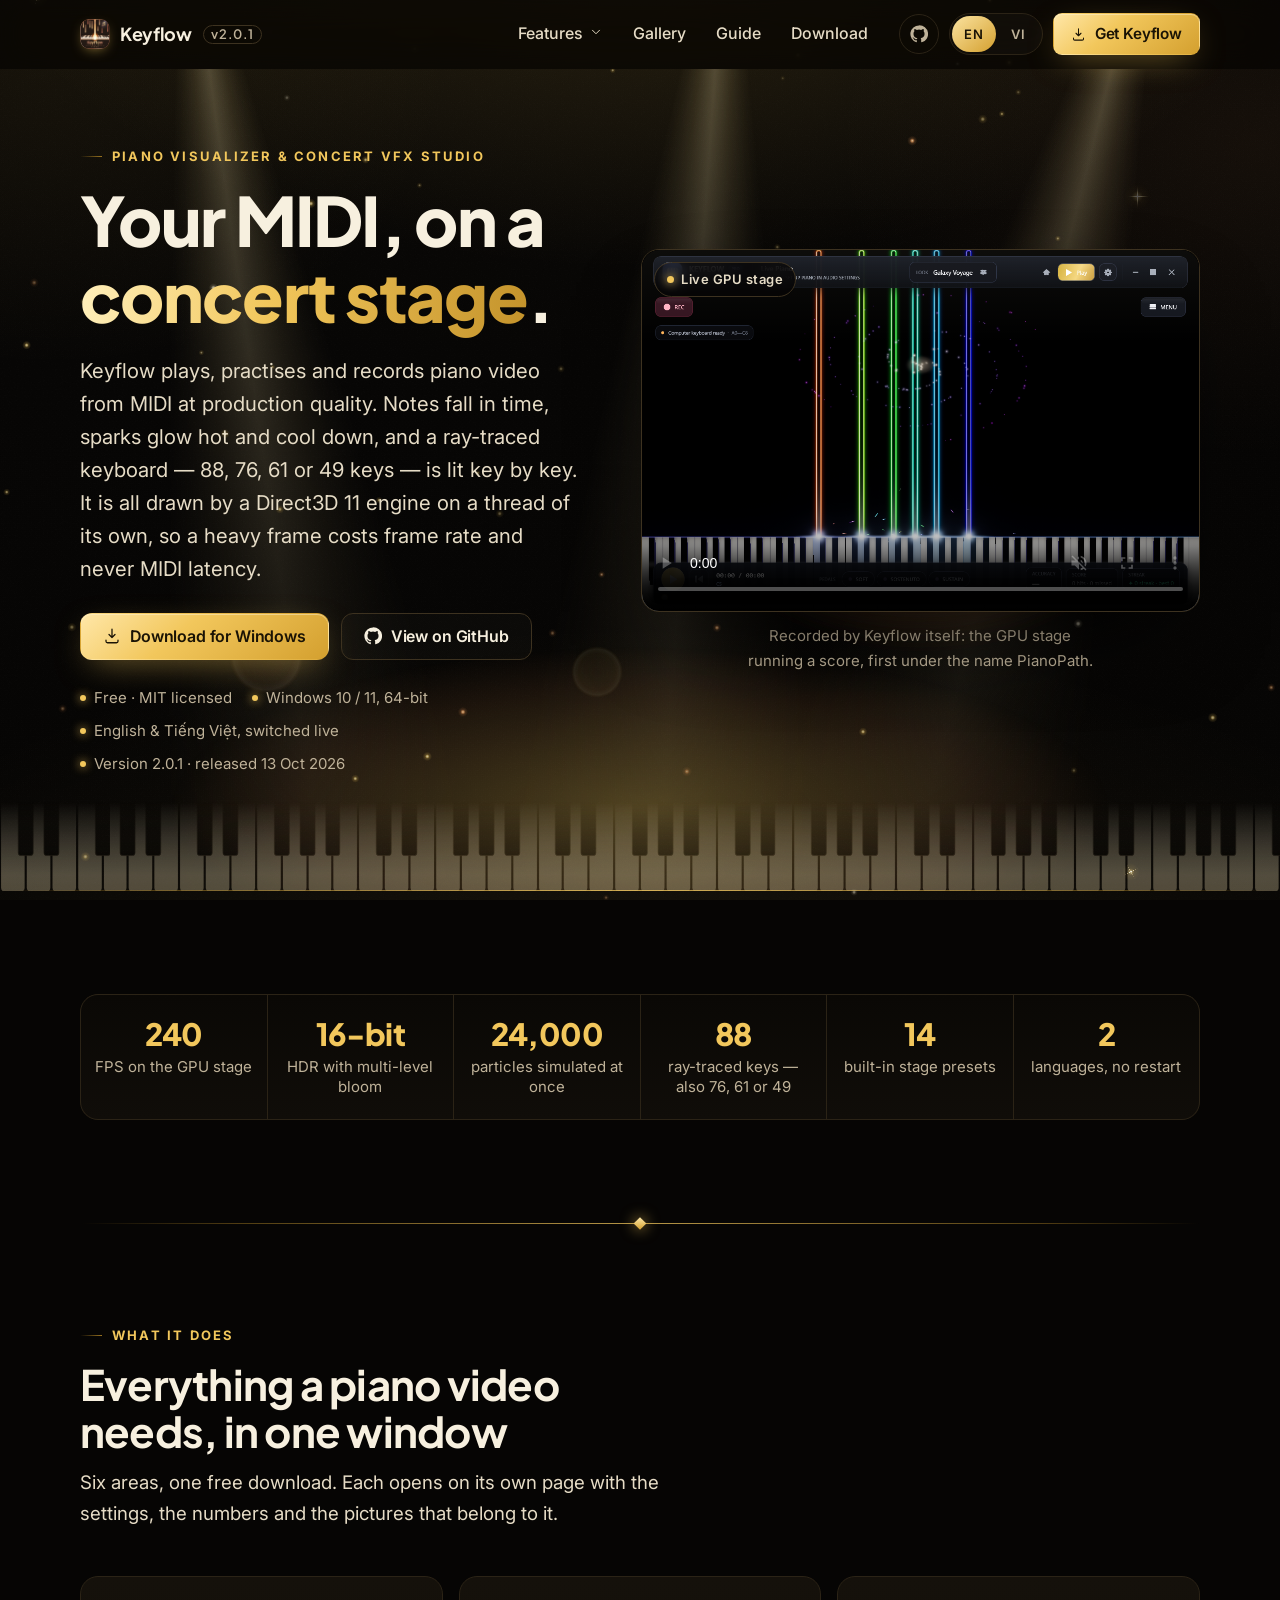
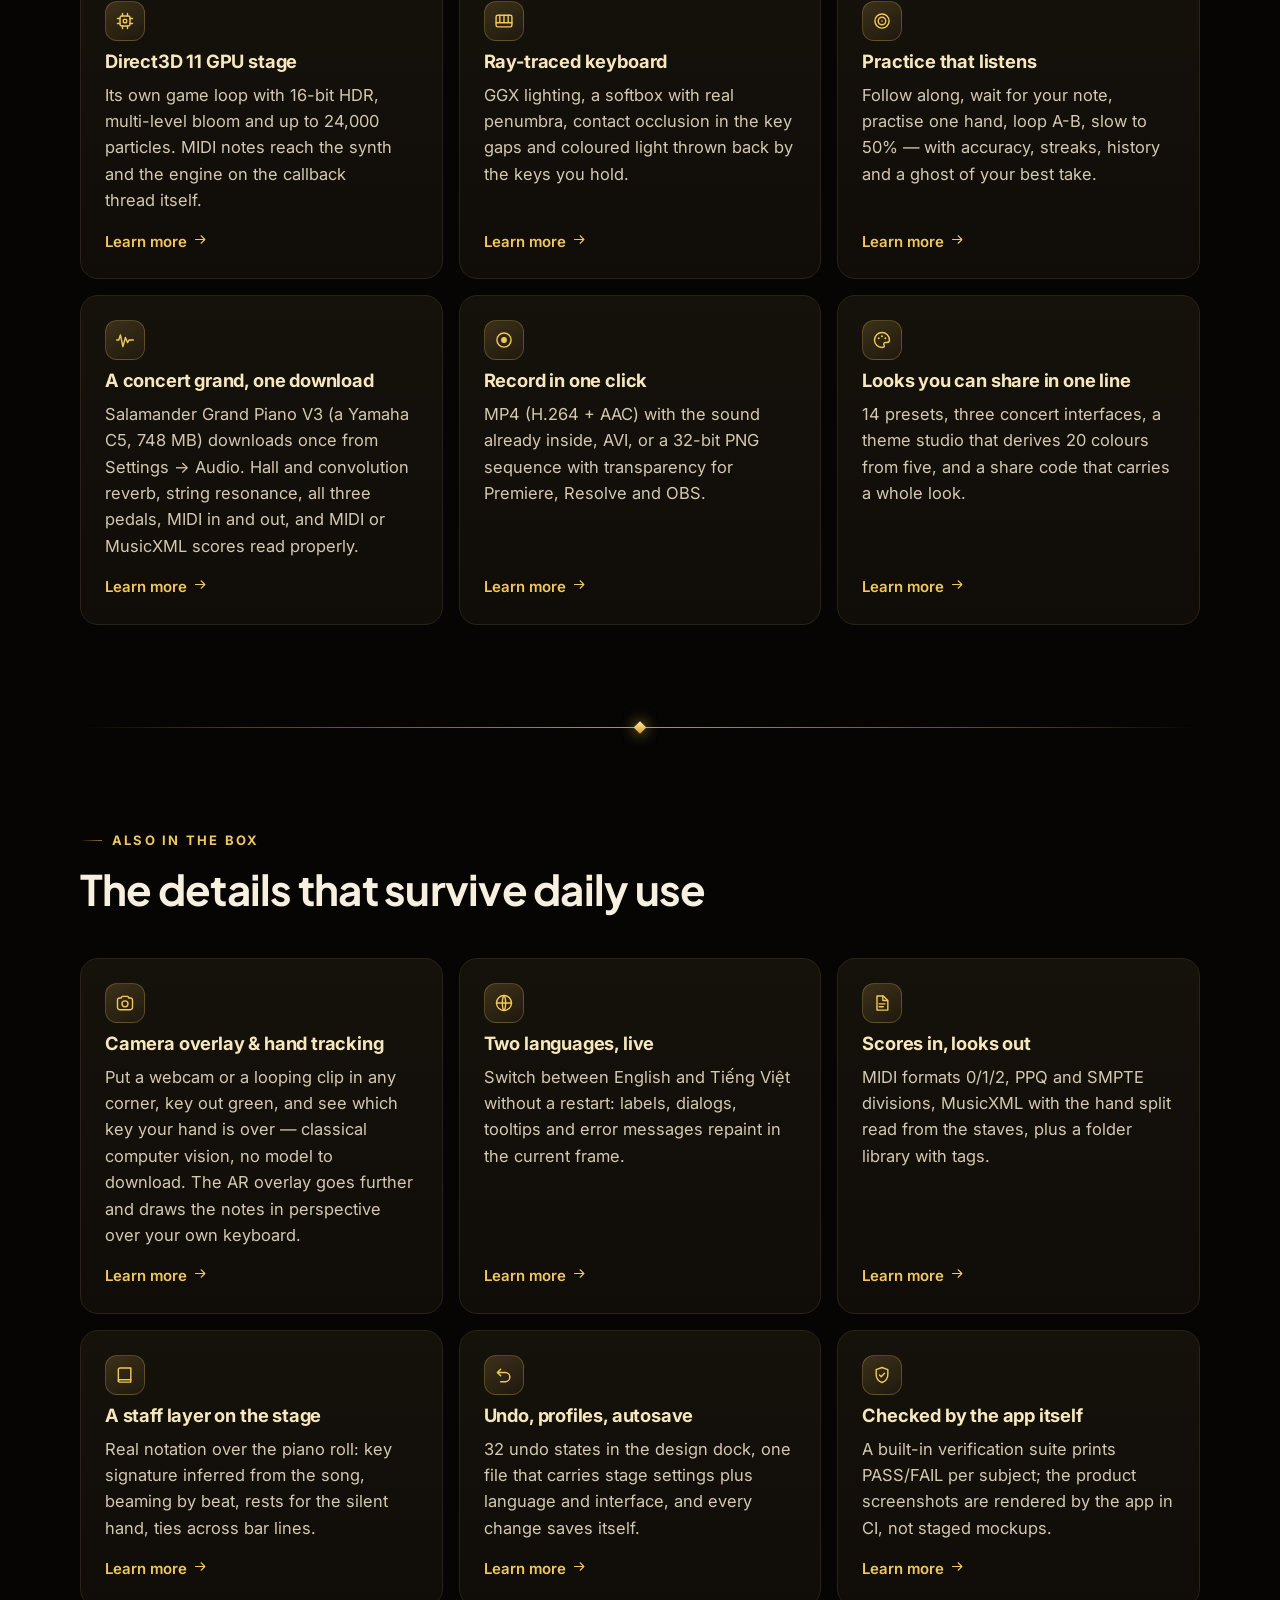
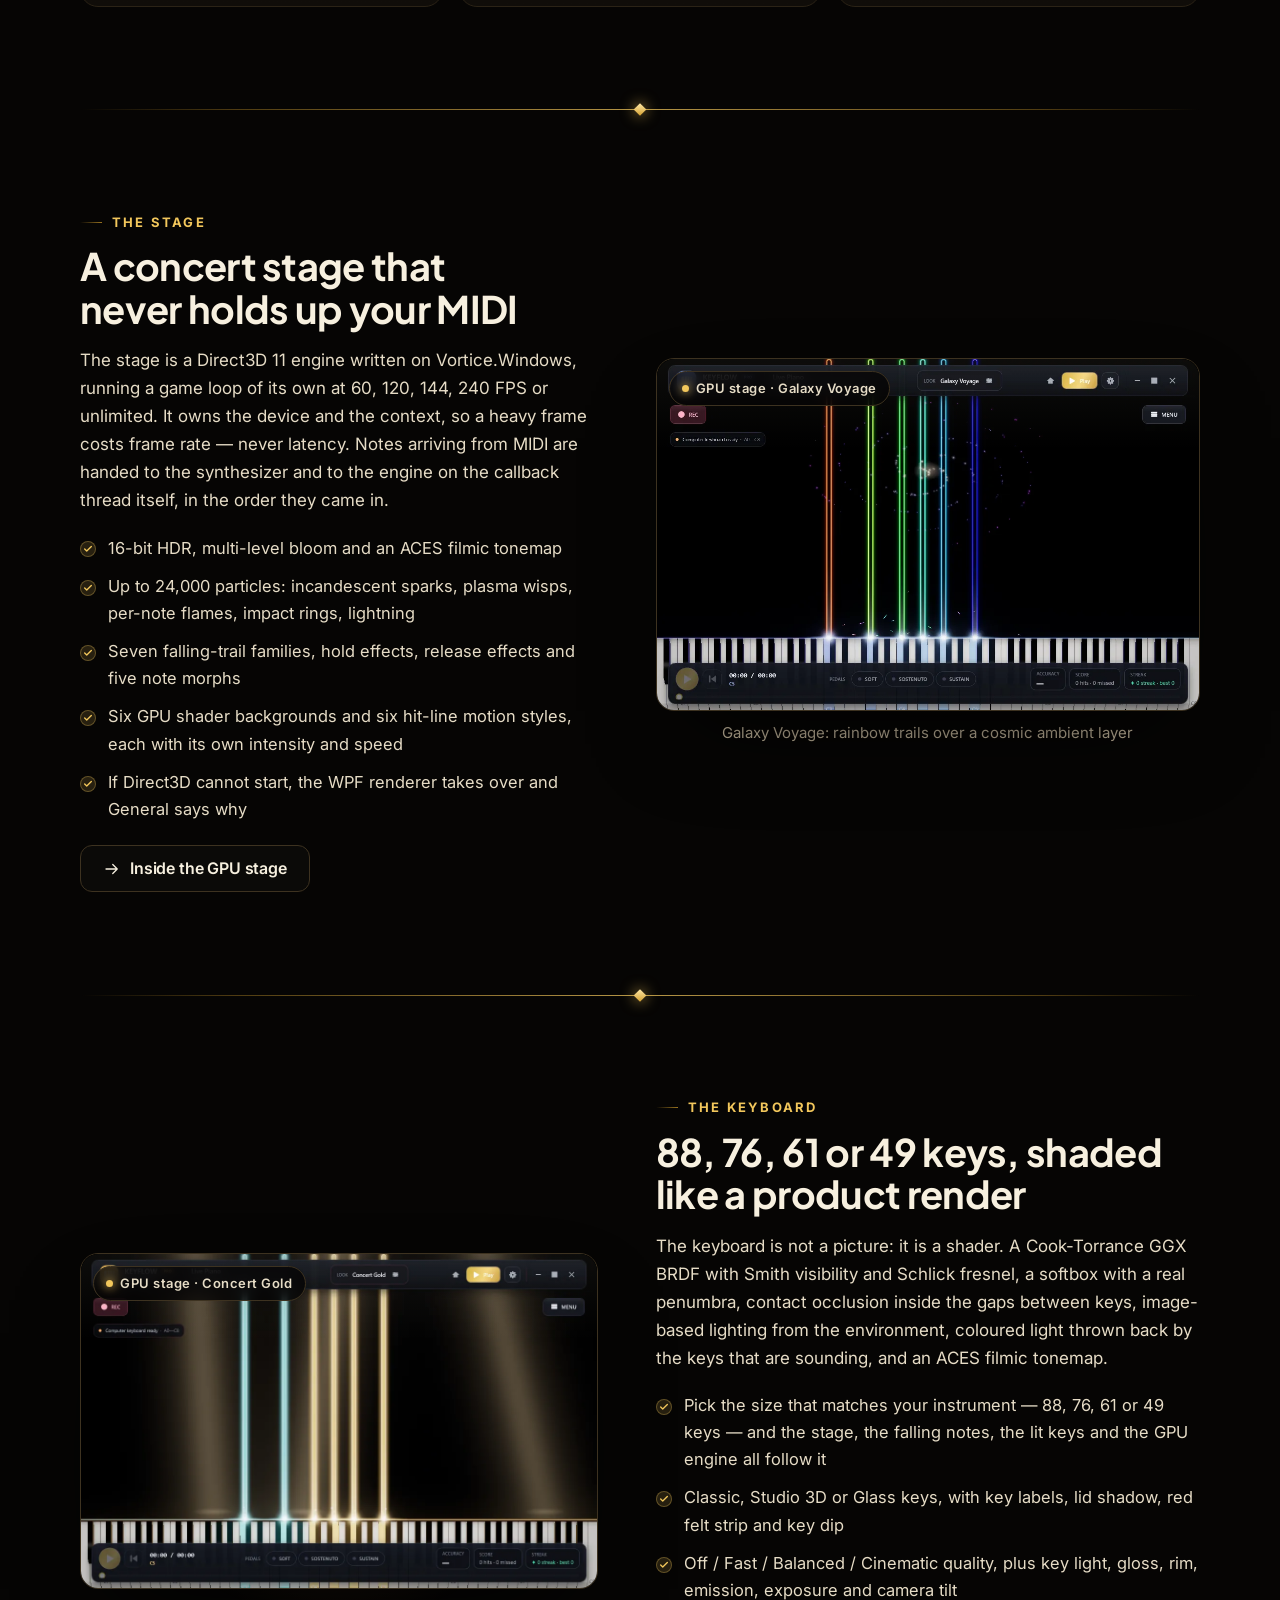
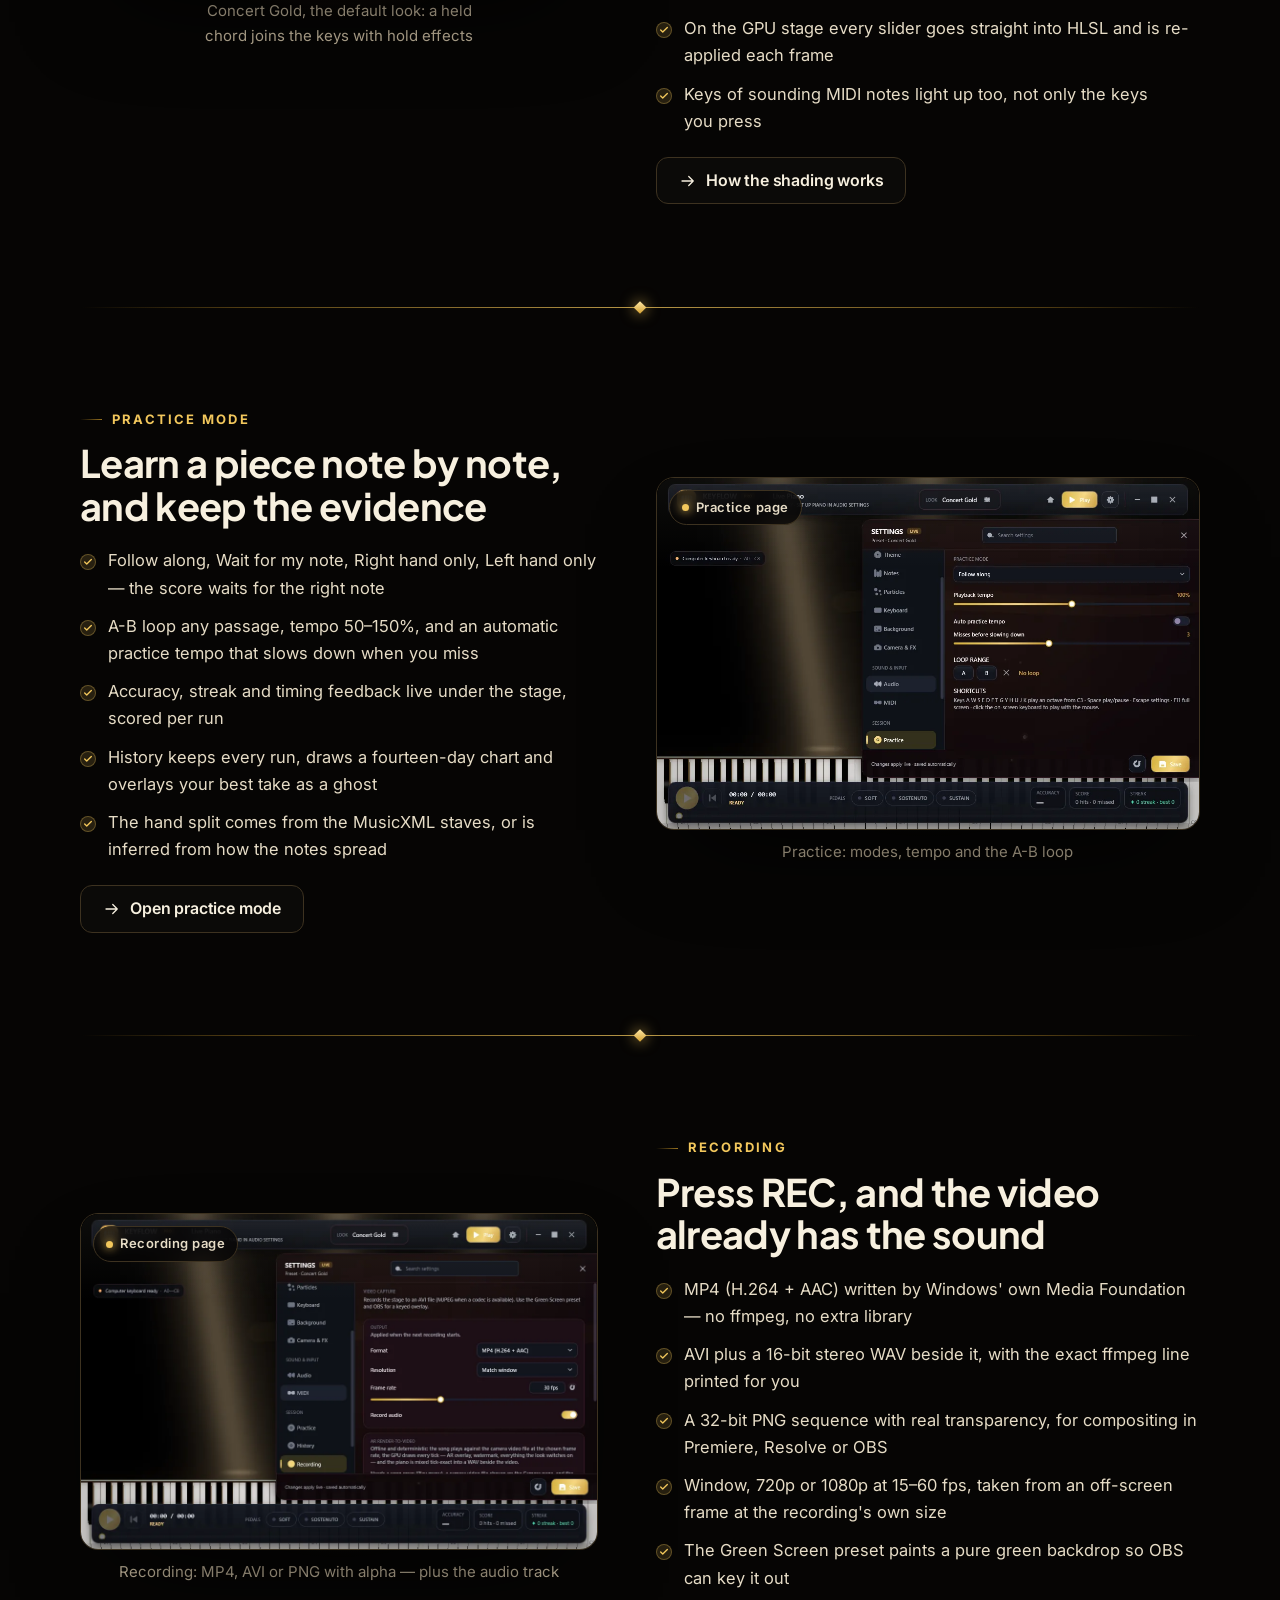
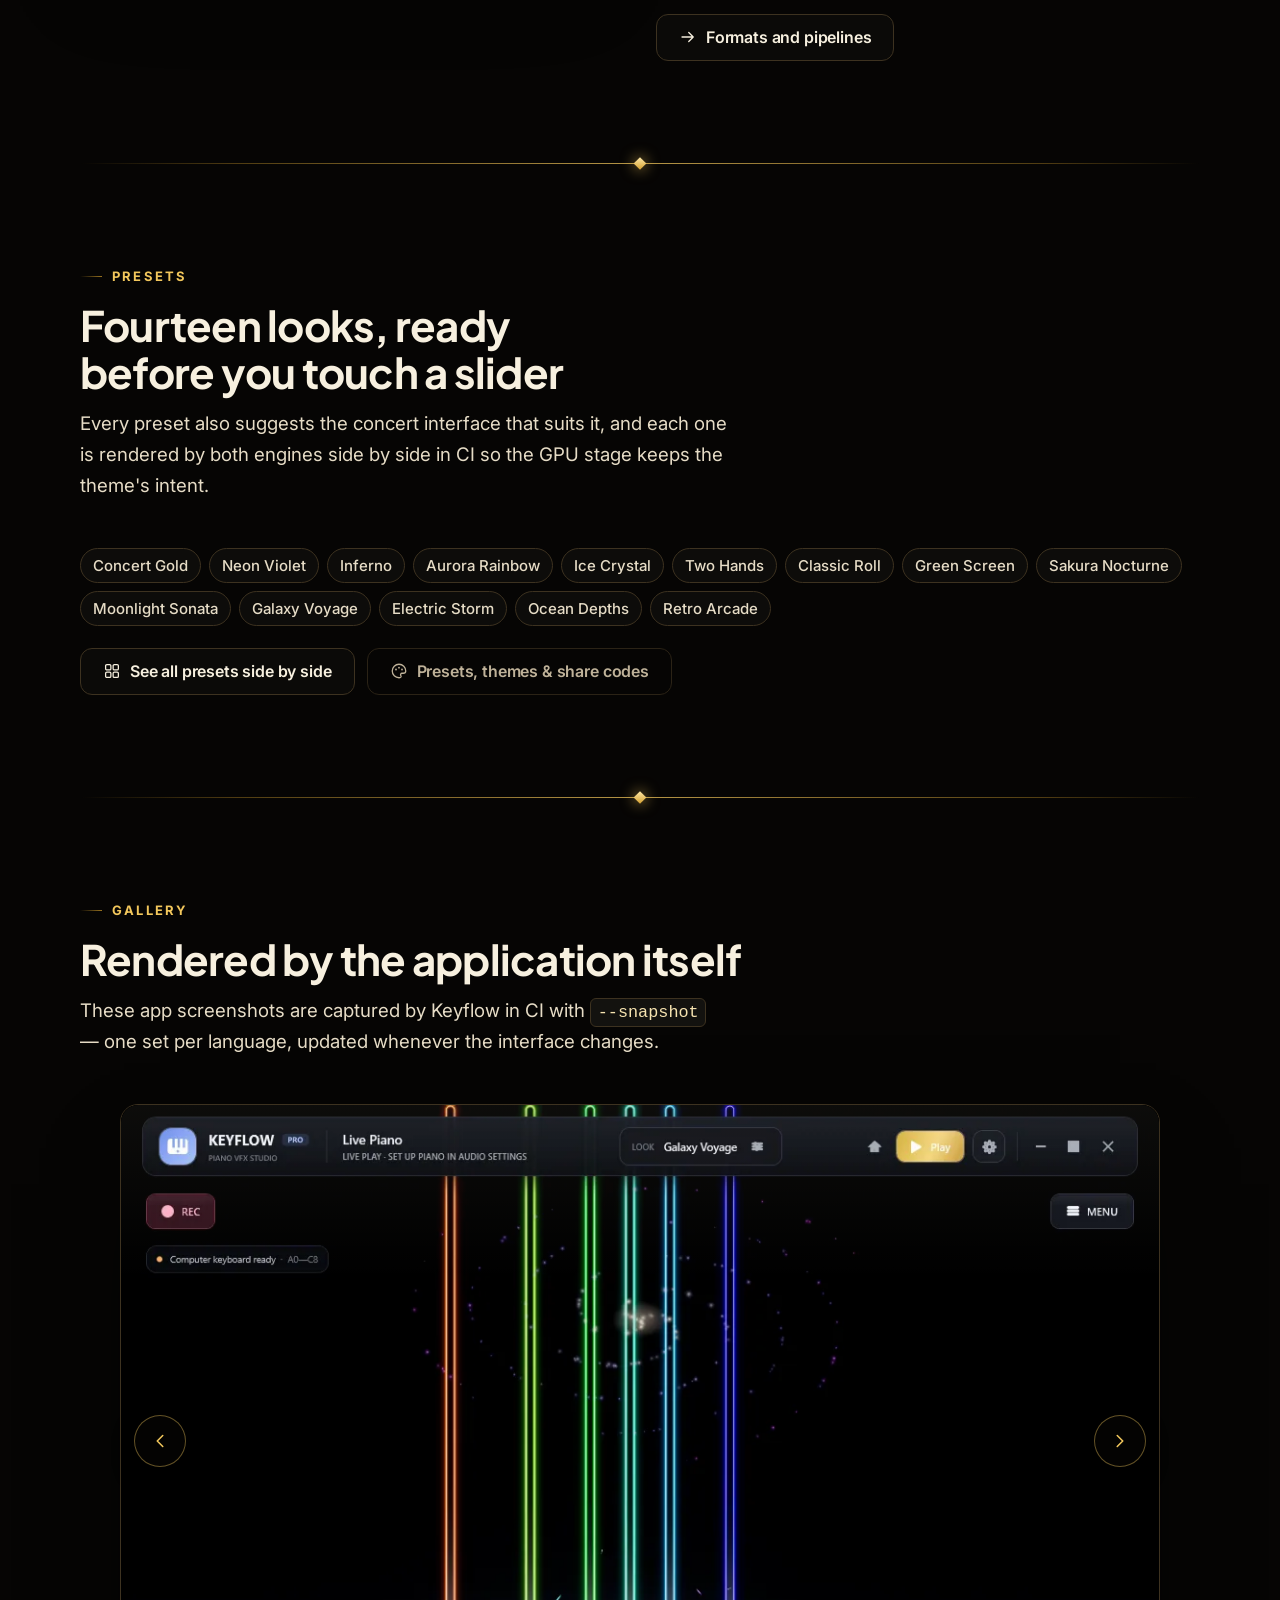
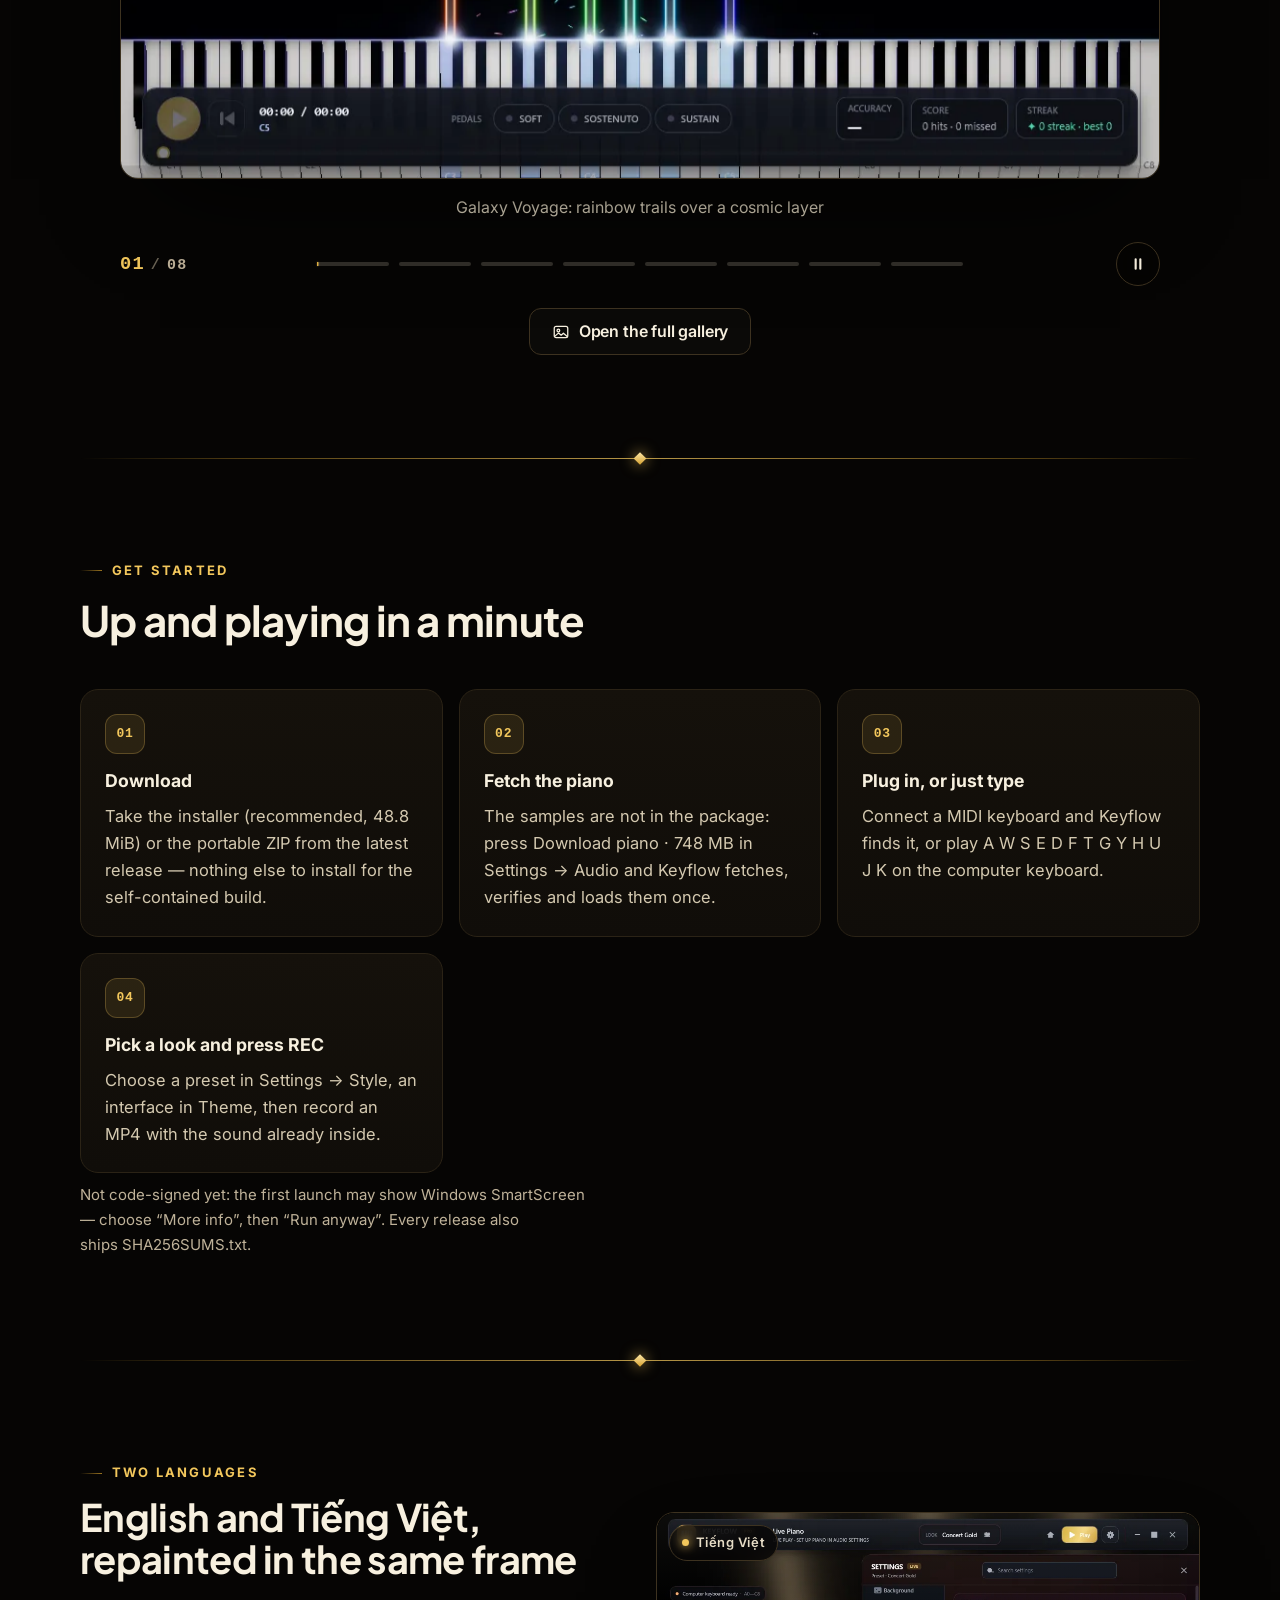
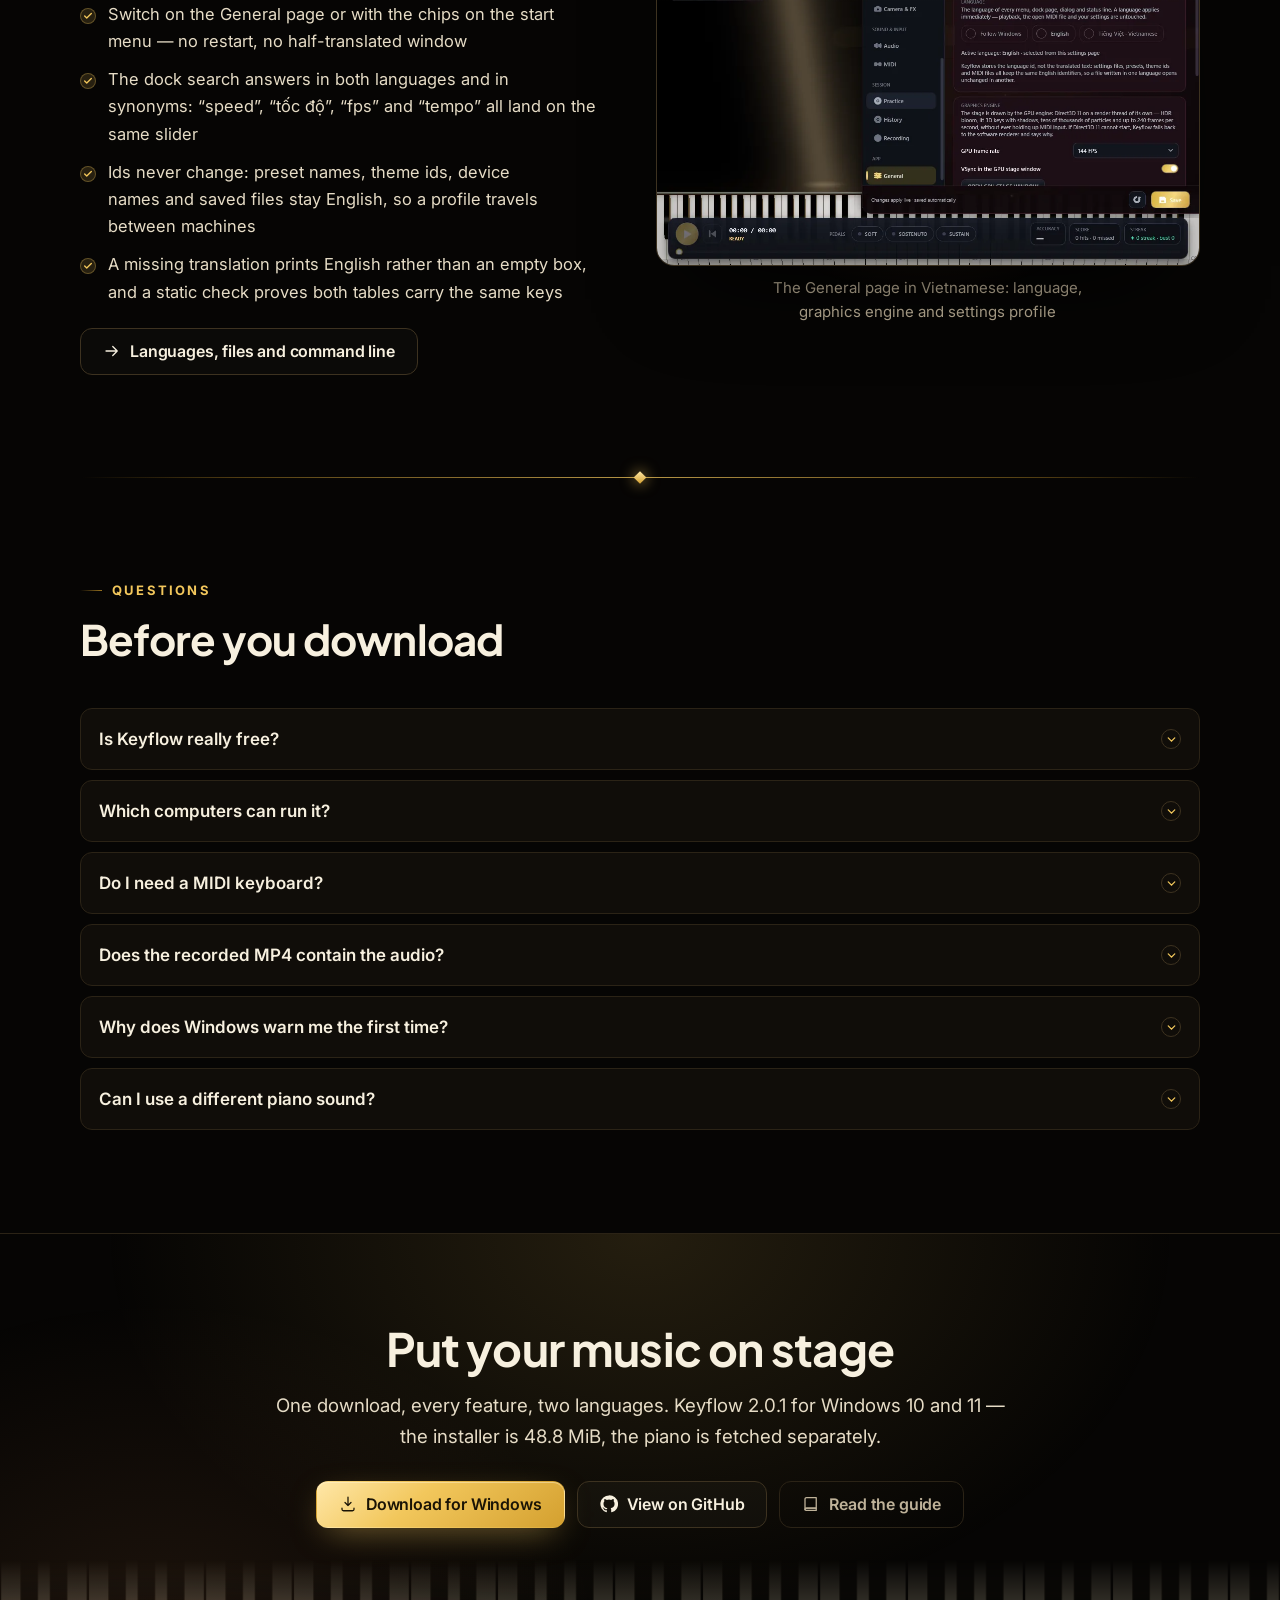
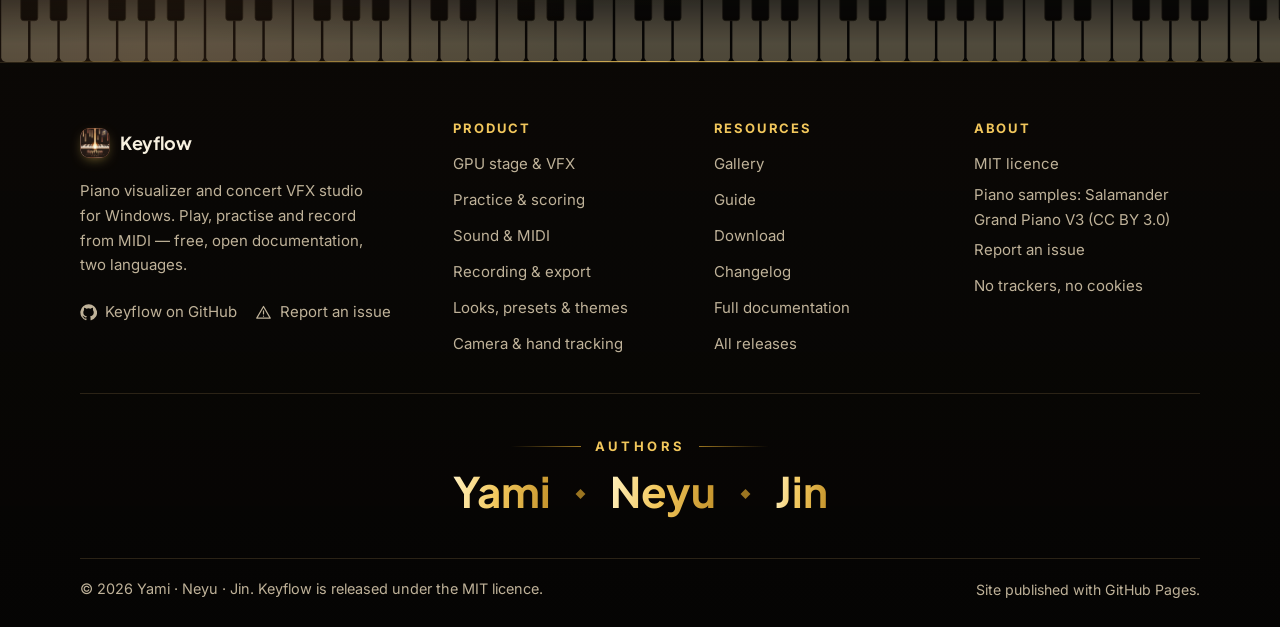
<file: index.html>
<!doctype html>
<html lang="en" data-root="">
<head>
<meta charset="utf-8">
<meta name="viewport" content="width=device-width, initial-scale=1">
<title data-i18n="ui.title">Keyflow · Piano Visualizer &amp; Concert VFX Studio for Windows</title>
<meta name="description" content="Keyflow turns MIDI into concert-grade piano performances and videos: a Direct3D 11 GPU stage, a ray-traced keyboard in 88, 76, 61 or 49 keys, an AR camera overlay, practice modes and one-click MP4 recording. Free for Windows 10 and 11, in English and Tiếng Việt." data-i18n-attr="content=ui.description">
<meta name="author" content="Yami, Neyu, Jin">
<meta name="copyright" content="© 2026 Yami, Neyu, Jin">
<link rel="canonical" href="https://ymkeyflow.online/">
<meta property="og:type" content="website">
<meta property="og:site_name" content="Keyflow">
<meta property="og:title" content="Keyflow · Piano Visualizer &amp; Concert VFX Studio for Windows" data-i18n-attr="content=ui.title">
<meta property="og:description" content="Keyflow turns MIDI into concert-grade piano performances and videos: a Direct3D 11 GPU stage, a ray-traced keyboard in 88, 76, 61 or 49 keys, an AR camera overlay, practice modes and one-click MP4 recording. Free for Windows 10 and 11, in English and Tiếng Việt." data-i18n-attr="content=ui.description">
<meta property="og:url" content="https://ymkeyflow.online/">
<meta property="og:image" content="https://ymkeyflow.online/previews/en/stage-gpu-galaxy.png">
<meta property="og:locale" content="en_US">
<meta property="og:locale:alternate" content="vi_VN">
<meta name="twitter:card" content="summary_large_image">
<meta name="twitter:title" content="Keyflow · Piano Visualizer &amp; Concert VFX Studio for Windows" data-i18n-attr="content=ui.title">
<meta name="twitter:description" content="Keyflow turns MIDI into concert-grade piano performances and videos: a Direct3D 11 GPU stage, a ray-traced keyboard in 88, 76, 61 or 49 keys, an AR camera overlay, practice modes and one-click MP4 recording. Free for Windows 10 and 11, in English and Tiếng Việt." data-i18n-attr="content=ui.description">
<meta name="theme-color" content="#060504">
<meta name="color-scheme" content="dark">
<link rel="icon" href="logo.png" type="image/png">
<link rel="apple-touch-icon" href="logo.png">
<link rel="preconnect" href="https://fonts.googleapis.com">
<link rel="preconnect" href="https://fonts.gstatic.com" crossorigin>
<link href="https://fonts.googleapis.com/css2?family=Inter:wght@400;500;600;700&family=Plus+Jakarta+Sans:wght@600;700;800&display=swap" rel="stylesheet">
<link rel="stylesheet" href="style.css">
<script>/* Choose the language before the first paint; a timer lifts the veil if
        the dictionaries or site.js never arrive. */
(function () {
  try {
    var s = localStorage.getItem("keyflow-site-lang");
    var q = new URLSearchParams(location.search).get("lang");
    var want = q || s || ((navigator.language || "").toLowerCase().indexOf("vi") === 0 ? "vi" : "en");
    if (want === "vi") {
      document.documentElement.lang = "vi";
      document.documentElement.setAttribute("data-lang-pref", "vi");
      setTimeout(function () { document.documentElement.removeAttribute("data-lang-pref"); }, 2500);
    }
  } catch (e) { /* private mode */ }
})();</script>
<script defer src="i18n/vi/ui.js"></script>
<script defer src="i18n/vi/home.js"></script>
<script defer src="site.js"></script>
<script defer src="stardust.js"></script>
<script type="application/ld+json">{
 "@context": "https://schema.org",
 "@type": "SoftwareApplication",
 "name": "Keyflow",
 "alternateName": "Keyflow · Piano Performance & Concert VFX Studio",
 "applicationCategory": "MultimediaApplication",
 "applicationSubCategory": "Piano visualization, practice and video production",
 "operatingSystem": "Windows 10 (22H2) or Windows 11, 64-bit",
 "softwareVersion": "2.0.1",
 "datePublished": "2026-10-13T10:42:59Z",
 "inLanguage": [
  "en",
  "vi"
 ],
 "isAccessibleForFree": true,
 "license": "https://github.com/lxmtuu/KeyFlow/blob/main/LICENSE",
 "downloadUrl": "https://github.com/lxmtuu/KeyFlow/releases/download/v2.0.1/Keyflow-Setup-2.0.1.exe",
 "softwareRequirements": "Windows 10 (22H2) or Windows 11, 64-bit; Direct3D 11 GPU (feature level 11_0, shader model 5.0); about 748 MB free for the piano samples",
 "screenshot": "https://ymkeyflow.online/previews/en/stage-gpu-galaxy.png",
 "author": [
  {
   "@type": "Person",
   "name": "Yami"
  },
  {
   "@type": "Person",
   "name": "Neyu"
  },
  {
   "@type": "Person",
   "name": "Jin"
  }
 ],
 "copyrightHolder": [
  {
   "@type": "Person",
   "name": "Yami"
  },
  {
   "@type": "Person",
   "name": "Neyu"
  },
  {
   "@type": "Person",
   "name": "Jin"
  }
 ],
 "copyrightYear": 2026,
 "featureList": [
  "Direct3D 11 GPU stage with 16-bit HDR and multi-level bloom",
  "Ray-traced keyboard in 88, 76, 61 or 49 keys (GGX, softbox penumbra, ACES tonemap)",
  "Practice modes: follow along, wait for my note, one hand, A-B loop",
  "Recording to MP4 (H.264 + AAC), AVI or 32-bit PNG sequence with alpha",
  "MIDI and MusicXML import; Salamander Grand Piano V3 downloaded on request",
  "Hall, convolution and impulse-response reverb, continuous damper, string resonance",
  "14 stage presets, three concert themes and a user theme studio",
  "Share a whole look as one KEYFLOW-LOOK-2 line of text",
  "Webcam overlay with green key, classical hand tracking and an AR overlay calibrated to the real keys",
  "English and Tiếng Việt, switched live without a restart"
 ],
 "url": "https://ymkeyflow.online/"
}</script>
</head>
<body>

<a class="skip" href="#main" data-i18n="ui.skip">Skip to content</a>
<div class="progress" aria-hidden="true"></div>
<header class="nav">
  <div class="nav-in">
    <a class="brand" href="index.html">
      <img src="logo.png" width="30" height="30" alt="" decoding="async">
      <span>Keyflow</span><span class="ver">v<span data-release-tag>2.0.1</span></span>
    </a>
    <nav class="nav-links" aria-label="Main navigation" data-i18n-attr="aria-label=ui.nav.label">
      <div class="has-menu">
        <button type="button" class="menu-btn" aria-haspopup="true"><span data-i18n="ui.nav.features">Features</span>
          <span class="caret"><svg viewBox="0 0 24 24" width="14" height="14" aria-hidden="true" focusable="false" fill="none" stroke="currentColor" stroke-width="1.7" stroke-linecap="round" stroke-linejoin="round"><path d="m6 9 6 6 6-6"/></svg></span></button>
        <div class="menu">
          <div class="menu-grid"><a class="menu-item" href="features/stage.html"><span class="ico"><svg viewBox="0 0 24 24" width="18" height="18" aria-hidden="true" focusable="false" fill="none" stroke="currentColor" stroke-width="1.7" stroke-linecap="round" stroke-linejoin="round"><path d="M9 3v3M15 3v3M9 18v3M15 18v3M3 9h3M3 15h3M18 9h3M18 15h3"/><rect x="6" y="6" width="12" height="12" rx="2"/><rect x="10" y="10" width="4" height="4" rx="1"/></svg></span><span><b data-i18n="feature.stage">GPU stage & VFX</b><span data-i18n="feature.stage.d">Direct3D 11 render loop, HDR bloom, 24,000 particles, ray-traced keys</span></span></a><a class="menu-item" href="features/practice.html"><span class="ico"><svg viewBox="0 0 24 24" width="18" height="18" aria-hidden="true" focusable="false" fill="none" stroke="currentColor" stroke-width="1.7" stroke-linecap="round" stroke-linejoin="round"><circle cx="12" cy="12" r="8.5"/><circle cx="12" cy="12" r="4.5"/><circle cx="12" cy="12" r="1" fill="currentColor" stroke="none"/></svg></span><span><b data-i18n="feature.practice">Practice & scoring</b><span data-i18n="feature.practice.d">Wait-for-note, one hand, A-B loop, history, ghost and staff layer</span></span></a><a class="menu-item" href="features/sound.html"><span class="ico"><svg viewBox="0 0 24 24" width="18" height="18" aria-hidden="true" focusable="false" fill="none" stroke="currentColor" stroke-width="1.7" stroke-linecap="round" stroke-linejoin="round"><path d="M2 12h2.5l2-6 3 14 3-11 2.5 6 2-3H22"/></svg></span><span><b data-i18n="feature.sound">Sound & MIDI</b><span data-i18n="feature.sound.d">Salamander Grand Piano V3 (one-time download), hall and convolution reverb, three pedals, MIDI in and out</span></span></a><a class="menu-item" href="features/recording.html"><span class="ico"><svg viewBox="0 0 24 24" width="18" height="18" aria-hidden="true" focusable="false" fill="none" stroke="currentColor" stroke-width="1.7" stroke-linecap="round" stroke-linejoin="round"><circle cx="12" cy="12" r="8.5"/><circle cx="12" cy="12" r="3.5" fill="currentColor" stroke="none"/></svg></span><span><b data-i18n="feature.recording">Recording & export</b><span data-i18n="feature.recording.d">MP4 with the sound inside, AVI, or 32-bit PNG with transparency</span></span></a><a class="menu-item" href="features/design.html"><span class="ico"><svg viewBox="0 0 24 24" width="18" height="18" aria-hidden="true" focusable="false" fill="none" stroke="currentColor" stroke-width="1.7" stroke-linecap="round" stroke-linejoin="round"><path d="M12 21a9 9 0 1 1 9-9c0 2-1.6 3-3.4 3H16a2 2 0 0 0-1.4 3.4c.5.6.2 1.6-.6 2A8.9 8.9 0 0 1 12 21Z"/><circle cx="8" cy="10" r="1.2" fill="currentColor" stroke="none"/><circle cx="12" cy="7.5" r="1.2" fill="currentColor" stroke="none"/><circle cx="16" cy="10" r="1.2" fill="currentColor" stroke="none"/></svg></span><span><b data-i18n="feature.design">Looks, presets & themes</b><span data-i18n="feature.design.d">14 built-in presets, three concert themes, a theme studio and one-line share codes</span></span></a><a class="menu-item" href="features/camera.html"><span class="ico"><svg viewBox="0 0 24 24" width="18" height="18" aria-hidden="true" focusable="false" fill="none" stroke="currentColor" stroke-width="1.7" stroke-linecap="round" stroke-linejoin="round"><path d="M3 8.5A2.5 2.5 0 0 1 5.5 6h1.8l1.3-2h6.8l1.3 2h1.8A2.5 2.5 0 0 1 21 8.5v9A2.5 2.5 0 0 1 18.5 20h-13A2.5 2.5 0 0 1 3 17.5v-9Z"/><circle cx="12" cy="13" r="3.6"/></svg></span><span><b data-i18n="feature.camera">Camera & hand tracking</b><span data-i18n="feature.camera.d">Webcam overlay with green key, classical hand tracking, and an AR overlay on the real keys</span></span></a></div>
          <div class="menu-foot"><span data-i18n="ui.menu.foot">Every feature ships in the same free download — English and Tiếng Việt included.</span>
            <a class="link-more" href="index.html#features"><span data-i18n="ui.allfeatures">All features</span>
              <span class="arw"><svg viewBox="0 0 24 24" width="15" height="15" aria-hidden="true" focusable="false" fill="none" stroke="currentColor" stroke-width="1.7" stroke-linecap="round" stroke-linejoin="round"><path d="M4 12h15m0 0-6-6m6 6-6 6"/></svg></span></a></div>
        </div>
      </div>
      <a href="gallery.html" data-i18n="ui.nav.gallery">Gallery</a>
      <a href="guide.html" data-i18n="ui.nav.guide">Guide</a>
      <a href="download.html" data-i18n="ui.nav.download">Download</a>
    </nav>
    <div class="nav-tools">
      <a class="icon-link" href="https://github.com/lxmtuu/KeyFlow" target="_blank" rel="noopener" title="GitHub"
         data-i18n-attr="aria-label=ui.github" aria-label="Keyflow on GitHub"><svg viewBox="0 0 24 24" width="18" height="18" aria-hidden="true" focusable="false" fill="none" stroke="currentColor" stroke-width="1.7" stroke-linecap="round" stroke-linejoin="round"><path fill="currentColor" stroke="none" d="M12 .5a11.5 11.5 0 0 0-3.64 22.41c.58.1.79-.25.79-.56v-2c-3.2.7-3.88-1.37-3.88-1.37-.52-1.33-1.28-1.69-1.28-1.69-1.04-.71.08-.7.08-.7 1.15.08 1.76 1.19 1.76 1.19 1.03 1.76 2.69 1.25 3.35.96.1-.74.4-1.25.73-1.54-2.55-.29-5.24-1.28-5.24-5.69 0-1.26.45-2.28 1.19-3.09-.12-.29-.52-1.46.11-3.05 0 0 .97-.31 3.17 1.18a11 11 0 0 1 5.77 0c2.2-1.49 3.17-1.18 3.17-1.18.63 1.59.23 2.76.11 3.05.74.81 1.19 1.83 1.19 3.09 0 4.42-2.7 5.4-5.27 5.68.41.36.78 1.06.78 2.14v3.17c0 .31.21.67.8.56A11.5 11.5 0 0 0 12 .5Z"/></svg></a>
      <div class="lang" role="group" data-i18n-attr="aria-label=ui.lang" aria-label="Language">
        <button type="button" data-lang="en" aria-pressed="true">EN</button>
        <button type="button" data-lang="vi" aria-pressed="false">VI</button>
      </div>
      <a class="btn btn-gold btn-sm" href="download.html"><svg viewBox="0 0 24 24" width="15" height="15" aria-hidden="true" focusable="false" fill="none" stroke="currentColor" stroke-width="1.7" stroke-linecap="round" stroke-linejoin="round"><path d="M12 3v11m0 0 4-4m-4 4-4-4M4 17.5V19a2 2 0 0 0 2 2h12a2 2 0 0 0 2-2v-1.5"/></svg> <span data-i18n="ui.nav.cta">Get Keyflow</span></a>
      <button type="button" class="burger" data-i18n-attr="aria-label=ui.menu" aria-label="Menu"
              aria-controls="drawer"><svg viewBox="0 0 24 24" width="20" height="20" aria-hidden="true" focusable="false" fill="none" stroke="currentColor" stroke-width="1.7" stroke-linecap="round" stroke-linejoin="round"><path d="M3.5 6.5h17M3.5 12h17M3.5 17.5h17"/></svg></button>
    </div>
  </div>
</header>
<div class="drawer" id="drawer" role="dialog" aria-modal="true" aria-label="Site menu" data-i18n-attr="aria-label=ui.drawer.label"><div class="drawer-panel"><div class="drawer-top"><a class="brand" href="index.html"><img src="logo.png" width="28" height="28" alt=""><span>Keyflow</span></a><button type="button" class="drawer-close" data-i18n-attr="aria-label=ui.close" aria-label="Close"><svg viewBox="0 0 24 24" width="18" height="18" aria-hidden="true" focusable="false" fill="none" stroke="currentColor" stroke-width="1.7" stroke-linecap="round" stroke-linejoin="round"><path d="M18 6 6 18M6 6l12 12"/></svg></button></div><p class="dgroup" data-i18n="ui.nav.features">Features</p><a class="dlink dsub" href="features/stage.html" data-i18n="feature.stage">GPU stage & VFX</a><a class="dlink dsub" href="features/practice.html" data-i18n="feature.practice">Practice & scoring</a><a class="dlink dsub" href="features/sound.html" data-i18n="feature.sound">Sound & MIDI</a><a class="dlink dsub" href="features/recording.html" data-i18n="feature.recording">Recording & export</a><a class="dlink dsub" href="features/design.html" data-i18n="feature.design">Looks, presets & themes</a><a class="dlink dsub" href="features/camera.html" data-i18n="feature.camera">Camera & hand tracking</a><p class="dgroup" data-i18n="ui.drawer.pages">Pages</p><a class="dlink" href="index.html" aria-current="page" data-i18n="ui.home">Home</a><a class="dlink" href="gallery.html" data-i18n="ui.nav.gallery">Gallery</a><a class="dlink" href="guide.html" data-i18n="ui.nav.guide">Guide</a><a class="dlink" href="download.html" data-i18n="ui.nav.download">Download</a><div class="drawer-foot"><a class="btn btn-gold btn-block" href="download.html"><svg viewBox="0 0 24 24" width="17" height="17" aria-hidden="true" focusable="false" fill="none" stroke="currentColor" stroke-width="1.7" stroke-linecap="round" stroke-linejoin="round"><path d="M12 3v11m0 0 4-4m-4 4-4-4M4 17.5V19a2 2 0 0 0 2 2h12a2 2 0 0 0 2-2v-1.5"/></svg> <span data-i18n="ui.nav.download">Download</span></a><a class="btn btn-ghost btn-block" href="https://github.com/lxmtuu/KeyFlow" target="_blank" rel="noopener"><svg viewBox="0 0 24 24" width="17" height="17" aria-hidden="true" focusable="false" fill="none" stroke="currentColor" stroke-width="1.7" stroke-linecap="round" stroke-linejoin="round"><path fill="currentColor" stroke="none" d="M12 .5a11.5 11.5 0 0 0-3.64 22.41c.58.1.79-.25.79-.56v-2c-3.2.7-3.88-1.37-3.88-1.37-.52-1.33-1.28-1.69-1.28-1.69-1.04-.71.08-.7.08-.7 1.15.08 1.76 1.19 1.76 1.19 1.03 1.76 2.69 1.25 3.35.96.1-.74.4-1.25.73-1.54-2.55-.29-5.24-1.28-5.24-5.69 0-1.26.45-2.28 1.19-3.09-.12-.29-.52-1.46.11-3.05 0 0 .97-.31 3.17 1.18a11 11 0 0 1 5.77 0c2.2-1.49 3.17-1.18 3.17-1.18.63 1.59.23 2.76.11 3.05.74.81 1.19 1.83 1.19 3.09 0 4.42-2.7 5.4-5.27 5.68.41.36.78 1.06.78 2.14v3.17c0 .31.21.67.8.56A11.5 11.5 0 0 0 12 .5Z"/></svg> GitHub</a><div class="lang" role="group" style="justify-content:center" data-i18n-attr="aria-label=ui.lang" aria-label="Language"><button type="button" data-lang="en" aria-pressed="true">EN</button><button type="button" data-lang="vi" aria-pressed="false">VI</button></div></div></div></div>
<main id="main">
<section class="hero"><div class="stage-fx stage-fx-hero" aria-hidden="true"><i class="beam b1"></i><i class="beam b2"></i><i class="beam b3"></i><i class="floor"></i><i class="keys"></i></div><div class="container hero-in"><div class="hero-copy"><p class="eyebrow" data-i18n="home.19">Piano visualizer & concert VFX studio</p><h1 data-i18n="home.20">Your MIDI, on a <em class="gold-text">concert stage</em>.</h1><p class="lead" data-i18n="home.21">Keyflow plays, practises and records piano video from MIDI at production quality. Notes fall in time, sparks glow hot and cool down, and a ray-traced keyboard — 88, 76, 61 or 49 keys — is lit key by key. It is all drawn by a Direct3D 11 engine on a thread of its own, so a heavy frame costs frame rate and never MIDI latency.</p><div class="actions"><a class="btn btn-gold" href="download.html"><svg viewBox="0 0 24 24" width="18" height="18" aria-hidden="true" focusable="false" fill="none" stroke="currentColor" stroke-width="1.7" stroke-linecap="round" stroke-linejoin="round"><path d="M12 3v11m0 0 4-4m-4 4-4-4M4 17.5V19a2 2 0 0 0 2 2h12a2 2 0 0 0 2-2v-1.5"/></svg> <span data-i18n="home.22">Download for Windows</span></a><a class="btn btn-ghost" href="https://github.com/lxmtuu/KeyFlow" target="_blank" rel="noopener"><svg viewBox="0 0 24 24" width="18" height="18" aria-hidden="true" focusable="false" fill="none" stroke="currentColor" stroke-width="1.7" stroke-linecap="round" stroke-linejoin="round"><path fill="currentColor" stroke="none" d="M12 .5a11.5 11.5 0 0 0-3.64 22.41c.58.1.79-.25.79-.56v-2c-3.2.7-3.88-1.37-3.88-1.37-.52-1.33-1.28-1.69-1.28-1.69-1.04-.71.08-.7.08-.7 1.15.08 1.76 1.19 1.76 1.19 1.03 1.76 2.69 1.25 3.35.96.1-.74.4-1.25.73-1.54-2.55-.29-5.24-1.28-5.24-5.69 0-1.26.45-2.28 1.19-3.09-.12-.29-.52-1.46.11-3.05 0 0 .97-.31 3.17 1.18a11 11 0 0 1 5.77 0c2.2-1.49 3.17-1.18 3.17-1.18.63 1.59.23 2.76.11 3.05.74.81 1.19 1.83 1.19 3.09 0 4.42-2.7 5.4-5.27 5.68.41.36.78 1.06.78 2.14v3.17c0 .31.21.67.8.56A11.5 11.5 0 0 0 12 .5Z"/></svg> <span data-i18n="home.23">View on GitHub</span></a></div><ul class="facts"><li data-i18n="home.24">Free · MIT licensed</li><li data-i18n="home.25">Windows 10 / 11, 64-bit</li><li data-i18n="home.26">English & Tiếng Việt, switched live</li><li data-i18n="home.27">Version 2.0.1 · released 13 Oct 2026</li></ul></div><div class="hero-media"><figure class="hero-media" style="margin:0">
<div class="frame">
<span class="frame-badge"><span class="dot"></span><span data-i18n="home.2">Live GPU stage</span></span>
<video controls muted loop playsinline autoplay preload="metadata" width="1080" height="608" data-poster-shot="stage-gpu-galaxy"
       poster="previews/en/stage-gpu-galaxy.png"
       data-i18n-attr="aria-label=home.3" aria-label="Keyflow showcase: the GPU stage playing a score">
<source src="media/showcase.mp4" type="video/mp4">
</video>
</div>
<figcaption class="frame-cap" data-i18n="home.1">Recorded by Keyflow itself: the GPU stage running a score, first under the name PianoPath.</figcaption>
</figure></div></div></section>
<section class="section band"><div class="container"><div class="stats"><div class="stat"><b data-i18n="home.28" data-count="240">240</b><span data-i18n="home.29">FPS on the GPU stage</span></div><div class="stat"><b data-i18n="home.30">16-bit</b><span data-i18n="home.31">HDR with multi-level bloom</span></div><div class="stat"><b data-i18n="home.32">24,000</b><span data-i18n="home.33">particles simulated at once</span></div><div class="stat"><b data-i18n="home.34" data-count="88">88</b><span data-i18n="home.35">ray-traced keys — also 76, 61 or 49</span></div><div class="stat"><b data-i18n="home.36" data-count="14">14</b><span data-i18n="home.37">built-in stage presets</span></div><div class="stat"><b data-i18n="home.38" data-count="2">2</b><span data-i18n="home.39">languages, no restart</span></div></div></div></section>
<section id="features" class="section"><div class="container"><div class="section-head"><p class="eyebrow" data-i18n="home.52">What it does</p><h2 data-i18n="home.53">Everything a piano video needs, in one window</h2><p class="sub" data-i18n="home.54">Six areas, one free download. Each opens on its own page with the settings, the numbers and the pictures that belong to it.</p></div><div class="grid"><a class="card reveal" href="features/stage.html" style="--d:0ms"><span class="ico"><svg viewBox="0 0 24 24" width="20" height="20" aria-hidden="true" focusable="false" fill="none" stroke="currentColor" stroke-width="1.7" stroke-linecap="round" stroke-linejoin="round"><path d="M9 3v3M15 3v3M9 18v3M15 18v3M3 9h3M3 15h3M18 9h3M18 15h3"/><rect x="6" y="6" width="12" height="12" rx="2"/><rect x="10" y="10" width="4" height="4" rx="1"/></svg></span><h3 data-i18n="home.40">Direct3D 11 GPU stage</h3><p data-i18n="home.41">Its own game loop with 16-bit HDR, multi-level bloom and up to 24,000 particles. MIDI notes reach the synth and the engine on the callback thread itself.</p><span class="card-more"><span data-i18n="ui.learn">Learn more</span> <span class="arw"><svg viewBox="0 0 24 24" width="15" height="15" aria-hidden="true" focusable="false" fill="none" stroke="currentColor" stroke-width="1.7" stroke-linecap="round" stroke-linejoin="round"><path d="M4 12h15m0 0-6-6m6 6-6 6"/></svg></span></span></a><a class="card reveal" href="features/stage.html#keyboard" style="--d:70ms"><span class="ico"><svg viewBox="0 0 24 24" width="20" height="20" aria-hidden="true" focusable="false" fill="none" stroke="currentColor" stroke-width="1.7" stroke-linecap="round" stroke-linejoin="round"><rect x="2.5" y="5" width="19" height="14" rx="2"/><path d="M7 5v9M12 5v9M17 5v9M2.5 14h19"/></svg></span><h3 data-i18n="home.42">Ray-traced keyboard</h3><p data-i18n="home.43">GGX lighting, a softbox with real penumbra, contact occlusion in the key gaps and coloured light thrown back by the keys you hold.</p><span class="card-more"><span data-i18n="ui.learn">Learn more</span> <span class="arw"><svg viewBox="0 0 24 24" width="15" height="15" aria-hidden="true" focusable="false" fill="none" stroke="currentColor" stroke-width="1.7" stroke-linecap="round" stroke-linejoin="round"><path d="M4 12h15m0 0-6-6m6 6-6 6"/></svg></span></span></a><a class="card reveal" href="features/practice.html" style="--d:140ms"><span class="ico"><svg viewBox="0 0 24 24" width="20" height="20" aria-hidden="true" focusable="false" fill="none" stroke="currentColor" stroke-width="1.7" stroke-linecap="round" stroke-linejoin="round"><circle cx="12" cy="12" r="8.5"/><circle cx="12" cy="12" r="4.5"/><circle cx="12" cy="12" r="1" fill="currentColor" stroke="none"/></svg></span><h3 data-i18n="home.44">Practice that listens</h3><p data-i18n="home.45">Follow along, wait for your note, practise one hand, loop A-B, slow to 50% — with accuracy, streaks, history and a ghost of your best take.</p><span class="card-more"><span data-i18n="ui.learn">Learn more</span> <span class="arw"><svg viewBox="0 0 24 24" width="15" height="15" aria-hidden="true" focusable="false" fill="none" stroke="currentColor" stroke-width="1.7" stroke-linecap="round" stroke-linejoin="round"><path d="M4 12h15m0 0-6-6m6 6-6 6"/></svg></span></span></a><a class="card reveal" href="features/sound.html" style="--d:0ms"><span class="ico"><svg viewBox="0 0 24 24" width="20" height="20" aria-hidden="true" focusable="false" fill="none" stroke="currentColor" stroke-width="1.7" stroke-linecap="round" stroke-linejoin="round"><path d="M2 12h2.5l2-6 3 14 3-11 2.5 6 2-3H22"/></svg></span><h3 data-i18n="home.46">A concert grand, one download</h3><p data-i18n="home.47">Salamander Grand Piano V3 (a Yamaha C5, 748 MB) downloads once from Settings → Audio. Hall and convolution reverb, string resonance, all three pedals, MIDI in and out, and MIDI or MusicXML scores read properly.</p><span class="card-more"><span data-i18n="ui.learn">Learn more</span> <span class="arw"><svg viewBox="0 0 24 24" width="15" height="15" aria-hidden="true" focusable="false" fill="none" stroke="currentColor" stroke-width="1.7" stroke-linecap="round" stroke-linejoin="round"><path d="M4 12h15m0 0-6-6m6 6-6 6"/></svg></span></span></a><a class="card reveal" href="features/recording.html" style="--d:70ms"><span class="ico"><svg viewBox="0 0 24 24" width="20" height="20" aria-hidden="true" focusable="false" fill="none" stroke="currentColor" stroke-width="1.7" stroke-linecap="round" stroke-linejoin="round"><circle cx="12" cy="12" r="8.5"/><circle cx="12" cy="12" r="3.5" fill="currentColor" stroke="none"/></svg></span><h3 data-i18n="home.48">Record in one click</h3><p data-i18n="home.49">MP4 (H.264 + AAC) with the sound already inside, AVI, or a 32-bit PNG sequence with transparency for Premiere, Resolve and OBS.</p><span class="card-more"><span data-i18n="ui.learn">Learn more</span> <span class="arw"><svg viewBox="0 0 24 24" width="15" height="15" aria-hidden="true" focusable="false" fill="none" stroke="currentColor" stroke-width="1.7" stroke-linecap="round" stroke-linejoin="round"><path d="M4 12h15m0 0-6-6m6 6-6 6"/></svg></span></span></a><a class="card reveal" href="features/design.html" style="--d:140ms"><span class="ico"><svg viewBox="0 0 24 24" width="20" height="20" aria-hidden="true" focusable="false" fill="none" stroke="currentColor" stroke-width="1.7" stroke-linecap="round" stroke-linejoin="round"><path d="M12 21a9 9 0 1 1 9-9c0 2-1.6 3-3.4 3H16a2 2 0 0 0-1.4 3.4c.5.6.2 1.6-.6 2A8.9 8.9 0 0 1 12 21Z"/><circle cx="8" cy="10" r="1.2" fill="currentColor" stroke="none"/><circle cx="12" cy="7.5" r="1.2" fill="currentColor" stroke="none"/><circle cx="16" cy="10" r="1.2" fill="currentColor" stroke="none"/></svg></span><h3 data-i18n="home.50">Looks you can share in one line</h3><p data-i18n="home.51">14 presets, three concert interfaces, a theme studio that derives 20 colours from five, and a share code that carries a whole look.</p><span class="card-more"><span data-i18n="ui.learn">Learn more</span> <span class="arw"><svg viewBox="0 0 24 24" width="15" height="15" aria-hidden="true" focusable="false" fill="none" stroke="currentColor" stroke-width="1.7" stroke-linecap="round" stroke-linejoin="round"><path d="M4 12h15m0 0-6-6m6 6-6 6"/></svg></span></span></a></div></div></section>
<section class="section"><div class="container"><div class="section-head"><p class="eyebrow" data-i18n="home.67">Also in the box</p><h2 data-i18n="home.68">The details that survive daily use</h2></div><div class="grid"><a class="card reveal" href="features/camera.html" style="--d:0ms"><span class="ico"><svg viewBox="0 0 24 24" width="20" height="20" aria-hidden="true" focusable="false" fill="none" stroke="currentColor" stroke-width="1.7" stroke-linecap="round" stroke-linejoin="round"><path d="M3 8.5A2.5 2.5 0 0 1 5.5 6h1.8l1.3-2h6.8l1.3 2h1.8A2.5 2.5 0 0 1 21 8.5v9A2.5 2.5 0 0 1 18.5 20h-13A2.5 2.5 0 0 1 3 17.5v-9Z"/><circle cx="12" cy="13" r="3.6"/></svg></span><h3 data-i18n="home.55">Camera overlay & hand tracking</h3><p data-i18n="home.56">Put a webcam or a looping clip in any corner, key out green, and see which key your hand is over — classical computer vision, no model to download. The AR overlay goes further and draws the notes in perspective over your own keyboard.</p><span class="card-more"><span data-i18n="ui.learn">Learn more</span> <span class="arw"><svg viewBox="0 0 24 24" width="15" height="15" aria-hidden="true" focusable="false" fill="none" stroke="currentColor" stroke-width="1.7" stroke-linecap="round" stroke-linejoin="round"><path d="M4 12h15m0 0-6-6m6 6-6 6"/></svg></span></span></a><a class="card reveal" href="guide.html#languages" style="--d:70ms"><span class="ico"><svg viewBox="0 0 24 24" width="20" height="20" aria-hidden="true" focusable="false" fill="none" stroke="currentColor" stroke-width="1.7" stroke-linecap="round" stroke-linejoin="round"><circle cx="12" cy="12" r="9"/><path d="M3 12h18M12 3c2.6 2.6 2.6 15 0 18M12 3c-2.6 2.6-2.6 15 0 18"/></svg></span><h3 data-i18n="home.57">Two languages, live</h3><p data-i18n="home.58">Switch between English and Tiếng Việt without a restart: labels, dialogs, tooltips and error messages repaint in the current frame.</p><span class="card-more"><span data-i18n="ui.learn">Learn more</span> <span class="arw"><svg viewBox="0 0 24 24" width="15" height="15" aria-hidden="true" focusable="false" fill="none" stroke="currentColor" stroke-width="1.7" stroke-linecap="round" stroke-linejoin="round"><path d="M4 12h15m0 0-6-6m6 6-6 6"/></svg></span></span></a><a class="card reveal" href="features/sound.html#import" style="--d:140ms"><span class="ico"><svg viewBox="0 0 24 24" width="20" height="20" aria-hidden="true" focusable="false" fill="none" stroke="currentColor" stroke-width="1.7" stroke-linecap="round" stroke-linejoin="round"><path d="M6 3.5h7.5L19 9v11.5H6V3.5Z"/><path d="M13 3.5V9h5.5M8.5 13h7M8.5 16.5h5"/></svg></span><h3 data-i18n="home.59">Scores in, looks out</h3><p data-i18n="home.60">MIDI formats 0/1/2, PPQ and SMPTE divisions, MusicXML with the hand split read from the staves, plus a folder library with tags.</p><span class="card-more"><span data-i18n="ui.learn">Learn more</span> <span class="arw"><svg viewBox="0 0 24 24" width="15" height="15" aria-hidden="true" focusable="false" fill="none" stroke="currentColor" stroke-width="1.7" stroke-linecap="round" stroke-linejoin="round"><path d="M4 12h15m0 0-6-6m6 6-6 6"/></svg></span></span></a><a class="card reveal" href="features/practice.html#sheet" style="--d:0ms"><span class="ico"><svg viewBox="0 0 24 24" width="20" height="20" aria-hidden="true" focusable="false" fill="none" stroke="currentColor" stroke-width="1.7" stroke-linecap="round" stroke-linejoin="round"><path d="M4 5.5A2 2 0 0 1 6 3.5h13v14H6a2 2 0 0 0-2 2v-14Z"/><path d="M4 19.5a2 2 0 0 1 2-2h13v3H6a2 2 0 0 1-2-1Z"/></svg></span><h3 data-i18n="home.61">A staff layer on the stage</h3><p data-i18n="home.62">Real notation over the piano roll: key signature inferred from the song, beaming by beat, rests for the silent hand, ties across bar lines.</p><span class="card-more"><span data-i18n="ui.learn">Learn more</span> <span class="arw"><svg viewBox="0 0 24 24" width="15" height="15" aria-hidden="true" focusable="false" fill="none" stroke="currentColor" stroke-width="1.7" stroke-linecap="round" stroke-linejoin="round"><path d="M4 12h15m0 0-6-6m6 6-6 6"/></svg></span></span></a><a class="card reveal" href="features/design.html#profiles" style="--d:70ms"><span class="ico"><svg viewBox="0 0 24 24" width="20" height="20" aria-hidden="true" focusable="false" fill="none" stroke="currentColor" stroke-width="1.7" stroke-linecap="round" stroke-linejoin="round"><path d="M4 9h9.5a5.5 5.5 0 0 1 0 11H8m-4-11 4-4m-4 4 4 4"/></svg></span><h3 data-i18n="home.63">Undo, profiles, autosave</h3><p data-i18n="home.64">32 undo states in the design dock, one file that carries stage settings plus language and interface, and every change saves itself.</p><span class="card-more"><span data-i18n="ui.learn">Learn more</span> <span class="arw"><svg viewBox="0 0 24 24" width="15" height="15" aria-hidden="true" focusable="false" fill="none" stroke="currentColor" stroke-width="1.7" stroke-linecap="round" stroke-linejoin="round"><path d="M4 12h15m0 0-6-6m6 6-6 6"/></svg></span></span></a><a class="card reveal" href="guide.html#verify" style="--d:140ms"><span class="ico"><svg viewBox="0 0 24 24" width="20" height="20" aria-hidden="true" focusable="false" fill="none" stroke="currentColor" stroke-width="1.7" stroke-linecap="round" stroke-linejoin="round"><path d="M12 3 5 5.5v5.8c0 4.3 2.9 8.1 7 9.7 4.1-1.6 7-5.4 7-9.7V5.5L12 3Z"/><path d="m9 12 2 2 4-4"/></svg></span><h3 data-i18n="home.65">Checked by the app itself</h3><p data-i18n="home.66">A built-in verification suite prints PASS/FAIL per subject; the product screenshots are rendered by the app in CI, not staged mockups.</p><span class="card-more"><span data-i18n="ui.learn">Learn more</span> <span class="arw"><svg viewBox="0 0 24 24" width="15" height="15" aria-hidden="true" focusable="false" fill="none" stroke="currentColor" stroke-width="1.7" stroke-linecap="round" stroke-linejoin="round"><path d="M4 12h15m0 0-6-6m6 6-6 6"/></svg></span></span></a></div></div></section>
<section id="showcase" class="section"><div class="container split"><div class="split-copy reveal"><p class="eyebrow" data-i18n="home.69">The stage</p><h2 data-i18n="home.70">A concert stage that never holds up your MIDI</h2><p class="body" data-i18n="home.71">The stage is a Direct3D 11 engine written on Vortice.Windows, running a game loop of its own at 60, 120, 144, 240 FPS or unlimited. It owns the device and the context, so a heavy frame costs frame rate — never latency. Notes arriving from MIDI are handed to the synthesizer and to the engine on the callback thread itself, in the order they came in.</p><ul class="ticks"><li data-i18n="home.72">16-bit HDR, multi-level bloom and an ACES filmic tonemap</li><li data-i18n="home.73">Up to 24,000 particles: incandescent sparks, plasma wisps, per-note flames, impact rings, lightning</li><li data-i18n="home.74">Seven falling-trail families, hold effects, release effects and five note morphs</li><li data-i18n="home.75">Six GPU shader backgrounds and six hit-line motion styles, each with its own intensity and speed</li><li data-i18n="home.76">If Direct3D cannot start, the WPF renderer takes over and General says why</li></ul><div class="actions"><a class="btn btn-ghost" href="features/stage.html"><svg viewBox="0 0 24 24" width="18" height="18" aria-hidden="true" focusable="false" fill="none" stroke="currentColor" stroke-width="1.7" stroke-linecap="round" stroke-linejoin="round"><path d="M4 12h15m0 0-6-6m6 6-6 6"/></svg> <span data-i18n="home.77">Inside the GPU stage</span></a></div></div><div class="split-media reveal"><figure class="shot" style="margin:0" data-lightbox data-lb-item><div class="frame" data-shot="stage-gpu-galaxy"><picture><source type="image/webp" srcset="previews/webp/en/stage-gpu-galaxy.webp"><img src="previews/en/stage-gpu-galaxy.png" width="1080" height="700" data-i18n-attr="alt=home.4.alt" alt="Galaxy Voyage preset on the GPU stage" decoding="async" fetchpriority="high"></picture><span class="frame-badge"><span class="dot"></span><span data-i18n="home.5">GPU stage · Galaxy Voyage</span></span><button type="button" class="lb-trigger" data-i18n-attr="aria-label=ui.lb.enlarge" aria-label="Enlarge picture"><svg viewBox="0 0 24 24" width="20" height="20" aria-hidden="true" focusable="false" fill="none" stroke="currentColor" stroke-width="1.7" stroke-linecap="round" stroke-linejoin="round"><circle cx="11" cy="11" r="6.5"/><path d="m16 16 4.5 4.5M11 8.3v5.4M8.3 11h5.4"/></svg></button></div><figcaption class="frame-cap lb-caption" data-i18n="home.6">Galaxy Voyage: rainbow trails over a cosmic ambient layer</figcaption></figure></div></div></section>
<section id="keyboard" class="section"><div class="container split flip"><div class="split-copy reveal"><p class="eyebrow" data-i18n="home.78">The keyboard</p><h2 data-i18n="home.79">88, 76, 61 or 49 keys, shaded like a product render</h2><p class="body" data-i18n="home.80">The keyboard is not a picture: it is a shader. A Cook-Torrance GGX BRDF with Smith visibility and Schlick fresnel, a softbox with a real penumbra, contact occlusion inside the gaps between keys, image-based lighting from the environment, coloured light thrown back by the keys that are sounding, and an ACES filmic tonemap.</p><ul class="ticks"><li data-i18n="home.81">Pick the size that matches your instrument — 88, 76, 61 or 49 keys — and the stage, the falling notes, the lit keys and the GPU engine all follow it</li><li data-i18n="home.82">Classic, Studio 3D or Glass keys, with key labels, lid shadow, red felt strip and key dip</li><li data-i18n="home.83">Off / Fast / Balanced / Cinematic quality, plus key light, gloss, rim, emission, exposure and camera tilt</li><li data-i18n="home.84">On the GPU stage every slider goes straight into HLSL and is re-applied each frame</li><li data-i18n="home.85">Keys of sounding MIDI notes light up too, not only the keys you press</li></ul><div class="actions"><a class="btn btn-ghost" href="features/stage.html#keyboard"><svg viewBox="0 0 24 24" width="18" height="18" aria-hidden="true" focusable="false" fill="none" stroke="currentColor" stroke-width="1.7" stroke-linecap="round" stroke-linejoin="round"><path d="M4 12h15m0 0-6-6m6 6-6 6"/></svg> <span data-i18n="home.86">How the shading works</span></a></div></div><div class="split-media reveal"><figure class="shot" style="margin:0" data-lightbox data-lb-item><div class="frame" data-shot="stage-gpu"><picture><source type="image/webp" srcset="previews/webp/en/stage-gpu.webp"><img src="previews/en/stage-gpu.png" width="1080" height="700" data-i18n-attr="alt=home.7.alt" alt="Concert Gold, the look the app opens on" decoding="async" loading="lazy"></picture><span class="frame-badge"><span class="dot"></span><span data-i18n="home.8">GPU stage · Concert Gold</span></span><button type="button" class="lb-trigger" data-i18n-attr="aria-label=ui.lb.enlarge" aria-label="Enlarge picture"><svg viewBox="0 0 24 24" width="20" height="20" aria-hidden="true" focusable="false" fill="none" stroke="currentColor" stroke-width="1.7" stroke-linecap="round" stroke-linejoin="round"><circle cx="11" cy="11" r="6.5"/><path d="m16 16 4.5 4.5M11 8.3v5.4M8.3 11h5.4"/></svg></button></div><figcaption class="frame-cap lb-caption" data-i18n="home.9">Concert Gold, the default look: a held chord joins the keys with hold effects</figcaption></figure></div></div></section>
<section id="practice" class="section"><div class="container split"><div class="split-copy reveal"><p class="eyebrow" data-i18n="home.87">Practice mode</p><h2 data-i18n="home.88">Learn a piece note by note, and keep the evidence</h2><ul class="ticks"><li data-i18n="home.89">Follow along, Wait for my note, Right hand only, Left hand only — the score waits for the right note</li><li data-i18n="home.90">A-B loop any passage, tempo 50–150%, and an automatic practice tempo that slows down when you miss</li><li data-i18n="home.91">Accuracy, streak and timing feedback live under the stage, scored per run</li><li data-i18n="home.92">History keeps every run, draws a fourteen-day chart and overlays your best take as a ghost</li><li data-i18n="home.93">The hand split comes from the MusicXML staves, or is inferred from how the notes spread</li></ul><div class="actions"><a class="btn btn-ghost" href="features/practice.html"><svg viewBox="0 0 24 24" width="18" height="18" aria-hidden="true" focusable="false" fill="none" stroke="currentColor" stroke-width="1.7" stroke-linecap="round" stroke-linejoin="round"><path d="M4 12h15m0 0-6-6m6 6-6 6"/></svg> <span data-i18n="home.94">Open practice mode</span></a></div></div><div class="split-media reveal"><figure class="shot" style="margin:0" data-lightbox data-lb-item><div class="frame" data-shot="practice-dock"><picture><source type="image/webp" srcset="previews/webp/en/practice-dock.webp"><img src="previews/en/practice-dock.png" width="1080" height="700" data-i18n-attr="alt=home.10.alt" alt="The Practice page of the settings dock" decoding="async" loading="lazy"></picture><span class="frame-badge"><span class="dot"></span><span data-i18n="home.11">Practice page</span></span><button type="button" class="lb-trigger" data-i18n-attr="aria-label=ui.lb.enlarge" aria-label="Enlarge picture"><svg viewBox="0 0 24 24" width="20" height="20" aria-hidden="true" focusable="false" fill="none" stroke="currentColor" stroke-width="1.7" stroke-linecap="round" stroke-linejoin="round"><circle cx="11" cy="11" r="6.5"/><path d="m16 16 4.5 4.5M11 8.3v5.4M8.3 11h5.4"/></svg></button></div><figcaption class="frame-cap lb-caption" data-i18n="home.12">Practice: modes, tempo and the A-B loop</figcaption></figure></div></div></section>
<section id="recording" class="section"><div class="container split flip"><div class="split-copy reveal"><p class="eyebrow" data-i18n="home.95">Recording</p><h2 data-i18n="home.96">Press REC, and the video already has the sound</h2><ul class="ticks"><li data-i18n="home.97">MP4 (H.264 + AAC) written by Windows' own Media Foundation — no ffmpeg, no extra library</li><li data-i18n="home.98">AVI plus a 16-bit stereo WAV beside it, with the exact ffmpeg line printed for you</li><li data-i18n="home.99">A 32-bit PNG sequence with real transparency, for compositing in Premiere, Resolve or OBS</li><li data-i18n="home.100">Window, 720p or 1080p at 15–60 fps, taken from an off-screen frame at the recording's own size</li><li data-i18n="home.101">The Green Screen preset paints a pure green backdrop so OBS can key it out</li></ul><div class="actions"><a class="btn btn-ghost" href="features/recording.html"><svg viewBox="0 0 24 24" width="18" height="18" aria-hidden="true" focusable="false" fill="none" stroke="currentColor" stroke-width="1.7" stroke-linecap="round" stroke-linejoin="round"><path d="M4 12h15m0 0-6-6m6 6-6 6"/></svg> <span data-i18n="home.102">Formats and pipelines</span></a></div></div><div class="split-media reveal"><figure class="shot" style="margin:0" data-lightbox data-lb-item><div class="frame" data-shot="recording-dock"><picture><source type="image/webp" srcset="previews/webp/en/recording-dock.webp"><img src="previews/en/recording-dock.png" width="1080" height="700" data-i18n-attr="alt=home.13.alt" alt="The Recording page: format, resolution and frame rate" decoding="async" loading="lazy"></picture><span class="frame-badge"><span class="dot"></span><span data-i18n="home.14">Recording page</span></span><button type="button" class="lb-trigger" data-i18n-attr="aria-label=ui.lb.enlarge" aria-label="Enlarge picture"><svg viewBox="0 0 24 24" width="20" height="20" aria-hidden="true" focusable="false" fill="none" stroke="currentColor" stroke-width="1.7" stroke-linecap="round" stroke-linejoin="round"><circle cx="11" cy="11" r="6.5"/><path d="m16 16 4.5 4.5M11 8.3v5.4M8.3 11h5.4"/></svg></button></div><figcaption class="frame-cap lb-caption" data-i18n="home.15">Recording: MP4, AVI or PNG with alpha — plus the audio track</figcaption></figure></div></div></section>
<section id="presets" class="section"><div class="container"><div class="section-head"><p class="eyebrow" data-i18n="home.117">Presets</p><h2 data-i18n="home.118">Fourteen looks, ready before you touch a slider</h2><p class="sub" data-i18n="home.119">Every preset also suggests the concert interface that suits it, and each one is rendered by both engines side by side in CI so the GPU stage keeps the theme's intent.</p></div><div class="chips"><span class="chip" data-i18n="home.103">Concert Gold</span><span class="chip" data-i18n="home.104">Neon Violet</span><span class="chip" data-i18n="home.105">Inferno</span><span class="chip" data-i18n="home.106">Aurora Rainbow</span><span class="chip" data-i18n="home.107">Ice Crystal</span><span class="chip" data-i18n="home.108">Two Hands</span><span class="chip" data-i18n="home.109">Classic Roll</span><span class="chip" data-i18n="home.110">Green Screen</span><span class="chip" data-i18n="home.111">Sakura Nocturne</span><span class="chip" data-i18n="home.112">Moonlight Sonata</span><span class="chip" data-i18n="home.113">Galaxy Voyage</span><span class="chip" data-i18n="home.114">Electric Storm</span><span class="chip" data-i18n="home.115">Ocean Depths</span><span class="chip" data-i18n="home.116">Retro Arcade</span></div><div class="actions" style="margin-top:22px"><a class="btn btn-ghost" href="gallery.html#presets"><svg viewBox="0 0 24 24" width="18" height="18" aria-hidden="true" focusable="false" fill="none" stroke="currentColor" stroke-width="1.7" stroke-linecap="round" stroke-linejoin="round"><rect x="3.5" y="3.5" width="7" height="7" rx="1.6"/><rect x="13.5" y="3.5" width="7" height="7" rx="1.6"/><rect x="3.5" y="13.5" width="7" height="7" rx="1.6"/><rect x="13.5" y="13.5" width="7" height="7" rx="1.6"/></svg> <span data-i18n="home.120">See all presets side by side</span></a><a class="btn btn-quiet" href="features/design.html"><svg viewBox="0 0 24 24" width="18" height="18" aria-hidden="true" focusable="false" fill="none" stroke="currentColor" stroke-width="1.7" stroke-linecap="round" stroke-linejoin="round"><path d="M12 21a9 9 0 1 1 9-9c0 2-1.6 3-3.4 3H16a2 2 0 0 0-1.4 3.4c.5.6.2 1.6-.6 2A8.9 8.9 0 0 1 12 21Z"/><circle cx="8" cy="10" r="1.2" fill="currentColor" stroke="none"/><circle cx="12" cy="7.5" r="1.2" fill="currentColor" stroke="none"/><circle cx="16" cy="10" r="1.2" fill="currentColor" stroke="none"/></svg> <span data-i18n="home.121">Presets, themes & share codes</span></a></div></div></section>
<section id="screens" class="section slider-section"><div class="container"><div class="section-head"><p class="eyebrow" data-i18n="ui.nav.gallery">Gallery</p><h2 data-i18n="home.139">Rendered by the application itself</h2><p class="sub" data-i18n="home.140">These app screenshots are captured by Keyflow in CI with <code>--snapshot</code> — one set per language, updated whenever the interface changes.</p></div><div class="slider slider-spotlight reveal" data-slider data-lightbox data-autoplay="on" data-interval="6000" role="region" aria-roledescription="carousel" data-i18n-attr="aria-label=home.138" aria-label="Keyflow screenshots"><button type="button" class="slider-play" aria-label="Pause slideshow"><span class="ic ic-pause"><svg viewBox="0 0 24 24" width="16" height="16" aria-hidden="true" focusable="false" fill="none" stroke="currentColor" stroke-width="1.7" stroke-linecap="round" stroke-linejoin="round"><path d="M8.5 5v14M15.5 5v14" stroke-width="3.2"/></svg></span><span class="ic ic-play"><svg viewBox="0 0 24 24" width="16" height="16" aria-hidden="true" focusable="false" fill="none" stroke="currentColor" stroke-width="1.7" stroke-linecap="round" stroke-linejoin="round"><path d="M8 5.2v13.6a.6.6 0 0 0 .9.5l10.8-6.8a.6.6 0 0 0 0-1L8.9 4.7a.6.6 0 0 0-.9.5Z" fill="currentColor"/></svg></span><span class="slider-play-label">Pause slideshow</span></button><span class="slider-count" aria-hidden="true"><b>01</b><i>/</i>08</span><div class="slider-stage"><div class="slider-viewport"><button type="button" class="slider-btn prev" data-i18n-attr="aria-label=ui.car.prev" aria-label="Previous picture"><svg viewBox="0 0 24 24" width="22" height="22" aria-hidden="true" focusable="false" fill="none" stroke="currentColor" stroke-width="1.7" stroke-linecap="round" stroke-linejoin="round"><path d="m15 18-6-6 6-6"/></svg></button><button type="button" class="slider-btn next" data-i18n-attr="aria-label=ui.car.next" aria-label="Next picture"><svg viewBox="0 0 24 24" width="22" height="22" aria-hidden="true" focusable="false" fill="none" stroke="currentColor" stroke-width="1.7" stroke-linecap="round" stroke-linejoin="round"><path d="m9 18 6-6-6-6"/></svg></button><ul class="slides" aria-live="off"><li class="slide" role="group" aria-roledescription="slide" aria-label="1 / 8"><figure data-lb-item><div class="frame" data-shot="stage-gpu-galaxy"><picture><source type="image/webp" srcset="previews/webp/en/stage-gpu-galaxy.webp"><img src="previews/en/stage-gpu-galaxy.png" width="1080" height="700" data-i18n-attr="alt=home.122.alt" alt="Galaxy Voyage: rainbow trails over a cosmic layer" decoding="async" loading="lazy"></picture><button type="button" class="lb-trigger" data-i18n-attr="aria-label=ui.lb.enlarge" aria-label="Enlarge picture"><svg viewBox="0 0 24 24" width="20" height="20" aria-hidden="true" focusable="false" fill="none" stroke="currentColor" stroke-width="1.7" stroke-linecap="round" stroke-linejoin="round"><circle cx="11" cy="11" r="6.5"/><path d="m16 16 4.5 4.5M11 8.3v5.4M8.3 11h5.4"/></svg></button></div><figcaption class="lb-caption" data-i18n="home.123">Galaxy Voyage: rainbow trails over a cosmic layer</figcaption></figure></li><li class="slide" role="group" aria-roledescription="slide" aria-label="2 / 8"><figure data-lb-item><div class="frame" data-shot="stage-gpu-storm"><picture><source type="image/webp" srcset="previews/webp/en/stage-gpu-storm.webp"><img src="previews/en/stage-gpu-storm.png" width="1080" height="700" data-i18n-attr="alt=home.124.alt" alt="Electric Storm: speed lines and arcs between held keys" decoding="async" loading="lazy"></picture><button type="button" class="lb-trigger" data-i18n-attr="aria-label=ui.lb.enlarge" aria-label="Enlarge picture"><svg viewBox="0 0 24 24" width="20" height="20" aria-hidden="true" focusable="false" fill="none" stroke="currentColor" stroke-width="1.7" stroke-linecap="round" stroke-linejoin="round"><circle cx="11" cy="11" r="6.5"/><path d="m16 16 4.5 4.5M11 8.3v5.4M8.3 11h5.4"/></svg></button></div><figcaption class="lb-caption" data-i18n="home.125">Electric Storm: speed lines and arcs between held keys</figcaption></figure></li><li class="slide" role="group" aria-roledescription="slide" aria-label="3 / 8"><figure data-lb-item><div class="frame" data-shot="stage-live"><picture><source type="image/webp" srcset="previews/webp/en/stage-live.webp"><img src="previews/en/stage-live.png" width="1080" height="700" data-i18n-attr="alt=home.126.alt" alt="The live stage: falling notes, hit line, sparks and the transport bar" decoding="async" loading="lazy"></picture><button type="button" class="lb-trigger" data-i18n-attr="aria-label=ui.lb.enlarge" aria-label="Enlarge picture"><svg viewBox="0 0 24 24" width="20" height="20" aria-hidden="true" focusable="false" fill="none" stroke="currentColor" stroke-width="1.7" stroke-linecap="round" stroke-linejoin="round"><circle cx="11" cy="11" r="6.5"/><path d="m16 16 4.5 4.5M11 8.3v5.4M8.3 11h5.4"/></svg></button></div><figcaption class="lb-caption" data-i18n="home.127">The live stage: falling notes, hit line, sparks and the transport bar</figcaption></figure></li><li class="slide" role="group" aria-roledescription="slide" aria-label="4 / 8"><figure data-lb-item><div class="frame" data-shot="background-image"><picture><source type="image/webp" srcset="previews/webp/en/background-image.webp"><img src="previews/en/background-image.png" width="1080" height="700" data-i18n-attr="alt=home.128.alt" alt="Your own picture behind the keys, centre-cropped and dimmed" decoding="async" loading="lazy"></picture><button type="button" class="lb-trigger" data-i18n-attr="aria-label=ui.lb.enlarge" aria-label="Enlarge picture"><svg viewBox="0 0 24 24" width="20" height="20" aria-hidden="true" focusable="false" fill="none" stroke="currentColor" stroke-width="1.7" stroke-linecap="round" stroke-linejoin="round"><circle cx="11" cy="11" r="6.5"/><path d="m16 16 4.5 4.5M11 8.3v5.4M8.3 11h5.4"/></svg></button></div><figcaption class="lb-caption" data-i18n="home.129">Your own picture behind the keys, centre-cropped and dimmed</figcaption></figure></li><li class="slide" role="group" aria-roledescription="slide" aria-label="5 / 8"><figure data-lb-item><div class="frame" data-shot="main-menu"><picture><source type="image/webp" srcset="previews/webp/en/main-menu.webp"><img src="previews/en/main-menu.png" width="1080" height="700" data-i18n-attr="alt=home.130.alt" alt="The start menu, with the language chips" decoding="async" loading="lazy"></picture><button type="button" class="lb-trigger" data-i18n-attr="aria-label=ui.lb.enlarge" aria-label="Enlarge picture"><svg viewBox="0 0 24 24" width="20" height="20" aria-hidden="true" focusable="false" fill="none" stroke="currentColor" stroke-width="1.7" stroke-linecap="round" stroke-linejoin="round"><circle cx="11" cy="11" r="6.5"/><path d="m16 16 4.5 4.5M11 8.3v5.4M8.3 11h5.4"/></svg></button></div><figcaption class="lb-caption" data-i18n="home.131">The start menu, with the language chips</figcaption></figure></li><li class="slide" role="group" aria-roledescription="slide" aria-label="6 / 8"><figure data-lb-item><div class="frame" data-shot="design-dock"><picture><source type="image/webp" srcset="previews/webp/en/design-dock.webp"><img src="previews/en/design-dock.png" width="1080" height="700" data-i18n-attr="alt=home.132.alt" alt="Stage design dock: presets and every layer of the stage" decoding="async" loading="lazy"></picture><button type="button" class="lb-trigger" data-i18n-attr="aria-label=ui.lb.enlarge" aria-label="Enlarge picture"><svg viewBox="0 0 24 24" width="20" height="20" aria-hidden="true" focusable="false" fill="none" stroke="currentColor" stroke-width="1.7" stroke-linecap="round" stroke-linejoin="round"><circle cx="11" cy="11" r="6.5"/><path d="m16 16 4.5 4.5M11 8.3v5.4M8.3 11h5.4"/></svg></button></div><figcaption class="lb-caption" data-i18n="home.133">Stage design dock: presets and every layer of the stage</figcaption></figure></li><li class="slide" role="group" aria-roledescription="slide" aria-label="7 / 8"><figure data-lb-item><div class="frame" data-shot="theme-dock"><picture><source type="image/webp" srcset="previews/webp/en/theme-dock.webp"><img src="previews/en/theme-dock.png" width="1080" height="700" data-i18n-attr="alt=home.134.alt" alt="Three concert interfaces, plus the themes you make yourself" decoding="async" loading="lazy"></picture><button type="button" class="lb-trigger" data-i18n-attr="aria-label=ui.lb.enlarge" aria-label="Enlarge picture"><svg viewBox="0 0 24 24" width="20" height="20" aria-hidden="true" focusable="false" fill="none" stroke="currentColor" stroke-width="1.7" stroke-linecap="round" stroke-linejoin="round"><circle cx="11" cy="11" r="6.5"/><path d="m16 16 4.5 4.5M11 8.3v5.4M8.3 11h5.4"/></svg></button></div><figcaption class="lb-caption" data-i18n="home.135">Three concert interfaces, plus the themes you make yourself</figcaption></figure></li><li class="slide" role="group" aria-roledescription="slide" aria-label="8 / 8"><figure data-lb-item><div class="frame" data-shot="history-dock"><picture><source type="image/webp" srcset="previews/webp/en/history-dock.webp"><img src="previews/en/history-dock.png" width="1080" height="700" data-i18n-attr="alt=home.136.alt" alt="Practice history: every run of the open song" decoding="async" loading="lazy"></picture><button type="button" class="lb-trigger" data-i18n-attr="aria-label=ui.lb.enlarge" aria-label="Enlarge picture"><svg viewBox="0 0 24 24" width="20" height="20" aria-hidden="true" focusable="false" fill="none" stroke="currentColor" stroke-width="1.7" stroke-linecap="round" stroke-linejoin="round"><circle cx="11" cy="11" r="6.5"/><path d="m16 16 4.5 4.5M11 8.3v5.4M8.3 11h5.4"/></svg></button></div><figcaption class="lb-caption" data-i18n="home.137">Practice history: every run of the open song</figcaption></figure></li></ul></div></div><div class="slider-nav" role="group" data-i18n-attr="aria-label=ui.car.choose" aria-label="Choose a picture"><button type="button" class="seg"><i></i></button><button type="button" class="seg"><i></i></button><button type="button" class="seg"><i></i></button><button type="button" class="seg"><i></i></button><button type="button" class="seg"><i></i></button><button type="button" class="seg"><i></i></button><button type="button" class="seg"><i></i></button><button type="button" class="seg"><i></i></button></div></div><div class="actions" style="margin-top:22px;justify-content:center"><a class="btn btn-ghost" href="gallery.html"><svg viewBox="0 0 24 24" width="18" height="18" aria-hidden="true" focusable="false" fill="none" stroke="currentColor" stroke-width="1.7" stroke-linecap="round" stroke-linejoin="round"><rect x="3" y="4.5" width="18" height="15" rx="2.5"/><circle cx="8.5" cy="10" r="1.8"/><path d="m4 17.5 4.8-4.3 3.4 3 3-2.6 4.8 4.2"/></svg> <span data-i18n="home.141">Open the full gallery</span></a></div></div></section>
<section id="start" class="section"><div class="container"><div class="section-head"><p class="eyebrow" data-i18n="home.149">Get started</p><h2 data-i18n="home.150">Up and playing in a minute</h2></div><ol class="steps"><li class="reveal"><b data-i18n="ui.nav.download">Download</b><span data-i18n="home.142">Take the installer (recommended, 48.8 MiB) or the portable ZIP from the latest release — nothing else to install for the self-contained build.</span></li><li class="reveal"><b data-i18n="home.143">Fetch the piano</b><span data-i18n="home.144">The samples are not in the package: press Download piano · 748 MB in Settings → Audio and Keyflow fetches, verifies and loads them once.</span></li><li class="reveal"><b data-i18n="home.145">Plug in, or just type</b><span data-i18n="home.146">Connect a MIDI keyboard and Keyflow finds it, or play A W S E D F T G Y H U J K on the computer keyboard.</span></li><li class="reveal"><b data-i18n="home.147">Pick a look and press REC</b><span data-i18n="home.148">Choose a preset in Settings → Style, an interface in Theme, then record an MP4 with the sound already inside.</span></li></ol><p class="table-note" data-i18n="home.151">Not code-signed yet: the first launch may show Windows SmartScreen — choose “More info”, then “Run anyway”. Every release also ships SHA256SUMS.txt.</p></div></section>
<section id="languages" class="section"><div class="container split"><div class="split-copy reveal"><p class="eyebrow" data-i18n="home.152">Two languages</p><h2 data-i18n="home.153">English and Tiếng Việt, repainted in the same frame</h2><ul class="ticks"><li data-i18n="home.154">Switch on the General page or with the chips on the start menu — no restart, no half-translated window</li><li data-i18n="home.155">The dock search answers in both languages and in synonyms: “speed”, “tốc độ”, “fps” and “tempo” all land on the same slider</li><li data-i18n="home.156">Ids never change: preset names, theme ids, device names and saved files stay English, so a profile travels between machines</li><li data-i18n="home.157">A missing translation prints English rather than an empty box, and a static check proves both tables carry the same keys</li></ul><div class="actions"><a class="btn btn-ghost" href="guide.html#languages"><svg viewBox="0 0 24 24" width="18" height="18" aria-hidden="true" focusable="false" fill="none" stroke="currentColor" stroke-width="1.7" stroke-linecap="round" stroke-linejoin="round"><path d="M4 12h15m0 0-6-6m6 6-6 6"/></svg> <span data-i18n="home.158">Languages, files and command line</span></a></div></div><div class="split-media reveal"><figure class="shot" style="margin:0" data-lightbox data-lb-item><div class="frame" data-shot="language-dock"><picture><source type="image/webp" srcset="previews/webp/en/language-dock.webp"><img src="previews/en/language-dock.png" width="1080" height="700" data-i18n-attr="alt=home.16.alt" alt="The General page running in Vietnamese" decoding="async" loading="lazy"></picture><span class="frame-badge"><span class="dot"></span><span data-i18n="home.17">Tiếng Việt</span></span><button type="button" class="lb-trigger" data-i18n-attr="aria-label=ui.lb.enlarge" aria-label="Enlarge picture"><svg viewBox="0 0 24 24" width="20" height="20" aria-hidden="true" focusable="false" fill="none" stroke="currentColor" stroke-width="1.7" stroke-linecap="round" stroke-linejoin="round"><circle cx="11" cy="11" r="6.5"/><path d="m16 16 4.5 4.5M11 8.3v5.4M8.3 11h5.4"/></svg></button></div><figcaption class="frame-cap lb-caption" data-i18n="home.18">The General page in Vietnamese: language, graphics engine and settings profile</figcaption></figure></div></div></section>
<section id="faq" class="section"><div class="container"><div class="section-head"><p class="eyebrow" data-i18n="home.171">Questions</p><h2 data-i18n="home.172">Before you download</h2></div><div class="faq"><details class="qa reveal" style="--d:0ms"><summary data-i18n="home.159">Is Keyflow really free?</summary><div class="a" data-i18n="home.160">Yes. The application is free and the code is released under the MIT licence; the piano samples are Salamander Grand Piano V3 by Alexander Holm, under CC BY 3.0. There is no account, no subscription and no telemetry.</div></details><details class="qa reveal" style="--d:50ms"><summary data-i18n="home.161">Which computers can run it?</summary><div class="a" data-i18n="home.162">Windows 10 (22H2 recommended) or Windows 11, 64-bit, with a Direct3D 11 GPU (feature level 11_0, shader model 5.0) and about 748 MB free for the piano samples. Machines without a compatible card fall back to WARP — the same shaders, slower — and then to the WPF renderer. A Windows-on-ARM package is published but has not been run on real ARM hardware yet.</div></details><details class="qa reveal" style="--d:100ms"><summary data-i18n="home.163">Do I need a MIDI keyboard?</summary><div class="a" data-i18n="home.164">No. The computer keyboard plays one octave from middle C, the on-screen piano takes mouse clicks with full colour and spark response, and any USB instrument Windows recognises works with velocity, note off and all three pedals.</div></details><details class="qa reveal" style="--d:150ms"><summary data-i18n="home.165">Does the recorded MP4 contain the audio?</summary><div class="a" data-i18n="home.166">Yes — H.264 video and AAC audio in one file, written by the Media Foundation encoder that ships with Windows. If a machine has no AAC encoder the take keeps the picture and the dialog says why; AVI always writes a WAV beside it instead.</div></details><details class="qa reveal" style="--d:200ms"><summary data-i18n="home.167">Why does Windows warn me the first time?</summary><div class="a" data-i18n="home.168">The packages are not code-signed, so SmartScreen shows “Windows protected your PC”. Choose More info, then Run anyway — and compare the file against SHA256SUMS.txt from the release if you want to be sure nothing changed on the way.</div></details><details class="qa reveal" style="--d:200ms"><summary data-i18n="home.169">Can I use a different piano sound?</summary><div class="a" data-i18n="home.170">You can choose how the grand sounds — gain, the classic hall reverb, a convolution reverb built in the app or from your own WAV/FLAC impulse response, and string resonance — but Salamander Grand Piano V3 is the one instrument. There is no SoundFont import and no external instrument picker: the app generates the SFZ mapping for this library itself.</div></details></div></div></section>
<section class="cta"><div class="container"><h2 data-i18n="home.173">Put your music on stage</h2><p class="sub" data-i18n="home.174">One download, every feature, two languages. Keyflow 2.0.1 for Windows 10 and 11 — the installer is 48.8 MiB, the piano is fetched separately.</p><div class="actions center"><a class="btn btn-gold" href="download.html"><svg viewBox="0 0 24 24" width="18" height="18" aria-hidden="true" focusable="false" fill="none" stroke="currentColor" stroke-width="1.7" stroke-linecap="round" stroke-linejoin="round"><path d="M12 3v11m0 0 4-4m-4 4-4-4M4 17.5V19a2 2 0 0 0 2 2h12a2 2 0 0 0 2-2v-1.5"/></svg> <span data-i18n="home.175">Download for Windows</span></a><a class="btn btn-ghost" href="https://github.com/lxmtuu/KeyFlow" target="_blank" rel="noopener"><svg viewBox="0 0 24 24" width="18" height="18" aria-hidden="true" focusable="false" fill="none" stroke="currentColor" stroke-width="1.7" stroke-linecap="round" stroke-linejoin="round"><path fill="currentColor" stroke="none" d="M12 .5a11.5 11.5 0 0 0-3.64 22.41c.58.1.79-.25.79-.56v-2c-3.2.7-3.88-1.37-3.88-1.37-.52-1.33-1.28-1.69-1.28-1.69-1.04-.71.08-.7.08-.7 1.15.08 1.76 1.19 1.76 1.19 1.03 1.76 2.69 1.25 3.35.96.1-.74.4-1.25.73-1.54-2.55-.29-5.24-1.28-5.24-5.69 0-1.26.45-2.28 1.19-3.09-.12-.29-.52-1.46.11-3.05 0 0 .97-.31 3.17 1.18a11 11 0 0 1 5.77 0c2.2-1.49 3.17-1.18 3.17-1.18.63 1.59.23 2.76.11 3.05.74.81 1.19 1.83 1.19 3.09 0 4.42-2.7 5.4-5.27 5.68.41.36.78 1.06.78 2.14v3.17c0 .31.21.67.8.56A11.5 11.5 0 0 0 12 .5Z"/></svg> <span data-i18n="home.176">View on GitHub</span></a><a class="btn btn-quiet" href="guide.html"><svg viewBox="0 0 24 24" width="18" height="18" aria-hidden="true" focusable="false" fill="none" stroke="currentColor" stroke-width="1.7" stroke-linecap="round" stroke-linejoin="round"><path d="M4 5.5A2 2 0 0 1 6 3.5h13v14H6a2 2 0 0 0-2 2v-14Z"/><path d="M4 19.5a2 2 0 0 1 2-2h13v3H6a2 2 0 0 1-2-1Z"/></svg> <span data-i18n="home.177">Read the guide</span></a></div></div><div class="keys" aria-hidden="true"></div></section>
</main>

<footer class="foot">
  <div class="container">
    <div class="foot-in">
      <div class="foot-brand">
        <a class="brand" href="index.html">
          <img src="logo.png" width="30" height="30" alt="" decoding="async"><span>Keyflow</span>
        </a>
        <p data-i18n="ui.foot.tagline">Piano visualizer and concert VFX studio for Windows. Play, practise and record from MIDI — free, open documentation, two languages.</p>
        <div class="social">
          <a href="https://github.com/lxmtuu/KeyFlow" target="_blank" rel="noopener"><svg viewBox="0 0 24 24" width="17" height="17" aria-hidden="true" focusable="false" fill="none" stroke="currentColor" stroke-width="1.7" stroke-linecap="round" stroke-linejoin="round"><path fill="currentColor" stroke="none" d="M12 .5a11.5 11.5 0 0 0-3.64 22.41c.58.1.79-.25.79-.56v-2c-3.2.7-3.88-1.37-3.88-1.37-.52-1.33-1.28-1.69-1.28-1.69-1.04-.71.08-.7.08-.7 1.15.08 1.76 1.19 1.76 1.19 1.03 1.76 2.69 1.25 3.35.96.1-.74.4-1.25.73-1.54-2.55-.29-5.24-1.28-5.24-5.69 0-1.26.45-2.28 1.19-3.09-.12-.29-.52-1.46.11-3.05 0 0 .97-.31 3.17 1.18a11 11 0 0 1 5.77 0c2.2-1.49 3.17-1.18 3.17-1.18.63 1.59.23 2.76.11 3.05.74.81 1.19 1.83 1.19 3.09 0 4.42-2.7 5.4-5.27 5.68.41.36.78 1.06.78 2.14v3.17c0 .31.21.67.8.56A11.5 11.5 0 0 0 12 .5Z"/></svg> <span data-i18n="ui.github">Keyflow on GitHub</span></a>
          <a href="https://github.com/lxmtuu/KeyFlow/issues" target="_blank" rel="noopener"><svg viewBox="0 0 24 24" width="17" height="17" aria-hidden="true" focusable="false" fill="none" stroke="currentColor" stroke-width="1.7" stroke-linecap="round" stroke-linejoin="round"><path d="M12 3.5 21.5 20h-19L12 3.5Z"/><path d="M12 9.5v4.5M12 17v.3"/></svg> <span data-i18n="ui.foot.issues">Report an issue</span></a>
        </div>
      </div>
      <div><h3 data-i18n="ui.foot.product">Product</h3><ul><li><a href="features/stage.html" data-i18n="feature.stage">GPU stage & VFX</a></li><li><a href="features/practice.html" data-i18n="feature.practice">Practice & scoring</a></li><li><a href="features/sound.html" data-i18n="feature.sound">Sound & MIDI</a></li><li><a href="features/recording.html" data-i18n="feature.recording">Recording & export</a></li><li><a href="features/design.html" data-i18n="feature.design">Looks, presets & themes</a></li><li><a href="features/camera.html" data-i18n="feature.camera">Camera & hand tracking</a></li></ul></div>
      <div><h3 data-i18n="ui.foot.resources">Resources</h3><ul><li><a href="gallery.html" data-i18n="ui.nav.gallery">Gallery</a></li><li><a href="guide.html" data-i18n="ui.nav.guide">Guide</a></li><li><a href="download.html" data-i18n="ui.nav.download">Download</a></li><li><a href="https://github.com/lxmtuu/KeyFlow/blob/main/CHANGELOG.en.md" target="_blank" rel="noopener" data-i18n="ui.foot.changelog">Changelog</a></li><li><a href="https://github.com/lxmtuu/KeyFlow/blob/main/README.en.md" target="_blank" rel="noopener" data-i18n="ui.foot.readme">Full documentation</a></li><li><a href="https://github.com/lxmtuu/KeyFlow/releases" target="_blank" rel="noopener" data-i18n="ui.foot.releases">All releases</a></li></ul></div>
      <div><h3 data-i18n="ui.foot.about">About</h3><ul><li><a href="https://github.com/lxmtuu/KeyFlow/blob/main/LICENSE" target="_blank" rel="noopener" data-i18n="ui.foot.license">MIT licence</a></li><li><a href="https://github.com/sfzinstruments/SalamanderGrandPiano" target="_blank" rel="noopener" data-i18n="ui.foot.soundfont">Piano samples: Salamander Grand Piano V3 (CC BY 3.0)</a></li><li><a href="https://github.com/lxmtuu/KeyFlow/issues" target="_blank" rel="noopener" data-i18n="ui.foot.issues">Report an issue</a></li><li><a href="guide.html#privacy" data-i18n="ui.foot.privacy">No trackers, no cookies</a></li></ul></div>
    </div>
    <div class="credits">
      <p class="credits-label" data-i18n="ui.foot.authors">Authors</p>
      <ul class="credits-names"><li>Yami</li><li>Neyu</li><li>Jin</li></ul>
    </div>
    <div class="foot-bottom">
      <span data-i18n="ui.foot.credits">© 2026 Yami · Neyu · Jin. Keyflow is released under the MIT licence.</span>
      <span class="muted tiny" data-i18n="ui.foot.made">Site published with GitHub Pages.</span>
    </div>
  </div>
</footer>
<button type="button" class="totop" data-i18n-attr="aria-label=ui.top" aria-label="Back to top"><svg viewBox="0 0 24 24" width="18" height="18" aria-hidden="true" focusable="false" fill="none" stroke="currentColor" stroke-width="1.7" stroke-linecap="round" stroke-linejoin="round"><path d="m18 15-6-6-6 6"/></svg></button>
</body>
</html>
</file>
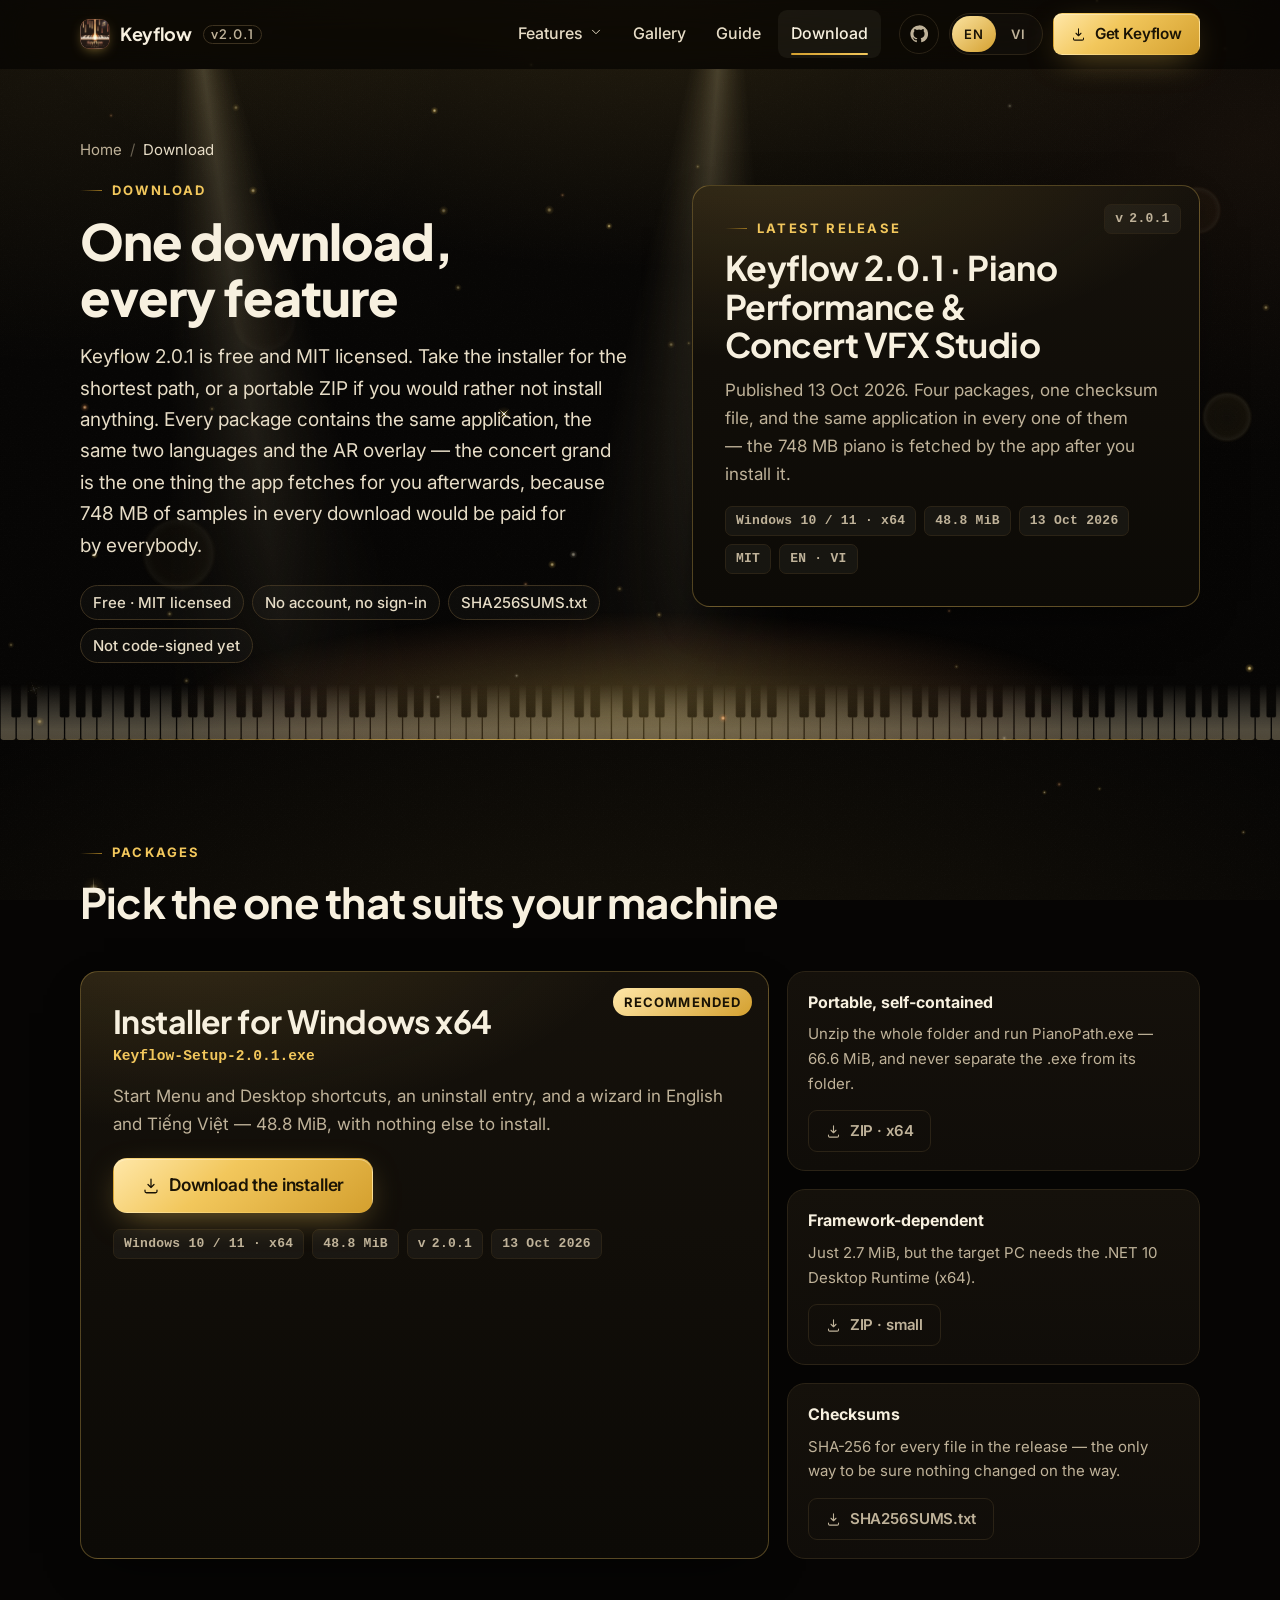
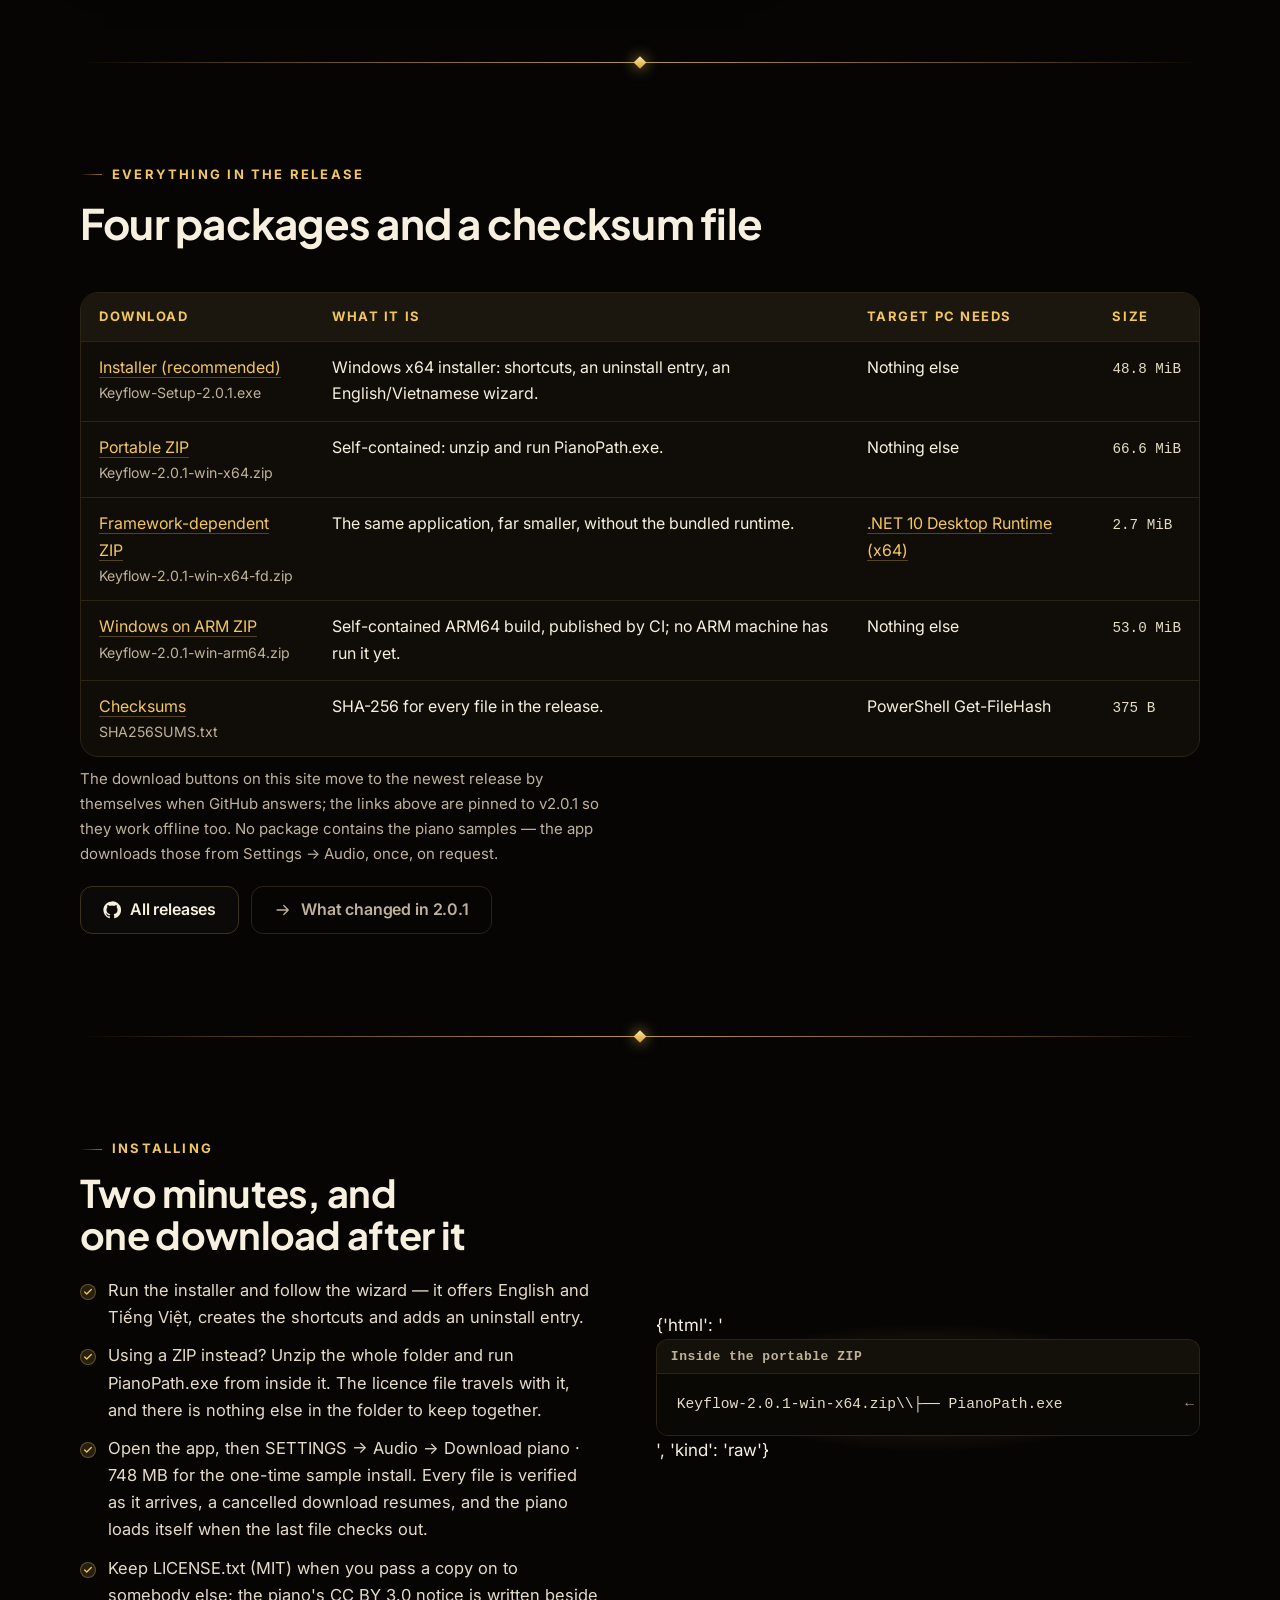
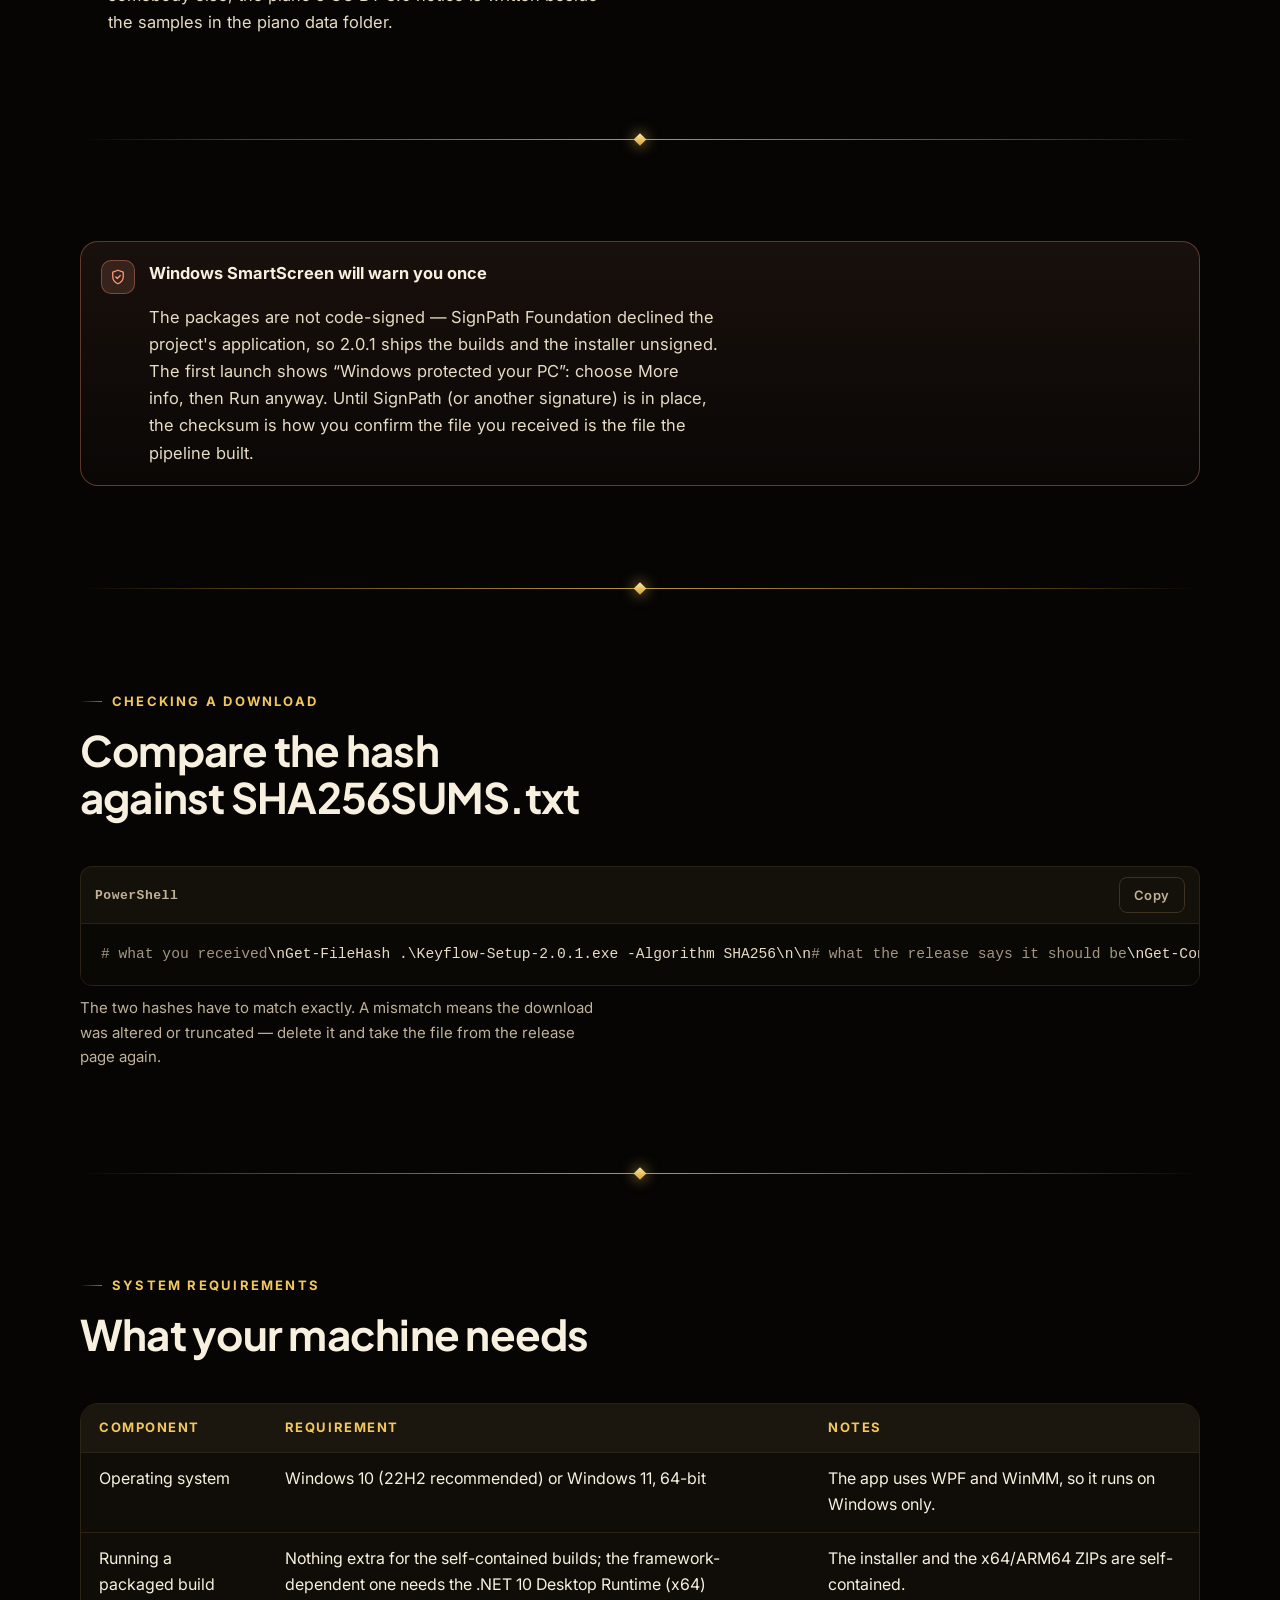
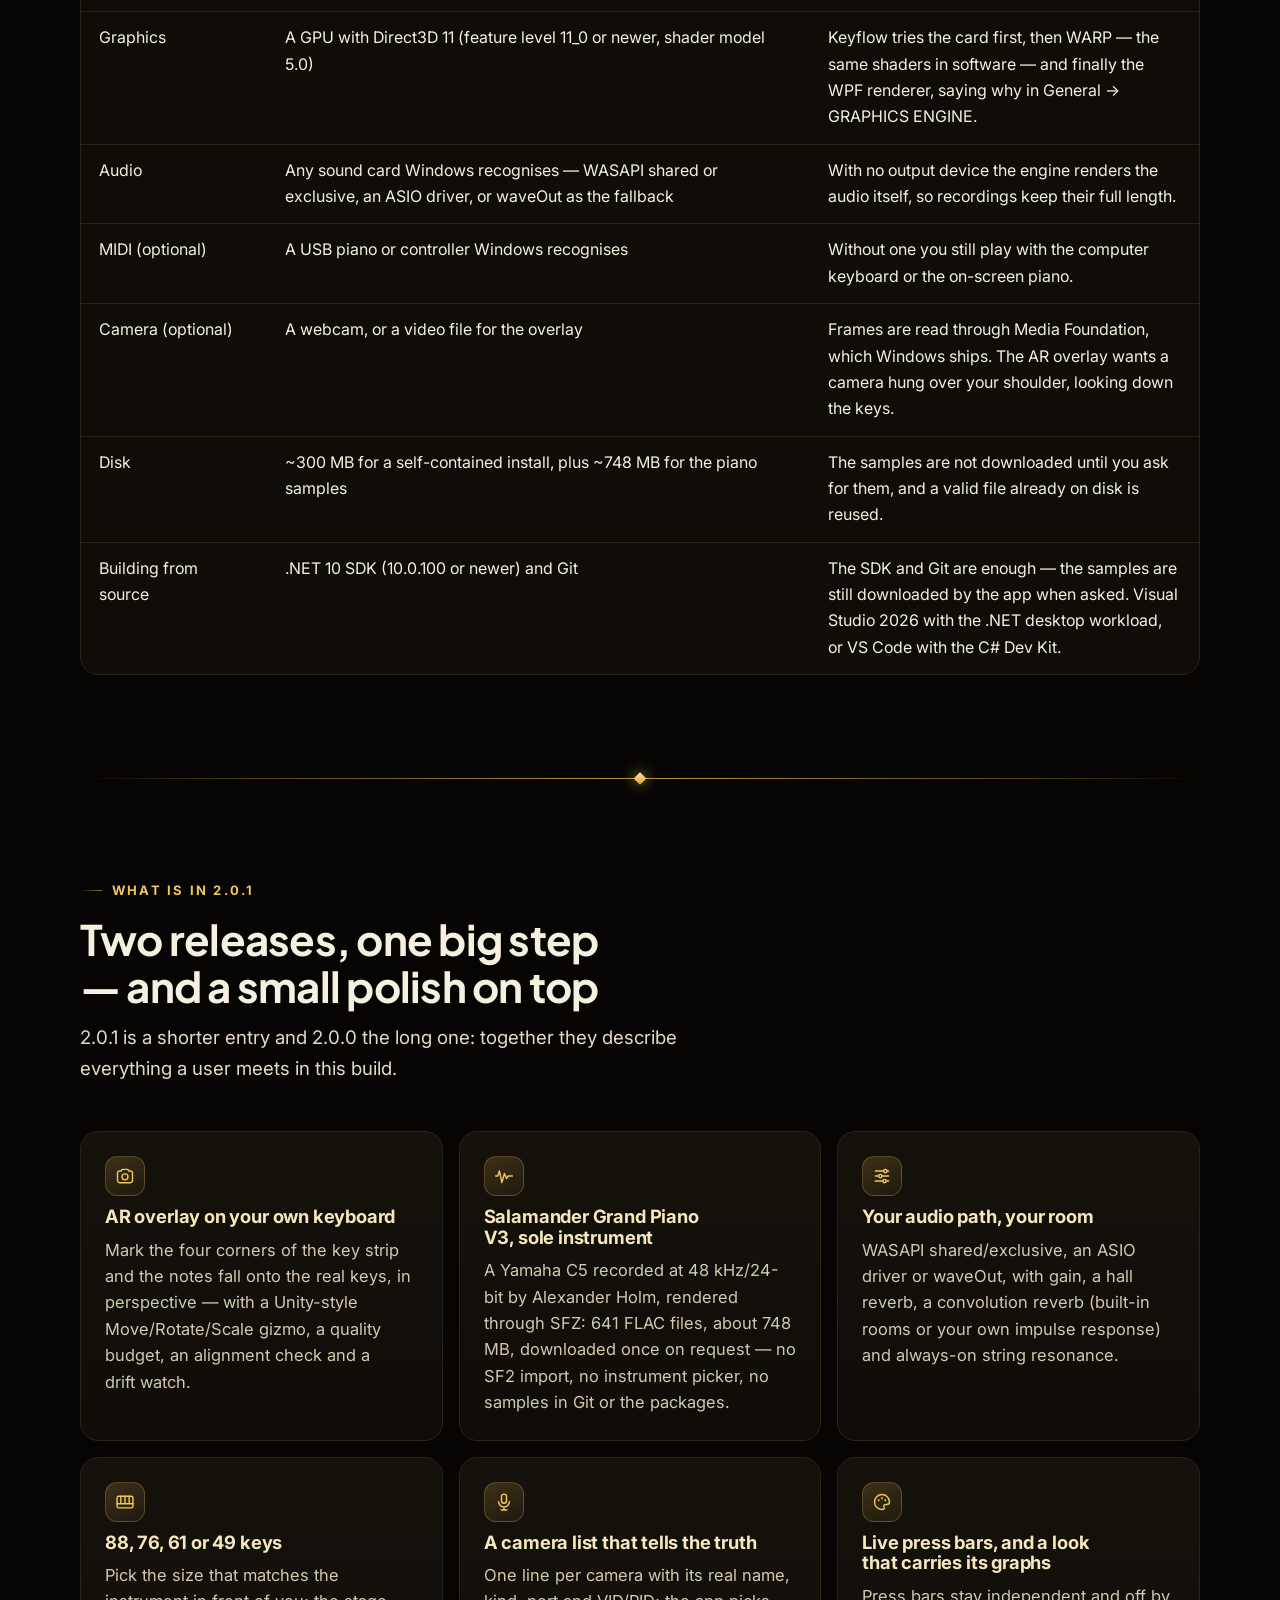
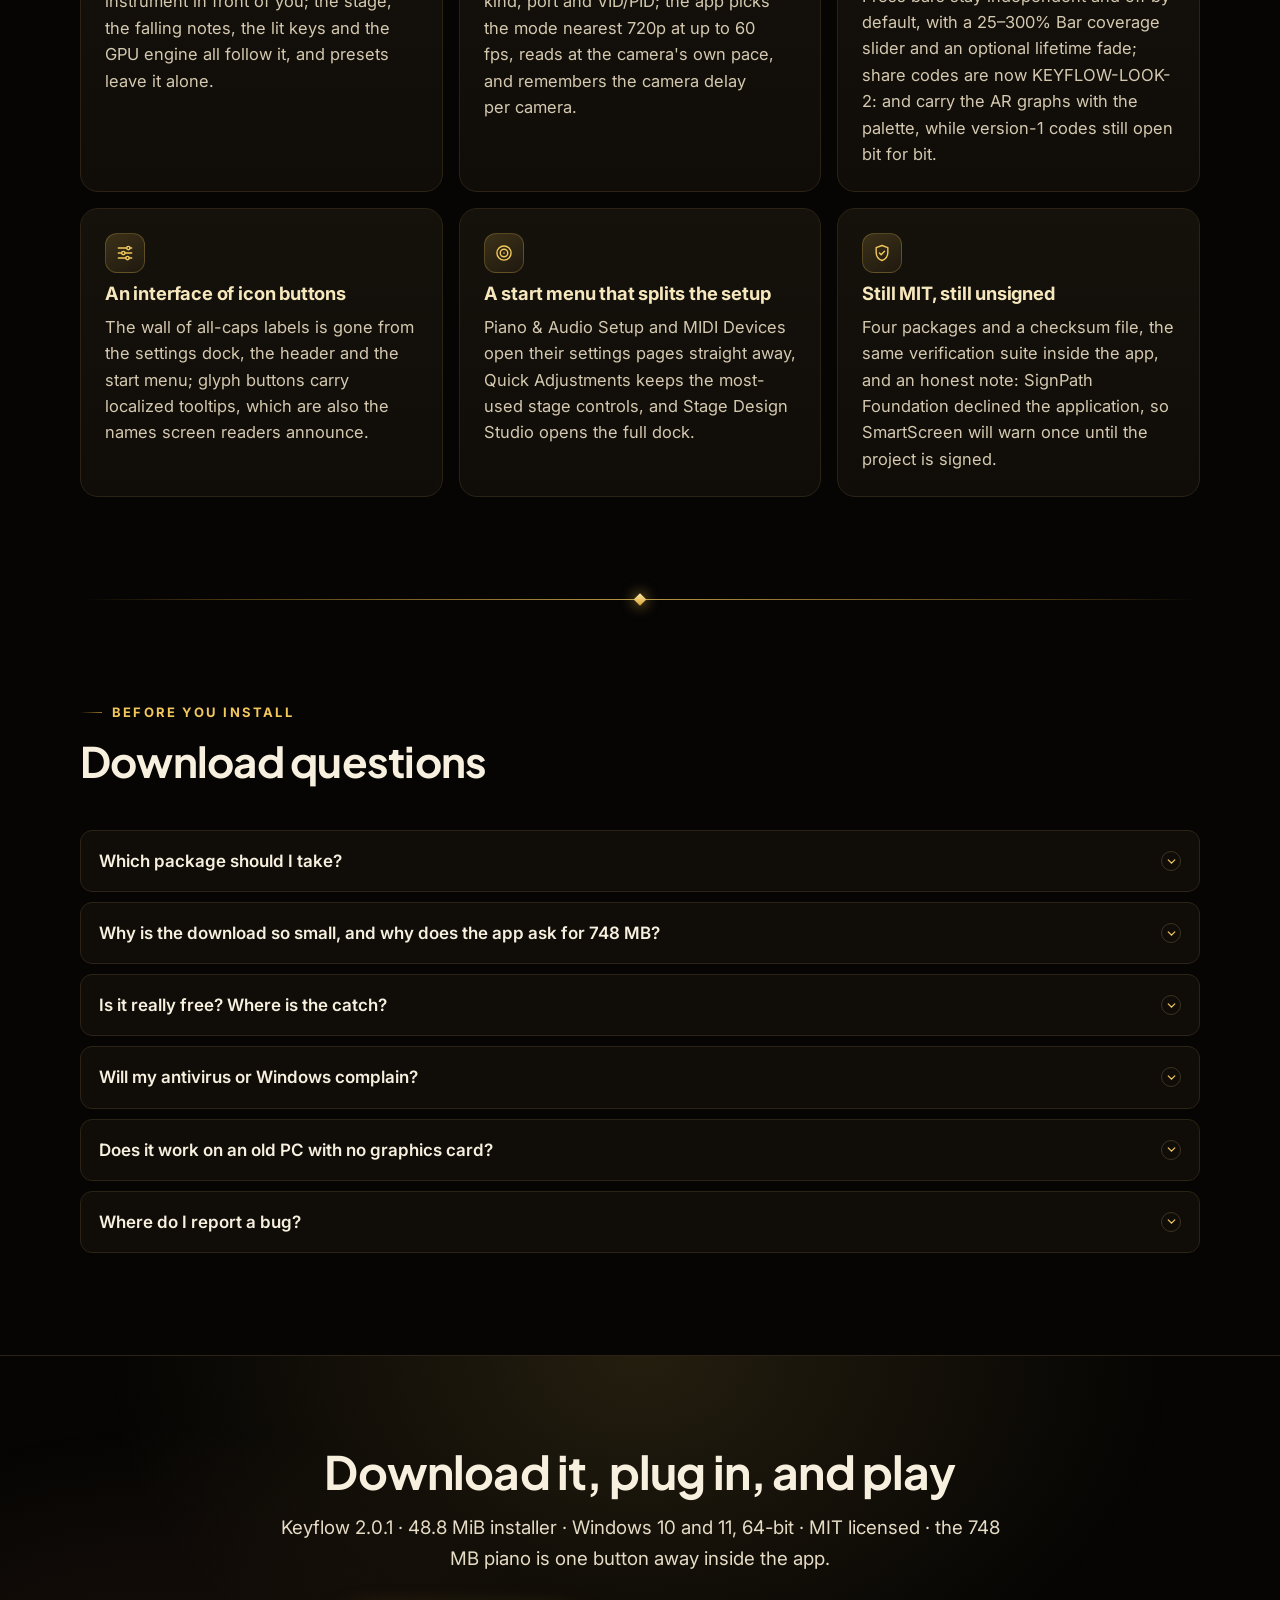
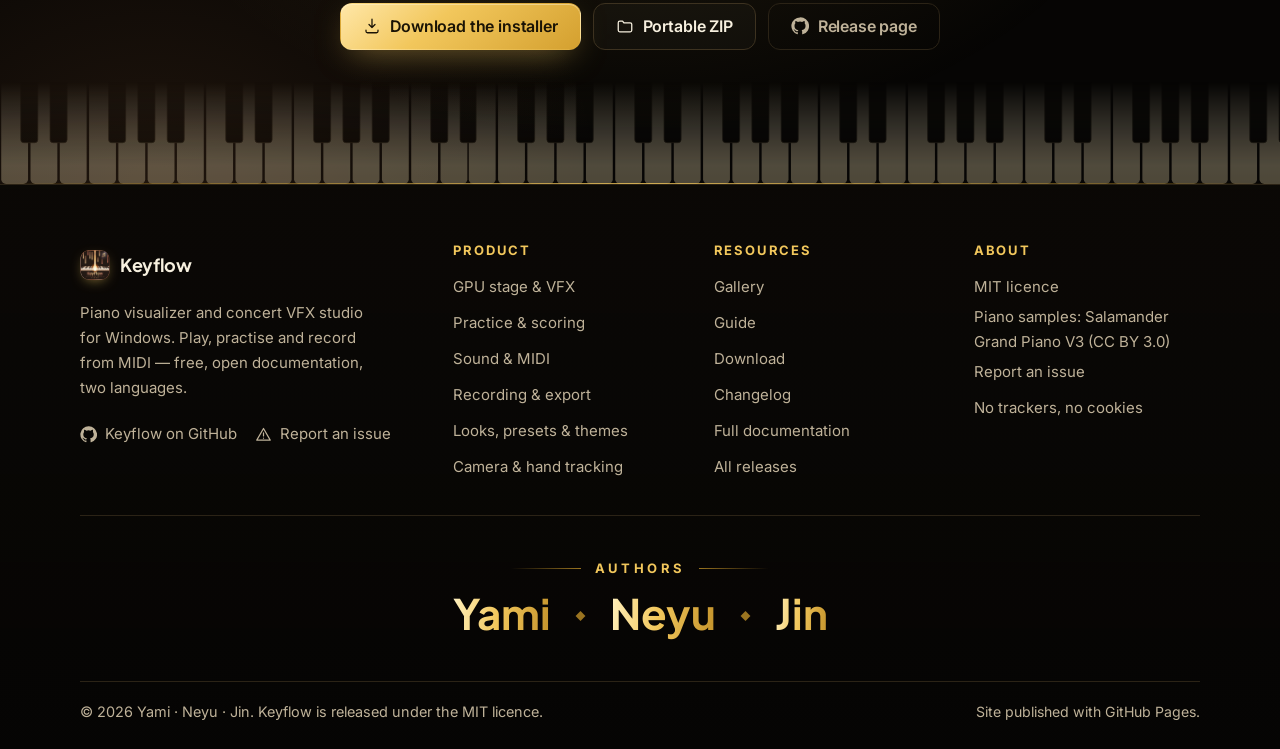
<file: download.html>
<!doctype html>
<html lang="en" data-root="">
<head>
<meta charset="utf-8">
<meta name="viewport" content="width=device-width, initial-scale=1">
<title data-i18n="ui.title">Download Keyflow 2.0.1 for Windows</title>
<meta name="description" content="Download Keyflow 2.0.1 for Windows 10 and 11, 64-bit: a 48.8 MiB installer, a portable self-contained ZIP, a smaller framework-dependent ZIP and an ARM64 build — all free, MIT licensed, with SHA-256 checksums and setup instructions. The concert grand is a one-time 748 MB download inside the app." data-i18n-attr="content=ui.description">
<meta name="author" content="Yami, Neyu, Jin">
<meta name="copyright" content="© 2026 Yami, Neyu, Jin">
<link rel="canonical" href="https://ymkeyflow.online/download.html">
<meta property="og:type" content="website">
<meta property="og:site_name" content="Keyflow">
<meta property="og:title" content="Download Keyflow 2.0.1 for Windows" data-i18n-attr="content=ui.title">
<meta property="og:description" content="Download Keyflow 2.0.1 for Windows 10 and 11, 64-bit: a 48.8 MiB installer, a portable self-contained ZIP, a smaller framework-dependent ZIP and an ARM64 build — all free, MIT licensed, with SHA-256 checksums and setup instructions. The concert grand is a one-time 748 MB download inside the app." data-i18n-attr="content=ui.description">
<meta property="og:url" content="https://ymkeyflow.online/download.html">
<meta property="og:image" content="https://ymkeyflow.online/previews/en/main-menu.png">
<meta property="og:locale" content="en_US">
<meta property="og:locale:alternate" content="vi_VN">
<meta name="twitter:card" content="summary_large_image">
<meta name="twitter:title" content="Download Keyflow 2.0.1 for Windows" data-i18n-attr="content=ui.title">
<meta name="twitter:description" content="Download Keyflow 2.0.1 for Windows 10 and 11, 64-bit: a 48.8 MiB installer, a portable self-contained ZIP, a smaller framework-dependent ZIP and an ARM64 build — all free, MIT licensed, with SHA-256 checksums and setup instructions. The concert grand is a one-time 748 MB download inside the app." data-i18n-attr="content=ui.description">
<meta name="theme-color" content="#060504">
<meta name="color-scheme" content="dark">
<link rel="icon" href="logo.png" type="image/png">
<link rel="apple-touch-icon" href="logo.png">
<link rel="preconnect" href="https://fonts.googleapis.com">
<link rel="preconnect" href="https://fonts.gstatic.com" crossorigin>
<link href="https://fonts.googleapis.com/css2?family=Inter:wght@400;500;600;700&family=Plus+Jakarta+Sans:wght@600;700;800&display=swap" rel="stylesheet">
<link rel="stylesheet" href="style.css">
<script>/* Choose the language before the first paint; a timer lifts the veil if
        the dictionaries or site.js never arrive. */
(function () {
  try {
    var s = localStorage.getItem("keyflow-site-lang");
    var q = new URLSearchParams(location.search).get("lang");
    var want = q || s || ((navigator.language || "").toLowerCase().indexOf("vi") === 0 ? "vi" : "en");
    if (want === "vi") {
      document.documentElement.lang = "vi";
      document.documentElement.setAttribute("data-lang-pref", "vi");
      setTimeout(function () { document.documentElement.removeAttribute("data-lang-pref"); }, 2500);
    }
  } catch (e) { /* private mode */ }
})();</script>
<script defer src="i18n/vi/ui.js"></script>
<script defer src="i18n/vi/download.js"></script>
<script defer src="site.js"></script>
<script defer src="stardust.js"></script>
<script type="application/ld+json">{
 "@context": "https://schema.org",
 "@type": "WebPage",
 "name": "Download Keyflow 2.0.1 for Windows",
 "url": "https://ymkeyflow.online/download.html",
 "inLanguage": [
  "en",
  "vi"
 ],
 "isPartOf": {
  "@type": "WebSite",
  "name": "Keyflow",
  "url": "https://ymkeyflow.online/"
 },
 "author": [
  {
   "@type": "Person",
   "name": "Yami"
  },
  {
   "@type": "Person",
   "name": "Neyu"
  },
  {
   "@type": "Person",
   "name": "Jin"
  }
 ],
 "copyrightHolder": [
  {
   "@type": "Person",
   "name": "Yami"
  },
  {
   "@type": "Person",
   "name": "Neyu"
  },
  {
   "@type": "Person",
   "name": "Jin"
  }
 ],
 "copyrightYear": 2026,
 "about": {
  "@context": "https://schema.org",
  "@type": "SoftwareApplication",
  "name": "Keyflow",
  "alternateName": "Keyflow · Piano Performance & Concert VFX Studio",
  "applicationCategory": "MultimediaApplication",
  "applicationSubCategory": "Piano visualization, practice and video production",
  "operatingSystem": "Windows 10 (22H2) or Windows 11, 64-bit",
  "softwareVersion": "2.0.1",
  "datePublished": "2026-10-13T10:42:59Z",
  "inLanguage": [
   "en",
   "vi"
  ],
  "isAccessibleForFree": true,
  "license": "https://github.com/lxmtuu/KeyFlow/blob/main/LICENSE",
  "downloadUrl": "https://github.com/lxmtuu/KeyFlow/releases/download/v2.0.1/Keyflow-Setup-2.0.1.exe",
  "softwareRequirements": "Windows 10 (22H2) or Windows 11, 64-bit; Direct3D 11 GPU (feature level 11_0, shader model 5.0); about 748 MB free for the piano samples",
  "screenshot": "https://ymkeyflow.online/previews/en/stage-gpu-galaxy.png",
  "author": [
   {
    "@type": "Person",
    "name": "Yami"
   },
   {
    "@type": "Person",
    "name": "Neyu"
   },
   {
    "@type": "Person",
    "name": "Jin"
   }
  ],
  "copyrightHolder": [
   {
    "@type": "Person",
    "name": "Yami"
   },
   {
    "@type": "Person",
    "name": "Neyu"
   },
   {
    "@type": "Person",
    "name": "Jin"
   }
  ],
  "copyrightYear": 2026,
  "featureList": [
   "Direct3D 11 GPU stage with 16-bit HDR and multi-level bloom",
   "Ray-traced keyboard in 88, 76, 61 or 49 keys (GGX, softbox penumbra, ACES tonemap)",
   "Practice modes: follow along, wait for my note, one hand, A-B loop",
   "Recording to MP4 (H.264 + AAC), AVI or 32-bit PNG sequence with alpha",
   "MIDI and MusicXML import; Salamander Grand Piano V3 downloaded on request",
   "Hall, convolution and impulse-response reverb, continuous damper, string resonance",
   "14 stage presets, three concert themes and a user theme studio",
   "Share a whole look as one KEYFLOW-LOOK-2 line of text",
   "Webcam overlay with green key, classical hand tracking and an AR overlay calibrated to the real keys",
   "English and Tiếng Việt, switched live without a restart"
  ],
  "url": "https://ymkeyflow.online/download.html"
 }
}</script>
</head>
<body>

<a class="skip" href="#main" data-i18n="ui.skip">Skip to content</a>
<div class="progress" aria-hidden="true"></div>
<header class="nav">
  <div class="nav-in">
    <a class="brand" href="index.html">
      <img src="logo.png" width="30" height="30" alt="" decoding="async">
      <span>Keyflow</span><span class="ver">v<span data-release-tag>2.0.1</span></span>
    </a>
    <nav class="nav-links" aria-label="Main navigation" data-i18n-attr="aria-label=ui.nav.label">
      <div class="has-menu">
        <button type="button" class="menu-btn" aria-haspopup="true"><span data-i18n="ui.nav.features">Features</span>
          <span class="caret"><svg viewBox="0 0 24 24" width="14" height="14" aria-hidden="true" focusable="false" fill="none" stroke="currentColor" stroke-width="1.7" stroke-linecap="round" stroke-linejoin="round"><path d="m6 9 6 6 6-6"/></svg></span></button>
        <div class="menu">
          <div class="menu-grid"><a class="menu-item" href="features/stage.html"><span class="ico"><svg viewBox="0 0 24 24" width="18" height="18" aria-hidden="true" focusable="false" fill="none" stroke="currentColor" stroke-width="1.7" stroke-linecap="round" stroke-linejoin="round"><path d="M9 3v3M15 3v3M9 18v3M15 18v3M3 9h3M3 15h3M18 9h3M18 15h3"/><rect x="6" y="6" width="12" height="12" rx="2"/><rect x="10" y="10" width="4" height="4" rx="1"/></svg></span><span><b data-i18n="feature.stage">GPU stage & VFX</b><span data-i18n="feature.stage.d">Direct3D 11 render loop, HDR bloom, 24,000 particles, ray-traced keys</span></span></a><a class="menu-item" href="features/practice.html"><span class="ico"><svg viewBox="0 0 24 24" width="18" height="18" aria-hidden="true" focusable="false" fill="none" stroke="currentColor" stroke-width="1.7" stroke-linecap="round" stroke-linejoin="round"><circle cx="12" cy="12" r="8.5"/><circle cx="12" cy="12" r="4.5"/><circle cx="12" cy="12" r="1" fill="currentColor" stroke="none"/></svg></span><span><b data-i18n="feature.practice">Practice & scoring</b><span data-i18n="feature.practice.d">Wait-for-note, one hand, A-B loop, history, ghost and staff layer</span></span></a><a class="menu-item" href="features/sound.html"><span class="ico"><svg viewBox="0 0 24 24" width="18" height="18" aria-hidden="true" focusable="false" fill="none" stroke="currentColor" stroke-width="1.7" stroke-linecap="round" stroke-linejoin="round"><path d="M2 12h2.5l2-6 3 14 3-11 2.5 6 2-3H22"/></svg></span><span><b data-i18n="feature.sound">Sound & MIDI</b><span data-i18n="feature.sound.d">Salamander Grand Piano V3 (one-time download), hall and convolution reverb, three pedals, MIDI in and out</span></span></a><a class="menu-item" href="features/recording.html"><span class="ico"><svg viewBox="0 0 24 24" width="18" height="18" aria-hidden="true" focusable="false" fill="none" stroke="currentColor" stroke-width="1.7" stroke-linecap="round" stroke-linejoin="round"><circle cx="12" cy="12" r="8.5"/><circle cx="12" cy="12" r="3.5" fill="currentColor" stroke="none"/></svg></span><span><b data-i18n="feature.recording">Recording & export</b><span data-i18n="feature.recording.d">MP4 with the sound inside, AVI, or 32-bit PNG with transparency</span></span></a><a class="menu-item" href="features/design.html"><span class="ico"><svg viewBox="0 0 24 24" width="18" height="18" aria-hidden="true" focusable="false" fill="none" stroke="currentColor" stroke-width="1.7" stroke-linecap="round" stroke-linejoin="round"><path d="M12 21a9 9 0 1 1 9-9c0 2-1.6 3-3.4 3H16a2 2 0 0 0-1.4 3.4c.5.6.2 1.6-.6 2A8.9 8.9 0 0 1 12 21Z"/><circle cx="8" cy="10" r="1.2" fill="currentColor" stroke="none"/><circle cx="12" cy="7.5" r="1.2" fill="currentColor" stroke="none"/><circle cx="16" cy="10" r="1.2" fill="currentColor" stroke="none"/></svg></span><span><b data-i18n="feature.design">Looks, presets & themes</b><span data-i18n="feature.design.d">14 built-in presets, three concert themes, a theme studio and one-line share codes</span></span></a><a class="menu-item" href="features/camera.html"><span class="ico"><svg viewBox="0 0 24 24" width="18" height="18" aria-hidden="true" focusable="false" fill="none" stroke="currentColor" stroke-width="1.7" stroke-linecap="round" stroke-linejoin="round"><path d="M3 8.5A2.5 2.5 0 0 1 5.5 6h1.8l1.3-2h6.8l1.3 2h1.8A2.5 2.5 0 0 1 21 8.5v9A2.5 2.5 0 0 1 18.5 20h-13A2.5 2.5 0 0 1 3 17.5v-9Z"/><circle cx="12" cy="13" r="3.6"/></svg></span><span><b data-i18n="feature.camera">Camera & hand tracking</b><span data-i18n="feature.camera.d">Webcam overlay with green key, classical hand tracking, and an AR overlay on the real keys</span></span></a></div>
          <div class="menu-foot"><span data-i18n="ui.menu.foot">Every feature ships in the same free download — English and Tiếng Việt included.</span>
            <a class="link-more" href="index.html#features"><span data-i18n="ui.allfeatures">All features</span>
              <span class="arw"><svg viewBox="0 0 24 24" width="15" height="15" aria-hidden="true" focusable="false" fill="none" stroke="currentColor" stroke-width="1.7" stroke-linecap="round" stroke-linejoin="round"><path d="M4 12h15m0 0-6-6m6 6-6 6"/></svg></span></a></div>
        </div>
      </div>
      <a href="gallery.html" data-i18n="ui.nav.gallery">Gallery</a>
      <a href="guide.html" data-i18n="ui.nav.guide">Guide</a>
      <a href="download.html" aria-current="page" data-i18n="ui.nav.download">Download</a>
    </nav>
    <div class="nav-tools">
      <a class="icon-link" href="https://github.com/lxmtuu/KeyFlow" target="_blank" rel="noopener" title="GitHub"
         data-i18n-attr="aria-label=ui.github" aria-label="Keyflow on GitHub"><svg viewBox="0 0 24 24" width="18" height="18" aria-hidden="true" focusable="false" fill="none" stroke="currentColor" stroke-width="1.7" stroke-linecap="round" stroke-linejoin="round"><path fill="currentColor" stroke="none" d="M12 .5a11.5 11.5 0 0 0-3.64 22.41c.58.1.79-.25.79-.56v-2c-3.2.7-3.88-1.37-3.88-1.37-.52-1.33-1.28-1.69-1.28-1.69-1.04-.71.08-.7.08-.7 1.15.08 1.76 1.19 1.76 1.19 1.03 1.76 2.69 1.25 3.35.96.1-.74.4-1.25.73-1.54-2.55-.29-5.24-1.28-5.24-5.69 0-1.26.45-2.28 1.19-3.09-.12-.29-.52-1.46.11-3.05 0 0 .97-.31 3.17 1.18a11 11 0 0 1 5.77 0c2.2-1.49 3.17-1.18 3.17-1.18.63 1.59.23 2.76.11 3.05.74.81 1.19 1.83 1.19 3.09 0 4.42-2.7 5.4-5.27 5.68.41.36.78 1.06.78 2.14v3.17c0 .31.21.67.8.56A11.5 11.5 0 0 0 12 .5Z"/></svg></a>
      <div class="lang" role="group" data-i18n-attr="aria-label=ui.lang" aria-label="Language">
        <button type="button" data-lang="en" aria-pressed="true">EN</button>
        <button type="button" data-lang="vi" aria-pressed="false">VI</button>
      </div>
      <a class="btn btn-gold btn-sm" href="download.html"><svg viewBox="0 0 24 24" width="15" height="15" aria-hidden="true" focusable="false" fill="none" stroke="currentColor" stroke-width="1.7" stroke-linecap="round" stroke-linejoin="round"><path d="M12 3v11m0 0 4-4m-4 4-4-4M4 17.5V19a2 2 0 0 0 2 2h12a2 2 0 0 0 2-2v-1.5"/></svg> <span data-i18n="ui.nav.cta">Get Keyflow</span></a>
      <button type="button" class="burger" data-i18n-attr="aria-label=ui.menu" aria-label="Menu"
              aria-controls="drawer"><svg viewBox="0 0 24 24" width="20" height="20" aria-hidden="true" focusable="false" fill="none" stroke="currentColor" stroke-width="1.7" stroke-linecap="round" stroke-linejoin="round"><path d="M3.5 6.5h17M3.5 12h17M3.5 17.5h17"/></svg></button>
    </div>
  </div>
</header>
<div class="drawer" id="drawer" role="dialog" aria-modal="true" aria-label="Site menu" data-i18n-attr="aria-label=ui.drawer.label"><div class="drawer-panel"><div class="drawer-top"><a class="brand" href="index.html"><img src="logo.png" width="28" height="28" alt=""><span>Keyflow</span></a><button type="button" class="drawer-close" data-i18n-attr="aria-label=ui.close" aria-label="Close"><svg viewBox="0 0 24 24" width="18" height="18" aria-hidden="true" focusable="false" fill="none" stroke="currentColor" stroke-width="1.7" stroke-linecap="round" stroke-linejoin="round"><path d="M18 6 6 18M6 6l12 12"/></svg></button></div><p class="dgroup" data-i18n="ui.nav.features">Features</p><a class="dlink dsub" href="features/stage.html" data-i18n="feature.stage">GPU stage & VFX</a><a class="dlink dsub" href="features/practice.html" data-i18n="feature.practice">Practice & scoring</a><a class="dlink dsub" href="features/sound.html" data-i18n="feature.sound">Sound & MIDI</a><a class="dlink dsub" href="features/recording.html" data-i18n="feature.recording">Recording & export</a><a class="dlink dsub" href="features/design.html" data-i18n="feature.design">Looks, presets & themes</a><a class="dlink dsub" href="features/camera.html" data-i18n="feature.camera">Camera & hand tracking</a><p class="dgroup" data-i18n="ui.drawer.pages">Pages</p><a class="dlink" href="index.html" data-i18n="ui.home">Home</a><a class="dlink" href="gallery.html" data-i18n="ui.nav.gallery">Gallery</a><a class="dlink" href="guide.html" data-i18n="ui.nav.guide">Guide</a><a class="dlink" href="download.html" aria-current="page" data-i18n="ui.nav.download">Download</a><div class="drawer-foot"><a class="btn btn-gold btn-block" href="download.html"><svg viewBox="0 0 24 24" width="17" height="17" aria-hidden="true" focusable="false" fill="none" stroke="currentColor" stroke-width="1.7" stroke-linecap="round" stroke-linejoin="round"><path d="M12 3v11m0 0 4-4m-4 4-4-4M4 17.5V19a2 2 0 0 0 2 2h12a2 2 0 0 0 2-2v-1.5"/></svg> <span data-i18n="ui.nav.download">Download</span></a><a class="btn btn-ghost btn-block" href="https://github.com/lxmtuu/KeyFlow" target="_blank" rel="noopener"><svg viewBox="0 0 24 24" width="17" height="17" aria-hidden="true" focusable="false" fill="none" stroke="currentColor" stroke-width="1.7" stroke-linecap="round" stroke-linejoin="round"><path fill="currentColor" stroke="none" d="M12 .5a11.5 11.5 0 0 0-3.64 22.41c.58.1.79-.25.79-.56v-2c-3.2.7-3.88-1.37-3.88-1.37-.52-1.33-1.28-1.69-1.28-1.69-1.04-.71.08-.7.08-.7 1.15.08 1.76 1.19 1.76 1.19 1.03 1.76 2.69 1.25 3.35.96.1-.74.4-1.25.73-1.54-2.55-.29-5.24-1.28-5.24-5.69 0-1.26.45-2.28 1.19-3.09-.12-.29-.52-1.46.11-3.05 0 0 .97-.31 3.17 1.18a11 11 0 0 1 5.77 0c2.2-1.49 3.17-1.18 3.17-1.18.63 1.59.23 2.76.11 3.05.74.81 1.19 1.83 1.19 3.09 0 4.42-2.7 5.4-5.27 5.68.41.36.78 1.06.78 2.14v3.17c0 .31.21.67.8.56A11.5 11.5 0 0 0 12 .5Z"/></svg> GitHub</a><div class="lang" role="group" style="justify-content:center" data-i18n-attr="aria-label=ui.lang" aria-label="Language"><button type="button" data-lang="en" aria-pressed="true">EN</button><button type="button" data-lang="vi" aria-pressed="false">VI</button></div></div></div></div>
<main id="main">
<section class="pagehero"><div class="stage-fx stage-fx-page" aria-hidden="true"><i class="beam b1"></i><i class="beam b2"></i><i class="beam b3"></i><i class="floor"></i><i class="keys"></i></div><div class="container pagehero-in"><div class="split-copy"><nav class="crumbs" aria-label="Breadcrumb" data-i18n-attr="aria-label=ui.breadcrumb"><ol><li><a href="index.html" data-i18n="ui.home">Home</a></li><li aria-hidden="true" class="sep">/</li><li aria-current="page" data-i18n="ui.nav.download">Download</li></ol></nav><p class="eyebrow" data-i18n="ui.nav.download">Download</p><h1 data-i18n="download.9">One download, every feature</h1><p class="lead" data-i18n="download.10">Keyflow 2.0.1 is free and MIT licensed. Take the installer for the shortest path, or a portable ZIP if you would rather not install anything. Every package contains the same application, the same two languages and the AR overlay — the concert grand is the one thing the app fetches for you afterwards, because 748 MB of samples in every download would be paid for by everybody.</p><div class="meta-chips"><span class="chip" data-i18n="download.11">Free · MIT licensed</span><span class="chip" data-i18n="download.12">No account, no sign-in</span><span class="chip" data-i18n="download.13">SHA256SUMS.txt</span><span class="chip" data-i18n="download.14">Not code-signed yet</span></div></div><div class="split-media"><div class="dl-card"><span class="badge" style="position:absolute;top:18px;right:18px">v<span data-release-tag>2.0.1</span></span><p class="eyebrow" style="margin-bottom:10px">Latest release</p><h2 style="font-size:clamp(24px,3vw,34px)" data-i18n="download.2">Keyflow 2.0.1 · Piano Performance & Concert VFX Studio</h2><p class="muted" style="margin:12px 0 18px;max-width:44ch" data-i18n="download.4">Published 13 Oct 2026. Four packages, one checksum file, and the same application in every one of them — the 748 MB piano is fetched by the app after you install it.</p><div class="badge-row"><span class="badge">Windows 10 / 11 · x64</span><span class="badge"><span data-release-size="setup">48.8 MiB</span></span><span class="badge js-date" data-release-date data-date="2026-10-13T10:42:59Z">13 Oct 2026</span><span class="badge">MIT</span><span class="badge">EN · VI</span></div></div></div></div></section>
<section id="packages" class="section"><div class="container"><div class="section-head"><p class="eyebrow" data-i18n="download.29">Packages</p><h2 data-i18n="download.30">Pick the one that suits your machine</h2></div><div class="dl-hero"><div class="dl-card reveal"><span class="tag-rec" data-i18n="download.15">Recommended</span><h2 data-i18n="download.16">Installer for Windows x64</h2><p class="file" data-i18n="download.18">Keyflow-Setup-2.0.1.exe</p><p class="muted" style="margin:12px 0 20px;max-width:56ch" data-i18n="download.17">Start Menu and Desktop shortcuts, an uninstall entry, and a wizard in English and Tiếng Việt — 48.8 MiB, with nothing else to install.</p><a class="btn btn-gold btn-lg" href="https://github.com/lxmtuu/KeyFlow/releases/download/v2.0.1/Keyflow-Setup-2.0.1.exe" data-asset="setup"><svg viewBox="0 0 24 24" width="18" height="18" aria-hidden="true" focusable="false" fill="none" stroke="currentColor" stroke-width="1.7" stroke-linecap="round" stroke-linejoin="round"><path d="M12 3v11m0 0 4-4m-4 4-4-4M4 17.5V19a2 2 0 0 0 2 2h12a2 2 0 0 0 2-2v-1.5"/></svg> <span data-i18n="download.19">Download the installer</span></a><div class="badge-row"><span class="badge">Windows 10 / 11 · x64</span><span class="badge"><span data-release-size="setup">48.8 MiB</span></span><span class="badge">v<span data-release-tag>2.0.1</span></span><span class="badge js-date" data-release-date data-date="2026-10-13T10:42:59Z">13 Oct 2026</span></div></div><div class="dl-side"><div class="dl-mini reveal"><b data-i18n="download.20">Portable, self-contained</b><span data-i18n="download.21">Unzip the whole folder and run PianoPath.exe — 66.6 MiB, and never separate the .exe from its folder.</span><a class="btn btn-quiet btn-sm" style="margin-top:8px;justify-self:start" href="https://github.com/lxmtuu/KeyFlow/releases/download/v2.0.1/Keyflow-2.0.1-win-x64.zip" data-asset="portable"><svg viewBox="0 0 24 24" width="15" height="15" aria-hidden="true" focusable="false" fill="none" stroke="currentColor" stroke-width="1.7" stroke-linecap="round" stroke-linejoin="round"><path d="M12 3v11m0 0 4-4m-4 4-4-4M4 17.5V19a2 2 0 0 0 2 2h12a2 2 0 0 0 2-2v-1.5"/></svg> <span data-i18n="download.22">ZIP · x64</span></a></div><div class="dl-mini reveal"><b data-i18n="download.23">Framework-dependent</b><span data-i18n="download.24">Just 2.7 MiB, but the target PC needs the .NET 10 Desktop Runtime (x64).</span><a class="btn btn-quiet btn-sm" style="margin-top:8px;justify-self:start" href="https://github.com/lxmtuu/KeyFlow/releases/download/v2.0.1/Keyflow-2.0.1-win-x64-fd.zip" data-asset="fd"><svg viewBox="0 0 24 24" width="15" height="15" aria-hidden="true" focusable="false" fill="none" stroke="currentColor" stroke-width="1.7" stroke-linecap="round" stroke-linejoin="round"><path d="M12 3v11m0 0 4-4m-4 4-4-4M4 17.5V19a2 2 0 0 0 2 2h12a2 2 0 0 0 2-2v-1.5"/></svg> <span data-i18n="download.25">ZIP · small</span></a></div><div class="dl-mini reveal"><b data-i18n="download.26">Checksums</b><span data-i18n="download.27">SHA-256 for every file in the release — the only way to be sure nothing changed on the way.</span><a class="btn btn-quiet btn-sm" style="margin-top:8px;justify-self:start" href="https://github.com/lxmtuu/KeyFlow/releases/download/v2.0.1/SHA256SUMS.txt" data-asset="sums"><svg viewBox="0 0 24 24" width="15" height="15" aria-hidden="true" focusable="false" fill="none" stroke="currentColor" stroke-width="1.7" stroke-linecap="round" stroke-linejoin="round"><path d="M12 3v11m0 0 4-4m-4 4-4-4M4 17.5V19a2 2 0 0 0 2 2h12a2 2 0 0 0 2-2v-1.5"/></svg> <span data-i18n="download.28">SHA256SUMS.txt</span></a></div></div></div></div></section>
<section id="all-packages" class="section"><div class="container"><div class="section-head"><p class="eyebrow" data-i18n="download.50">Everything in the release</p><h2 data-i18n="download.51">Four packages and a checksum file</h2></div><div class="table-wrap reveal"><table class="data"><thead><tr><th scope="col" data-i18n="download.31">Download</th><th scope="col" data-i18n="download.32">What it is</th><th scope="col" data-i18n="download.33">Target PC needs</th><th scope="col" data-i18n="download.34">Size</th></tr></thead><tbody><tr><td><a href="https://github.com/lxmtuu/KeyFlow/releases/download/v2.0.1/Keyflow-Setup-2.0.1.exe" target="_blank" rel="noopener" data-asset="setup" data-i18n="download.35">Installer (recommended)</a><div class="muted tiny" >Keyflow-Setup-2.0.1.exe</div></td><td data-i18n="download.36">Windows x64 installer: shortcuts, an uninstall entry, an English/Vietnamese wizard.</td><td data-i18n="download.37">Nothing else</td><td class=""><span class="num" data-release-size="setup">48.8 MiB</span></td></tr><tr><td><a href="https://github.com/lxmtuu/KeyFlow/releases/download/v2.0.1/Keyflow-2.0.1-win-x64.zip" target="_blank" rel="noopener" data-asset="portable" data-i18n="download.38">Portable ZIP</a><div class="muted tiny" >Keyflow-2.0.1-win-x64.zip</div></td><td data-i18n="download.39">Self-contained: unzip and run PianoPath.exe.</td><td data-i18n="download.40">Nothing else</td><td class=""><span class="num" data-release-size="portable">66.6 MiB</span></td></tr><tr><td><a href="https://github.com/lxmtuu/KeyFlow/releases/download/v2.0.1/Keyflow-2.0.1-win-x64-fd.zip" target="_blank" rel="noopener" data-asset="fd" data-i18n="download.41">Framework-dependent ZIP</a><div class="muted tiny" >Keyflow-2.0.1-win-x64-fd.zip</div></td><td data-i18n="download.42">The same application, far smaller, without the bundled runtime.</td><td class=""><a href="https://dotnet.microsoft.com/download/dotnet/10.0" target="_blank" rel="noopener">.NET 10 Desktop Runtime (x64)</a></td><td class=""><span class="num" data-release-size="fd">2.7 MiB</span></td></tr><tr><td><a href="https://github.com/lxmtuu/KeyFlow/releases/download/v2.0.1/Keyflow-2.0.1-win-arm64.zip" target="_blank" rel="noopener" data-asset="arm64" data-i18n="download.43">Windows on ARM ZIP</a><div class="muted tiny" >Keyflow-2.0.1-win-arm64.zip</div></td><td data-i18n="download.44">Self-contained ARM64 build, published by CI; no ARM machine has run it yet.</td><td data-i18n="download.45">Nothing else</td><td class=""><span class="num" data-release-size="arm64">53.0 MiB</span></td></tr><tr><td><a href="https://github.com/lxmtuu/KeyFlow/releases/download/v2.0.1/SHA256SUMS.txt" target="_blank" rel="noopener" data-asset="sums" data-i18n="download.46">Checksums</a><div class="muted tiny" >SHA256SUMS.txt</div></td><td data-i18n="download.47">SHA-256 for every file in the release.</td><td data-i18n="download.48">PowerShell Get-FileHash</td><td class=""><span class="num">375 B</span></td></tr></tbody></table></div><p class="table-note" data-i18n="download.49">The download buttons on this site move to the newest release by themselves when GitHub answers; the links above are pinned to v2.0.1 so they work offline too. No package contains the piano samples — the app downloads those from Settings → Audio, once, on request.</p><div class="actions" style="margin-top:20px"><a class="btn btn-ghost" href="https://github.com/lxmtuu/KeyFlow/releases" target="_blank" rel="noopener"><svg viewBox="0 0 24 24" width="18" height="18" aria-hidden="true" focusable="false" fill="none" stroke="currentColor" stroke-width="1.7" stroke-linecap="round" stroke-linejoin="round"><path fill="currentColor" stroke="none" d="M12 .5a11.5 11.5 0 0 0-3.64 22.41c.58.1.79-.25.79-.56v-2c-3.2.7-3.88-1.37-3.88-1.37-.52-1.33-1.28-1.69-1.28-1.69-1.04-.71.08-.7.08-.7 1.15.08 1.76 1.19 1.76 1.19 1.03 1.76 2.69 1.25 3.35.96.1-.74.4-1.25.73-1.54-2.55-.29-5.24-1.28-5.24-5.69 0-1.26.45-2.28 1.19-3.09-.12-.29-.52-1.46.11-3.05 0 0 .97-.31 3.17 1.18a11 11 0 0 1 5.77 0c2.2-1.49 3.17-1.18 3.17-1.18.63 1.59.23 2.76.11 3.05.74.81 1.19 1.83 1.19 3.09 0 4.42-2.7 5.4-5.27 5.68.41.36.78 1.06.78 2.14v3.17c0 .31.21.67.8.56A11.5 11.5 0 0 0 12 .5Z"/></svg> <span data-i18n="ui.foot.releases">All releases</span></a><a class="btn btn-quiet" href="#whats-new"><svg viewBox="0 0 24 24" width="18" height="18" aria-hidden="true" focusable="false" fill="none" stroke="currentColor" stroke-width="1.7" stroke-linecap="round" stroke-linejoin="round"><path d="M4 12h15m0 0-6-6m6 6-6 6"/></svg> <span data-i18n="download.52">What changed in 2.0.1</span></a></div></div></section>
<section id="install" class="section"><div class="container split"><div class="split-copy reveal"><p class="eyebrow" data-i18n="download.53">Installing</p><h2 data-i18n="download.54">Two minutes, and one download after it</h2><ul class="ticks"><li data-i18n="download.55">Run the installer and follow the wizard — it offers English and Tiếng Việt, creates the shortcuts and adds an uninstall entry.</li><li data-i18n="download.56">Using a ZIP instead? Unzip the whole folder and run PianoPath.exe from inside it. The licence file travels with it, and there is nothing else in the folder to keep together.</li><li data-i18n="download.57">Open the app, then SETTINGS → Audio → Download piano · 748 MB for the one-time sample install. Every file is verified as it arrives, a cancelled download resumes, and the piano loads itself when the last file checks out.</li><li data-i18n="download.58">Keep LICENSE.txt (MIT) when you pass a copy on to somebody else; the piano's CC BY 3.0 notice is written beside the samples in the piano data folder.</li></ul></div><div class="split-media reveal">{'html': '<div class="code-head"><span>Inside the portable ZIP</span></div><pre class="code">Keyflow-2.0.1-win-x64.zip\\├── PianoPath.exe              <span class="c">← the single executable</span>\\n└── LICENSE.txt                <span class="c">← MIT, must travel with copies</span></pre>', 'kind': 'raw'}</div></div></section>
<section id="smartscreen" class="section"><div class="container"><div class="callout warn reveal"><span class="ico"><svg viewBox="0 0 24 24" width="18" height="18" aria-hidden="true" focusable="false" fill="none" stroke="currentColor" stroke-width="1.7" stroke-linecap="round" stroke-linejoin="round"><path d="M12 3 5 5.5v5.8c0 4.3 2.9 8.1 7 9.7 4.1-1.6 7-5.4 7-9.7V5.5L12 3Z"/><path d="m9 12 2 2 4-4"/></svg></span><div><p><b data-i18n="download.59">Windows SmartScreen will warn you once</b></p><p data-i18n="download.60">The packages are not code-signed — SignPath Foundation declined the project's application, so 2.0.1 ships the builds and the installer unsigned. The first launch shows “Windows protected your PC”: choose More info, then Run anyway. Until SignPath (or another signature) is in place, the checksum is how you confirm the file you received is the file the pipeline built.</p></div></div></div></section>
<section id="checksum" class="section"><div class="container"><div class="section-head"><p class="eyebrow" data-i18n="download.64">Checking a download</p><h2 data-i18n="download.65">Compare the hash against SHA256SUMS.txt</h2></div><div><div class="code-head"><span data-i18n="download.61">PowerShell</span><button type="button" class="copy-btn" data-copy="code-download-60" data-i18n="download.62" data-copied="Copied">Copy</button></div><pre class="code" id="code-download-60"><span class="c"># what you received</span>\nGet-FileHash .\Keyflow-Setup-2.0.1.exe -Algorithm SHA256\n\n<span class="c"># what the release says it should be</span>\nGet-Content .\SHA256SUMS.txt</pre></div><p class="table-note" data-i18n="download.66">The two hashes have to match exactly. A mismatch means the download was altered or truncated — delete it and take the file from the release page again.</p></div></section>
<section id="requirements" class="section"><div class="container"><div class="section-head"><p class="eyebrow" data-i18n="download.94">System requirements</p><h2 data-i18n="download.95">What your machine needs</h2></div><div class="table-wrap reveal"><table class="data"><thead><tr><th scope="col" data-i18n="download.67">Component</th><th scope="col" data-i18n="download.68">Requirement</th><th scope="col" data-i18n="download.69">Notes</th></tr></thead><tbody><tr><td data-i18n="download.70">Operating system</td><td data-i18n="download.71">Windows 10 (22H2 recommended) or Windows 11, 64-bit</td><td data-i18n="download.72">The app uses WPF and WinMM, so it runs on Windows only.</td></tr><tr><td data-i18n="download.73">Running a packaged build</td><td data-i18n="download.74">Nothing extra for the self-contained builds; the framework-dependent one needs the .NET 10 Desktop Runtime (x64)</td><td data-i18n="download.75">The installer and the x64/ARM64 ZIPs are self-contained.</td></tr><tr><td data-i18n="download.76">Graphics</td><td data-i18n="download.77">A GPU with Direct3D 11 (feature level 11_0 or newer, shader model 5.0)</td><td data-i18n="download.78">Keyflow tries the card first, then WARP — the same shaders in software — and finally the WPF renderer, saying why in General → GRAPHICS ENGINE.</td></tr><tr><td data-i18n="download.79">Audio</td><td data-i18n="download.80">Any sound card Windows recognises — WASAPI shared or exclusive, an ASIO driver, or waveOut as the fallback</td><td data-i18n="download.81">With no output device the engine renders the audio itself, so recordings keep their full length.</td></tr><tr><td data-i18n="download.82">MIDI (optional)</td><td data-i18n="download.83">A USB piano or controller Windows recognises</td><td data-i18n="download.84">Without one you still play with the computer keyboard or the on-screen piano.</td></tr><tr><td data-i18n="download.85">Camera (optional)</td><td data-i18n="download.86">A webcam, or a video file for the overlay</td><td data-i18n="download.87">Frames are read through Media Foundation, which Windows ships. The AR overlay wants a camera hung over your shoulder, looking down the keys.</td></tr><tr><td data-i18n="download.88">Disk</td><td data-i18n="download.89">~300 MB for a self-contained install, plus ~748 MB for the piano samples</td><td data-i18n="download.90">The samples are not downloaded until you ask for them, and a valid file already on disk is reused.</td></tr><tr><td data-i18n="download.91">Building from source</td><td data-i18n="download.92">.NET 10 SDK (10.0.100 or newer) and Git</td><td data-i18n="download.93">The SDK and Git are enough — the samples are still downloaded by the app when asked. Visual Studio 2026 with the .NET desktop workload, or VS Code with the C# Dev Kit.</td></tr></tbody></table></div></div></section>
<section id="whats-new" class="section"><div class="container"><div class="section-head"><p class="eyebrow" data-i18n="download.114">What is in 2.0.1</p><h2 data-i18n="download.115">Two releases, one big step — and a small polish on top</h2><p class="sub" data-i18n="download.116">2.0.1 is a shorter entry and 2.0.0 the long one: together they describe everything a user meets in this build.</p></div><div class="grid"><article class="card reveal" style="--d:0ms"><span class="ico"><svg viewBox="0 0 24 24" width="20" height="20" aria-hidden="true" focusable="false" fill="none" stroke="currentColor" stroke-width="1.7" stroke-linecap="round" stroke-linejoin="round"><path d="M3 8.5A2.5 2.5 0 0 1 5.5 6h1.8l1.3-2h6.8l1.3 2h1.8A2.5 2.5 0 0 1 21 8.5v9A2.5 2.5 0 0 1 18.5 20h-13A2.5 2.5 0 0 1 3 17.5v-9Z"/><circle cx="12" cy="13" r="3.6"/></svg></span><h3 data-i18n="download.96">AR overlay on your own keyboard</h3><p data-i18n="download.97">Mark the four corners of the key strip and the notes fall onto the real keys, in perspective — with a Unity-style Move/Rotate/Scale gizmo, a quality budget, an alignment check and a drift watch.</p></article><article class="card reveal" style="--d:70ms"><span class="ico"><svg viewBox="0 0 24 24" width="20" height="20" aria-hidden="true" focusable="false" fill="none" stroke="currentColor" stroke-width="1.7" stroke-linecap="round" stroke-linejoin="round"><path d="M2 12h2.5l2-6 3 14 3-11 2.5 6 2-3H22"/></svg></span><h3 data-i18n="download.98">Salamander Grand Piano V3, sole instrument</h3><p data-i18n="download.99">A Yamaha C5 recorded at 48 kHz/24-bit by Alexander Holm, rendered through SFZ: 641 FLAC files, about 748 MB, downloaded once on request — no SF2 import, no instrument picker, no samples in Git or the packages.</p></article><article class="card reveal" style="--d:140ms"><span class="ico"><svg viewBox="0 0 24 24" width="20" height="20" aria-hidden="true" focusable="false" fill="none" stroke="currentColor" stroke-width="1.7" stroke-linecap="round" stroke-linejoin="round"><path d="M4 6h10M18 6h2M4 12h4M12 12h8M4 18h9M17 18h3"/><circle cx="16" cy="6" r="2"/><circle cx="10" cy="12" r="2"/><circle cx="15" cy="18" r="2"/></svg></span><h3 data-i18n="download.100">Your audio path, your room</h3><p data-i18n="download.101">WASAPI shared/exclusive, an ASIO driver or waveOut, with gain, a hall reverb, a convolution reverb (built-in rooms or your own impulse response) and always-on string resonance.</p></article><article class="card reveal" style="--d:0ms"><span class="ico"><svg viewBox="0 0 24 24" width="20" height="20" aria-hidden="true" focusable="false" fill="none" stroke="currentColor" stroke-width="1.7" stroke-linecap="round" stroke-linejoin="round"><rect x="2.5" y="5" width="19" height="14" rx="2"/><path d="M7 5v9M12 5v9M17 5v9M2.5 14h19"/></svg></span><h3 data-i18n="download.102">88, 76, 61 or 49 keys</h3><p data-i18n="download.103">Pick the size that matches the instrument in front of you; the stage, the falling notes, the lit keys and the GPU engine all follow it, and presets leave it alone.</p></article><article class="card reveal" style="--d:70ms"><span class="ico"><svg viewBox="0 0 24 24" width="20" height="20" aria-hidden="true" focusable="false" fill="none" stroke="currentColor" stroke-width="1.7" stroke-linecap="round" stroke-linejoin="round"><rect x="9" y="2.5" width="6" height="11" rx="3"/><path d="M5.5 11.5a6.5 6.5 0 0 0 13 0M12 18v3.5M8.5 21.5h7"/></svg></span><h3 data-i18n="download.104">A camera list that tells the truth</h3><p data-i18n="download.105">One line per camera with its real name, kind, port and VID/PID; the app picks the mode nearest 720p at up to 60 fps, reads at the camera's own pace, and remembers the camera delay per camera.</p></article><article class="card reveal" style="--d:140ms"><span class="ico"><svg viewBox="0 0 24 24" width="20" height="20" aria-hidden="true" focusable="false" fill="none" stroke="currentColor" stroke-width="1.7" stroke-linecap="round" stroke-linejoin="round"><path d="M12 21a9 9 0 1 1 9-9c0 2-1.6 3-3.4 3H16a2 2 0 0 0-1.4 3.4c.5.6.2 1.6-.6 2A8.9 8.9 0 0 1 12 21Z"/><circle cx="8" cy="10" r="1.2" fill="currentColor" stroke="none"/><circle cx="12" cy="7.5" r="1.2" fill="currentColor" stroke="none"/><circle cx="16" cy="10" r="1.2" fill="currentColor" stroke="none"/></svg></span><h3 data-i18n="download.106">Live press bars, and a look that carries its graphs</h3><p data-i18n="download.107">Press bars stay independent and off by default, with a 25–300% Bar coverage slider and an optional lifetime fade; share codes are now KEYFLOW-LOOK-2: and carry the AR graphs with the palette, while version-1 codes still open bit for bit.</p></article><article class="card reveal" style="--d:0ms"><span class="ico"><svg viewBox="0 0 24 24" width="20" height="20" aria-hidden="true" focusable="false" fill="none" stroke="currentColor" stroke-width="1.7" stroke-linecap="round" stroke-linejoin="round"><path d="M4 6h10M18 6h2M4 12h4M12 12h8M4 18h9M17 18h3"/><circle cx="16" cy="6" r="2"/><circle cx="10" cy="12" r="2"/><circle cx="15" cy="18" r="2"/></svg></span><h3 data-i18n="download.108">An interface of icon buttons</h3><p data-i18n="download.109">The wall of all-caps labels is gone from the settings dock, the header and the start menu; glyph buttons carry localized tooltips, which are also the names screen readers announce.</p></article><article class="card reveal" style="--d:70ms"><span class="ico"><svg viewBox="0 0 24 24" width="20" height="20" aria-hidden="true" focusable="false" fill="none" stroke="currentColor" stroke-width="1.7" stroke-linecap="round" stroke-linejoin="round"><circle cx="12" cy="12" r="8.5"/><circle cx="12" cy="12" r="4.5"/><circle cx="12" cy="12" r="1" fill="currentColor" stroke="none"/></svg></span><h3 data-i18n="download.110">A start menu that splits the setup</h3><p data-i18n="download.111">Piano & Audio Setup and MIDI Devices open their settings pages straight away, Quick Adjustments keeps the most-used stage controls, and Stage Design Studio opens the full dock.</p></article><article class="card reveal" style="--d:140ms"><span class="ico"><svg viewBox="0 0 24 24" width="20" height="20" aria-hidden="true" focusable="false" fill="none" stroke="currentColor" stroke-width="1.7" stroke-linecap="round" stroke-linejoin="round"><path d="M12 3 5 5.5v5.8c0 4.3 2.9 8.1 7 9.7 4.1-1.6 7-5.4 7-9.7V5.5L12 3Z"/><path d="m9 12 2 2 4-4"/></svg></span><h3 data-i18n="download.112">Still MIT, still unsigned</h3><p data-i18n="download.113">Four packages and a checksum file, the same verification suite inside the app, and an honest note: SignPath Foundation declined the application, so SmartScreen will warn once until the project is signed.</p></article></div></div></section>
<section id="faq" class="section"><div class="container"><div class="section-head"><p class="eyebrow" data-i18n="download.129">Before you install</p><h2 data-i18n="download.130">Download questions</h2></div><div class="faq"><details class="qa reveal" style="--d:0ms"><summary data-i18n="download.117">Which package should I take?</summary><div class="a" data-i18n="download.118">The installer for a normal Windows PC — 48.8 MiB and self-contained, so no runtime to install. Take the portable ZIP if you prefer to keep it on a stick or in a folder of your own, the framework-dependent ZIP (2.7 MiB) if you already have the .NET 10 Desktop Runtime, and the ARM64 ZIP on Windows on ARM — knowing it has not been run on real ARM hardware yet.</div></details><details class="qa reveal" style="--d:50ms"><summary data-i18n="download.119">Why is the download so small, and why does the app ask for 748 MB?</summary><div class="a" data-i18n="download.120">Since 2.0.0 the samples are no longer bundled: shipping 748 MB of piano in Git, in every ZIP and in every installer would be paid for by every download, including the people who never open the Audio page. The installer is 48.8 MiB instead, and the app fetches the library once, on request, verifying each file and resuming after a cancel.</div></details><details class="qa reveal" style="--d:100ms"><summary data-i18n="download.121">Is it really free? Where is the catch?</summary><div class="a" data-i18n="download.122">The code is MIT licensed and the packages cost nothing. There is no account, no sign-in, no telemetry and no upsell inside the app. The piano is Salamander Grand Piano V3 by Alexander Holm under CC BY 3.0 — its attribution is written beside the samples, and kept even though the samples are not redistributed with the app.</div></details><details class="qa reveal" style="--d:150ms"><summary data-i18n="download.123">Will my antivirus or Windows complain?</summary><div class="a" data-i18n="download.124">SmartScreen warns once because nothing is code-signed: More info → Run anyway. The release carries SHA256SUMS.txt so you can verify the file yourself, and PianoPath.exe --verify runs the built-in checks on your own machine and prints PASS or FAIL per subject.</div></details><details class="qa reveal" style="--d:200ms"><summary data-i18n="download.125">Does it work on an old PC with no graphics card?</summary><div class="a" data-i18n="download.126">It runs: Keyflow falls back to WARP, Windows' software rasterizer executing the same shaders, and then to the WPF renderer if Direct3D cannot start. Expect a lower frame rate on heavy presets — a heavy frame costs FPS, never MIDI latency.</div></details><details class="qa reveal" style="--d:200ms"><summary data-i18n="download.127">Where do I report a bug?</summary><div class="a" data-i18n="download.128">On GitHub Issues. Attach a screenshot, the profile you exported from General → SETTINGS PROFILE, and the log from --verify --verify-log=… — that is usually enough to reproduce it.</div></details></div></div></section>
<section class="cta"><div class="container"><h2 data-i18n="download.131">Download it, plug in, and play</h2><p class="sub" data-i18n="download.132">Keyflow 2.0.1 · 48.8 MiB installer · Windows 10 and 11, 64-bit · MIT licensed · the 748 MB piano is one button away inside the app.</p><div class="actions center"><a class="btn btn-gold" href="https://github.com/lxmtuu/KeyFlow/releases/download/v2.0.1/Keyflow-Setup-2.0.1.exe" data-asset="setup" target="_blank" rel="noopener"><svg viewBox="0 0 24 24" width="18" height="18" aria-hidden="true" focusable="false" fill="none" stroke="currentColor" stroke-width="1.7" stroke-linecap="round" stroke-linejoin="round"><path d="M12 3v11m0 0 4-4m-4 4-4-4M4 17.5V19a2 2 0 0 0 2 2h12a2 2 0 0 0 2-2v-1.5"/></svg> <span data-i18n="download.133">Download the installer</span></a><a class="btn btn-ghost" href="https://github.com/lxmtuu/KeyFlow/releases/download/v2.0.1/Keyflow-2.0.1-win-x64.zip" data-asset="portable" target="_blank" rel="noopener"><svg viewBox="0 0 24 24" width="18" height="18" aria-hidden="true" focusable="false" fill="none" stroke="currentColor" stroke-width="1.7" stroke-linecap="round" stroke-linejoin="round"><path d="M3 7.5A2 2 0 0 1 5 5.5h3.7l1.8 2.2H19a2 2 0 0 1 2 2v8a2 2 0 0 1-2 2H5a2 2 0 0 1-2-2v-10Z"/></svg> <span data-i18n="download.134">Portable ZIP</span></a><a class="btn btn-quiet" href="https://github.com/lxmtuu/KeyFlow/releases/tag/v2.0.1" target="_blank" rel="noopener"><svg viewBox="0 0 24 24" width="18" height="18" aria-hidden="true" focusable="false" fill="none" stroke="currentColor" stroke-width="1.7" stroke-linecap="round" stroke-linejoin="round"><path fill="currentColor" stroke="none" d="M12 .5a11.5 11.5 0 0 0-3.64 22.41c.58.1.79-.25.79-.56v-2c-3.2.7-3.88-1.37-3.88-1.37-.52-1.33-1.28-1.69-1.28-1.69-1.04-.71.08-.7.08-.7 1.15.08 1.76 1.19 1.76 1.19 1.03 1.76 2.69 1.25 3.35.96.1-.74.4-1.25.73-1.54-2.55-.29-5.24-1.28-5.24-5.69 0-1.26.45-2.28 1.19-3.09-.12-.29-.52-1.46.11-3.05 0 0 .97-.31 3.17 1.18a11 11 0 0 1 5.77 0c2.2-1.49 3.17-1.18 3.17-1.18.63 1.59.23 2.76.11 3.05.74.81 1.19 1.83 1.19 3.09 0 4.42-2.7 5.4-5.27 5.68.41.36.78 1.06.78 2.14v3.17c0 .31.21.67.8.56A11.5 11.5 0 0 0 12 .5Z"/></svg> <span data-i18n="download.135">Release page</span></a></div></div><div class="keys" aria-hidden="true"></div></section>
</main>

<footer class="foot">
  <div class="container">
    <div class="foot-in">
      <div class="foot-brand">
        <a class="brand" href="index.html">
          <img src="logo.png" width="30" height="30" alt="" decoding="async"><span>Keyflow</span>
        </a>
        <p data-i18n="ui.foot.tagline">Piano visualizer and concert VFX studio for Windows. Play, practise and record from MIDI — free, open documentation, two languages.</p>
        <div class="social">
          <a href="https://github.com/lxmtuu/KeyFlow" target="_blank" rel="noopener"><svg viewBox="0 0 24 24" width="17" height="17" aria-hidden="true" focusable="false" fill="none" stroke="currentColor" stroke-width="1.7" stroke-linecap="round" stroke-linejoin="round"><path fill="currentColor" stroke="none" d="M12 .5a11.5 11.5 0 0 0-3.64 22.41c.58.1.79-.25.79-.56v-2c-3.2.7-3.88-1.37-3.88-1.37-.52-1.33-1.28-1.69-1.28-1.69-1.04-.71.08-.7.08-.7 1.15.08 1.76 1.19 1.76 1.19 1.03 1.76 2.69 1.25 3.35.96.1-.74.4-1.25.73-1.54-2.55-.29-5.24-1.28-5.24-5.69 0-1.26.45-2.28 1.19-3.09-.12-.29-.52-1.46.11-3.05 0 0 .97-.31 3.17 1.18a11 11 0 0 1 5.77 0c2.2-1.49 3.17-1.18 3.17-1.18.63 1.59.23 2.76.11 3.05.74.81 1.19 1.83 1.19 3.09 0 4.42-2.7 5.4-5.27 5.68.41.36.78 1.06.78 2.14v3.17c0 .31.21.67.8.56A11.5 11.5 0 0 0 12 .5Z"/></svg> <span data-i18n="ui.github">Keyflow on GitHub</span></a>
          <a href="https://github.com/lxmtuu/KeyFlow/issues" target="_blank" rel="noopener"><svg viewBox="0 0 24 24" width="17" height="17" aria-hidden="true" focusable="false" fill="none" stroke="currentColor" stroke-width="1.7" stroke-linecap="round" stroke-linejoin="round"><path d="M12 3.5 21.5 20h-19L12 3.5Z"/><path d="M12 9.5v4.5M12 17v.3"/></svg> <span data-i18n="ui.foot.issues">Report an issue</span></a>
        </div>
      </div>
      <div><h3 data-i18n="ui.foot.product">Product</h3><ul><li><a href="features/stage.html" data-i18n="feature.stage">GPU stage & VFX</a></li><li><a href="features/practice.html" data-i18n="feature.practice">Practice & scoring</a></li><li><a href="features/sound.html" data-i18n="feature.sound">Sound & MIDI</a></li><li><a href="features/recording.html" data-i18n="feature.recording">Recording & export</a></li><li><a href="features/design.html" data-i18n="feature.design">Looks, presets & themes</a></li><li><a href="features/camera.html" data-i18n="feature.camera">Camera & hand tracking</a></li></ul></div>
      <div><h3 data-i18n="ui.foot.resources">Resources</h3><ul><li><a href="gallery.html" data-i18n="ui.nav.gallery">Gallery</a></li><li><a href="guide.html" data-i18n="ui.nav.guide">Guide</a></li><li><a href="download.html" data-i18n="ui.nav.download">Download</a></li><li><a href="https://github.com/lxmtuu/KeyFlow/blob/main/CHANGELOG.en.md" target="_blank" rel="noopener" data-i18n="ui.foot.changelog">Changelog</a></li><li><a href="https://github.com/lxmtuu/KeyFlow/blob/main/README.en.md" target="_blank" rel="noopener" data-i18n="ui.foot.readme">Full documentation</a></li><li><a href="https://github.com/lxmtuu/KeyFlow/releases" target="_blank" rel="noopener" data-i18n="ui.foot.releases">All releases</a></li></ul></div>
      <div><h3 data-i18n="ui.foot.about">About</h3><ul><li><a href="https://github.com/lxmtuu/KeyFlow/blob/main/LICENSE" target="_blank" rel="noopener" data-i18n="ui.foot.license">MIT licence</a></li><li><a href="https://github.com/sfzinstruments/SalamanderGrandPiano" target="_blank" rel="noopener" data-i18n="ui.foot.soundfont">Piano samples: Salamander Grand Piano V3 (CC BY 3.0)</a></li><li><a href="https://github.com/lxmtuu/KeyFlow/issues" target="_blank" rel="noopener" data-i18n="ui.foot.issues">Report an issue</a></li><li><a href="guide.html#privacy" data-i18n="ui.foot.privacy">No trackers, no cookies</a></li></ul></div>
    </div>
    <div class="credits">
      <p class="credits-label" data-i18n="ui.foot.authors">Authors</p>
      <ul class="credits-names"><li>Yami</li><li>Neyu</li><li>Jin</li></ul>
    </div>
    <div class="foot-bottom">
      <span data-i18n="ui.foot.credits">© 2026 Yami · Neyu · Jin. Keyflow is released under the MIT licence.</span>
      <span class="muted tiny" data-i18n="ui.foot.made">Site published with GitHub Pages.</span>
    </div>
  </div>
</footer>
<button type="button" class="totop" data-i18n-attr="aria-label=ui.top" aria-label="Back to top"><svg viewBox="0 0 24 24" width="18" height="18" aria-hidden="true" focusable="false" fill="none" stroke="currentColor" stroke-width="1.7" stroke-linecap="round" stroke-linejoin="round"><path d="m18 15-6-6-6 6"/></svg></button>
</body>
</html>
</file>
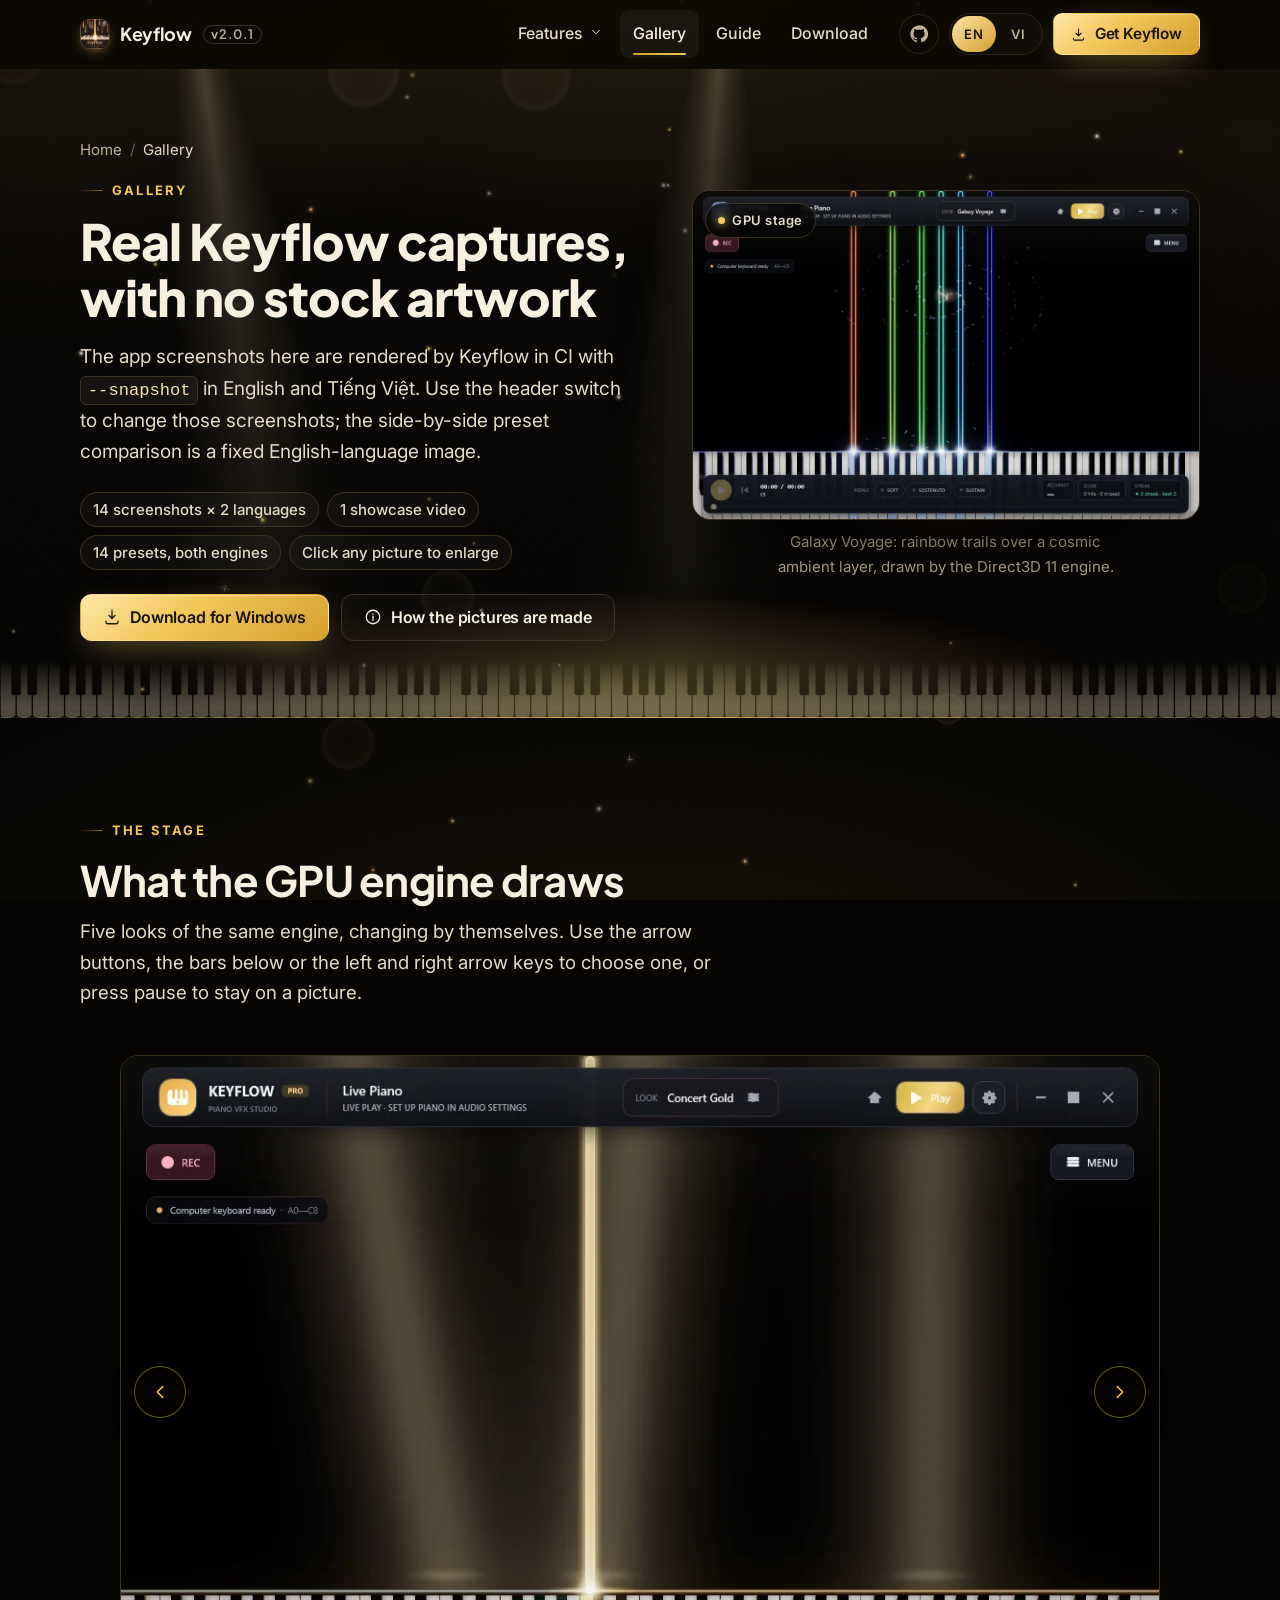
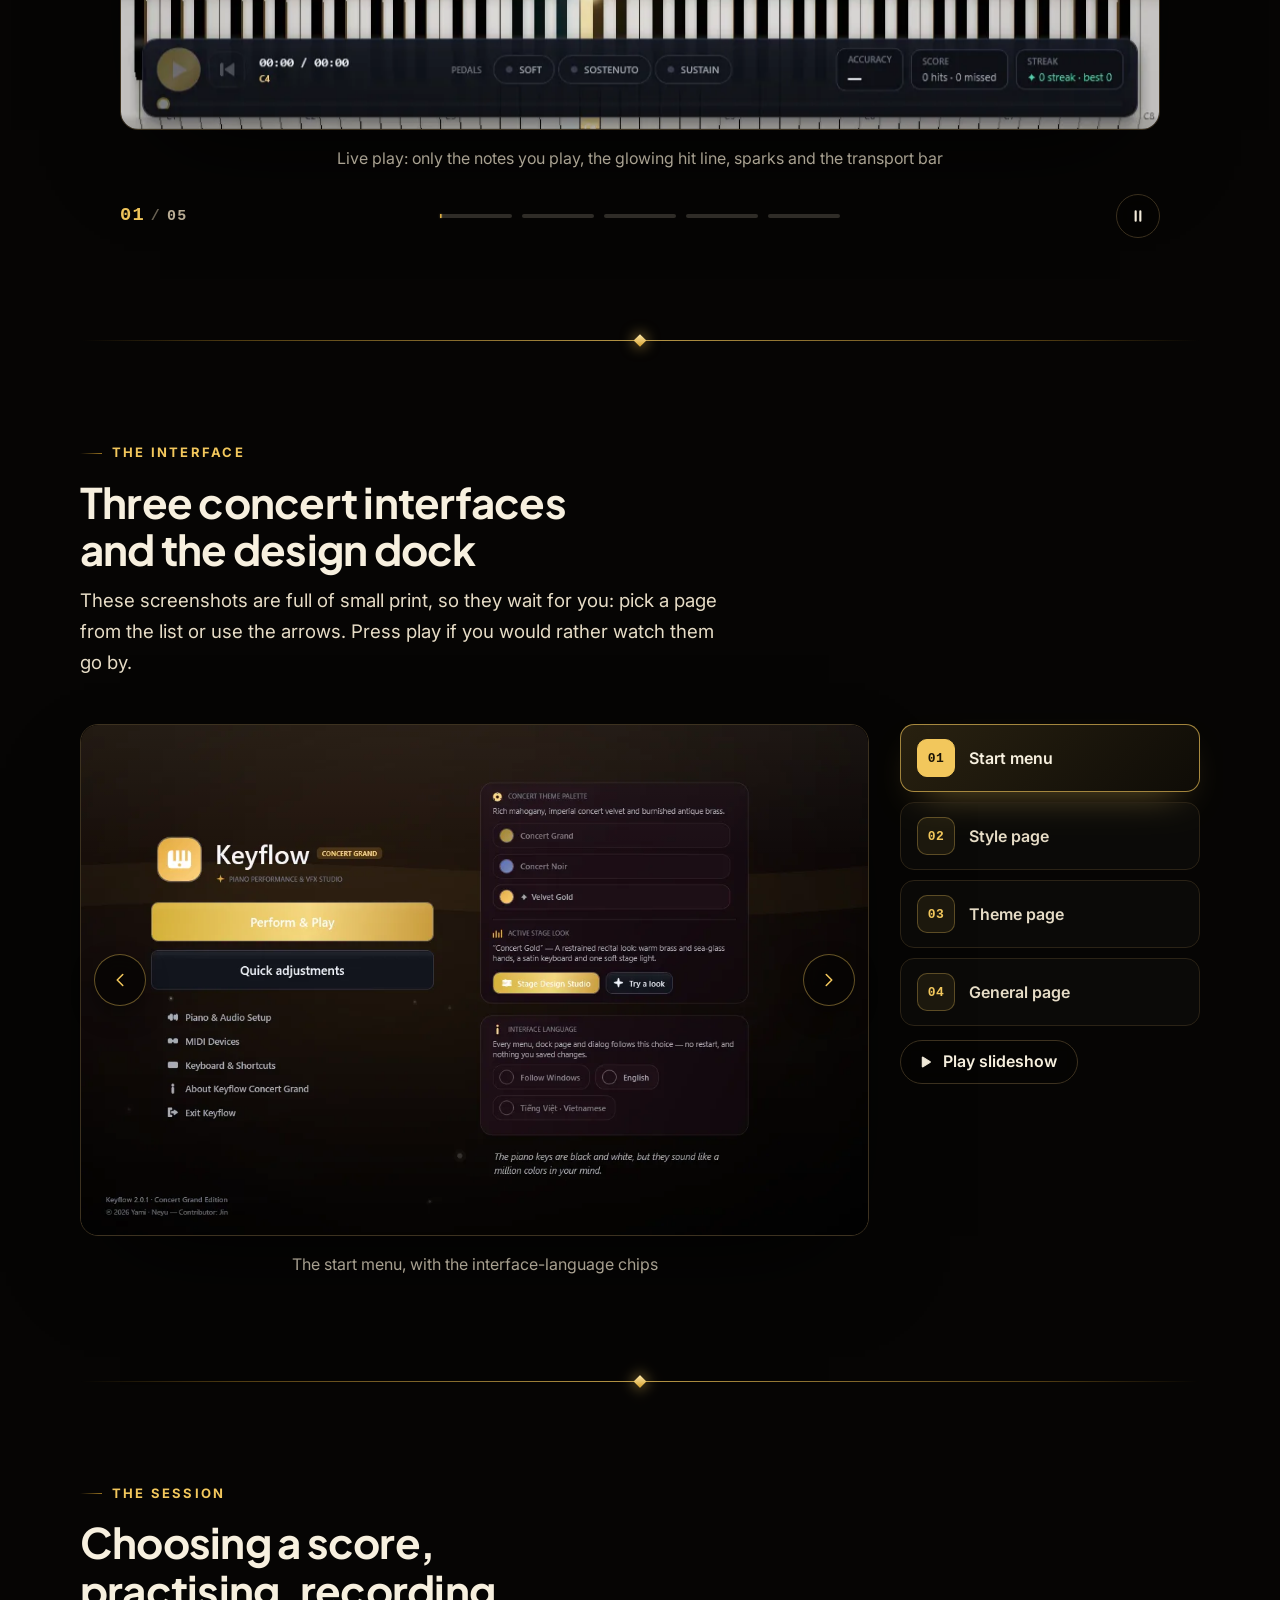
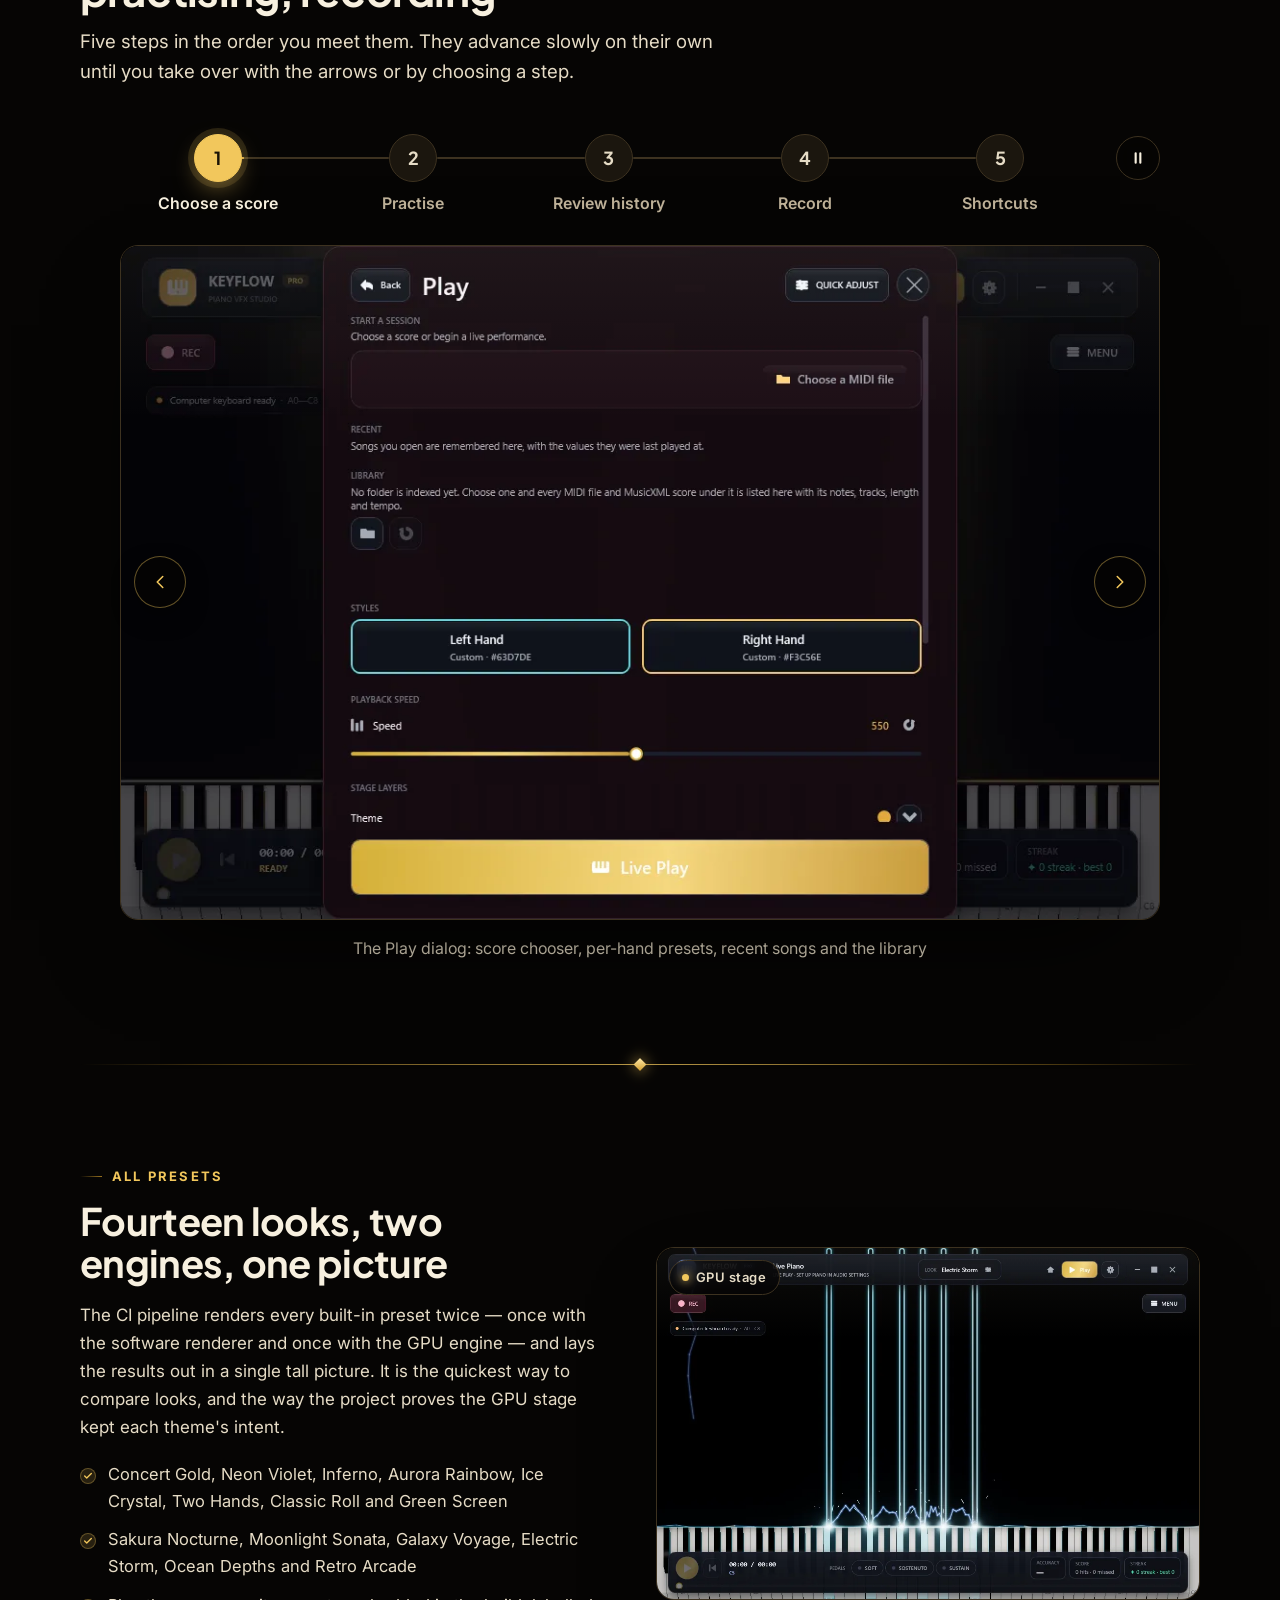
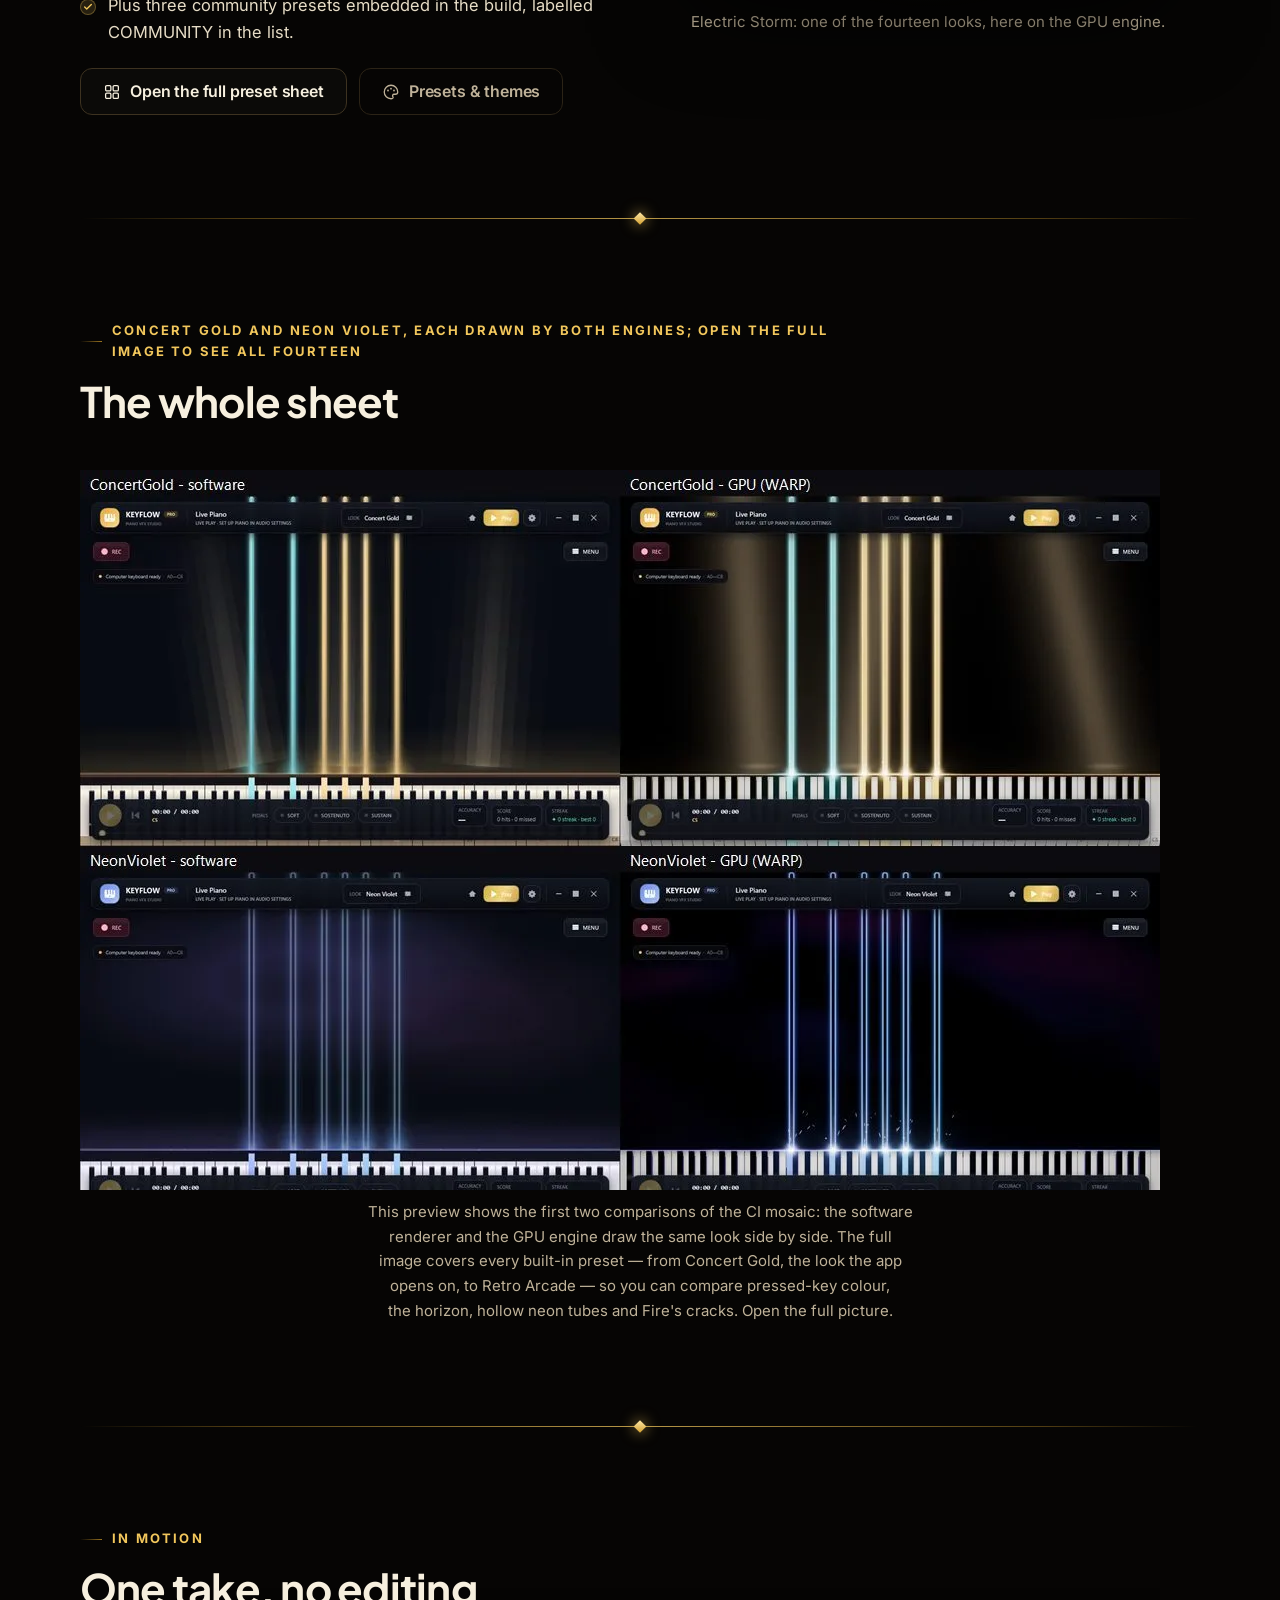
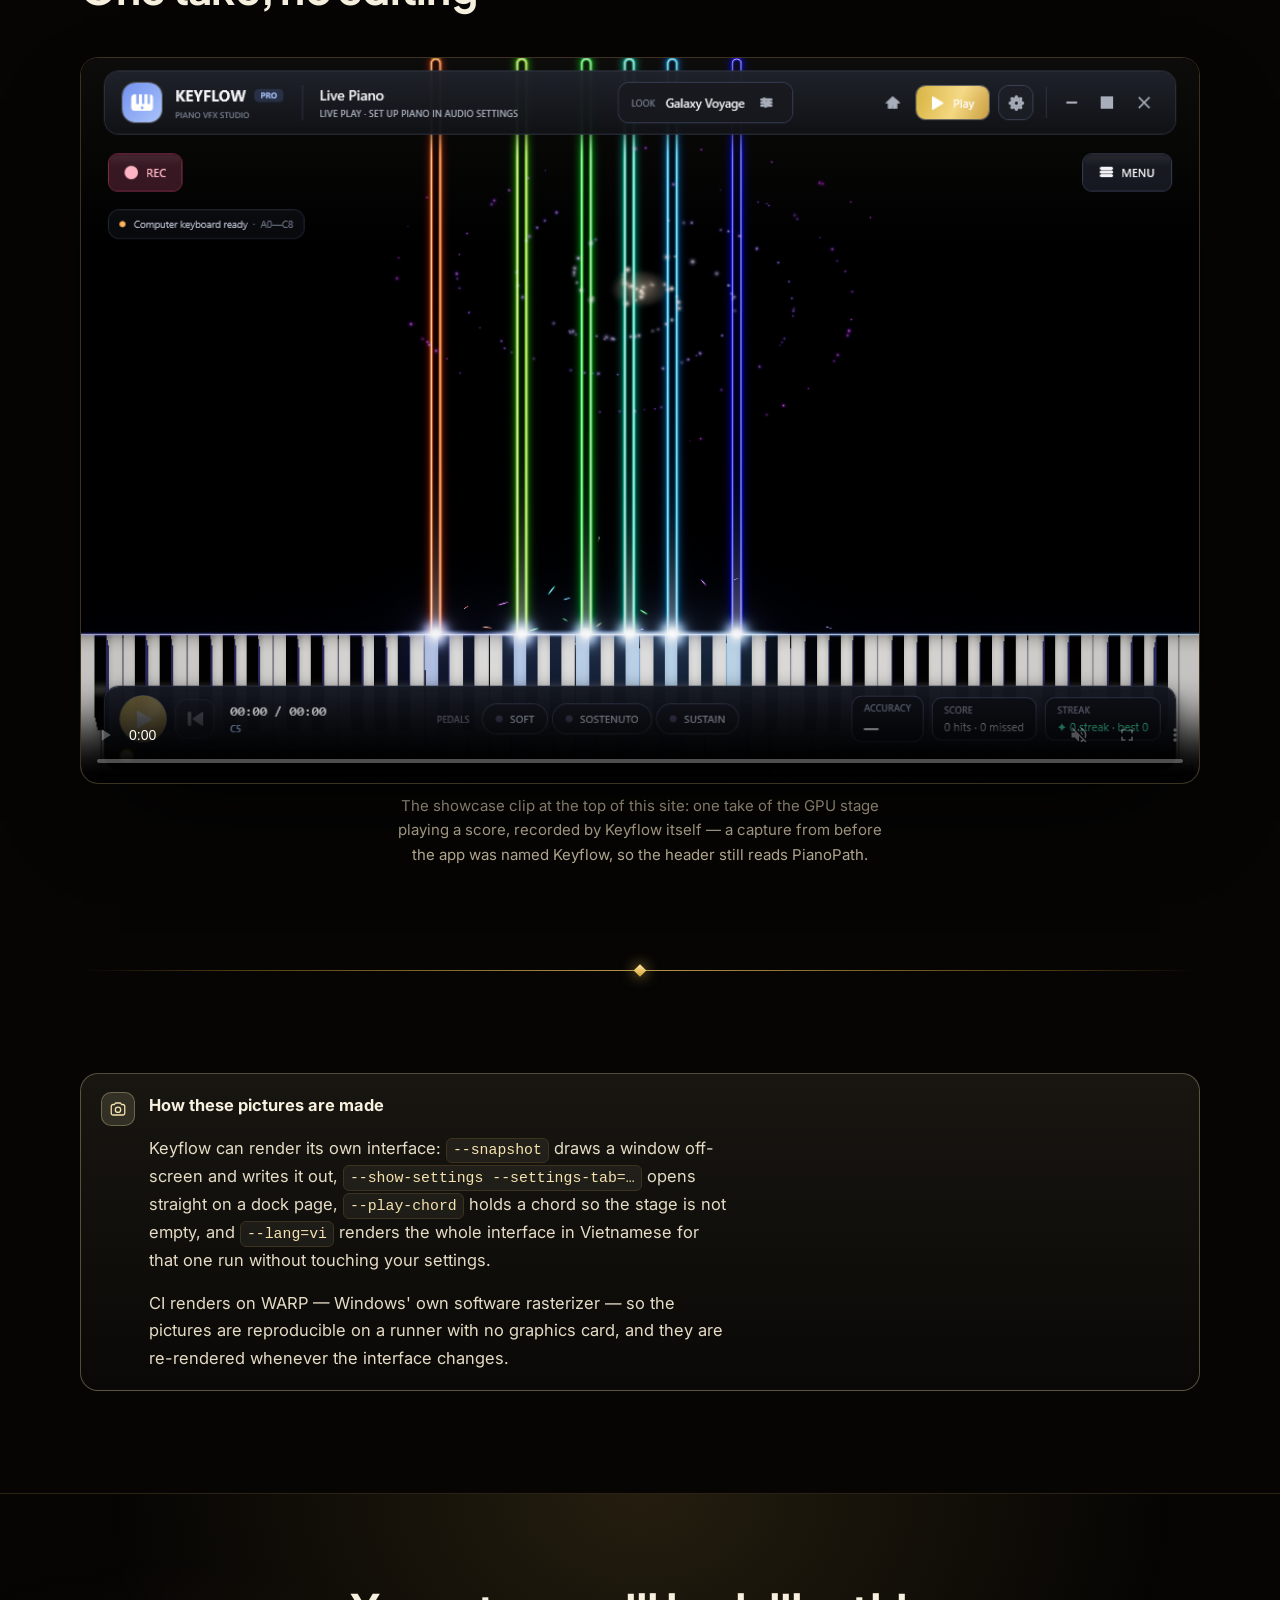
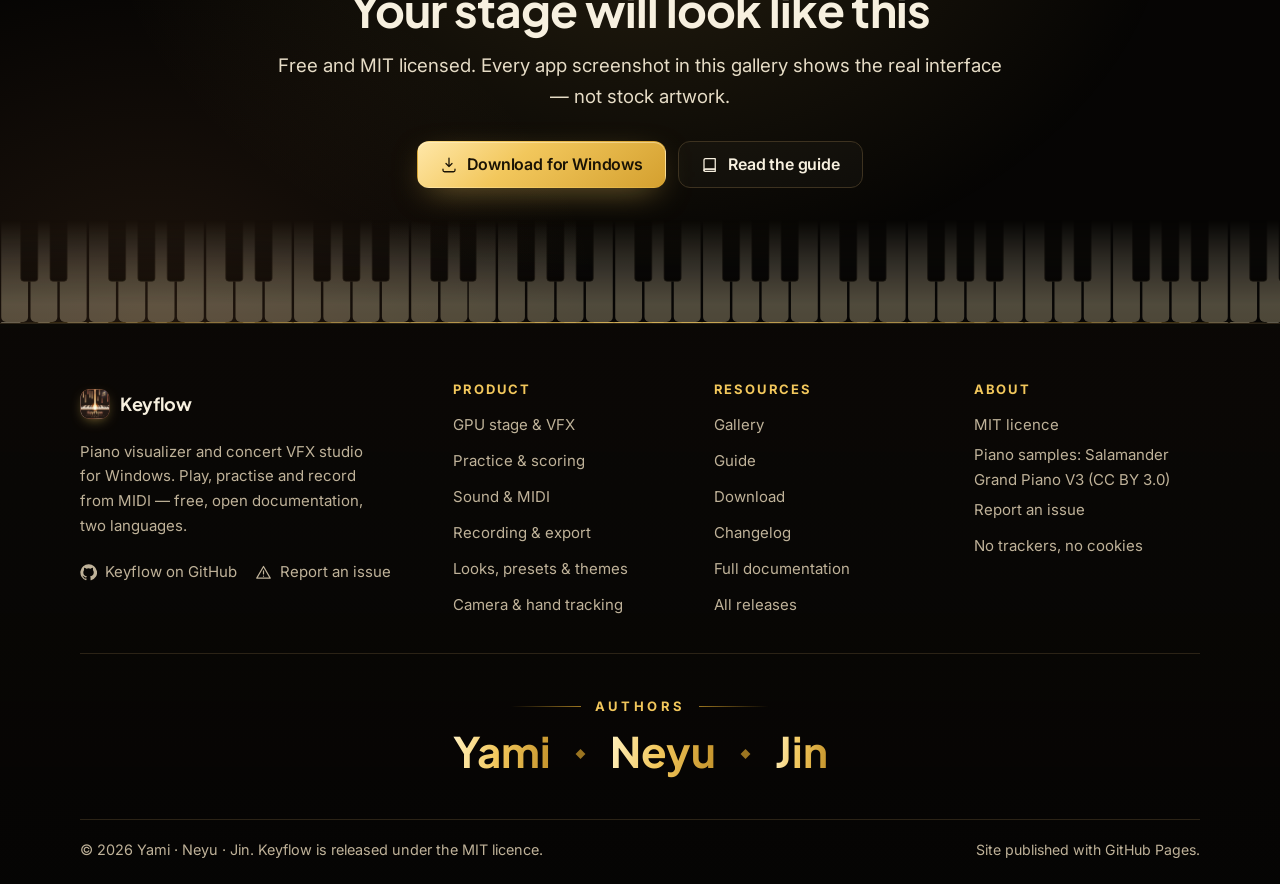
<file: gallery.html>
<!doctype html>
<html lang="en" data-root="">
<head>
<meta charset="utf-8">
<meta name="viewport" content="width=device-width, initial-scale=1">
<title data-i18n="ui.title">Gallery: real Keyflow screenshots &amp; video</title>
<meta name="description" content="Explore app-rendered screenshots in English and Tiếng Việt, the Keyflow showcase video, and a side-by-side comparison of all fourteen presets across its software and GPU renderers." data-i18n-attr="content=ui.description">
<meta name="author" content="Yami, Neyu, Jin">
<meta name="copyright" content="© 2026 Yami, Neyu, Jin">
<link rel="canonical" href="https://ymkeyflow.online/gallery.html">
<meta property="og:type" content="website">
<meta property="og:site_name" content="Keyflow">
<meta property="og:title" content="Gallery: real Keyflow screenshots &amp; video" data-i18n-attr="content=ui.title">
<meta property="og:description" content="Explore app-rendered screenshots in English and Tiếng Việt, the Keyflow showcase video, and a side-by-side comparison of all fourteen presets across its software and GPU renderers." data-i18n-attr="content=ui.description">
<meta property="og:url" content="https://ymkeyflow.online/gallery.html">
<meta property="og:image" content="https://ymkeyflow.online/previews/en/stage-gpu-storm.png">
<meta property="og:locale" content="en_US">
<meta property="og:locale:alternate" content="vi_VN">
<meta name="twitter:card" content="summary_large_image">
<meta name="twitter:title" content="Gallery: real Keyflow screenshots &amp; video" data-i18n-attr="content=ui.title">
<meta name="twitter:description" content="Explore app-rendered screenshots in English and Tiếng Việt, the Keyflow showcase video, and a side-by-side comparison of all fourteen presets across its software and GPU renderers." data-i18n-attr="content=ui.description">
<meta name="theme-color" content="#060504">
<meta name="color-scheme" content="dark">
<link rel="icon" href="logo.png" type="image/png">
<link rel="apple-touch-icon" href="logo.png">
<link rel="preconnect" href="https://fonts.googleapis.com">
<link rel="preconnect" href="https://fonts.gstatic.com" crossorigin>
<link href="https://fonts.googleapis.com/css2?family=Inter:wght@400;500;600;700&family=Plus+Jakarta+Sans:wght@600;700;800&display=swap" rel="stylesheet">
<link rel="stylesheet" href="style.css">
<script>/* Choose the language before the first paint; a timer lifts the veil if
        the dictionaries or site.js never arrive. */
(function () {
  try {
    var s = localStorage.getItem("keyflow-site-lang");
    var q = new URLSearchParams(location.search).get("lang");
    var want = q || s || ((navigator.language || "").toLowerCase().indexOf("vi") === 0 ? "vi" : "en");
    if (want === "vi") {
      document.documentElement.lang = "vi";
      document.documentElement.setAttribute("data-lang-pref", "vi");
      setTimeout(function () { document.documentElement.removeAttribute("data-lang-pref"); }, 2500);
    }
  } catch (e) { /* private mode */ }
})();</script>
<script defer src="i18n/vi/ui.js"></script>
<script defer src="i18n/vi/gallery.js"></script>
<script defer src="site.js"></script>
<script defer src="stardust.js"></script>
<script type="application/ld+json">{
 "@context": "https://schema.org",
 "@type": "WebPage",
 "name": "Gallery: real Keyflow screenshots & video",
 "url": "https://ymkeyflow.online/gallery.html",
 "inLanguage": [
  "en",
  "vi"
 ],
 "isPartOf": {
  "@type": "WebSite",
  "name": "Keyflow",
  "url": "https://ymkeyflow.online/"
 },
 "author": [
  {
   "@type": "Person",
   "name": "Yami"
  },
  {
   "@type": "Person",
   "name": "Neyu"
  },
  {
   "@type": "Person",
   "name": "Jin"
  }
 ],
 "copyrightHolder": [
  {
   "@type": "Person",
   "name": "Yami"
  },
  {
   "@type": "Person",
   "name": "Neyu"
  },
  {
   "@type": "Person",
   "name": "Jin"
  }
 ],
 "copyrightYear": 2026,
 "about": {
  "@context": "https://schema.org",
  "@type": "SoftwareApplication",
  "name": "Keyflow",
  "alternateName": "Keyflow · Piano Performance & Concert VFX Studio",
  "applicationCategory": "MultimediaApplication",
  "applicationSubCategory": "Piano visualization, practice and video production",
  "operatingSystem": "Windows 10 (22H2) or Windows 11, 64-bit",
  "softwareVersion": "2.0.1",
  "datePublished": "2026-10-13T10:42:59Z",
  "inLanguage": [
   "en",
   "vi"
  ],
  "isAccessibleForFree": true,
  "license": "https://github.com/lxmtuu/KeyFlow/blob/main/LICENSE",
  "downloadUrl": "https://github.com/lxmtuu/KeyFlow/releases/download/v2.0.1/Keyflow-Setup-2.0.1.exe",
  "softwareRequirements": "Windows 10 (22H2) or Windows 11, 64-bit; Direct3D 11 GPU (feature level 11_0, shader model 5.0); about 748 MB free for the piano samples",
  "screenshot": "https://ymkeyflow.online/previews/en/stage-gpu-galaxy.png",
  "author": [
   {
    "@type": "Person",
    "name": "Yami"
   },
   {
    "@type": "Person",
    "name": "Neyu"
   },
   {
    "@type": "Person",
    "name": "Jin"
   }
  ],
  "copyrightHolder": [
   {
    "@type": "Person",
    "name": "Yami"
   },
   {
    "@type": "Person",
    "name": "Neyu"
   },
   {
    "@type": "Person",
    "name": "Jin"
   }
  ],
  "copyrightYear": 2026,
  "featureList": [
   "Direct3D 11 GPU stage with 16-bit HDR and multi-level bloom",
   "Ray-traced keyboard in 88, 76, 61 or 49 keys (GGX, softbox penumbra, ACES tonemap)",
   "Practice modes: follow along, wait for my note, one hand, A-B loop",
   "Recording to MP4 (H.264 + AAC), AVI or 32-bit PNG sequence with alpha",
   "MIDI and MusicXML import; Salamander Grand Piano V3 downloaded on request",
   "Hall, convolution and impulse-response reverb, continuous damper, string resonance",
   "14 stage presets, three concert themes and a user theme studio",
   "Share a whole look as one KEYFLOW-LOOK-2 line of text",
   "Webcam overlay with green key, classical hand tracking and an AR overlay calibrated to the real keys",
   "English and Tiếng Việt, switched live without a restart"
  ],
  "url": "https://ymkeyflow.online/gallery.html"
 }
}</script>
</head>
<body>

<a class="skip" href="#main" data-i18n="ui.skip">Skip to content</a>
<div class="progress" aria-hidden="true"></div>
<header class="nav">
  <div class="nav-in">
    <a class="brand" href="index.html">
      <img src="logo.png" width="30" height="30" alt="" decoding="async">
      <span>Keyflow</span><span class="ver">v<span data-release-tag>2.0.1</span></span>
    </a>
    <nav class="nav-links" aria-label="Main navigation" data-i18n-attr="aria-label=ui.nav.label">
      <div class="has-menu">
        <button type="button" class="menu-btn" aria-haspopup="true"><span data-i18n="ui.nav.features">Features</span>
          <span class="caret"><svg viewBox="0 0 24 24" width="14" height="14" aria-hidden="true" focusable="false" fill="none" stroke="currentColor" stroke-width="1.7" stroke-linecap="round" stroke-linejoin="round"><path d="m6 9 6 6 6-6"/></svg></span></button>
        <div class="menu">
          <div class="menu-grid"><a class="menu-item" href="features/stage.html"><span class="ico"><svg viewBox="0 0 24 24" width="18" height="18" aria-hidden="true" focusable="false" fill="none" stroke="currentColor" stroke-width="1.7" stroke-linecap="round" stroke-linejoin="round"><path d="M9 3v3M15 3v3M9 18v3M15 18v3M3 9h3M3 15h3M18 9h3M18 15h3"/><rect x="6" y="6" width="12" height="12" rx="2"/><rect x="10" y="10" width="4" height="4" rx="1"/></svg></span><span><b data-i18n="feature.stage">GPU stage & VFX</b><span data-i18n="feature.stage.d">Direct3D 11 render loop, HDR bloom, 24,000 particles, ray-traced keys</span></span></a><a class="menu-item" href="features/practice.html"><span class="ico"><svg viewBox="0 0 24 24" width="18" height="18" aria-hidden="true" focusable="false" fill="none" stroke="currentColor" stroke-width="1.7" stroke-linecap="round" stroke-linejoin="round"><circle cx="12" cy="12" r="8.5"/><circle cx="12" cy="12" r="4.5"/><circle cx="12" cy="12" r="1" fill="currentColor" stroke="none"/></svg></span><span><b data-i18n="feature.practice">Practice & scoring</b><span data-i18n="feature.practice.d">Wait-for-note, one hand, A-B loop, history, ghost and staff layer</span></span></a><a class="menu-item" href="features/sound.html"><span class="ico"><svg viewBox="0 0 24 24" width="18" height="18" aria-hidden="true" focusable="false" fill="none" stroke="currentColor" stroke-width="1.7" stroke-linecap="round" stroke-linejoin="round"><path d="M2 12h2.5l2-6 3 14 3-11 2.5 6 2-3H22"/></svg></span><span><b data-i18n="feature.sound">Sound & MIDI</b><span data-i18n="feature.sound.d">Salamander Grand Piano V3 (one-time download), hall and convolution reverb, three pedals, MIDI in and out</span></span></a><a class="menu-item" href="features/recording.html"><span class="ico"><svg viewBox="0 0 24 24" width="18" height="18" aria-hidden="true" focusable="false" fill="none" stroke="currentColor" stroke-width="1.7" stroke-linecap="round" stroke-linejoin="round"><circle cx="12" cy="12" r="8.5"/><circle cx="12" cy="12" r="3.5" fill="currentColor" stroke="none"/></svg></span><span><b data-i18n="feature.recording">Recording & export</b><span data-i18n="feature.recording.d">MP4 with the sound inside, AVI, or 32-bit PNG with transparency</span></span></a><a class="menu-item" href="features/design.html"><span class="ico"><svg viewBox="0 0 24 24" width="18" height="18" aria-hidden="true" focusable="false" fill="none" stroke="currentColor" stroke-width="1.7" stroke-linecap="round" stroke-linejoin="round"><path d="M12 21a9 9 0 1 1 9-9c0 2-1.6 3-3.4 3H16a2 2 0 0 0-1.4 3.4c.5.6.2 1.6-.6 2A8.9 8.9 0 0 1 12 21Z"/><circle cx="8" cy="10" r="1.2" fill="currentColor" stroke="none"/><circle cx="12" cy="7.5" r="1.2" fill="currentColor" stroke="none"/><circle cx="16" cy="10" r="1.2" fill="currentColor" stroke="none"/></svg></span><span><b data-i18n="feature.design">Looks, presets & themes</b><span data-i18n="feature.design.d">14 built-in presets, three concert themes, a theme studio and one-line share codes</span></span></a><a class="menu-item" href="features/camera.html"><span class="ico"><svg viewBox="0 0 24 24" width="18" height="18" aria-hidden="true" focusable="false" fill="none" stroke="currentColor" stroke-width="1.7" stroke-linecap="round" stroke-linejoin="round"><path d="M3 8.5A2.5 2.5 0 0 1 5.5 6h1.8l1.3-2h6.8l1.3 2h1.8A2.5 2.5 0 0 1 21 8.5v9A2.5 2.5 0 0 1 18.5 20h-13A2.5 2.5 0 0 1 3 17.5v-9Z"/><circle cx="12" cy="13" r="3.6"/></svg></span><span><b data-i18n="feature.camera">Camera & hand tracking</b><span data-i18n="feature.camera.d">Webcam overlay with green key, classical hand tracking, and an AR overlay on the real keys</span></span></a></div>
          <div class="menu-foot"><span data-i18n="ui.menu.foot">Every feature ships in the same free download — English and Tiếng Việt included.</span>
            <a class="link-more" href="index.html#features"><span data-i18n="ui.allfeatures">All features</span>
              <span class="arw"><svg viewBox="0 0 24 24" width="15" height="15" aria-hidden="true" focusable="false" fill="none" stroke="currentColor" stroke-width="1.7" stroke-linecap="round" stroke-linejoin="round"><path d="M4 12h15m0 0-6-6m6 6-6 6"/></svg></span></a></div>
        </div>
      </div>
      <a href="gallery.html" aria-current="page" data-i18n="ui.nav.gallery">Gallery</a>
      <a href="guide.html" data-i18n="ui.nav.guide">Guide</a>
      <a href="download.html" data-i18n="ui.nav.download">Download</a>
    </nav>
    <div class="nav-tools">
      <a class="icon-link" href="https://github.com/lxmtuu/KeyFlow" target="_blank" rel="noopener" title="GitHub"
         data-i18n-attr="aria-label=ui.github" aria-label="Keyflow on GitHub"><svg viewBox="0 0 24 24" width="18" height="18" aria-hidden="true" focusable="false" fill="none" stroke="currentColor" stroke-width="1.7" stroke-linecap="round" stroke-linejoin="round"><path fill="currentColor" stroke="none" d="M12 .5a11.5 11.5 0 0 0-3.64 22.41c.58.1.79-.25.79-.56v-2c-3.2.7-3.88-1.37-3.88-1.37-.52-1.33-1.28-1.69-1.28-1.69-1.04-.71.08-.7.08-.7 1.15.08 1.76 1.19 1.76 1.19 1.03 1.76 2.69 1.25 3.35.96.1-.74.4-1.25.73-1.54-2.55-.29-5.24-1.28-5.24-5.69 0-1.26.45-2.28 1.19-3.09-.12-.29-.52-1.46.11-3.05 0 0 .97-.31 3.17 1.18a11 11 0 0 1 5.77 0c2.2-1.49 3.17-1.18 3.17-1.18.63 1.59.23 2.76.11 3.05.74.81 1.19 1.83 1.19 3.09 0 4.42-2.7 5.4-5.27 5.68.41.36.78 1.06.78 2.14v3.17c0 .31.21.67.8.56A11.5 11.5 0 0 0 12 .5Z"/></svg></a>
      <div class="lang" role="group" data-i18n-attr="aria-label=ui.lang" aria-label="Language">
        <button type="button" data-lang="en" aria-pressed="true">EN</button>
        <button type="button" data-lang="vi" aria-pressed="false">VI</button>
      </div>
      <a class="btn btn-gold btn-sm" href="download.html"><svg viewBox="0 0 24 24" width="15" height="15" aria-hidden="true" focusable="false" fill="none" stroke="currentColor" stroke-width="1.7" stroke-linecap="round" stroke-linejoin="round"><path d="M12 3v11m0 0 4-4m-4 4-4-4M4 17.5V19a2 2 0 0 0 2 2h12a2 2 0 0 0 2-2v-1.5"/></svg> <span data-i18n="ui.nav.cta">Get Keyflow</span></a>
      <button type="button" class="burger" data-i18n-attr="aria-label=ui.menu" aria-label="Menu"
              aria-controls="drawer"><svg viewBox="0 0 24 24" width="20" height="20" aria-hidden="true" focusable="false" fill="none" stroke="currentColor" stroke-width="1.7" stroke-linecap="round" stroke-linejoin="round"><path d="M3.5 6.5h17M3.5 12h17M3.5 17.5h17"/></svg></button>
    </div>
  </div>
</header>
<div class="drawer" id="drawer" role="dialog" aria-modal="true" aria-label="Site menu" data-i18n-attr="aria-label=ui.drawer.label"><div class="drawer-panel"><div class="drawer-top"><a class="brand" href="index.html"><img src="logo.png" width="28" height="28" alt=""><span>Keyflow</span></a><button type="button" class="drawer-close" data-i18n-attr="aria-label=ui.close" aria-label="Close"><svg viewBox="0 0 24 24" width="18" height="18" aria-hidden="true" focusable="false" fill="none" stroke="currentColor" stroke-width="1.7" stroke-linecap="round" stroke-linejoin="round"><path d="M18 6 6 18M6 6l12 12"/></svg></button></div><p class="dgroup" data-i18n="ui.nav.features">Features</p><a class="dlink dsub" href="features/stage.html" data-i18n="feature.stage">GPU stage & VFX</a><a class="dlink dsub" href="features/practice.html" data-i18n="feature.practice">Practice & scoring</a><a class="dlink dsub" href="features/sound.html" data-i18n="feature.sound">Sound & MIDI</a><a class="dlink dsub" href="features/recording.html" data-i18n="feature.recording">Recording & export</a><a class="dlink dsub" href="features/design.html" data-i18n="feature.design">Looks, presets & themes</a><a class="dlink dsub" href="features/camera.html" data-i18n="feature.camera">Camera & hand tracking</a><p class="dgroup" data-i18n="ui.drawer.pages">Pages</p><a class="dlink" href="index.html" data-i18n="ui.home">Home</a><a class="dlink" href="gallery.html" aria-current="page" data-i18n="ui.nav.gallery">Gallery</a><a class="dlink" href="guide.html" data-i18n="ui.nav.guide">Guide</a><a class="dlink" href="download.html" data-i18n="ui.nav.download">Download</a><div class="drawer-foot"><a class="btn btn-gold btn-block" href="download.html"><svg viewBox="0 0 24 24" width="17" height="17" aria-hidden="true" focusable="false" fill="none" stroke="currentColor" stroke-width="1.7" stroke-linecap="round" stroke-linejoin="round"><path d="M12 3v11m0 0 4-4m-4 4-4-4M4 17.5V19a2 2 0 0 0 2 2h12a2 2 0 0 0 2-2v-1.5"/></svg> <span data-i18n="ui.nav.download">Download</span></a><a class="btn btn-ghost btn-block" href="https://github.com/lxmtuu/KeyFlow" target="_blank" rel="noopener"><svg viewBox="0 0 24 24" width="17" height="17" aria-hidden="true" focusable="false" fill="none" stroke="currentColor" stroke-width="1.7" stroke-linecap="round" stroke-linejoin="round"><path fill="currentColor" stroke="none" d="M12 .5a11.5 11.5 0 0 0-3.64 22.41c.58.1.79-.25.79-.56v-2c-3.2.7-3.88-1.37-3.88-1.37-.52-1.33-1.28-1.69-1.28-1.69-1.04-.71.08-.7.08-.7 1.15.08 1.76 1.19 1.76 1.19 1.03 1.76 2.69 1.25 3.35.96.1-.74.4-1.25.73-1.54-2.55-.29-5.24-1.28-5.24-5.69 0-1.26.45-2.28 1.19-3.09-.12-.29-.52-1.46.11-3.05 0 0 .97-.31 3.17 1.18a11 11 0 0 1 5.77 0c2.2-1.49 3.17-1.18 3.17-1.18.63 1.59.23 2.76.11 3.05.74.81 1.19 1.83 1.19 3.09 0 4.42-2.7 5.4-5.27 5.68.41.36.78 1.06.78 2.14v3.17c0 .31.21.67.8.56A11.5 11.5 0 0 0 12 .5Z"/></svg> GitHub</a><div class="lang" role="group" style="justify-content:center" data-i18n-attr="aria-label=ui.lang" aria-label="Language"><button type="button" data-lang="en" aria-pressed="true">EN</button><button type="button" data-lang="vi" aria-pressed="false">VI</button></div></div></div></div>
<main id="main">
<section class="pagehero"><div class="stage-fx stage-fx-page" aria-hidden="true"><i class="beam b1"></i><i class="beam b2"></i><i class="beam b3"></i><i class="floor"></i><i class="keys"></i></div><div class="container pagehero-in"><div class="split-copy"><nav class="crumbs" aria-label="Breadcrumb" data-i18n-attr="aria-label=ui.breadcrumb"><ol><li><a href="index.html" data-i18n="ui.home">Home</a></li><li aria-hidden="true" class="sep">/</li><li aria-current="page" data-i18n="ui.nav.gallery">Gallery</li></ol></nav><p class="eyebrow" data-i18n="ui.nav.gallery">Gallery</p><h1 data-i18n="gallery.17">Real Keyflow captures, with no stock artwork</h1><p class="lead" data-i18n="gallery.18">The app screenshots here are rendered by Keyflow in CI with <code>--snapshot</code> in English and Tiếng Việt. Use the header switch to change those screenshots; the side-by-side preset comparison is a fixed English-language image.</p><div class="meta-chips"><span class="chip" data-i18n="gallery.19">14 screenshots × 2 languages</span><span class="chip" data-i18n="gallery.20">1 showcase video</span><span class="chip" data-i18n="gallery.21">14 presets, both engines</span><span class="chip" data-i18n="gallery.22">Click any picture to enlarge</span></div><div style="margin-top:24px"><div class="actions"><a class="btn btn-gold" href="download.html"><svg viewBox="0 0 24 24" width="18" height="18" aria-hidden="true" focusable="false" fill="none" stroke="currentColor" stroke-width="1.7" stroke-linecap="round" stroke-linejoin="round"><path d="M12 3v11m0 0 4-4m-4 4-4-4M4 17.5V19a2 2 0 0 0 2 2h12a2 2 0 0 0 2-2v-1.5"/></svg> <span data-i18n="gallery.23">Download for Windows</span></a><a class="btn btn-ghost" href="#how"><svg viewBox="0 0 24 24" width="18" height="18" aria-hidden="true" focusable="false" fill="none" stroke="currentColor" stroke-width="1.7" stroke-linecap="round" stroke-linejoin="round"><circle cx="12" cy="12" r="9"/><path d="M12 11v5.5M12 7.8v.4"/></svg> <span data-i18n="gallery.24">How the pictures are made</span></a></div></div></div><div class="split-media"><figure class="shot" style="margin:0" data-lightbox data-lb-item><div class="frame" data-shot="stage-gpu-galaxy"><picture><source type="image/webp" srcset="previews/webp/en/stage-gpu-galaxy.webp"><img src="previews/en/stage-gpu-galaxy.png" width="1080" height="700" data-i18n-attr="alt=gallery.5.alt" alt="Galaxy Voyage on the GPU stage" decoding="async" fetchpriority="high"></picture><span class="frame-badge"><span class="dot"></span><span data-i18n="gallery.6">GPU stage</span></span><button type="button" class="lb-trigger" data-i18n-attr="aria-label=ui.lb.enlarge" aria-label="Enlarge picture"><svg viewBox="0 0 24 24" width="20" height="20" aria-hidden="true" focusable="false" fill="none" stroke="currentColor" stroke-width="1.7" stroke-linecap="round" stroke-linejoin="round"><circle cx="11" cy="11" r="6.5"/><path d="m16 16 4.5 4.5M11 8.3v5.4M8.3 11h5.4"/></svg></button></div><figcaption class="frame-cap lb-caption" data-i18n="gallery.7">Galaxy Voyage: rainbow trails over a cosmic ambient layer, drawn by the Direct3D 11 engine.</figcaption></figure></div></div></section>
<section id="stage" class="section slider-section"><div class="container"><div class="section-head"><p class="eyebrow" data-i18n="gallery.36">The stage</p><h2 data-i18n="gallery.37">What the GPU engine draws</h2><p class="sub" data-i18n="gallery.38">Five looks of the same engine, changing by themselves. Use the arrow buttons, the bars below or the left and right arrow keys to choose one, or press pause to stay on a picture.</p></div><div class="slider slider-spotlight reveal" data-slider data-lightbox data-autoplay="on" data-interval="5500" role="region" aria-roledescription="carousel" data-i18n-attr="aria-label=gallery.35" aria-label="The GPU stage: five looks"><button type="button" class="slider-play" aria-label="Pause slideshow"><span class="ic ic-pause"><svg viewBox="0 0 24 24" width="16" height="16" aria-hidden="true" focusable="false" fill="none" stroke="currentColor" stroke-width="1.7" stroke-linecap="round" stroke-linejoin="round"><path d="M8.5 5v14M15.5 5v14" stroke-width="3.2"/></svg></span><span class="ic ic-play"><svg viewBox="0 0 24 24" width="16" height="16" aria-hidden="true" focusable="false" fill="none" stroke="currentColor" stroke-width="1.7" stroke-linecap="round" stroke-linejoin="round"><path d="M8 5.2v13.6a.6.6 0 0 0 .9.5l10.8-6.8a.6.6 0 0 0 0-1L8.9 4.7a.6.6 0 0 0-.9.5Z" fill="currentColor"/></svg></span><span class="slider-play-label">Pause slideshow</span></button><span class="slider-count" aria-hidden="true"><b>01</b><i>/</i>05</span><div class="slider-stage"><div class="slider-viewport"><button type="button" class="slider-btn prev" data-i18n-attr="aria-label=ui.car.prev" aria-label="Previous picture"><svg viewBox="0 0 24 24" width="22" height="22" aria-hidden="true" focusable="false" fill="none" stroke="currentColor" stroke-width="1.7" stroke-linecap="round" stroke-linejoin="round"><path d="m15 18-6-6 6-6"/></svg></button><button type="button" class="slider-btn next" data-i18n-attr="aria-label=ui.car.next" aria-label="Next picture"><svg viewBox="0 0 24 24" width="22" height="22" aria-hidden="true" focusable="false" fill="none" stroke="currentColor" stroke-width="1.7" stroke-linecap="round" stroke-linejoin="round"><path d="m9 18 6-6-6-6"/></svg></button><ul class="slides" aria-live="off"><li class="slide" role="group" aria-roledescription="slide" aria-label="1 / 5"><figure data-lb-item><div class="frame" data-shot="stage-live"><picture><source type="image/webp" srcset="previews/webp/en/stage-live.webp"><img src="previews/en/stage-live.png" width="1080" height="700" data-i18n-attr="alt=gallery.25.alt" alt="Live play: only the notes you play, the glowing hit line, sparks and the transport bar" decoding="async" loading="lazy"></picture><button type="button" class="lb-trigger" data-i18n-attr="aria-label=ui.lb.enlarge" aria-label="Enlarge picture"><svg viewBox="0 0 24 24" width="20" height="20" aria-hidden="true" focusable="false" fill="none" stroke="currentColor" stroke-width="1.7" stroke-linecap="round" stroke-linejoin="round"><circle cx="11" cy="11" r="6.5"/><path d="m16 16 4.5 4.5M11 8.3v5.4M8.3 11h5.4"/></svg></button></div><figcaption class="lb-caption" data-i18n="gallery.26">Live play: only the notes you play, the glowing hit line, sparks and the transport bar</figcaption></figure></li><li class="slide" role="group" aria-roledescription="slide" aria-label="2 / 5"><figure data-lb-item><div class="frame" data-shot="stage-gpu"><picture><source type="image/webp" srcset="previews/webp/en/stage-gpu.webp"><img src="previews/en/stage-gpu.png" width="1080" height="700" data-i18n-attr="alt=gallery.27.alt" alt="Concert Gold, the default look, with a chord being held" decoding="async" loading="lazy"></picture><button type="button" class="lb-trigger" data-i18n-attr="aria-label=ui.lb.enlarge" aria-label="Enlarge picture"><svg viewBox="0 0 24 24" width="20" height="20" aria-hidden="true" focusable="false" fill="none" stroke="currentColor" stroke-width="1.7" stroke-linecap="round" stroke-linejoin="round"><circle cx="11" cy="11" r="6.5"/><path d="m16 16 4.5 4.5M11 8.3v5.4M8.3 11h5.4"/></svg></button></div><figcaption class="lb-caption" data-i18n="gallery.28">Concert Gold, the default look, with a chord being held</figcaption></figure></li><li class="slide" role="group" aria-roledescription="slide" aria-label="3 / 5"><figure data-lb-item><div class="frame" data-shot="stage-gpu-galaxy"><picture><source type="image/webp" srcset="previews/webp/en/stage-gpu-galaxy.webp"><img src="previews/en/stage-gpu-galaxy.png" width="1080" height="700" data-i18n-attr="alt=gallery.29.alt" alt="Galaxy Voyage: rainbow trails over a cosmic layer" decoding="async" loading="lazy"></picture><button type="button" class="lb-trigger" data-i18n-attr="aria-label=ui.lb.enlarge" aria-label="Enlarge picture"><svg viewBox="0 0 24 24" width="20" height="20" aria-hidden="true" focusable="false" fill="none" stroke="currentColor" stroke-width="1.7" stroke-linecap="round" stroke-linejoin="round"><circle cx="11" cy="11" r="6.5"/><path d="m16 16 4.5 4.5M11 8.3v5.4M8.3 11h5.4"/></svg></button></div><figcaption class="lb-caption" data-i18n="gallery.30">Galaxy Voyage: rainbow trails over a cosmic layer</figcaption></figure></li><li class="slide" role="group" aria-roledescription="slide" aria-label="4 / 5"><figure data-lb-item><div class="frame" data-shot="stage-gpu-storm"><picture><source type="image/webp" srcset="previews/webp/en/stage-gpu-storm.webp"><img src="previews/en/stage-gpu-storm.png" width="1080" height="700" data-i18n-attr="alt=gallery.31.alt" alt="Electric Storm: speed lines and arcs between the keys you hold" decoding="async" loading="lazy"></picture><button type="button" class="lb-trigger" data-i18n-attr="aria-label=ui.lb.enlarge" aria-label="Enlarge picture"><svg viewBox="0 0 24 24" width="20" height="20" aria-hidden="true" focusable="false" fill="none" stroke="currentColor" stroke-width="1.7" stroke-linecap="round" stroke-linejoin="round"><circle cx="11" cy="11" r="6.5"/><path d="m16 16 4.5 4.5M11 8.3v5.4M8.3 11h5.4"/></svg></button></div><figcaption class="lb-caption" data-i18n="gallery.32">Electric Storm: speed lines and arcs between the keys you hold</figcaption></figure></li><li class="slide" role="group" aria-roledescription="slide" aria-label="5 / 5"><figure data-lb-item><div class="frame" data-shot="background-image"><picture><source type="image/webp" srcset="previews/webp/en/background-image.webp"><img src="previews/en/background-image.png" width="1080" height="700" data-i18n-attr="alt=gallery.33.alt" alt="Your own picture behind the keys, centre-cropped and dimmed 30/100" decoding="async" loading="lazy"></picture><button type="button" class="lb-trigger" data-i18n-attr="aria-label=ui.lb.enlarge" aria-label="Enlarge picture"><svg viewBox="0 0 24 24" width="20" height="20" aria-hidden="true" focusable="false" fill="none" stroke="currentColor" stroke-width="1.7" stroke-linecap="round" stroke-linejoin="round"><circle cx="11" cy="11" r="6.5"/><path d="m16 16 4.5 4.5M11 8.3v5.4M8.3 11h5.4"/></svg></button></div><figcaption class="lb-caption" data-i18n="gallery.34">Your own picture behind the keys, centre-cropped and dimmed 30/100</figcaption></figure></li></ul></div></div><div class="slider-nav" role="group" data-i18n-attr="aria-label=ui.car.choose" aria-label="Choose a picture"><button type="button" class="seg"><i></i></button><button type="button" class="seg"><i></i></button><button type="button" class="seg"><i></i></button><button type="button" class="seg"><i></i></button><button type="button" class="seg"><i></i></button></div></div></div></section>
<section id="interface" class="section slider-section"><div class="container"><div class="section-head"><p class="eyebrow" data-i18n="gallery.52">The interface</p><h2 data-i18n="gallery.53">Three concert interfaces and the design dock</h2><p class="sub" data-i18n="gallery.54">These screenshots are full of small print, so they wait for you: pick a page from the list or use the arrows. Press play if you would rather watch them go by.</p></div><div class="slider slider-tabs reveal" data-slider data-lightbox data-autoplay="off" data-interval="8000" role="region" aria-roledescription="carousel" data-i18n-attr="aria-label=gallery.51" aria-label="The Keyflow interface: four pages"><button type="button" class="slider-play" aria-label="Play slideshow"><span class="ic ic-pause"><svg viewBox="0 0 24 24" width="16" height="16" aria-hidden="true" focusable="false" fill="none" stroke="currentColor" stroke-width="1.7" stroke-linecap="round" stroke-linejoin="round"><path d="M8.5 5v14M15.5 5v14" stroke-width="3.2"/></svg></span><span class="ic ic-play"><svg viewBox="0 0 24 24" width="16" height="16" aria-hidden="true" focusable="false" fill="none" stroke="currentColor" stroke-width="1.7" stroke-linecap="round" stroke-linejoin="round"><path d="M8 5.2v13.6a.6.6 0 0 0 .9.5l10.8-6.8a.6.6 0 0 0 0-1L8.9 4.7a.6.6 0 0 0-.9.5Z" fill="currentColor"/></svg></span><span class="slider-play-label">Play slideshow</span></button><div class="slider-stage"><div class="slider-viewport"><button type="button" class="slider-btn prev" data-i18n-attr="aria-label=ui.car.prev" aria-label="Previous picture"><svg viewBox="0 0 24 24" width="22" height="22" aria-hidden="true" focusable="false" fill="none" stroke="currentColor" stroke-width="1.7" stroke-linecap="round" stroke-linejoin="round"><path d="m15 18-6-6 6-6"/></svg></button><button type="button" class="slider-btn next" data-i18n-attr="aria-label=ui.car.next" aria-label="Next picture"><svg viewBox="0 0 24 24" width="22" height="22" aria-hidden="true" focusable="false" fill="none" stroke="currentColor" stroke-width="1.7" stroke-linecap="round" stroke-linejoin="round"><path d="m9 18 6-6-6-6"/></svg></button><ul class="slides" aria-live="off"><li class="slide" role="group" aria-roledescription="slide" aria-label="1 / 4"><figure data-lb-item><div class="frame" data-shot="main-menu"><picture><source type="image/webp" srcset="previews/webp/en/main-menu.webp"><img src="previews/en/main-menu.png" width="1080" height="700" data-i18n-attr="alt=gallery.39.alt" alt="Start menu" decoding="async" loading="lazy"></picture><button type="button" class="lb-trigger" data-i18n-attr="aria-label=ui.lb.enlarge" aria-label="Enlarge picture"><svg viewBox="0 0 24 24" width="20" height="20" aria-hidden="true" focusable="false" fill="none" stroke="currentColor" stroke-width="1.7" stroke-linecap="round" stroke-linejoin="round"><circle cx="11" cy="11" r="6.5"/><path d="m16 16 4.5 4.5M11 8.3v5.4M8.3 11h5.4"/></svg></button></div><figcaption class="lb-caption" data-i18n="gallery.40">The start menu, with the interface-language chips</figcaption></figure></li><li class="slide" role="group" aria-roledescription="slide" aria-label="2 / 4"><figure data-lb-item><div class="frame" data-shot="design-dock"><picture><source type="image/webp" srcset="previews/webp/en/design-dock.webp"><img src="previews/en/design-dock.png" width="1080" height="700" data-i18n-attr="alt=gallery.42.alt" alt="Style page" decoding="async" loading="lazy"></picture><button type="button" class="lb-trigger" data-i18n-attr="aria-label=ui.lb.enlarge" aria-label="Enlarge picture"><svg viewBox="0 0 24 24" width="20" height="20" aria-hidden="true" focusable="false" fill="none" stroke="currentColor" stroke-width="1.7" stroke-linecap="round" stroke-linejoin="round"><circle cx="11" cy="11" r="6.5"/><path d="m16 16 4.5 4.5M11 8.3v5.4M8.3 11h5.4"/></svg></button></div><figcaption class="lb-caption" data-i18n="gallery.43">The Style page: presets, quick layer switches and the share code</figcaption></figure></li><li class="slide" role="group" aria-roledescription="slide" aria-label="3 / 4"><figure data-lb-item><div class="frame" data-shot="theme-dock"><picture><source type="image/webp" srcset="previews/webp/en/theme-dock.webp"><img src="previews/en/theme-dock.png" width="1080" height="700" data-i18n-attr="alt=gallery.45.alt" alt="Theme page" decoding="async" loading="lazy"></picture><button type="button" class="lb-trigger" data-i18n-attr="aria-label=ui.lb.enlarge" aria-label="Enlarge picture"><svg viewBox="0 0 24 24" width="20" height="20" aria-hidden="true" focusable="false" fill="none" stroke="currentColor" stroke-width="1.7" stroke-linecap="round" stroke-linejoin="round"><circle cx="11" cy="11" r="6.5"/><path d="m16 16 4.5 4.5M11 8.3v5.4M8.3 11h5.4"/></svg></button></div><figcaption class="lb-caption" data-i18n="gallery.46">The Theme page: three interfaces, the theme studio and the quick looks</figcaption></figure></li><li class="slide" role="group" aria-roledescription="slide" aria-label="4 / 4"><figure data-lb-item><div class="frame" data-shot="language-dock"><picture><source type="image/webp" srcset="previews/webp/en/language-dock.webp"><img src="previews/en/language-dock.png" width="1080" height="700" data-i18n-attr="alt=gallery.48.alt" alt="General page" decoding="async" loading="lazy"></picture><button type="button" class="lb-trigger" data-i18n-attr="aria-label=ui.lb.enlarge" aria-label="Enlarge picture"><svg viewBox="0 0 24 24" width="20" height="20" aria-hidden="true" focusable="false" fill="none" stroke="currentColor" stroke-width="1.7" stroke-linecap="round" stroke-linejoin="round"><circle cx="11" cy="11" r="6.5"/><path d="m16 16 4.5 4.5M11 8.3v5.4M8.3 11h5.4"/></svg></button></div><figcaption class="lb-caption" data-i18n="gallery.49">The General page in Vietnamese: language, graphics engine and settings profile</figcaption></figure></li></ul></div></div><div class="slider-nav" role="group" data-i18n-attr="aria-label=ui.car.choose" aria-label="Choose a picture"><button type="button" class="tab"><span class="tab-n">01</span><span class="tab-t" data-i18n="gallery.41">Start menu</span><i class="fill"></i></button><button type="button" class="tab"><span class="tab-n">02</span><span class="tab-t" data-i18n="gallery.44">Style page</span><i class="fill"></i></button><button type="button" class="tab"><span class="tab-n">03</span><span class="tab-t" data-i18n="gallery.47">Theme page</span><i class="fill"></i></button><button type="button" class="tab"><span class="tab-n">04</span><span class="tab-t" data-i18n="gallery.50">General page</span><i class="fill"></i></button></div></div></div></section>
<section id="session" class="section slider-section"><div class="container"><div class="section-head"><p class="eyebrow" data-i18n="gallery.71">The session</p><h2 data-i18n="gallery.72">Choosing a score, practising, recording</h2><p class="sub" data-i18n="gallery.73">Five steps in the order you meet them. They advance slowly on their own until you take over with the arrows or by choosing a step.</p></div><div class="slider slider-steps reveal" data-slider data-lightbox data-autoplay="on" data-interval="7000" data-stop-on-interact role="region" aria-roledescription="carousel" data-i18n-attr="aria-label=gallery.70" aria-label="A session in five steps"><button type="button" class="slider-play" aria-label="Pause slideshow"><span class="ic ic-pause"><svg viewBox="0 0 24 24" width="16" height="16" aria-hidden="true" focusable="false" fill="none" stroke="currentColor" stroke-width="1.7" stroke-linecap="round" stroke-linejoin="round"><path d="M8.5 5v14M15.5 5v14" stroke-width="3.2"/></svg></span><span class="ic ic-play"><svg viewBox="0 0 24 24" width="16" height="16" aria-hidden="true" focusable="false" fill="none" stroke="currentColor" stroke-width="1.7" stroke-linecap="round" stroke-linejoin="round"><path d="M8 5.2v13.6a.6.6 0 0 0 .9.5l10.8-6.8a.6.6 0 0 0 0-1L8.9 4.7a.6.6 0 0 0-.9.5Z" fill="currentColor"/></svg></span><span class="slider-play-label">Pause slideshow</span></button><div class="slider-nav" role="group" data-i18n-attr="aria-label=ui.car.choose" aria-label="Choose a picture"><button type="button" class="step"><span class="step-n">1</span><span class="step-t" data-i18n="gallery.57">Choose a score</span><i class="fill"></i></button><button type="button" class="step"><span class="step-n">2</span><span class="step-t" data-i18n="gallery.60">Practise</span><i class="fill"></i></button><button type="button" class="step"><span class="step-n">3</span><span class="step-t" data-i18n="gallery.63">Review history</span><i class="fill"></i></button><button type="button" class="step"><span class="step-n">4</span><span class="step-t" data-i18n="gallery.66">Record</span><i class="fill"></i></button><button type="button" class="step"><span class="step-n">5</span><span class="step-t" data-i18n="gallery.69">Shortcuts</span><i class="fill"></i></button></div><div class="slider-stage"><div class="slider-viewport"><button type="button" class="slider-btn prev" data-i18n-attr="aria-label=ui.car.prev" aria-label="Previous picture"><svg viewBox="0 0 24 24" width="22" height="22" aria-hidden="true" focusable="false" fill="none" stroke="currentColor" stroke-width="1.7" stroke-linecap="round" stroke-linejoin="round"><path d="m15 18-6-6 6-6"/></svg></button><button type="button" class="slider-btn next" data-i18n-attr="aria-label=ui.car.next" aria-label="Next picture"><svg viewBox="0 0 24 24" width="22" height="22" aria-hidden="true" focusable="false" fill="none" stroke="currentColor" stroke-width="1.7" stroke-linecap="round" stroke-linejoin="round"><path d="m9 18 6-6-6-6"/></svg></button><ul class="slides" aria-live="off"><li class="slide" role="group" aria-roledescription="slide" aria-label="1 / 5"><figure data-lb-item><div class="frame" data-shot="play-dialog"><picture><source type="image/webp" srcset="previews/webp/en/play-dialog.webp"><img src="previews/en/play-dialog.png" width="1080" height="700" data-i18n-attr="alt=gallery.55.alt" alt="Choose a score" decoding="async" loading="lazy"></picture><button type="button" class="lb-trigger" data-i18n-attr="aria-label=ui.lb.enlarge" aria-label="Enlarge picture"><svg viewBox="0 0 24 24" width="20" height="20" aria-hidden="true" focusable="false" fill="none" stroke="currentColor" stroke-width="1.7" stroke-linecap="round" stroke-linejoin="round"><circle cx="11" cy="11" r="6.5"/><path d="m16 16 4.5 4.5M11 8.3v5.4M8.3 11h5.4"/></svg></button></div><figcaption class="lb-caption" data-i18n="gallery.56">The Play dialog: score chooser, per-hand presets, recent songs and the library</figcaption></figure></li><li class="slide" role="group" aria-roledescription="slide" aria-label="2 / 5"><figure data-lb-item><div class="frame" data-shot="practice-dock"><picture><source type="image/webp" srcset="previews/webp/en/practice-dock.webp"><img src="previews/en/practice-dock.png" width="1080" height="700" data-i18n-attr="alt=gallery.58.alt" alt="Practise" decoding="async" loading="lazy"></picture><button type="button" class="lb-trigger" data-i18n-attr="aria-label=ui.lb.enlarge" aria-label="Enlarge picture"><svg viewBox="0 0 24 24" width="20" height="20" aria-hidden="true" focusable="false" fill="none" stroke="currentColor" stroke-width="1.7" stroke-linecap="round" stroke-linejoin="round"><circle cx="11" cy="11" r="6.5"/><path d="m16 16 4.5 4.5M11 8.3v5.4M8.3 11h5.4"/></svg></button></div><figcaption class="lb-caption" data-i18n="gallery.59">Practice: modes, tempo and the A-B loop</figcaption></figure></li><li class="slide" role="group" aria-roledescription="slide" aria-label="3 / 5"><figure data-lb-item><div class="frame" data-shot="history-dock"><picture><source type="image/webp" srcset="previews/webp/en/history-dock.webp"><img src="previews/en/history-dock.png" width="1080" height="700" data-i18n-attr="alt=gallery.61.alt" alt="Review history" decoding="async" loading="lazy"></picture><button type="button" class="lb-trigger" data-i18n-attr="aria-label=ui.lb.enlarge" aria-label="Enlarge picture"><svg viewBox="0 0 24 24" width="20" height="20" aria-hidden="true" focusable="false" fill="none" stroke="currentColor" stroke-width="1.7" stroke-linecap="round" stroke-linejoin="round"><circle cx="11" cy="11" r="6.5"/><path d="m16 16 4.5 4.5M11 8.3v5.4M8.3 11h5.4"/></svg></button></div><figcaption class="lb-caption" data-i18n="gallery.62">History: every run of the open song, the chart and the ghost</figcaption></figure></li><li class="slide" role="group" aria-roledescription="slide" aria-label="4 / 5"><figure data-lb-item><div class="frame" data-shot="recording-dock"><picture><source type="image/webp" srcset="previews/webp/en/recording-dock.webp"><img src="previews/en/recording-dock.png" width="1080" height="700" data-i18n-attr="alt=gallery.64.alt" alt="Record" decoding="async" loading="lazy"></picture><button type="button" class="lb-trigger" data-i18n-attr="aria-label=ui.lb.enlarge" aria-label="Enlarge picture"><svg viewBox="0 0 24 24" width="20" height="20" aria-hidden="true" focusable="false" fill="none" stroke="currentColor" stroke-width="1.7" stroke-linecap="round" stroke-linejoin="round"><circle cx="11" cy="11" r="6.5"/><path d="m16 16 4.5 4.5M11 8.3v5.4M8.3 11h5.4"/></svg></button></div><figcaption class="lb-caption" data-i18n="gallery.65">Recording: format, resolution, frame rate, audio and transparency</figcaption></figure></li><li class="slide" role="group" aria-roledescription="slide" aria-label="5 / 5"><figure data-lb-item><div class="frame" data-shot="shortcuts"><picture><source type="image/webp" srcset="previews/webp/en/shortcuts.webp"><img src="previews/en/shortcuts.png" width="1080" height="700" data-i18n-attr="alt=gallery.67.alt" alt="Shortcuts" decoding="async" loading="lazy"></picture><button type="button" class="lb-trigger" data-i18n-attr="aria-label=ui.lb.enlarge" aria-label="Enlarge picture"><svg viewBox="0 0 24 24" width="20" height="20" aria-hidden="true" focusable="false" fill="none" stroke="currentColor" stroke-width="1.7" stroke-linecap="round" stroke-linejoin="round"><circle cx="11" cy="11" r="6.5"/><path d="m16 16 4.5 4.5M11 8.3v5.4M8.3 11h5.4"/></svg></button></div><figcaption class="lb-caption" data-i18n="gallery.68">The F1 card: every shortcut, in three groups</figcaption></figure></li></ul></div></div></div></div></section>
<section id="presets" class="section"><div class="container split"><div class="split-copy reveal"><p class="eyebrow" data-i18n="gallery.74">All presets</p><h2 data-i18n="gallery.75">Fourteen looks, two engines, one picture</h2><p class="body" data-i18n="gallery.76">The CI pipeline renders every built-in preset twice — once with the software renderer and once with the GPU engine — and lays the results out in a single tall picture. It is the quickest way to compare looks, and the way the project proves the GPU stage kept each theme's intent.</p><ul class="ticks"><li data-i18n="gallery.77">Concert Gold, Neon Violet, Inferno, Aurora Rainbow, Ice Crystal, Two Hands, Classic Roll and Green Screen</li><li data-i18n="gallery.78">Sakura Nocturne, Moonlight Sonata, Galaxy Voyage, Electric Storm, Ocean Depths and Retro Arcade</li><li data-i18n="gallery.79">Plus three community presets embedded in the build, labelled COMMUNITY in the list.</li></ul><div class="actions"><a class="btn btn-ghost" href="previews/presets.jpg" target="_blank" rel="noopener"><svg viewBox="0 0 24 24" width="18" height="18" aria-hidden="true" focusable="false" fill="none" stroke="currentColor" stroke-width="1.7" stroke-linecap="round" stroke-linejoin="round"><rect x="3.5" y="3.5" width="7" height="7" rx="1.6"/><rect x="13.5" y="3.5" width="7" height="7" rx="1.6"/><rect x="3.5" y="13.5" width="7" height="7" rx="1.6"/><rect x="13.5" y="13.5" width="7" height="7" rx="1.6"/></svg> <span data-i18n="gallery.80">Open the full preset sheet</span></a><a class="btn btn-quiet" href="features/design.html"><svg viewBox="0 0 24 24" width="18" height="18" aria-hidden="true" focusable="false" fill="none" stroke="currentColor" stroke-width="1.7" stroke-linecap="round" stroke-linejoin="round"><path d="M12 21a9 9 0 1 1 9-9c0 2-1.6 3-3.4 3H16a2 2 0 0 0-1.4 3.4c.5.6.2 1.6-.6 2A8.9 8.9 0 0 1 12 21Z"/><circle cx="8" cy="10" r="1.2" fill="currentColor" stroke="none"/><circle cx="12" cy="7.5" r="1.2" fill="currentColor" stroke="none"/><circle cx="16" cy="10" r="1.2" fill="currentColor" stroke="none"/></svg> <span data-i18n="gallery.81">Presets & themes</span></a></div></div><div class="split-media reveal"><figure class="shot" style="margin:0" data-lightbox data-lb-item><div class="frame" data-shot="stage-gpu-storm"><picture><source type="image/webp" srcset="previews/webp/en/stage-gpu-storm.webp"><img src="previews/en/stage-gpu-storm.png" width="1080" height="700" data-i18n-attr="alt=gallery.8.alt" alt="Electric Storm on the GPU stage" decoding="async" loading="lazy"></picture><span class="frame-badge"><span class="dot"></span><span data-i18n="gallery.9">GPU stage</span></span><button type="button" class="lb-trigger" data-i18n-attr="aria-label=ui.lb.enlarge" aria-label="Enlarge picture"><svg viewBox="0 0 24 24" width="20" height="20" aria-hidden="true" focusable="false" fill="none" stroke="currentColor" stroke-width="1.7" stroke-linecap="round" stroke-linejoin="round"><circle cx="11" cy="11" r="6.5"/><path d="m16 16 4.5 4.5M11 8.3v5.4M8.3 11h5.4"/></svg></button></div><figcaption class="frame-cap lb-caption" data-i18n="gallery.10">Electric Storm: one of the fourteen looks, here on the GPU engine.</figcaption></figure></div></div></section>
<section class="section" id="presets-sheet"><div class="container"><div class="section-head"><p class="eyebrow" data-i18n="gallery.1">Concert Gold and Neon Violet, each drawn by both engines; open the full image to see all fourteen</p><h2 data-i18n="gallery.11">The whole sheet</h2></div><figure class="shot" style="margin:0"><a href="previews/presets.jpg" target="_blank" rel="noopener"><picture><source type="image/webp" srcset="previews/webp/presets-teaser.webp"><img src="previews/presets-teaser.jpg" width="1080" height="720" loading="lazy" decoding="async" data-i18n-attr="alt=gallery.1" alt="Concert Gold and Neon Violet, each drawn by both engines; open the full image to see all fourteen"></picture></a><figcaption class="frame-cap" data-i18n="gallery.2">This preview shows the first two comparisons of the CI mosaic: the software renderer and the GPU engine draw the same look side by side. The full image covers every built-in preset — from Concert Gold, the look the app opens on, to Retro Arcade — so you can compare pressed-key colour, the horizon, hollow neon tubes and Fire's cracks. Open the full picture.</figcaption></figure></div></section>
<section class="section" id="video"><div class="container"><div class="section-head"><p class="eyebrow" data-i18n="gallery.13">In motion</p><h2 data-i18n="gallery.15">One take, no editing</h2></div><figure class="shot" style="margin:0"><div class="frame"><video controls muted loop playsinline preload="metadata" width="1080" height="608" poster="previews/en/stage-gpu-galaxy.png" data-poster-shot="stage-gpu-galaxy" data-i18n-attr="aria-label=gallery.4" aria-label="Keyflow showcase video: the GPU stage playing a score"><source src="media/showcase.mp4" type="video/mp4"></video></div><figcaption class="frame-cap" data-i18n="gallery.3">The showcase clip at the top of this site: one take of the GPU stage playing a score, recorded by Keyflow itself — a capture from before the app was named Keyflow, so the header still reads PianoPath.</figcaption></figure></div></section>
<section id="how" class="section"><div class="container"><div class="callout tip reveal"><span class="ico"><svg viewBox="0 0 24 24" width="18" height="18" aria-hidden="true" focusable="false" fill="none" stroke="currentColor" stroke-width="1.7" stroke-linecap="round" stroke-linejoin="round"><path d="M3 8.5A2.5 2.5 0 0 1 5.5 6h1.8l1.3-2h6.8l1.3 2h1.8A2.5 2.5 0 0 1 21 8.5v9A2.5 2.5 0 0 1 18.5 20h-13A2.5 2.5 0 0 1 3 17.5v-9Z"/><circle cx="12" cy="13" r="3.6"/></svg></span><div><p><b data-i18n="gallery.82">How these pictures are made</b></p><p data-i18n="gallery.83">Keyflow can render its own interface: <code>--snapshot</code> draws a window off-screen and writes it out, <code>--show-settings --settings-tab=…</code> opens straight on a dock page, <code>--play-chord</code> holds a chord so the stage is not empty, and <code>--lang=vi</code> renders the whole interface in Vietnamese for that one run without touching your settings.</p><p data-i18n="gallery.84">CI renders on WARP — Windows' own software rasterizer — so the pictures are reproducible on a runner with no graphics card, and they are re-rendered whenever the interface changes.</p></div></div></div></section>
<section class="cta"><div class="container"><h2 data-i18n="gallery.85">Your stage will look like this</h2><p class="sub" data-i18n="gallery.86">Free and MIT licensed. Every app screenshot in this gallery shows the real interface — not stock artwork.</p><div class="actions center"><a class="btn btn-gold" href="download.html"><svg viewBox="0 0 24 24" width="18" height="18" aria-hidden="true" focusable="false" fill="none" stroke="currentColor" stroke-width="1.7" stroke-linecap="round" stroke-linejoin="round"><path d="M12 3v11m0 0 4-4m-4 4-4-4M4 17.5V19a2 2 0 0 0 2 2h12a2 2 0 0 0 2-2v-1.5"/></svg> <span data-i18n="gallery.87">Download for Windows</span></a><a class="btn btn-ghost" href="guide.html"><svg viewBox="0 0 24 24" width="18" height="18" aria-hidden="true" focusable="false" fill="none" stroke="currentColor" stroke-width="1.7" stroke-linecap="round" stroke-linejoin="round"><path d="M4 5.5A2 2 0 0 1 6 3.5h13v14H6a2 2 0 0 0-2 2v-14Z"/><path d="M4 19.5a2 2 0 0 1 2-2h13v3H6a2 2 0 0 1-2-1Z"/></svg> <span data-i18n="gallery.88">Read the guide</span></a></div></div><div class="keys" aria-hidden="true"></div></section>
</main>

<footer class="foot">
  <div class="container">
    <div class="foot-in">
      <div class="foot-brand">
        <a class="brand" href="index.html">
          <img src="logo.png" width="30" height="30" alt="" decoding="async"><span>Keyflow</span>
        </a>
        <p data-i18n="ui.foot.tagline">Piano visualizer and concert VFX studio for Windows. Play, practise and record from MIDI — free, open documentation, two languages.</p>
        <div class="social">
          <a href="https://github.com/lxmtuu/KeyFlow" target="_blank" rel="noopener"><svg viewBox="0 0 24 24" width="17" height="17" aria-hidden="true" focusable="false" fill="none" stroke="currentColor" stroke-width="1.7" stroke-linecap="round" stroke-linejoin="round"><path fill="currentColor" stroke="none" d="M12 .5a11.5 11.5 0 0 0-3.64 22.41c.58.1.79-.25.79-.56v-2c-3.2.7-3.88-1.37-3.88-1.37-.52-1.33-1.28-1.69-1.28-1.69-1.04-.71.08-.7.08-.7 1.15.08 1.76 1.19 1.76 1.19 1.03 1.76 2.69 1.25 3.35.96.1-.74.4-1.25.73-1.54-2.55-.29-5.24-1.28-5.24-5.69 0-1.26.45-2.28 1.19-3.09-.12-.29-.52-1.46.11-3.05 0 0 .97-.31 3.17 1.18a11 11 0 0 1 5.77 0c2.2-1.49 3.17-1.18 3.17-1.18.63 1.59.23 2.76.11 3.05.74.81 1.19 1.83 1.19 3.09 0 4.42-2.7 5.4-5.27 5.68.41.36.78 1.06.78 2.14v3.17c0 .31.21.67.8.56A11.5 11.5 0 0 0 12 .5Z"/></svg> <span data-i18n="ui.github">Keyflow on GitHub</span></a>
          <a href="https://github.com/lxmtuu/KeyFlow/issues" target="_blank" rel="noopener"><svg viewBox="0 0 24 24" width="17" height="17" aria-hidden="true" focusable="false" fill="none" stroke="currentColor" stroke-width="1.7" stroke-linecap="round" stroke-linejoin="round"><path d="M12 3.5 21.5 20h-19L12 3.5Z"/><path d="M12 9.5v4.5M12 17v.3"/></svg> <span data-i18n="ui.foot.issues">Report an issue</span></a>
        </div>
      </div>
      <div><h3 data-i18n="ui.foot.product">Product</h3><ul><li><a href="features/stage.html" data-i18n="feature.stage">GPU stage & VFX</a></li><li><a href="features/practice.html" data-i18n="feature.practice">Practice & scoring</a></li><li><a href="features/sound.html" data-i18n="feature.sound">Sound & MIDI</a></li><li><a href="features/recording.html" data-i18n="feature.recording">Recording & export</a></li><li><a href="features/design.html" data-i18n="feature.design">Looks, presets & themes</a></li><li><a href="features/camera.html" data-i18n="feature.camera">Camera & hand tracking</a></li></ul></div>
      <div><h3 data-i18n="ui.foot.resources">Resources</h3><ul><li><a href="gallery.html" data-i18n="ui.nav.gallery">Gallery</a></li><li><a href="guide.html" data-i18n="ui.nav.guide">Guide</a></li><li><a href="download.html" data-i18n="ui.nav.download">Download</a></li><li><a href="https://github.com/lxmtuu/KeyFlow/blob/main/CHANGELOG.en.md" target="_blank" rel="noopener" data-i18n="ui.foot.changelog">Changelog</a></li><li><a href="https://github.com/lxmtuu/KeyFlow/blob/main/README.en.md" target="_blank" rel="noopener" data-i18n="ui.foot.readme">Full documentation</a></li><li><a href="https://github.com/lxmtuu/KeyFlow/releases" target="_blank" rel="noopener" data-i18n="ui.foot.releases">All releases</a></li></ul></div>
      <div><h3 data-i18n="ui.foot.about">About</h3><ul><li><a href="https://github.com/lxmtuu/KeyFlow/blob/main/LICENSE" target="_blank" rel="noopener" data-i18n="ui.foot.license">MIT licence</a></li><li><a href="https://github.com/sfzinstruments/SalamanderGrandPiano" target="_blank" rel="noopener" data-i18n="ui.foot.soundfont">Piano samples: Salamander Grand Piano V3 (CC BY 3.0)</a></li><li><a href="https://github.com/lxmtuu/KeyFlow/issues" target="_blank" rel="noopener" data-i18n="ui.foot.issues">Report an issue</a></li><li><a href="guide.html#privacy" data-i18n="ui.foot.privacy">No trackers, no cookies</a></li></ul></div>
    </div>
    <div class="credits">
      <p class="credits-label" data-i18n="ui.foot.authors">Authors</p>
      <ul class="credits-names"><li>Yami</li><li>Neyu</li><li>Jin</li></ul>
    </div>
    <div class="foot-bottom">
      <span data-i18n="ui.foot.credits">© 2026 Yami · Neyu · Jin. Keyflow is released under the MIT licence.</span>
      <span class="muted tiny" data-i18n="ui.foot.made">Site published with GitHub Pages.</span>
    </div>
  </div>
</footer>
<button type="button" class="totop" data-i18n-attr="aria-label=ui.top" aria-label="Back to top"><svg viewBox="0 0 24 24" width="18" height="18" aria-hidden="true" focusable="false" fill="none" stroke="currentColor" stroke-width="1.7" stroke-linecap="round" stroke-linejoin="round"><path d="m18 15-6-6-6 6"/></svg></button>
</body>
</html>
</file>
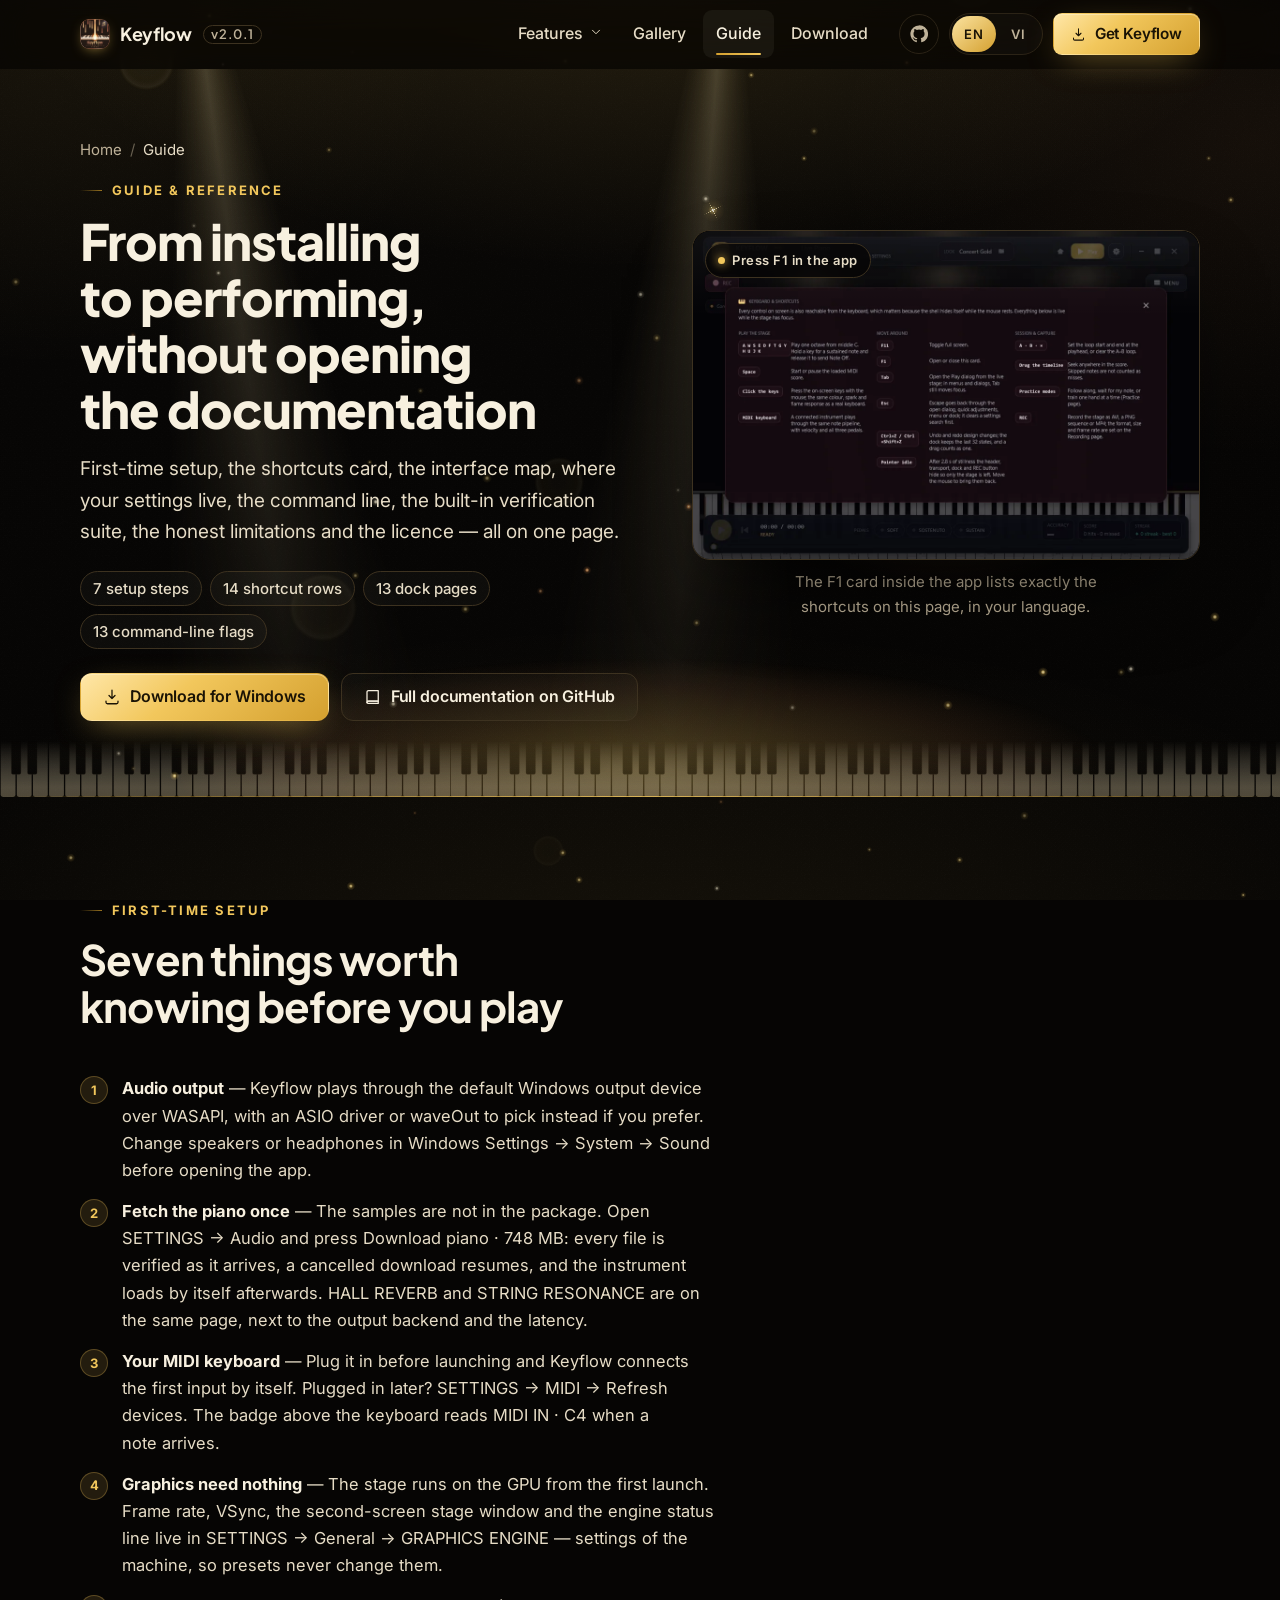
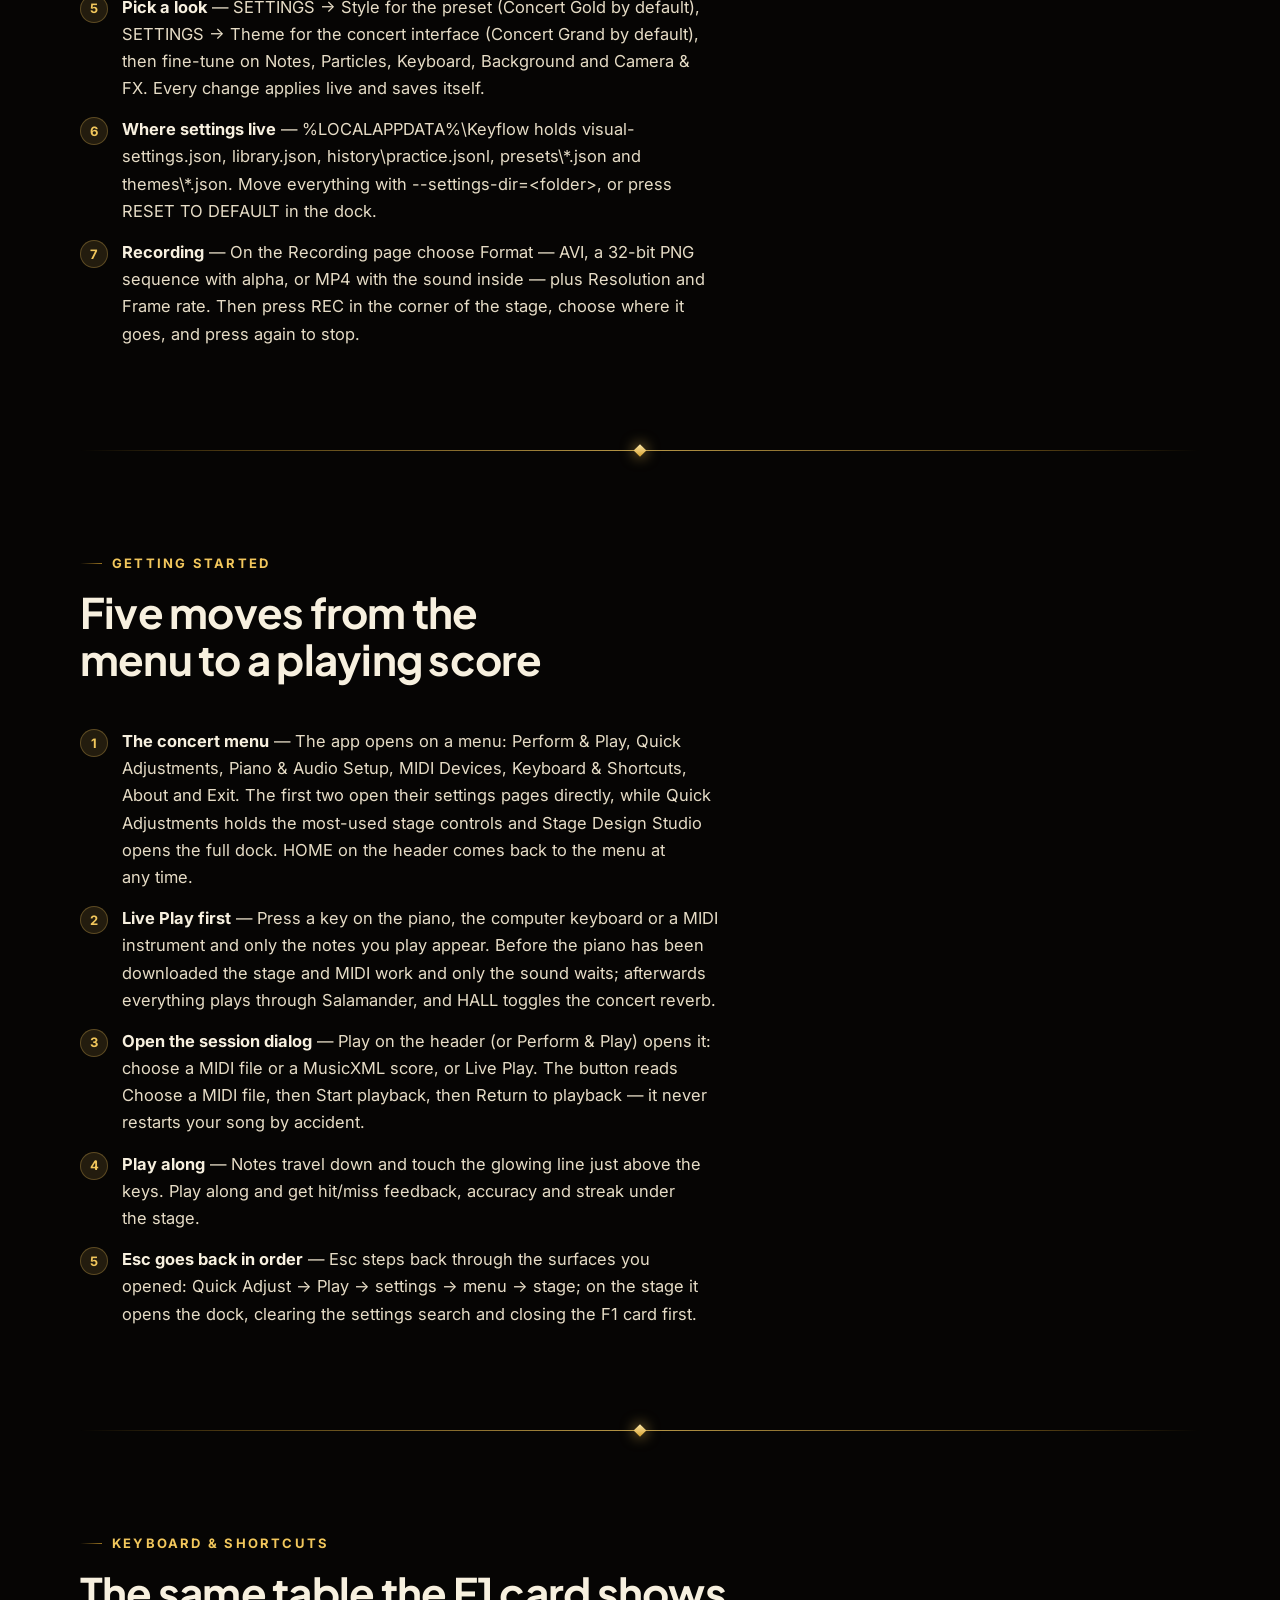
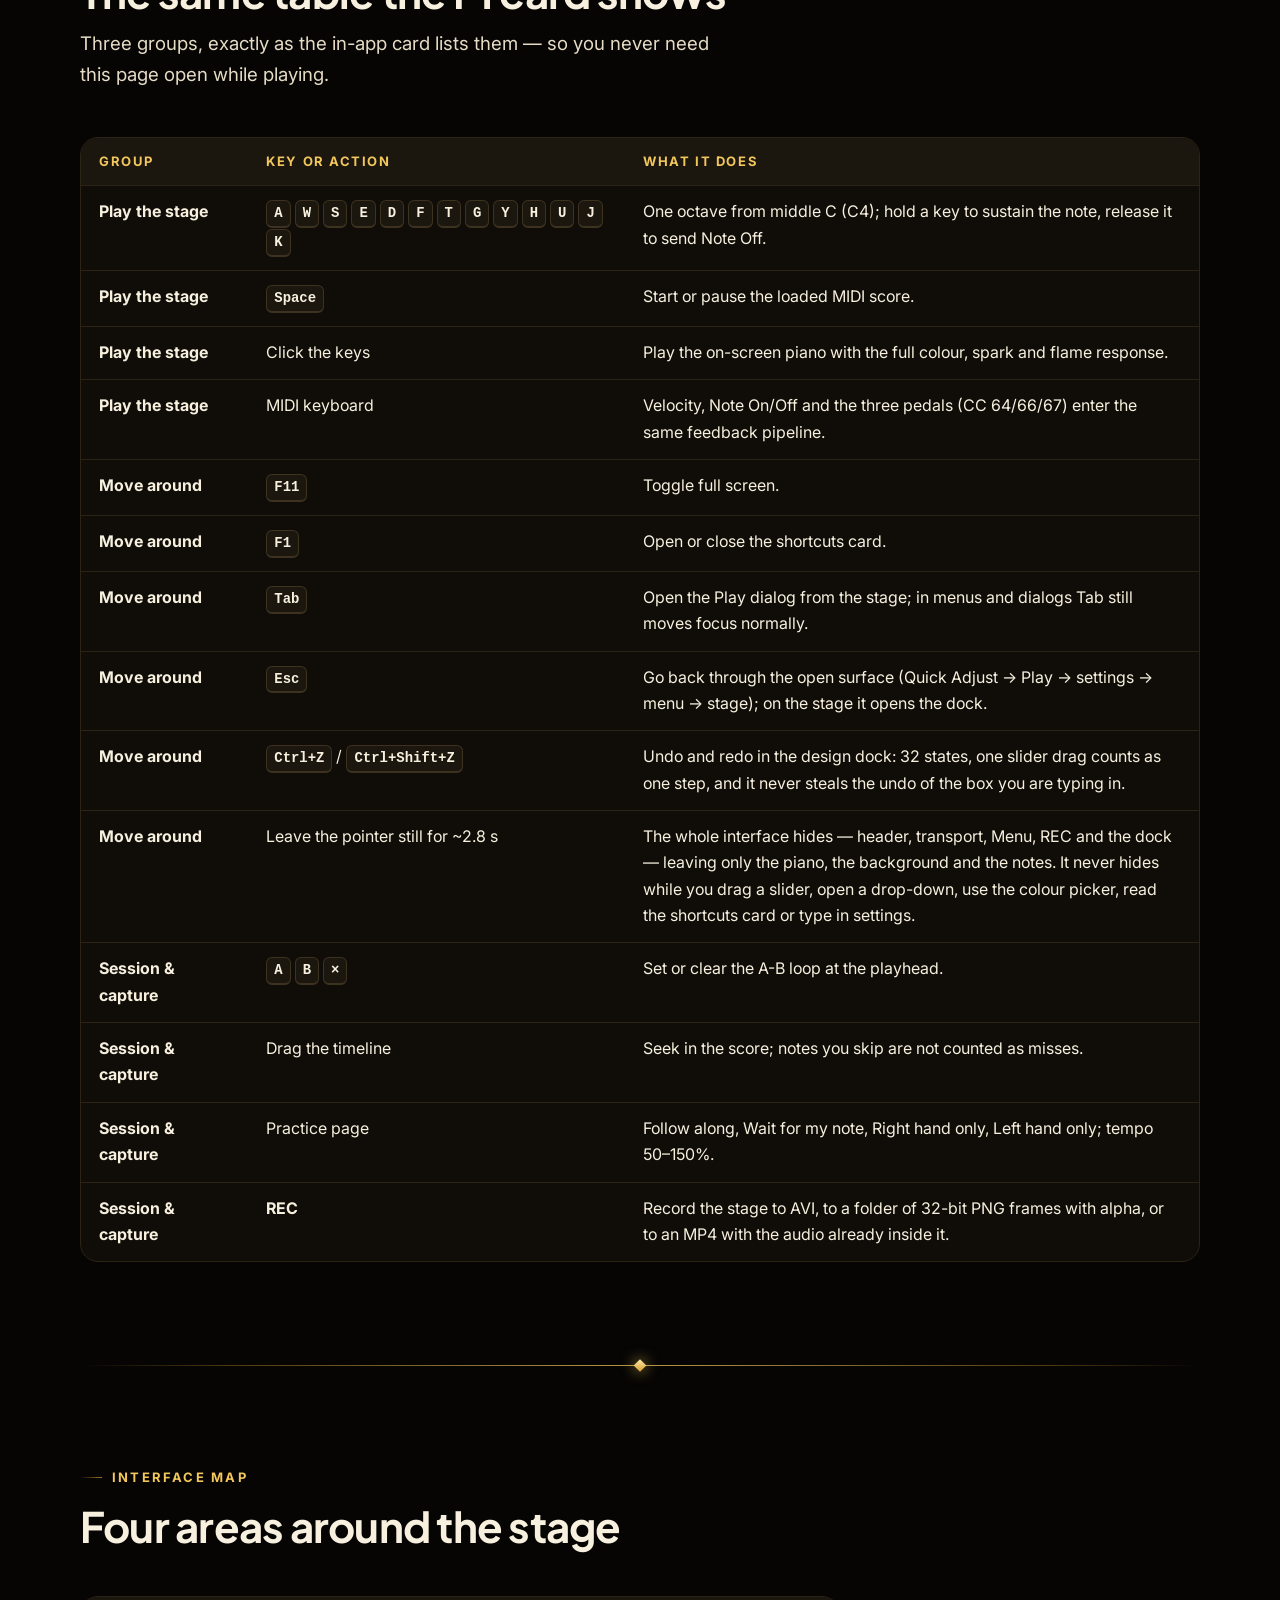
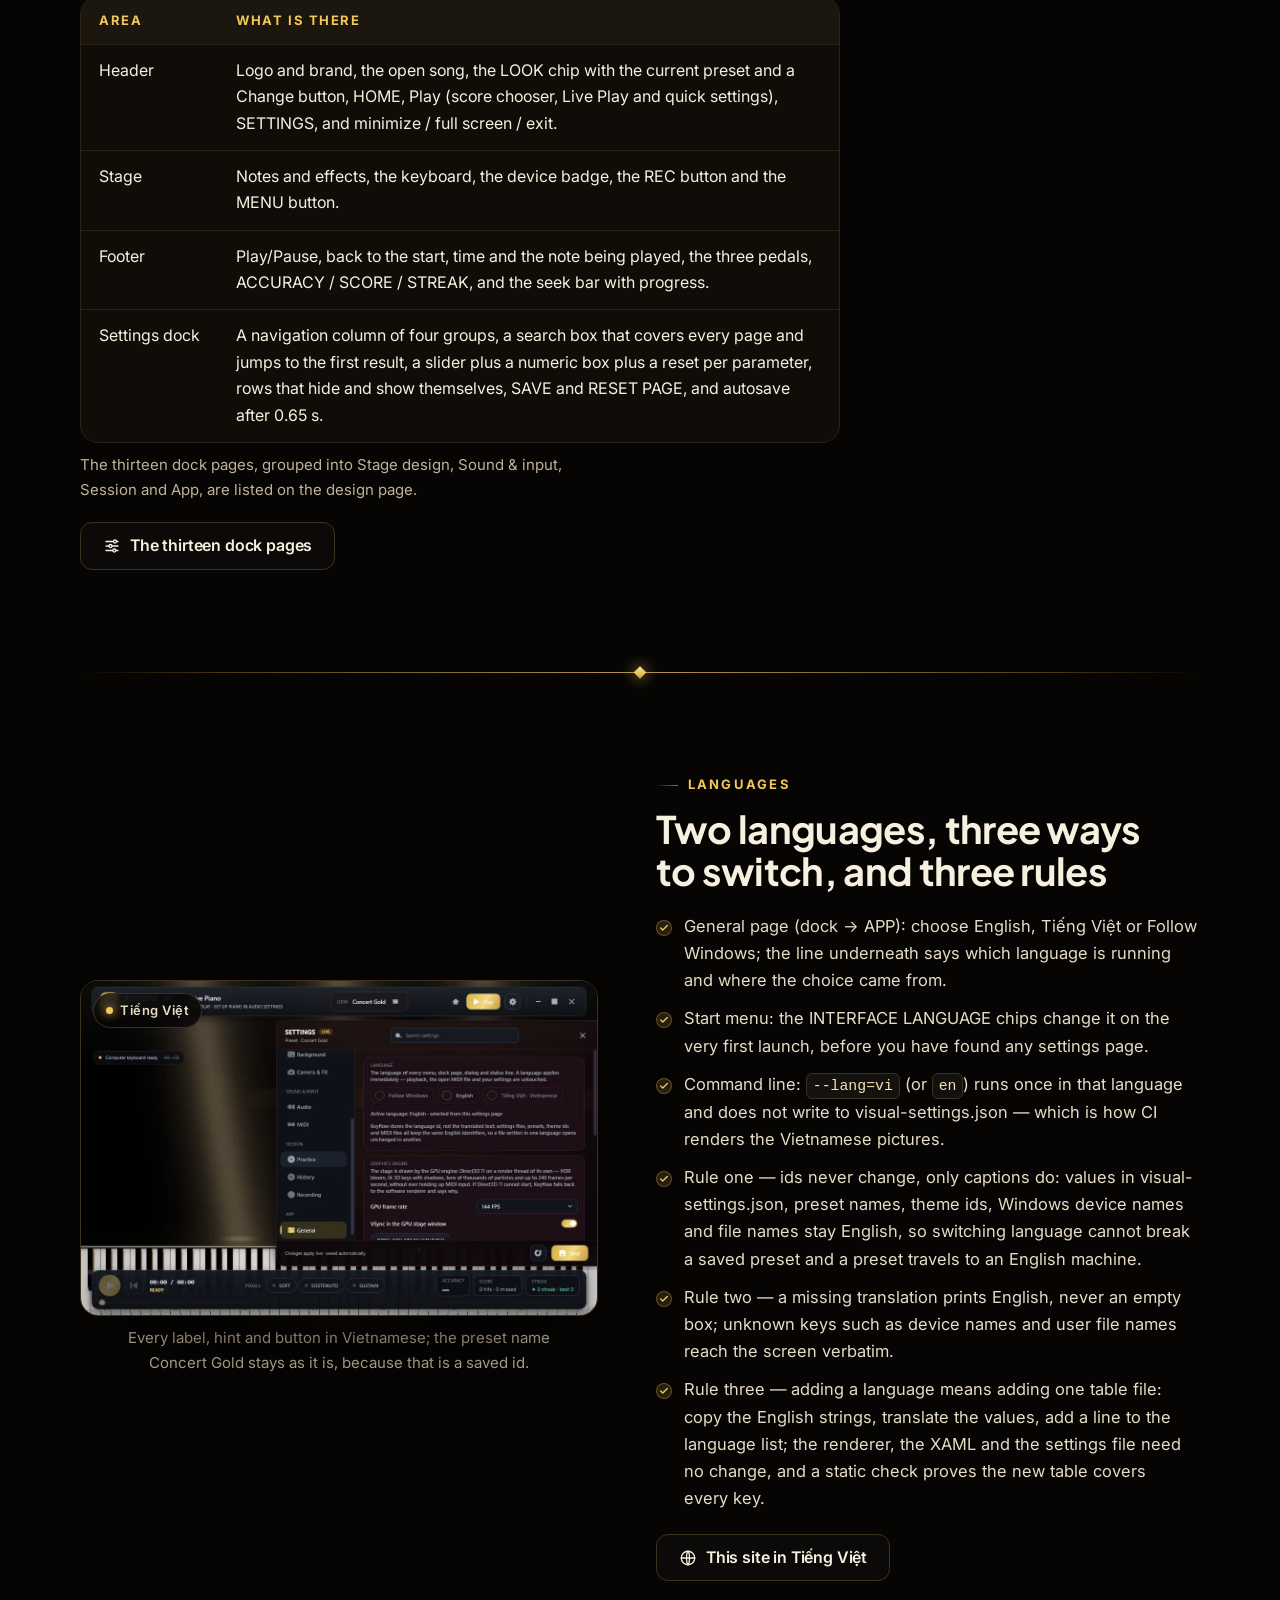
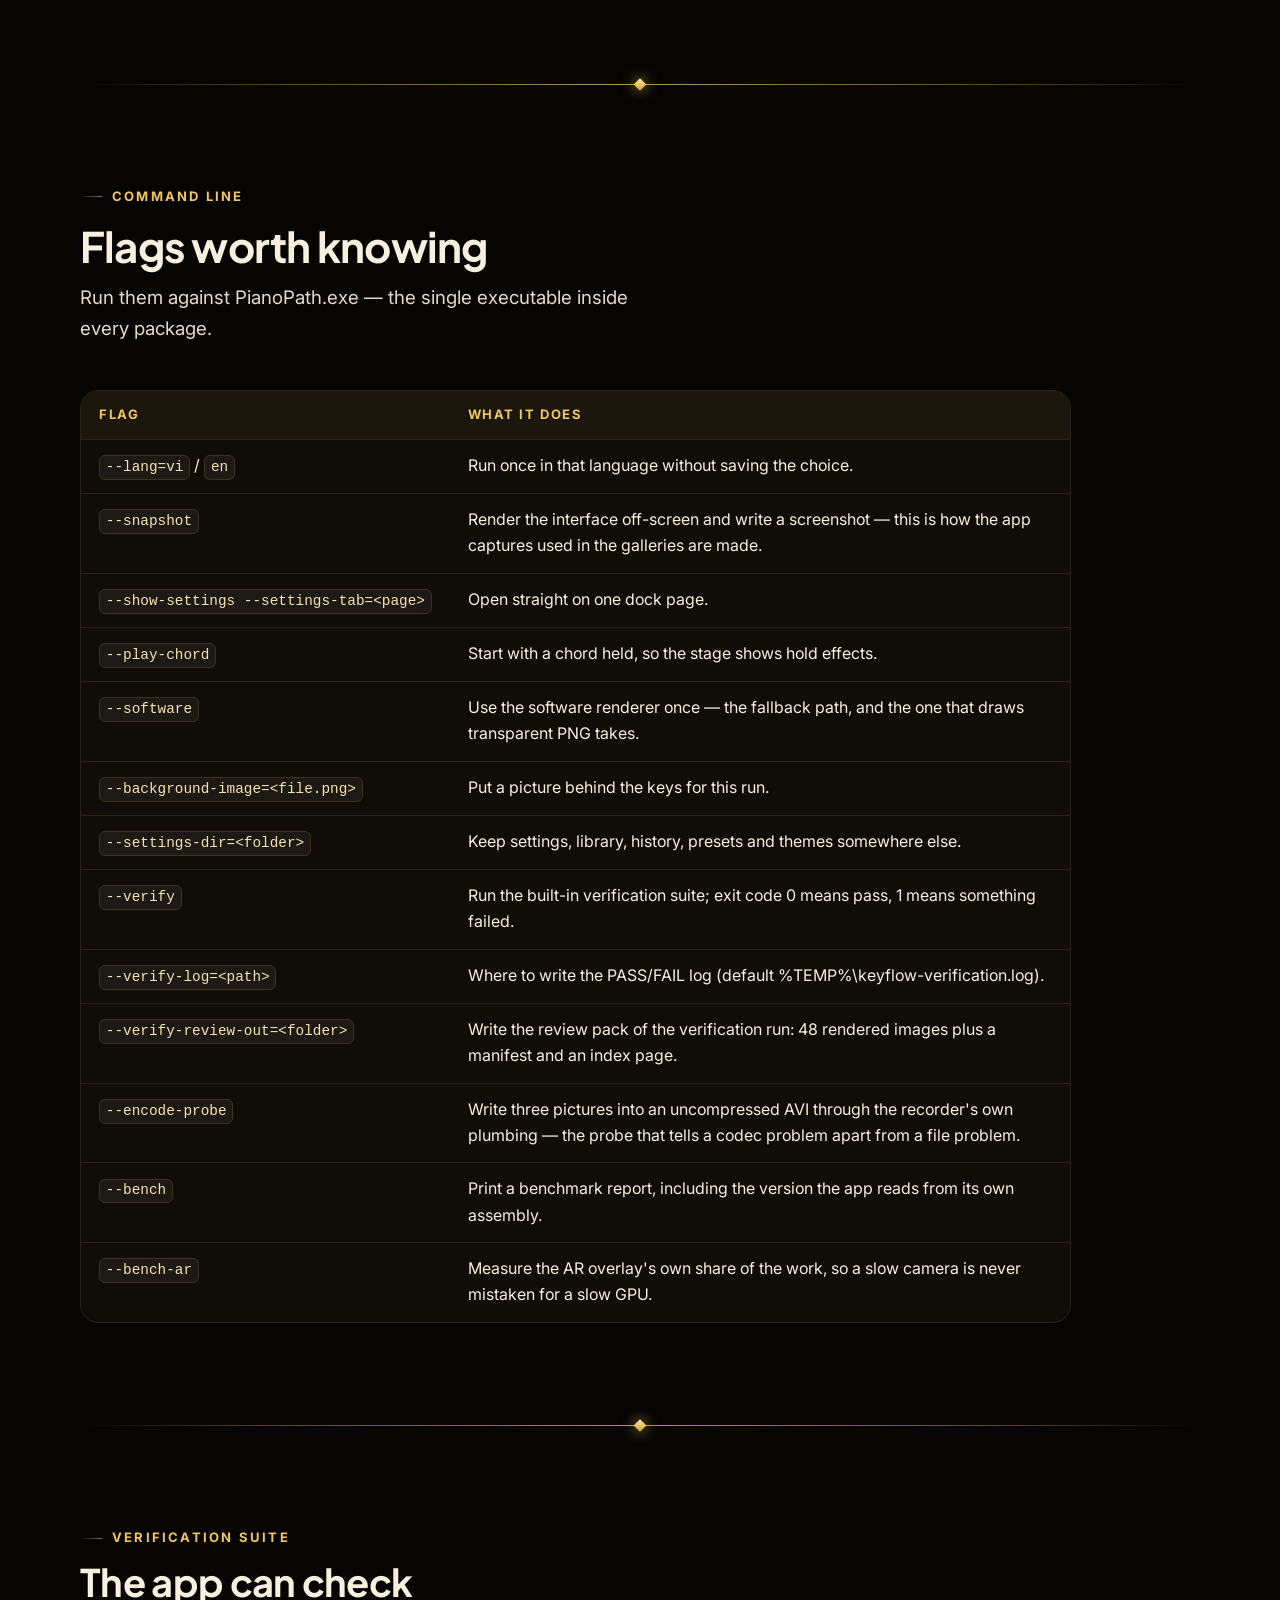
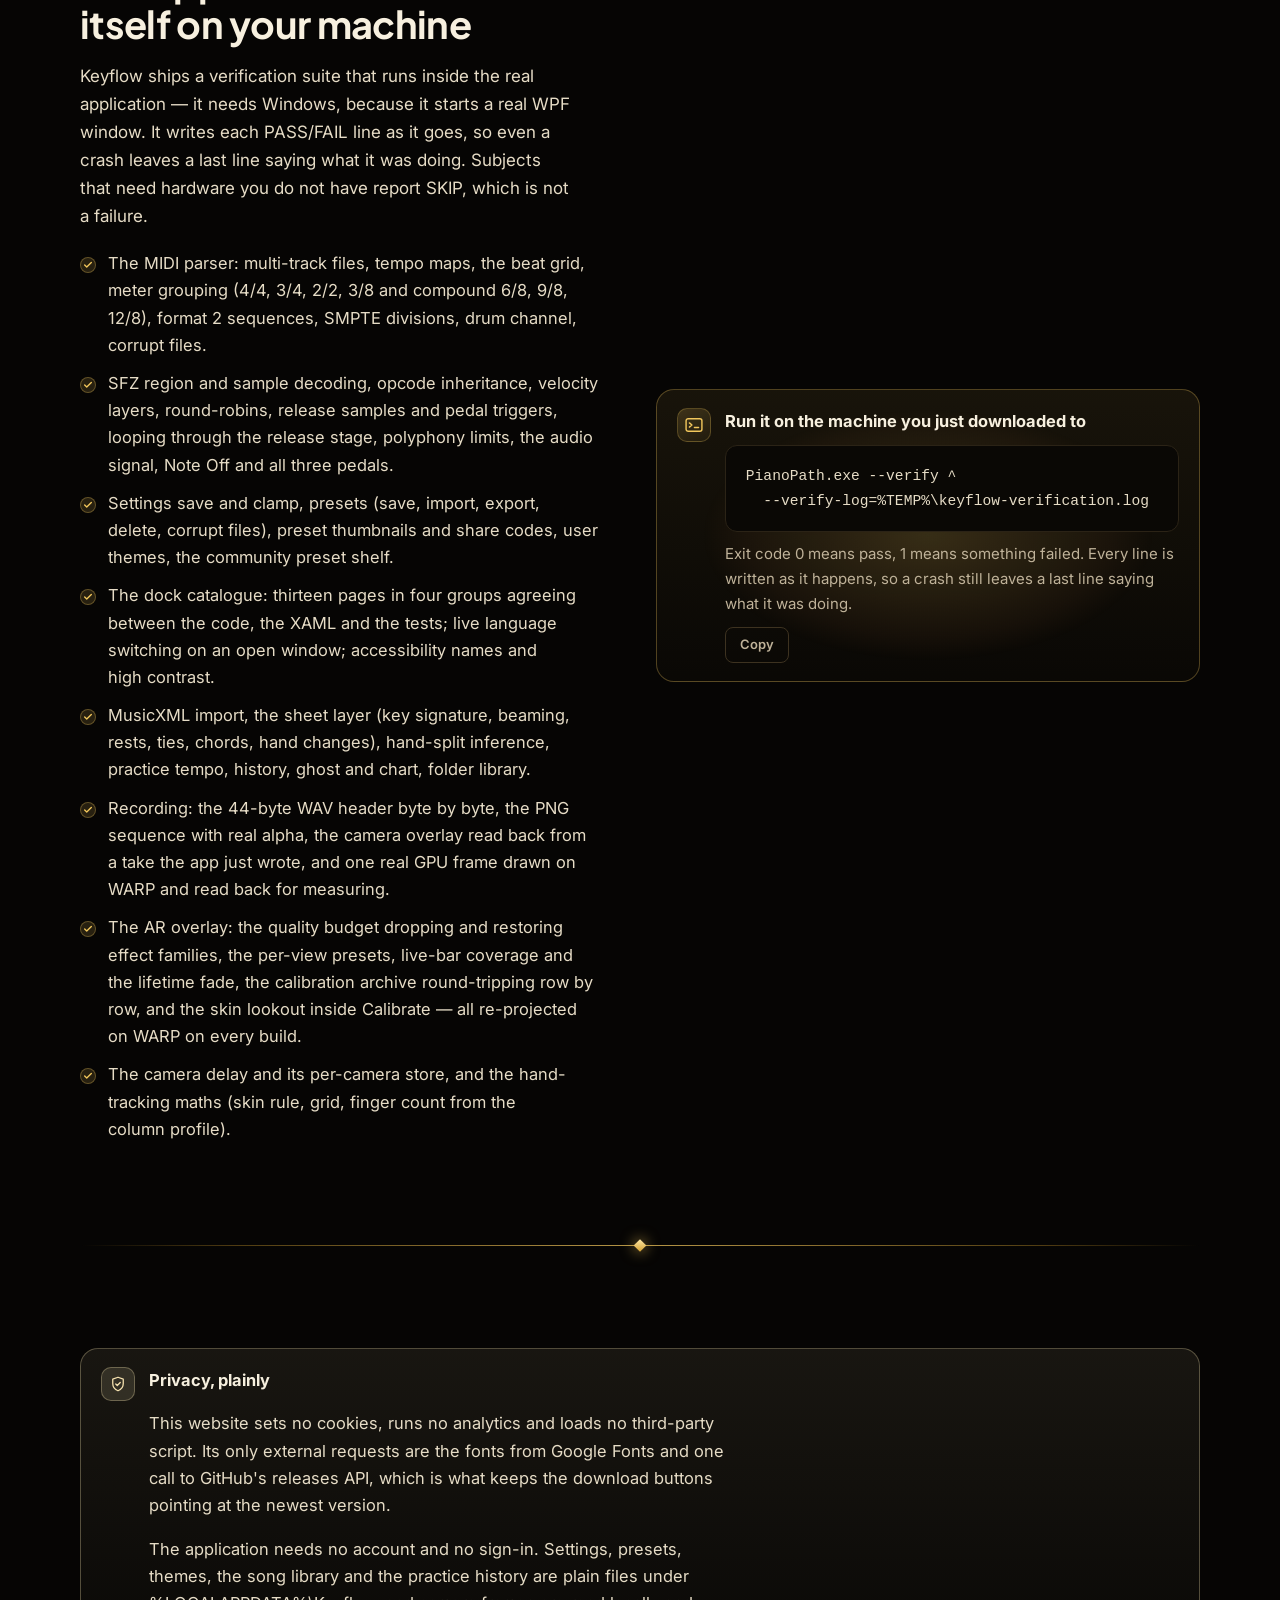
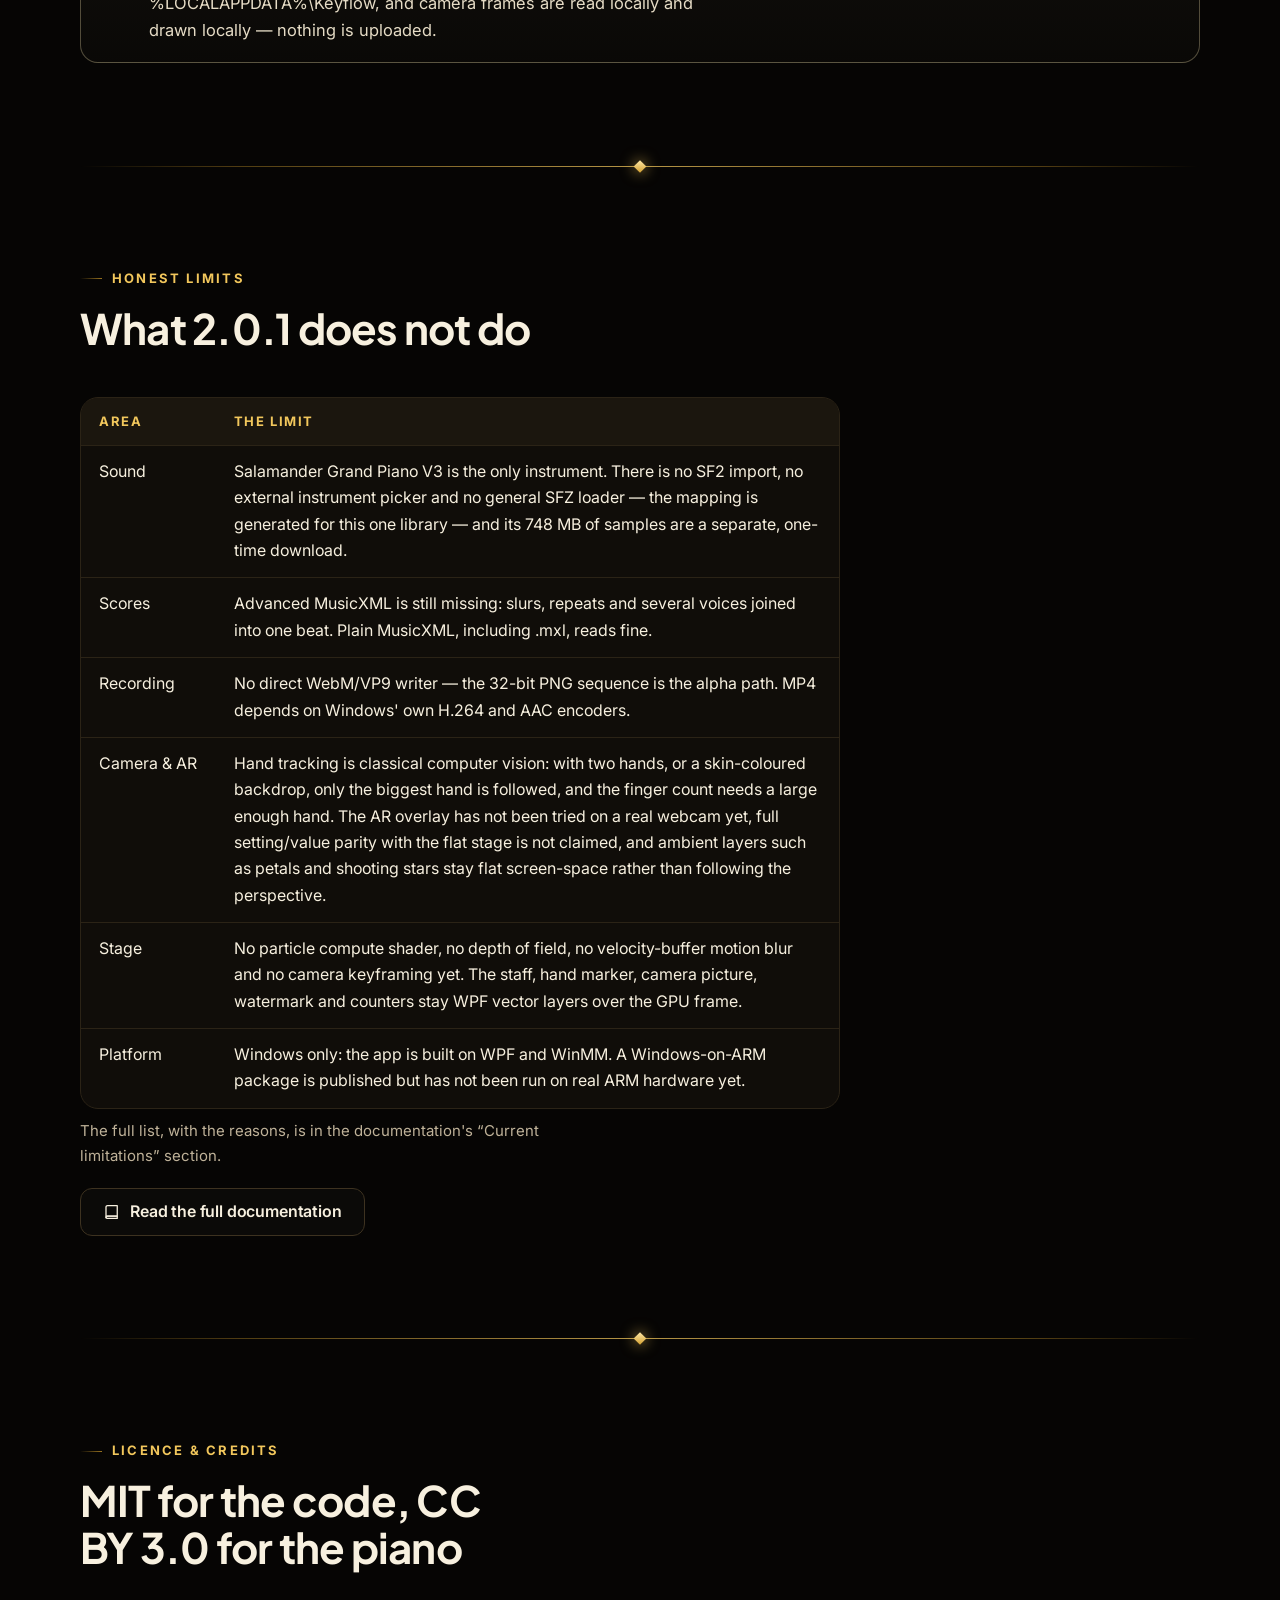
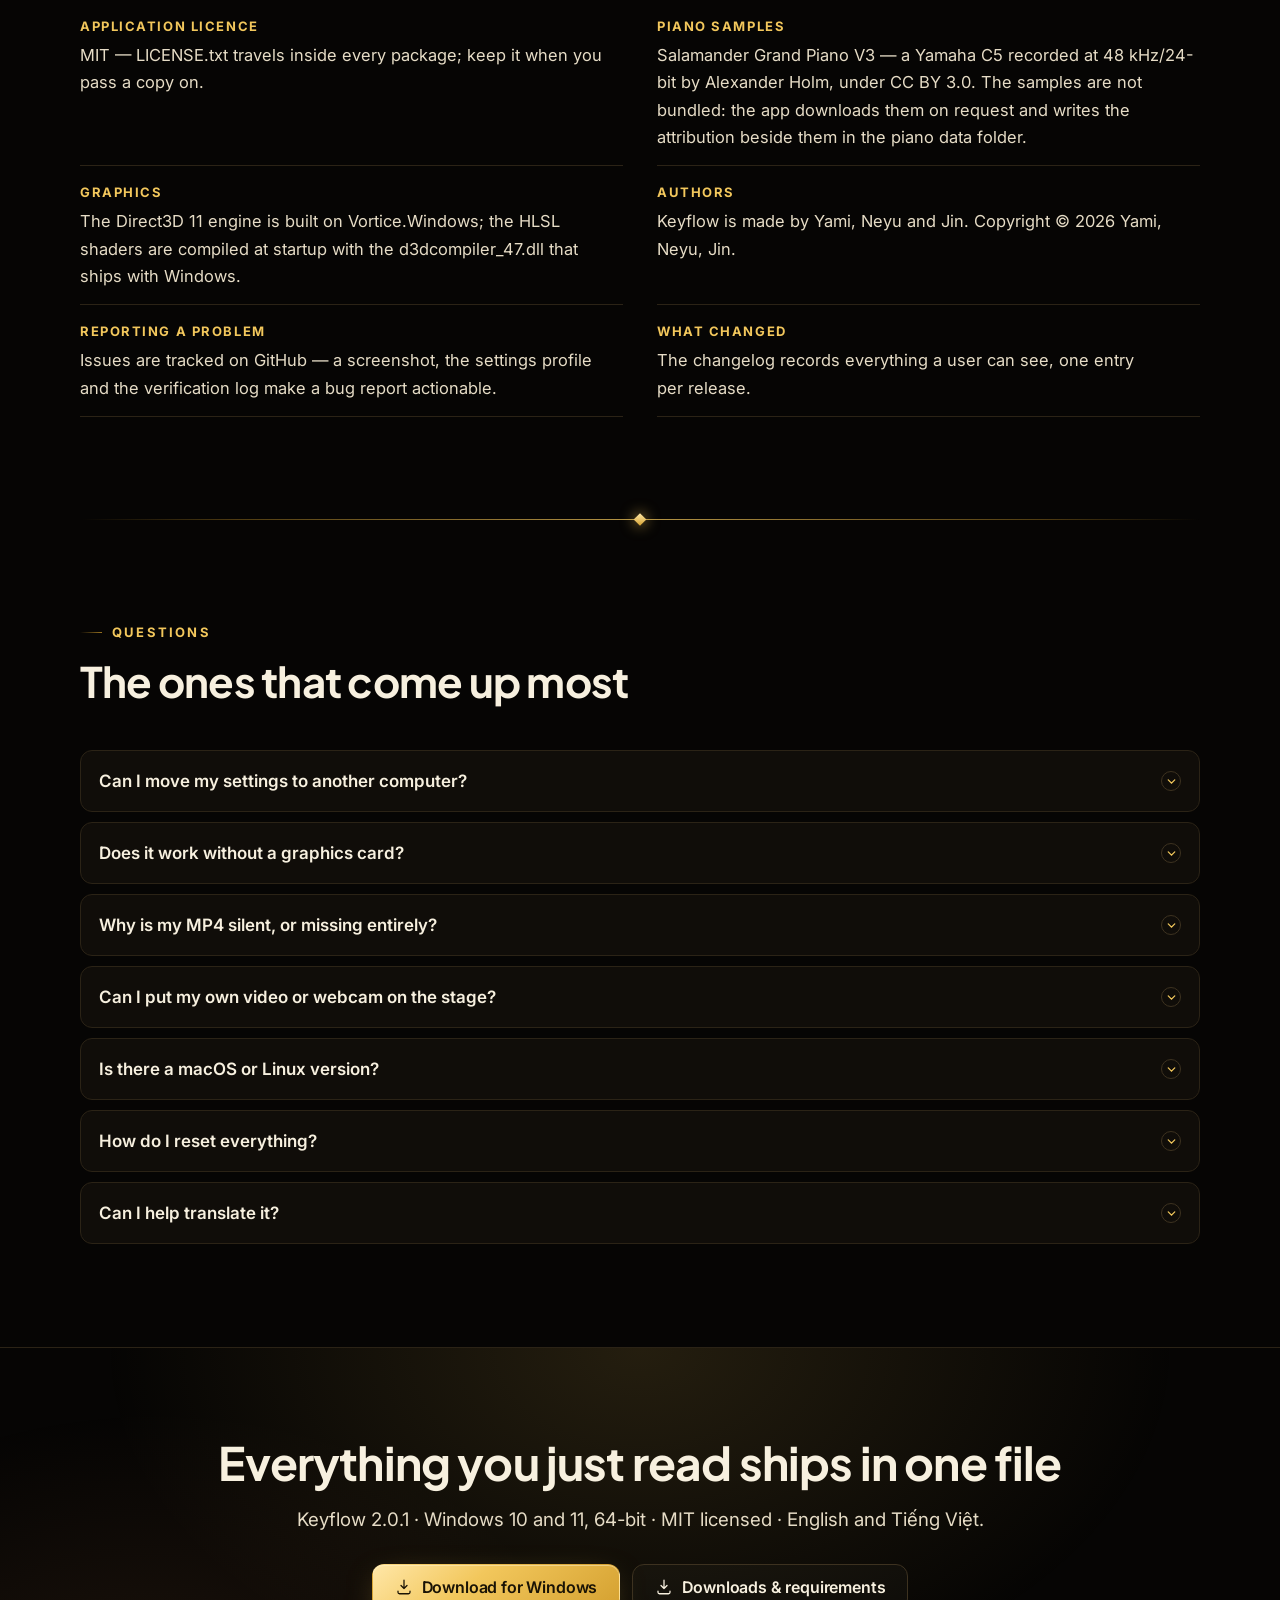
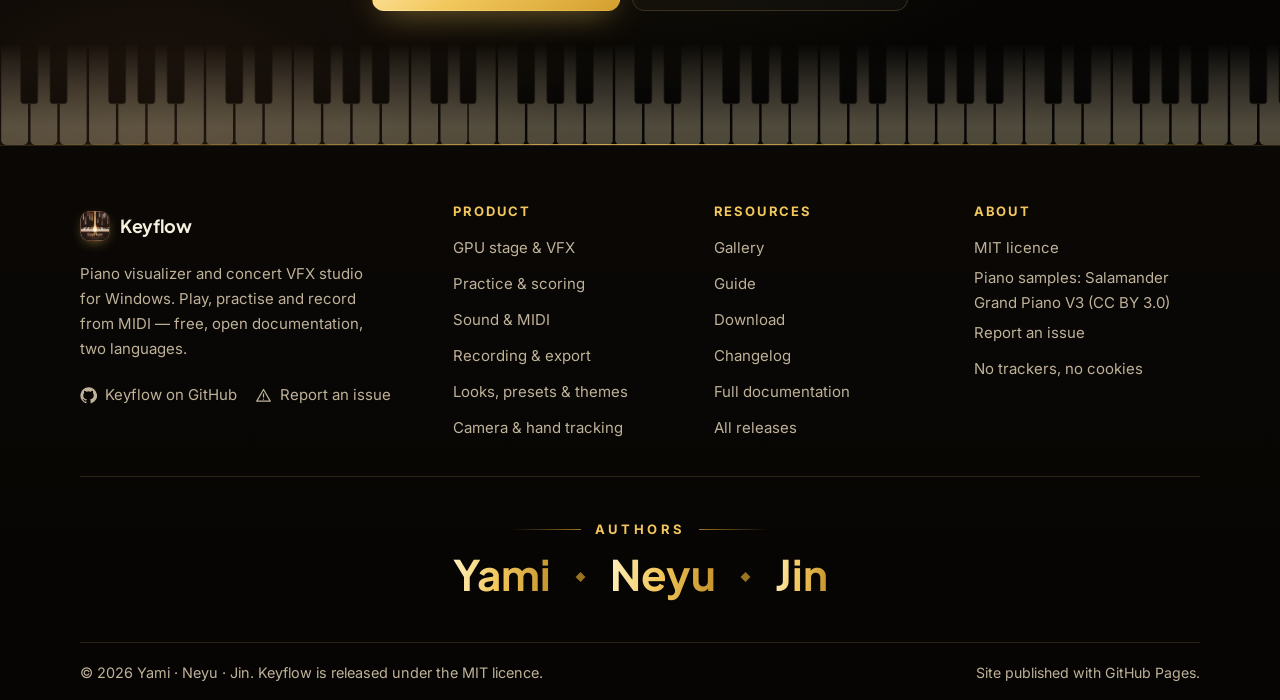
<file: guide.html>
<!doctype html>
<html lang="en" data-root="">
<head>
<meta charset="utf-8">
<meta name="viewport" content="width=device-width, initial-scale=1">
<title data-i18n="ui.title">Guide, shortcuts &amp; reference · Keyflow</title>
<meta name="description" content="The Keyflow guide: first-time setup, getting started, every keyboard shortcut, the interface map, how the two languages work, where settings live, command-line flags, the built-in verification suite, the current limitations and the licence." data-i18n-attr="content=ui.description">
<meta name="author" content="Yami, Neyu, Jin">
<meta name="copyright" content="© 2026 Yami, Neyu, Jin">
<link rel="canonical" href="https://ymkeyflow.online/guide.html">
<meta property="og:type" content="website">
<meta property="og:site_name" content="Keyflow">
<meta property="og:title" content="Guide, shortcuts &amp; reference · Keyflow" data-i18n-attr="content=ui.title">
<meta property="og:description" content="The Keyflow guide: first-time setup, getting started, every keyboard shortcut, the interface map, how the two languages work, where settings live, command-line flags, the built-in verification suite, the current limitations and the licence." data-i18n-attr="content=ui.description">
<meta property="og:url" content="https://ymkeyflow.online/guide.html">
<meta property="og:image" content="https://ymkeyflow.online/previews/en/shortcuts.png">
<meta property="og:locale" content="en_US">
<meta property="og:locale:alternate" content="vi_VN">
<meta name="twitter:card" content="summary_large_image">
<meta name="twitter:title" content="Guide, shortcuts &amp; reference · Keyflow" data-i18n-attr="content=ui.title">
<meta name="twitter:description" content="The Keyflow guide: first-time setup, getting started, every keyboard shortcut, the interface map, how the two languages work, where settings live, command-line flags, the built-in verification suite, the current limitations and the licence." data-i18n-attr="content=ui.description">
<meta name="theme-color" content="#060504">
<meta name="color-scheme" content="dark">
<link rel="icon" href="logo.png" type="image/png">
<link rel="apple-touch-icon" href="logo.png">
<link rel="preconnect" href="https://fonts.googleapis.com">
<link rel="preconnect" href="https://fonts.gstatic.com" crossorigin>
<link href="https://fonts.googleapis.com/css2?family=Inter:wght@400;500;600;700&family=Plus+Jakarta+Sans:wght@600;700;800&display=swap" rel="stylesheet">
<link rel="stylesheet" href="style.css">
<script>/* Choose the language before the first paint; a timer lifts the veil if
        the dictionaries or site.js never arrive. */
(function () {
  try {
    var s = localStorage.getItem("keyflow-site-lang");
    var q = new URLSearchParams(location.search).get("lang");
    var want = q || s || ((navigator.language || "").toLowerCase().indexOf("vi") === 0 ? "vi" : "en");
    if (want === "vi") {
      document.documentElement.lang = "vi";
      document.documentElement.setAttribute("data-lang-pref", "vi");
      setTimeout(function () { document.documentElement.removeAttribute("data-lang-pref"); }, 2500);
    }
  } catch (e) { /* private mode */ }
})();</script>
<script defer src="i18n/vi/ui.js"></script>
<script defer src="i18n/vi/guide.js"></script>
<script defer src="site.js"></script>
<script defer src="stardust.js"></script>
<script type="application/ld+json">{
 "@context": "https://schema.org",
 "@type": "WebPage",
 "name": "Guide, shortcuts & reference · Keyflow",
 "url": "https://ymkeyflow.online/guide.html",
 "inLanguage": [
  "en",
  "vi"
 ],
 "isPartOf": {
  "@type": "WebSite",
  "name": "Keyflow",
  "url": "https://ymkeyflow.online/"
 },
 "author": [
  {
   "@type": "Person",
   "name": "Yami"
  },
  {
   "@type": "Person",
   "name": "Neyu"
  },
  {
   "@type": "Person",
   "name": "Jin"
  }
 ],
 "copyrightHolder": [
  {
   "@type": "Person",
   "name": "Yami"
  },
  {
   "@type": "Person",
   "name": "Neyu"
  },
  {
   "@type": "Person",
   "name": "Jin"
  }
 ],
 "copyrightYear": 2026,
 "about": {
  "@context": "https://schema.org",
  "@type": "SoftwareApplication",
  "name": "Keyflow",
  "alternateName": "Keyflow · Piano Performance & Concert VFX Studio",
  "applicationCategory": "MultimediaApplication",
  "applicationSubCategory": "Piano visualization, practice and video production",
  "operatingSystem": "Windows 10 (22H2) or Windows 11, 64-bit",
  "softwareVersion": "2.0.1",
  "datePublished": "2026-10-13T10:42:59Z",
  "inLanguage": [
   "en",
   "vi"
  ],
  "isAccessibleForFree": true,
  "license": "https://github.com/lxmtuu/KeyFlow/blob/main/LICENSE",
  "downloadUrl": "https://github.com/lxmtuu/KeyFlow/releases/download/v2.0.1/Keyflow-Setup-2.0.1.exe",
  "softwareRequirements": "Windows 10 (22H2) or Windows 11, 64-bit; Direct3D 11 GPU (feature level 11_0, shader model 5.0); about 748 MB free for the piano samples",
  "screenshot": "https://ymkeyflow.online/previews/en/stage-gpu-galaxy.png",
  "author": [
   {
    "@type": "Person",
    "name": "Yami"
   },
   {
    "@type": "Person",
    "name": "Neyu"
   },
   {
    "@type": "Person",
    "name": "Jin"
   }
  ],
  "copyrightHolder": [
   {
    "@type": "Person",
    "name": "Yami"
   },
   {
    "@type": "Person",
    "name": "Neyu"
   },
   {
    "@type": "Person",
    "name": "Jin"
   }
  ],
  "copyrightYear": 2026,
  "featureList": [
   "Direct3D 11 GPU stage with 16-bit HDR and multi-level bloom",
   "Ray-traced keyboard in 88, 76, 61 or 49 keys (GGX, softbox penumbra, ACES tonemap)",
   "Practice modes: follow along, wait for my note, one hand, A-B loop",
   "Recording to MP4 (H.264 + AAC), AVI or 32-bit PNG sequence with alpha",
   "MIDI and MusicXML import; Salamander Grand Piano V3 downloaded on request",
   "Hall, convolution and impulse-response reverb, continuous damper, string resonance",
   "14 stage presets, three concert themes and a user theme studio",
   "Share a whole look as one KEYFLOW-LOOK-2 line of text",
   "Webcam overlay with green key, classical hand tracking and an AR overlay calibrated to the real keys",
   "English and Tiếng Việt, switched live without a restart"
  ],
  "url": "https://ymkeyflow.online/guide.html"
 }
}</script>
</head>
<body>

<a class="skip" href="#main" data-i18n="ui.skip">Skip to content</a>
<div class="progress" aria-hidden="true"></div>
<header class="nav">
  <div class="nav-in">
    <a class="brand" href="index.html">
      <img src="logo.png" width="30" height="30" alt="" decoding="async">
      <span>Keyflow</span><span class="ver">v<span data-release-tag>2.0.1</span></span>
    </a>
    <nav class="nav-links" aria-label="Main navigation" data-i18n-attr="aria-label=ui.nav.label">
      <div class="has-menu">
        <button type="button" class="menu-btn" aria-haspopup="true"><span data-i18n="ui.nav.features">Features</span>
          <span class="caret"><svg viewBox="0 0 24 24" width="14" height="14" aria-hidden="true" focusable="false" fill="none" stroke="currentColor" stroke-width="1.7" stroke-linecap="round" stroke-linejoin="round"><path d="m6 9 6 6 6-6"/></svg></span></button>
        <div class="menu">
          <div class="menu-grid"><a class="menu-item" href="features/stage.html"><span class="ico"><svg viewBox="0 0 24 24" width="18" height="18" aria-hidden="true" focusable="false" fill="none" stroke="currentColor" stroke-width="1.7" stroke-linecap="round" stroke-linejoin="round"><path d="M9 3v3M15 3v3M9 18v3M15 18v3M3 9h3M3 15h3M18 9h3M18 15h3"/><rect x="6" y="6" width="12" height="12" rx="2"/><rect x="10" y="10" width="4" height="4" rx="1"/></svg></span><span><b data-i18n="feature.stage">GPU stage & VFX</b><span data-i18n="feature.stage.d">Direct3D 11 render loop, HDR bloom, 24,000 particles, ray-traced keys</span></span></a><a class="menu-item" href="features/practice.html"><span class="ico"><svg viewBox="0 0 24 24" width="18" height="18" aria-hidden="true" focusable="false" fill="none" stroke="currentColor" stroke-width="1.7" stroke-linecap="round" stroke-linejoin="round"><circle cx="12" cy="12" r="8.5"/><circle cx="12" cy="12" r="4.5"/><circle cx="12" cy="12" r="1" fill="currentColor" stroke="none"/></svg></span><span><b data-i18n="feature.practice">Practice & scoring</b><span data-i18n="feature.practice.d">Wait-for-note, one hand, A-B loop, history, ghost and staff layer</span></span></a><a class="menu-item" href="features/sound.html"><span class="ico"><svg viewBox="0 0 24 24" width="18" height="18" aria-hidden="true" focusable="false" fill="none" stroke="currentColor" stroke-width="1.7" stroke-linecap="round" stroke-linejoin="round"><path d="M2 12h2.5l2-6 3 14 3-11 2.5 6 2-3H22"/></svg></span><span><b data-i18n="feature.sound">Sound & MIDI</b><span data-i18n="feature.sound.d">Salamander Grand Piano V3 (one-time download), hall and convolution reverb, three pedals, MIDI in and out</span></span></a><a class="menu-item" href="features/recording.html"><span class="ico"><svg viewBox="0 0 24 24" width="18" height="18" aria-hidden="true" focusable="false" fill="none" stroke="currentColor" stroke-width="1.7" stroke-linecap="round" stroke-linejoin="round"><circle cx="12" cy="12" r="8.5"/><circle cx="12" cy="12" r="3.5" fill="currentColor" stroke="none"/></svg></span><span><b data-i18n="feature.recording">Recording & export</b><span data-i18n="feature.recording.d">MP4 with the sound inside, AVI, or 32-bit PNG with transparency</span></span></a><a class="menu-item" href="features/design.html"><span class="ico"><svg viewBox="0 0 24 24" width="18" height="18" aria-hidden="true" focusable="false" fill="none" stroke="currentColor" stroke-width="1.7" stroke-linecap="round" stroke-linejoin="round"><path d="M12 21a9 9 0 1 1 9-9c0 2-1.6 3-3.4 3H16a2 2 0 0 0-1.4 3.4c.5.6.2 1.6-.6 2A8.9 8.9 0 0 1 12 21Z"/><circle cx="8" cy="10" r="1.2" fill="currentColor" stroke="none"/><circle cx="12" cy="7.5" r="1.2" fill="currentColor" stroke="none"/><circle cx="16" cy="10" r="1.2" fill="currentColor" stroke="none"/></svg></span><span><b data-i18n="feature.design">Looks, presets & themes</b><span data-i18n="feature.design.d">14 built-in presets, three concert themes, a theme studio and one-line share codes</span></span></a><a class="menu-item" href="features/camera.html"><span class="ico"><svg viewBox="0 0 24 24" width="18" height="18" aria-hidden="true" focusable="false" fill="none" stroke="currentColor" stroke-width="1.7" stroke-linecap="round" stroke-linejoin="round"><path d="M3 8.5A2.5 2.5 0 0 1 5.5 6h1.8l1.3-2h6.8l1.3 2h1.8A2.5 2.5 0 0 1 21 8.5v9A2.5 2.5 0 0 1 18.5 20h-13A2.5 2.5 0 0 1 3 17.5v-9Z"/><circle cx="12" cy="13" r="3.6"/></svg></span><span><b data-i18n="feature.camera">Camera & hand tracking</b><span data-i18n="feature.camera.d">Webcam overlay with green key, classical hand tracking, and an AR overlay on the real keys</span></span></a></div>
          <div class="menu-foot"><span data-i18n="ui.menu.foot">Every feature ships in the same free download — English and Tiếng Việt included.</span>
            <a class="link-more" href="index.html#features"><span data-i18n="ui.allfeatures">All features</span>
              <span class="arw"><svg viewBox="0 0 24 24" width="15" height="15" aria-hidden="true" focusable="false" fill="none" stroke="currentColor" stroke-width="1.7" stroke-linecap="round" stroke-linejoin="round"><path d="M4 12h15m0 0-6-6m6 6-6 6"/></svg></span></a></div>
        </div>
      </div>
      <a href="gallery.html" data-i18n="ui.nav.gallery">Gallery</a>
      <a href="guide.html" aria-current="page" data-i18n="ui.nav.guide">Guide</a>
      <a href="download.html" data-i18n="ui.nav.download">Download</a>
    </nav>
    <div class="nav-tools">
      <a class="icon-link" href="https://github.com/lxmtuu/KeyFlow" target="_blank" rel="noopener" title="GitHub"
         data-i18n-attr="aria-label=ui.github" aria-label="Keyflow on GitHub"><svg viewBox="0 0 24 24" width="18" height="18" aria-hidden="true" focusable="false" fill="none" stroke="currentColor" stroke-width="1.7" stroke-linecap="round" stroke-linejoin="round"><path fill="currentColor" stroke="none" d="M12 .5a11.5 11.5 0 0 0-3.64 22.41c.58.1.79-.25.79-.56v-2c-3.2.7-3.88-1.37-3.88-1.37-.52-1.33-1.28-1.69-1.28-1.69-1.04-.71.08-.7.08-.7 1.15.08 1.76 1.19 1.76 1.19 1.03 1.76 2.69 1.25 3.35.96.1-.74.4-1.25.73-1.54-2.55-.29-5.24-1.28-5.24-5.69 0-1.26.45-2.28 1.19-3.09-.12-.29-.52-1.46.11-3.05 0 0 .97-.31 3.17 1.18a11 11 0 0 1 5.77 0c2.2-1.49 3.17-1.18 3.17-1.18.63 1.59.23 2.76.11 3.05.74.81 1.19 1.83 1.19 3.09 0 4.42-2.7 5.4-5.27 5.68.41.36.78 1.06.78 2.14v3.17c0 .31.21.67.8.56A11.5 11.5 0 0 0 12 .5Z"/></svg></a>
      <div class="lang" role="group" data-i18n-attr="aria-label=ui.lang" aria-label="Language">
        <button type="button" data-lang="en" aria-pressed="true">EN</button>
        <button type="button" data-lang="vi" aria-pressed="false">VI</button>
      </div>
      <a class="btn btn-gold btn-sm" href="download.html"><svg viewBox="0 0 24 24" width="15" height="15" aria-hidden="true" focusable="false" fill="none" stroke="currentColor" stroke-width="1.7" stroke-linecap="round" stroke-linejoin="round"><path d="M12 3v11m0 0 4-4m-4 4-4-4M4 17.5V19a2 2 0 0 0 2 2h12a2 2 0 0 0 2-2v-1.5"/></svg> <span data-i18n="ui.nav.cta">Get Keyflow</span></a>
      <button type="button" class="burger" data-i18n-attr="aria-label=ui.menu" aria-label="Menu"
              aria-controls="drawer"><svg viewBox="0 0 24 24" width="20" height="20" aria-hidden="true" focusable="false" fill="none" stroke="currentColor" stroke-width="1.7" stroke-linecap="round" stroke-linejoin="round"><path d="M3.5 6.5h17M3.5 12h17M3.5 17.5h17"/></svg></button>
    </div>
  </div>
</header>
<div class="drawer" id="drawer" role="dialog" aria-modal="true" aria-label="Site menu" data-i18n-attr="aria-label=ui.drawer.label"><div class="drawer-panel"><div class="drawer-top"><a class="brand" href="index.html"><img src="logo.png" width="28" height="28" alt=""><span>Keyflow</span></a><button type="button" class="drawer-close" data-i18n-attr="aria-label=ui.close" aria-label="Close"><svg viewBox="0 0 24 24" width="18" height="18" aria-hidden="true" focusable="false" fill="none" stroke="currentColor" stroke-width="1.7" stroke-linecap="round" stroke-linejoin="round"><path d="M18 6 6 18M6 6l12 12"/></svg></button></div><p class="dgroup" data-i18n="ui.nav.features">Features</p><a class="dlink dsub" href="features/stage.html" data-i18n="feature.stage">GPU stage & VFX</a><a class="dlink dsub" href="features/practice.html" data-i18n="feature.practice">Practice & scoring</a><a class="dlink dsub" href="features/sound.html" data-i18n="feature.sound">Sound & MIDI</a><a class="dlink dsub" href="features/recording.html" data-i18n="feature.recording">Recording & export</a><a class="dlink dsub" href="features/design.html" data-i18n="feature.design">Looks, presets & themes</a><a class="dlink dsub" href="features/camera.html" data-i18n="feature.camera">Camera & hand tracking</a><p class="dgroup" data-i18n="ui.drawer.pages">Pages</p><a class="dlink" href="index.html" data-i18n="ui.home">Home</a><a class="dlink" href="gallery.html" data-i18n="ui.nav.gallery">Gallery</a><a class="dlink" href="guide.html" aria-current="page" data-i18n="ui.nav.guide">Guide</a><a class="dlink" href="download.html" data-i18n="ui.nav.download">Download</a><div class="drawer-foot"><a class="btn btn-gold btn-block" href="download.html"><svg viewBox="0 0 24 24" width="17" height="17" aria-hidden="true" focusable="false" fill="none" stroke="currentColor" stroke-width="1.7" stroke-linecap="round" stroke-linejoin="round"><path d="M12 3v11m0 0 4-4m-4 4-4-4M4 17.5V19a2 2 0 0 0 2 2h12a2 2 0 0 0 2-2v-1.5"/></svg> <span data-i18n="ui.nav.download">Download</span></a><a class="btn btn-ghost btn-block" href="https://github.com/lxmtuu/KeyFlow" target="_blank" rel="noopener"><svg viewBox="0 0 24 24" width="17" height="17" aria-hidden="true" focusable="false" fill="none" stroke="currentColor" stroke-width="1.7" stroke-linecap="round" stroke-linejoin="round"><path fill="currentColor" stroke="none" d="M12 .5a11.5 11.5 0 0 0-3.64 22.41c.58.1.79-.25.79-.56v-2c-3.2.7-3.88-1.37-3.88-1.37-.52-1.33-1.28-1.69-1.28-1.69-1.04-.71.08-.7.08-.7 1.15.08 1.76 1.19 1.76 1.19 1.03 1.76 2.69 1.25 3.35.96.1-.74.4-1.25.73-1.54-2.55-.29-5.24-1.28-5.24-5.69 0-1.26.45-2.28 1.19-3.09-.12-.29-.52-1.46.11-3.05 0 0 .97-.31 3.17 1.18a11 11 0 0 1 5.77 0c2.2-1.49 3.17-1.18 3.17-1.18.63 1.59.23 2.76.11 3.05.74.81 1.19 1.83 1.19 3.09 0 4.42-2.7 5.4-5.27 5.68.41.36.78 1.06.78 2.14v3.17c0 .31.21.67.8.56A11.5 11.5 0 0 0 12 .5Z"/></svg> GitHub</a><div class="lang" role="group" style="justify-content:center" data-i18n-attr="aria-label=ui.lang" aria-label="Language"><button type="button" data-lang="en" aria-pressed="true">EN</button><button type="button" data-lang="vi" aria-pressed="false">VI</button></div></div></div></div>
<main id="main">
<section class="pagehero"><div class="stage-fx stage-fx-page" aria-hidden="true"><i class="beam b1"></i><i class="beam b2"></i><i class="beam b3"></i><i class="floor"></i><i class="keys"></i></div><div class="container pagehero-in"><div class="split-copy"><nav class="crumbs" aria-label="Breadcrumb" data-i18n-attr="aria-label=ui.breadcrumb"><ol><li><a href="index.html" data-i18n="ui.home">Home</a></li><li aria-hidden="true" class="sep">/</li><li aria-current="page" data-i18n="ui.nav.guide">Guide</li></ol></nav><p class="eyebrow" data-i18n="guide.24">Guide & reference</p><h1 data-i18n="guide.25">From installing to performing, without opening the documentation</h1><p class="lead" data-i18n="guide.26">First-time setup, the shortcuts card, the interface map, where your settings live, the command line, the built-in verification suite, the honest limitations and the licence — all on one page.</p><div class="meta-chips"><span class="chip" data-i18n="guide.27">7 setup steps</span><span class="chip" data-i18n="guide.28">14 shortcut rows</span><span class="chip" data-i18n="guide.29">13 dock pages</span><span class="chip" data-i18n="guide.30">13 command-line flags</span></div><div style="margin-top:24px"><div class="actions"><a class="btn btn-gold" href="download.html"><svg viewBox="0 0 24 24" width="18" height="18" aria-hidden="true" focusable="false" fill="none" stroke="currentColor" stroke-width="1.7" stroke-linecap="round" stroke-linejoin="round"><path d="M12 3v11m0 0 4-4m-4 4-4-4M4 17.5V19a2 2 0 0 0 2 2h12a2 2 0 0 0 2-2v-1.5"/></svg> <span data-i18n="guide.31">Download for Windows</span></a><a class="btn btn-ghost" href="https://github.com/lxmtuu/KeyFlow/blob/main/README.en.md" target="_blank" rel="noopener"><svg viewBox="0 0 24 24" width="18" height="18" aria-hidden="true" focusable="false" fill="none" stroke="currentColor" stroke-width="1.7" stroke-linecap="round" stroke-linejoin="round"><path d="M4 5.5A2 2 0 0 1 6 3.5h13v14H6a2 2 0 0 0-2 2v-14Z"/><path d="M4 19.5a2 2 0 0 1 2-2h13v3H6a2 2 0 0 1-2-1Z"/></svg> <span data-i18n="guide.32">Full documentation on GitHub</span></a></div></div></div><div class="split-media"><figure class="shot" style="margin:0" data-lightbox data-lb-item><div class="frame" data-shot="shortcuts"><picture><source type="image/webp" srcset="previews/webp/en/shortcuts.webp"><img src="previews/en/shortcuts.png" width="1080" height="700" data-i18n-attr="alt=guide.1.alt" alt="The in-app shortcuts card" decoding="async" fetchpriority="high"></picture><span class="frame-badge"><span class="dot"></span><span data-i18n="guide.2">Press F1 in the app</span></span><button type="button" class="lb-trigger" data-i18n-attr="aria-label=ui.lb.enlarge" aria-label="Enlarge picture"><svg viewBox="0 0 24 24" width="20" height="20" aria-hidden="true" focusable="false" fill="none" stroke="currentColor" stroke-width="1.7" stroke-linecap="round" stroke-linejoin="round"><circle cx="11" cy="11" r="6.5"/><path d="m16 16 4.5 4.5M11 8.3v5.4M8.3 11h5.4"/></svg></button></div><figcaption class="frame-cap lb-caption" data-i18n="guide.3">The F1 card inside the app lists exactly the shortcuts on this page, in your language.</figcaption></figure></div></div></section>
<section id="setup" class="section"><div class="container"><div class="section-head"><p class="eyebrow" data-i18n="guide.61">First-time setup</p><h2 data-i18n="guide.62">Seven things worth knowing before you play</h2></div><ol class="steps-num"><li class="reveal"><b data-i18n="guide.47">Audio output</b> — <span data-i18n="guide.48">Keyflow plays through the default Windows output device over WASAPI, with an ASIO driver or waveOut to pick instead if you prefer. Change speakers or headphones in Windows Settings → System → Sound before opening the app.</span></li><li class="reveal"><b data-i18n="guide.49">Fetch the piano once</b> — <span data-i18n="guide.50">The samples are not in the package. Open SETTINGS → Audio and press Download piano · 748 MB: every file is verified as it arrives, a cancelled download resumes, and the instrument loads by itself afterwards. HALL REVERB and STRING RESONANCE are on the same page, next to the output backend and the latency.</span></li><li class="reveal"><b data-i18n="guide.51">Your MIDI keyboard</b> — <span data-i18n="guide.52">Plug it in before launching and Keyflow connects the first input by itself. Plugged in later? SETTINGS → MIDI → Refresh devices. The badge above the keyboard reads MIDI IN · C4 when a note arrives.</span></li><li class="reveal"><b data-i18n="guide.53">Graphics need nothing</b> — <span data-i18n="guide.54">The stage runs on the GPU from the first launch. Frame rate, VSync, the second-screen stage window and the engine status line live in SETTINGS → General → GRAPHICS ENGINE — settings of the machine, so presets never change them.</span></li><li class="reveal"><b data-i18n="guide.55">Pick a look</b> — <span data-i18n="guide.56">SETTINGS → Style for the preset (Concert Gold by default), SETTINGS → Theme for the concert interface (Concert Grand by default), then fine-tune on Notes, Particles, Keyboard, Background and Camera & FX. Every change applies live and saves itself.</span></li><li class="reveal"><b data-i18n="guide.57">Where settings live</b> — <span data-i18n="guide.58">%LOCALAPPDATA%\Keyflow holds visual-settings.json, library.json, history\practice.jsonl, presets\*.json and themes\*.json. Move everything with --settings-dir=&lt;folder&gt;, or press RESET TO DEFAULT in the dock.</span></li><li class="reveal"><b data-i18n="guide.59">Recording</b> — <span data-i18n="guide.60">On the Recording page choose Format — AVI, a 32-bit PNG sequence with alpha, or MP4 with the sound inside — plus Resolution and Frame rate. Then press REC in the corner of the stage, choose where it goes, and press again to stop.</span></li></ol></div></section>
<section id="start" class="section"><div class="container"><div class="section-head"><p class="eyebrow" data-i18n="guide.83">Getting started</p><h2 data-i18n="guide.84">Five moves from the menu to a playing score</h2></div><ol class="steps-num"><li class="reveal"><b data-i18n="guide.73">The concert menu</b> — <span data-i18n="guide.74">The app opens on a menu: Perform & Play, Quick Adjustments, Piano & Audio Setup, MIDI Devices, Keyboard & Shortcuts, About and Exit. The first two open their settings pages directly, while Quick Adjustments holds the most-used stage controls and Stage Design Studio opens the full dock. HOME on the header comes back to the menu at any time.</span></li><li class="reveal"><b data-i18n="guide.75">Live Play first</b> — <span data-i18n="guide.76">Press a key on the piano, the computer keyboard or a MIDI instrument and only the notes you play appear. Before the piano has been downloaded the stage and MIDI work and only the sound waits; afterwards everything plays through Salamander, and HALL toggles the concert reverb.</span></li><li class="reveal"><b data-i18n="guide.77">Open the session dialog</b> — <span data-i18n="guide.78">Play on the header (or Perform & Play) opens it: choose a MIDI file or a MusicXML score, or Live Play. The button reads Choose a MIDI file, then Start playback, then Return to playback — it never restarts your song by accident.</span></li><li class="reveal"><b data-i18n="guide.79">Play along</b> — <span data-i18n="guide.80">Notes travel down and touch the glowing line just above the keys. Play along and get hit/miss feedback, accuracy and streak under the stage.</span></li><li class="reveal"><b data-i18n="guide.81">Esc goes back in order</b> — <span data-i18n="guide.82">Esc steps back through the surfaces you opened: Quick Adjust → Play → settings → menu → stage; on the stage it opens the dock, clearing the settings search and closing the F1 card first.</span></li></ol></div></section>
<section id="shortcuts" class="section"><div class="container"><div class="section-head"><p class="eyebrow" data-i18n="guide.107">Keyboard & shortcuts</p><h2 data-i18n="guide.108">The same table the F1 card shows</h2><p class="sub" data-i18n="guide.109">Three groups, exactly as the in-app card lists them — so you never need this page open while playing.</p></div><div class="table-wrap reveal"><table class="data"><thead><tr><th scope="col" data-i18n="guide.85">Group</th><th scope="col" data-i18n="guide.86">Key or action</th><th scope="col" data-i18n="guide.87">What it does</th></tr></thead><tbody><tr><td class=""><b>Play the stage</b></td><td class=""><kbd>A</kbd> <kbd>W</kbd> <kbd>S</kbd> <kbd>E</kbd> <kbd>D</kbd> <kbd>F</kbd> <kbd>T</kbd> <kbd>G</kbd> <kbd>Y</kbd> <kbd>H</kbd> <kbd>U</kbd> <kbd>J</kbd> <kbd>K</kbd></td><td data-i18n="guide.88">One octave from middle C (C4); hold a key to sustain the note, release it to send Note Off.</td></tr><tr><td class=""><b>Play the stage</b></td><td class=""><kbd>Space</kbd></td><td data-i18n="guide.89">Start or pause the loaded MIDI score.</td></tr><tr><td class=""><b>Play the stage</b></td><td data-i18n="guide.90">Click the keys</td><td data-i18n="guide.91">Play the on-screen piano with the full colour, spark and flame response.</td></tr><tr><td class=""><b>Play the stage</b></td><td data-i18n="guide.92">MIDI keyboard</td><td data-i18n="guide.93">Velocity, Note On/Off and the three pedals (CC 64/66/67) enter the same feedback pipeline.</td></tr><tr><td class=""><b>Move around</b></td><td class=""><kbd>F11</kbd></td><td data-i18n="guide.94">Toggle full screen.</td></tr><tr><td class=""><b>Move around</b></td><td class=""><kbd>F1</kbd></td><td data-i18n="guide.95">Open or close the shortcuts card.</td></tr><tr><td class=""><b>Move around</b></td><td class=""><kbd>Tab</kbd></td><td data-i18n="guide.96">Open the Play dialog from the stage; in menus and dialogs Tab still moves focus normally.</td></tr><tr><td class=""><b>Move around</b></td><td class=""><kbd>Esc</kbd></td><td data-i18n="guide.97">Go back through the open surface (Quick Adjust → Play → settings → menu → stage); on the stage it opens the dock.</td></tr><tr><td class=""><b>Move around</b></td><td class=""><kbd>Ctrl+Z</kbd> / <kbd>Ctrl+Shift+Z</kbd></td><td data-i18n="guide.98">Undo and redo in the design dock: 32 states, one slider drag counts as one step, and it never steals the undo of the box you are typing in.</td></tr><tr><td class=""><b>Move around</b></td><td data-i18n="guide.99">Leave the pointer still for ~2.8 s</td><td data-i18n="guide.100">The whole interface hides — header, transport, Menu, REC and the dock — leaving only the piano, the background and the notes. It never hides while you drag a slider, open a drop-down, use the colour picker, read the shortcuts card or type in settings.</td></tr><tr><td class=""><b>Session & capture</b></td><td class=""><kbd>A</kbd> <kbd>B</kbd> <kbd>×</kbd></td><td data-i18n="guide.101">Set or clear the A-B loop at the playhead.</td></tr><tr><td class=""><b>Session & capture</b></td><td data-i18n="guide.102">Drag the timeline</td><td data-i18n="guide.103">Seek in the score; notes you skip are not counted as misses.</td></tr><tr><td class=""><b>Session & capture</b></td><td data-i18n="guide.104">Practice page</td><td data-i18n="guide.105">Follow along, Wait for my note, Right hand only, Left hand only; tempo 50–150%.</td></tr><tr><td class=""><b>Session & capture</b></td><td class=""><b>REC</b></td><td data-i18n="guide.106">Record the stage to AVI, to a folder of 32-bit PNG frames with alpha, or to an MP4 with the audio already inside it.</td></tr></tbody></table></div></div></section>
<section id="interface" class="section"><div class="container"><div class="section-head"><p class="eyebrow" data-i18n="guide.121">Interface map</p><h2 data-i18n="guide.122">Four areas around the stage</h2></div><div class="table-wrap reveal"><table class="data"><thead><tr><th scope="col" data-i18n="guide.110">Area</th><th scope="col" data-i18n="guide.111">What is there</th></tr></thead><tbody><tr><td data-i18n="guide.112">Header</td><td data-i18n="guide.113">Logo and brand, the open song, the LOOK chip with the current preset and a Change button, HOME, Play (score chooser, Live Play and quick settings), SETTINGS, and minimize / full screen / exit.</td></tr><tr><td data-i18n="guide.114">Stage</td><td data-i18n="guide.115">Notes and effects, the keyboard, the device badge, the REC button and the MENU button.</td></tr><tr><td data-i18n="guide.116">Footer</td><td data-i18n="guide.117">Play/Pause, back to the start, time and the note being played, the three pedals, ACCURACY / SCORE / STREAK, and the seek bar with progress.</td></tr><tr><td data-i18n="guide.118">Settings dock</td><td data-i18n="guide.119">A navigation column of four groups, a search box that covers every page and jumps to the first result, a slider plus a numeric box plus a reset per parameter, rows that hide and show themselves, SAVE and RESET PAGE, and autosave after 0.65 s.</td></tr></tbody></table></div><p class="table-note" data-i18n="guide.120">The thirteen dock pages, grouped into Stage design, Sound & input, Session and App, are listed on the design page.</p><div class="actions" style="margin-top:20px"><a class="btn btn-ghost" href="features/design.html#pages"><svg viewBox="0 0 24 24" width="18" height="18" aria-hidden="true" focusable="false" fill="none" stroke="currentColor" stroke-width="1.7" stroke-linecap="round" stroke-linejoin="round"><path d="M4 6h10M18 6h2M4 12h4M12 12h8M4 18h9M17 18h3"/><circle cx="16" cy="6" r="2"/><circle cx="10" cy="12" r="2"/><circle cx="15" cy="18" r="2"/></svg> <span data-i18n="guide.123">The thirteen dock pages</span></a></div></div></section>
<section id="languages" class="section"><div class="container split flip"><div class="split-copy reveal"><p class="eyebrow" data-i18n="guide.124">Languages</p><h2 data-i18n="guide.125">Two languages, three ways to switch, and three rules</h2><ul class="ticks"><li data-i18n="guide.126">General page (dock → APP): choose English, Tiếng Việt or Follow Windows; the line underneath says which language is running and where the choice came from.</li><li data-i18n="guide.127">Start menu: the INTERFACE LANGUAGE chips change it on the very first launch, before you have found any settings page.</li><li data-i18n="guide.128">Command line: <code>--lang=vi</code> (or <code>en</code>) runs once in that language and does not write to visual-settings.json — which is how CI renders the Vietnamese pictures.</li><li data-i18n="guide.129">Rule one — ids never change, only captions do: values in visual-settings.json, preset names, theme ids, Windows device names and file names stay English, so switching language cannot break a saved preset and a preset travels to an English machine.</li><li data-i18n="guide.130">Rule two — a missing translation prints English, never an empty box; unknown keys such as device names and user file names reach the screen verbatim.</li><li data-i18n="guide.131">Rule three — adding a language means adding one table file: copy the English strings, translate the values, add a line to the language list; the renderer, the XAML and the settings file need no change, and a static check proves the new table covers every key.</li></ul><div class="actions"><a class="btn btn-ghost" href="index.html?lang=vi"><svg viewBox="0 0 24 24" width="18" height="18" aria-hidden="true" focusable="false" fill="none" stroke="currentColor" stroke-width="1.7" stroke-linecap="round" stroke-linejoin="round"><circle cx="12" cy="12" r="9"/><path d="M3 12h18M12 3c2.6 2.6 2.6 15 0 18M12 3c-2.6 2.6-2.6 15 0 18"/></svg> <span data-i18n="guide.132">This site in Tiếng Việt</span></a></div></div><div class="split-media reveal"><figure class="shot" style="margin:0" data-lightbox data-lb-item><div class="frame" data-shot="language-dock"><picture><source type="image/webp" srcset="previews/webp/en/language-dock.webp"><img src="previews/en/language-dock.png" width="1080" height="700" data-i18n-attr="alt=guide.18.alt" alt="The General page running in Vietnamese" decoding="async" loading="lazy"></picture><span class="frame-badge"><span class="dot"></span><span data-i18n="guide.19">Tiếng Việt</span></span><button type="button" class="lb-trigger" data-i18n-attr="aria-label=ui.lb.enlarge" aria-label="Enlarge picture"><svg viewBox="0 0 24 24" width="20" height="20" aria-hidden="true" focusable="false" fill="none" stroke="currentColor" stroke-width="1.7" stroke-linecap="round" stroke-linejoin="round"><circle cx="11" cy="11" r="6.5"/><path d="m16 16 4.5 4.5M11 8.3v5.4M8.3 11h5.4"/></svg></button></div><figcaption class="frame-cap lb-caption" data-i18n="guide.20">Every label, hint and button in Vietnamese; the preset name Concert Gold stays as it is, because that is a saved id.</figcaption></figure></div></div></section>
<section id="cli" class="section"><div class="container"><div class="section-head"><p class="eyebrow" data-i18n="guide.148">Command line</p><h2 data-i18n="guide.149">Flags worth knowing</h2><p class="sub" data-i18n="guide.150">Run them against PianoPath.exe — the single executable inside every package.</p></div><div class="table-wrap reveal"><table class="data"><thead><tr><th scope="col" data-i18n="guide.133">Flag</th><th scope="col" data-i18n="guide.134">What it does</th></tr></thead><tbody><tr><td class=""><code>--lang=vi</code> / <code>en</code></td><td data-i18n="guide.135">Run once in that language without saving the choice.</td></tr><tr><td class=""><code>--snapshot</code></td><td data-i18n="guide.136">Render the interface off-screen and write a screenshot — this is how the app captures used in the galleries are made.</td></tr><tr><td class=""><code>--show-settings --settings-tab=&lt;page&gt;</code></td><td data-i18n="guide.137">Open straight on one dock page.</td></tr><tr><td class=""><code>--play-chord</code></td><td data-i18n="guide.138">Start with a chord held, so the stage shows hold effects.</td></tr><tr><td class=""><code>--software</code></td><td data-i18n="guide.139">Use the software renderer once — the fallback path, and the one that draws transparent PNG takes.</td></tr><tr><td class=""><code>--background-image=&lt;file.png&gt;</code></td><td data-i18n="guide.140">Put a picture behind the keys for this run.</td></tr><tr><td class=""><code>--settings-dir=&lt;folder&gt;</code></td><td data-i18n="guide.141">Keep settings, library, history, presets and themes somewhere else.</td></tr><tr><td class=""><code>--verify</code></td><td data-i18n="guide.142">Run the built-in verification suite; exit code 0 means pass, 1 means something failed.</td></tr><tr><td class=""><code>--verify-log=&lt;path&gt;</code></td><td data-i18n="guide.143">Where to write the PASS/FAIL log (default %TEMP%\keyflow-verification.log).</td></tr><tr><td class=""><code>--verify-review-out=&lt;folder&gt;</code></td><td data-i18n="guide.144">Write the review pack of the verification run: 48 rendered images plus a manifest and an index page.</td></tr><tr><td class=""><code>--encode-probe</code></td><td data-i18n="guide.145">Write three pictures into an uncompressed AVI through the recorder's own plumbing — the probe that tells a codec problem apart from a file problem.</td></tr><tr><td class=""><code>--bench</code></td><td data-i18n="guide.146">Print a benchmark report, including the version the app reads from its own assembly.</td></tr><tr><td class=""><code>--bench-ar</code></td><td data-i18n="guide.147">Measure the AR overlay's own share of the work, so a slow camera is never mistaken for a slow GPU.</td></tr></tbody></table></div></div></section>
<section id="verify" class="section"><div class="container split"><div class="split-copy reveal"><p class="eyebrow" data-i18n="guide.151">Verification suite</p><h2 data-i18n="guide.152">The app can check itself on your machine</h2><p class="body" data-i18n="guide.153">Keyflow ships a verification suite that runs inside the real application — it needs Windows, because it starts a real WPF window. It writes each PASS/FAIL line as it goes, so even a crash leaves a last line saying what it was doing. Subjects that need hardware you do not have report SKIP, which is not a failure.</p><ul class="ticks"><li data-i18n="guide.154">The MIDI parser: multi-track files, tempo maps, the beat grid, meter grouping (4/4, 3/4, 2/2, 3/8 and compound 6/8, 9/8, 12/8), format 2 sequences, SMPTE divisions, drum channel, corrupt files.</li><li data-i18n="guide.155">SFZ region and sample decoding, opcode inheritance, velocity layers, round-robins, release samples and pedal triggers, looping through the release stage, polyphony limits, the audio signal, Note Off and all three pedals.</li><li data-i18n="guide.156">Settings save and clamp, presets (save, import, export, delete, corrupt files), preset thumbnails and share codes, user themes, the community preset shelf.</li><li data-i18n="guide.157">The dock catalogue: thirteen pages in four groups agreeing between the code, the XAML and the tests; live language switching on an open window; accessibility names and high contrast.</li><li data-i18n="guide.158">MusicXML import, the sheet layer (key signature, beaming, rests, ties, chords, hand changes), hand-split inference, practice tempo, history, ghost and chart, folder library.</li><li data-i18n="guide.159">Recording: the 44-byte WAV header byte by byte, the PNG sequence with real alpha, the camera overlay read back from a take the app just wrote, and one real GPU frame drawn on WARP and read back for measuring.</li><li data-i18n="guide.160">The AR overlay: the quality budget dropping and restoring effect families, the per-view presets, live-bar coverage and the lifetime fade, the calibration archive round-tripping row by row, and the skin lookout inside Calibrate — all re-projected on WARP on every build.</li><li data-i18n="guide.161">The camera delay and its per-camera store, and the hand-tracking maths (skin rule, grid, finger count from the column profile).</li></ul></div><div class="split-media reveal"><div class="callout gold" style="align-items:start"><span class="ico"><svg viewBox="0 0 24 24" width="20" height="20" aria-hidden="true" focusable="false" fill="none" stroke="currentColor" stroke-width="1.7" stroke-linecap="round" stroke-linejoin="round"><rect x="2.5" y="4.5" width="19" height="15" rx="2.5"/><path d="m6.5 9.5 3 2.5-3 2.5M12.5 15h5"/></svg></span><div><p style="margin:0 0 10px"><b data-i18n="guide.21">Run it on the machine you just downloaded to</b></p><pre class="code" id="card-verify" style="margin:0">PianoPath.exe --verify ^
  --verify-log=%TEMP%\keyflow-verification.log</pre><p class="muted small" style="margin:10px 0 0" data-i18n="guide.22">Exit code 0 means pass, 1 means something failed. Every line is written as it happens, so a crash still leaves a last line saying what it was doing.</p><button type="button" class="copy-btn" style="margin-top:10px" data-copy="card-verify" data-i18n="guide.23">Copy</button></div></div></div></div></section>
<section id="privacy" class="section"><div class="container"><div class="callout tip reveal"><span class="ico"><svg viewBox="0 0 24 24" width="18" height="18" aria-hidden="true" focusable="false" fill="none" stroke="currentColor" stroke-width="1.7" stroke-linecap="round" stroke-linejoin="round"><path d="M12 3 5 5.5v5.8c0 4.3 2.9 8.1 7 9.7 4.1-1.6 7-5.4 7-9.7V5.5L12 3Z"/><path d="m9 12 2 2 4-4"/></svg></span><div><p><b data-i18n="guide.162">Privacy, plainly</b></p><p data-i18n="guide.163">This website sets no cookies, runs no analytics and loads no third-party script. Its only external requests are the fonts from Google Fonts and one call to GitHub's releases API, which is what keeps the download buttons pointing at the newest version.</p><p data-i18n="guide.164">The application needs no account and no sign-in. Settings, presets, themes, the song library and the practice history are plain files under %LOCALAPPDATA%\Keyflow, and camera frames are read locally and drawn locally — nothing is uploaded.</p></div></div></div></section>
<section id="limits" class="section"><div class="container"><div class="section-head"><p class="eyebrow" data-i18n="guide.180">Honest limits</p><h2 data-i18n="guide.181">What 2.0.1 does not do</h2></div><div class="table-wrap reveal"><table class="data"><thead><tr><th scope="col" data-i18n="guide.165">Area</th><th scope="col" data-i18n="guide.166">The limit</th></tr></thead><tbody><tr><td data-i18n="guide.167">Sound</td><td data-i18n="guide.168">Salamander Grand Piano V3 is the only instrument. There is no SF2 import, no external instrument picker and no general SFZ loader — the mapping is generated for this one library — and its 748 MB of samples are a separate, one-time download.</td></tr><tr><td data-i18n="guide.169">Scores</td><td data-i18n="guide.170">Advanced MusicXML is still missing: slurs, repeats and several voices joined into one beat. Plain MusicXML, including .mxl, reads fine.</td></tr><tr><td data-i18n="guide.171">Recording</td><td data-i18n="guide.172">No direct WebM/VP9 writer — the 32-bit PNG sequence is the alpha path. MP4 depends on Windows' own H.264 and AAC encoders.</td></tr><tr><td data-i18n="guide.173">Camera & AR</td><td data-i18n="guide.174">Hand tracking is classical computer vision: with two hands, or a skin-coloured backdrop, only the biggest hand is followed, and the finger count needs a large enough hand. The AR overlay has not been tried on a real webcam yet, full setting/value parity with the flat stage is not claimed, and ambient layers such as petals and shooting stars stay flat screen-space rather than following the perspective.</td></tr><tr><td data-i18n="guide.175">Stage</td><td data-i18n="guide.176">No particle compute shader, no depth of field, no velocity-buffer motion blur and no camera keyframing yet. The staff, hand marker, camera picture, watermark and counters stay WPF vector layers over the GPU frame.</td></tr><tr><td data-i18n="guide.177">Platform</td><td data-i18n="guide.178">Windows only: the app is built on WPF and WinMM. A Windows-on-ARM package is published but has not been run on real ARM hardware yet.</td></tr></tbody></table></div><p class="table-note" data-i18n="guide.179">The full list, with the reasons, is in the documentation's “Current limitations” section.</p><div class="actions" style="margin-top:20px"><a class="btn btn-ghost" href="https://github.com/lxmtuu/KeyFlow/blob/main/README.en.md" target="_blank" rel="noopener"><svg viewBox="0 0 24 24" width="18" height="18" aria-hidden="true" focusable="false" fill="none" stroke="currentColor" stroke-width="1.7" stroke-linecap="round" stroke-linejoin="round"><path d="M4 5.5A2 2 0 0 1 6 3.5h13v14H6a2 2 0 0 0-2 2v-14Z"/><path d="M4 19.5a2 2 0 0 1 2-2h13v3H6a2 2 0 0 1-2-1Z"/></svg> <span data-i18n="guide.182">Read the full documentation</span></a></div></div></section>
<section id="license" class="section"><div class="container"><div class="section-head"><p class="eyebrow" data-i18n="guide.194">Licence & credits</p><h2 data-i18n="guide.195">MIT for the code, CC BY 3.0 for the piano</h2></div><dl class="spec"><div><dt data-i18n="guide.183">Application licence</dt><dd data-i18n="guide.184">MIT — LICENSE.txt travels inside every package; keep it when you pass a copy on.</dd></div><div><dt data-i18n="guide.185">Piano samples</dt><dd data-i18n="guide.186">Salamander Grand Piano V3 — a Yamaha C5 recorded at 48 kHz/24-bit by Alexander Holm, under CC BY 3.0. The samples are not bundled: the app downloads them on request and writes the attribution beside them in the piano data folder.</dd></div><div><dt data-i18n="guide.187">Graphics</dt><dd data-i18n="guide.188">The Direct3D 11 engine is built on Vortice.Windows; the HLSL shaders are compiled at startup with the d3dcompiler_47.dll that ships with Windows.</dd></div><div><dt data-i18n="ui.foot.authors">Authors</dt><dd data-i18n="guide.189">Keyflow is made by Yami, Neyu and Jin. Copyright © 2026 Yami, Neyu, Jin.</dd></div><div><dt data-i18n="guide.190">Reporting a problem</dt><dd data-i18n="guide.191">Issues are tracked on GitHub — a screenshot, the settings profile and the verification log make a bug report actionable.</dd></div><div><dt data-i18n="guide.192">What changed</dt><dd data-i18n="guide.193">The changelog records everything a user can see, one entry per release.</dd></div></dl></div></section>
<section id="faq" class="section"><div class="container"><div class="section-head"><p class="eyebrow" data-i18n="guide.210">Questions</p><h2 data-i18n="guide.211">The ones that come up most</h2></div><div class="faq"><details class="qa reveal" style="--d:0ms"><summary data-i18n="guide.196">Can I move my settings to another computer?</summary><div class="a" data-i18n="guide.197">Yes. EXPORT PROFILE… on the General page writes one Keyflow.profile.json carrying the stage settings, the language and the interface; drag it onto the window of the other machine to apply it. Presets and themes travel as their own JSON files, each preset with a rendered thumbnail, and a share code carries a whole look as one line of text.</div></details><details class="qa reveal" style="--d:50ms"><summary data-i18n="guide.198">Does it work without a graphics card?</summary><div class="a" data-i18n="guide.199">Yes. Keyflow tries your graphics card first, then WARP — Windows' software rasterizer running the same shaders, just slower — and finally the WPF renderer if Direct3D cannot start at all. General → GRAPHICS ENGINE always says which one is drawing and why.</div></details><details class="qa reveal" style="--d:100ms"><summary data-i18n="guide.200">Why is my MP4 silent, or missing entirely?</summary><div class="a" data-i18n="guide.201">MP4 is written by Windows' own encoders. Without an H.264 encoder the format cannot be written at all and you get a message with the error code; with H.264 but no AAC encoder the take keeps the picture and the dialog says why there is no sound; with no piano loaded the recording is picture only. AVI always writes a WAV beside it instead.</div></details><details class="qa reveal" style="--d:150ms"><summary data-i18n="guide.202">Can I put my own video or webcam on the stage?</summary><div class="a" data-i18n="guide.203">Yes — Camera & FX has a webcam overlay that draws a live camera or a looping video file in any corner, at 15–60% of the stage width, with mirroring, opacity and a green key. Hand tracking works from the same frames and needs no model.</div></details><details class="qa reveal" style="--d:200ms"><summary data-i18n="guide.204">Is there a macOS or Linux version?</summary><div class="a" data-i18n="guide.205">Not in 2.0.1. Keyflow is built on WPF and WinMM and records through Windows' Media Foundation, so this version is Windows-only. Windows on ARM has a published package that has not been tested on real ARM hardware yet.</div></details><details class="qa reveal" style="--d:200ms"><summary data-i18n="guide.206">How do I reset everything?</summary><div class="a" data-i18n="guide.207">RESET TO DEFAULT in the dock, or delete visual-settings.json in %LOCALAPPDATA%\Keyflow. Presets, themes, the library and the practice history live in their own files, so removing them is a separate decision.</div></details><details class="qa reveal" style="--d:200ms"><summary data-i18n="guide.208">Can I help translate it?</summary><div class="a" data-i18n="guide.209">Adding a language means adding one table of strings: the renderer, the interface and the settings format need no change, and a static check plus the verification suite prove the new table covers every key. Open an issue on GitHub to start.</div></details></div></div></section>
<section class="cta"><div class="container"><h2 data-i18n="guide.212">Everything you just read ships in one file</h2><p class="sub" data-i18n="guide.213">Keyflow 2.0.1 · Windows 10 and 11, 64-bit · MIT licensed · English and Tiếng Việt.</p><div class="actions center"><a class="btn btn-gold" href="download.html"><svg viewBox="0 0 24 24" width="18" height="18" aria-hidden="true" focusable="false" fill="none" stroke="currentColor" stroke-width="1.7" stroke-linecap="round" stroke-linejoin="round"><path d="M12 3v11m0 0 4-4m-4 4-4-4M4 17.5V19a2 2 0 0 0 2 2h12a2 2 0 0 0 2-2v-1.5"/></svg> <span data-i18n="guide.214">Download for Windows</span></a><a class="btn btn-ghost" href="download.html"><svg viewBox="0 0 24 24" width="18" height="18" aria-hidden="true" focusable="false" fill="none" stroke="currentColor" stroke-width="1.7" stroke-linecap="round" stroke-linejoin="round"><path d="M12 3v11m0 0 4-4m-4 4-4-4M4 17.5V19a2 2 0 0 0 2 2h12a2 2 0 0 0 2-2v-1.5"/></svg> <span data-i18n="guide.215">Downloads & requirements</span></a></div></div><div class="keys" aria-hidden="true"></div></section>
</main>

<footer class="foot">
  <div class="container">
    <div class="foot-in">
      <div class="foot-brand">
        <a class="brand" href="index.html">
          <img src="logo.png" width="30" height="30" alt="" decoding="async"><span>Keyflow</span>
        </a>
        <p data-i18n="ui.foot.tagline">Piano visualizer and concert VFX studio for Windows. Play, practise and record from MIDI — free, open documentation, two languages.</p>
        <div class="social">
          <a href="https://github.com/lxmtuu/KeyFlow" target="_blank" rel="noopener"><svg viewBox="0 0 24 24" width="17" height="17" aria-hidden="true" focusable="false" fill="none" stroke="currentColor" stroke-width="1.7" stroke-linecap="round" stroke-linejoin="round"><path fill="currentColor" stroke="none" d="M12 .5a11.5 11.5 0 0 0-3.64 22.41c.58.1.79-.25.79-.56v-2c-3.2.7-3.88-1.37-3.88-1.37-.52-1.33-1.28-1.69-1.28-1.69-1.04-.71.08-.7.08-.7 1.15.08 1.76 1.19 1.76 1.19 1.03 1.76 2.69 1.25 3.35.96.1-.74.4-1.25.73-1.54-2.55-.29-5.24-1.28-5.24-5.69 0-1.26.45-2.28 1.19-3.09-.12-.29-.52-1.46.11-3.05 0 0 .97-.31 3.17 1.18a11 11 0 0 1 5.77 0c2.2-1.49 3.17-1.18 3.17-1.18.63 1.59.23 2.76.11 3.05.74.81 1.19 1.83 1.19 3.09 0 4.42-2.7 5.4-5.27 5.68.41.36.78 1.06.78 2.14v3.17c0 .31.21.67.8.56A11.5 11.5 0 0 0 12 .5Z"/></svg> <span data-i18n="ui.github">Keyflow on GitHub</span></a>
          <a href="https://github.com/lxmtuu/KeyFlow/issues" target="_blank" rel="noopener"><svg viewBox="0 0 24 24" width="17" height="17" aria-hidden="true" focusable="false" fill="none" stroke="currentColor" stroke-width="1.7" stroke-linecap="round" stroke-linejoin="round"><path d="M12 3.5 21.5 20h-19L12 3.5Z"/><path d="M12 9.5v4.5M12 17v.3"/></svg> <span data-i18n="ui.foot.issues">Report an issue</span></a>
        </div>
      </div>
      <div><h3 data-i18n="ui.foot.product">Product</h3><ul><li><a href="features/stage.html" data-i18n="feature.stage">GPU stage & VFX</a></li><li><a href="features/practice.html" data-i18n="feature.practice">Practice & scoring</a></li><li><a href="features/sound.html" data-i18n="feature.sound">Sound & MIDI</a></li><li><a href="features/recording.html" data-i18n="feature.recording">Recording & export</a></li><li><a href="features/design.html" data-i18n="feature.design">Looks, presets & themes</a></li><li><a href="features/camera.html" data-i18n="feature.camera">Camera & hand tracking</a></li></ul></div>
      <div><h3 data-i18n="ui.foot.resources">Resources</h3><ul><li><a href="gallery.html" data-i18n="ui.nav.gallery">Gallery</a></li><li><a href="guide.html" data-i18n="ui.nav.guide">Guide</a></li><li><a href="download.html" data-i18n="ui.nav.download">Download</a></li><li><a href="https://github.com/lxmtuu/KeyFlow/blob/main/CHANGELOG.en.md" target="_blank" rel="noopener" data-i18n="ui.foot.changelog">Changelog</a></li><li><a href="https://github.com/lxmtuu/KeyFlow/blob/main/README.en.md" target="_blank" rel="noopener" data-i18n="ui.foot.readme">Full documentation</a></li><li><a href="https://github.com/lxmtuu/KeyFlow/releases" target="_blank" rel="noopener" data-i18n="ui.foot.releases">All releases</a></li></ul></div>
      <div><h3 data-i18n="ui.foot.about">About</h3><ul><li><a href="https://github.com/lxmtuu/KeyFlow/blob/main/LICENSE" target="_blank" rel="noopener" data-i18n="ui.foot.license">MIT licence</a></li><li><a href="https://github.com/sfzinstruments/SalamanderGrandPiano" target="_blank" rel="noopener" data-i18n="ui.foot.soundfont">Piano samples: Salamander Grand Piano V3 (CC BY 3.0)</a></li><li><a href="https://github.com/lxmtuu/KeyFlow/issues" target="_blank" rel="noopener" data-i18n="ui.foot.issues">Report an issue</a></li><li><a href="guide.html#privacy" data-i18n="ui.foot.privacy">No trackers, no cookies</a></li></ul></div>
    </div>
    <div class="credits">
      <p class="credits-label" data-i18n="ui.foot.authors">Authors</p>
      <ul class="credits-names"><li>Yami</li><li>Neyu</li><li>Jin</li></ul>
    </div>
    <div class="foot-bottom">
      <span data-i18n="ui.foot.credits">© 2026 Yami · Neyu · Jin. Keyflow is released under the MIT licence.</span>
      <span class="muted tiny" data-i18n="ui.foot.made">Site published with GitHub Pages.</span>
    </div>
  </div>
</footer>
<button type="button" class="totop" data-i18n-attr="aria-label=ui.top" aria-label="Back to top"><svg viewBox="0 0 24 24" width="18" height="18" aria-hidden="true" focusable="false" fill="none" stroke="currentColor" stroke-width="1.7" stroke-linecap="round" stroke-linejoin="round"><path d="m18 15-6-6-6 6"/></svg></button>
</body>
</html>
</file>
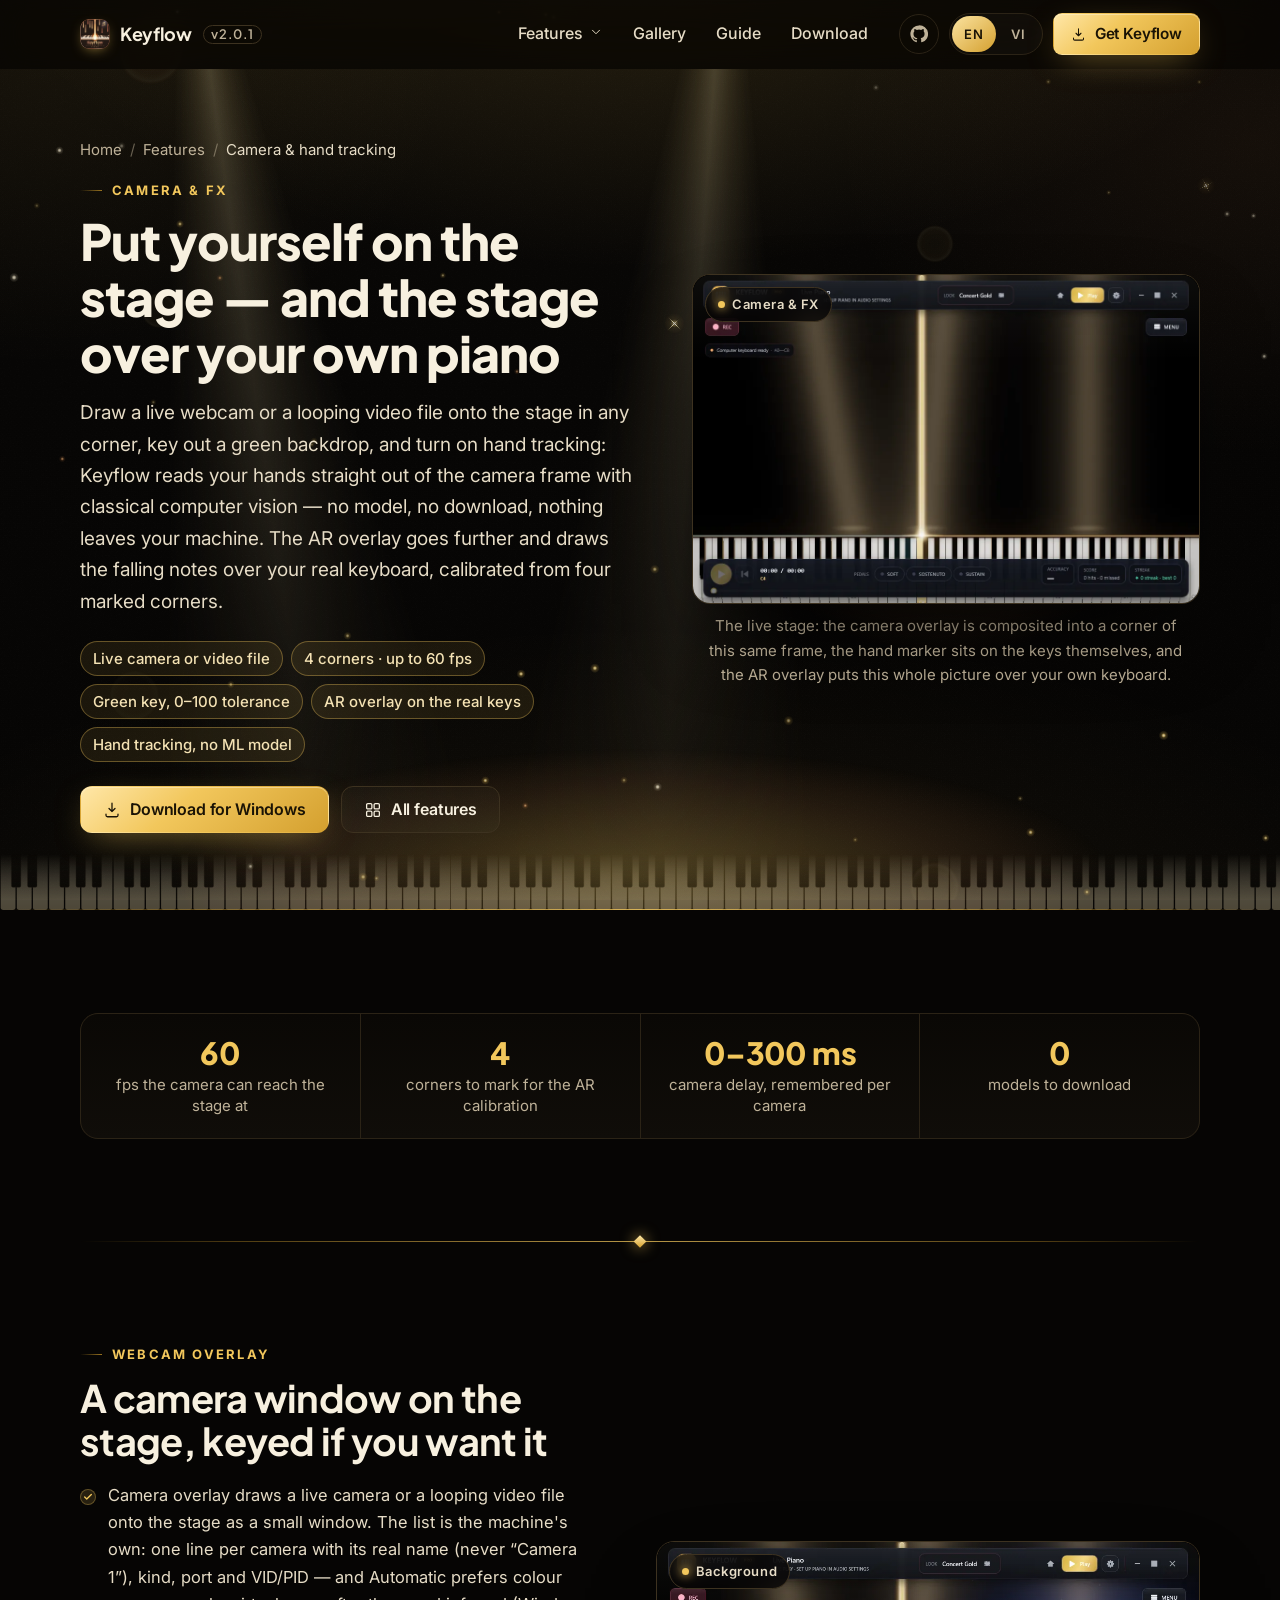
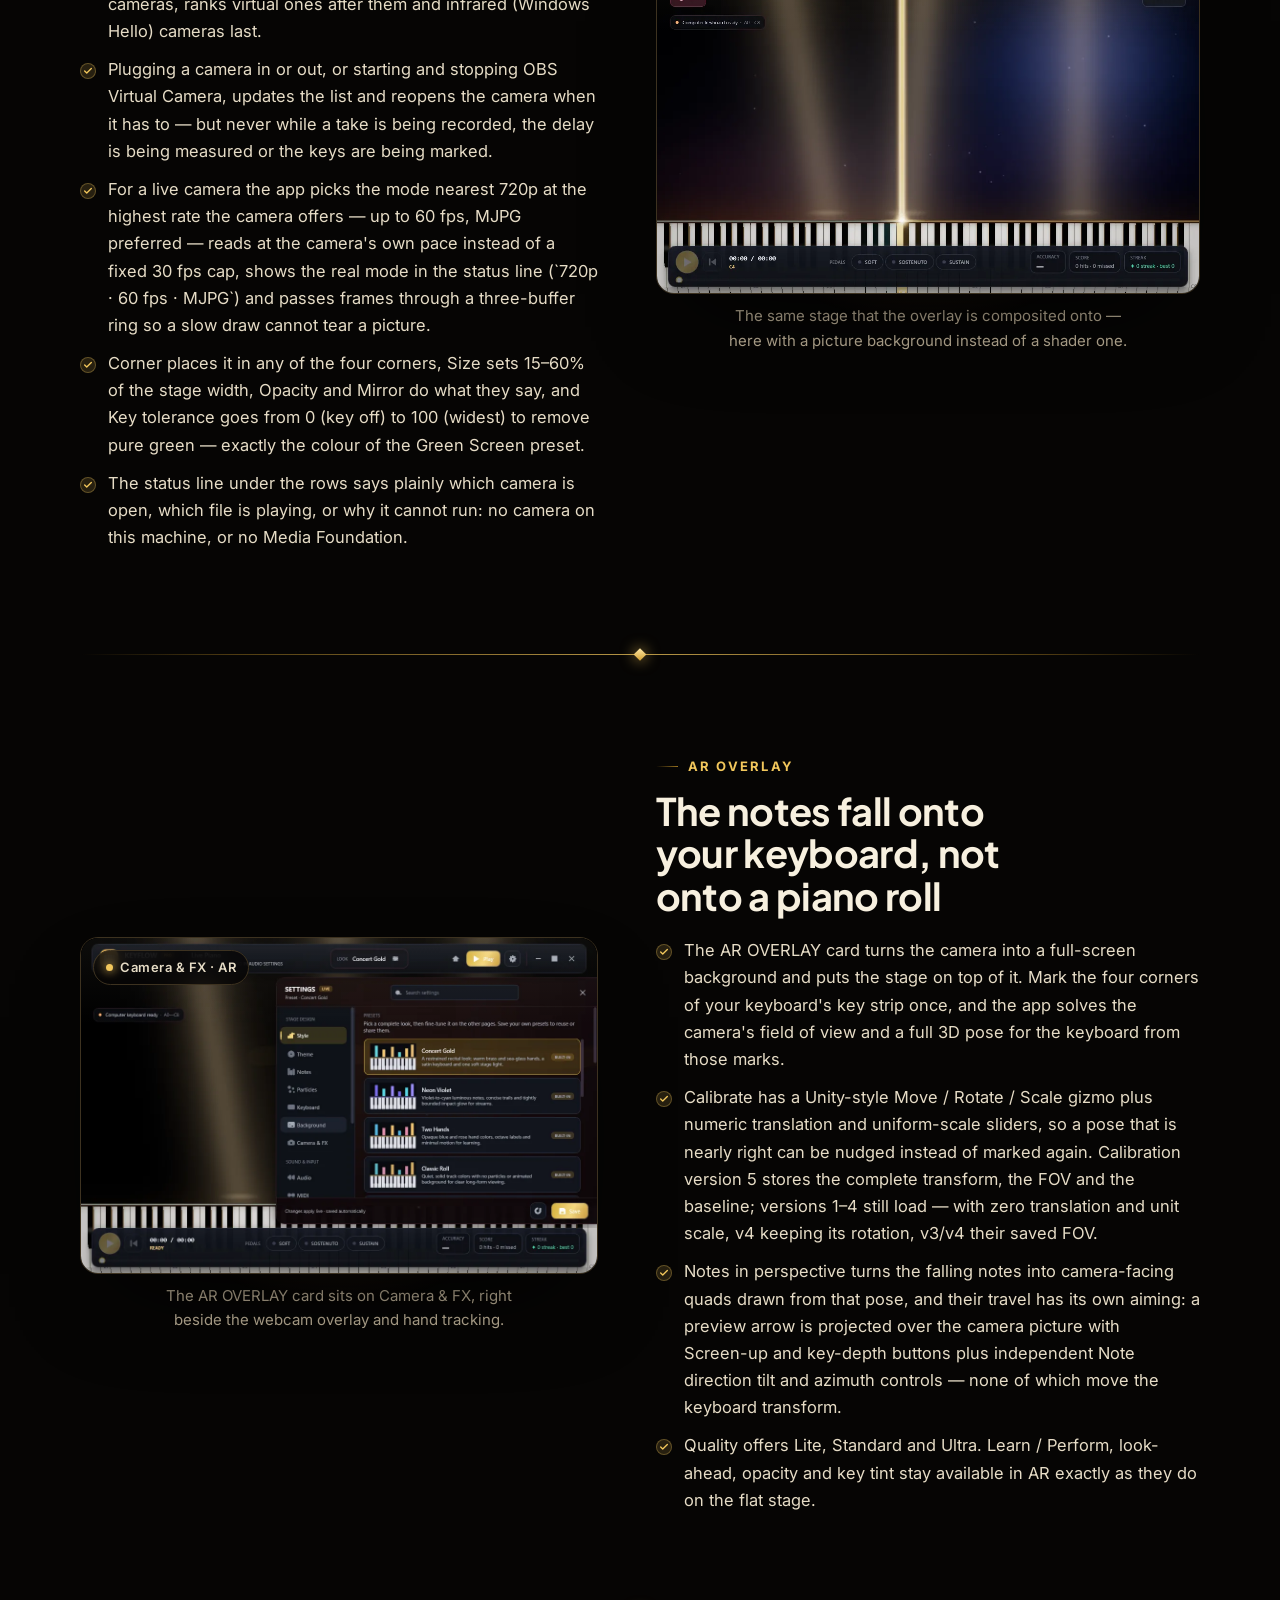
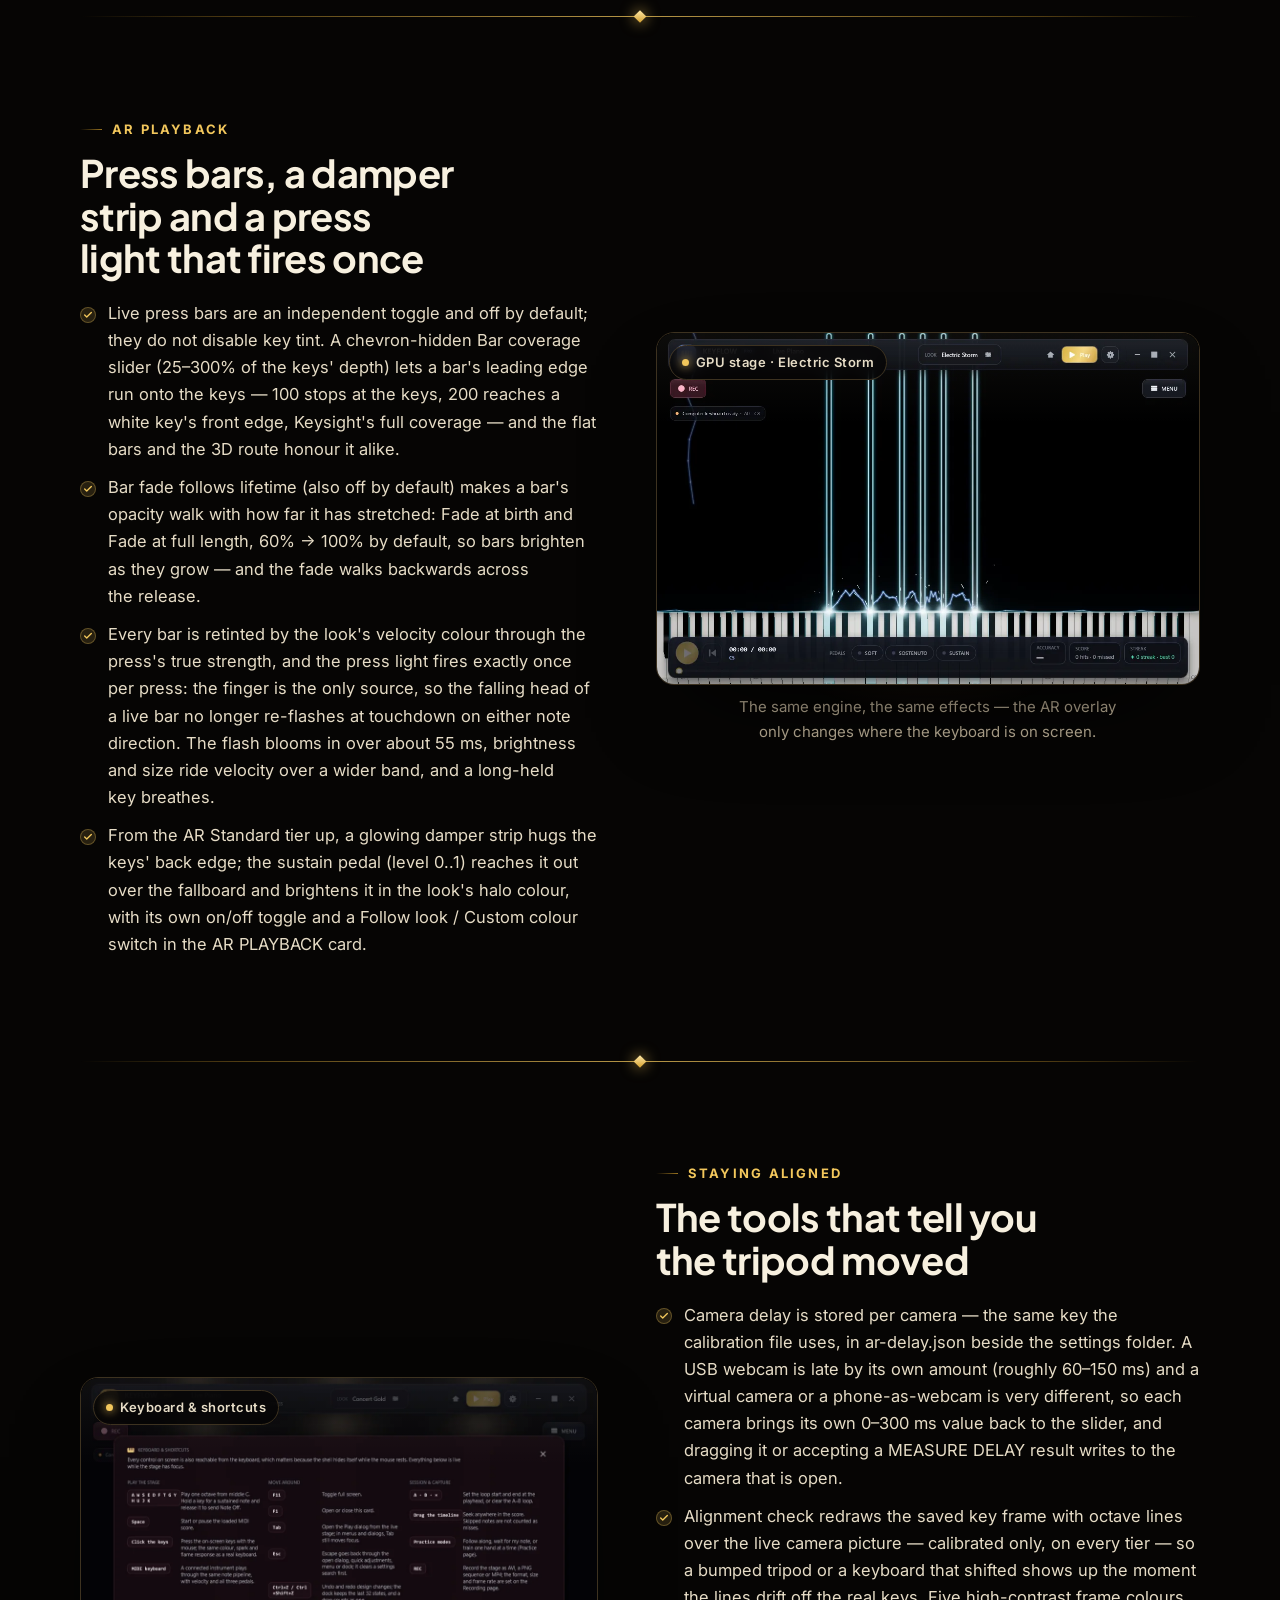
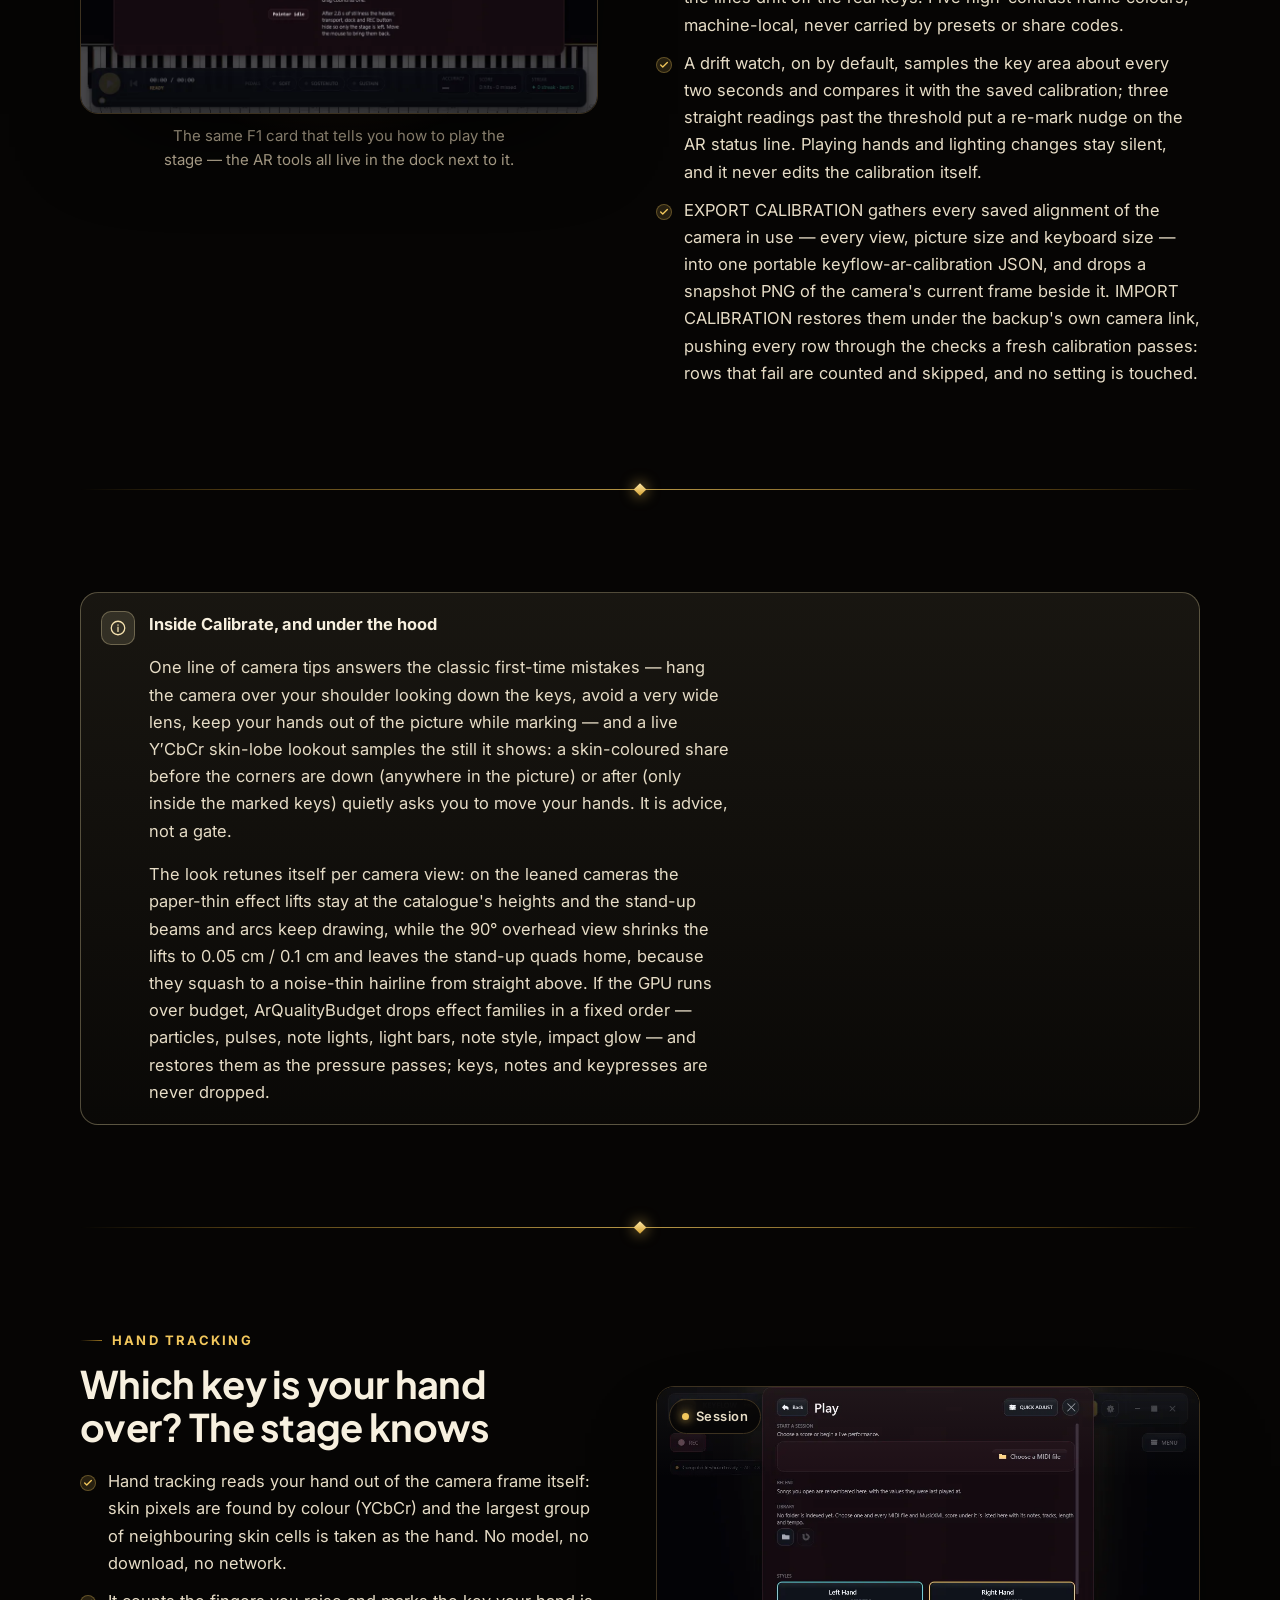
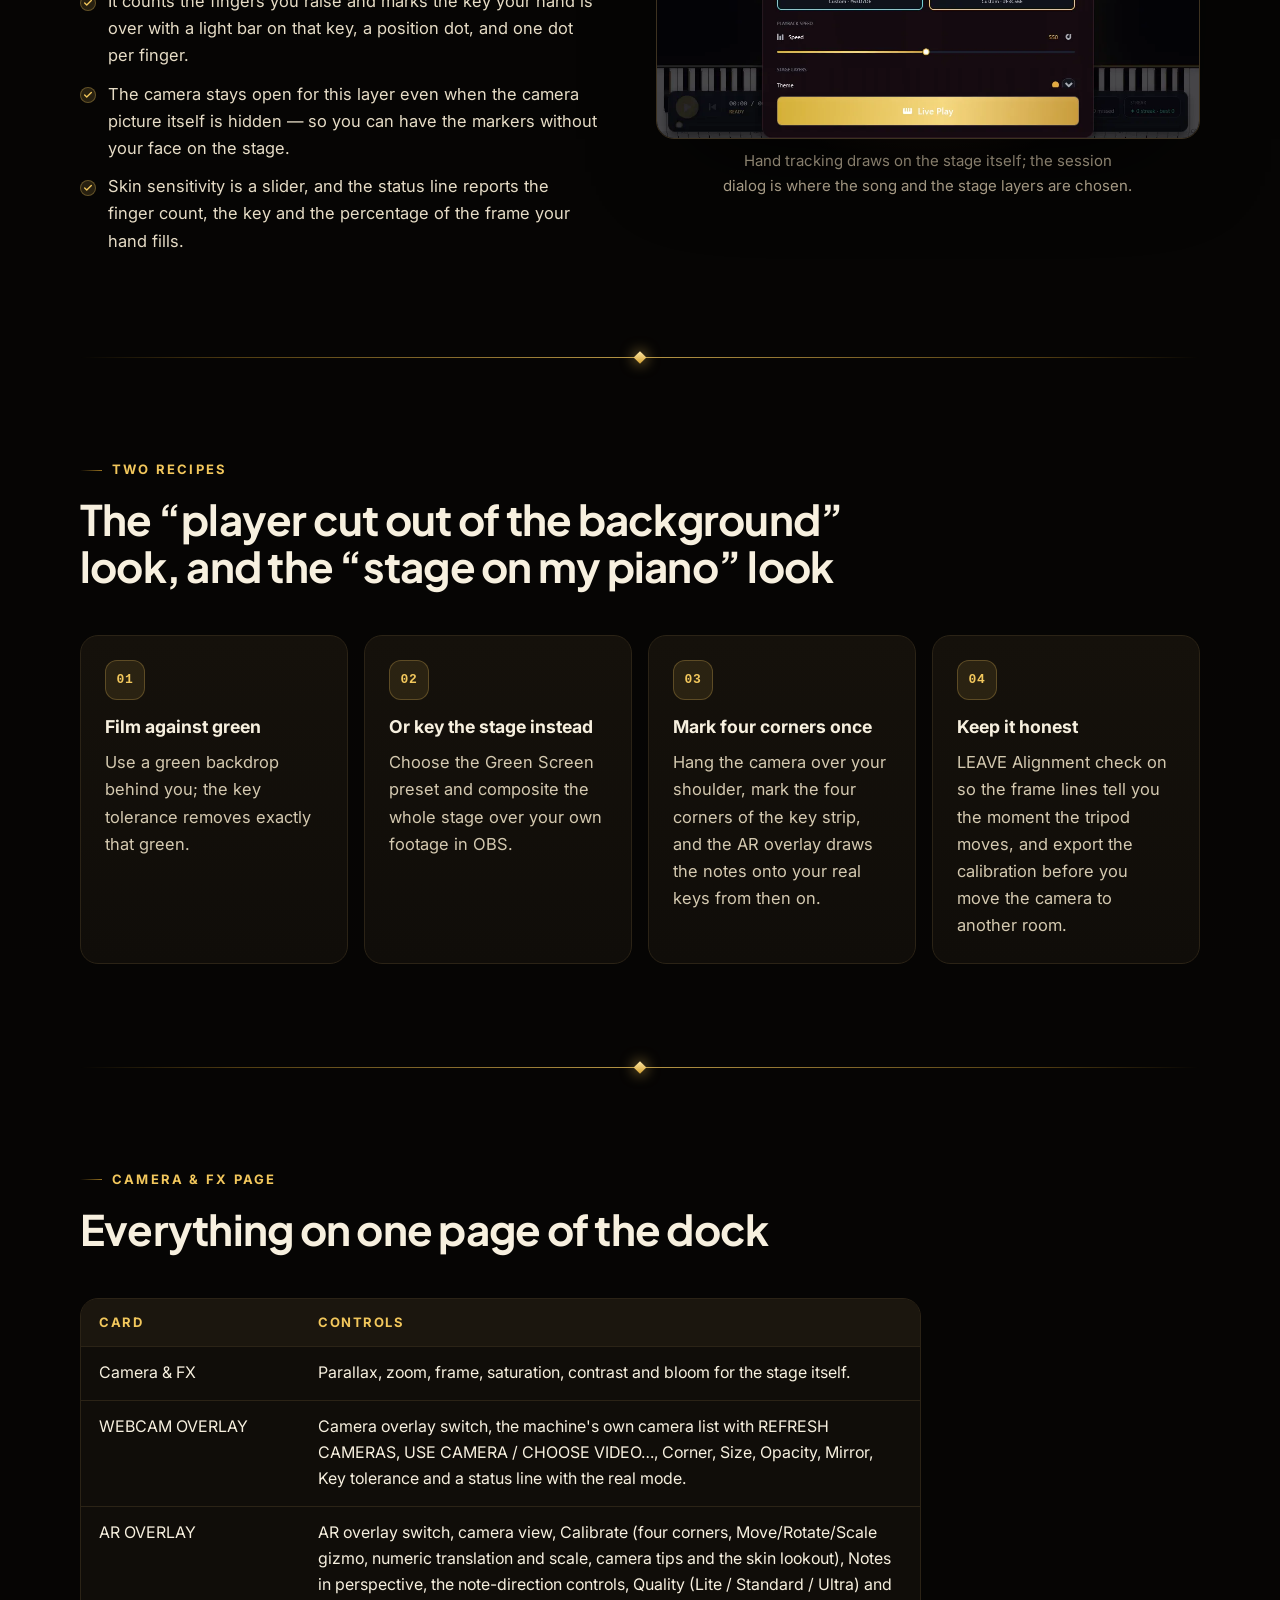
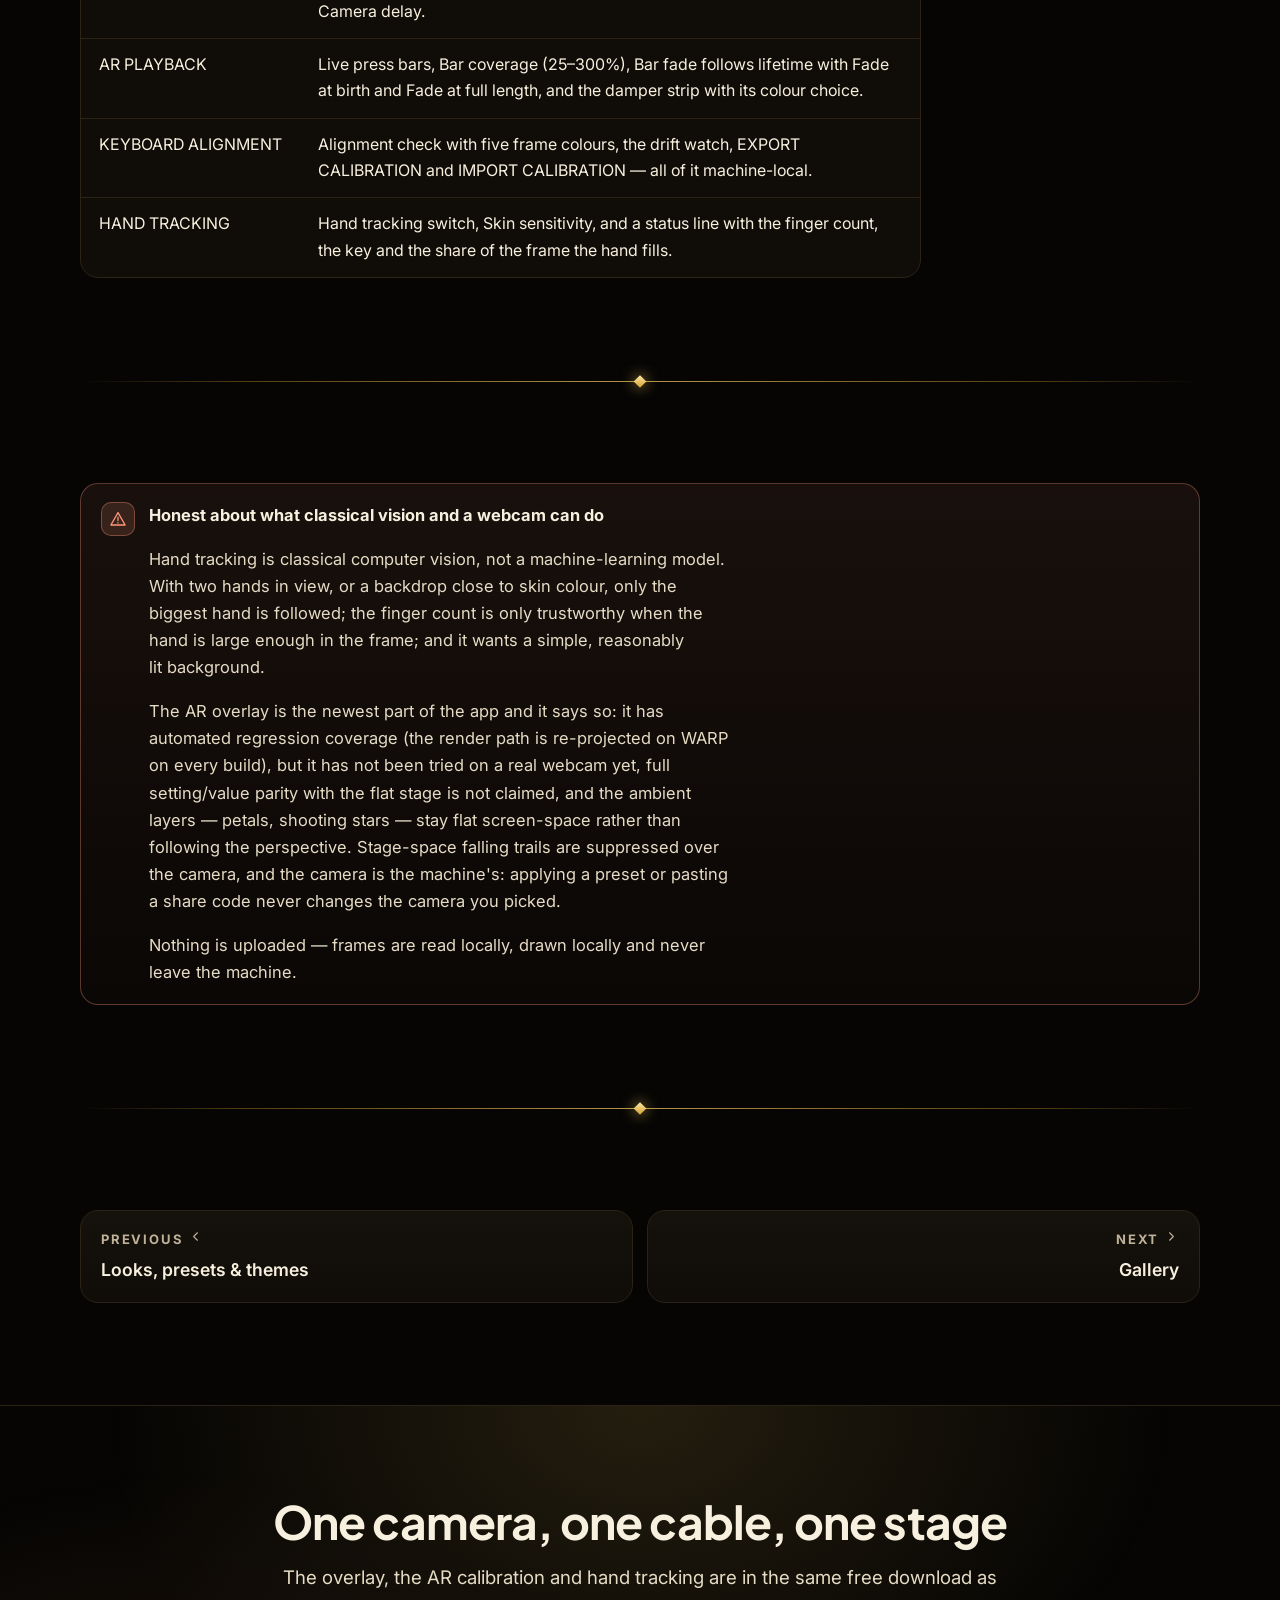
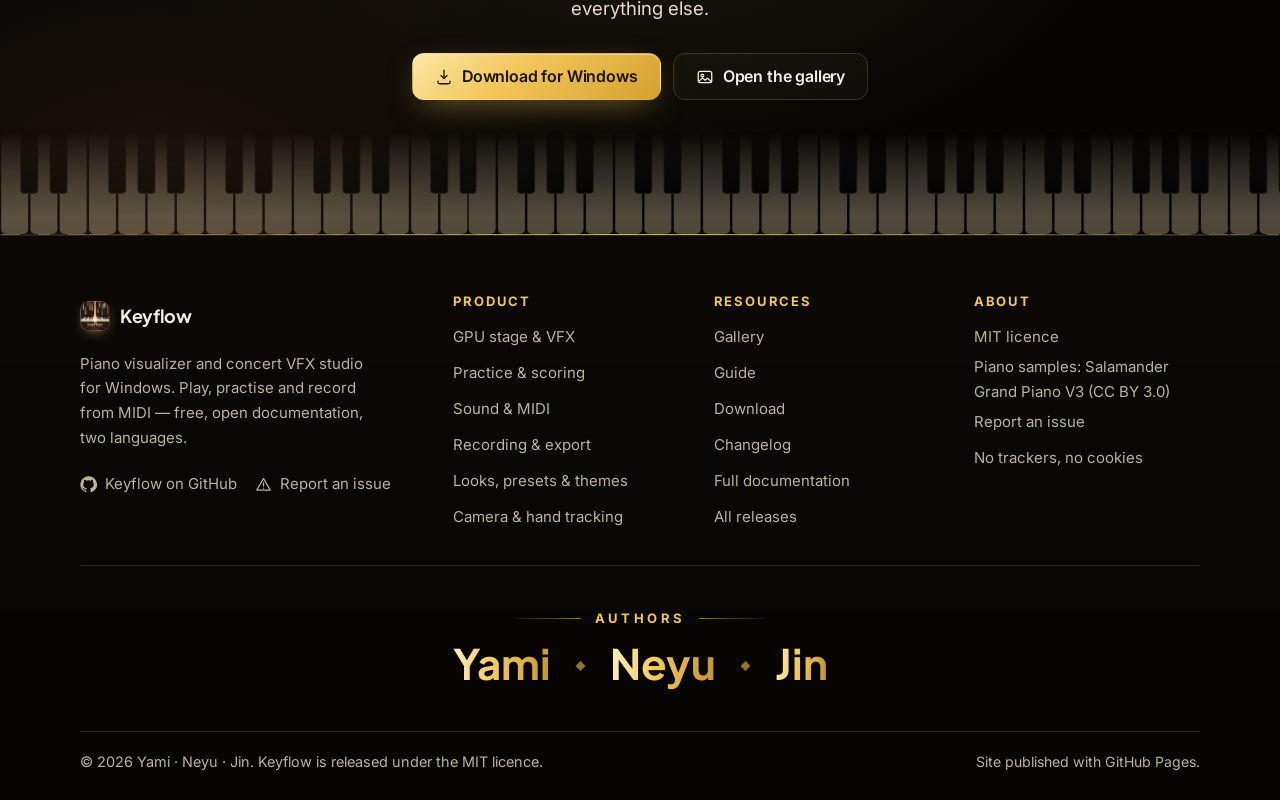
<file: features/camera.html>
<!doctype html>
<html lang="en" data-root="../">
<head>
<meta charset="utf-8">
<meta name="viewport" content="width=device-width, initial-scale=1">
<title data-i18n="ui.title">Camera overlay, AR overlay &amp; hand tracking · Keyflow</title>
<meta name="description" content="Draw a live webcam or a looping video onto the Keyflow stage in any corner, key out a green backdrop, switch on hand tracking that reads your hands from the camera frame with classical computer vision, or calibrate the AR overlay and watch the notes fall onto your own keyboard — no model to download, nothing uploaded." data-i18n-attr="content=ui.description">
<meta name="author" content="Yami, Neyu, Jin">
<meta name="copyright" content="© 2026 Yami, Neyu, Jin">
<link rel="canonical" href="https://ymkeyflow.online/features/camera.html">
<meta property="og:type" content="website">
<meta property="og:site_name" content="Keyflow">
<meta property="og:title" content="Camera overlay, AR overlay &amp; hand tracking · Keyflow" data-i18n-attr="content=ui.title">
<meta property="og:description" content="Draw a live webcam or a looping video onto the Keyflow stage in any corner, key out a green backdrop, switch on hand tracking that reads your hands from the camera frame with classical computer vision, or calibrate the AR overlay and watch the notes fall onto your own keyboard — no model to download, nothing uploaded." data-i18n-attr="content=ui.description">
<meta property="og:url" content="https://ymkeyflow.online/features/camera.html">
<meta property="og:image" content="https://ymkeyflow.online/previews/en/stage-live.png">
<meta property="og:locale" content="en_US">
<meta property="og:locale:alternate" content="vi_VN">
<meta name="twitter:card" content="summary_large_image">
<meta name="twitter:title" content="Camera overlay, AR overlay &amp; hand tracking · Keyflow" data-i18n-attr="content=ui.title">
<meta name="twitter:description" content="Draw a live webcam or a looping video onto the Keyflow stage in any corner, key out a green backdrop, switch on hand tracking that reads your hands from the camera frame with classical computer vision, or calibrate the AR overlay and watch the notes fall onto your own keyboard — no model to download, nothing uploaded." data-i18n-attr="content=ui.description">
<meta name="theme-color" content="#060504">
<meta name="color-scheme" content="dark">
<link rel="icon" href="../logo.png" type="image/png">
<link rel="apple-touch-icon" href="../logo.png">
<link rel="preconnect" href="https://fonts.googleapis.com">
<link rel="preconnect" href="https://fonts.gstatic.com" crossorigin>
<link href="https://fonts.googleapis.com/css2?family=Inter:wght@400;500;600;700&family=Plus+Jakarta+Sans:wght@600;700;800&display=swap" rel="stylesheet">
<link rel="stylesheet" href="../style.css">
<script>/* Choose the language before the first paint; a timer lifts the veil if
        the dictionaries or site.js never arrive. */
(function () {
  try {
    var s = localStorage.getItem("keyflow-site-lang");
    var q = new URLSearchParams(location.search).get("lang");
    var want = q || s || ((navigator.language || "").toLowerCase().indexOf("vi") === 0 ? "vi" : "en");
    if (want === "vi") {
      document.documentElement.lang = "vi";
      document.documentElement.setAttribute("data-lang-pref", "vi");
      setTimeout(function () { document.documentElement.removeAttribute("data-lang-pref"); }, 2500);
    }
  } catch (e) { /* private mode */ }
})();</script>
<script defer src="../i18n/vi/ui.js"></script>
<script defer src="../i18n/vi/camera.js"></script>
<script defer src="../site.js"></script>
<script defer src="../stardust.js"></script>
<script type="application/ld+json">{
 "@context": "https://schema.org",
 "@type": "WebPage",
 "name": "Camera overlay, AR overlay & hand tracking · Keyflow",
 "url": "https://ymkeyflow.online/features/camera.html",
 "inLanguage": [
  "en",
  "vi"
 ],
 "isPartOf": {
  "@type": "WebSite",
  "name": "Keyflow",
  "url": "https://ymkeyflow.online/"
 },
 "author": [
  {
   "@type": "Person",
   "name": "Yami"
  },
  {
   "@type": "Person",
   "name": "Neyu"
  },
  {
   "@type": "Person",
   "name": "Jin"
  }
 ],
 "copyrightHolder": [
  {
   "@type": "Person",
   "name": "Yami"
  },
  {
   "@type": "Person",
   "name": "Neyu"
  },
  {
   "@type": "Person",
   "name": "Jin"
  }
 ],
 "copyrightYear": 2026,
 "about": {
  "@context": "https://schema.org",
  "@type": "SoftwareApplication",
  "name": "Keyflow",
  "alternateName": "Keyflow · Piano Performance & Concert VFX Studio",
  "applicationCategory": "MultimediaApplication",
  "applicationSubCategory": "Piano visualization, practice and video production",
  "operatingSystem": "Windows 10 (22H2) or Windows 11, 64-bit",
  "softwareVersion": "2.0.1",
  "datePublished": "2026-10-13T10:42:59Z",
  "inLanguage": [
   "en",
   "vi"
  ],
  "isAccessibleForFree": true,
  "license": "https://github.com/lxmtuu/KeyFlow/blob/main/LICENSE",
  "downloadUrl": "https://github.com/lxmtuu/KeyFlow/releases/download/v2.0.1/Keyflow-Setup-2.0.1.exe",
  "softwareRequirements": "Windows 10 (22H2) or Windows 11, 64-bit; Direct3D 11 GPU (feature level 11_0, shader model 5.0); about 748 MB free for the piano samples",
  "screenshot": "https://ymkeyflow.online/previews/en/stage-gpu-galaxy.png",
  "author": [
   {
    "@type": "Person",
    "name": "Yami"
   },
   {
    "@type": "Person",
    "name": "Neyu"
   },
   {
    "@type": "Person",
    "name": "Jin"
   }
  ],
  "copyrightHolder": [
   {
    "@type": "Person",
    "name": "Yami"
   },
   {
    "@type": "Person",
    "name": "Neyu"
   },
   {
    "@type": "Person",
    "name": "Jin"
   }
  ],
  "copyrightYear": 2026,
  "featureList": [
   "Direct3D 11 GPU stage with 16-bit HDR and multi-level bloom",
   "Ray-traced keyboard in 88, 76, 61 or 49 keys (GGX, softbox penumbra, ACES tonemap)",
   "Practice modes: follow along, wait for my note, one hand, A-B loop",
   "Recording to MP4 (H.264 + AAC), AVI or 32-bit PNG sequence with alpha",
   "MIDI and MusicXML import; Salamander Grand Piano V3 downloaded on request",
   "Hall, convolution and impulse-response reverb, continuous damper, string resonance",
   "14 stage presets, three concert themes and a user theme studio",
   "Share a whole look as one KEYFLOW-LOOK-2 line of text",
   "Webcam overlay with green key, classical hand tracking and an AR overlay calibrated to the real keys",
   "English and Tiếng Việt, switched live without a restart"
  ],
  "url": "https://ymkeyflow.online/features/camera.html"
 }
}</script>
<script type="application/ld+json">{"@context": "https://schema.org", "@type": "BreadcrumbList", "itemListElement": [{"@type": "ListItem", "position": 1, "name": "Home", "item": "https://ymkeyflow.online/"}, {"@type": "ListItem", "position": 2, "name": "Features", "item": "https://ymkeyflow.online/index.html#features"}, {"@type": "ListItem", "position": 3, "name": "Camera & hand tracking", "item": "https://ymkeyflow.online/features/camera.html"}]}</script>
</head>
<body>

<a class="skip" href="#main" data-i18n="ui.skip">Skip to content</a>
<div class="progress" aria-hidden="true"></div>
<header class="nav">
  <div class="nav-in">
    <a class="brand" href="../index.html">
      <img src="../logo.png" width="30" height="30" alt="" decoding="async">
      <span>Keyflow</span><span class="ver">v<span data-release-tag>2.0.1</span></span>
    </a>
    <nav class="nav-links" aria-label="Main navigation" data-i18n-attr="aria-label=ui.nav.label">
      <div class="has-menu">
        <button type="button" class="menu-btn" aria-haspopup="true"><span data-i18n="ui.nav.features">Features</span>
          <span class="caret"><svg viewBox="0 0 24 24" width="14" height="14" aria-hidden="true" focusable="false" fill="none" stroke="currentColor" stroke-width="1.7" stroke-linecap="round" stroke-linejoin="round"><path d="m6 9 6 6 6-6"/></svg></span></button>
        <div class="menu">
          <div class="menu-grid"><a class="menu-item" href="../features/stage.html"><span class="ico"><svg viewBox="0 0 24 24" width="18" height="18" aria-hidden="true" focusable="false" fill="none" stroke="currentColor" stroke-width="1.7" stroke-linecap="round" stroke-linejoin="round"><path d="M9 3v3M15 3v3M9 18v3M15 18v3M3 9h3M3 15h3M18 9h3M18 15h3"/><rect x="6" y="6" width="12" height="12" rx="2"/><rect x="10" y="10" width="4" height="4" rx="1"/></svg></span><span><b data-i18n="feature.stage">GPU stage & VFX</b><span data-i18n="feature.stage.d">Direct3D 11 render loop, HDR bloom, 24,000 particles, ray-traced keys</span></span></a><a class="menu-item" href="../features/practice.html"><span class="ico"><svg viewBox="0 0 24 24" width="18" height="18" aria-hidden="true" focusable="false" fill="none" stroke="currentColor" stroke-width="1.7" stroke-linecap="round" stroke-linejoin="round"><circle cx="12" cy="12" r="8.5"/><circle cx="12" cy="12" r="4.5"/><circle cx="12" cy="12" r="1" fill="currentColor" stroke="none"/></svg></span><span><b data-i18n="feature.practice">Practice & scoring</b><span data-i18n="feature.practice.d">Wait-for-note, one hand, A-B loop, history, ghost and staff layer</span></span></a><a class="menu-item" href="../features/sound.html"><span class="ico"><svg viewBox="0 0 24 24" width="18" height="18" aria-hidden="true" focusable="false" fill="none" stroke="currentColor" stroke-width="1.7" stroke-linecap="round" stroke-linejoin="round"><path d="M2 12h2.5l2-6 3 14 3-11 2.5 6 2-3H22"/></svg></span><span><b data-i18n="feature.sound">Sound & MIDI</b><span data-i18n="feature.sound.d">Salamander Grand Piano V3 (one-time download), hall and convolution reverb, three pedals, MIDI in and out</span></span></a><a class="menu-item" href="../features/recording.html"><span class="ico"><svg viewBox="0 0 24 24" width="18" height="18" aria-hidden="true" focusable="false" fill="none" stroke="currentColor" stroke-width="1.7" stroke-linecap="round" stroke-linejoin="round"><circle cx="12" cy="12" r="8.5"/><circle cx="12" cy="12" r="3.5" fill="currentColor" stroke="none"/></svg></span><span><b data-i18n="feature.recording">Recording & export</b><span data-i18n="feature.recording.d">MP4 with the sound inside, AVI, or 32-bit PNG with transparency</span></span></a><a class="menu-item" href="../features/design.html"><span class="ico"><svg viewBox="0 0 24 24" width="18" height="18" aria-hidden="true" focusable="false" fill="none" stroke="currentColor" stroke-width="1.7" stroke-linecap="round" stroke-linejoin="round"><path d="M12 21a9 9 0 1 1 9-9c0 2-1.6 3-3.4 3H16a2 2 0 0 0-1.4 3.4c.5.6.2 1.6-.6 2A8.9 8.9 0 0 1 12 21Z"/><circle cx="8" cy="10" r="1.2" fill="currentColor" stroke="none"/><circle cx="12" cy="7.5" r="1.2" fill="currentColor" stroke="none"/><circle cx="16" cy="10" r="1.2" fill="currentColor" stroke="none"/></svg></span><span><b data-i18n="feature.design">Looks, presets & themes</b><span data-i18n="feature.design.d">14 built-in presets, three concert themes, a theme studio and one-line share codes</span></span></a><a class="menu-item" href="../features/camera.html" aria-current="page"><span class="ico"><svg viewBox="0 0 24 24" width="18" height="18" aria-hidden="true" focusable="false" fill="none" stroke="currentColor" stroke-width="1.7" stroke-linecap="round" stroke-linejoin="round"><path d="M3 8.5A2.5 2.5 0 0 1 5.5 6h1.8l1.3-2h6.8l1.3 2h1.8A2.5 2.5 0 0 1 21 8.5v9A2.5 2.5 0 0 1 18.5 20h-13A2.5 2.5 0 0 1 3 17.5v-9Z"/><circle cx="12" cy="13" r="3.6"/></svg></span><span><b data-i18n="feature.camera">Camera & hand tracking</b><span data-i18n="feature.camera.d">Webcam overlay with green key, classical hand tracking, and an AR overlay on the real keys</span></span></a></div>
          <div class="menu-foot"><span data-i18n="ui.menu.foot">Every feature ships in the same free download — English and Tiếng Việt included.</span>
            <a class="link-more" href="../index.html#features"><span data-i18n="ui.allfeatures">All features</span>
              <span class="arw"><svg viewBox="0 0 24 24" width="15" height="15" aria-hidden="true" focusable="false" fill="none" stroke="currentColor" stroke-width="1.7" stroke-linecap="round" stroke-linejoin="round"><path d="M4 12h15m0 0-6-6m6 6-6 6"/></svg></span></a></div>
        </div>
      </div>
      <a href="../gallery.html" data-i18n="ui.nav.gallery">Gallery</a>
      <a href="../guide.html" data-i18n="ui.nav.guide">Guide</a>
      <a href="../download.html" data-i18n="ui.nav.download">Download</a>
    </nav>
    <div class="nav-tools">
      <a class="icon-link" href="https://github.com/lxmtuu/KeyFlow" target="_blank" rel="noopener" title="GitHub"
         data-i18n-attr="aria-label=ui.github" aria-label="Keyflow on GitHub"><svg viewBox="0 0 24 24" width="18" height="18" aria-hidden="true" focusable="false" fill="none" stroke="currentColor" stroke-width="1.7" stroke-linecap="round" stroke-linejoin="round"><path fill="currentColor" stroke="none" d="M12 .5a11.5 11.5 0 0 0-3.64 22.41c.58.1.79-.25.79-.56v-2c-3.2.7-3.88-1.37-3.88-1.37-.52-1.33-1.28-1.69-1.28-1.69-1.04-.71.08-.7.08-.7 1.15.08 1.76 1.19 1.76 1.19 1.03 1.76 2.69 1.25 3.35.96.1-.74.4-1.25.73-1.54-2.55-.29-5.24-1.28-5.24-5.69 0-1.26.45-2.28 1.19-3.09-.12-.29-.52-1.46.11-3.05 0 0 .97-.31 3.17 1.18a11 11 0 0 1 5.77 0c2.2-1.49 3.17-1.18 3.17-1.18.63 1.59.23 2.76.11 3.05.74.81 1.19 1.83 1.19 3.09 0 4.42-2.7 5.4-5.27 5.68.41.36.78 1.06.78 2.14v3.17c0 .31.21.67.8.56A11.5 11.5 0 0 0 12 .5Z"/></svg></a>
      <div class="lang" role="group" data-i18n-attr="aria-label=ui.lang" aria-label="Language">
        <button type="button" data-lang="en" aria-pressed="true">EN</button>
        <button type="button" data-lang="vi" aria-pressed="false">VI</button>
      </div>
      <a class="btn btn-gold btn-sm" href="../download.html"><svg viewBox="0 0 24 24" width="15" height="15" aria-hidden="true" focusable="false" fill="none" stroke="currentColor" stroke-width="1.7" stroke-linecap="round" stroke-linejoin="round"><path d="M12 3v11m0 0 4-4m-4 4-4-4M4 17.5V19a2 2 0 0 0 2 2h12a2 2 0 0 0 2-2v-1.5"/></svg> <span data-i18n="ui.nav.cta">Get Keyflow</span></a>
      <button type="button" class="burger" data-i18n-attr="aria-label=ui.menu" aria-label="Menu"
              aria-controls="drawer"><svg viewBox="0 0 24 24" width="20" height="20" aria-hidden="true" focusable="false" fill="none" stroke="currentColor" stroke-width="1.7" stroke-linecap="round" stroke-linejoin="round"><path d="M3.5 6.5h17M3.5 12h17M3.5 17.5h17"/></svg></button>
    </div>
  </div>
</header>
<div class="drawer" id="drawer" role="dialog" aria-modal="true" aria-label="Site menu" data-i18n-attr="aria-label=ui.drawer.label"><div class="drawer-panel"><div class="drawer-top"><a class="brand" href="../index.html"><img src="../logo.png" width="28" height="28" alt=""><span>Keyflow</span></a><button type="button" class="drawer-close" data-i18n-attr="aria-label=ui.close" aria-label="Close"><svg viewBox="0 0 24 24" width="18" height="18" aria-hidden="true" focusable="false" fill="none" stroke="currentColor" stroke-width="1.7" stroke-linecap="round" stroke-linejoin="round"><path d="M18 6 6 18M6 6l12 12"/></svg></button></div><p class="dgroup" data-i18n="ui.nav.features">Features</p><a class="dlink dsub" href="../features/stage.html" data-i18n="feature.stage">GPU stage & VFX</a><a class="dlink dsub" href="../features/practice.html" data-i18n="feature.practice">Practice & scoring</a><a class="dlink dsub" href="../features/sound.html" data-i18n="feature.sound">Sound & MIDI</a><a class="dlink dsub" href="../features/recording.html" data-i18n="feature.recording">Recording & export</a><a class="dlink dsub" href="../features/design.html" data-i18n="feature.design">Looks, presets & themes</a><a class="dlink dsub" href="../features/camera.html" aria-current="page" data-i18n="feature.camera">Camera & hand tracking</a><p class="dgroup" data-i18n="ui.drawer.pages">Pages</p><a class="dlink" href="../index.html" data-i18n="ui.home">Home</a><a class="dlink" href="../gallery.html" data-i18n="ui.nav.gallery">Gallery</a><a class="dlink" href="../guide.html" data-i18n="ui.nav.guide">Guide</a><a class="dlink" href="../download.html" data-i18n="ui.nav.download">Download</a><div class="drawer-foot"><a class="btn btn-gold btn-block" href="../download.html"><svg viewBox="0 0 24 24" width="17" height="17" aria-hidden="true" focusable="false" fill="none" stroke="currentColor" stroke-width="1.7" stroke-linecap="round" stroke-linejoin="round"><path d="M12 3v11m0 0 4-4m-4 4-4-4M4 17.5V19a2 2 0 0 0 2 2h12a2 2 0 0 0 2-2v-1.5"/></svg> <span data-i18n="ui.nav.download">Download</span></a><a class="btn btn-ghost btn-block" href="https://github.com/lxmtuu/KeyFlow" target="_blank" rel="noopener"><svg viewBox="0 0 24 24" width="17" height="17" aria-hidden="true" focusable="false" fill="none" stroke="currentColor" stroke-width="1.7" stroke-linecap="round" stroke-linejoin="round"><path fill="currentColor" stroke="none" d="M12 .5a11.5 11.5 0 0 0-3.64 22.41c.58.1.79-.25.79-.56v-2c-3.2.7-3.88-1.37-3.88-1.37-.52-1.33-1.28-1.69-1.28-1.69-1.04-.71.08-.7.08-.7 1.15.08 1.76 1.19 1.76 1.19 1.03 1.76 2.69 1.25 3.35.96.1-.74.4-1.25.73-1.54-2.55-.29-5.24-1.28-5.24-5.69 0-1.26.45-2.28 1.19-3.09-.12-.29-.52-1.46.11-3.05 0 0 .97-.31 3.17 1.18a11 11 0 0 1 5.77 0c2.2-1.49 3.17-1.18 3.17-1.18.63 1.59.23 2.76.11 3.05.74.81 1.19 1.83 1.19 3.09 0 4.42-2.7 5.4-5.27 5.68.41.36.78 1.06.78 2.14v3.17c0 .31.21.67.8.56A11.5 11.5 0 0 0 12 .5Z"/></svg> GitHub</a><div class="lang" role="group" style="justify-content:center" data-i18n-attr="aria-label=ui.lang" aria-label="Language"><button type="button" data-lang="en" aria-pressed="true">EN</button><button type="button" data-lang="vi" aria-pressed="false">VI</button></div></div></div></div>
<main id="main">
<section class="pagehero"><div class="stage-fx stage-fx-page" aria-hidden="true"><i class="beam b1"></i><i class="beam b2"></i><i class="beam b3"></i><i class="floor"></i><i class="keys"></i></div><div class="container pagehero-in"><div class="split-copy"><nav class="crumbs" aria-label="Breadcrumb" data-i18n-attr="aria-label=ui.breadcrumb"><ol><li><a href="../index.html" data-i18n="ui.home">Home</a></li><li aria-hidden="true" class="sep">/</li><li><a href="../index.html#features" data-i18n="ui.nav.features">Features</a></li><li aria-hidden="true" class="sep">/</li><li aria-current="page" data-i18n="feature.camera">Camera & hand tracking</li></ol></nav><p class="eyebrow" data-i18n="camera.19">Camera & FX</p><h1 data-i18n="camera.20">Put yourself on the stage — and the stage over your own piano</h1><p class="lead" data-i18n="camera.21">Draw a live webcam or a looping video file onto the stage in any corner, key out a green backdrop, and turn on hand tracking: Keyflow reads your hands straight out of the camera frame with classical computer vision — no model, no download, nothing leaves your machine. The AR overlay goes further and draws the falling notes over your real keyboard, calibrated from four marked corners.</p><div class="meta-chips"><span class="chip gold" data-i18n="camera.22">Live camera or video file</span><span class="chip gold" data-i18n="camera.23">4 corners · up to 60 fps</span><span class="chip gold" data-i18n="camera.24">Green key, 0–100 tolerance</span><span class="chip gold" data-i18n="camera.25">AR overlay on the real keys</span><span class="chip gold" data-i18n="camera.26">Hand tracking, no ML model</span></div><div style="margin-top:24px"><div class="actions"><a class="btn btn-gold" href="../download.html"><svg viewBox="0 0 24 24" width="18" height="18" aria-hidden="true" focusable="false" fill="none" stroke="currentColor" stroke-width="1.7" stroke-linecap="round" stroke-linejoin="round"><path d="M12 3v11m0 0 4-4m-4 4-4-4M4 17.5V19a2 2 0 0 0 2 2h12a2 2 0 0 0 2-2v-1.5"/></svg> <span data-i18n="camera.27">Download for Windows</span></a><a class="btn btn-ghost" href="../index.html#features"><svg viewBox="0 0 24 24" width="18" height="18" aria-hidden="true" focusable="false" fill="none" stroke="currentColor" stroke-width="1.7" stroke-linecap="round" stroke-linejoin="round"><rect x="3.5" y="3.5" width="7" height="7" rx="1.6"/><rect x="13.5" y="3.5" width="7" height="7" rx="1.6"/><rect x="3.5" y="13.5" width="7" height="7" rx="1.6"/><rect x="13.5" y="13.5" width="7" height="7" rx="1.6"/></svg> <span data-i18n="ui.allfeatures">All features</span></a></div></div></div><div class="split-media"><figure class="shot" style="margin:0" data-lightbox data-lb-item><div class="frame" data-shot="stage-live"><picture><source type="image/webp" srcset="../previews/webp/en/stage-live.webp"><img src="../previews/en/stage-live.png" width="1080" height="700" data-i18n-attr="alt=camera.1.alt" alt="The live stage where the camera overlay is drawn" decoding="async" fetchpriority="high"></picture><span class="frame-badge"><span class="dot"></span><span data-i18n="camera.2">Camera & FX</span></span><button type="button" class="lb-trigger" data-i18n-attr="aria-label=ui.lb.enlarge" aria-label="Enlarge picture"><svg viewBox="0 0 24 24" width="20" height="20" aria-hidden="true" focusable="false" fill="none" stroke="currentColor" stroke-width="1.7" stroke-linecap="round" stroke-linejoin="round"><circle cx="11" cy="11" r="6.5"/><path d="m16 16 4.5 4.5M11 8.3v5.4M8.3 11h5.4"/></svg></button></div><figcaption class="frame-cap lb-caption" data-i18n="camera.3">The live stage: the camera overlay is composited into a corner of this same frame, the hand marker sits on the keys themselves, and the AR overlay puts this whole picture over your own keyboard.</figcaption></figure></div></div></section>
<section class="section band"><div class="container"><div class="stats four"><div class="stat"><b data-i18n="camera.28" data-count="60">60</b><span data-i18n="camera.29">fps the camera can reach the stage at</span></div><div class="stat"><b data-i18n="camera.30" data-count="4">4</b><span data-i18n="camera.31">corners to mark for the AR calibration</span></div><div class="stat"><b data-i18n="camera.32">0–300 ms</b><span data-i18n="camera.33">camera delay, remembered per camera</span></div><div class="stat"><b data-i18n="camera.34">0</b><span data-i18n="camera.35">models to download</span></div></div></div></section>
<section id="overlay" class="section"><div class="container split"><div class="split-copy reveal"><p class="eyebrow" data-i18n="camera.36">Webcam overlay</p><h2 data-i18n="camera.37">A camera window on the stage, keyed if you want it</h2><ul class="ticks"><li data-i18n="camera.38">Camera overlay draws a live camera or a looping video file onto the stage as a small window. The list is the machine's own: one line per camera with its real name (never “Camera 1”), kind, port and VID/PID — and Automatic prefers colour cameras, ranks virtual ones after them and infrared (Windows Hello) cameras last.</li><li data-i18n="camera.39">Plugging a camera in or out, or starting and stopping OBS Virtual Camera, updates the list and reopens the camera when it has to — but never while a take is being recorded, the delay is being measured or the keys are being marked.</li><li data-i18n="camera.40">For a live camera the app picks the mode nearest 720p at the highest rate the camera offers — up to 60 fps, MJPG preferred — reads at the camera's own pace instead of a fixed 30 fps cap, shows the real mode in the status line (`720p · 60 fps · MJPG`) and passes frames through a three-buffer ring so a slow draw cannot tear a picture.</li><li data-i18n="camera.41">Corner places it in any of the four corners, Size sets 15–60% of the stage width, Opacity and Mirror do what they say, and Key tolerance goes from 0 (key off) to 100 (widest) to remove pure green — exactly the colour of the Green Screen preset.</li><li data-i18n="camera.42">The status line under the rows says plainly which camera is open, which file is playing, or why it cannot run: no camera on this machine, or no Media Foundation.</li></ul></div><div class="split-media reveal"><figure class="shot" style="margin:0" data-lightbox data-lb-item><div class="frame" data-shot="background-image"><picture><source type="image/webp" srcset="../previews/webp/en/background-image.webp"><img src="../previews/en/background-image.png" width="1080" height="700" data-i18n-attr="alt=camera.4.alt" alt="A stage with a picture behind the keys, ready for an overlay" decoding="async" loading="lazy"></picture><span class="frame-badge"><span class="dot"></span><span data-i18n="camera.5">Background</span></span><button type="button" class="lb-trigger" data-i18n-attr="aria-label=ui.lb.enlarge" aria-label="Enlarge picture"><svg viewBox="0 0 24 24" width="20" height="20" aria-hidden="true" focusable="false" fill="none" stroke="currentColor" stroke-width="1.7" stroke-linecap="round" stroke-linejoin="round"><circle cx="11" cy="11" r="6.5"/><path d="m16 16 4.5 4.5M11 8.3v5.4M8.3 11h5.4"/></svg></button></div><figcaption class="frame-cap lb-caption" data-i18n="camera.6">The same stage that the overlay is composited onto — here with a picture background instead of a shader one.</figcaption></figure></div></div></section>
<section id="ar" class="section"><div class="container split flip"><div class="split-copy reveal"><p class="eyebrow" data-i18n="camera.43">AR overlay</p><h2 data-i18n="camera.44">The notes fall onto your keyboard, not onto a piano roll</h2><ul class="ticks"><li data-i18n="camera.45">The AR OVERLAY card turns the camera into a full-screen background and puts the stage on top of it. Mark the four corners of your keyboard's key strip once, and the app solves the camera's field of view and a full 3D pose for the keyboard from those marks.</li><li data-i18n="camera.46">Calibrate has a Unity-style Move / Rotate / Scale gizmo plus numeric translation and uniform-scale sliders, so a pose that is nearly right can be nudged instead of marked again. Calibration version 5 stores the complete transform, the FOV and the baseline; versions 1–4 still load — with zero translation and unit scale, v4 keeping its rotation, v3/v4 their saved FOV.</li><li data-i18n="camera.47">Notes in perspective turns the falling notes into camera-facing quads drawn from that pose, and their travel has its own aiming: a preview arrow is projected over the camera picture with Screen-up and key-depth buttons plus independent Note direction tilt and azimuth controls — none of which move the keyboard transform.</li><li data-i18n="camera.48">Quality offers Lite, Standard and Ultra. Learn / Perform, look-ahead, opacity and key tint stay available in AR exactly as they do on the flat stage.</li></ul></div><div class="split-media reveal"><figure class="shot" style="margin:0" data-lightbox data-lb-item><div class="frame" data-shot="design-dock"><picture><source type="image/webp" srcset="../previews/webp/en/design-dock.webp"><img src="../previews/en/design-dock.png" width="1080" height="700" data-i18n-attr="alt=camera.7.alt" alt="The dock page the AR OVERLAY card lives on" decoding="async" loading="lazy"></picture><span class="frame-badge"><span class="dot"></span><span data-i18n="camera.8">Camera & FX · AR</span></span><button type="button" class="lb-trigger" data-i18n-attr="aria-label=ui.lb.enlarge" aria-label="Enlarge picture"><svg viewBox="0 0 24 24" width="20" height="20" aria-hidden="true" focusable="false" fill="none" stroke="currentColor" stroke-width="1.7" stroke-linecap="round" stroke-linejoin="round"><circle cx="11" cy="11" r="6.5"/><path d="m16 16 4.5 4.5M11 8.3v5.4M8.3 11h5.4"/></svg></button></div><figcaption class="frame-cap lb-caption" data-i18n="camera.9">The AR OVERLAY card sits on Camera & FX, right beside the webcam overlay and hand tracking.</figcaption></figure></div></div></section>
<section id="ar-live" class="section"><div class="container split"><div class="split-copy reveal"><p class="eyebrow" data-i18n="camera.49">AR playback</p><h2 data-i18n="camera.50">Press bars, a damper strip and a press light that fires once</h2><ul class="ticks"><li data-i18n="camera.51">Live press bars are an independent toggle and off by default; they do not disable key tint. A chevron-hidden Bar coverage slider (25–300% of the keys' depth) lets a bar's leading edge run onto the keys — 100 stops at the keys, 200 reaches a white key's front edge, Keysight's full coverage — and the flat bars and the 3D route honour it alike.</li><li data-i18n="camera.52">Bar fade follows lifetime (also off by default) makes a bar's opacity walk with how far it has stretched: Fade at birth and Fade at full length, 60% → 100% by default, so bars brighten as they grow — and the fade walks backwards across the release.</li><li data-i18n="camera.53">Every bar is retinted by the look's velocity colour through the press's true strength, and the press light fires exactly once per press: the finger is the only source, so the falling head of a live bar no longer re-flashes at touchdown on either note direction. The flash blooms in over about 55 ms, brightness and size ride velocity over a wider band, and a long-held key breathes.</li><li data-i18n="camera.54">From the AR Standard tier up, a glowing damper strip hugs the keys' back edge; the sustain pedal (level 0..1) reaches it out over the fallboard and brightens it in the look's halo colour, with its own on/off toggle and a Follow look / Custom colour switch in the AR PLAYBACK card.</li></ul></div><div class="split-media reveal"><figure class="shot" style="margin:0" data-lightbox data-lb-item><div class="frame" data-shot="stage-gpu-storm"><picture><source type="image/webp" srcset="../previews/webp/en/stage-gpu-storm.webp"><img src="../previews/en/stage-gpu-storm.png" width="1080" height="700" data-i18n-attr="alt=camera.10.alt" alt="The notes and the effects, drawn over the camera in AR" decoding="async" loading="lazy"></picture><span class="frame-badge"><span class="dot"></span><span data-i18n="camera.11">GPU stage · Electric Storm</span></span><button type="button" class="lb-trigger" data-i18n-attr="aria-label=ui.lb.enlarge" aria-label="Enlarge picture"><svg viewBox="0 0 24 24" width="20" height="20" aria-hidden="true" focusable="false" fill="none" stroke="currentColor" stroke-width="1.7" stroke-linecap="round" stroke-linejoin="round"><circle cx="11" cy="11" r="6.5"/><path d="m16 16 4.5 4.5M11 8.3v5.4M8.3 11h5.4"/></svg></button></div><figcaption class="frame-cap lb-caption" data-i18n="camera.12">The same engine, the same effects — the AR overlay only changes where the keyboard is on screen.</figcaption></figure></div></div></section>
<section id="align" class="section"><div class="container split flip"><div class="split-copy reveal"><p class="eyebrow" data-i18n="camera.55">Staying aligned</p><h2 data-i18n="camera.56">The tools that tell you the tripod moved</h2><ul class="ticks"><li data-i18n="camera.57">Camera delay is stored per camera — the same key the calibration file uses, in ar-delay.json beside the settings folder. A USB webcam is late by its own amount (roughly 60–150 ms) and a virtual camera or a phone-as-webcam is very different, so each camera brings its own 0–300 ms value back to the slider, and dragging it or accepting a MEASURE DELAY result writes to the camera that is open.</li><li data-i18n="camera.58">Alignment check redraws the saved key frame with octave lines over the live camera picture — calibrated only, on every tier — so a bumped tripod or a keyboard that shifted shows up the moment the lines drift off the real keys. Five high-contrast frame colours, machine-local, never carried by presets or share codes.</li><li data-i18n="camera.59">A drift watch, on by default, samples the key area about every two seconds and compares it with the saved calibration; three straight readings past the threshold put a re-mark nudge on the AR status line. Playing hands and lighting changes stay silent, and it never edits the calibration itself.</li><li data-i18n="camera.60">EXPORT CALIBRATION gathers every saved alignment of the camera in use — every view, picture size and keyboard size — into one portable keyflow-ar-calibration JSON, and drops a snapshot PNG of the camera's current frame beside it. IMPORT CALIBRATION restores them under the backup's own camera link, pushing every row through the checks a fresh calibration passes: rows that fail are counted and skipped, and no setting is touched.</li></ul></div><div class="split-media reveal"><figure class="shot" style="margin:0" data-lightbox data-lb-item><div class="frame" data-shot="shortcuts"><picture><source type="image/webp" srcset="../previews/webp/en/shortcuts.webp"><img src="../previews/en/shortcuts.png" width="1080" height="700" data-i18n-attr="alt=camera.13.alt" alt="The in-app keyboard and shortcuts card" decoding="async" loading="lazy"></picture><span class="frame-badge"><span class="dot"></span><span data-i18n="camera.14">Keyboard & shortcuts</span></span><button type="button" class="lb-trigger" data-i18n-attr="aria-label=ui.lb.enlarge" aria-label="Enlarge picture"><svg viewBox="0 0 24 24" width="20" height="20" aria-hidden="true" focusable="false" fill="none" stroke="currentColor" stroke-width="1.7" stroke-linecap="round" stroke-linejoin="round"><circle cx="11" cy="11" r="6.5"/><path d="m16 16 4.5 4.5M11 8.3v5.4M8.3 11h5.4"/></svg></button></div><figcaption class="frame-cap lb-caption" data-i18n="camera.15">The same F1 card that tells you how to play the stage — the AR tools all live in the dock next to it.</figcaption></figure></div></div></section>
<section class="section"><div class="container"><div class="callout tip reveal"><span class="ico"><svg viewBox="0 0 24 24" width="18" height="18" aria-hidden="true" focusable="false" fill="none" stroke="currentColor" stroke-width="1.7" stroke-linecap="round" stroke-linejoin="round"><circle cx="12" cy="12" r="9"/><path d="M12 11v5.5M12 7.8v.4"/></svg></span><div><p><b data-i18n="camera.61">Inside Calibrate, and under the hood</b></p><p data-i18n="camera.62">One line of camera tips answers the classic first-time mistakes — hang the camera over your shoulder looking down the keys, avoid a very wide lens, keep your hands out of the picture while marking — and a live Y′CbCr skin-lobe lookout samples the still it shows: a skin-coloured share before the corners are down (anywhere in the picture) or after (only inside the marked keys) quietly asks you to move your hands. It is advice, not a gate.</p><p data-i18n="camera.63">The look retunes itself per camera view: on the leaned cameras the paper-thin effect lifts stay at the catalogue's heights and the stand-up beams and arcs keep drawing, while the 90° overhead view shrinks the lifts to 0.05 cm / 0.1 cm and leaves the stand-up quads home, because they squash to a noise-thin hairline from straight above. If the GPU runs over budget, ArQualityBudget drops effect families in a fixed order — particles, pulses, note lights, light bars, note style, impact glow — and restores them as the pressure passes; keys, notes and keypresses are never dropped.</p></div></div></div></section>
<section id="hands" class="section"><div class="container split"><div class="split-copy reveal"><p class="eyebrow" data-i18n="camera.64">Hand tracking</p><h2 data-i18n="camera.65">Which key is your hand over? The stage knows</h2><ul class="ticks"><li data-i18n="camera.66">Hand tracking reads your hand out of the camera frame itself: skin pixels are found by colour (YCbCr) and the largest group of neighbouring skin cells is taken as the hand. No model, no download, no network.</li><li data-i18n="camera.67">It counts the fingers you raise and marks the key your hand is over with a light bar on that key, a position dot, and one dot per finger.</li><li data-i18n="camera.68">The camera stays open for this layer even when the camera picture itself is hidden — so you can have the markers without your face on the stage.</li><li data-i18n="camera.69">Skin sensitivity is a slider, and the status line reports the finger count, the key and the percentage of the frame your hand fills.</li></ul></div><div class="split-media reveal"><figure class="shot" style="margin:0" data-lightbox data-lb-item><div class="frame" data-shot="play-dialog"><picture><source type="image/webp" srcset="../previews/webp/en/play-dialog.webp"><img src="../previews/en/play-dialog.png" width="1080" height="700" data-i18n-attr="alt=camera.16.alt" alt="The session dialog, where the score and the stage layers meet" decoding="async" loading="lazy"></picture><span class="frame-badge"><span class="dot"></span><span data-i18n="camera.17">Session</span></span><button type="button" class="lb-trigger" data-i18n-attr="aria-label=ui.lb.enlarge" aria-label="Enlarge picture"><svg viewBox="0 0 24 24" width="20" height="20" aria-hidden="true" focusable="false" fill="none" stroke="currentColor" stroke-width="1.7" stroke-linecap="round" stroke-linejoin="round"><circle cx="11" cy="11" r="6.5"/><path d="m16 16 4.5 4.5M11 8.3v5.4M8.3 11h5.4"/></svg></button></div><figcaption class="frame-cap lb-caption" data-i18n="camera.18">Hand tracking draws on the stage itself; the session dialog is where the song and the stage layers are chosen.</figcaption></figure></div></div></section>
<section id="recipe" class="section"><div class="container"><div class="section-head"><p class="eyebrow" data-i18n="camera.78">Two recipes</p><h2 data-i18n="camera.79">The “player cut out of the background” look, and the “stage on my piano” look</h2></div><ol class="steps four"><li class="reveal"><b data-i18n="camera.70">Film against green</b><span data-i18n="camera.71">Use a green backdrop behind you; the key tolerance removes exactly that green.</span></li><li class="reveal"><b data-i18n="camera.72">Or key the stage instead</b><span data-i18n="camera.73">Choose the Green Screen preset and composite the whole stage over your own footage in OBS.</span></li><li class="reveal"><b data-i18n="camera.74">Mark four corners once</b><span data-i18n="camera.75">Hang the camera over your shoulder, mark the four corners of the key strip, and the AR overlay draws the notes onto your real keys from then on.</span></li><li class="reveal"><b data-i18n="camera.76">Keep it honest</b><span data-i18n="camera.77">LEAVE Alignment check on so the frame lines tell you the moment the tripod moves, and export the calibration before you move the camera to another room.</span></li></ol></div></section>
<section id="settings" class="section"><div class="container"><div class="section-head"><p class="eyebrow" data-i18n="camera.94">Camera & FX page</p><h2 data-i18n="camera.95">Everything on one page of the dock</h2></div><div class="table-wrap reveal"><table class="data"><thead><tr><th scope="col" data-i18n="camera.80">Card</th><th scope="col" data-i18n="camera.81">Controls</th></tr></thead><tbody><tr><td data-i18n="camera.82">Camera & FX</td><td data-i18n="camera.83">Parallax, zoom, frame, saturation, contrast and bloom for the stage itself.</td></tr><tr><td data-i18n="camera.84">WEBCAM OVERLAY</td><td data-i18n="camera.85">Camera overlay switch, the machine's own camera list with REFRESH CAMERAS, USE CAMERA / CHOOSE VIDEO…, Corner, Size, Opacity, Mirror, Key tolerance and a status line with the real mode.</td></tr><tr><td data-i18n="camera.86">AR OVERLAY</td><td data-i18n="camera.87">AR overlay switch, camera view, Calibrate (four corners, Move/Rotate/Scale gizmo, numeric translation and scale, camera tips and the skin lookout), Notes in perspective, the note-direction controls, Quality (Lite / Standard / Ultra) and Camera delay.</td></tr><tr><td data-i18n="camera.88">AR PLAYBACK</td><td data-i18n="camera.89">Live press bars, Bar coverage (25–300%), Bar fade follows lifetime with Fade at birth and Fade at full length, and the damper strip with its colour choice.</td></tr><tr><td data-i18n="camera.90">KEYBOARD ALIGNMENT</td><td data-i18n="camera.91">Alignment check with five frame colours, the drift watch, EXPORT CALIBRATION and IMPORT CALIBRATION — all of it machine-local.</td></tr><tr><td data-i18n="camera.92">HAND TRACKING</td><td data-i18n="camera.93">Hand tracking switch, Skin sensitivity, and a status line with the finger count, the key and the share of the frame the hand fills.</td></tr></tbody></table></div></div></section>
<section class="section"><div class="container"><div class="callout warn reveal"><span class="ico"><svg viewBox="0 0 24 24" width="18" height="18" aria-hidden="true" focusable="false" fill="none" stroke="currentColor" stroke-width="1.7" stroke-linecap="round" stroke-linejoin="round"><path d="M12 3.5 21.5 20h-19L12 3.5Z"/><path d="M12 9.5v4.5M12 17v.3"/></svg></span><div><p><b data-i18n="camera.96">Honest about what classical vision and a webcam can do</b></p><p data-i18n="camera.97">Hand tracking is classical computer vision, not a machine-learning model. With two hands in view, or a backdrop close to skin colour, only the biggest hand is followed; the finger count is only trustworthy when the hand is large enough in the frame; and it wants a simple, reasonably lit background.</p><p data-i18n="camera.98">The AR overlay is the newest part of the app and it says so: it has automated regression coverage (the render path is re-projected on WARP on every build), but it has not been tried on a real webcam yet, full setting/value parity with the flat stage is not claimed, and the ambient layers — petals, shooting stars — stay flat screen-space rather than following the perspective. Stage-space falling trails are suppressed over the camera, and the camera is the machine's: applying a preset or pasting a share code never changes the camera you picked.</p><p data-i18n="camera.99">Nothing is uploaded — frames are read locally, drawn locally and never leave the machine.</p></div></div></div></section>
<section class="section"><div class="container"><div class="pagenav"><a class="pagenav-prev prev" href="../features/design.html"><span class="dir"><span data-i18n="ui.nav.prev">Previous</span> <svg viewBox="0 0 24 24" width="15" height="15" aria-hidden="true" focusable="false" fill="none" stroke="currentColor" stroke-width="1.7" stroke-linecap="round" stroke-linejoin="round"><path d="m15 18-6-6 6-6"/></svg></span><span class="ttl" data-i18n="feature.design">Looks, presets & themes</span></a><a class="pagenav-next next" href="../gallery.html"><span class="dir"><span data-i18n="ui.nav.next">Next</span> <svg viewBox="0 0 24 24" width="15" height="15" aria-hidden="true" focusable="false" fill="none" stroke="currentColor" stroke-width="1.7" stroke-linecap="round" stroke-linejoin="round"><path d="m9 18 6-6-6-6"/></svg></span><span class="ttl" data-i18n="ui.nav.gallery">Gallery</span></a></div></div></section>
<section class="cta"><div class="container"><h2 data-i18n="camera.100">One camera, one cable, one stage</h2><p class="sub" data-i18n="camera.101">The overlay, the AR calibration and hand tracking are in the same free download as everything else.</p><div class="actions center"><a class="btn btn-gold" href="../download.html"><svg viewBox="0 0 24 24" width="18" height="18" aria-hidden="true" focusable="false" fill="none" stroke="currentColor" stroke-width="1.7" stroke-linecap="round" stroke-linejoin="round"><path d="M12 3v11m0 0 4-4m-4 4-4-4M4 17.5V19a2 2 0 0 0 2 2h12a2 2 0 0 0 2-2v-1.5"/></svg> <span data-i18n="camera.102">Download for Windows</span></a><a class="btn btn-ghost" href="../gallery.html"><svg viewBox="0 0 24 24" width="18" height="18" aria-hidden="true" focusable="false" fill="none" stroke="currentColor" stroke-width="1.7" stroke-linecap="round" stroke-linejoin="round"><rect x="3" y="4.5" width="18" height="15" rx="2.5"/><circle cx="8.5" cy="10" r="1.8"/><path d="m4 17.5 4.8-4.3 3.4 3 3-2.6 4.8 4.2"/></svg> <span data-i18n="camera.103">Open the gallery</span></a></div></div><div class="keys" aria-hidden="true"></div></section>
</main>

<footer class="foot">
  <div class="container">
    <div class="foot-in">
      <div class="foot-brand">
        <a class="brand" href="../index.html">
          <img src="../logo.png" width="30" height="30" alt="" decoding="async"><span>Keyflow</span>
        </a>
        <p data-i18n="ui.foot.tagline">Piano visualizer and concert VFX studio for Windows. Play, practise and record from MIDI — free, open documentation, two languages.</p>
        <div class="social">
          <a href="https://github.com/lxmtuu/KeyFlow" target="_blank" rel="noopener"><svg viewBox="0 0 24 24" width="17" height="17" aria-hidden="true" focusable="false" fill="none" stroke="currentColor" stroke-width="1.7" stroke-linecap="round" stroke-linejoin="round"><path fill="currentColor" stroke="none" d="M12 .5a11.5 11.5 0 0 0-3.64 22.41c.58.1.79-.25.79-.56v-2c-3.2.7-3.88-1.37-3.88-1.37-.52-1.33-1.28-1.69-1.28-1.69-1.04-.71.08-.7.08-.7 1.15.08 1.76 1.19 1.76 1.19 1.03 1.76 2.69 1.25 3.35.96.1-.74.4-1.25.73-1.54-2.55-.29-5.24-1.28-5.24-5.69 0-1.26.45-2.28 1.19-3.09-.12-.29-.52-1.46.11-3.05 0 0 .97-.31 3.17 1.18a11 11 0 0 1 5.77 0c2.2-1.49 3.17-1.18 3.17-1.18.63 1.59.23 2.76.11 3.05.74.81 1.19 1.83 1.19 3.09 0 4.42-2.7 5.4-5.27 5.68.41.36.78 1.06.78 2.14v3.17c0 .31.21.67.8.56A11.5 11.5 0 0 0 12 .5Z"/></svg> <span data-i18n="ui.github">Keyflow on GitHub</span></a>
          <a href="https://github.com/lxmtuu/KeyFlow/issues" target="_blank" rel="noopener"><svg viewBox="0 0 24 24" width="17" height="17" aria-hidden="true" focusable="false" fill="none" stroke="currentColor" stroke-width="1.7" stroke-linecap="round" stroke-linejoin="round"><path d="M12 3.5 21.5 20h-19L12 3.5Z"/><path d="M12 9.5v4.5M12 17v.3"/></svg> <span data-i18n="ui.foot.issues">Report an issue</span></a>
        </div>
      </div>
      <div><h3 data-i18n="ui.foot.product">Product</h3><ul><li><a href="../features/stage.html" data-i18n="feature.stage">GPU stage & VFX</a></li><li><a href="../features/practice.html" data-i18n="feature.practice">Practice & scoring</a></li><li><a href="../features/sound.html" data-i18n="feature.sound">Sound & MIDI</a></li><li><a href="../features/recording.html" data-i18n="feature.recording">Recording & export</a></li><li><a href="../features/design.html" data-i18n="feature.design">Looks, presets & themes</a></li><li><a href="../features/camera.html" data-i18n="feature.camera">Camera & hand tracking</a></li></ul></div>
      <div><h3 data-i18n="ui.foot.resources">Resources</h3><ul><li><a href="../gallery.html" data-i18n="ui.nav.gallery">Gallery</a></li><li><a href="../guide.html" data-i18n="ui.nav.guide">Guide</a></li><li><a href="../download.html" data-i18n="ui.nav.download">Download</a></li><li><a href="https://github.com/lxmtuu/KeyFlow/blob/main/CHANGELOG.en.md" target="_blank" rel="noopener" data-i18n="ui.foot.changelog">Changelog</a></li><li><a href="https://github.com/lxmtuu/KeyFlow/blob/main/README.en.md" target="_blank" rel="noopener" data-i18n="ui.foot.readme">Full documentation</a></li><li><a href="https://github.com/lxmtuu/KeyFlow/releases" target="_blank" rel="noopener" data-i18n="ui.foot.releases">All releases</a></li></ul></div>
      <div><h3 data-i18n="ui.foot.about">About</h3><ul><li><a href="https://github.com/lxmtuu/KeyFlow/blob/main/LICENSE" target="_blank" rel="noopener" data-i18n="ui.foot.license">MIT licence</a></li><li><a href="https://github.com/sfzinstruments/SalamanderGrandPiano" target="_blank" rel="noopener" data-i18n="ui.foot.soundfont">Piano samples: Salamander Grand Piano V3 (CC BY 3.0)</a></li><li><a href="https://github.com/lxmtuu/KeyFlow/issues" target="_blank" rel="noopener" data-i18n="ui.foot.issues">Report an issue</a></li><li><a href="../guide.html#privacy" data-i18n="ui.foot.privacy">No trackers, no cookies</a></li></ul></div>
    </div>
    <div class="credits">
      <p class="credits-label" data-i18n="ui.foot.authors">Authors</p>
      <ul class="credits-names"><li>Yami</li><li>Neyu</li><li>Jin</li></ul>
    </div>
    <div class="foot-bottom">
      <span data-i18n="ui.foot.credits">© 2026 Yami · Neyu · Jin. Keyflow is released under the MIT licence.</span>
      <span class="muted tiny" data-i18n="ui.foot.made">Site published with GitHub Pages.</span>
    </div>
  </div>
</footer>
<button type="button" class="totop" data-i18n-attr="aria-label=ui.top" aria-label="Back to top"><svg viewBox="0 0 24 24" width="18" height="18" aria-hidden="true" focusable="false" fill="none" stroke="currentColor" stroke-width="1.7" stroke-linecap="round" stroke-linejoin="round"><path d="m18 15-6-6-6 6"/></svg></button>
</body>
</html>
</file>
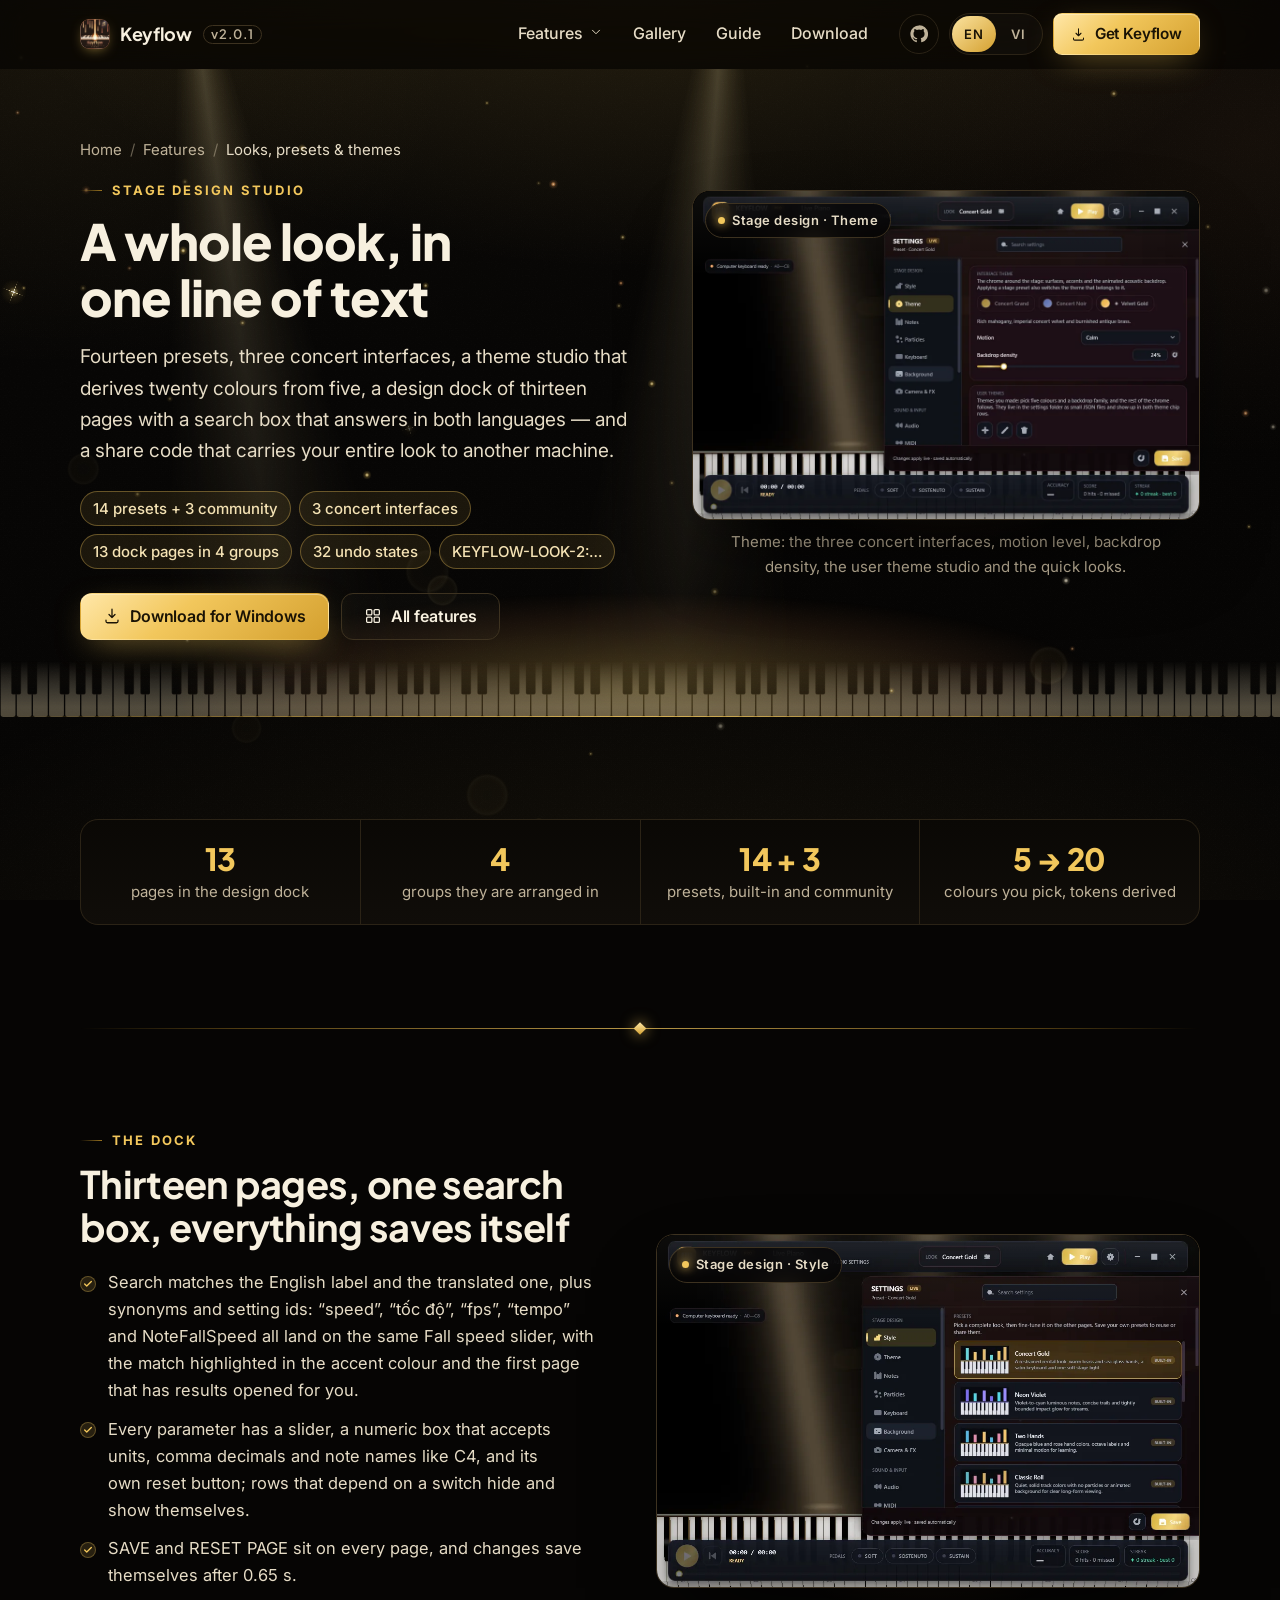
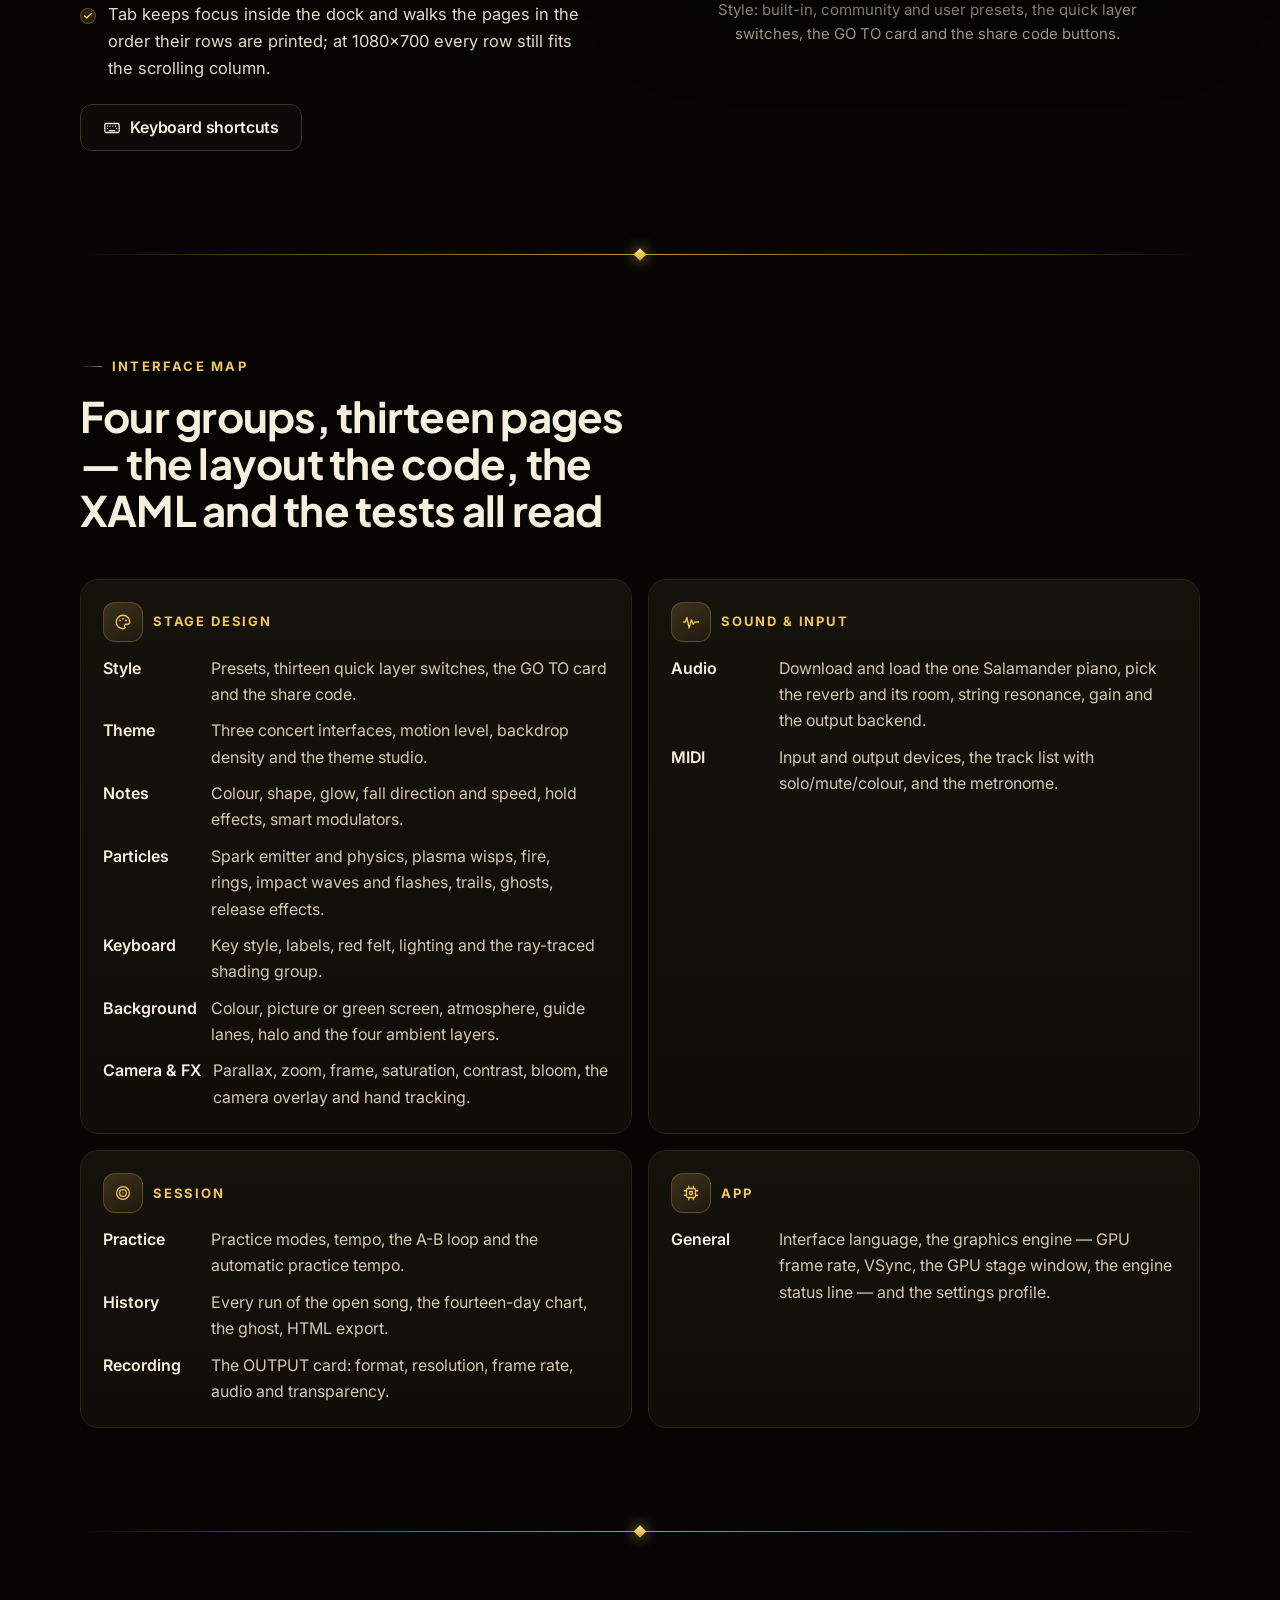
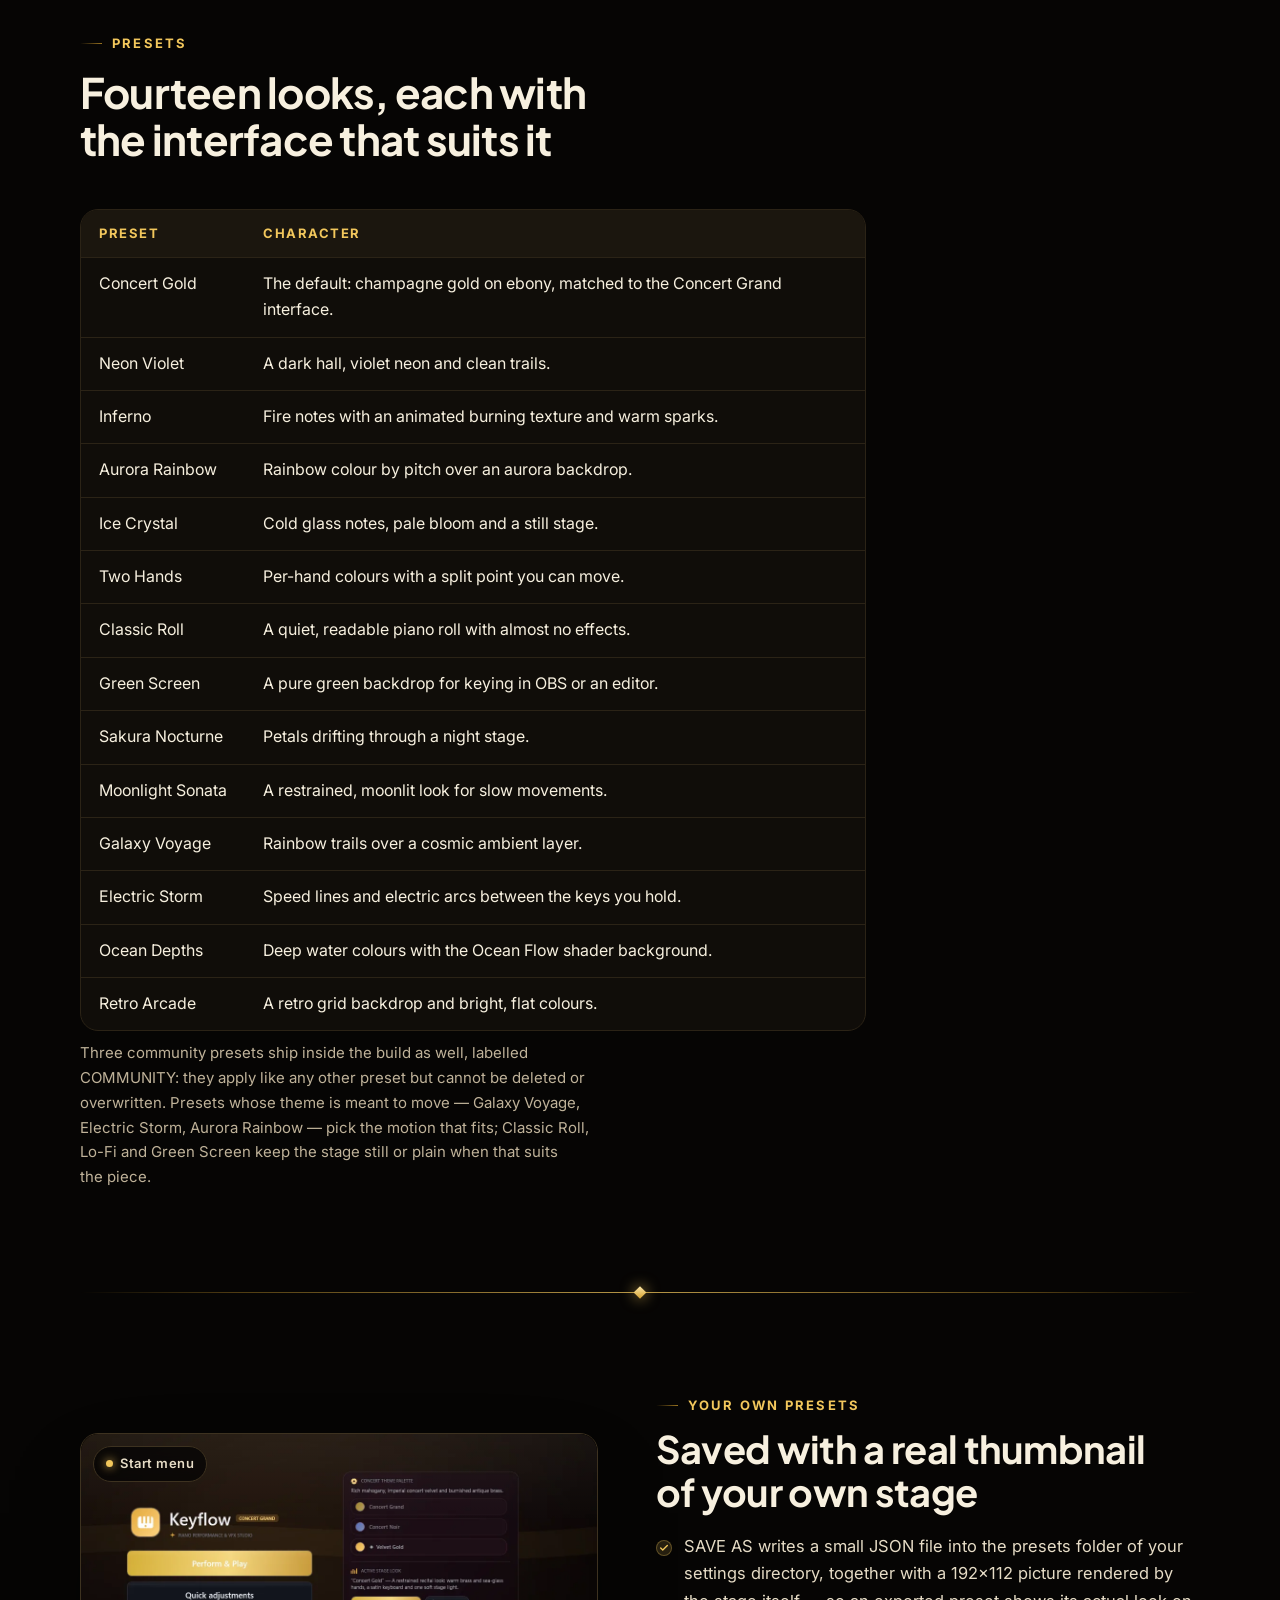
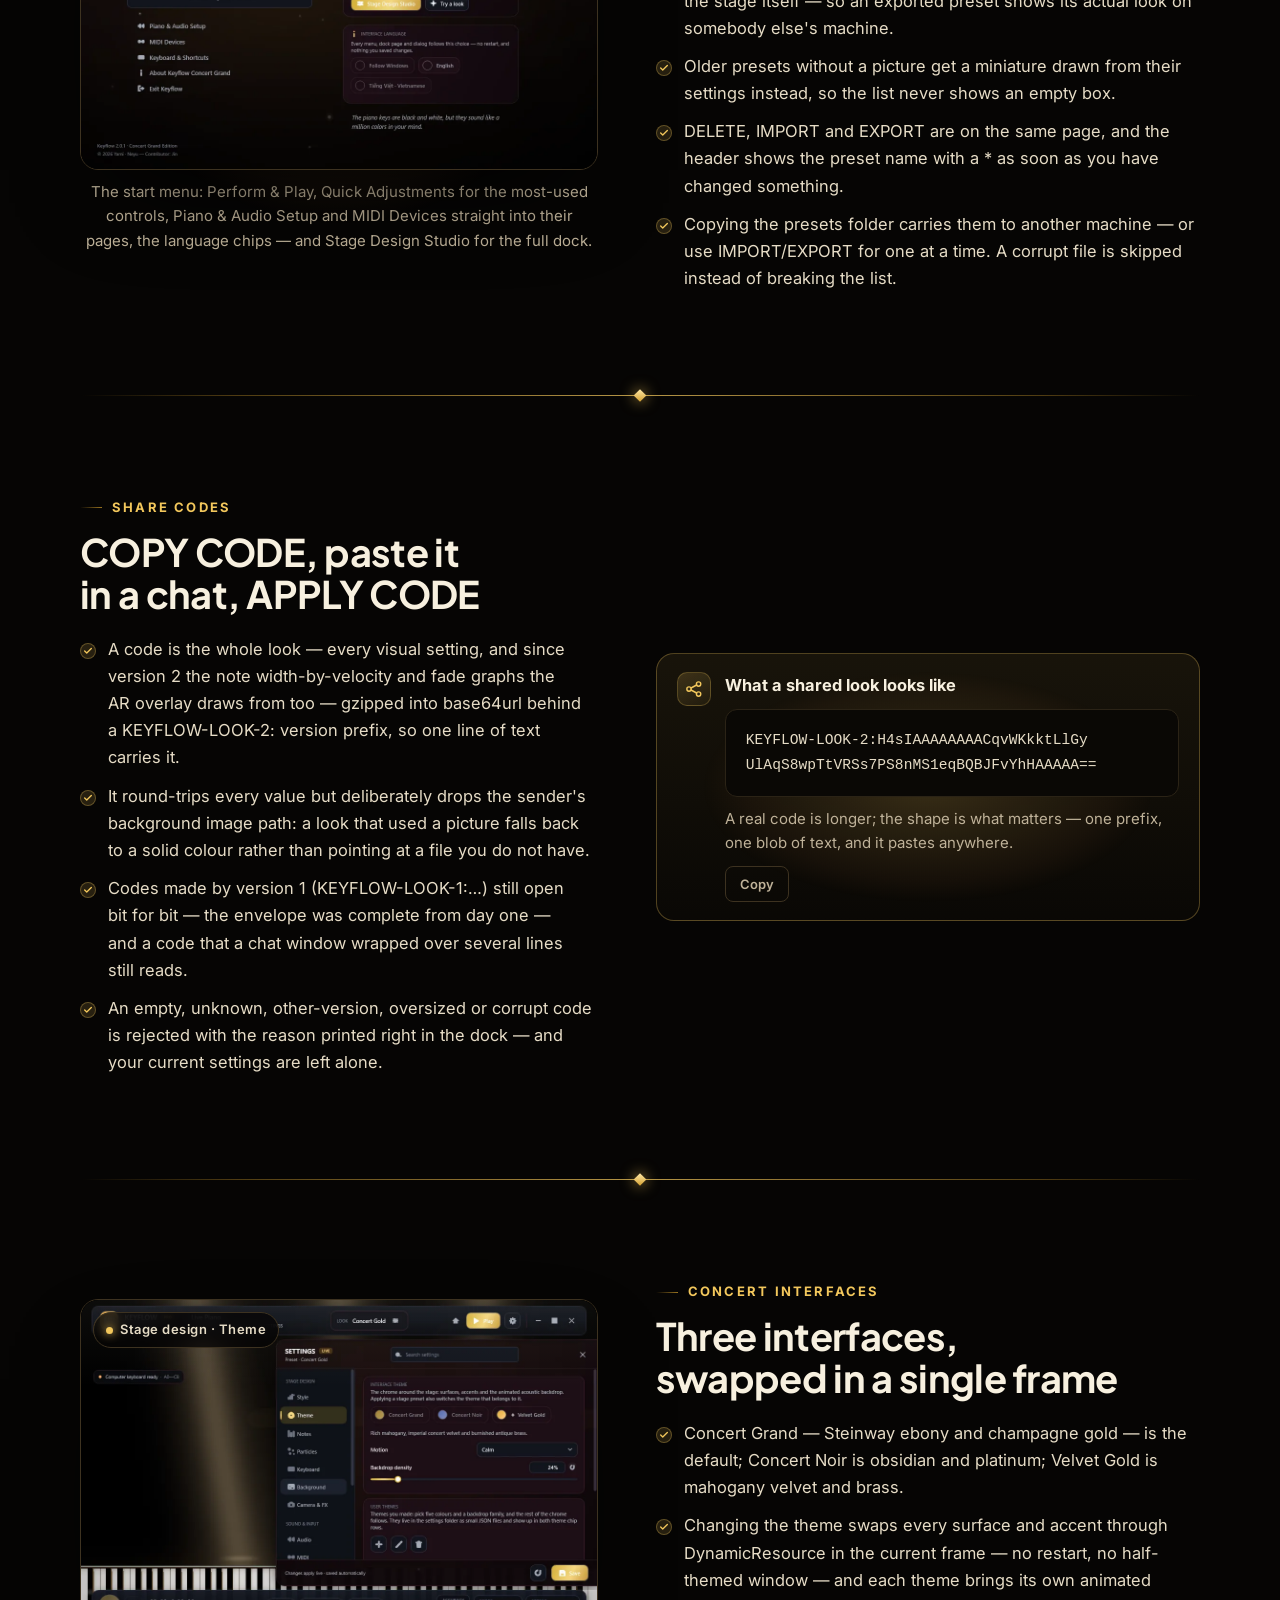
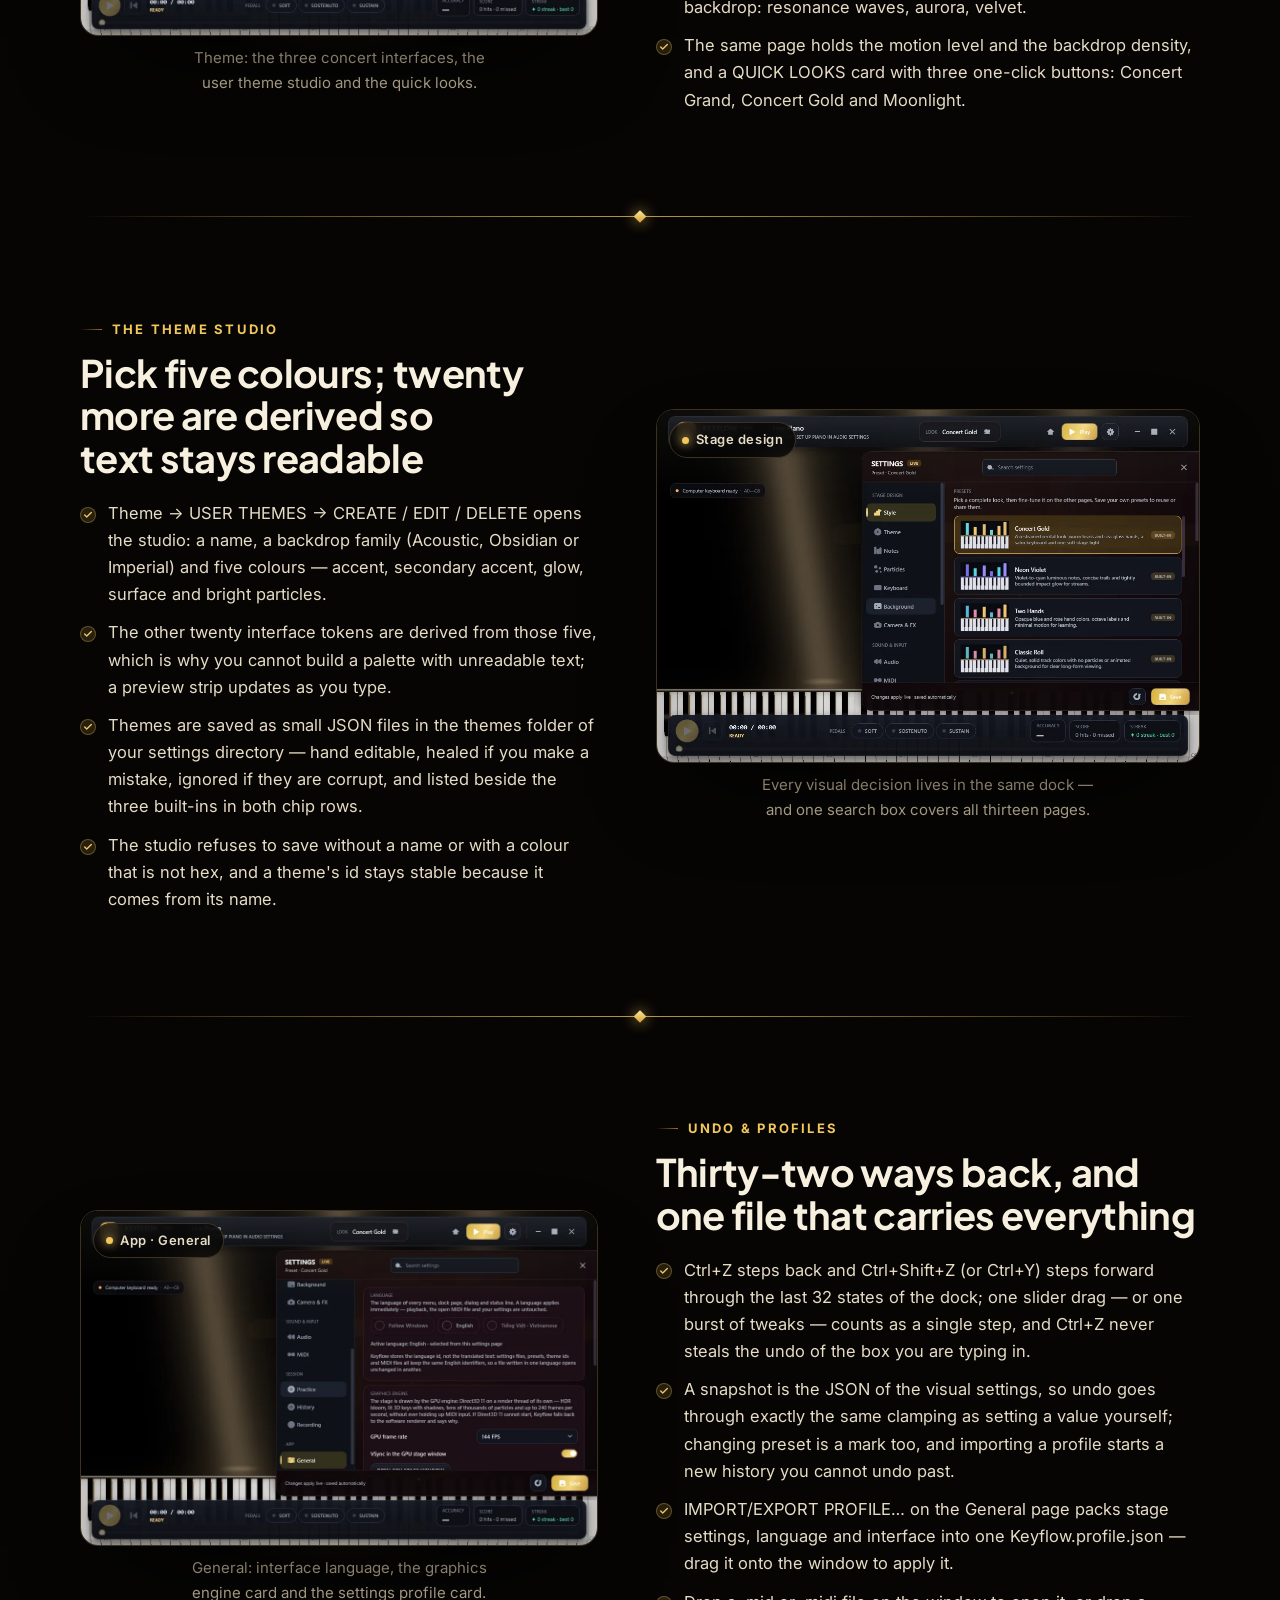
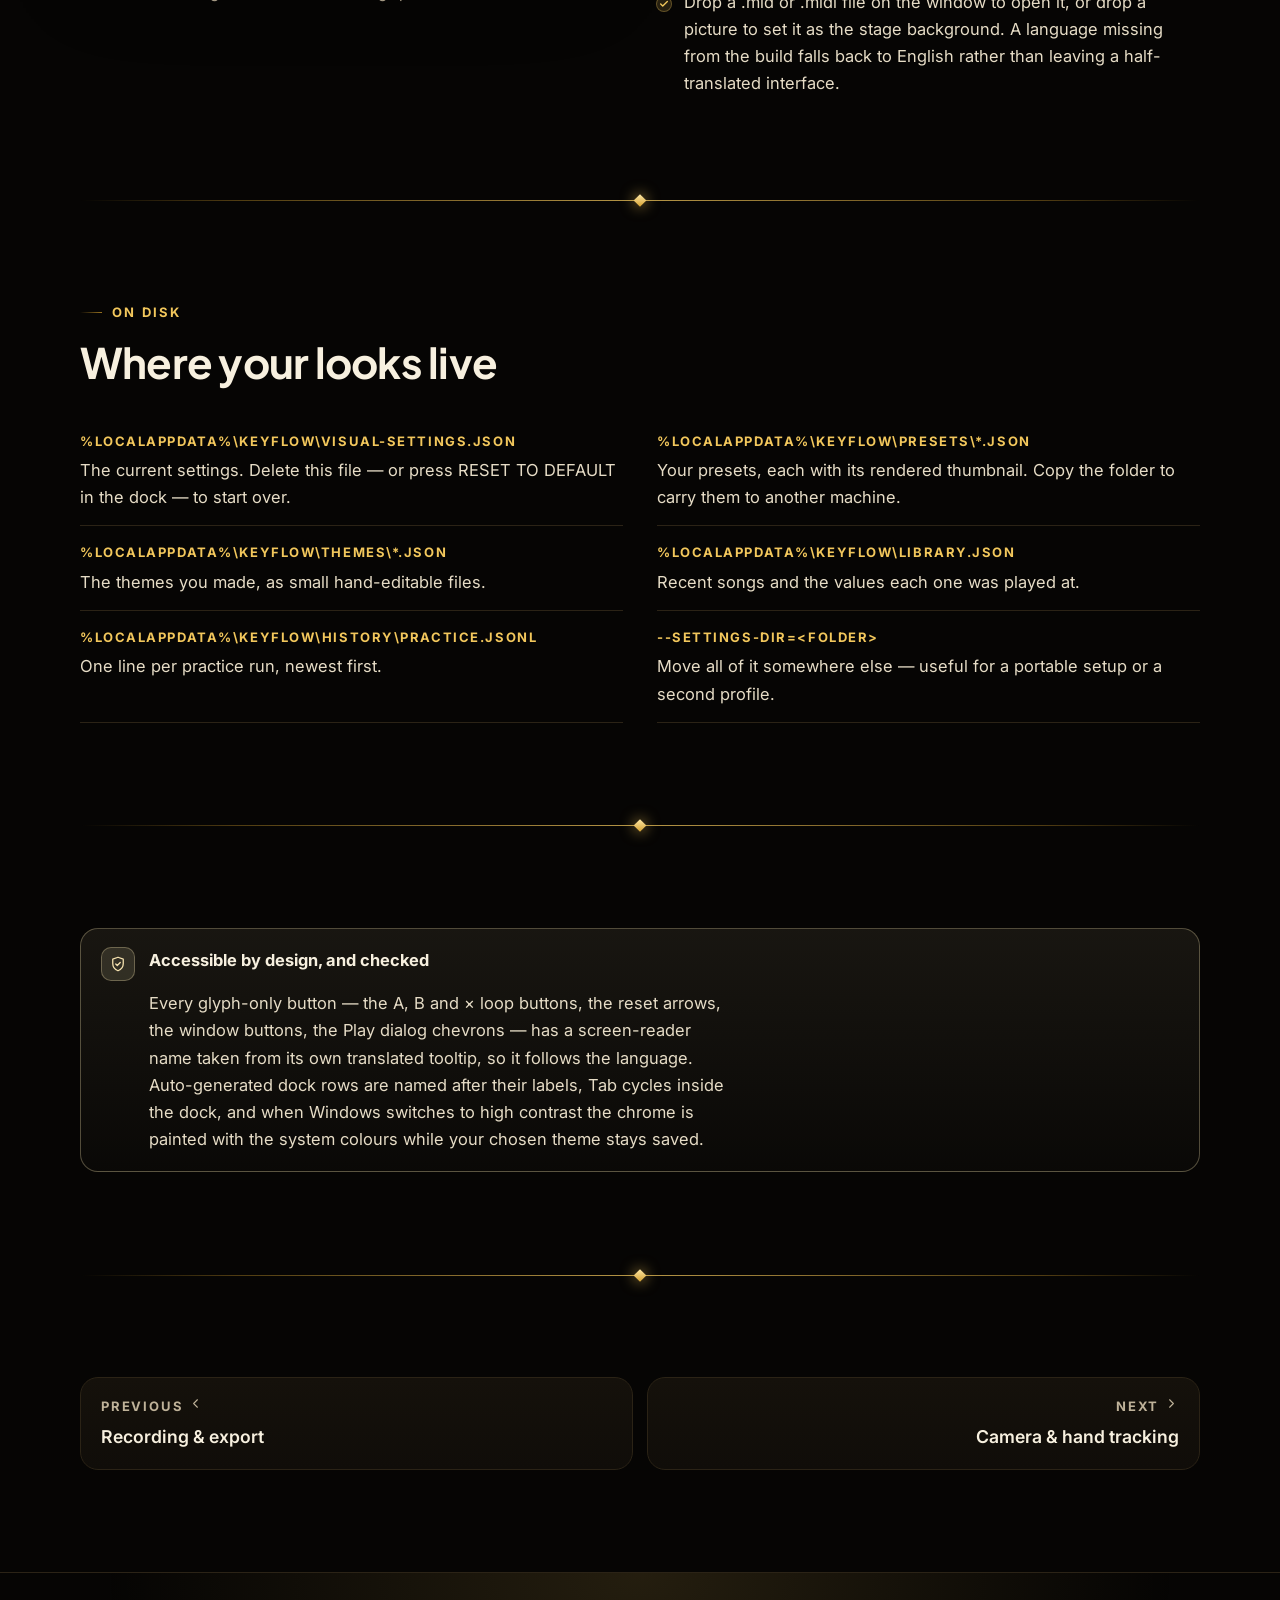
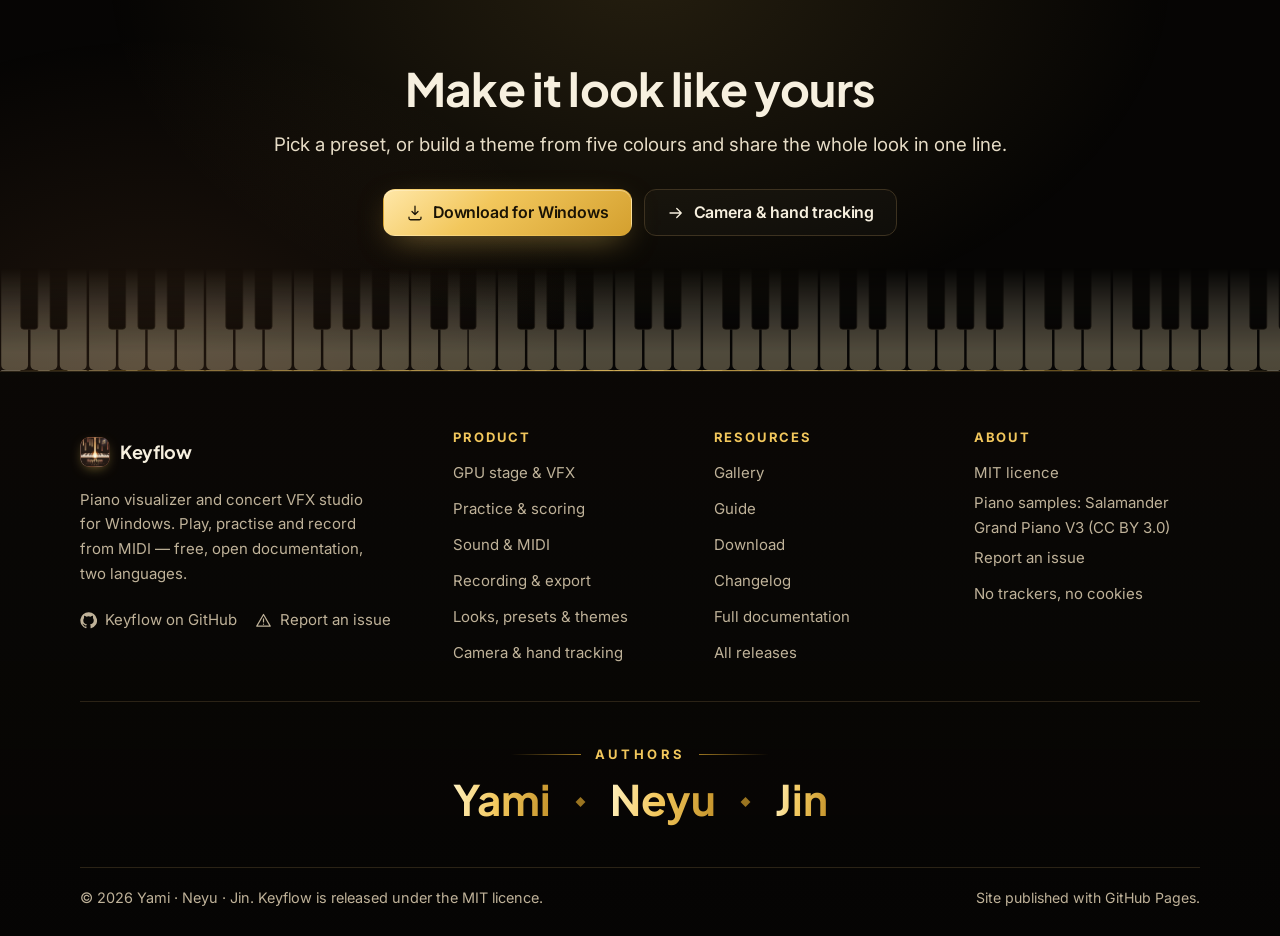
<file: features/design.html>
<!doctype html>
<html lang="en" data-root="../">
<head>
<meta charset="utf-8">
<meta name="viewport" content="width=device-width, initial-scale=1">
<title data-i18n="ui.title">Presets, themes &amp; the design dock · Keyflow</title>
<meta name="description" content="Fourteen built-in presets and three community looks, three concert interfaces, a theme studio that derives twenty colours from five, a thirteen-page design dock with bilingual search, 32 undo states, settings profiles and one-line share codes." data-i18n-attr="content=ui.description">
<meta name="author" content="Yami, Neyu, Jin">
<meta name="copyright" content="© 2026 Yami, Neyu, Jin">
<link rel="canonical" href="https://ymkeyflow.online/features/design.html">
<meta property="og:type" content="website">
<meta property="og:site_name" content="Keyflow">
<meta property="og:title" content="Presets, themes &amp; the design dock · Keyflow" data-i18n-attr="content=ui.title">
<meta property="og:description" content="Fourteen built-in presets and three community looks, three concert interfaces, a theme studio that derives twenty colours from five, a thirteen-page design dock with bilingual search, 32 undo states, settings profiles and one-line share codes." data-i18n-attr="content=ui.description">
<meta property="og:url" content="https://ymkeyflow.online/features/design.html">
<meta property="og:image" content="https://ymkeyflow.online/previews/en/theme-dock.png">
<meta property="og:locale" content="en_US">
<meta property="og:locale:alternate" content="vi_VN">
<meta name="twitter:card" content="summary_large_image">
<meta name="twitter:title" content="Presets, themes &amp; the design dock · Keyflow" data-i18n-attr="content=ui.title">
<meta name="twitter:description" content="Fourteen built-in presets and three community looks, three concert interfaces, a theme studio that derives twenty colours from five, a thirteen-page design dock with bilingual search, 32 undo states, settings profiles and one-line share codes." data-i18n-attr="content=ui.description">
<meta name="theme-color" content="#060504">
<meta name="color-scheme" content="dark">
<link rel="icon" href="../logo.png" type="image/png">
<link rel="apple-touch-icon" href="../logo.png">
<link rel="preconnect" href="https://fonts.googleapis.com">
<link rel="preconnect" href="https://fonts.gstatic.com" crossorigin>
<link href="https://fonts.googleapis.com/css2?family=Inter:wght@400;500;600;700&family=Plus+Jakarta+Sans:wght@600;700;800&display=swap" rel="stylesheet">
<link rel="stylesheet" href="../style.css">
<script>/* Choose the language before the first paint; a timer lifts the veil if
        the dictionaries or site.js never arrive. */
(function () {
  try {
    var s = localStorage.getItem("keyflow-site-lang");
    var q = new URLSearchParams(location.search).get("lang");
    var want = q || s || ((navigator.language || "").toLowerCase().indexOf("vi") === 0 ? "vi" : "en");
    if (want === "vi") {
      document.documentElement.lang = "vi";
      document.documentElement.setAttribute("data-lang-pref", "vi");
      setTimeout(function () { document.documentElement.removeAttribute("data-lang-pref"); }, 2500);
    }
  } catch (e) { /* private mode */ }
})();</script>
<script defer src="../i18n/vi/ui.js"></script>
<script defer src="../i18n/vi/design.js"></script>
<script defer src="../site.js"></script>
<script defer src="../stardust.js"></script>
<script type="application/ld+json">{
 "@context": "https://schema.org",
 "@type": "WebPage",
 "name": "Presets, themes & the design dock · Keyflow",
 "url": "https://ymkeyflow.online/features/design.html",
 "inLanguage": [
  "en",
  "vi"
 ],
 "isPartOf": {
  "@type": "WebSite",
  "name": "Keyflow",
  "url": "https://ymkeyflow.online/"
 },
 "author": [
  {
   "@type": "Person",
   "name": "Yami"
  },
  {
   "@type": "Person",
   "name": "Neyu"
  },
  {
   "@type": "Person",
   "name": "Jin"
  }
 ],
 "copyrightHolder": [
  {
   "@type": "Person",
   "name": "Yami"
  },
  {
   "@type": "Person",
   "name": "Neyu"
  },
  {
   "@type": "Person",
   "name": "Jin"
  }
 ],
 "copyrightYear": 2026,
 "about": {
  "@context": "https://schema.org",
  "@type": "SoftwareApplication",
  "name": "Keyflow",
  "alternateName": "Keyflow · Piano Performance & Concert VFX Studio",
  "applicationCategory": "MultimediaApplication",
  "applicationSubCategory": "Piano visualization, practice and video production",
  "operatingSystem": "Windows 10 (22H2) or Windows 11, 64-bit",
  "softwareVersion": "2.0.1",
  "datePublished": "2026-10-13T10:42:59Z",
  "inLanguage": [
   "en",
   "vi"
  ],
  "isAccessibleForFree": true,
  "license": "https://github.com/lxmtuu/KeyFlow/blob/main/LICENSE",
  "downloadUrl": "https://github.com/lxmtuu/KeyFlow/releases/download/v2.0.1/Keyflow-Setup-2.0.1.exe",
  "softwareRequirements": "Windows 10 (22H2) or Windows 11, 64-bit; Direct3D 11 GPU (feature level 11_0, shader model 5.0); about 748 MB free for the piano samples",
  "screenshot": "https://ymkeyflow.online/previews/en/stage-gpu-galaxy.png",
  "author": [
   {
    "@type": "Person",
    "name": "Yami"
   },
   {
    "@type": "Person",
    "name": "Neyu"
   },
   {
    "@type": "Person",
    "name": "Jin"
   }
  ],
  "copyrightHolder": [
   {
    "@type": "Person",
    "name": "Yami"
   },
   {
    "@type": "Person",
    "name": "Neyu"
   },
   {
    "@type": "Person",
    "name": "Jin"
   }
  ],
  "copyrightYear": 2026,
  "featureList": [
   "Direct3D 11 GPU stage with 16-bit HDR and multi-level bloom",
   "Ray-traced keyboard in 88, 76, 61 or 49 keys (GGX, softbox penumbra, ACES tonemap)",
   "Practice modes: follow along, wait for my note, one hand, A-B loop",
   "Recording to MP4 (H.264 + AAC), AVI or 32-bit PNG sequence with alpha",
   "MIDI and MusicXML import; Salamander Grand Piano V3 downloaded on request",
   "Hall, convolution and impulse-response reverb, continuous damper, string resonance",
   "14 stage presets, three concert themes and a user theme studio",
   "Share a whole look as one KEYFLOW-LOOK-2 line of text",
   "Webcam overlay with green key, classical hand tracking and an AR overlay calibrated to the real keys",
   "English and Tiếng Việt, switched live without a restart"
  ],
  "url": "https://ymkeyflow.online/features/design.html"
 }
}</script>
<script type="application/ld+json">{"@context": "https://schema.org", "@type": "BreadcrumbList", "itemListElement": [{"@type": "ListItem", "position": 1, "name": "Home", "item": "https://ymkeyflow.online/"}, {"@type": "ListItem", "position": 2, "name": "Features", "item": "https://ymkeyflow.online/index.html#features"}, {"@type": "ListItem", "position": 3, "name": "Looks, presets & themes", "item": "https://ymkeyflow.online/features/design.html"}]}</script>
</head>
<body>

<a class="skip" href="#main" data-i18n="ui.skip">Skip to content</a>
<div class="progress" aria-hidden="true"></div>
<header class="nav">
  <div class="nav-in">
    <a class="brand" href="../index.html">
      <img src="../logo.png" width="30" height="30" alt="" decoding="async">
      <span>Keyflow</span><span class="ver">v<span data-release-tag>2.0.1</span></span>
    </a>
    <nav class="nav-links" aria-label="Main navigation" data-i18n-attr="aria-label=ui.nav.label">
      <div class="has-menu">
        <button type="button" class="menu-btn" aria-haspopup="true"><span data-i18n="ui.nav.features">Features</span>
          <span class="caret"><svg viewBox="0 0 24 24" width="14" height="14" aria-hidden="true" focusable="false" fill="none" stroke="currentColor" stroke-width="1.7" stroke-linecap="round" stroke-linejoin="round"><path d="m6 9 6 6 6-6"/></svg></span></button>
        <div class="menu">
          <div class="menu-grid"><a class="menu-item" href="../features/stage.html"><span class="ico"><svg viewBox="0 0 24 24" width="18" height="18" aria-hidden="true" focusable="false" fill="none" stroke="currentColor" stroke-width="1.7" stroke-linecap="round" stroke-linejoin="round"><path d="M9 3v3M15 3v3M9 18v3M15 18v3M3 9h3M3 15h3M18 9h3M18 15h3"/><rect x="6" y="6" width="12" height="12" rx="2"/><rect x="10" y="10" width="4" height="4" rx="1"/></svg></span><span><b data-i18n="feature.stage">GPU stage & VFX</b><span data-i18n="feature.stage.d">Direct3D 11 render loop, HDR bloom, 24,000 particles, ray-traced keys</span></span></a><a class="menu-item" href="../features/practice.html"><span class="ico"><svg viewBox="0 0 24 24" width="18" height="18" aria-hidden="true" focusable="false" fill="none" stroke="currentColor" stroke-width="1.7" stroke-linecap="round" stroke-linejoin="round"><circle cx="12" cy="12" r="8.5"/><circle cx="12" cy="12" r="4.5"/><circle cx="12" cy="12" r="1" fill="currentColor" stroke="none"/></svg></span><span><b data-i18n="feature.practice">Practice & scoring</b><span data-i18n="feature.practice.d">Wait-for-note, one hand, A-B loop, history, ghost and staff layer</span></span></a><a class="menu-item" href="../features/sound.html"><span class="ico"><svg viewBox="0 0 24 24" width="18" height="18" aria-hidden="true" focusable="false" fill="none" stroke="currentColor" stroke-width="1.7" stroke-linecap="round" stroke-linejoin="round"><path d="M2 12h2.5l2-6 3 14 3-11 2.5 6 2-3H22"/></svg></span><span><b data-i18n="feature.sound">Sound & MIDI</b><span data-i18n="feature.sound.d">Salamander Grand Piano V3 (one-time download), hall and convolution reverb, three pedals, MIDI in and out</span></span></a><a class="menu-item" href="../features/recording.html"><span class="ico"><svg viewBox="0 0 24 24" width="18" height="18" aria-hidden="true" focusable="false" fill="none" stroke="currentColor" stroke-width="1.7" stroke-linecap="round" stroke-linejoin="round"><circle cx="12" cy="12" r="8.5"/><circle cx="12" cy="12" r="3.5" fill="currentColor" stroke="none"/></svg></span><span><b data-i18n="feature.recording">Recording & export</b><span data-i18n="feature.recording.d">MP4 with the sound inside, AVI, or 32-bit PNG with transparency</span></span></a><a class="menu-item" href="../features/design.html" aria-current="page"><span class="ico"><svg viewBox="0 0 24 24" width="18" height="18" aria-hidden="true" focusable="false" fill="none" stroke="currentColor" stroke-width="1.7" stroke-linecap="round" stroke-linejoin="round"><path d="M12 21a9 9 0 1 1 9-9c0 2-1.6 3-3.4 3H16a2 2 0 0 0-1.4 3.4c.5.6.2 1.6-.6 2A8.9 8.9 0 0 1 12 21Z"/><circle cx="8" cy="10" r="1.2" fill="currentColor" stroke="none"/><circle cx="12" cy="7.5" r="1.2" fill="currentColor" stroke="none"/><circle cx="16" cy="10" r="1.2" fill="currentColor" stroke="none"/></svg></span><span><b data-i18n="feature.design">Looks, presets & themes</b><span data-i18n="feature.design.d">14 built-in presets, three concert themes, a theme studio and one-line share codes</span></span></a><a class="menu-item" href="../features/camera.html"><span class="ico"><svg viewBox="0 0 24 24" width="18" height="18" aria-hidden="true" focusable="false" fill="none" stroke="currentColor" stroke-width="1.7" stroke-linecap="round" stroke-linejoin="round"><path d="M3 8.5A2.5 2.5 0 0 1 5.5 6h1.8l1.3-2h6.8l1.3 2h1.8A2.5 2.5 0 0 1 21 8.5v9A2.5 2.5 0 0 1 18.5 20h-13A2.5 2.5 0 0 1 3 17.5v-9Z"/><circle cx="12" cy="13" r="3.6"/></svg></span><span><b data-i18n="feature.camera">Camera & hand tracking</b><span data-i18n="feature.camera.d">Webcam overlay with green key, classical hand tracking, and an AR overlay on the real keys</span></span></a></div>
          <div class="menu-foot"><span data-i18n="ui.menu.foot">Every feature ships in the same free download — English and Tiếng Việt included.</span>
            <a class="link-more" href="../index.html#features"><span data-i18n="ui.allfeatures">All features</span>
              <span class="arw"><svg viewBox="0 0 24 24" width="15" height="15" aria-hidden="true" focusable="false" fill="none" stroke="currentColor" stroke-width="1.7" stroke-linecap="round" stroke-linejoin="round"><path d="M4 12h15m0 0-6-6m6 6-6 6"/></svg></span></a></div>
        </div>
      </div>
      <a href="../gallery.html" data-i18n="ui.nav.gallery">Gallery</a>
      <a href="../guide.html" data-i18n="ui.nav.guide">Guide</a>
      <a href="../download.html" data-i18n="ui.nav.download">Download</a>
    </nav>
    <div class="nav-tools">
      <a class="icon-link" href="https://github.com/lxmtuu/KeyFlow" target="_blank" rel="noopener" title="GitHub"
         data-i18n-attr="aria-label=ui.github" aria-label="Keyflow on GitHub"><svg viewBox="0 0 24 24" width="18" height="18" aria-hidden="true" focusable="false" fill="none" stroke="currentColor" stroke-width="1.7" stroke-linecap="round" stroke-linejoin="round"><path fill="currentColor" stroke="none" d="M12 .5a11.5 11.5 0 0 0-3.64 22.41c.58.1.79-.25.79-.56v-2c-3.2.7-3.88-1.37-3.88-1.37-.52-1.33-1.28-1.69-1.28-1.69-1.04-.71.08-.7.08-.7 1.15.08 1.76 1.19 1.76 1.19 1.03 1.76 2.69 1.25 3.35.96.1-.74.4-1.25.73-1.54-2.55-.29-5.24-1.28-5.24-5.69 0-1.26.45-2.28 1.19-3.09-.12-.29-.52-1.46.11-3.05 0 0 .97-.31 3.17 1.18a11 11 0 0 1 5.77 0c2.2-1.49 3.17-1.18 3.17-1.18.63 1.59.23 2.76.11 3.05.74.81 1.19 1.83 1.19 3.09 0 4.42-2.7 5.4-5.27 5.68.41.36.78 1.06.78 2.14v3.17c0 .31.21.67.8.56A11.5 11.5 0 0 0 12 .5Z"/></svg></a>
      <div class="lang" role="group" data-i18n-attr="aria-label=ui.lang" aria-label="Language">
        <button type="button" data-lang="en" aria-pressed="true">EN</button>
        <button type="button" data-lang="vi" aria-pressed="false">VI</button>
      </div>
      <a class="btn btn-gold btn-sm" href="../download.html"><svg viewBox="0 0 24 24" width="15" height="15" aria-hidden="true" focusable="false" fill="none" stroke="currentColor" stroke-width="1.7" stroke-linecap="round" stroke-linejoin="round"><path d="M12 3v11m0 0 4-4m-4 4-4-4M4 17.5V19a2 2 0 0 0 2 2h12a2 2 0 0 0 2-2v-1.5"/></svg> <span data-i18n="ui.nav.cta">Get Keyflow</span></a>
      <button type="button" class="burger" data-i18n-attr="aria-label=ui.menu" aria-label="Menu"
              aria-controls="drawer"><svg viewBox="0 0 24 24" width="20" height="20" aria-hidden="true" focusable="false" fill="none" stroke="currentColor" stroke-width="1.7" stroke-linecap="round" stroke-linejoin="round"><path d="M3.5 6.5h17M3.5 12h17M3.5 17.5h17"/></svg></button>
    </div>
  </div>
</header>
<div class="drawer" id="drawer" role="dialog" aria-modal="true" aria-label="Site menu" data-i18n-attr="aria-label=ui.drawer.label"><div class="drawer-panel"><div class="drawer-top"><a class="brand" href="../index.html"><img src="../logo.png" width="28" height="28" alt=""><span>Keyflow</span></a><button type="button" class="drawer-close" data-i18n-attr="aria-label=ui.close" aria-label="Close"><svg viewBox="0 0 24 24" width="18" height="18" aria-hidden="true" focusable="false" fill="none" stroke="currentColor" stroke-width="1.7" stroke-linecap="round" stroke-linejoin="round"><path d="M18 6 6 18M6 6l12 12"/></svg></button></div><p class="dgroup" data-i18n="ui.nav.features">Features</p><a class="dlink dsub" href="../features/stage.html" data-i18n="feature.stage">GPU stage & VFX</a><a class="dlink dsub" href="../features/practice.html" data-i18n="feature.practice">Practice & scoring</a><a class="dlink dsub" href="../features/sound.html" data-i18n="feature.sound">Sound & MIDI</a><a class="dlink dsub" href="../features/recording.html" data-i18n="feature.recording">Recording & export</a><a class="dlink dsub" href="../features/design.html" aria-current="page" data-i18n="feature.design">Looks, presets & themes</a><a class="dlink dsub" href="../features/camera.html" data-i18n="feature.camera">Camera & hand tracking</a><p class="dgroup" data-i18n="ui.drawer.pages">Pages</p><a class="dlink" href="../index.html" data-i18n="ui.home">Home</a><a class="dlink" href="../gallery.html" data-i18n="ui.nav.gallery">Gallery</a><a class="dlink" href="../guide.html" data-i18n="ui.nav.guide">Guide</a><a class="dlink" href="../download.html" data-i18n="ui.nav.download">Download</a><div class="drawer-foot"><a class="btn btn-gold btn-block" href="../download.html"><svg viewBox="0 0 24 24" width="17" height="17" aria-hidden="true" focusable="false" fill="none" stroke="currentColor" stroke-width="1.7" stroke-linecap="round" stroke-linejoin="round"><path d="M12 3v11m0 0 4-4m-4 4-4-4M4 17.5V19a2 2 0 0 0 2 2h12a2 2 0 0 0 2-2v-1.5"/></svg> <span data-i18n="ui.nav.download">Download</span></a><a class="btn btn-ghost btn-block" href="https://github.com/lxmtuu/KeyFlow" target="_blank" rel="noopener"><svg viewBox="0 0 24 24" width="17" height="17" aria-hidden="true" focusable="false" fill="none" stroke="currentColor" stroke-width="1.7" stroke-linecap="round" stroke-linejoin="round"><path fill="currentColor" stroke="none" d="M12 .5a11.5 11.5 0 0 0-3.64 22.41c.58.1.79-.25.79-.56v-2c-3.2.7-3.88-1.37-3.88-1.37-.52-1.33-1.28-1.69-1.28-1.69-1.04-.71.08-.7.08-.7 1.15.08 1.76 1.19 1.76 1.19 1.03 1.76 2.69 1.25 3.35.96.1-.74.4-1.25.73-1.54-2.55-.29-5.24-1.28-5.24-5.69 0-1.26.45-2.28 1.19-3.09-.12-.29-.52-1.46.11-3.05 0 0 .97-.31 3.17 1.18a11 11 0 0 1 5.77 0c2.2-1.49 3.17-1.18 3.17-1.18.63 1.59.23 2.76.11 3.05.74.81 1.19 1.83 1.19 3.09 0 4.42-2.7 5.4-5.27 5.68.41.36.78 1.06.78 2.14v3.17c0 .31.21.67.8.56A11.5 11.5 0 0 0 12 .5Z"/></svg> GitHub</a><div class="lang" role="group" style="justify-content:center" data-i18n-attr="aria-label=ui.lang" aria-label="Language"><button type="button" data-lang="en" aria-pressed="true">EN</button><button type="button" data-lang="vi" aria-pressed="false">VI</button></div></div></div></div>
<main id="main">
<section class="pagehero"><div class="stage-fx stage-fx-page" aria-hidden="true"><i class="beam b1"></i><i class="beam b2"></i><i class="beam b3"></i><i class="floor"></i><i class="keys"></i></div><div class="container pagehero-in"><div class="split-copy"><nav class="crumbs" aria-label="Breadcrumb" data-i18n-attr="aria-label=ui.breadcrumb"><ol><li><a href="../index.html" data-i18n="ui.home">Home</a></li><li aria-hidden="true" class="sep">/</li><li><a href="../index.html#features" data-i18n="ui.nav.features">Features</a></li><li aria-hidden="true" class="sep">/</li><li aria-current="page" data-i18n="feature.design">Looks, presets & themes</li></ol></nav><p class="eyebrow" data-i18n="design.22">Stage design studio</p><h1 data-i18n="design.23">A whole look, in one line of text</h1><p class="lead" data-i18n="design.24">Fourteen presets, three concert interfaces, a theme studio that derives twenty colours from five, a design dock of thirteen pages with a search box that answers in both languages — and a share code that carries your entire look to another machine.</p><div class="meta-chips"><span class="chip gold" data-i18n="design.25">14 presets + 3 community</span><span class="chip gold" data-i18n="design.26">3 concert interfaces</span><span class="chip gold" data-i18n="design.27">13 dock pages in 4 groups</span><span class="chip gold" data-i18n="design.28">32 undo states</span><span class="chip gold" data-i18n="design.29">KEYFLOW-LOOK-2:…</span></div><div style="margin-top:24px"><div class="actions"><a class="btn btn-gold" href="../download.html"><svg viewBox="0 0 24 24" width="18" height="18" aria-hidden="true" focusable="false" fill="none" stroke="currentColor" stroke-width="1.7" stroke-linecap="round" stroke-linejoin="round"><path d="M12 3v11m0 0 4-4m-4 4-4-4M4 17.5V19a2 2 0 0 0 2 2h12a2 2 0 0 0 2-2v-1.5"/></svg> <span data-i18n="design.30">Download for Windows</span></a><a class="btn btn-ghost" href="../index.html#features"><svg viewBox="0 0 24 24" width="18" height="18" aria-hidden="true" focusable="false" fill="none" stroke="currentColor" stroke-width="1.7" stroke-linecap="round" stroke-linejoin="round"><rect x="3.5" y="3.5" width="7" height="7" rx="1.6"/><rect x="13.5" y="3.5" width="7" height="7" rx="1.6"/><rect x="3.5" y="13.5" width="7" height="7" rx="1.6"/><rect x="13.5" y="13.5" width="7" height="7" rx="1.6"/></svg> <span data-i18n="ui.allfeatures">All features</span></a></div></div></div><div class="split-media"><figure class="shot" style="margin:0" data-lightbox data-lb-item><div class="frame" data-shot="theme-dock"><picture><source type="image/webp" srcset="../previews/webp/en/theme-dock.webp"><img src="../previews/en/theme-dock.png" width="1080" height="700" data-i18n-attr="alt=design.1.alt" alt="The Theme page: three concert interfaces and the theme studio" decoding="async" fetchpriority="high"></picture><span class="frame-badge"><span class="dot"></span><span data-i18n="design.2">Stage design · Theme</span></span><button type="button" class="lb-trigger" data-i18n-attr="aria-label=ui.lb.enlarge" aria-label="Enlarge picture"><svg viewBox="0 0 24 24" width="20" height="20" aria-hidden="true" focusable="false" fill="none" stroke="currentColor" stroke-width="1.7" stroke-linecap="round" stroke-linejoin="round"><circle cx="11" cy="11" r="6.5"/><path d="m16 16 4.5 4.5M11 8.3v5.4M8.3 11h5.4"/></svg></button></div><figcaption class="frame-cap lb-caption" data-i18n="design.3">Theme: the three concert interfaces, motion level, backdrop density, the user theme studio and the quick looks.</figcaption></figure></div></div></section>
<section class="section band"><div class="container"><div class="stats four"><div class="stat"><b data-i18n="design.31" data-count="13">13</b><span data-i18n="design.32">pages in the design dock</span></div><div class="stat"><b data-i18n="design.33" data-count="4">4</b><span data-i18n="design.34">groups they are arranged in</span></div><div class="stat"><b data-i18n="design.35">14 + 3</b><span data-i18n="design.36">presets, built-in and community</span></div><div class="stat"><b data-i18n="design.37">5 → 20</b><span data-i18n="design.38">colours you pick, tokens derived</span></div></div></div></section>
<section id="dock" class="section"><div class="container split"><div class="split-copy reveal"><p class="eyebrow" data-i18n="design.39">The dock</p><h2 data-i18n="design.40">Thirteen pages, one search box, everything saves itself</h2><ul class="ticks"><li data-i18n="design.41">Search matches the English label and the translated one, plus synonyms and setting ids: “speed”, “tốc độ”, “fps”, “tempo” and NoteFallSpeed all land on the same Fall speed slider, with the match highlighted in the accent colour and the first page that has results opened for you.</li><li data-i18n="design.42">Every parameter has a slider, a numeric box that accepts units, comma decimals and note names like C4, and its own reset button; rows that depend on a switch hide and show themselves.</li><li data-i18n="design.43">SAVE and RESET PAGE sit on every page, and changes save themselves after 0.65 s.</li><li data-i18n="design.44">Tab keeps focus inside the dock and walks the pages in the order their rows are printed; at 1080×700 every row still fits the scrolling column.</li></ul><div class="actions"><a class="btn btn-ghost" href="../guide.html#shortcuts"><svg viewBox="0 0 24 24" width="18" height="18" aria-hidden="true" focusable="false" fill="none" stroke="currentColor" stroke-width="1.7" stroke-linecap="round" stroke-linejoin="round"><rect x="2.5" y="6" width="19" height="12" rx="2"/><path d="M6 9.5h.01M9.5 9.5h.01M13 9.5h.01M16.5 9.5h.01M6 12.8h.01M18 12.8h.01M8.5 15.5h7"/></svg> <span data-i18n="design.45">Keyboard shortcuts</span></a></div></div><div class="split-media reveal"><figure class="shot" style="margin:0" data-lightbox data-lb-item><div class="frame" data-shot="design-dock"><picture><source type="image/webp" srcset="../previews/webp/en/design-dock.webp"><img src="../previews/en/design-dock.png" width="1080" height="700" data-i18n-attr="alt=design.4.alt" alt="The Style page of the design dock" decoding="async" loading="lazy"></picture><span class="frame-badge"><span class="dot"></span><span data-i18n="design.5">Stage design · Style</span></span><button type="button" class="lb-trigger" data-i18n-attr="aria-label=ui.lb.enlarge" aria-label="Enlarge picture"><svg viewBox="0 0 24 24" width="20" height="20" aria-hidden="true" focusable="false" fill="none" stroke="currentColor" stroke-width="1.7" stroke-linecap="round" stroke-linejoin="round"><circle cx="11" cy="11" r="6.5"/><path d="m16 16 4.5 4.5M11 8.3v5.4M8.3 11h5.4"/></svg></button></div><figcaption class="frame-cap lb-caption" data-i18n="design.6">Style: built-in, community and user presets, the quick layer switches, the GO TO card and the share code buttons.</figcaption></figure></div></div></section>
<section id="pages" class="section"><div class="container"><div class="section-head"><p class="eyebrow" data-i18n="design.76">Interface map</p><h2 data-i18n="design.77">Four groups, thirteen pages — the layout the code, the XAML and the tests all read</h2></div><div class="groups"><div class="group reveal"><h3><span class="ico"><svg viewBox="0 0 24 24" width="18" height="18" aria-hidden="true" focusable="false" fill="none" stroke="currentColor" stroke-width="1.7" stroke-linecap="round" stroke-linejoin="round"><path d="M12 21a9 9 0 1 1 9-9c0 2-1.6 3-3.4 3H16a2 2 0 0 0-1.4 3.4c.5.6.2 1.6-.6 2A8.9 8.9 0 0 1 12 21Z"/><circle cx="8" cy="10" r="1.2" fill="currentColor" stroke="none"/><circle cx="12" cy="7.5" r="1.2" fill="currentColor" stroke="none"/><circle cx="16" cy="10" r="1.2" fill="currentColor" stroke="none"/></svg></span><span data-i18n="design.46">Stage design</span></h3><ul><li><b data-i18n="design.47">Style</b><span data-i18n="design.48">Presets, thirteen quick layer switches, the GO TO card and the share code.</span></li><li><b data-i18n="design.49">Theme</b><span data-i18n="design.50">Three concert interfaces, motion level, backdrop density and the theme studio.</span></li><li><b data-i18n="design.51">Notes</b><span data-i18n="design.52">Colour, shape, glow, fall direction and speed, hold effects, smart modulators.</span></li><li><b data-i18n="design.53">Particles</b><span data-i18n="design.54">Spark emitter and physics, plasma wisps, fire, rings, impact waves and flashes, trails, ghosts, release effects.</span></li><li><b data-i18n="design.55">Keyboard</b><span data-i18n="design.56">Key style, labels, red felt, lighting and the ray-traced shading group.</span></li><li><b data-i18n="design.57">Background</b><span data-i18n="design.58">Colour, picture or green screen, atmosphere, guide lanes, halo and the four ambient layers.</span></li><li><b data-i18n="design.59">Camera & FX</b><span data-i18n="design.60">Parallax, zoom, frame, saturation, contrast, bloom, the camera overlay and hand tracking.</span></li></ul></div><div class="group reveal"><h3><span class="ico"><svg viewBox="0 0 24 24" width="18" height="18" aria-hidden="true" focusable="false" fill="none" stroke="currentColor" stroke-width="1.7" stroke-linecap="round" stroke-linejoin="round"><path d="M2 12h2.5l2-6 3 14 3-11 2.5 6 2-3H22"/></svg></span><span data-i18n="design.61">Sound & input</span></h3><ul><li><b data-i18n="design.62">Audio</b><span data-i18n="design.63">Download and load the one Salamander piano, pick the reverb and its room, string resonance, gain and the output backend.</span></li><li><b data-i18n="design.64">MIDI</b><span data-i18n="design.65">Input and output devices, the track list with solo/mute/colour, and the metronome.</span></li></ul></div><div class="group reveal"><h3><span class="ico"><svg viewBox="0 0 24 24" width="18" height="18" aria-hidden="true" focusable="false" fill="none" stroke="currentColor" stroke-width="1.7" stroke-linecap="round" stroke-linejoin="round"><circle cx="12" cy="12" r="8.5"/><circle cx="12" cy="12" r="4.5"/><circle cx="12" cy="12" r="1" fill="currentColor" stroke="none"/></svg></span><span data-i18n="design.66">Session</span></h3><ul><li><b data-i18n="design.67">Practice</b><span data-i18n="design.68">Practice modes, tempo, the A-B loop and the automatic practice tempo.</span></li><li><b data-i18n="design.69">History</b><span data-i18n="design.70">Every run of the open song, the fourteen-day chart, the ghost, HTML export.</span></li><li><b data-i18n="design.71">Recording</b><span data-i18n="design.72">The OUTPUT card: format, resolution, frame rate, audio and transparency.</span></li></ul></div><div class="group reveal"><h3><span class="ico"><svg viewBox="0 0 24 24" width="18" height="18" aria-hidden="true" focusable="false" fill="none" stroke="currentColor" stroke-width="1.7" stroke-linecap="round" stroke-linejoin="round"><path d="M9 3v3M15 3v3M9 18v3M15 18v3M3 9h3M3 15h3M18 9h3M18 15h3"/><rect x="6" y="6" width="12" height="12" rx="2"/><rect x="10" y="10" width="4" height="4" rx="1"/></svg></span><span data-i18n="design.73">App</span></h3><ul><li><b data-i18n="design.74">General</b><span data-i18n="design.75">Interface language, the graphics engine — GPU frame rate, VSync, the GPU stage window, the engine status line — and the settings profile.</span></li></ul></div></div></div></section>
<section id="presets" class="section"><div class="container"><div class="section-head"><p class="eyebrow" data-i18n="design.109">Presets</p><h2 data-i18n="design.110">Fourteen looks, each with the interface that suits it</h2></div><div class="table-wrap reveal"><table class="data"><thead><tr><th scope="col" data-i18n="design.78">Preset</th><th scope="col" data-i18n="design.79">Character</th></tr></thead><tbody><tr><td data-i18n="design.80">Concert Gold</td><td data-i18n="design.81">The default: champagne gold on ebony, matched to the Concert Grand interface.</td></tr><tr><td data-i18n="design.82">Neon Violet</td><td data-i18n="design.83">A dark hall, violet neon and clean trails.</td></tr><tr><td data-i18n="design.84">Inferno</td><td data-i18n="design.85">Fire notes with an animated burning texture and warm sparks.</td></tr><tr><td data-i18n="design.86">Aurora Rainbow</td><td data-i18n="design.87">Rainbow colour by pitch over an aurora backdrop.</td></tr><tr><td data-i18n="design.88">Ice Crystal</td><td data-i18n="design.89">Cold glass notes, pale bloom and a still stage.</td></tr><tr><td data-i18n="design.90">Two Hands</td><td data-i18n="design.91">Per-hand colours with a split point you can move.</td></tr><tr><td data-i18n="design.92">Classic Roll</td><td data-i18n="design.93">A quiet, readable piano roll with almost no effects.</td></tr><tr><td data-i18n="design.94">Green Screen</td><td data-i18n="design.95">A pure green backdrop for keying in OBS or an editor.</td></tr><tr><td data-i18n="design.96">Sakura Nocturne</td><td data-i18n="design.97">Petals drifting through a night stage.</td></tr><tr><td data-i18n="design.98">Moonlight Sonata</td><td data-i18n="design.99">A restrained, moonlit look for slow movements.</td></tr><tr><td data-i18n="design.100">Galaxy Voyage</td><td data-i18n="design.101">Rainbow trails over a cosmic ambient layer.</td></tr><tr><td data-i18n="design.102">Electric Storm</td><td data-i18n="design.103">Speed lines and electric arcs between the keys you hold.</td></tr><tr><td data-i18n="design.104">Ocean Depths</td><td data-i18n="design.105">Deep water colours with the Ocean Flow shader background.</td></tr><tr><td data-i18n="design.106">Retro Arcade</td><td data-i18n="design.107">A retro grid backdrop and bright, flat colours.</td></tr></tbody></table></div><p class="table-note" data-i18n="design.108">Three community presets ship inside the build as well, labelled COMMUNITY: they apply like any other preset but cannot be deleted or overwritten. Presets whose theme is meant to move — Galaxy Voyage, Electric Storm, Aurora Rainbow — pick the motion that fits; Classic Roll, Lo-Fi and Green Screen keep the stage still or plain when that suits the piece.</p></div></section>
<section id="user-presets" class="section"><div class="container split flip"><div class="split-copy reveal"><p class="eyebrow" data-i18n="design.111">Your own presets</p><h2 data-i18n="design.112">Saved with a real thumbnail of your own stage</h2><ul class="ticks"><li data-i18n="design.113">SAVE AS writes a small JSON file into the presets folder of your settings directory, together with a 192×112 picture rendered by the stage itself — so an exported preset shows its actual look on somebody else's machine.</li><li data-i18n="design.114">Older presets without a picture get a miniature drawn from their settings instead, so the list never shows an empty box.</li><li data-i18n="design.115">DELETE, IMPORT and EXPORT are on the same page, and the header shows the preset name with a * as soon as you have changed something.</li><li data-i18n="design.116">Copying the presets folder carries them to another machine — or use IMPORT/EXPORT for one at a time. A corrupt file is skipped instead of breaking the list.</li></ul></div><div class="split-media reveal"><figure class="shot" style="margin:0" data-lightbox data-lb-item><div class="frame" data-shot="main-menu"><picture><source type="image/webp" srcset="../previews/webp/en/main-menu.webp"><img src="../previews/en/main-menu.png" width="1080" height="700" data-i18n-attr="alt=design.7.alt" alt="The start menu with the interface language chips" decoding="async" loading="lazy"></picture><span class="frame-badge"><span class="dot"></span><span data-i18n="design.8">Start menu</span></span><button type="button" class="lb-trigger" data-i18n-attr="aria-label=ui.lb.enlarge" aria-label="Enlarge picture"><svg viewBox="0 0 24 24" width="20" height="20" aria-hidden="true" focusable="false" fill="none" stroke="currentColor" stroke-width="1.7" stroke-linecap="round" stroke-linejoin="round"><circle cx="11" cy="11" r="6.5"/><path d="m16 16 4.5 4.5M11 8.3v5.4M8.3 11h5.4"/></svg></button></div><figcaption class="frame-cap lb-caption" data-i18n="design.9">The start menu: Perform & Play, Quick Adjustments for the most-used controls, Piano & Audio Setup and MIDI Devices straight into their pages, the language chips — and Stage Design Studio for the full dock.</figcaption></figure></div></div></section>
<section id="share" class="section"><div class="container split"><div class="split-copy reveal"><p class="eyebrow" data-i18n="design.117">Share codes</p><h2 data-i18n="design.118">COPY CODE, paste it in a chat, APPLY CODE</h2><ul class="ticks"><li data-i18n="design.119">A code is the whole look — every visual setting, and since version 2 the note width-by-velocity and fade graphs the AR overlay draws from too — gzipped into base64url behind a KEYFLOW-LOOK-2: version prefix, so one line of text carries it.</li><li data-i18n="design.120">It round-trips every value but deliberately drops the sender's background image path: a look that used a picture falls back to a solid colour rather than pointing at a file you do not have.</li><li data-i18n="design.121">Codes made by version 1 (KEYFLOW-LOOK-1:…) still open bit for bit — the envelope was complete from day one — and a code that a chat window wrapped over several lines still reads.</li><li data-i18n="design.122">An empty, unknown, other-version, oversized or corrupt code is rejected with the reason printed right in the dock — and your current settings are left alone.</li></ul></div><div class="split-media reveal"><div class="callout gold" style="align-items:start"><span class="ico"><svg viewBox="0 0 24 24" width="20" height="20" aria-hidden="true" focusable="false" fill="none" stroke="currentColor" stroke-width="1.7" stroke-linecap="round" stroke-linejoin="round"><circle cx="6" cy="12" r="2.6"/><circle cx="17.5" cy="6" r="2.6"/><circle cx="17.5" cy="18" r="2.6"/><path d="m8.4 10.8 6.8-3.6M8.4 13.2l6.8 3.6"/></svg></span><div><p style="margin:0 0 10px"><b data-i18n="design.10">What a shared look looks like</b></p><pre class="code" id="card-share" style="margin:0">KEYFLOW-LOOK-2:H4sIAAAAAAAACqvWKkktLlGy
UlAqS8wpTtVRSs7PS8nMS1eqBQBJFvYhHAAAAA==</pre><p class="muted small" style="margin:10px 0 0" data-i18n="design.11">A real code is longer; the shape is what matters — one prefix, one blob of text, and it pastes anywhere.</p><button type="button" class="copy-btn" style="margin-top:10px" data-copy="card-share" data-i18n="design.12">Copy</button></div></div></div></div></section>
<section id="themes" class="section"><div class="container split flip"><div class="split-copy reveal"><p class="eyebrow" data-i18n="design.123">Concert interfaces</p><h2 data-i18n="design.124">Three interfaces, swapped in a single frame</h2><ul class="ticks"><li data-i18n="design.125">Concert Grand — Steinway ebony and champagne gold — is the default; Concert Noir is obsidian and platinum; Velvet Gold is mahogany velvet and brass.</li><li data-i18n="design.126">Changing the theme swaps every surface and accent through DynamicResource in the current frame — no restart, no half-themed window — and each theme brings its own animated backdrop: resonance waves, aurora, velvet.</li><li data-i18n="design.127">The same page holds the motion level and the backdrop density, and a QUICK LOOKS card with three one-click buttons: Concert Grand, Concert Gold and Moonlight.</li></ul></div><div class="split-media reveal"><figure class="shot" style="margin:0" data-lightbox data-lb-item><div class="frame" data-shot="theme-dock"><picture><source type="image/webp" srcset="../previews/webp/en/theme-dock.webp"><img src="../previews/en/theme-dock.png" width="1080" height="700" data-i18n-attr="alt=design.13.alt" alt="The Theme page of the design dock" decoding="async" loading="lazy"></picture><span class="frame-badge"><span class="dot"></span><span data-i18n="design.14">Stage design · Theme</span></span><button type="button" class="lb-trigger" data-i18n-attr="aria-label=ui.lb.enlarge" aria-label="Enlarge picture"><svg viewBox="0 0 24 24" width="20" height="20" aria-hidden="true" focusable="false" fill="none" stroke="currentColor" stroke-width="1.7" stroke-linecap="round" stroke-linejoin="round"><circle cx="11" cy="11" r="6.5"/><path d="m16 16 4.5 4.5M11 8.3v5.4M8.3 11h5.4"/></svg></button></div><figcaption class="frame-cap lb-caption" data-i18n="design.15">Theme: the three concert interfaces, the user theme studio and the quick looks.</figcaption></figure></div></div></section>
<section id="studio" class="section"><div class="container split"><div class="split-copy reveal"><p class="eyebrow" data-i18n="design.128">The theme studio</p><h2 data-i18n="design.129">Pick five colours; twenty more are derived so text stays readable</h2><ul class="ticks"><li data-i18n="design.130">Theme → USER THEMES → CREATE / EDIT / DELETE opens the studio: a name, a backdrop family (Acoustic, Obsidian or Imperial) and five colours — accent, secondary accent, glow, surface and bright particles.</li><li data-i18n="design.131">The other twenty interface tokens are derived from those five, which is why you cannot build a palette with unreadable text; a preview strip updates as you type.</li><li data-i18n="design.132">Themes are saved as small JSON files in the themes folder of your settings directory — hand editable, healed if you make a mistake, ignored if they are corrupt, and listed beside the three built-ins in both chip rows.</li><li data-i18n="design.133">The studio refuses to save without a name or with a colour that is not hex, and a theme's id stays stable because it comes from its name.</li></ul></div><div class="split-media reveal"><figure class="shot" style="margin:0" data-lightbox data-lb-item><div class="frame" data-shot="design-dock"><picture><source type="image/webp" srcset="../previews/webp/en/design-dock.webp"><img src="../previews/en/design-dock.png" width="1080" height="700" data-i18n-attr="alt=design.16.alt" alt="The design dock where themes and presets are chosen" decoding="async" loading="lazy"></picture><span class="frame-badge"><span class="dot"></span><span data-i18n="design.17">Stage design</span></span><button type="button" class="lb-trigger" data-i18n-attr="aria-label=ui.lb.enlarge" aria-label="Enlarge picture"><svg viewBox="0 0 24 24" width="20" height="20" aria-hidden="true" focusable="false" fill="none" stroke="currentColor" stroke-width="1.7" stroke-linecap="round" stroke-linejoin="round"><circle cx="11" cy="11" r="6.5"/><path d="m16 16 4.5 4.5M11 8.3v5.4M8.3 11h5.4"/></svg></button></div><figcaption class="frame-cap lb-caption" data-i18n="design.18">Every visual decision lives in the same dock — and one search box covers all thirteen pages.</figcaption></figure></div></div></section>
<section id="profiles" class="section"><div class="container split flip"><div class="split-copy reveal"><p class="eyebrow" data-i18n="design.134">Undo & profiles</p><h2 data-i18n="design.135">Thirty-two ways back, and one file that carries everything</h2><ul class="ticks"><li data-i18n="design.136">Ctrl+Z steps back and Ctrl+Shift+Z (or Ctrl+Y) steps forward through the last 32 states of the dock; one slider drag — or one burst of tweaks — counts as a single step, and Ctrl+Z never steals the undo of the box you are typing in.</li><li data-i18n="design.137">A snapshot is the JSON of the visual settings, so undo goes through exactly the same clamping as setting a value yourself; changing preset is a mark too, and importing a profile starts a new history you cannot undo past.</li><li data-i18n="design.138">IMPORT/EXPORT PROFILE… on the General page packs stage settings, language and interface into one Keyflow.profile.json — drag it onto the window to apply it.</li><li data-i18n="design.139">Drop a .mid or .midi file on the window to open it, or drop a picture to set it as the stage background. A language missing from the build falls back to English rather than leaving a half-translated interface.</li></ul></div><div class="split-media reveal"><figure class="shot" style="margin:0" data-lightbox data-lb-item><div class="frame" data-shot="language-dock"><picture><source type="image/webp" srcset="../previews/webp/en/language-dock.webp"><img src="../previews/en/language-dock.png" width="1080" height="700" data-i18n-attr="alt=design.19.alt" alt="The General page: language, graphics engine and settings profile" decoding="async" loading="lazy"></picture><span class="frame-badge"><span class="dot"></span><span data-i18n="design.20">App · General</span></span><button type="button" class="lb-trigger" data-i18n-attr="aria-label=ui.lb.enlarge" aria-label="Enlarge picture"><svg viewBox="0 0 24 24" width="20" height="20" aria-hidden="true" focusable="false" fill="none" stroke="currentColor" stroke-width="1.7" stroke-linecap="round" stroke-linejoin="round"><circle cx="11" cy="11" r="6.5"/><path d="m16 16 4.5 4.5M11 8.3v5.4M8.3 11h5.4"/></svg></button></div><figcaption class="frame-cap lb-caption" data-i18n="design.21">General: interface language, the graphics engine card and the settings profile card.</figcaption></figure></div></div></section>
<section id="files" class="section"><div class="container"><div class="section-head"><p class="eyebrow" data-i18n="design.152">On disk</p><h2 data-i18n="design.153">Where your looks live</h2></div><dl class="spec"><div><dt data-i18n="design.140">%LOCALAPPDATA%\Keyflow\visual-settings.json</dt><dd data-i18n="design.141">The current settings. Delete this file — or press RESET TO DEFAULT in the dock — to start over.</dd></div><div><dt data-i18n="design.142">%LOCALAPPDATA%\Keyflow\presets\*.json</dt><dd data-i18n="design.143">Your presets, each with its rendered thumbnail. Copy the folder to carry them to another machine.</dd></div><div><dt data-i18n="design.144">%LOCALAPPDATA%\Keyflow\themes\*.json</dt><dd data-i18n="design.145">The themes you made, as small hand-editable files.</dd></div><div><dt data-i18n="design.146">%LOCALAPPDATA%\Keyflow\library.json</dt><dd data-i18n="design.147">Recent songs and the values each one was played at.</dd></div><div><dt data-i18n="design.148">%LOCALAPPDATA%\Keyflow\history\practice.jsonl</dt><dd data-i18n="design.149">One line per practice run, newest first.</dd></div><div><dt data-i18n="design.150">--settings-dir=&lt;folder&gt;</dt><dd data-i18n="design.151">Move all of it somewhere else — useful for a portable setup or a second profile.</dd></div></dl></div></section>
<section class="section"><div class="container"><div class="callout tip reveal"><span class="ico"><svg viewBox="0 0 24 24" width="18" height="18" aria-hidden="true" focusable="false" fill="none" stroke="currentColor" stroke-width="1.7" stroke-linecap="round" stroke-linejoin="round"><path d="M12 3 5 5.5v5.8c0 4.3 2.9 8.1 7 9.7 4.1-1.6 7-5.4 7-9.7V5.5L12 3Z"/><path d="m9 12 2 2 4-4"/></svg></span><div><p><b data-i18n="design.154">Accessible by design, and checked</b></p><p data-i18n="design.155">Every glyph-only button — the A, B and × loop buttons, the reset arrows, the window buttons, the Play dialog chevrons — has a screen-reader name taken from its own translated tooltip, so it follows the language. Auto-generated dock rows are named after their labels, Tab cycles inside the dock, and when Windows switches to high contrast the chrome is painted with the system colours while your chosen theme stays saved.</p></div></div></div></section>
<section class="section"><div class="container"><div class="pagenav"><a class="pagenav-prev prev" href="../features/recording.html"><span class="dir"><span data-i18n="ui.nav.prev">Previous</span> <svg viewBox="0 0 24 24" width="15" height="15" aria-hidden="true" focusable="false" fill="none" stroke="currentColor" stroke-width="1.7" stroke-linecap="round" stroke-linejoin="round"><path d="m15 18-6-6 6-6"/></svg></span><span class="ttl" data-i18n="feature.recording">Recording & export</span></a><a class="pagenav-next next" href="../features/camera.html"><span class="dir"><span data-i18n="ui.nav.next">Next</span> <svg viewBox="0 0 24 24" width="15" height="15" aria-hidden="true" focusable="false" fill="none" stroke="currentColor" stroke-width="1.7" stroke-linecap="round" stroke-linejoin="round"><path d="m9 18 6-6-6-6"/></svg></span><span class="ttl" data-i18n="feature.camera">Camera & hand tracking</span></a></div></div></section>
<section class="cta"><div class="container"><h2 data-i18n="design.156">Make it look like yours</h2><p class="sub" data-i18n="design.157">Pick a preset, or build a theme from five colours and share the whole look in one line.</p><div class="actions center"><a class="btn btn-gold" href="../download.html"><svg viewBox="0 0 24 24" width="18" height="18" aria-hidden="true" focusable="false" fill="none" stroke="currentColor" stroke-width="1.7" stroke-linecap="round" stroke-linejoin="round"><path d="M12 3v11m0 0 4-4m-4 4-4-4M4 17.5V19a2 2 0 0 0 2 2h12a2 2 0 0 0 2-2v-1.5"/></svg> <span data-i18n="design.158">Download for Windows</span></a><a class="btn btn-ghost" href="../features/camera.html"><svg viewBox="0 0 24 24" width="18" height="18" aria-hidden="true" focusable="false" fill="none" stroke="currentColor" stroke-width="1.7" stroke-linecap="round" stroke-linejoin="round"><path d="M4 12h15m0 0-6-6m6 6-6 6"/></svg> <span data-i18n="feature.camera">Camera & hand tracking</span></a></div></div><div class="keys" aria-hidden="true"></div></section>
</main>

<footer class="foot">
  <div class="container">
    <div class="foot-in">
      <div class="foot-brand">
        <a class="brand" href="../index.html">
          <img src="../logo.png" width="30" height="30" alt="" decoding="async"><span>Keyflow</span>
        </a>
        <p data-i18n="ui.foot.tagline">Piano visualizer and concert VFX studio for Windows. Play, practise and record from MIDI — free, open documentation, two languages.</p>
        <div class="social">
          <a href="https://github.com/lxmtuu/KeyFlow" target="_blank" rel="noopener"><svg viewBox="0 0 24 24" width="17" height="17" aria-hidden="true" focusable="false" fill="none" stroke="currentColor" stroke-width="1.7" stroke-linecap="round" stroke-linejoin="round"><path fill="currentColor" stroke="none" d="M12 .5a11.5 11.5 0 0 0-3.64 22.41c.58.1.79-.25.79-.56v-2c-3.2.7-3.88-1.37-3.88-1.37-.52-1.33-1.28-1.69-1.28-1.69-1.04-.71.08-.7.08-.7 1.15.08 1.76 1.19 1.76 1.19 1.03 1.76 2.69 1.25 3.35.96.1-.74.4-1.25.73-1.54-2.55-.29-5.24-1.28-5.24-5.69 0-1.26.45-2.28 1.19-3.09-.12-.29-.52-1.46.11-3.05 0 0 .97-.31 3.17 1.18a11 11 0 0 1 5.77 0c2.2-1.49 3.17-1.18 3.17-1.18.63 1.59.23 2.76.11 3.05.74.81 1.19 1.83 1.19 3.09 0 4.42-2.7 5.4-5.27 5.68.41.36.78 1.06.78 2.14v3.17c0 .31.21.67.8.56A11.5 11.5 0 0 0 12 .5Z"/></svg> <span data-i18n="ui.github">Keyflow on GitHub</span></a>
          <a href="https://github.com/lxmtuu/KeyFlow/issues" target="_blank" rel="noopener"><svg viewBox="0 0 24 24" width="17" height="17" aria-hidden="true" focusable="false" fill="none" stroke="currentColor" stroke-width="1.7" stroke-linecap="round" stroke-linejoin="round"><path d="M12 3.5 21.5 20h-19L12 3.5Z"/><path d="M12 9.5v4.5M12 17v.3"/></svg> <span data-i18n="ui.foot.issues">Report an issue</span></a>
        </div>
      </div>
      <div><h3 data-i18n="ui.foot.product">Product</h3><ul><li><a href="../features/stage.html" data-i18n="feature.stage">GPU stage & VFX</a></li><li><a href="../features/practice.html" data-i18n="feature.practice">Practice & scoring</a></li><li><a href="../features/sound.html" data-i18n="feature.sound">Sound & MIDI</a></li><li><a href="../features/recording.html" data-i18n="feature.recording">Recording & export</a></li><li><a href="../features/design.html" data-i18n="feature.design">Looks, presets & themes</a></li><li><a href="../features/camera.html" data-i18n="feature.camera">Camera & hand tracking</a></li></ul></div>
      <div><h3 data-i18n="ui.foot.resources">Resources</h3><ul><li><a href="../gallery.html" data-i18n="ui.nav.gallery">Gallery</a></li><li><a href="../guide.html" data-i18n="ui.nav.guide">Guide</a></li><li><a href="../download.html" data-i18n="ui.nav.download">Download</a></li><li><a href="https://github.com/lxmtuu/KeyFlow/blob/main/CHANGELOG.en.md" target="_blank" rel="noopener" data-i18n="ui.foot.changelog">Changelog</a></li><li><a href="https://github.com/lxmtuu/KeyFlow/blob/main/README.en.md" target="_blank" rel="noopener" data-i18n="ui.foot.readme">Full documentation</a></li><li><a href="https://github.com/lxmtuu/KeyFlow/releases" target="_blank" rel="noopener" data-i18n="ui.foot.releases">All releases</a></li></ul></div>
      <div><h3 data-i18n="ui.foot.about">About</h3><ul><li><a href="https://github.com/lxmtuu/KeyFlow/blob/main/LICENSE" target="_blank" rel="noopener" data-i18n="ui.foot.license">MIT licence</a></li><li><a href="https://github.com/sfzinstruments/SalamanderGrandPiano" target="_blank" rel="noopener" data-i18n="ui.foot.soundfont">Piano samples: Salamander Grand Piano V3 (CC BY 3.0)</a></li><li><a href="https://github.com/lxmtuu/KeyFlow/issues" target="_blank" rel="noopener" data-i18n="ui.foot.issues">Report an issue</a></li><li><a href="../guide.html#privacy" data-i18n="ui.foot.privacy">No trackers, no cookies</a></li></ul></div>
    </div>
    <div class="credits">
      <p class="credits-label" data-i18n="ui.foot.authors">Authors</p>
      <ul class="credits-names"><li>Yami</li><li>Neyu</li><li>Jin</li></ul>
    </div>
    <div class="foot-bottom">
      <span data-i18n="ui.foot.credits">© 2026 Yami · Neyu · Jin. Keyflow is released under the MIT licence.</span>
      <span class="muted tiny" data-i18n="ui.foot.made">Site published with GitHub Pages.</span>
    </div>
  </div>
</footer>
<button type="button" class="totop" data-i18n-attr="aria-label=ui.top" aria-label="Back to top"><svg viewBox="0 0 24 24" width="18" height="18" aria-hidden="true" focusable="false" fill="none" stroke="currentColor" stroke-width="1.7" stroke-linecap="round" stroke-linejoin="round"><path d="m18 15-6-6-6 6"/></svg></button>
</body>
</html>
</file>
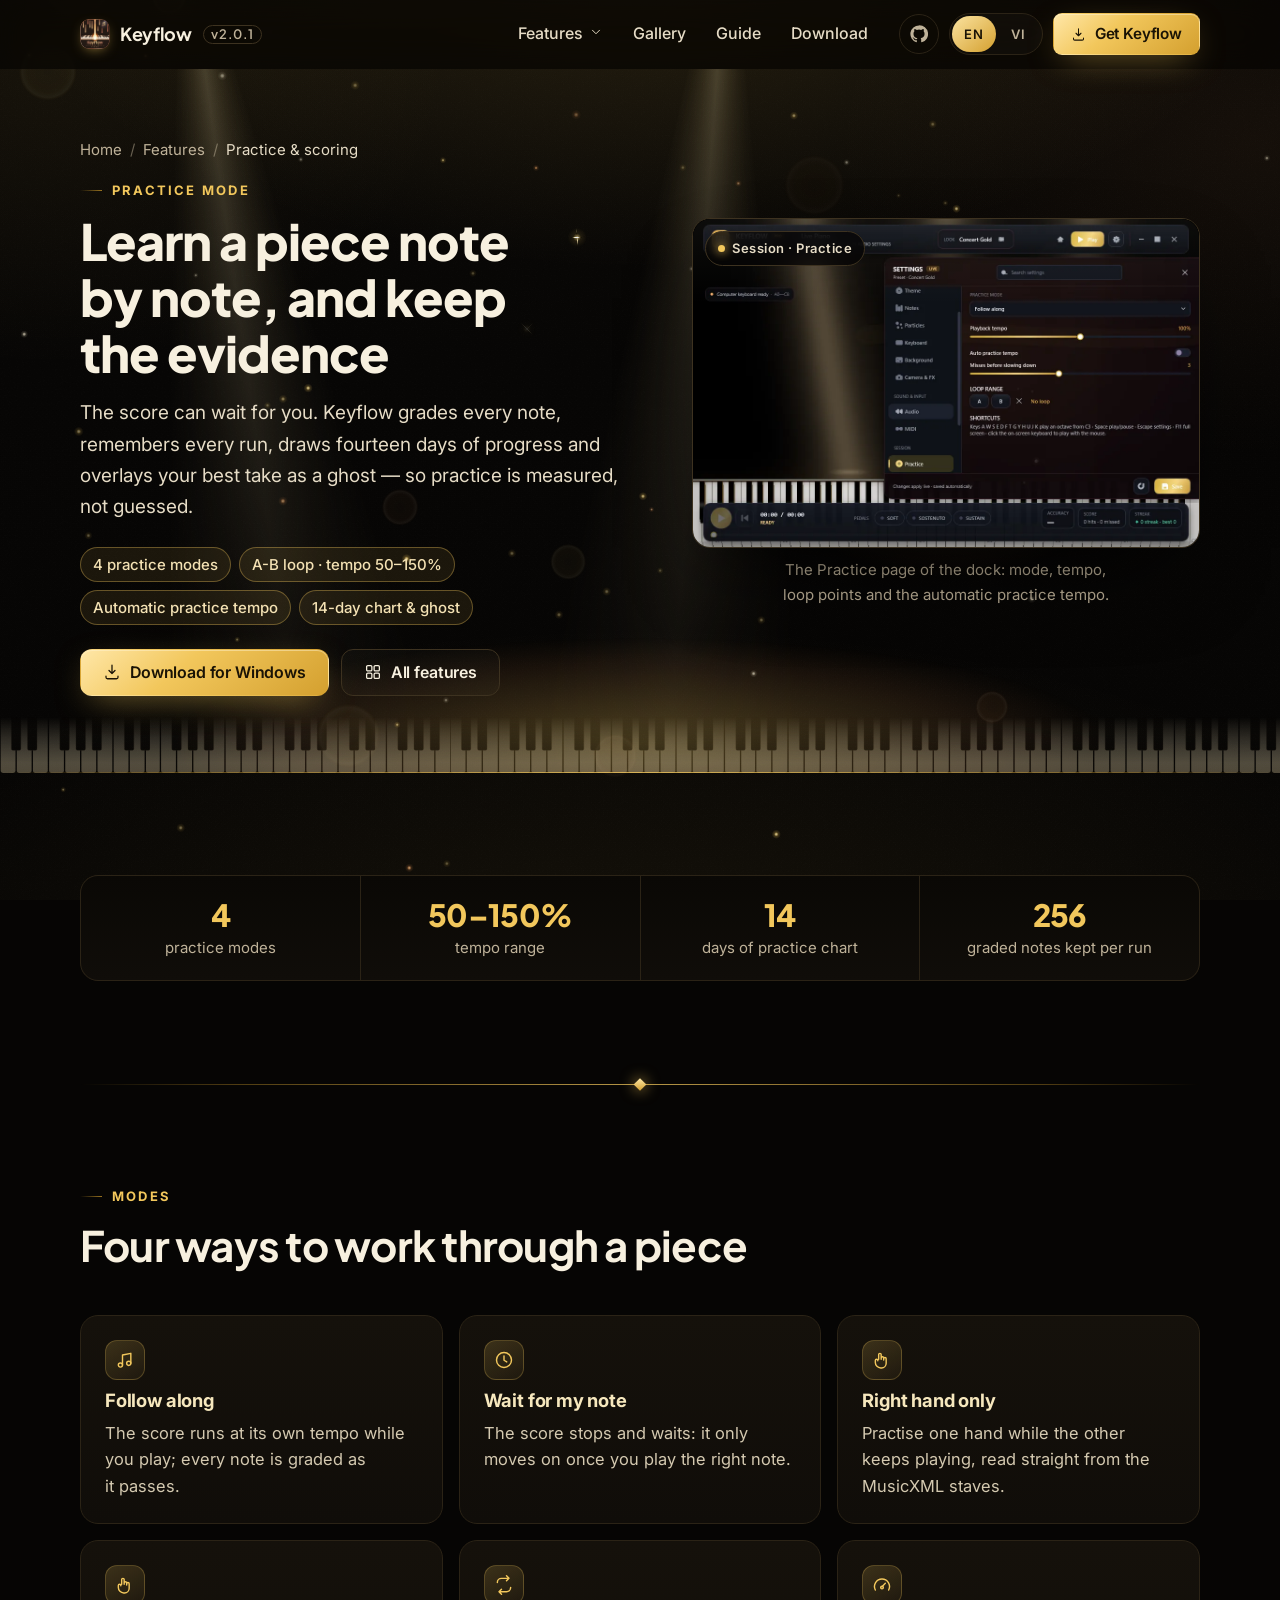
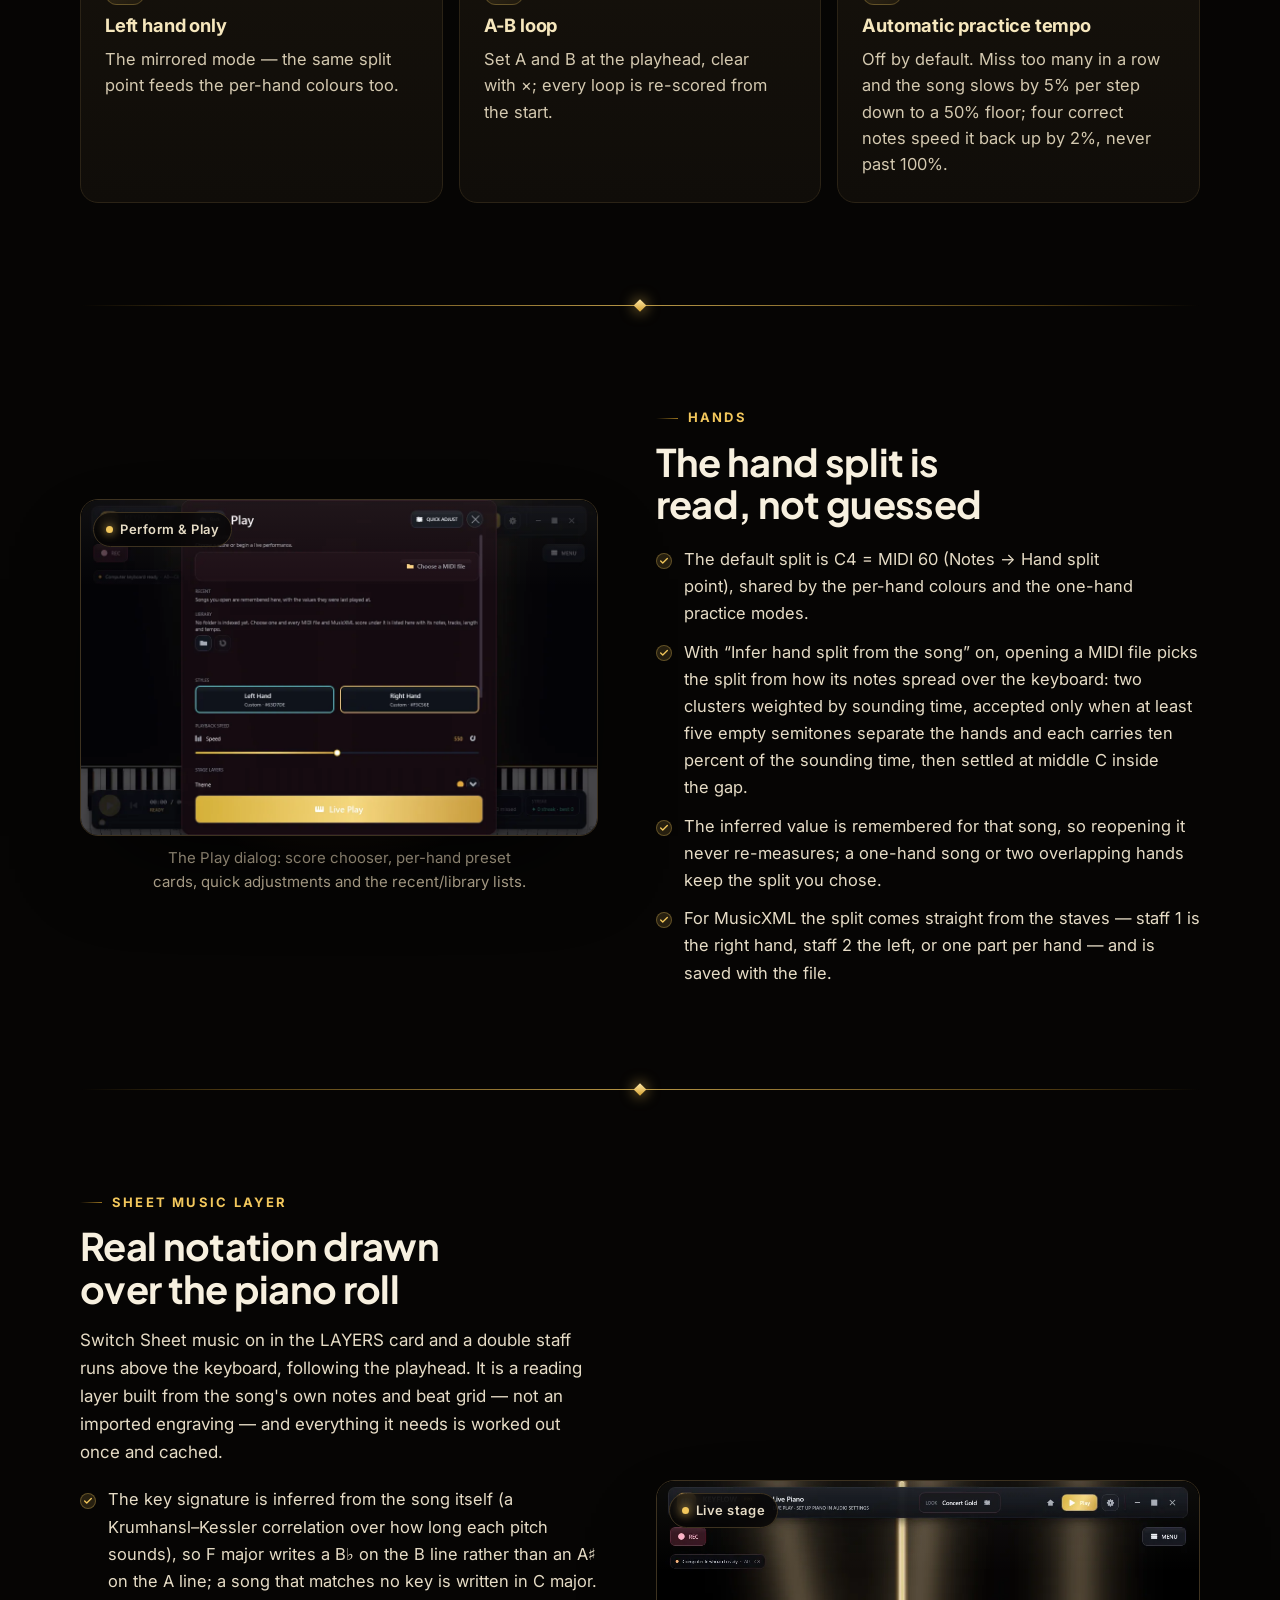
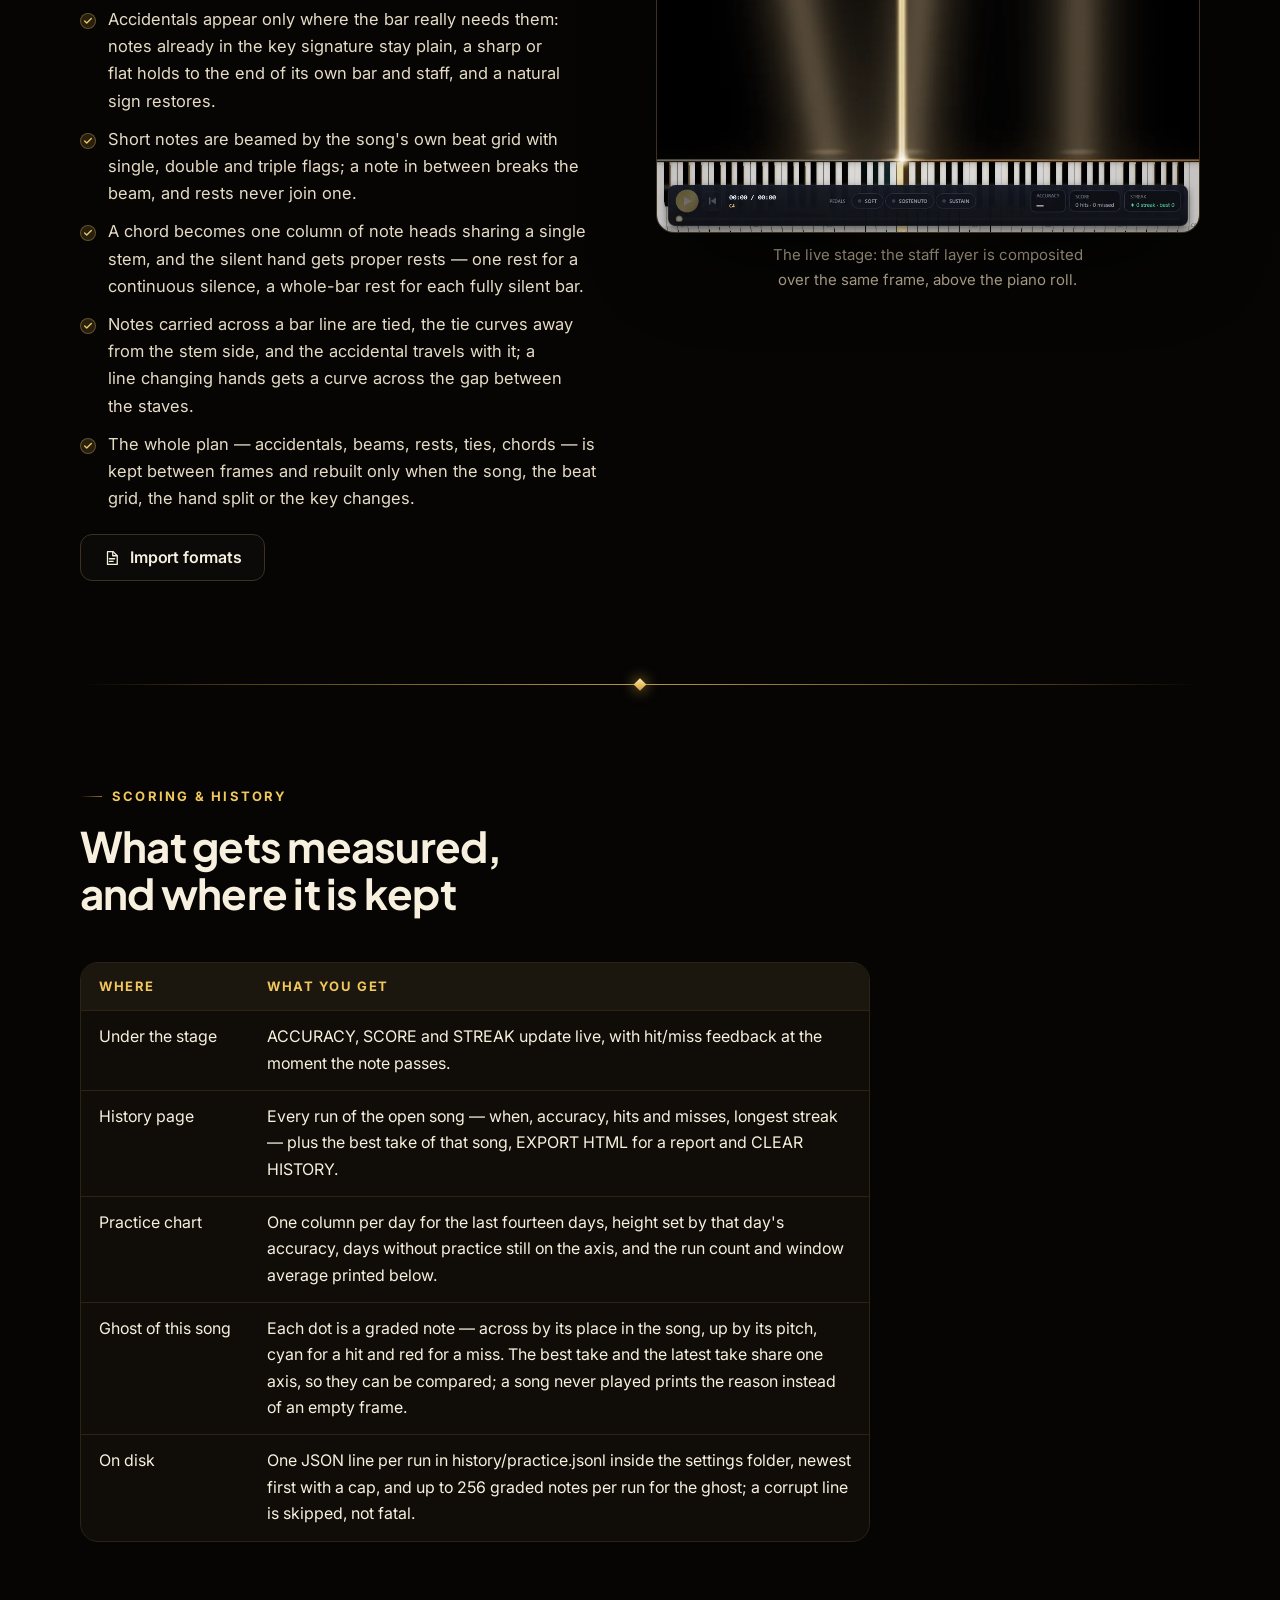
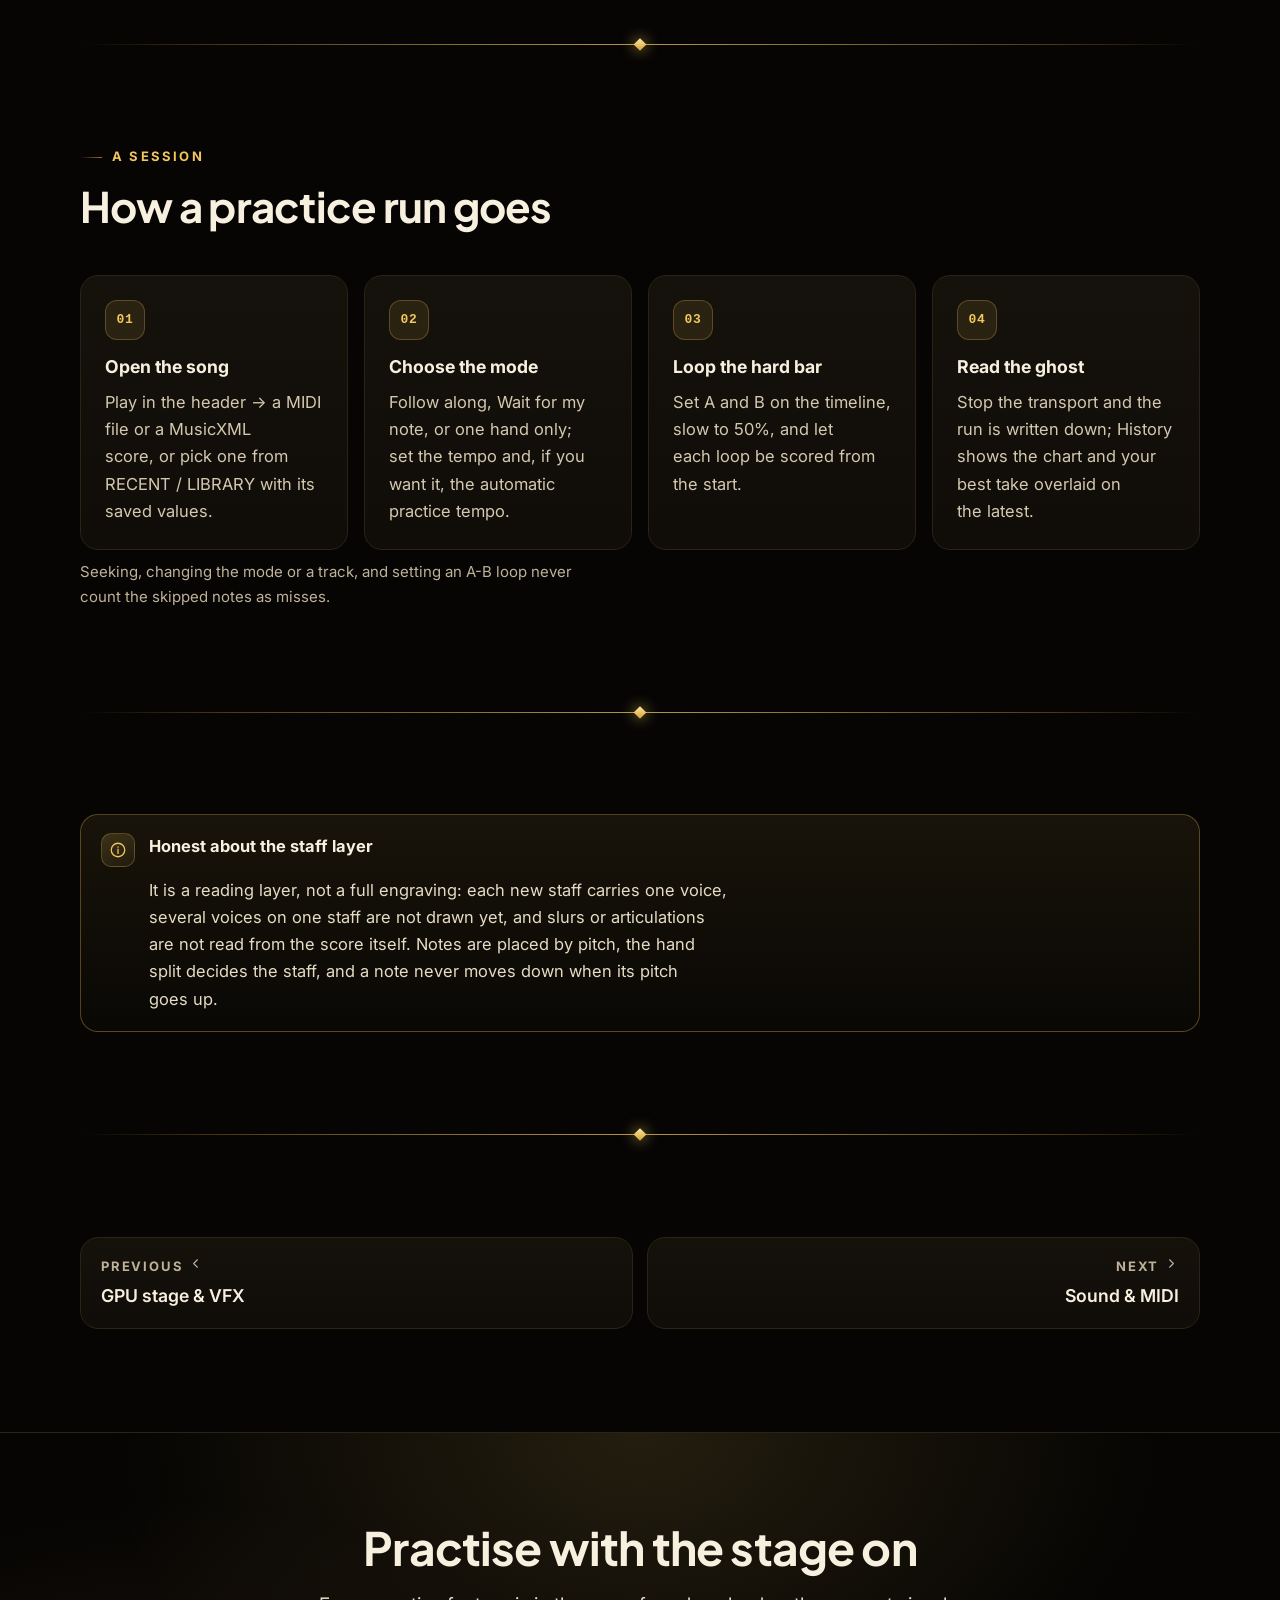
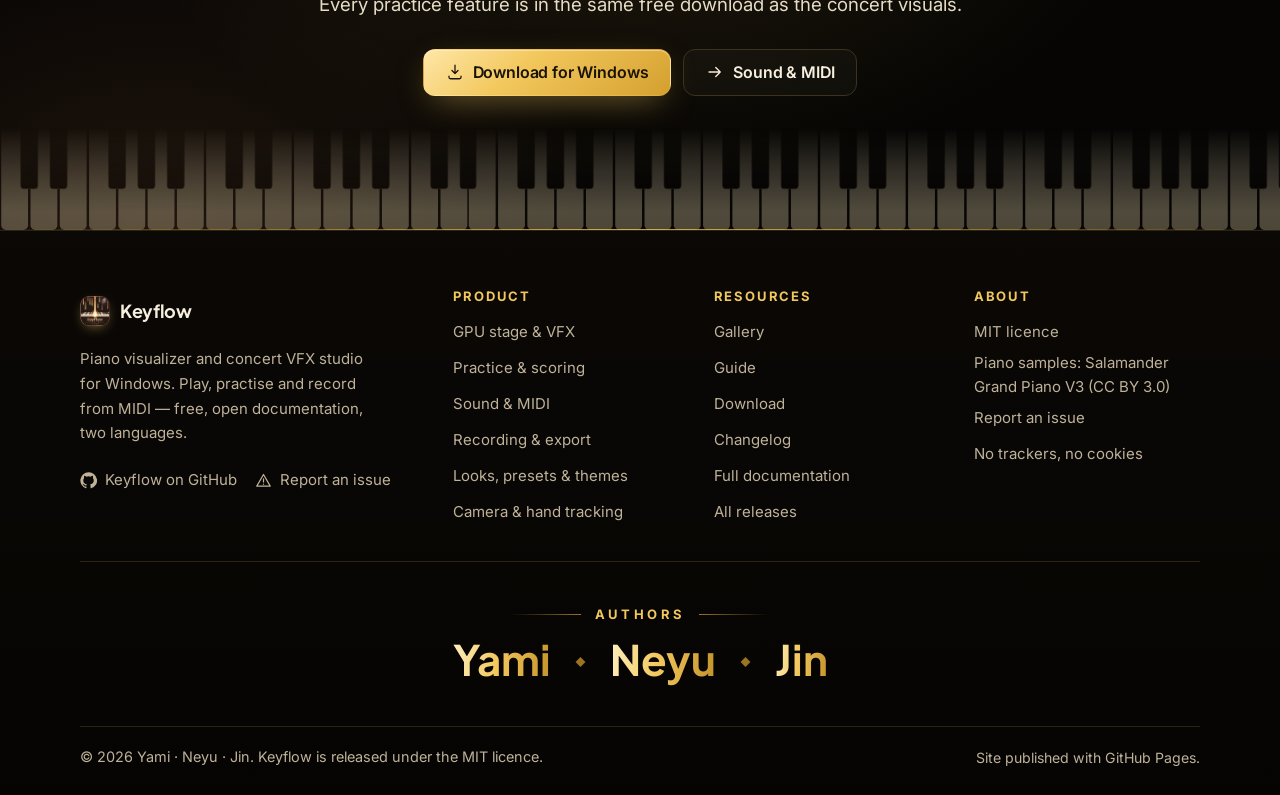
<file: features/practice.html>
<!doctype html>
<html lang="en" data-root="../">
<head>
<meta charset="utf-8">
<meta name="viewport" content="width=device-width, initial-scale=1">
<title data-i18n="ui.title">Practice, scoring &amp; practice history · Keyflow</title>
<meta name="description" content="Keyflow&#x27;s practice mode waits for the right note, isolates one hand, loops A-B, slows to 50% and adapts the tempo when you miss. Accuracy, streaks, a fourteen-day chart and a ghost of your best take are kept for every run." data-i18n-attr="content=ui.description">
<meta name="author" content="Yami, Neyu, Jin">
<meta name="copyright" content="© 2026 Yami, Neyu, Jin">
<link rel="canonical" href="https://ymkeyflow.online/features/practice.html">
<meta property="og:type" content="website">
<meta property="og:site_name" content="Keyflow">
<meta property="og:title" content="Practice, scoring &amp; practice history · Keyflow" data-i18n-attr="content=ui.title">
<meta property="og:description" content="Keyflow&#x27;s practice mode waits for the right note, isolates one hand, loops A-B, slows to 50% and adapts the tempo when you miss. Accuracy, streaks, a fourteen-day chart and a ghost of your best take are kept for every run." data-i18n-attr="content=ui.description">
<meta property="og:url" content="https://ymkeyflow.online/features/practice.html">
<meta property="og:image" content="https://ymkeyflow.online/previews/en/practice-dock.png">
<meta property="og:locale" content="en_US">
<meta property="og:locale:alternate" content="vi_VN">
<meta name="twitter:card" content="summary_large_image">
<meta name="twitter:title" content="Practice, scoring &amp; practice history · Keyflow" data-i18n-attr="content=ui.title">
<meta name="twitter:description" content="Keyflow&#x27;s practice mode waits for the right note, isolates one hand, loops A-B, slows to 50% and adapts the tempo when you miss. Accuracy, streaks, a fourteen-day chart and a ghost of your best take are kept for every run." data-i18n-attr="content=ui.description">
<meta name="theme-color" content="#060504">
<meta name="color-scheme" content="dark">
<link rel="icon" href="../logo.png" type="image/png">
<link rel="apple-touch-icon" href="../logo.png">
<link rel="preconnect" href="https://fonts.googleapis.com">
<link rel="preconnect" href="https://fonts.gstatic.com" crossorigin>
<link href="https://fonts.googleapis.com/css2?family=Inter:wght@400;500;600;700&family=Plus+Jakarta+Sans:wght@600;700;800&display=swap" rel="stylesheet">
<link rel="stylesheet" href="../style.css">
<script>/* Choose the language before the first paint; a timer lifts the veil if
        the dictionaries or site.js never arrive. */
(function () {
  try {
    var s = localStorage.getItem("keyflow-site-lang");
    var q = new URLSearchParams(location.search).get("lang");
    var want = q || s || ((navigator.language || "").toLowerCase().indexOf("vi") === 0 ? "vi" : "en");
    if (want === "vi") {
      document.documentElement.lang = "vi";
      document.documentElement.setAttribute("data-lang-pref", "vi");
      setTimeout(function () { document.documentElement.removeAttribute("data-lang-pref"); }, 2500);
    }
  } catch (e) { /* private mode */ }
})();</script>
<script defer src="../i18n/vi/ui.js"></script>
<script defer src="../i18n/vi/practice.js"></script>
<script defer src="../site.js"></script>
<script defer src="../stardust.js"></script>
<script type="application/ld+json">{
 "@context": "https://schema.org",
 "@type": "WebPage",
 "name": "Practice, scoring & practice history · Keyflow",
 "url": "https://ymkeyflow.online/features/practice.html",
 "inLanguage": [
  "en",
  "vi"
 ],
 "isPartOf": {
  "@type": "WebSite",
  "name": "Keyflow",
  "url": "https://ymkeyflow.online/"
 },
 "author": [
  {
   "@type": "Person",
   "name": "Yami"
  },
  {
   "@type": "Person",
   "name": "Neyu"
  },
  {
   "@type": "Person",
   "name": "Jin"
  }
 ],
 "copyrightHolder": [
  {
   "@type": "Person",
   "name": "Yami"
  },
  {
   "@type": "Person",
   "name": "Neyu"
  },
  {
   "@type": "Person",
   "name": "Jin"
  }
 ],
 "copyrightYear": 2026,
 "about": {
  "@context": "https://schema.org",
  "@type": "SoftwareApplication",
  "name": "Keyflow",
  "alternateName": "Keyflow · Piano Performance & Concert VFX Studio",
  "applicationCategory": "MultimediaApplication",
  "applicationSubCategory": "Piano visualization, practice and video production",
  "operatingSystem": "Windows 10 (22H2) or Windows 11, 64-bit",
  "softwareVersion": "2.0.1",
  "datePublished": "2026-10-13T10:42:59Z",
  "inLanguage": [
   "en",
   "vi"
  ],
  "isAccessibleForFree": true,
  "license": "https://github.com/lxmtuu/KeyFlow/blob/main/LICENSE",
  "downloadUrl": "https://github.com/lxmtuu/KeyFlow/releases/download/v2.0.1/Keyflow-Setup-2.0.1.exe",
  "softwareRequirements": "Windows 10 (22H2) or Windows 11, 64-bit; Direct3D 11 GPU (feature level 11_0, shader model 5.0); about 748 MB free for the piano samples",
  "screenshot": "https://ymkeyflow.online/previews/en/stage-gpu-galaxy.png",
  "author": [
   {
    "@type": "Person",
    "name": "Yami"
   },
   {
    "@type": "Person",
    "name": "Neyu"
   },
   {
    "@type": "Person",
    "name": "Jin"
   }
  ],
  "copyrightHolder": [
   {
    "@type": "Person",
    "name": "Yami"
   },
   {
    "@type": "Person",
    "name": "Neyu"
   },
   {
    "@type": "Person",
    "name": "Jin"
   }
  ],
  "copyrightYear": 2026,
  "featureList": [
   "Direct3D 11 GPU stage with 16-bit HDR and multi-level bloom",
   "Ray-traced keyboard in 88, 76, 61 or 49 keys (GGX, softbox penumbra, ACES tonemap)",
   "Practice modes: follow along, wait for my note, one hand, A-B loop",
   "Recording to MP4 (H.264 + AAC), AVI or 32-bit PNG sequence with alpha",
   "MIDI and MusicXML import; Salamander Grand Piano V3 downloaded on request",
   "Hall, convolution and impulse-response reverb, continuous damper, string resonance",
   "14 stage presets, three concert themes and a user theme studio",
   "Share a whole look as one KEYFLOW-LOOK-2 line of text",
   "Webcam overlay with green key, classical hand tracking and an AR overlay calibrated to the real keys",
   "English and Tiếng Việt, switched live without a restart"
  ],
  "url": "https://ymkeyflow.online/features/practice.html"
 }
}</script>
<script type="application/ld+json">{"@context": "https://schema.org", "@type": "BreadcrumbList", "itemListElement": [{"@type": "ListItem", "position": 1, "name": "Home", "item": "https://ymkeyflow.online/"}, {"@type": "ListItem", "position": 2, "name": "Features", "item": "https://ymkeyflow.online/index.html#features"}, {"@type": "ListItem", "position": 3, "name": "Practice & scoring", "item": "https://ymkeyflow.online/features/practice.html"}]}</script>
</head>
<body>

<a class="skip" href="#main" data-i18n="ui.skip">Skip to content</a>
<div class="progress" aria-hidden="true"></div>
<header class="nav">
  <div class="nav-in">
    <a class="brand" href="../index.html">
      <img src="../logo.png" width="30" height="30" alt="" decoding="async">
      <span>Keyflow</span><span class="ver">v<span data-release-tag>2.0.1</span></span>
    </a>
    <nav class="nav-links" aria-label="Main navigation" data-i18n-attr="aria-label=ui.nav.label">
      <div class="has-menu">
        <button type="button" class="menu-btn" aria-haspopup="true"><span data-i18n="ui.nav.features">Features</span>
          <span class="caret"><svg viewBox="0 0 24 24" width="14" height="14" aria-hidden="true" focusable="false" fill="none" stroke="currentColor" stroke-width="1.7" stroke-linecap="round" stroke-linejoin="round"><path d="m6 9 6 6 6-6"/></svg></span></button>
        <div class="menu">
          <div class="menu-grid"><a class="menu-item" href="../features/stage.html"><span class="ico"><svg viewBox="0 0 24 24" width="18" height="18" aria-hidden="true" focusable="false" fill="none" stroke="currentColor" stroke-width="1.7" stroke-linecap="round" stroke-linejoin="round"><path d="M9 3v3M15 3v3M9 18v3M15 18v3M3 9h3M3 15h3M18 9h3M18 15h3"/><rect x="6" y="6" width="12" height="12" rx="2"/><rect x="10" y="10" width="4" height="4" rx="1"/></svg></span><span><b data-i18n="feature.stage">GPU stage & VFX</b><span data-i18n="feature.stage.d">Direct3D 11 render loop, HDR bloom, 24,000 particles, ray-traced keys</span></span></a><a class="menu-item" href="../features/practice.html" aria-current="page"><span class="ico"><svg viewBox="0 0 24 24" width="18" height="18" aria-hidden="true" focusable="false" fill="none" stroke="currentColor" stroke-width="1.7" stroke-linecap="round" stroke-linejoin="round"><circle cx="12" cy="12" r="8.5"/><circle cx="12" cy="12" r="4.5"/><circle cx="12" cy="12" r="1" fill="currentColor" stroke="none"/></svg></span><span><b data-i18n="feature.practice">Practice & scoring</b><span data-i18n="feature.practice.d">Wait-for-note, one hand, A-B loop, history, ghost and staff layer</span></span></a><a class="menu-item" href="../features/sound.html"><span class="ico"><svg viewBox="0 0 24 24" width="18" height="18" aria-hidden="true" focusable="false" fill="none" stroke="currentColor" stroke-width="1.7" stroke-linecap="round" stroke-linejoin="round"><path d="M2 12h2.5l2-6 3 14 3-11 2.5 6 2-3H22"/></svg></span><span><b data-i18n="feature.sound">Sound & MIDI</b><span data-i18n="feature.sound.d">Salamander Grand Piano V3 (one-time download), hall and convolution reverb, three pedals, MIDI in and out</span></span></a><a class="menu-item" href="../features/recording.html"><span class="ico"><svg viewBox="0 0 24 24" width="18" height="18" aria-hidden="true" focusable="false" fill="none" stroke="currentColor" stroke-width="1.7" stroke-linecap="round" stroke-linejoin="round"><circle cx="12" cy="12" r="8.5"/><circle cx="12" cy="12" r="3.5" fill="currentColor" stroke="none"/></svg></span><span><b data-i18n="feature.recording">Recording & export</b><span data-i18n="feature.recording.d">MP4 with the sound inside, AVI, or 32-bit PNG with transparency</span></span></a><a class="menu-item" href="../features/design.html"><span class="ico"><svg viewBox="0 0 24 24" width="18" height="18" aria-hidden="true" focusable="false" fill="none" stroke="currentColor" stroke-width="1.7" stroke-linecap="round" stroke-linejoin="round"><path d="M12 21a9 9 0 1 1 9-9c0 2-1.6 3-3.4 3H16a2 2 0 0 0-1.4 3.4c.5.6.2 1.6-.6 2A8.9 8.9 0 0 1 12 21Z"/><circle cx="8" cy="10" r="1.2" fill="currentColor" stroke="none"/><circle cx="12" cy="7.5" r="1.2" fill="currentColor" stroke="none"/><circle cx="16" cy="10" r="1.2" fill="currentColor" stroke="none"/></svg></span><span><b data-i18n="feature.design">Looks, presets & themes</b><span data-i18n="feature.design.d">14 built-in presets, three concert themes, a theme studio and one-line share codes</span></span></a><a class="menu-item" href="../features/camera.html"><span class="ico"><svg viewBox="0 0 24 24" width="18" height="18" aria-hidden="true" focusable="false" fill="none" stroke="currentColor" stroke-width="1.7" stroke-linecap="round" stroke-linejoin="round"><path d="M3 8.5A2.5 2.5 0 0 1 5.5 6h1.8l1.3-2h6.8l1.3 2h1.8A2.5 2.5 0 0 1 21 8.5v9A2.5 2.5 0 0 1 18.5 20h-13A2.5 2.5 0 0 1 3 17.5v-9Z"/><circle cx="12" cy="13" r="3.6"/></svg></span><span><b data-i18n="feature.camera">Camera & hand tracking</b><span data-i18n="feature.camera.d">Webcam overlay with green key, classical hand tracking, and an AR overlay on the real keys</span></span></a></div>
          <div class="menu-foot"><span data-i18n="ui.menu.foot">Every feature ships in the same free download — English and Tiếng Việt included.</span>
            <a class="link-more" href="../index.html#features"><span data-i18n="ui.allfeatures">All features</span>
              <span class="arw"><svg viewBox="0 0 24 24" width="15" height="15" aria-hidden="true" focusable="false" fill="none" stroke="currentColor" stroke-width="1.7" stroke-linecap="round" stroke-linejoin="round"><path d="M4 12h15m0 0-6-6m6 6-6 6"/></svg></span></a></div>
        </div>
      </div>
      <a href="../gallery.html" data-i18n="ui.nav.gallery">Gallery</a>
      <a href="../guide.html" data-i18n="ui.nav.guide">Guide</a>
      <a href="../download.html" data-i18n="ui.nav.download">Download</a>
    </nav>
    <div class="nav-tools">
      <a class="icon-link" href="https://github.com/lxmtuu/KeyFlow" target="_blank" rel="noopener" title="GitHub"
         data-i18n-attr="aria-label=ui.github" aria-label="Keyflow on GitHub"><svg viewBox="0 0 24 24" width="18" height="18" aria-hidden="true" focusable="false" fill="none" stroke="currentColor" stroke-width="1.7" stroke-linecap="round" stroke-linejoin="round"><path fill="currentColor" stroke="none" d="M12 .5a11.5 11.5 0 0 0-3.64 22.41c.58.1.79-.25.79-.56v-2c-3.2.7-3.88-1.37-3.88-1.37-.52-1.33-1.28-1.69-1.28-1.69-1.04-.71.08-.7.08-.7 1.15.08 1.76 1.19 1.76 1.19 1.03 1.76 2.69 1.25 3.35.96.1-.74.4-1.25.73-1.54-2.55-.29-5.24-1.28-5.24-5.69 0-1.26.45-2.28 1.19-3.09-.12-.29-.52-1.46.11-3.05 0 0 .97-.31 3.17 1.18a11 11 0 0 1 5.77 0c2.2-1.49 3.17-1.18 3.17-1.18.63 1.59.23 2.76.11 3.05.74.81 1.19 1.83 1.19 3.09 0 4.42-2.7 5.4-5.27 5.68.41.36.78 1.06.78 2.14v3.17c0 .31.21.67.8.56A11.5 11.5 0 0 0 12 .5Z"/></svg></a>
      <div class="lang" role="group" data-i18n-attr="aria-label=ui.lang" aria-label="Language">
        <button type="button" data-lang="en" aria-pressed="true">EN</button>
        <button type="button" data-lang="vi" aria-pressed="false">VI</button>
      </div>
      <a class="btn btn-gold btn-sm" href="../download.html"><svg viewBox="0 0 24 24" width="15" height="15" aria-hidden="true" focusable="false" fill="none" stroke="currentColor" stroke-width="1.7" stroke-linecap="round" stroke-linejoin="round"><path d="M12 3v11m0 0 4-4m-4 4-4-4M4 17.5V19a2 2 0 0 0 2 2h12a2 2 0 0 0 2-2v-1.5"/></svg> <span data-i18n="ui.nav.cta">Get Keyflow</span></a>
      <button type="button" class="burger" data-i18n-attr="aria-label=ui.menu" aria-label="Menu"
              aria-controls="drawer"><svg viewBox="0 0 24 24" width="20" height="20" aria-hidden="true" focusable="false" fill="none" stroke="currentColor" stroke-width="1.7" stroke-linecap="round" stroke-linejoin="round"><path d="M3.5 6.5h17M3.5 12h17M3.5 17.5h17"/></svg></button>
    </div>
  </div>
</header>
<div class="drawer" id="drawer" role="dialog" aria-modal="true" aria-label="Site menu" data-i18n-attr="aria-label=ui.drawer.label"><div class="drawer-panel"><div class="drawer-top"><a class="brand" href="../index.html"><img src="../logo.png" width="28" height="28" alt=""><span>Keyflow</span></a><button type="button" class="drawer-close" data-i18n-attr="aria-label=ui.close" aria-label="Close"><svg viewBox="0 0 24 24" width="18" height="18" aria-hidden="true" focusable="false" fill="none" stroke="currentColor" stroke-width="1.7" stroke-linecap="round" stroke-linejoin="round"><path d="M18 6 6 18M6 6l12 12"/></svg></button></div><p class="dgroup" data-i18n="ui.nav.features">Features</p><a class="dlink dsub" href="../features/stage.html" data-i18n="feature.stage">GPU stage & VFX</a><a class="dlink dsub" href="../features/practice.html" aria-current="page" data-i18n="feature.practice">Practice & scoring</a><a class="dlink dsub" href="../features/sound.html" data-i18n="feature.sound">Sound & MIDI</a><a class="dlink dsub" href="../features/recording.html" data-i18n="feature.recording">Recording & export</a><a class="dlink dsub" href="../features/design.html" data-i18n="feature.design">Looks, presets & themes</a><a class="dlink dsub" href="../features/camera.html" data-i18n="feature.camera">Camera & hand tracking</a><p class="dgroup" data-i18n="ui.drawer.pages">Pages</p><a class="dlink" href="../index.html" data-i18n="ui.home">Home</a><a class="dlink" href="../gallery.html" data-i18n="ui.nav.gallery">Gallery</a><a class="dlink" href="../guide.html" data-i18n="ui.nav.guide">Guide</a><a class="dlink" href="../download.html" data-i18n="ui.nav.download">Download</a><div class="drawer-foot"><a class="btn btn-gold btn-block" href="../download.html"><svg viewBox="0 0 24 24" width="17" height="17" aria-hidden="true" focusable="false" fill="none" stroke="currentColor" stroke-width="1.7" stroke-linecap="round" stroke-linejoin="round"><path d="M12 3v11m0 0 4-4m-4 4-4-4M4 17.5V19a2 2 0 0 0 2 2h12a2 2 0 0 0 2-2v-1.5"/></svg> <span data-i18n="ui.nav.download">Download</span></a><a class="btn btn-ghost btn-block" href="https://github.com/lxmtuu/KeyFlow" target="_blank" rel="noopener"><svg viewBox="0 0 24 24" width="17" height="17" aria-hidden="true" focusable="false" fill="none" stroke="currentColor" stroke-width="1.7" stroke-linecap="round" stroke-linejoin="round"><path fill="currentColor" stroke="none" d="M12 .5a11.5 11.5 0 0 0-3.64 22.41c.58.1.79-.25.79-.56v-2c-3.2.7-3.88-1.37-3.88-1.37-.52-1.33-1.28-1.69-1.28-1.69-1.04-.71.08-.7.08-.7 1.15.08 1.76 1.19 1.76 1.19 1.03 1.76 2.69 1.25 3.35.96.1-.74.4-1.25.73-1.54-2.55-.29-5.24-1.28-5.24-5.69 0-1.26.45-2.28 1.19-3.09-.12-.29-.52-1.46.11-3.05 0 0 .97-.31 3.17 1.18a11 11 0 0 1 5.77 0c2.2-1.49 3.17-1.18 3.17-1.18.63 1.59.23 2.76.11 3.05.74.81 1.19 1.83 1.19 3.09 0 4.42-2.7 5.4-5.27 5.68.41.36.78 1.06.78 2.14v3.17c0 .31.21.67.8.56A11.5 11.5 0 0 0 12 .5Z"/></svg> GitHub</a><div class="lang" role="group" style="justify-content:center" data-i18n-attr="aria-label=ui.lang" aria-label="Language"><button type="button" data-lang="en" aria-pressed="true">EN</button><button type="button" data-lang="vi" aria-pressed="false">VI</button></div></div></div></div>
<main id="main">
<section class="pagehero"><div class="stage-fx stage-fx-page" aria-hidden="true"><i class="beam b1"></i><i class="beam b2"></i><i class="beam b3"></i><i class="floor"></i><i class="keys"></i></div><div class="container pagehero-in"><div class="split-copy"><nav class="crumbs" aria-label="Breadcrumb" data-i18n-attr="aria-label=ui.breadcrumb"><ol><li><a href="../index.html" data-i18n="ui.home">Home</a></li><li aria-hidden="true" class="sep">/</li><li><a href="../index.html#features" data-i18n="ui.nav.features">Features</a></li><li aria-hidden="true" class="sep">/</li><li aria-current="page" data-i18n="feature.practice">Practice & scoring</li></ol></nav><p class="eyebrow" data-i18n="practice.10">Practice mode</p><h1 data-i18n="practice.11">Learn a piece note by note, and keep the evidence</h1><p class="lead" data-i18n="practice.12">The score can wait for you. Keyflow grades every note, remembers every run, draws fourteen days of progress and overlays your best take as a ghost — so practice is measured, not guessed.</p><div class="meta-chips"><span class="chip gold" data-i18n="practice.13">4 practice modes</span><span class="chip gold" data-i18n="practice.14">A-B loop · tempo 50–150%</span><span class="chip gold" data-i18n="practice.15">Automatic practice tempo</span><span class="chip gold" data-i18n="practice.16">14-day chart & ghost</span></div><div style="margin-top:24px"><div class="actions"><a class="btn btn-gold" href="../download.html"><svg viewBox="0 0 24 24" width="18" height="18" aria-hidden="true" focusable="false" fill="none" stroke="currentColor" stroke-width="1.7" stroke-linecap="round" stroke-linejoin="round"><path d="M12 3v11m0 0 4-4m-4 4-4-4M4 17.5V19a2 2 0 0 0 2 2h12a2 2 0 0 0 2-2v-1.5"/></svg> <span data-i18n="practice.17">Download for Windows</span></a><a class="btn btn-ghost" href="../index.html#features"><svg viewBox="0 0 24 24" width="18" height="18" aria-hidden="true" focusable="false" fill="none" stroke="currentColor" stroke-width="1.7" stroke-linecap="round" stroke-linejoin="round"><rect x="3.5" y="3.5" width="7" height="7" rx="1.6"/><rect x="13.5" y="3.5" width="7" height="7" rx="1.6"/><rect x="3.5" y="13.5" width="7" height="7" rx="1.6"/><rect x="13.5" y="13.5" width="7" height="7" rx="1.6"/></svg> <span data-i18n="ui.allfeatures">All features</span></a></div></div></div><div class="split-media"><figure class="shot" style="margin:0" data-lightbox data-lb-item><div class="frame" data-shot="practice-dock"><picture><source type="image/webp" srcset="../previews/webp/en/practice-dock.webp"><img src="../previews/en/practice-dock.png" width="1080" height="700" data-i18n-attr="alt=practice.1.alt" alt="The Practice page: modes, tempo and the A-B loop" decoding="async" fetchpriority="high"></picture><span class="frame-badge"><span class="dot"></span><span data-i18n="practice.2">Session · Practice</span></span><button type="button" class="lb-trigger" data-i18n-attr="aria-label=ui.lb.enlarge" aria-label="Enlarge picture"><svg viewBox="0 0 24 24" width="20" height="20" aria-hidden="true" focusable="false" fill="none" stroke="currentColor" stroke-width="1.7" stroke-linecap="round" stroke-linejoin="round"><circle cx="11" cy="11" r="6.5"/><path d="m16 16 4.5 4.5M11 8.3v5.4M8.3 11h5.4"/></svg></button></div><figcaption class="frame-cap lb-caption" data-i18n="practice.3">The Practice page of the dock: mode, tempo, loop points and the automatic practice tempo.</figcaption></figure></div></div></section>
<section class="section band"><div class="container"><div class="stats four"><div class="stat"><b data-i18n="practice.18" data-count="4">4</b><span data-i18n="practice.19">practice modes</span></div><div class="stat"><b data-i18n="practice.20">50–150%</b><span data-i18n="practice.21">tempo range</span></div><div class="stat"><b data-i18n="practice.22" data-count="14">14</b><span data-i18n="practice.23">days of practice chart</span></div><div class="stat"><b data-i18n="practice.24" data-count="256">256</b><span data-i18n="practice.25">graded notes kept per run</span></div></div></div></section>
<section id="modes" class="section"><div class="container"><div class="section-head"><p class="eyebrow" data-i18n="practice.38">Modes</p><h2 data-i18n="practice.39">Four ways to work through a piece</h2></div><div class="grid"><article class="card reveal" style="--d:0ms"><span class="ico"><svg viewBox="0 0 24 24" width="20" height="20" aria-hidden="true" focusable="false" fill="none" stroke="currentColor" stroke-width="1.7" stroke-linecap="round" stroke-linejoin="round"><path d="M9 18V6l10-2v12"/><circle cx="6.5" cy="18" r="2.5"/><circle cx="16.5" cy="16" r="2.5"/></svg></span><h3 data-i18n="practice.26">Follow along</h3><p data-i18n="practice.27">The score runs at its own tempo while you play; every note is graded as it passes.</p></article><article class="card reveal" style="--d:70ms"><span class="ico"><svg viewBox="0 0 24 24" width="20" height="20" aria-hidden="true" focusable="false" fill="none" stroke="currentColor" stroke-width="1.7" stroke-linecap="round" stroke-linejoin="round"><circle cx="12" cy="12" r="9"/><path d="M12 7v5.3l3.3 2"/></svg></span><h3 data-i18n="practice.28">Wait for my note</h3><p data-i18n="practice.29">The score stops and waits: it only moves on once you play the right note.</p></article><article class="card reveal" style="--d:140ms"><span class="ico"><svg viewBox="0 0 24 24" width="20" height="20" aria-hidden="true" focusable="false" fill="none" stroke="currentColor" stroke-width="1.7" stroke-linecap="round" stroke-linejoin="round"><path d="M8 11V5.5a1.5 1.5 0 0 1 3 0V11m0-1.5a1.5 1.5 0 0 1 3 0V12m0-1.5a1.5 1.5 0 0 1 3 0V16a5.5 5.5 0 0 1-5.5 5.5h-1A6.5 6.5 0 0 1 4 15v-2.5a1.5 1.5 0 0 1 3 0V13"/></svg></span><h3 data-i18n="practice.30">Right hand only</h3><p data-i18n="practice.31">Practise one hand while the other keeps playing, read straight from the MusicXML staves.</p></article><article class="card reveal" style="--d:0ms"><span class="ico"><svg viewBox="0 0 24 24" width="20" height="20" aria-hidden="true" focusable="false" fill="none" stroke="currentColor" stroke-width="1.7" stroke-linecap="round" stroke-linejoin="round"><path d="M8 11V5.5a1.5 1.5 0 0 1 3 0V11m0-1.5a1.5 1.5 0 0 1 3 0V12m0-1.5a1.5 1.5 0 0 1 3 0V16a5.5 5.5 0 0 1-5.5 5.5h-1A6.5 6.5 0 0 1 4 15v-2.5a1.5 1.5 0 0 1 3 0V13"/></svg></span><h3 data-i18n="practice.32">Left hand only</h3><p data-i18n="practice.33">The mirrored mode — the same split point feeds the per-hand colours too.</p></article><article class="card reveal" style="--d:70ms"><span class="ico"><svg viewBox="0 0 24 24" width="20" height="20" aria-hidden="true" focusable="false" fill="none" stroke="currentColor" stroke-width="1.7" stroke-linecap="round" stroke-linejoin="round"><path d="M4 9a5 5 0 0 1 5-5h9m0 0-3-3m3 3-3 3M20 15a5 5 0 0 1-5 5H6m0 0 3 3m-3-3 3-3"/></svg></span><h3 data-i18n="practice.34">A-B loop</h3><p data-i18n="practice.35">Set A and B at the playhead, clear with ×; every loop is re-scored from the start.</p></article><article class="card reveal" style="--d:140ms"><span class="ico"><svg viewBox="0 0 24 24" width="20" height="20" aria-hidden="true" focusable="false" fill="none" stroke="currentColor" stroke-width="1.7" stroke-linecap="round" stroke-linejoin="round"><path d="M4 18a9 9 0 1 1 16 0"/><path d="m12 14 4-4"/><circle cx="12" cy="15" r="1.6"/></svg></span><h3 data-i18n="practice.36">Automatic practice tempo</h3><p data-i18n="practice.37">Off by default. Miss too many in a row and the song slows by 5% per step down to a 50% floor; four correct notes speed it back up by 2%, never past 100%.</p></article></div></div></section>
<section id="split-point" class="section"><div class="container split flip"><div class="split-copy reveal"><p class="eyebrow" data-i18n="practice.40">Hands</p><h2 data-i18n="practice.41">The hand split is read, not guessed</h2><ul class="ticks"><li data-i18n="practice.42">The default split is C4 = MIDI 60 (Notes → Hand split point), shared by the per-hand colours and the one-hand practice modes.</li><li data-i18n="practice.43">With “Infer hand split from the song” on, opening a MIDI file picks the split from how its notes spread over the keyboard: two clusters weighted by sounding time, accepted only when at least five empty semitones separate the hands and each carries ten percent of the sounding time, then settled at middle C inside the gap.</li><li data-i18n="practice.44">The inferred value is remembered for that song, so reopening it never re-measures; a one-hand song or two overlapping hands keep the split you chose.</li><li data-i18n="practice.45">For MusicXML the split comes straight from the staves — staff 1 is the right hand, staff 2 the left, or one part per hand — and is saved with the file.</li></ul></div><div class="split-media reveal"><figure class="shot" style="margin:0" data-lightbox data-lb-item><div class="frame" data-shot="play-dialog"><picture><source type="image/webp" srcset="../previews/webp/en/play-dialog.webp"><img src="../previews/en/play-dialog.png" width="1080" height="700" data-i18n-attr="alt=practice.4.alt" alt="The Play dialog: choose a score, a hand preset and the session controls" decoding="async" loading="lazy"></picture><span class="frame-badge"><span class="dot"></span><span data-i18n="practice.5">Perform & Play</span></span><button type="button" class="lb-trigger" data-i18n-attr="aria-label=ui.lb.enlarge" aria-label="Enlarge picture"><svg viewBox="0 0 24 24" width="20" height="20" aria-hidden="true" focusable="false" fill="none" stroke="currentColor" stroke-width="1.7" stroke-linecap="round" stroke-linejoin="round"><circle cx="11" cy="11" r="6.5"/><path d="m16 16 4.5 4.5M11 8.3v5.4M8.3 11h5.4"/></svg></button></div><figcaption class="frame-cap lb-caption" data-i18n="practice.6">The Play dialog: score chooser, per-hand preset cards, quick adjustments and the recent/library lists.</figcaption></figure></div></div></section>
<section id="sheet" class="section"><div class="container split"><div class="split-copy reveal"><p class="eyebrow" data-i18n="practice.46">Sheet music layer</p><h2 data-i18n="practice.47">Real notation drawn over the piano roll</h2><p class="body" data-i18n="practice.48">Switch Sheet music on in the LAYERS card and a double staff runs above the keyboard, following the playhead. It is a reading layer built from the song's own notes and beat grid — not an imported engraving — and everything it needs is worked out once and cached.</p><ul class="ticks"><li data-i18n="practice.49">The key signature is inferred from the song itself (a Krumhansl–Kessler correlation over how long each pitch sounds), so F major writes a B♭ on the B line rather than an A♯ on the A line; a song that matches no key is written in C major.</li><li data-i18n="practice.50">Accidentals appear only where the bar really needs them: notes already in the key signature stay plain, a sharp or flat holds to the end of its own bar and staff, and a natural sign restores.</li><li data-i18n="practice.51">Short notes are beamed by the song's own beat grid with single, double and triple flags; a note in between breaks the beam, and rests never join one.</li><li data-i18n="practice.52">A chord becomes one column of note heads sharing a single stem, and the silent hand gets proper rests — one rest for a continuous silence, a whole-bar rest for each fully silent bar.</li><li data-i18n="practice.53">Notes carried across a bar line are tied, the tie curves away from the stem side, and the accidental travels with it; a line changing hands gets a curve across the gap between the staves.</li><li data-i18n="practice.54">The whole plan — accidentals, beams, rests, ties, chords — is kept between frames and rebuilt only when the song, the beat grid, the hand split or the key changes.</li></ul><div class="actions"><a class="btn btn-ghost" href="../features/sound.html#import"><svg viewBox="0 0 24 24" width="18" height="18" aria-hidden="true" focusable="false" fill="none" stroke="currentColor" stroke-width="1.7" stroke-linecap="round" stroke-linejoin="round"><path d="M6 3.5h7.5L19 9v11.5H6V3.5Z"/><path d="M13 3.5V9h5.5M8.5 13h7M8.5 16.5h5"/></svg> <span data-i18n="practice.55">Import formats</span></a></div></div><div class="split-media reveal"><figure class="shot" style="margin:0" data-lightbox data-lb-item><div class="frame" data-shot="stage-live"><picture><source type="image/webp" srcset="../previews/webp/en/stage-live.webp"><img src="../previews/en/stage-live.png" width="1080" height="700" data-i18n-attr="alt=practice.7.alt" alt="The live stage, where the staff layer is drawn" decoding="async" loading="lazy"></picture><span class="frame-badge"><span class="dot"></span><span data-i18n="practice.8">Live stage</span></span><button type="button" class="lb-trigger" data-i18n-attr="aria-label=ui.lb.enlarge" aria-label="Enlarge picture"><svg viewBox="0 0 24 24" width="20" height="20" aria-hidden="true" focusable="false" fill="none" stroke="currentColor" stroke-width="1.7" stroke-linecap="round" stroke-linejoin="round"><circle cx="11" cy="11" r="6.5"/><path d="m16 16 4.5 4.5M11 8.3v5.4M8.3 11h5.4"/></svg></button></div><figcaption class="frame-cap lb-caption" data-i18n="practice.9">The live stage: the staff layer is composited over the same frame, above the piano roll.</figcaption></figure></div></div></section>
<section id="scoring" class="section"><div class="container"><div class="section-head"><p class="eyebrow" data-i18n="practice.68">Scoring & history</p><h2 data-i18n="practice.69">What gets measured, and where it is kept</h2></div><div class="table-wrap reveal"><table class="data"><thead><tr><th scope="col" data-i18n="practice.56">Where</th><th scope="col" data-i18n="practice.57">What you get</th></tr></thead><tbody><tr><td data-i18n="practice.58">Under the stage</td><td data-i18n="practice.59">ACCURACY, SCORE and STREAK update live, with hit/miss feedback at the moment the note passes.</td></tr><tr><td data-i18n="practice.60">History page</td><td data-i18n="practice.61">Every run of the open song — when, accuracy, hits and misses, longest streak — plus the best take of that song, EXPORT HTML for a report and CLEAR HISTORY.</td></tr><tr><td data-i18n="practice.62">Practice chart</td><td data-i18n="practice.63">One column per day for the last fourteen days, height set by that day's accuracy, days without practice still on the axis, and the run count and window average printed below.</td></tr><tr><td data-i18n="practice.64">Ghost of this song</td><td data-i18n="practice.65">Each dot is a graded note — across by its place in the song, up by its pitch, cyan for a hit and red for a miss. The best take and the latest take share one axis, so they can be compared; a song never played prints the reason instead of an empty frame.</td></tr><tr><td data-i18n="practice.66">On disk</td><td data-i18n="practice.67">One JSON line per run in history/practice.jsonl inside the settings folder, newest first with a cap, and up to 256 graded notes per run for the ghost; a corrupt line is skipped, not fatal.</td></tr></tbody></table></div></div></section>
<section id="session" class="section"><div class="container"><div class="section-head"><p class="eyebrow" data-i18n="practice.78">A session</p><h2 data-i18n="practice.79">How a practice run goes</h2></div><ol class="steps four"><li class="reveal"><b data-i18n="practice.70">Open the song</b><span data-i18n="practice.71">Play in the header → a MIDI file or a MusicXML score, or pick one from RECENT / LIBRARY with its saved values.</span></li><li class="reveal"><b data-i18n="practice.72">Choose the mode</b><span data-i18n="practice.73">Follow along, Wait for my note, or one hand only; set the tempo and, if you want it, the automatic practice tempo.</span></li><li class="reveal"><b data-i18n="practice.74">Loop the hard bar</b><span data-i18n="practice.75">Set A and B on the timeline, slow to 50%, and let each loop be scored from the start.</span></li><li class="reveal"><b data-i18n="practice.76">Read the ghost</b><span data-i18n="practice.77">Stop the transport and the run is written down; History shows the chart and your best take overlaid on the latest.</span></li></ol><p class="table-note" data-i18n="practice.80">Seeking, changing the mode or a track, and setting an A-B loop never count the skipped notes as misses.</p></div></section>
<section class="section"><div class="container"><div class="callout gold reveal"><span class="ico"><svg viewBox="0 0 24 24" width="18" height="18" aria-hidden="true" focusable="false" fill="none" stroke="currentColor" stroke-width="1.7" stroke-linecap="round" stroke-linejoin="round"><circle cx="12" cy="12" r="9"/><path d="M12 11v5.5M12 7.8v.4"/></svg></span><div><p><b data-i18n="practice.81">Honest about the staff layer</b></p><p data-i18n="practice.82">It is a reading layer, not a full engraving: each new staff carries one voice, several voices on one staff are not drawn yet, and slurs or articulations are not read from the score itself. Notes are placed by pitch, the hand split decides the staff, and a note never moves down when its pitch goes up.</p></div></div></div></section>
<section class="section"><div class="container"><div class="pagenav"><a class="pagenav-prev prev" href="../features/stage.html"><span class="dir"><span data-i18n="ui.nav.prev">Previous</span> <svg viewBox="0 0 24 24" width="15" height="15" aria-hidden="true" focusable="false" fill="none" stroke="currentColor" stroke-width="1.7" stroke-linecap="round" stroke-linejoin="round"><path d="m15 18-6-6 6-6"/></svg></span><span class="ttl" data-i18n="feature.stage">GPU stage & VFX</span></a><a class="pagenav-next next" href="../features/sound.html"><span class="dir"><span data-i18n="ui.nav.next">Next</span> <svg viewBox="0 0 24 24" width="15" height="15" aria-hidden="true" focusable="false" fill="none" stroke="currentColor" stroke-width="1.7" stroke-linecap="round" stroke-linejoin="round"><path d="m9 18 6-6-6-6"/></svg></span><span class="ttl" data-i18n="feature.sound">Sound & MIDI</span></a></div></div></section>
<section class="cta"><div class="container"><h2 data-i18n="practice.83">Practise with the stage on</h2><p class="sub" data-i18n="practice.84">Every practice feature is in the same free download as the concert visuals.</p><div class="actions center"><a class="btn btn-gold" href="../download.html"><svg viewBox="0 0 24 24" width="18" height="18" aria-hidden="true" focusable="false" fill="none" stroke="currentColor" stroke-width="1.7" stroke-linecap="round" stroke-linejoin="round"><path d="M12 3v11m0 0 4-4m-4 4-4-4M4 17.5V19a2 2 0 0 0 2 2h12a2 2 0 0 0 2-2v-1.5"/></svg> <span data-i18n="practice.85">Download for Windows</span></a><a class="btn btn-ghost" href="../features/sound.html"><svg viewBox="0 0 24 24" width="18" height="18" aria-hidden="true" focusable="false" fill="none" stroke="currentColor" stroke-width="1.7" stroke-linecap="round" stroke-linejoin="round"><path d="M4 12h15m0 0-6-6m6 6-6 6"/></svg> <span data-i18n="feature.sound">Sound & MIDI</span></a></div></div><div class="keys" aria-hidden="true"></div></section>
</main>

<footer class="foot">
  <div class="container">
    <div class="foot-in">
      <div class="foot-brand">
        <a class="brand" href="../index.html">
          <img src="../logo.png" width="30" height="30" alt="" decoding="async"><span>Keyflow</span>
        </a>
        <p data-i18n="ui.foot.tagline">Piano visualizer and concert VFX studio for Windows. Play, practise and record from MIDI — free, open documentation, two languages.</p>
        <div class="social">
          <a href="https://github.com/lxmtuu/KeyFlow" target="_blank" rel="noopener"><svg viewBox="0 0 24 24" width="17" height="17" aria-hidden="true" focusable="false" fill="none" stroke="currentColor" stroke-width="1.7" stroke-linecap="round" stroke-linejoin="round"><path fill="currentColor" stroke="none" d="M12 .5a11.5 11.5 0 0 0-3.64 22.41c.58.1.79-.25.79-.56v-2c-3.2.7-3.88-1.37-3.88-1.37-.52-1.33-1.28-1.69-1.28-1.69-1.04-.71.08-.7.08-.7 1.15.08 1.76 1.19 1.76 1.19 1.03 1.76 2.69 1.25 3.35.96.1-.74.4-1.25.73-1.54-2.55-.29-5.24-1.28-5.24-5.69 0-1.26.45-2.28 1.19-3.09-.12-.29-.52-1.46.11-3.05 0 0 .97-.31 3.17 1.18a11 11 0 0 1 5.77 0c2.2-1.49 3.17-1.18 3.17-1.18.63 1.59.23 2.76.11 3.05.74.81 1.19 1.83 1.19 3.09 0 4.42-2.7 5.4-5.27 5.68.41.36.78 1.06.78 2.14v3.17c0 .31.21.67.8.56A11.5 11.5 0 0 0 12 .5Z"/></svg> <span data-i18n="ui.github">Keyflow on GitHub</span></a>
          <a href="https://github.com/lxmtuu/KeyFlow/issues" target="_blank" rel="noopener"><svg viewBox="0 0 24 24" width="17" height="17" aria-hidden="true" focusable="false" fill="none" stroke="currentColor" stroke-width="1.7" stroke-linecap="round" stroke-linejoin="round"><path d="M12 3.5 21.5 20h-19L12 3.5Z"/><path d="M12 9.5v4.5M12 17v.3"/></svg> <span data-i18n="ui.foot.issues">Report an issue</span></a>
        </div>
      </div>
      <div><h3 data-i18n="ui.foot.product">Product</h3><ul><li><a href="../features/stage.html" data-i18n="feature.stage">GPU stage & VFX</a></li><li><a href="../features/practice.html" data-i18n="feature.practice">Practice & scoring</a></li><li><a href="../features/sound.html" data-i18n="feature.sound">Sound & MIDI</a></li><li><a href="../features/recording.html" data-i18n="feature.recording">Recording & export</a></li><li><a href="../features/design.html" data-i18n="feature.design">Looks, presets & themes</a></li><li><a href="../features/camera.html" data-i18n="feature.camera">Camera & hand tracking</a></li></ul></div>
      <div><h3 data-i18n="ui.foot.resources">Resources</h3><ul><li><a href="../gallery.html" data-i18n="ui.nav.gallery">Gallery</a></li><li><a href="../guide.html" data-i18n="ui.nav.guide">Guide</a></li><li><a href="../download.html" data-i18n="ui.nav.download">Download</a></li><li><a href="https://github.com/lxmtuu/KeyFlow/blob/main/CHANGELOG.en.md" target="_blank" rel="noopener" data-i18n="ui.foot.changelog">Changelog</a></li><li><a href="https://github.com/lxmtuu/KeyFlow/blob/main/README.en.md" target="_blank" rel="noopener" data-i18n="ui.foot.readme">Full documentation</a></li><li><a href="https://github.com/lxmtuu/KeyFlow/releases" target="_blank" rel="noopener" data-i18n="ui.foot.releases">All releases</a></li></ul></div>
      <div><h3 data-i18n="ui.foot.about">About</h3><ul><li><a href="https://github.com/lxmtuu/KeyFlow/blob/main/LICENSE" target="_blank" rel="noopener" data-i18n="ui.foot.license">MIT licence</a></li><li><a href="https://github.com/sfzinstruments/SalamanderGrandPiano" target="_blank" rel="noopener" data-i18n="ui.foot.soundfont">Piano samples: Salamander Grand Piano V3 (CC BY 3.0)</a></li><li><a href="https://github.com/lxmtuu/KeyFlow/issues" target="_blank" rel="noopener" data-i18n="ui.foot.issues">Report an issue</a></li><li><a href="../guide.html#privacy" data-i18n="ui.foot.privacy">No trackers, no cookies</a></li></ul></div>
    </div>
    <div class="credits">
      <p class="credits-label" data-i18n="ui.foot.authors">Authors</p>
      <ul class="credits-names"><li>Yami</li><li>Neyu</li><li>Jin</li></ul>
    </div>
    <div class="foot-bottom">
      <span data-i18n="ui.foot.credits">© 2026 Yami · Neyu · Jin. Keyflow is released under the MIT licence.</span>
      <span class="muted tiny" data-i18n="ui.foot.made">Site published with GitHub Pages.</span>
    </div>
  </div>
</footer>
<button type="button" class="totop" data-i18n-attr="aria-label=ui.top" aria-label="Back to top"><svg viewBox="0 0 24 24" width="18" height="18" aria-hidden="true" focusable="false" fill="none" stroke="currentColor" stroke-width="1.7" stroke-linecap="round" stroke-linejoin="round"><path d="m18 15-6-6-6 6"/></svg></button>
</body>
</html>
</file>
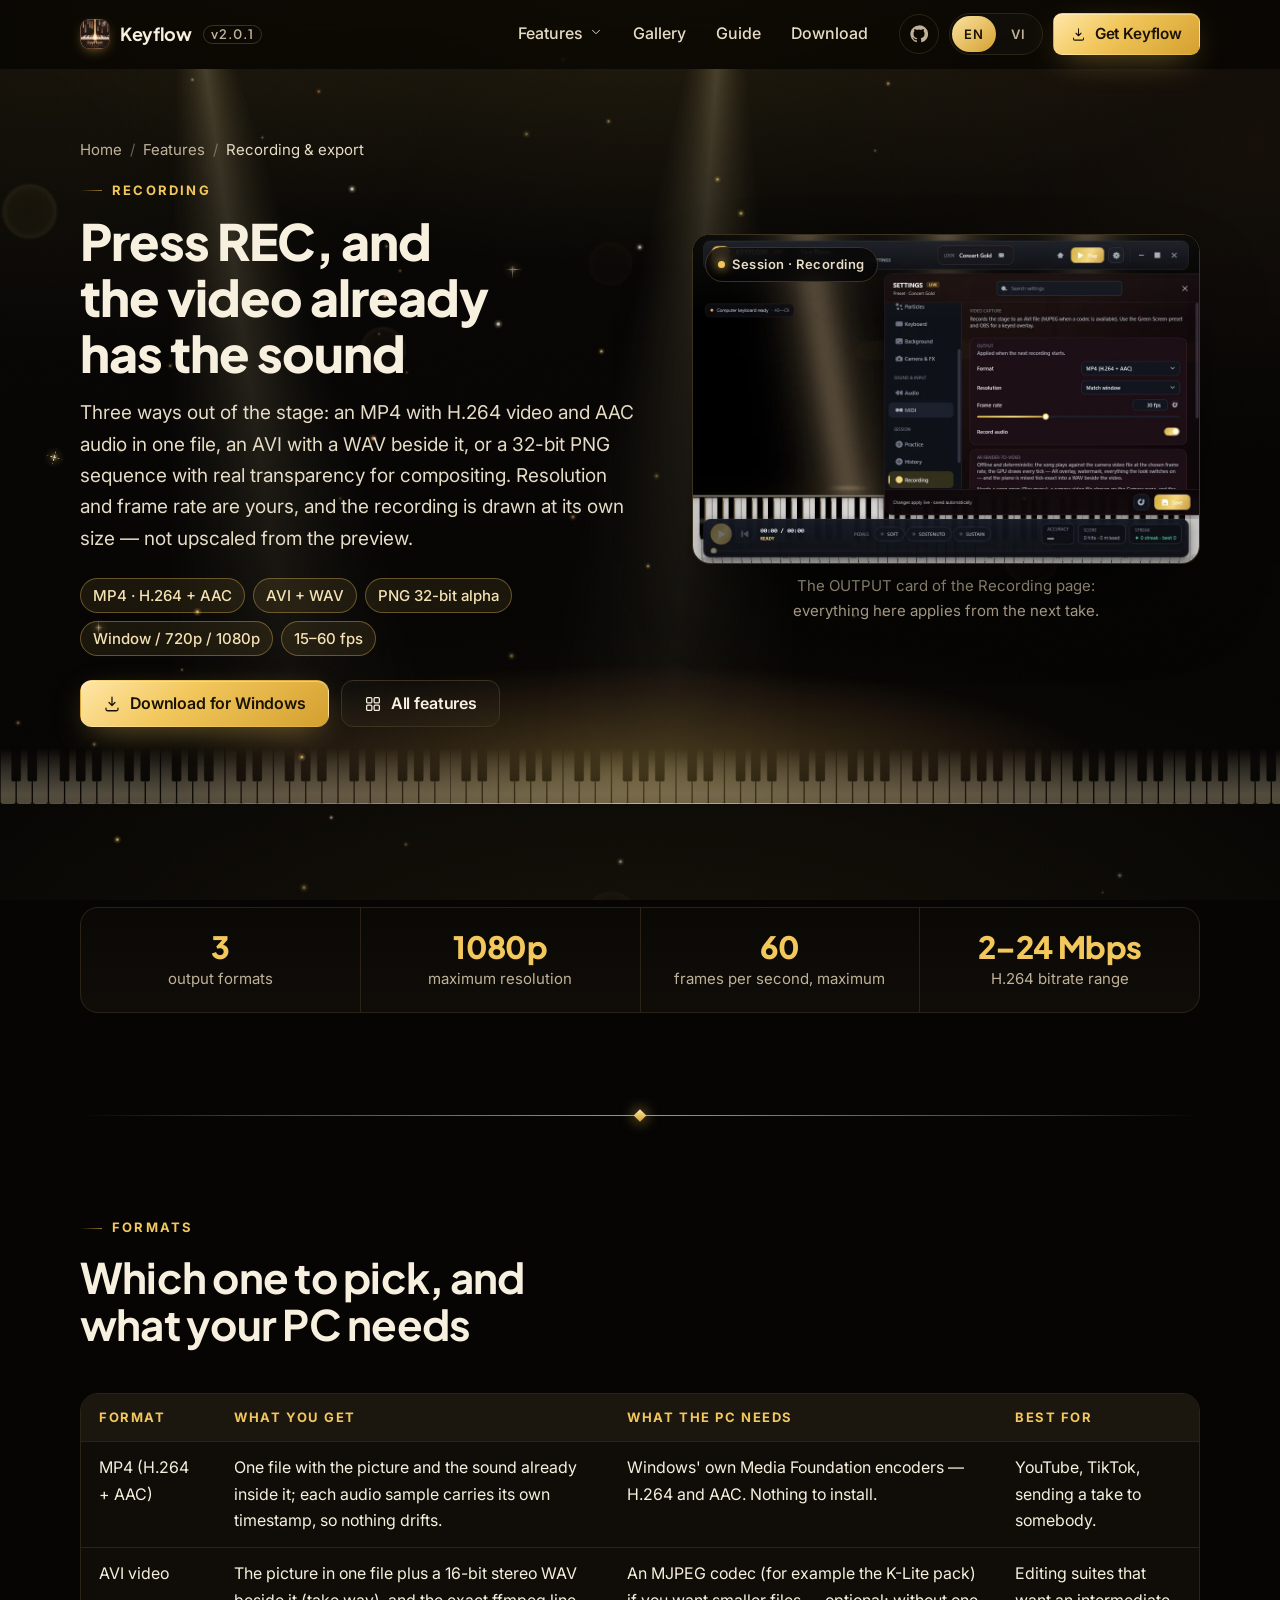
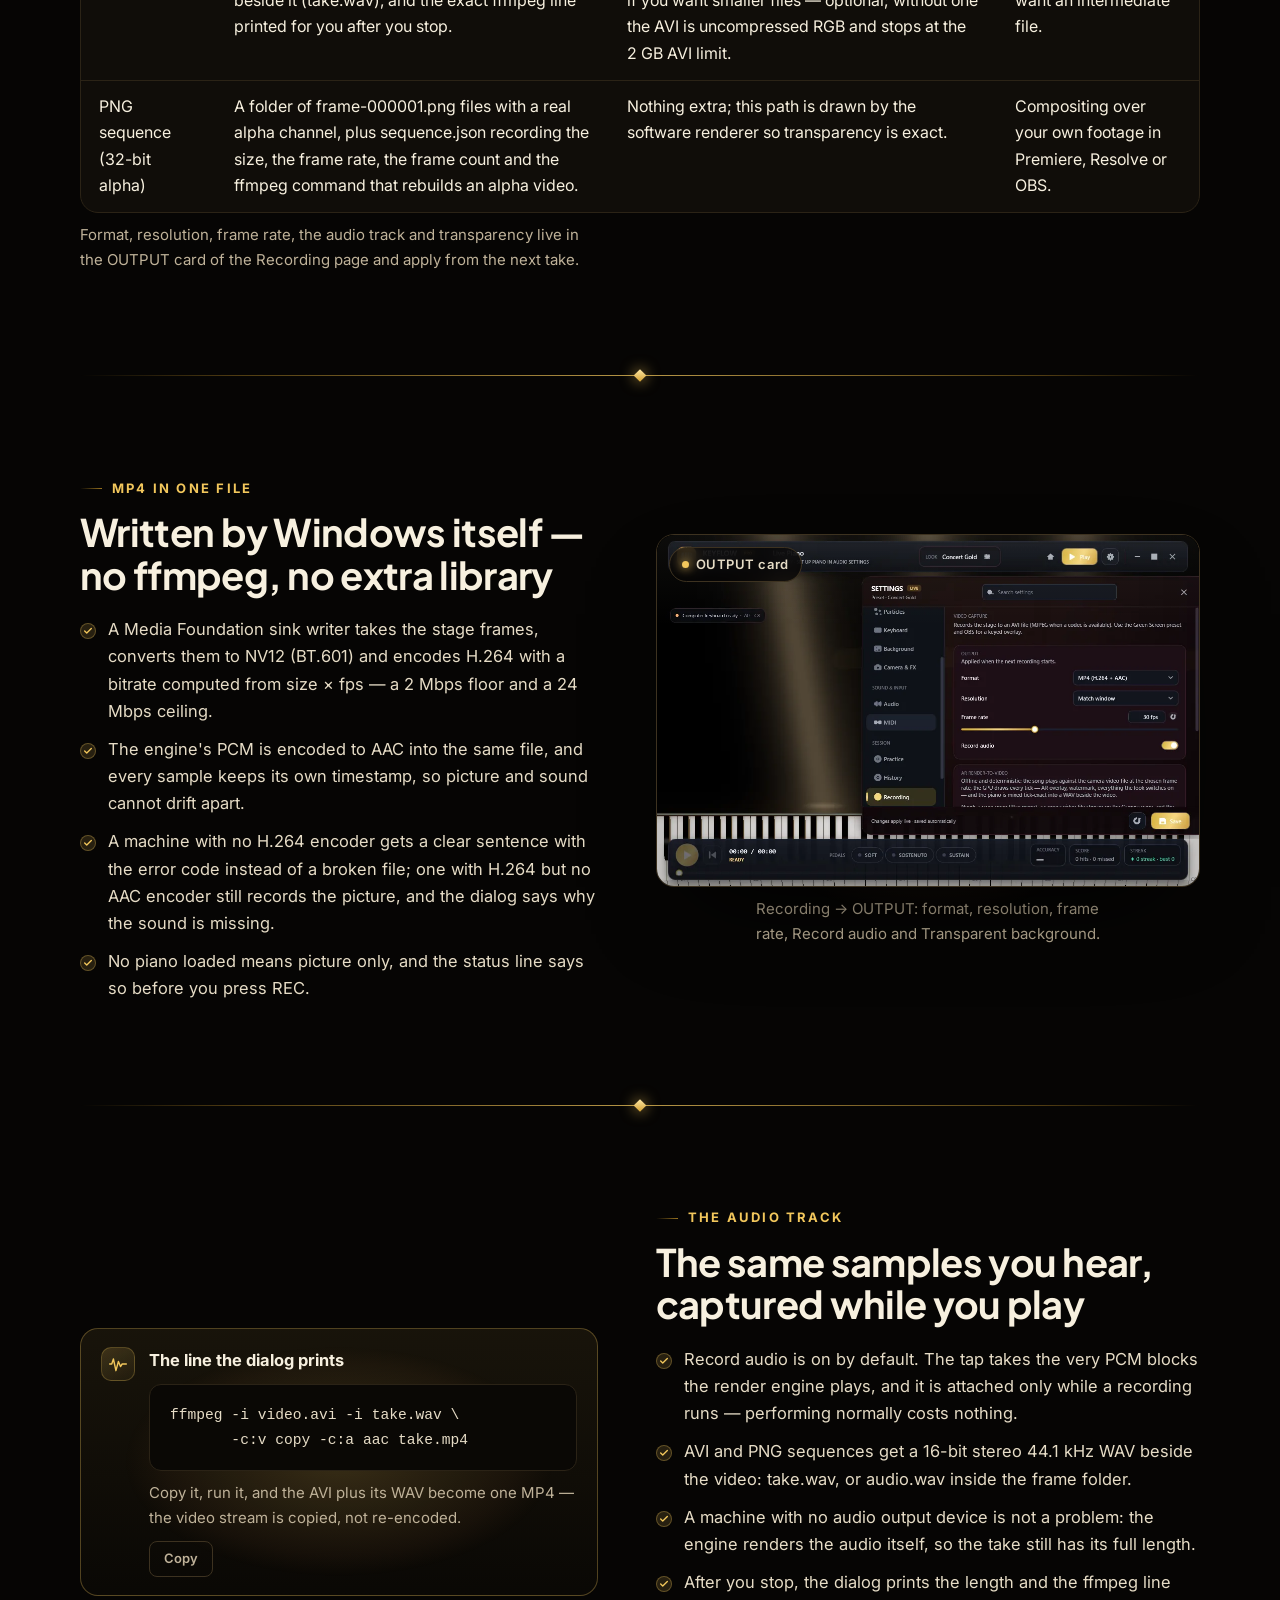
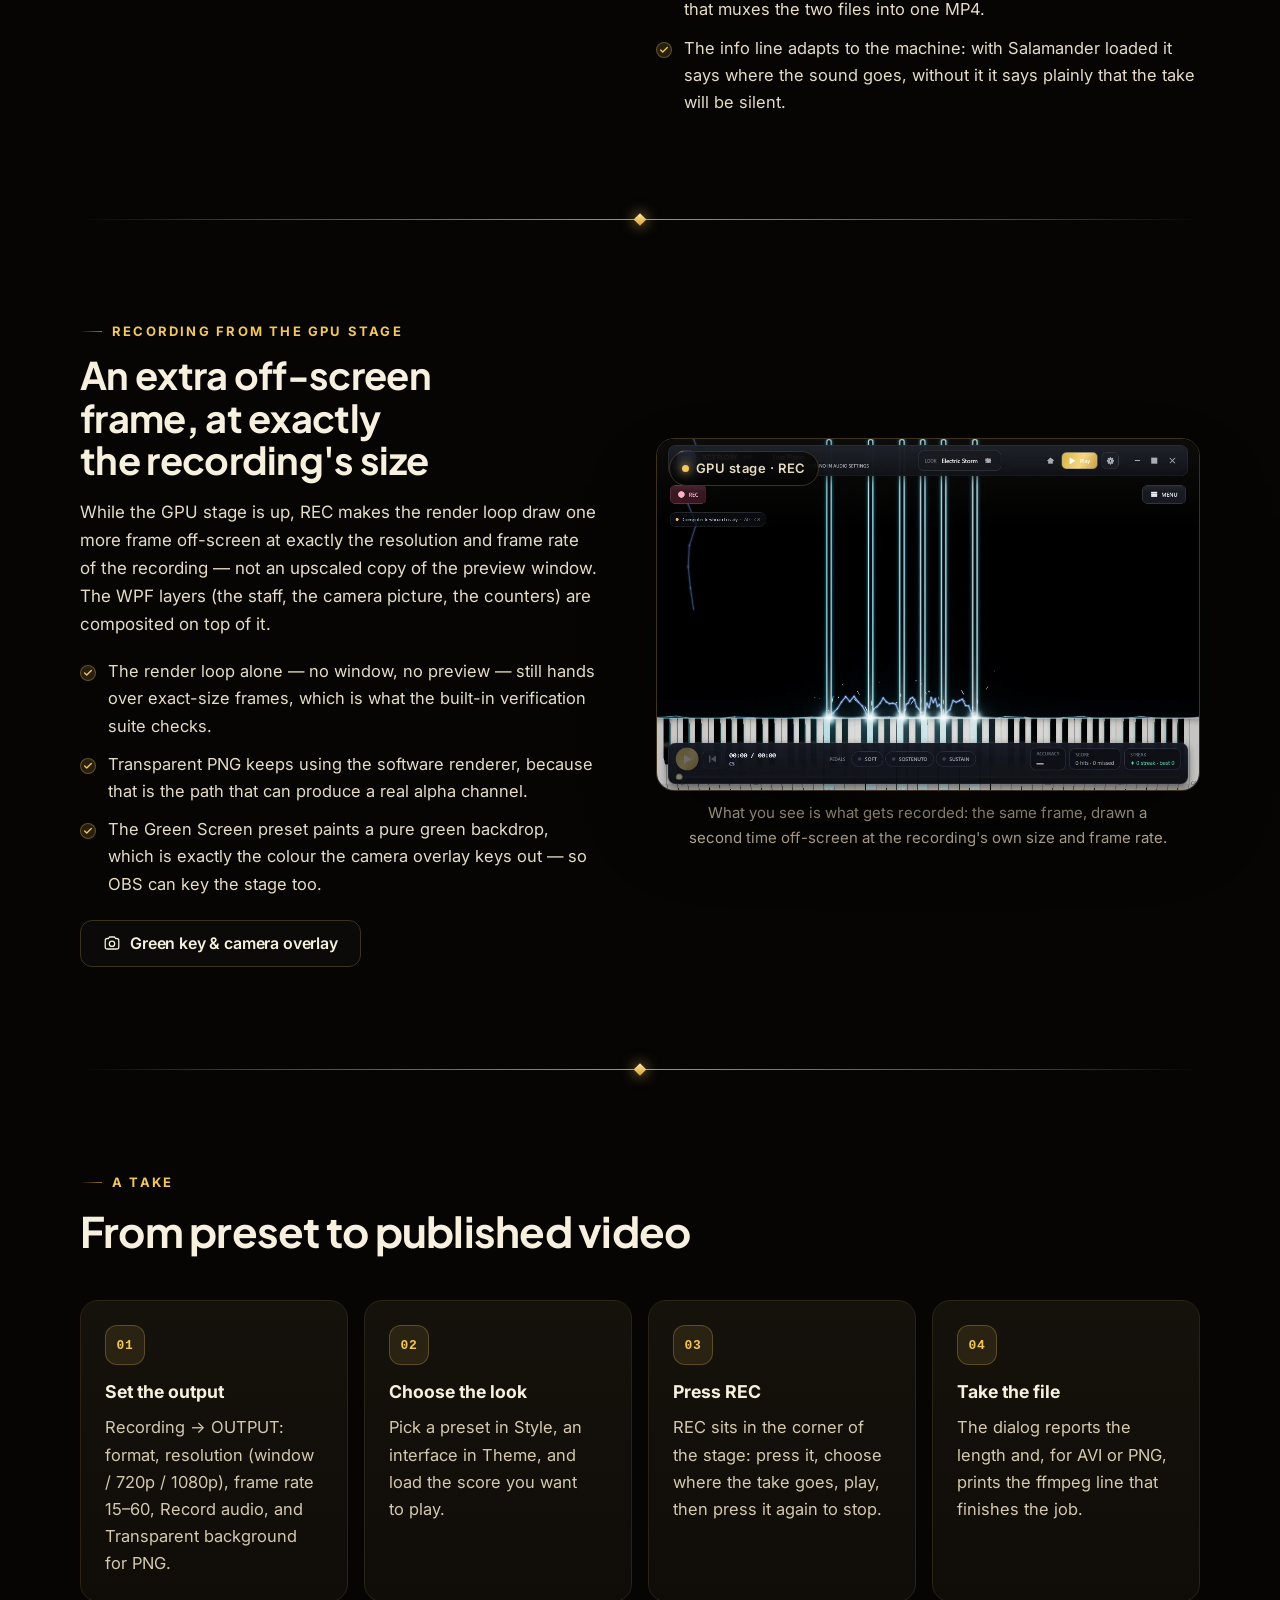
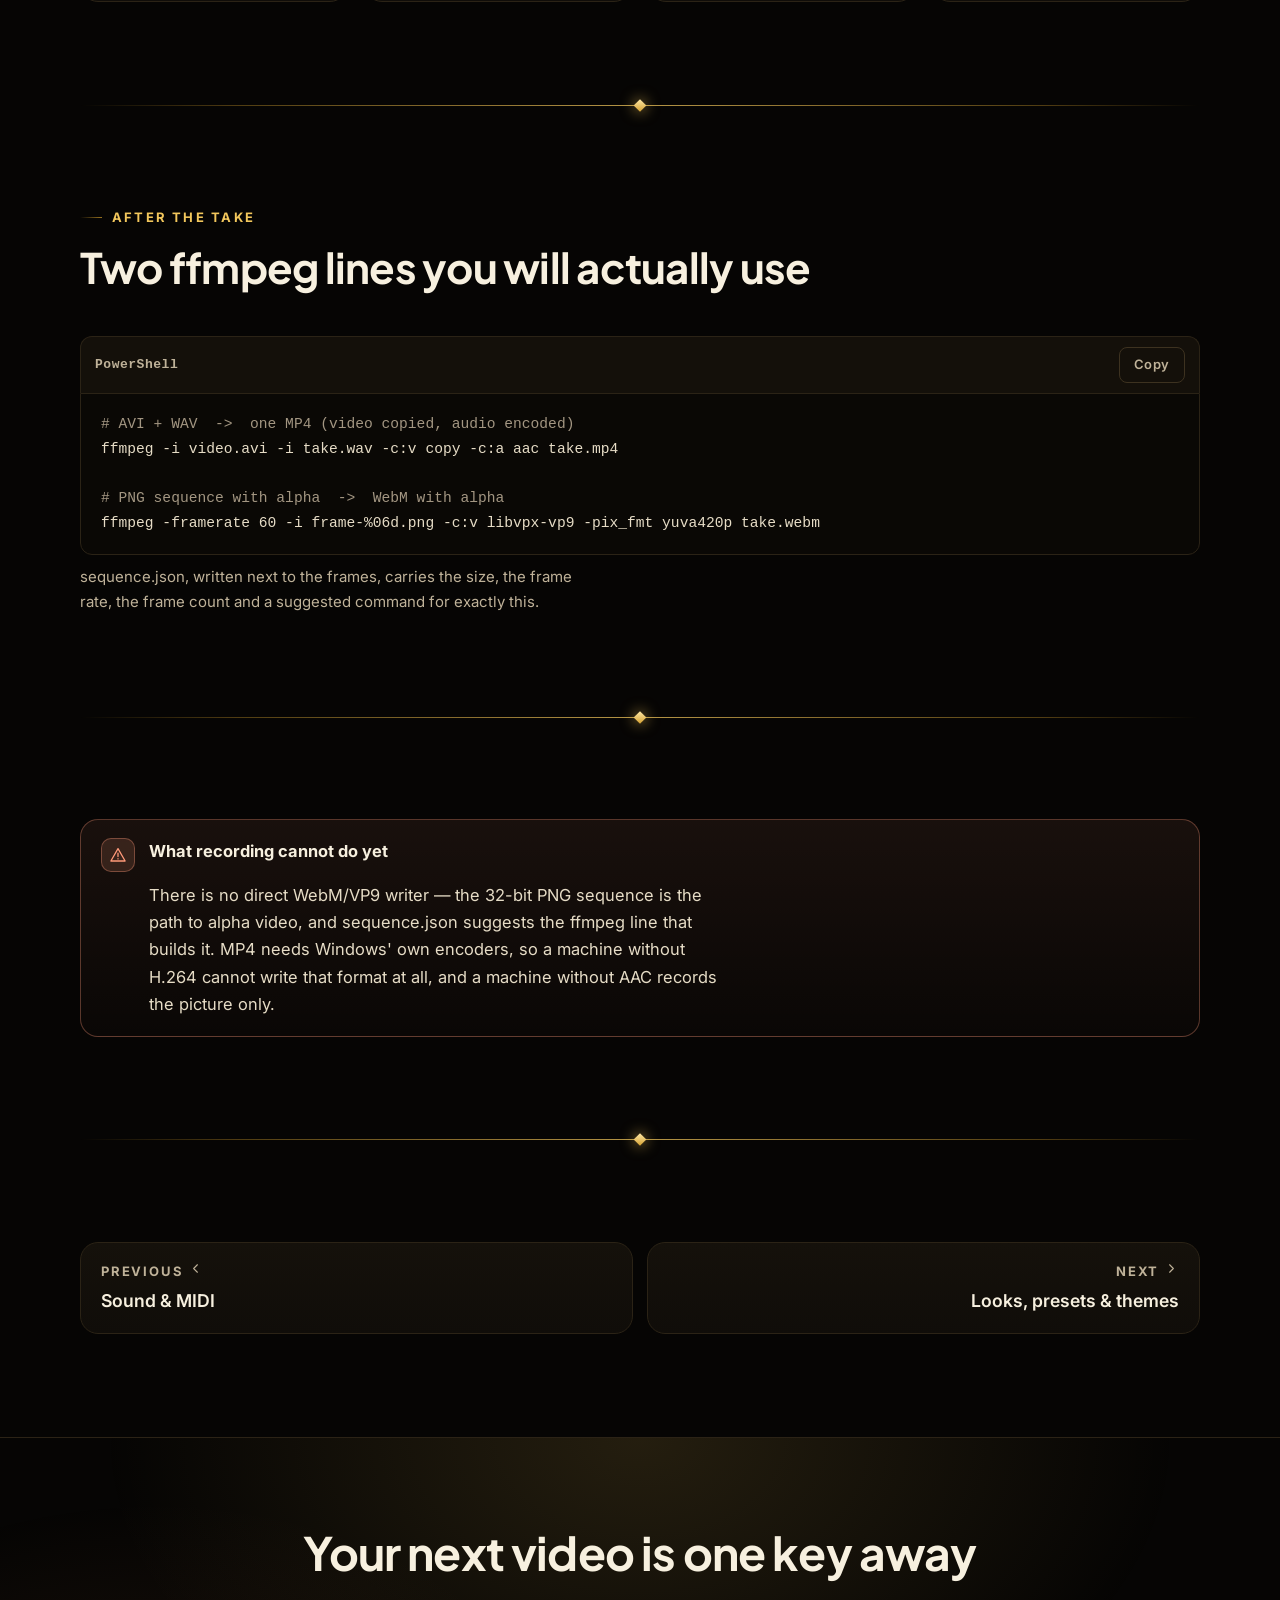
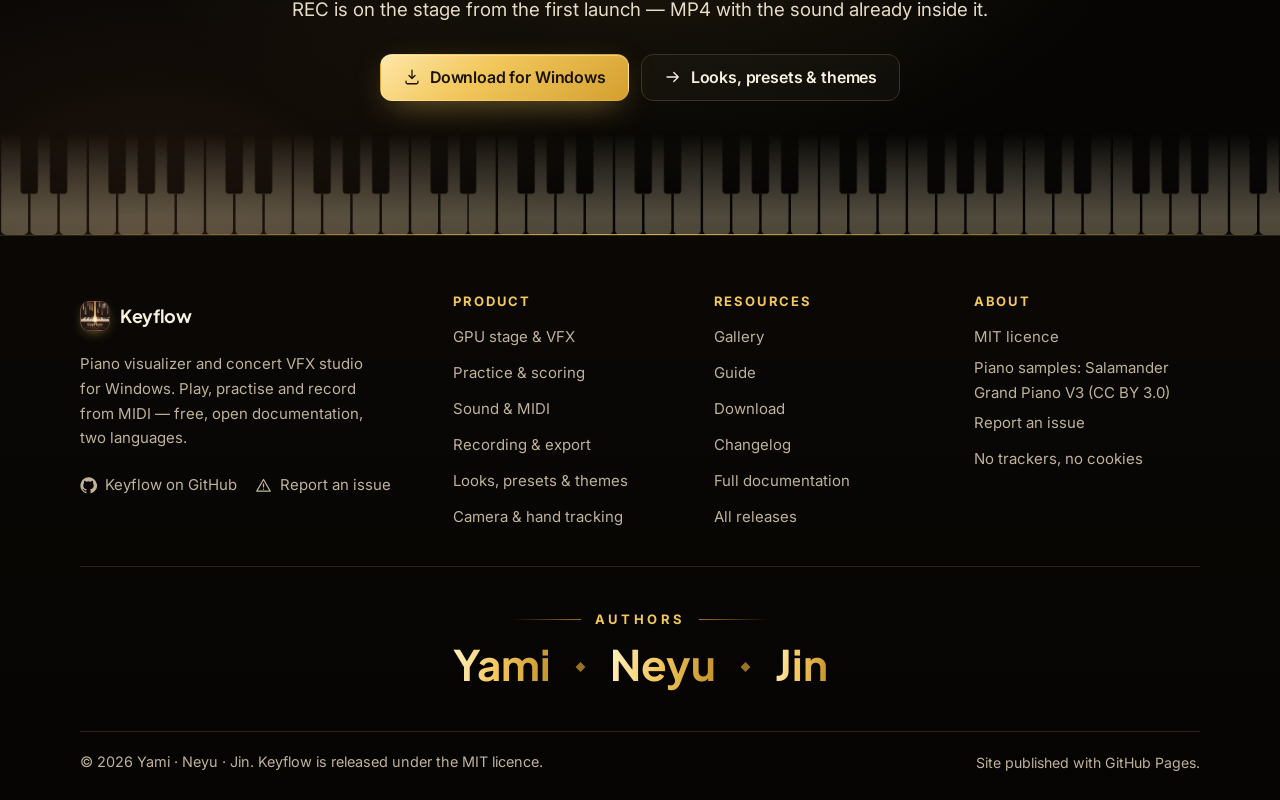
<file: features/recording.html>
<!doctype html>
<html lang="en" data-root="../">
<head>
<meta charset="utf-8">
<meta name="viewport" content="width=device-width, initial-scale=1">
<title data-i18n="ui.title">Recording &amp; export: MP4, AVI, PNG with alpha · Keyflow</title>
<meta name="description" content="Record the Keyflow stage to MP4 with H.264 video and AAC audio in one file, to AVI with a WAV beside it, or to a 32-bit PNG sequence with transparency — at window, 720p or 1080p and 15–60 fps, drawn off-screen at the recording&#x27;s own size." data-i18n-attr="content=ui.description">
<meta name="author" content="Yami, Neyu, Jin">
<meta name="copyright" content="© 2026 Yami, Neyu, Jin">
<link rel="canonical" href="https://ymkeyflow.online/features/recording.html">
<meta property="og:type" content="website">
<meta property="og:site_name" content="Keyflow">
<meta property="og:title" content="Recording &amp; export: MP4, AVI, PNG with alpha · Keyflow" data-i18n-attr="content=ui.title">
<meta property="og:description" content="Record the Keyflow stage to MP4 with H.264 video and AAC audio in one file, to AVI with a WAV beside it, or to a 32-bit PNG sequence with transparency — at window, 720p or 1080p and 15–60 fps, drawn off-screen at the recording&#x27;s own size." data-i18n-attr="content=ui.description">
<meta property="og:url" content="https://ymkeyflow.online/features/recording.html">
<meta property="og:image" content="https://ymkeyflow.online/previews/en/recording-dock.png">
<meta property="og:locale" content="en_US">
<meta property="og:locale:alternate" content="vi_VN">
<meta name="twitter:card" content="summary_large_image">
<meta name="twitter:title" content="Recording &amp; export: MP4, AVI, PNG with alpha · Keyflow" data-i18n-attr="content=ui.title">
<meta name="twitter:description" content="Record the Keyflow stage to MP4 with H.264 video and AAC audio in one file, to AVI with a WAV beside it, or to a 32-bit PNG sequence with transparency — at window, 720p or 1080p and 15–60 fps, drawn off-screen at the recording&#x27;s own size." data-i18n-attr="content=ui.description">
<meta name="theme-color" content="#060504">
<meta name="color-scheme" content="dark">
<link rel="icon" href="../logo.png" type="image/png">
<link rel="apple-touch-icon" href="../logo.png">
<link rel="preconnect" href="https://fonts.googleapis.com">
<link rel="preconnect" href="https://fonts.gstatic.com" crossorigin>
<link href="https://fonts.googleapis.com/css2?family=Inter:wght@400;500;600;700&family=Plus+Jakarta+Sans:wght@600;700;800&display=swap" rel="stylesheet">
<link rel="stylesheet" href="../style.css">
<script>/* Choose the language before the first paint; a timer lifts the veil if
        the dictionaries or site.js never arrive. */
(function () {
  try {
    var s = localStorage.getItem("keyflow-site-lang");
    var q = new URLSearchParams(location.search).get("lang");
    var want = q || s || ((navigator.language || "").toLowerCase().indexOf("vi") === 0 ? "vi" : "en");
    if (want === "vi") {
      document.documentElement.lang = "vi";
      document.documentElement.setAttribute("data-lang-pref", "vi");
      setTimeout(function () { document.documentElement.removeAttribute("data-lang-pref"); }, 2500);
    }
  } catch (e) { /* private mode */ }
})();</script>
<script defer src="../i18n/vi/ui.js"></script>
<script defer src="../i18n/vi/recording.js"></script>
<script defer src="../site.js"></script>
<script defer src="../stardust.js"></script>
<script type="application/ld+json">{
 "@context": "https://schema.org",
 "@type": "WebPage",
 "name": "Recording & export: MP4, AVI, PNG with alpha · Keyflow",
 "url": "https://ymkeyflow.online/features/recording.html",
 "inLanguage": [
  "en",
  "vi"
 ],
 "isPartOf": {
  "@type": "WebSite",
  "name": "Keyflow",
  "url": "https://ymkeyflow.online/"
 },
 "author": [
  {
   "@type": "Person",
   "name": "Yami"
  },
  {
   "@type": "Person",
   "name": "Neyu"
  },
  {
   "@type": "Person",
   "name": "Jin"
  }
 ],
 "copyrightHolder": [
  {
   "@type": "Person",
   "name": "Yami"
  },
  {
   "@type": "Person",
   "name": "Neyu"
  },
  {
   "@type": "Person",
   "name": "Jin"
  }
 ],
 "copyrightYear": 2026,
 "about": {
  "@context": "https://schema.org",
  "@type": "SoftwareApplication",
  "name": "Keyflow",
  "alternateName": "Keyflow · Piano Performance & Concert VFX Studio",
  "applicationCategory": "MultimediaApplication",
  "applicationSubCategory": "Piano visualization, practice and video production",
  "operatingSystem": "Windows 10 (22H2) or Windows 11, 64-bit",
  "softwareVersion": "2.0.1",
  "datePublished": "2026-10-13T10:42:59Z",
  "inLanguage": [
   "en",
   "vi"
  ],
  "isAccessibleForFree": true,
  "license": "https://github.com/lxmtuu/KeyFlow/blob/main/LICENSE",
  "downloadUrl": "https://github.com/lxmtuu/KeyFlow/releases/download/v2.0.1/Keyflow-Setup-2.0.1.exe",
  "softwareRequirements": "Windows 10 (22H2) or Windows 11, 64-bit; Direct3D 11 GPU (feature level 11_0, shader model 5.0); about 748 MB free for the piano samples",
  "screenshot": "https://ymkeyflow.online/previews/en/stage-gpu-galaxy.png",
  "author": [
   {
    "@type": "Person",
    "name": "Yami"
   },
   {
    "@type": "Person",
    "name": "Neyu"
   },
   {
    "@type": "Person",
    "name": "Jin"
   }
  ],
  "copyrightHolder": [
   {
    "@type": "Person",
    "name": "Yami"
   },
   {
    "@type": "Person",
    "name": "Neyu"
   },
   {
    "@type": "Person",
    "name": "Jin"
   }
  ],
  "copyrightYear": 2026,
  "featureList": [
   "Direct3D 11 GPU stage with 16-bit HDR and multi-level bloom",
   "Ray-traced keyboard in 88, 76, 61 or 49 keys (GGX, softbox penumbra, ACES tonemap)",
   "Practice modes: follow along, wait for my note, one hand, A-B loop",
   "Recording to MP4 (H.264 + AAC), AVI or 32-bit PNG sequence with alpha",
   "MIDI and MusicXML import; Salamander Grand Piano V3 downloaded on request",
   "Hall, convolution and impulse-response reverb, continuous damper, string resonance",
   "14 stage presets, three concert themes and a user theme studio",
   "Share a whole look as one KEYFLOW-LOOK-2 line of text",
   "Webcam overlay with green key, classical hand tracking and an AR overlay calibrated to the real keys",
   "English and Tiếng Việt, switched live without a restart"
  ],
  "url": "https://ymkeyflow.online/features/recording.html"
 }
}</script>
<script type="application/ld+json">{"@context": "https://schema.org", "@type": "BreadcrumbList", "itemListElement": [{"@type": "ListItem", "position": 1, "name": "Home", "item": "https://ymkeyflow.online/"}, {"@type": "ListItem", "position": 2, "name": "Features", "item": "https://ymkeyflow.online/index.html#features"}, {"@type": "ListItem", "position": 3, "name": "Recording & export", "item": "https://ymkeyflow.online/features/recording.html"}]}</script>
</head>
<body>

<a class="skip" href="#main" data-i18n="ui.skip">Skip to content</a>
<div class="progress" aria-hidden="true"></div>
<header class="nav">
  <div class="nav-in">
    <a class="brand" href="../index.html">
      <img src="../logo.png" width="30" height="30" alt="" decoding="async">
      <span>Keyflow</span><span class="ver">v<span data-release-tag>2.0.1</span></span>
    </a>
    <nav class="nav-links" aria-label="Main navigation" data-i18n-attr="aria-label=ui.nav.label">
      <div class="has-menu">
        <button type="button" class="menu-btn" aria-haspopup="true"><span data-i18n="ui.nav.features">Features</span>
          <span class="caret"><svg viewBox="0 0 24 24" width="14" height="14" aria-hidden="true" focusable="false" fill="none" stroke="currentColor" stroke-width="1.7" stroke-linecap="round" stroke-linejoin="round"><path d="m6 9 6 6 6-6"/></svg></span></button>
        <div class="menu">
          <div class="menu-grid"><a class="menu-item" href="../features/stage.html"><span class="ico"><svg viewBox="0 0 24 24" width="18" height="18" aria-hidden="true" focusable="false" fill="none" stroke="currentColor" stroke-width="1.7" stroke-linecap="round" stroke-linejoin="round"><path d="M9 3v3M15 3v3M9 18v3M15 18v3M3 9h3M3 15h3M18 9h3M18 15h3"/><rect x="6" y="6" width="12" height="12" rx="2"/><rect x="10" y="10" width="4" height="4" rx="1"/></svg></span><span><b data-i18n="feature.stage">GPU stage & VFX</b><span data-i18n="feature.stage.d">Direct3D 11 render loop, HDR bloom, 24,000 particles, ray-traced keys</span></span></a><a class="menu-item" href="../features/practice.html"><span class="ico"><svg viewBox="0 0 24 24" width="18" height="18" aria-hidden="true" focusable="false" fill="none" stroke="currentColor" stroke-width="1.7" stroke-linecap="round" stroke-linejoin="round"><circle cx="12" cy="12" r="8.5"/><circle cx="12" cy="12" r="4.5"/><circle cx="12" cy="12" r="1" fill="currentColor" stroke="none"/></svg></span><span><b data-i18n="feature.practice">Practice & scoring</b><span data-i18n="feature.practice.d">Wait-for-note, one hand, A-B loop, history, ghost and staff layer</span></span></a><a class="menu-item" href="../features/sound.html"><span class="ico"><svg viewBox="0 0 24 24" width="18" height="18" aria-hidden="true" focusable="false" fill="none" stroke="currentColor" stroke-width="1.7" stroke-linecap="round" stroke-linejoin="round"><path d="M2 12h2.5l2-6 3 14 3-11 2.5 6 2-3H22"/></svg></span><span><b data-i18n="feature.sound">Sound & MIDI</b><span data-i18n="feature.sound.d">Salamander Grand Piano V3 (one-time download), hall and convolution reverb, three pedals, MIDI in and out</span></span></a><a class="menu-item" href="../features/recording.html" aria-current="page"><span class="ico"><svg viewBox="0 0 24 24" width="18" height="18" aria-hidden="true" focusable="false" fill="none" stroke="currentColor" stroke-width="1.7" stroke-linecap="round" stroke-linejoin="round"><circle cx="12" cy="12" r="8.5"/><circle cx="12" cy="12" r="3.5" fill="currentColor" stroke="none"/></svg></span><span><b data-i18n="feature.recording">Recording & export</b><span data-i18n="feature.recording.d">MP4 with the sound inside, AVI, or 32-bit PNG with transparency</span></span></a><a class="menu-item" href="../features/design.html"><span class="ico"><svg viewBox="0 0 24 24" width="18" height="18" aria-hidden="true" focusable="false" fill="none" stroke="currentColor" stroke-width="1.7" stroke-linecap="round" stroke-linejoin="round"><path d="M12 21a9 9 0 1 1 9-9c0 2-1.6 3-3.4 3H16a2 2 0 0 0-1.4 3.4c.5.6.2 1.6-.6 2A8.9 8.9 0 0 1 12 21Z"/><circle cx="8" cy="10" r="1.2" fill="currentColor" stroke="none"/><circle cx="12" cy="7.5" r="1.2" fill="currentColor" stroke="none"/><circle cx="16" cy="10" r="1.2" fill="currentColor" stroke="none"/></svg></span><span><b data-i18n="feature.design">Looks, presets & themes</b><span data-i18n="feature.design.d">14 built-in presets, three concert themes, a theme studio and one-line share codes</span></span></a><a class="menu-item" href="../features/camera.html"><span class="ico"><svg viewBox="0 0 24 24" width="18" height="18" aria-hidden="true" focusable="false" fill="none" stroke="currentColor" stroke-width="1.7" stroke-linecap="round" stroke-linejoin="round"><path d="M3 8.5A2.5 2.5 0 0 1 5.5 6h1.8l1.3-2h6.8l1.3 2h1.8A2.5 2.5 0 0 1 21 8.5v9A2.5 2.5 0 0 1 18.5 20h-13A2.5 2.5 0 0 1 3 17.5v-9Z"/><circle cx="12" cy="13" r="3.6"/></svg></span><span><b data-i18n="feature.camera">Camera & hand tracking</b><span data-i18n="feature.camera.d">Webcam overlay with green key, classical hand tracking, and an AR overlay on the real keys</span></span></a></div>
          <div class="menu-foot"><span data-i18n="ui.menu.foot">Every feature ships in the same free download — English and Tiếng Việt included.</span>
            <a class="link-more" href="../index.html#features"><span data-i18n="ui.allfeatures">All features</span>
              <span class="arw"><svg viewBox="0 0 24 24" width="15" height="15" aria-hidden="true" focusable="false" fill="none" stroke="currentColor" stroke-width="1.7" stroke-linecap="round" stroke-linejoin="round"><path d="M4 12h15m0 0-6-6m6 6-6 6"/></svg></span></a></div>
        </div>
      </div>
      <a href="../gallery.html" data-i18n="ui.nav.gallery">Gallery</a>
      <a href="../guide.html" data-i18n="ui.nav.guide">Guide</a>
      <a href="../download.html" data-i18n="ui.nav.download">Download</a>
    </nav>
    <div class="nav-tools">
      <a class="icon-link" href="https://github.com/lxmtuu/KeyFlow" target="_blank" rel="noopener" title="GitHub"
         data-i18n-attr="aria-label=ui.github" aria-label="Keyflow on GitHub"><svg viewBox="0 0 24 24" width="18" height="18" aria-hidden="true" focusable="false" fill="none" stroke="currentColor" stroke-width="1.7" stroke-linecap="round" stroke-linejoin="round"><path fill="currentColor" stroke="none" d="M12 .5a11.5 11.5 0 0 0-3.64 22.41c.58.1.79-.25.79-.56v-2c-3.2.7-3.88-1.37-3.88-1.37-.52-1.33-1.28-1.69-1.28-1.69-1.04-.71.08-.7.08-.7 1.15.08 1.76 1.19 1.76 1.19 1.03 1.76 2.69 1.25 3.35.96.1-.74.4-1.25.73-1.54-2.55-.29-5.24-1.28-5.24-5.69 0-1.26.45-2.28 1.19-3.09-.12-.29-.52-1.46.11-3.05 0 0 .97-.31 3.17 1.18a11 11 0 0 1 5.77 0c2.2-1.49 3.17-1.18 3.17-1.18.63 1.59.23 2.76.11 3.05.74.81 1.19 1.83 1.19 3.09 0 4.42-2.7 5.4-5.27 5.68.41.36.78 1.06.78 2.14v3.17c0 .31.21.67.8.56A11.5 11.5 0 0 0 12 .5Z"/></svg></a>
      <div class="lang" role="group" data-i18n-attr="aria-label=ui.lang" aria-label="Language">
        <button type="button" data-lang="en" aria-pressed="true">EN</button>
        <button type="button" data-lang="vi" aria-pressed="false">VI</button>
      </div>
      <a class="btn btn-gold btn-sm" href="../download.html"><svg viewBox="0 0 24 24" width="15" height="15" aria-hidden="true" focusable="false" fill="none" stroke="currentColor" stroke-width="1.7" stroke-linecap="round" stroke-linejoin="round"><path d="M12 3v11m0 0 4-4m-4 4-4-4M4 17.5V19a2 2 0 0 0 2 2h12a2 2 0 0 0 2-2v-1.5"/></svg> <span data-i18n="ui.nav.cta">Get Keyflow</span></a>
      <button type="button" class="burger" data-i18n-attr="aria-label=ui.menu" aria-label="Menu"
              aria-controls="drawer"><svg viewBox="0 0 24 24" width="20" height="20" aria-hidden="true" focusable="false" fill="none" stroke="currentColor" stroke-width="1.7" stroke-linecap="round" stroke-linejoin="round"><path d="M3.5 6.5h17M3.5 12h17M3.5 17.5h17"/></svg></button>
    </div>
  </div>
</header>
<div class="drawer" id="drawer" role="dialog" aria-modal="true" aria-label="Site menu" data-i18n-attr="aria-label=ui.drawer.label"><div class="drawer-panel"><div class="drawer-top"><a class="brand" href="../index.html"><img src="../logo.png" width="28" height="28" alt=""><span>Keyflow</span></a><button type="button" class="drawer-close" data-i18n-attr="aria-label=ui.close" aria-label="Close"><svg viewBox="0 0 24 24" width="18" height="18" aria-hidden="true" focusable="false" fill="none" stroke="currentColor" stroke-width="1.7" stroke-linecap="round" stroke-linejoin="round"><path d="M18 6 6 18M6 6l12 12"/></svg></button></div><p class="dgroup" data-i18n="ui.nav.features">Features</p><a class="dlink dsub" href="../features/stage.html" data-i18n="feature.stage">GPU stage & VFX</a><a class="dlink dsub" href="../features/practice.html" data-i18n="feature.practice">Practice & scoring</a><a class="dlink dsub" href="../features/sound.html" data-i18n="feature.sound">Sound & MIDI</a><a class="dlink dsub" href="../features/recording.html" aria-current="page" data-i18n="feature.recording">Recording & export</a><a class="dlink dsub" href="../features/design.html" data-i18n="feature.design">Looks, presets & themes</a><a class="dlink dsub" href="../features/camera.html" data-i18n="feature.camera">Camera & hand tracking</a><p class="dgroup" data-i18n="ui.drawer.pages">Pages</p><a class="dlink" href="../index.html" data-i18n="ui.home">Home</a><a class="dlink" href="../gallery.html" data-i18n="ui.nav.gallery">Gallery</a><a class="dlink" href="../guide.html" data-i18n="ui.nav.guide">Guide</a><a class="dlink" href="../download.html" data-i18n="ui.nav.download">Download</a><div class="drawer-foot"><a class="btn btn-gold btn-block" href="../download.html"><svg viewBox="0 0 24 24" width="17" height="17" aria-hidden="true" focusable="false" fill="none" stroke="currentColor" stroke-width="1.7" stroke-linecap="round" stroke-linejoin="round"><path d="M12 3v11m0 0 4-4m-4 4-4-4M4 17.5V19a2 2 0 0 0 2 2h12a2 2 0 0 0 2-2v-1.5"/></svg> <span data-i18n="ui.nav.download">Download</span></a><a class="btn btn-ghost btn-block" href="https://github.com/lxmtuu/KeyFlow" target="_blank" rel="noopener"><svg viewBox="0 0 24 24" width="17" height="17" aria-hidden="true" focusable="false" fill="none" stroke="currentColor" stroke-width="1.7" stroke-linecap="round" stroke-linejoin="round"><path fill="currentColor" stroke="none" d="M12 .5a11.5 11.5 0 0 0-3.64 22.41c.58.1.79-.25.79-.56v-2c-3.2.7-3.88-1.37-3.88-1.37-.52-1.33-1.28-1.69-1.28-1.69-1.04-.71.08-.7.08-.7 1.15.08 1.76 1.19 1.76 1.19 1.03 1.76 2.69 1.25 3.35.96.1-.74.4-1.25.73-1.54-2.55-.29-5.24-1.28-5.24-5.69 0-1.26.45-2.28 1.19-3.09-.12-.29-.52-1.46.11-3.05 0 0 .97-.31 3.17 1.18a11 11 0 0 1 5.77 0c2.2-1.49 3.17-1.18 3.17-1.18.63 1.59.23 2.76.11 3.05.74.81 1.19 1.83 1.19 3.09 0 4.42-2.7 5.4-5.27 5.68.41.36.78 1.06.78 2.14v3.17c0 .31.21.67.8.56A11.5 11.5 0 0 0 12 .5Z"/></svg> GitHub</a><div class="lang" role="group" style="justify-content:center" data-i18n-attr="aria-label=ui.lang" aria-label="Language"><button type="button" data-lang="en" aria-pressed="true">EN</button><button type="button" data-lang="vi" aria-pressed="false">VI</button></div></div></div></div>
<main id="main">
<section class="pagehero"><div class="stage-fx stage-fx-page" aria-hidden="true"><i class="beam b1"></i><i class="beam b2"></i><i class="beam b3"></i><i class="floor"></i><i class="keys"></i></div><div class="container pagehero-in"><div class="split-copy"><nav class="crumbs" aria-label="Breadcrumb" data-i18n-attr="aria-label=ui.breadcrumb"><ol><li><a href="../index.html" data-i18n="ui.home">Home</a></li><li aria-hidden="true" class="sep">/</li><li><a href="../index.html#features" data-i18n="ui.nav.features">Features</a></li><li aria-hidden="true" class="sep">/</li><li aria-current="page" data-i18n="feature.recording">Recording & export</li></ol></nav><p class="eyebrow" data-i18n="recording.13">Recording</p><h1 data-i18n="recording.14">Press REC, and the video already has the sound</h1><p class="lead" data-i18n="recording.15">Three ways out of the stage: an MP4 with H.264 video and AAC audio in one file, an AVI with a WAV beside it, or a 32-bit PNG sequence with real transparency for compositing. Resolution and frame rate are yours, and the recording is drawn at its own size — not upscaled from the preview.</p><div class="meta-chips"><span class="chip gold" data-i18n="recording.16">MP4 · H.264 + AAC</span><span class="chip gold" data-i18n="recording.17">AVI + WAV</span><span class="chip gold" data-i18n="recording.18">PNG 32-bit alpha</span><span class="chip gold" data-i18n="recording.19">Window / 720p / 1080p</span><span class="chip gold" data-i18n="recording.20">15–60 fps</span></div><div style="margin-top:24px"><div class="actions"><a class="btn btn-gold" href="../download.html"><svg viewBox="0 0 24 24" width="18" height="18" aria-hidden="true" focusable="false" fill="none" stroke="currentColor" stroke-width="1.7" stroke-linecap="round" stroke-linejoin="round"><path d="M12 3v11m0 0 4-4m-4 4-4-4M4 17.5V19a2 2 0 0 0 2 2h12a2 2 0 0 0 2-2v-1.5"/></svg> <span data-i18n="recording.21">Download for Windows</span></a><a class="btn btn-ghost" href="../index.html#features"><svg viewBox="0 0 24 24" width="18" height="18" aria-hidden="true" focusable="false" fill="none" stroke="currentColor" stroke-width="1.7" stroke-linecap="round" stroke-linejoin="round"><rect x="3.5" y="3.5" width="7" height="7" rx="1.6"/><rect x="13.5" y="3.5" width="7" height="7" rx="1.6"/><rect x="3.5" y="13.5" width="7" height="7" rx="1.6"/><rect x="13.5" y="13.5" width="7" height="7" rx="1.6"/></svg> <span data-i18n="ui.allfeatures">All features</span></a></div></div></div><div class="split-media"><figure class="shot" style="margin:0" data-lightbox data-lb-item><div class="frame" data-shot="recording-dock"><picture><source type="image/webp" srcset="../previews/webp/en/recording-dock.webp"><img src="../previews/en/recording-dock.png" width="1080" height="700" data-i18n-attr="alt=recording.1.alt" alt="The Recording page: format, resolution, frame rate, audio and transparency" decoding="async" fetchpriority="high"></picture><span class="frame-badge"><span class="dot"></span><span data-i18n="recording.2">Session · Recording</span></span><button type="button" class="lb-trigger" data-i18n-attr="aria-label=ui.lb.enlarge" aria-label="Enlarge picture"><svg viewBox="0 0 24 24" width="20" height="20" aria-hidden="true" focusable="false" fill="none" stroke="currentColor" stroke-width="1.7" stroke-linecap="round" stroke-linejoin="round"><circle cx="11" cy="11" r="6.5"/><path d="m16 16 4.5 4.5M11 8.3v5.4M8.3 11h5.4"/></svg></button></div><figcaption class="frame-cap lb-caption" data-i18n="recording.3">The OUTPUT card of the Recording page: everything here applies from the next take.</figcaption></figure></div></div></section>
<section class="section band"><div class="container"><div class="stats four"><div class="stat"><b data-i18n="recording.22" data-count="3">3</b><span data-i18n="recording.23">output formats</span></div><div class="stat"><b data-i18n="recording.24">1080p</b><span data-i18n="recording.25">maximum resolution</span></div><div class="stat"><b data-i18n="recording.26" data-count="60">60</b><span data-i18n="recording.27">frames per second, maximum</span></div><div class="stat"><b data-i18n="recording.28">2–24 Mbps</b><span data-i18n="recording.29">H.264 bitrate range</span></div></div></div></section>
<section id="formats" class="section"><div class="container"><div class="section-head"><p class="eyebrow" data-i18n="recording.47">Formats</p><h2 data-i18n="recording.48">Which one to pick, and what your PC needs</h2></div><div class="table-wrap reveal"><table class="data"><thead><tr><th scope="col" data-i18n="recording.30">Format</th><th scope="col" data-i18n="recording.31">What you get</th><th scope="col" data-i18n="recording.32">What the PC needs</th><th scope="col" data-i18n="recording.33">Best for</th></tr></thead><tbody><tr><td data-i18n="recording.34">MP4 (H.264 + AAC)</td><td data-i18n="recording.35">One file with the picture and the sound already inside it; each audio sample carries its own timestamp, so nothing drifts.</td><td data-i18n="recording.36">Windows' own Media Foundation encoders — H.264 and AAC. Nothing to install.</td><td data-i18n="recording.37">YouTube, TikTok, sending a take to somebody.</td></tr><tr><td data-i18n="recording.38">AVI video</td><td data-i18n="recording.39">The picture in one file plus a 16-bit stereo WAV beside it (take.wav), and the exact ffmpeg line printed for you after you stop.</td><td data-i18n="recording.40">An MJPEG codec (for example the K-Lite pack) if you want smaller files — optional; without one the AVI is uncompressed RGB and stops at the 2 GB AVI limit.</td><td data-i18n="recording.41">Editing suites that want an intermediate file.</td></tr><tr><td data-i18n="recording.42">PNG sequence (32-bit alpha)</td><td data-i18n="recording.43">A folder of frame-000001.png files with a real alpha channel, plus sequence.json recording the size, the frame rate, the frame count and the ffmpeg command that rebuilds an alpha video.</td><td data-i18n="recording.44">Nothing extra; this path is drawn by the software renderer so transparency is exact.</td><td data-i18n="recording.45">Compositing over your own footage in Premiere, Resolve or OBS.</td></tr></tbody></table></div><p class="table-note" data-i18n="recording.46">Format, resolution, frame rate, the audio track and transparency live in the OUTPUT card of the Recording page and apply from the next take.</p></div></section>
<section id="mp4" class="section"><div class="container split"><div class="split-copy reveal"><p class="eyebrow" data-i18n="recording.49">MP4 in one file</p><h2 data-i18n="recording.50">Written by Windows itself — no ffmpeg, no extra library</h2><ul class="ticks"><li data-i18n="recording.51">A Media Foundation sink writer takes the stage frames, converts them to NV12 (BT.601) and encodes H.264 with a bitrate computed from size × fps — a 2 Mbps floor and a 24 Mbps ceiling.</li><li data-i18n="recording.52">The engine's PCM is encoded to AAC into the same file, and every sample keeps its own timestamp, so picture and sound cannot drift apart.</li><li data-i18n="recording.53">A machine with no H.264 encoder gets a clear sentence with the error code instead of a broken file; one with H.264 but no AAC encoder still records the picture, and the dialog says why the sound is missing.</li><li data-i18n="recording.54">No piano loaded means picture only, and the status line says so before you press REC.</li></ul></div><div class="split-media reveal"><figure class="shot" style="margin:0" data-lightbox data-lb-item><div class="frame" data-shot="recording-dock"><picture><source type="image/webp" srcset="../previews/webp/en/recording-dock.webp"><img src="../previews/en/recording-dock.png" width="1080" height="700" data-i18n-attr="alt=recording.4.alt" alt="The Recording page of the settings dock" decoding="async" loading="lazy"></picture><span class="frame-badge"><span class="dot"></span><span data-i18n="recording.5">OUTPUT card</span></span><button type="button" class="lb-trigger" data-i18n-attr="aria-label=ui.lb.enlarge" aria-label="Enlarge picture"><svg viewBox="0 0 24 24" width="20" height="20" aria-hidden="true" focusable="false" fill="none" stroke="currentColor" stroke-width="1.7" stroke-linecap="round" stroke-linejoin="round"><circle cx="11" cy="11" r="6.5"/><path d="m16 16 4.5 4.5M11 8.3v5.4M8.3 11h5.4"/></svg></button></div><figcaption class="frame-cap lb-caption" data-i18n="recording.6">Recording → OUTPUT: format, resolution, frame rate, Record audio and Transparent background.</figcaption></figure></div></div></section>
<section id="audio" class="section"><div class="container split flip"><div class="split-copy reveal"><p class="eyebrow" data-i18n="recording.55">The audio track</p><h2 data-i18n="recording.56">The same samples you hear, captured while you play</h2><ul class="ticks"><li data-i18n="recording.57">Record audio is on by default. The tap takes the very PCM blocks the render engine plays, and it is attached only while a recording runs — performing normally costs nothing.</li><li data-i18n="recording.58">AVI and PNG sequences get a 16-bit stereo 44.1 kHz WAV beside the video: take.wav, or audio.wav inside the frame folder.</li><li data-i18n="recording.59">A machine with no audio output device is not a problem: the engine renders the audio itself, so the take still has its full length.</li><li data-i18n="recording.60">After you stop, the dialog prints the length and the ffmpeg line that muxes the two files into one MP4.</li><li data-i18n="recording.61">The info line adapts to the machine: with Salamander loaded it says where the sound goes, without it it says plainly that the take will be silent.</li></ul></div><div class="split-media reveal"><div class="callout gold" style="align-items:start"><span class="ico"><svg viewBox="0 0 24 24" width="20" height="20" aria-hidden="true" focusable="false" fill="none" stroke="currentColor" stroke-width="1.7" stroke-linecap="round" stroke-linejoin="round"><path d="M2 12h2.5l2-6 3 14 3-11 2.5 6 2-3H22"/></svg></span><div><p style="margin:0 0 10px"><b data-i18n="recording.7">The line the dialog prints</b></p><pre class="code" id="card-wave" style="margin:0">ffmpeg -i video.avi -i take.wav \
       -c:v copy -c:a aac take.mp4</pre><p class="muted small" style="margin:10px 0 0" data-i18n="recording.8">Copy it, run it, and the AVI plus its WAV become one MP4 — the video stream is copied, not re-encoded.</p><button type="button" class="copy-btn" style="margin-top:10px" data-copy="card-wave" data-i18n="recording.9">Copy</button></div></div></div></div></section>
<section id="gpu-take" class="section"><div class="container split"><div class="split-copy reveal"><p class="eyebrow" data-i18n="recording.62">Recording from the GPU stage</p><h2 data-i18n="recording.63">An extra off-screen frame, at exactly the recording's size</h2><p class="body" data-i18n="recording.64">While the GPU stage is up, REC makes the render loop draw one more frame off-screen at exactly the resolution and frame rate of the recording — not an upscaled copy of the preview window. The WPF layers (the staff, the camera picture, the counters) are composited on top of it.</p><ul class="ticks"><li data-i18n="recording.65">The render loop alone — no window, no preview — still hands over exact-size frames, which is what the built-in verification suite checks.</li><li data-i18n="recording.66">Transparent PNG keeps using the software renderer, because that is the path that can produce a real alpha channel.</li><li data-i18n="recording.67">The Green Screen preset paints a pure green backdrop, which is exactly the colour the camera overlay keys out — so OBS can key the stage too.</li></ul><div class="actions"><a class="btn btn-ghost" href="../features/camera.html"><svg viewBox="0 0 24 24" width="18" height="18" aria-hidden="true" focusable="false" fill="none" stroke="currentColor" stroke-width="1.7" stroke-linecap="round" stroke-linejoin="round"><path d="M3 8.5A2.5 2.5 0 0 1 5.5 6h1.8l1.3-2h6.8l1.3 2h1.8A2.5 2.5 0 0 1 21 8.5v9A2.5 2.5 0 0 1 18.5 20h-13A2.5 2.5 0 0 1 3 17.5v-9Z"/><circle cx="12" cy="13" r="3.6"/></svg> <span data-i18n="recording.68">Green key & camera overlay</span></a></div></div><div class="split-media reveal"><figure class="shot" style="margin:0" data-lightbox data-lb-item><div class="frame" data-shot="stage-gpu-storm"><picture><source type="image/webp" srcset="../previews/webp/en/stage-gpu-storm.webp"><img src="../previews/en/stage-gpu-storm.png" width="1080" height="700" data-i18n-attr="alt=recording.10.alt" alt="Electric Storm on the GPU stage" decoding="async" loading="lazy"></picture><span class="frame-badge"><span class="dot"></span><span data-i18n="recording.11">GPU stage · REC</span></span><button type="button" class="lb-trigger" data-i18n-attr="aria-label=ui.lb.enlarge" aria-label="Enlarge picture"><svg viewBox="0 0 24 24" width="20" height="20" aria-hidden="true" focusable="false" fill="none" stroke="currentColor" stroke-width="1.7" stroke-linecap="round" stroke-linejoin="round"><circle cx="11" cy="11" r="6.5"/><path d="m16 16 4.5 4.5M11 8.3v5.4M8.3 11h5.4"/></svg></button></div><figcaption class="frame-cap lb-caption" data-i18n="recording.12">What you see is what gets recorded: the same frame, drawn a second time off-screen at the recording's own size and frame rate.</figcaption></figure></div></div></section>
<section id="take" class="section"><div class="container"><div class="section-head"><p class="eyebrow" data-i18n="recording.77">A take</p><h2 data-i18n="recording.78">From preset to published video</h2></div><ol class="steps four"><li class="reveal"><b data-i18n="recording.69">Set the output</b><span data-i18n="recording.70">Recording → OUTPUT: format, resolution (window / 720p / 1080p), frame rate 15–60, Record audio, and Transparent background for PNG.</span></li><li class="reveal"><b data-i18n="recording.71">Choose the look</b><span data-i18n="recording.72">Pick a preset in Style, an interface in Theme, and load the score you want to play.</span></li><li class="reveal"><b data-i18n="recording.73">Press REC</b><span data-i18n="recording.74">REC sits in the corner of the stage: press it, choose where the take goes, play, then press it again to stop.</span></li><li class="reveal"><b data-i18n="recording.75">Take the file</b><span data-i18n="recording.76">The dialog reports the length and, for AVI or PNG, prints the ffmpeg line that finishes the job.</span></li></ol></div></section>
<section id="ffmpeg" class="section"><div class="container"><div class="section-head"><p class="eyebrow" data-i18n="recording.82">After the take</p><h2 data-i18n="recording.83">Two ffmpeg lines you will actually use</h2></div><div><div class="code-head"><span data-i18n="recording.79">PowerShell</span><button type="button" class="copy-btn" data-copy="code-recording-78" data-i18n="recording.80" data-copied="Copied">Copy</button></div><pre class="code" id="code-recording-78"><span class="c"># AVI + WAV  ->  one MP4 (video copied, audio encoded)</span>
ffmpeg -i video.avi -i take.wav -c:v copy -c:a aac take.mp4

<span class="c"># PNG sequence with alpha  ->  WebM with alpha</span>
ffmpeg -framerate 60 -i frame-%06d.png -c:v libvpx-vp9 -pix_fmt yuva420p take.webm</pre></div><p class="table-note" data-i18n="recording.84">sequence.json, written next to the frames, carries the size, the frame rate, the frame count and a suggested command for exactly this.</p></div></section>
<section class="section"><div class="container"><div class="callout warn reveal"><span class="ico"><svg viewBox="0 0 24 24" width="18" height="18" aria-hidden="true" focusable="false" fill="none" stroke="currentColor" stroke-width="1.7" stroke-linecap="round" stroke-linejoin="round"><path d="M12 3.5 21.5 20h-19L12 3.5Z"/><path d="M12 9.5v4.5M12 17v.3"/></svg></span><div><p><b data-i18n="recording.85">What recording cannot do yet</b></p><p data-i18n="recording.86">There is no direct WebM/VP9 writer — the 32-bit PNG sequence is the path to alpha video, and sequence.json suggests the ffmpeg line that builds it. MP4 needs Windows' own encoders, so a machine without H.264 cannot write that format at all, and a machine without AAC records the picture only.</p></div></div></div></section>
<section class="section"><div class="container"><div class="pagenav"><a class="pagenav-prev prev" href="../features/sound.html"><span class="dir"><span data-i18n="ui.nav.prev">Previous</span> <svg viewBox="0 0 24 24" width="15" height="15" aria-hidden="true" focusable="false" fill="none" stroke="currentColor" stroke-width="1.7" stroke-linecap="round" stroke-linejoin="round"><path d="m15 18-6-6 6-6"/></svg></span><span class="ttl" data-i18n="feature.sound">Sound & MIDI</span></a><a class="pagenav-next next" href="../features/design.html"><span class="dir"><span data-i18n="ui.nav.next">Next</span> <svg viewBox="0 0 24 24" width="15" height="15" aria-hidden="true" focusable="false" fill="none" stroke="currentColor" stroke-width="1.7" stroke-linecap="round" stroke-linejoin="round"><path d="m9 18 6-6-6-6"/></svg></span><span class="ttl" data-i18n="feature.design">Looks, presets & themes</span></a></div></div></section>
<section class="cta"><div class="container"><h2 data-i18n="recording.87">Your next video is one key away</h2><p class="sub" data-i18n="recording.88">REC is on the stage from the first launch — MP4 with the sound already inside it.</p><div class="actions center"><a class="btn btn-gold" href="../download.html"><svg viewBox="0 0 24 24" width="18" height="18" aria-hidden="true" focusable="false" fill="none" stroke="currentColor" stroke-width="1.7" stroke-linecap="round" stroke-linejoin="round"><path d="M12 3v11m0 0 4-4m-4 4-4-4M4 17.5V19a2 2 0 0 0 2 2h12a2 2 0 0 0 2-2v-1.5"/></svg> <span data-i18n="recording.89">Download for Windows</span></a><a class="btn btn-ghost" href="../features/design.html"><svg viewBox="0 0 24 24" width="18" height="18" aria-hidden="true" focusable="false" fill="none" stroke="currentColor" stroke-width="1.7" stroke-linecap="round" stroke-linejoin="round"><path d="M4 12h15m0 0-6-6m6 6-6 6"/></svg> <span data-i18n="feature.design">Looks, presets & themes</span></a></div></div><div class="keys" aria-hidden="true"></div></section>
</main>

<footer class="foot">
  <div class="container">
    <div class="foot-in">
      <div class="foot-brand">
        <a class="brand" href="../index.html">
          <img src="../logo.png" width="30" height="30" alt="" decoding="async"><span>Keyflow</span>
        </a>
        <p data-i18n="ui.foot.tagline">Piano visualizer and concert VFX studio for Windows. Play, practise and record from MIDI — free, open documentation, two languages.</p>
        <div class="social">
          <a href="https://github.com/lxmtuu/KeyFlow" target="_blank" rel="noopener"><svg viewBox="0 0 24 24" width="17" height="17" aria-hidden="true" focusable="false" fill="none" stroke="currentColor" stroke-width="1.7" stroke-linecap="round" stroke-linejoin="round"><path fill="currentColor" stroke="none" d="M12 .5a11.5 11.5 0 0 0-3.64 22.41c.58.1.79-.25.79-.56v-2c-3.2.7-3.88-1.37-3.88-1.37-.52-1.33-1.28-1.69-1.28-1.69-1.04-.71.08-.7.08-.7 1.15.08 1.76 1.19 1.76 1.19 1.03 1.76 2.69 1.25 3.35.96.1-.74.4-1.25.73-1.54-2.55-.29-5.24-1.28-5.24-5.69 0-1.26.45-2.28 1.19-3.09-.12-.29-.52-1.46.11-3.05 0 0 .97-.31 3.17 1.18a11 11 0 0 1 5.77 0c2.2-1.49 3.17-1.18 3.17-1.18.63 1.59.23 2.76.11 3.05.74.81 1.19 1.83 1.19 3.09 0 4.42-2.7 5.4-5.27 5.68.41.36.78 1.06.78 2.14v3.17c0 .31.21.67.8.56A11.5 11.5 0 0 0 12 .5Z"/></svg> <span data-i18n="ui.github">Keyflow on GitHub</span></a>
          <a href="https://github.com/lxmtuu/KeyFlow/issues" target="_blank" rel="noopener"><svg viewBox="0 0 24 24" width="17" height="17" aria-hidden="true" focusable="false" fill="none" stroke="currentColor" stroke-width="1.7" stroke-linecap="round" stroke-linejoin="round"><path d="M12 3.5 21.5 20h-19L12 3.5Z"/><path d="M12 9.5v4.5M12 17v.3"/></svg> <span data-i18n="ui.foot.issues">Report an issue</span></a>
        </div>
      </div>
      <div><h3 data-i18n="ui.foot.product">Product</h3><ul><li><a href="../features/stage.html" data-i18n="feature.stage">GPU stage & VFX</a></li><li><a href="../features/practice.html" data-i18n="feature.practice">Practice & scoring</a></li><li><a href="../features/sound.html" data-i18n="feature.sound">Sound & MIDI</a></li><li><a href="../features/recording.html" data-i18n="feature.recording">Recording & export</a></li><li><a href="../features/design.html" data-i18n="feature.design">Looks, presets & themes</a></li><li><a href="../features/camera.html" data-i18n="feature.camera">Camera & hand tracking</a></li></ul></div>
      <div><h3 data-i18n="ui.foot.resources">Resources</h3><ul><li><a href="../gallery.html" data-i18n="ui.nav.gallery">Gallery</a></li><li><a href="../guide.html" data-i18n="ui.nav.guide">Guide</a></li><li><a href="../download.html" data-i18n="ui.nav.download">Download</a></li><li><a href="https://github.com/lxmtuu/KeyFlow/blob/main/CHANGELOG.en.md" target="_blank" rel="noopener" data-i18n="ui.foot.changelog">Changelog</a></li><li><a href="https://github.com/lxmtuu/KeyFlow/blob/main/README.en.md" target="_blank" rel="noopener" data-i18n="ui.foot.readme">Full documentation</a></li><li><a href="https://github.com/lxmtuu/KeyFlow/releases" target="_blank" rel="noopener" data-i18n="ui.foot.releases">All releases</a></li></ul></div>
      <div><h3 data-i18n="ui.foot.about">About</h3><ul><li><a href="https://github.com/lxmtuu/KeyFlow/blob/main/LICENSE" target="_blank" rel="noopener" data-i18n="ui.foot.license">MIT licence</a></li><li><a href="https://github.com/sfzinstruments/SalamanderGrandPiano" target="_blank" rel="noopener" data-i18n="ui.foot.soundfont">Piano samples: Salamander Grand Piano V3 (CC BY 3.0)</a></li><li><a href="https://github.com/lxmtuu/KeyFlow/issues" target="_blank" rel="noopener" data-i18n="ui.foot.issues">Report an issue</a></li><li><a href="../guide.html#privacy" data-i18n="ui.foot.privacy">No trackers, no cookies</a></li></ul></div>
    </div>
    <div class="credits">
      <p class="credits-label" data-i18n="ui.foot.authors">Authors</p>
      <ul class="credits-names"><li>Yami</li><li>Neyu</li><li>Jin</li></ul>
    </div>
    <div class="foot-bottom">
      <span data-i18n="ui.foot.credits">© 2026 Yami · Neyu · Jin. Keyflow is released under the MIT licence.</span>
      <span class="muted tiny" data-i18n="ui.foot.made">Site published with GitHub Pages.</span>
    </div>
  </div>
</footer>
<button type="button" class="totop" data-i18n-attr="aria-label=ui.top" aria-label="Back to top"><svg viewBox="0 0 24 24" width="18" height="18" aria-hidden="true" focusable="false" fill="none" stroke="currentColor" stroke-width="1.7" stroke-linecap="round" stroke-linejoin="round"><path d="m18 15-6-6-6 6"/></svg></button>
</body>
</html>
</file>
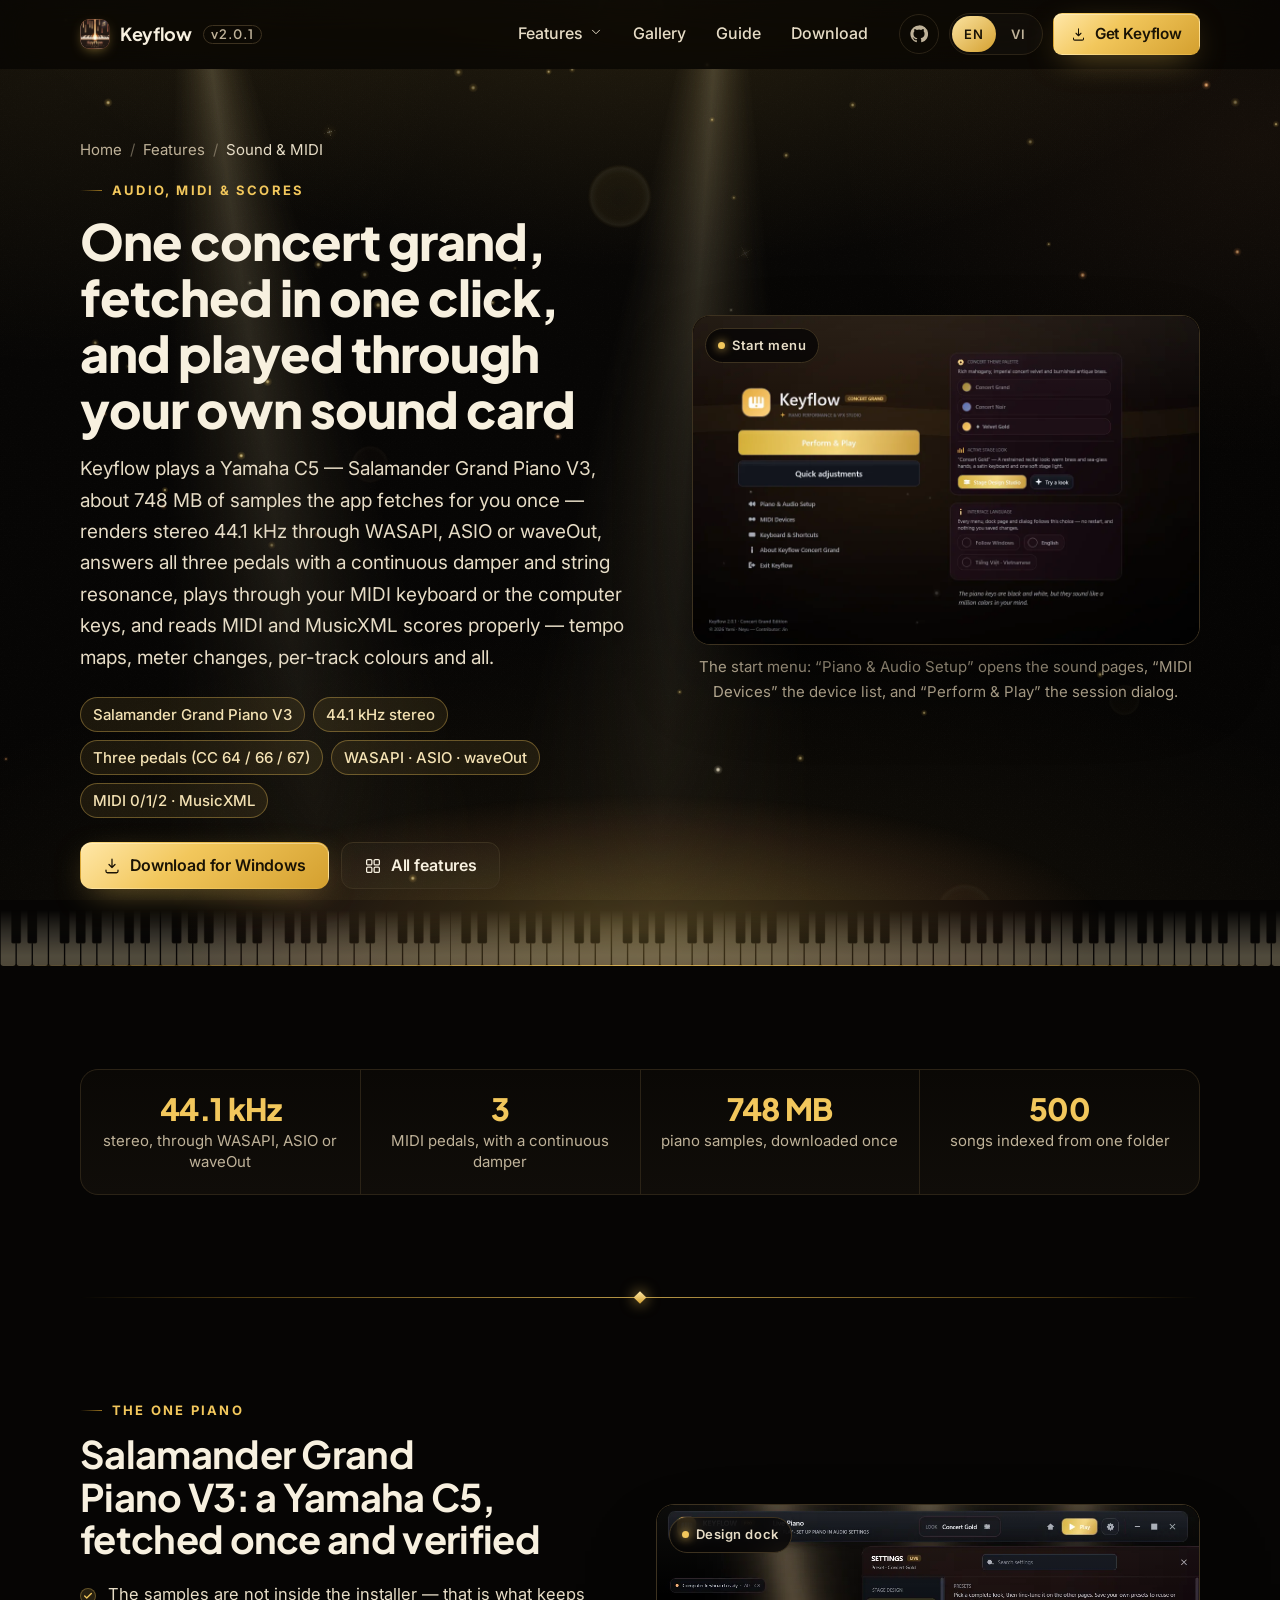
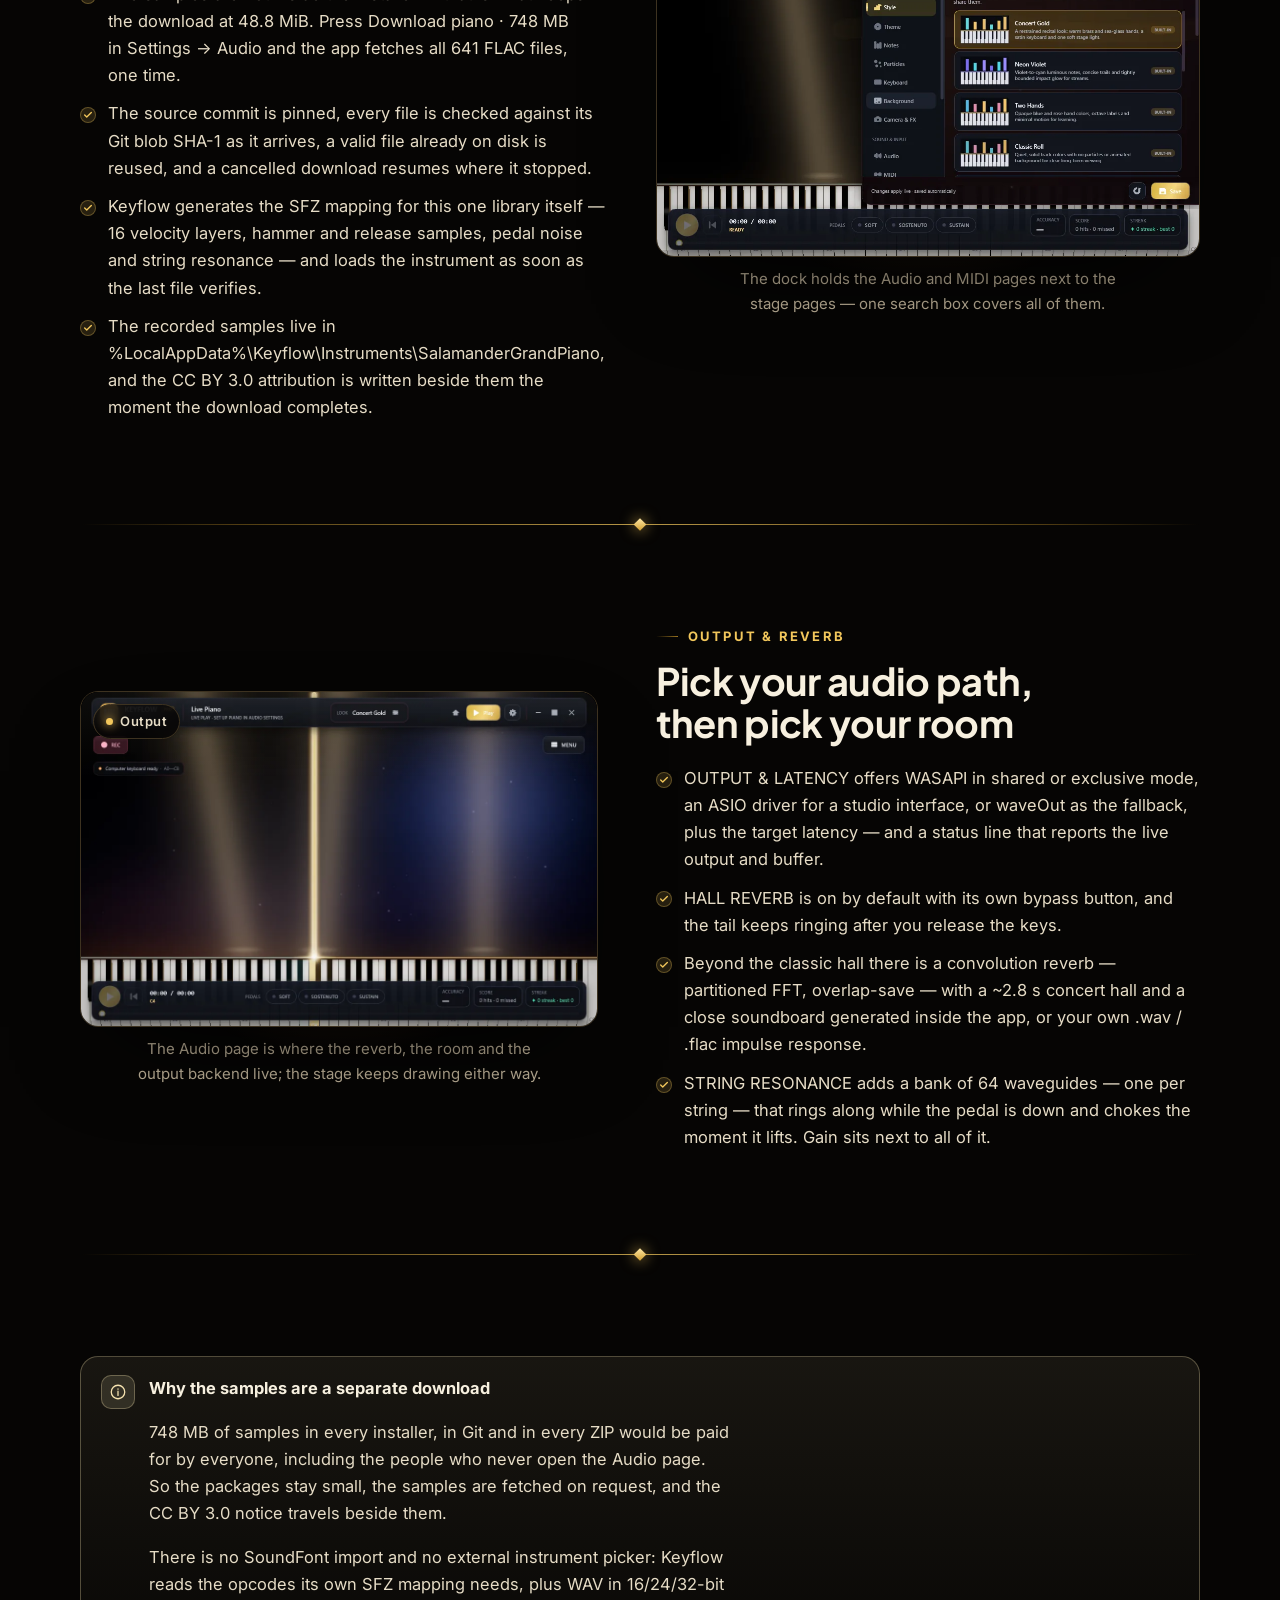
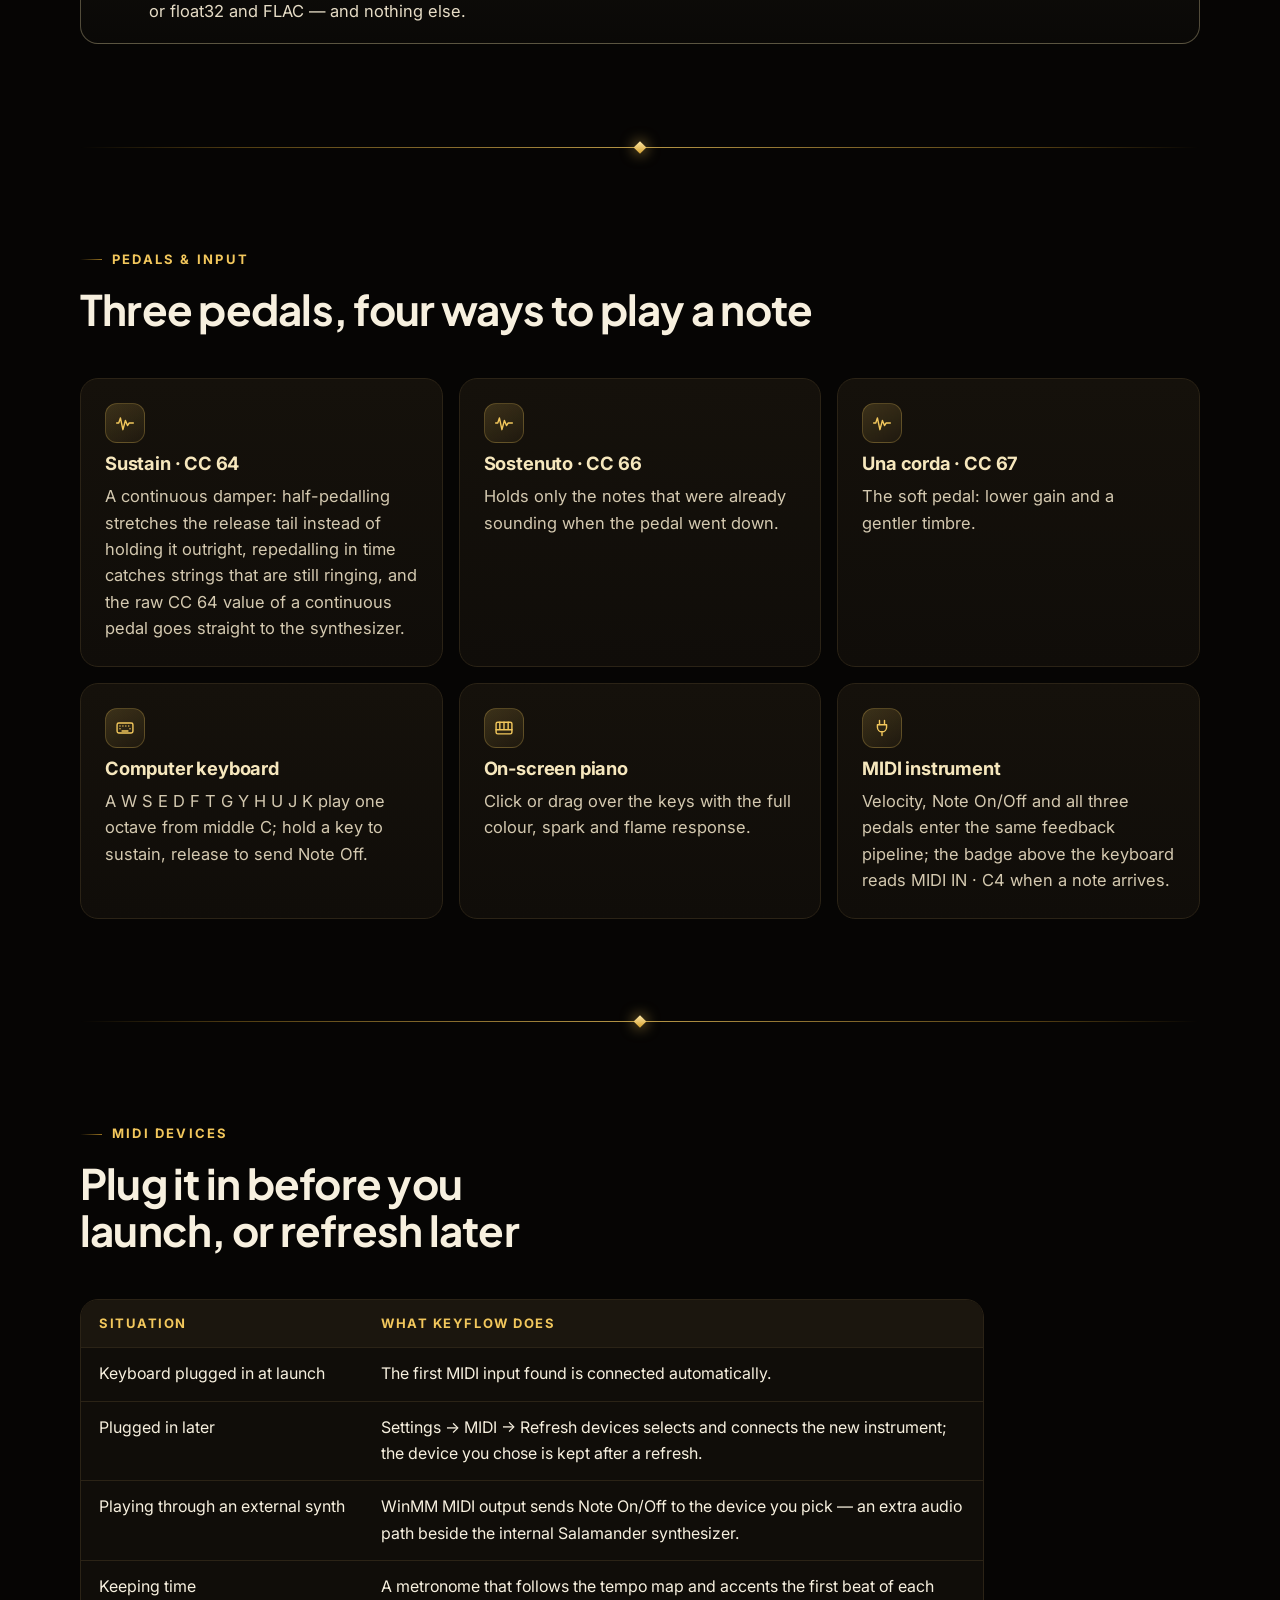
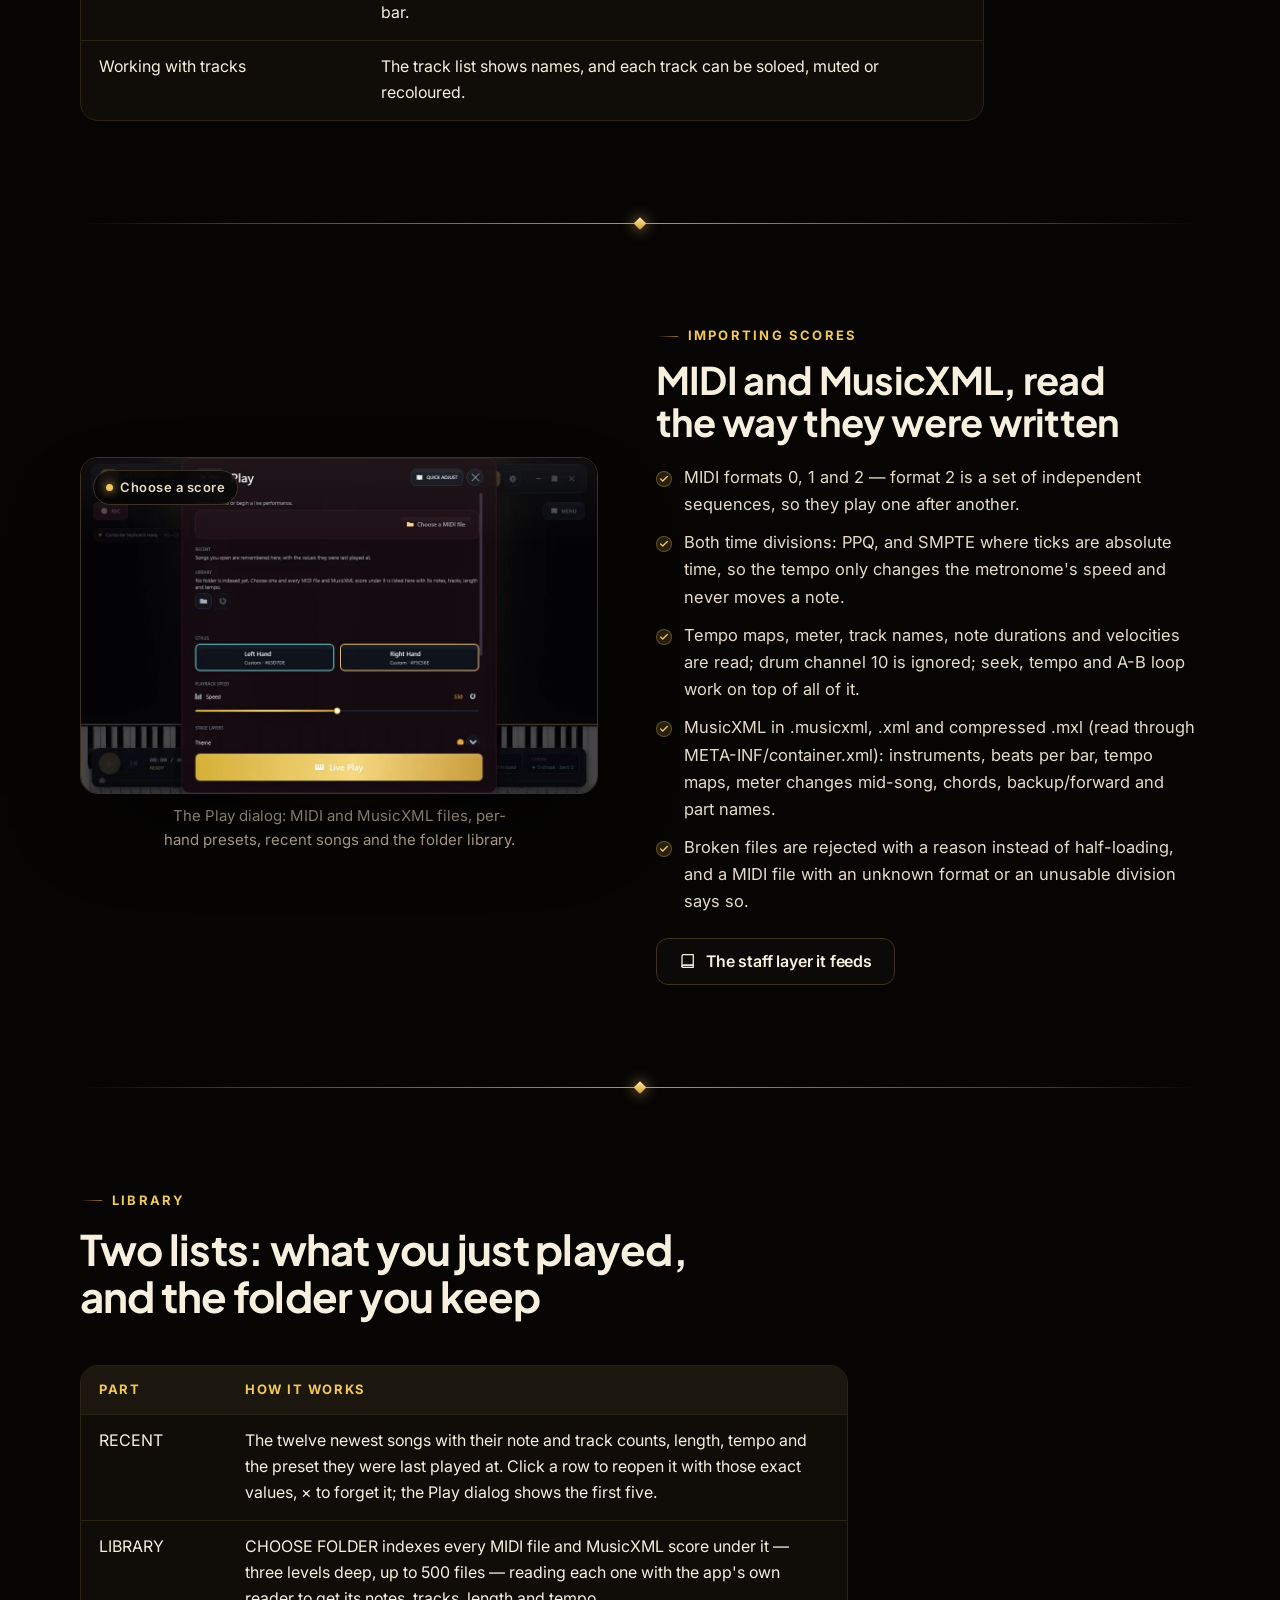
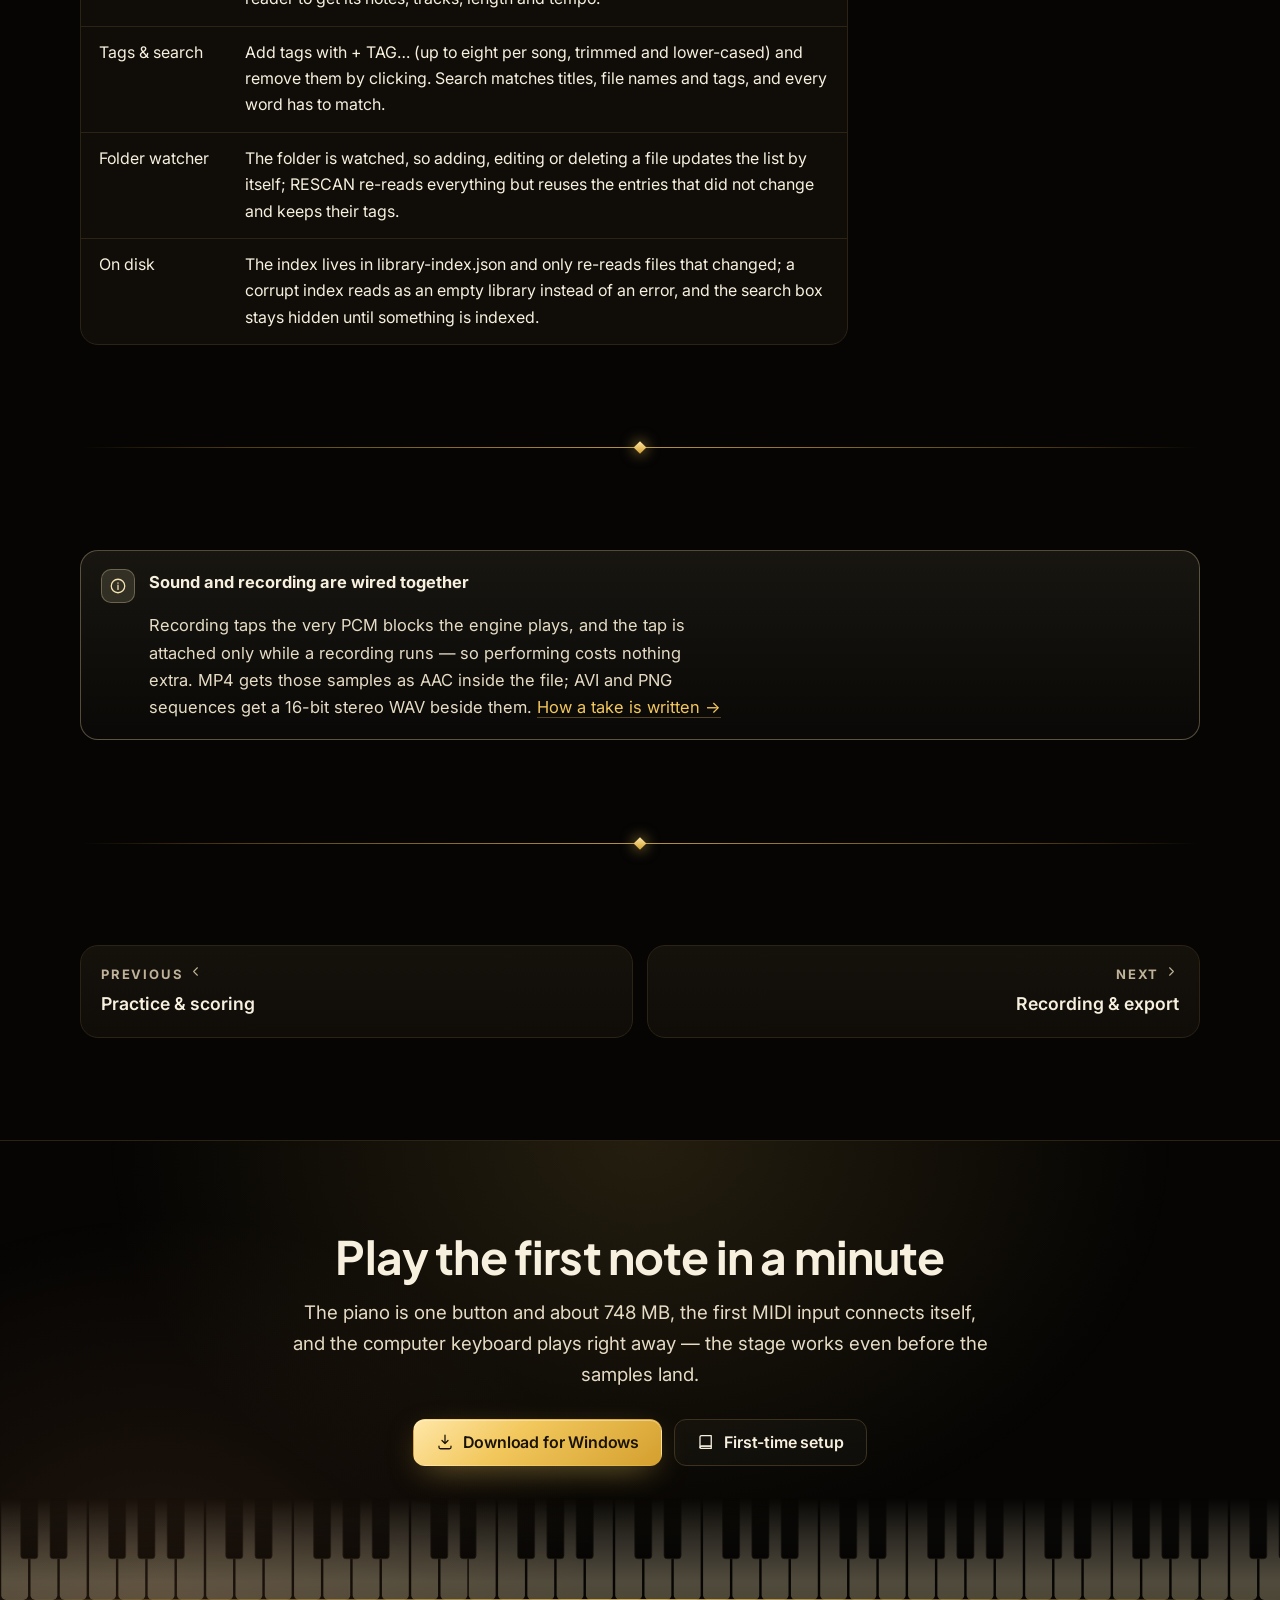
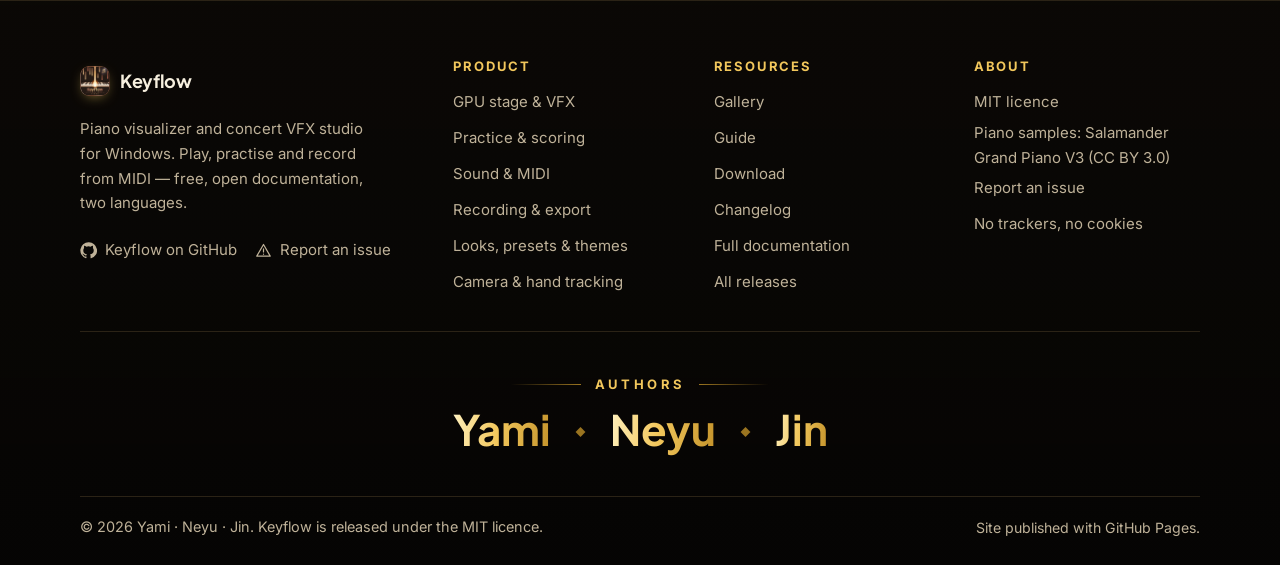
<file: features/sound.html>
<!doctype html>
<html lang="en" data-root="../">
<head>
<meta charset="utf-8">
<meta name="viewport" content="width=device-width, initial-scale=1">
<title data-i18n="ui.title">Sound, MIDI &amp; score import · Keyflow</title>
<meta name="description" content="Keyflow plays Salamander Grand Piano V3 — a Yamaha C5, about 748 MB downloaded once — through WASAPI, ASIO or waveOut, with hall and convolution reverb, string resonance and all three pedals. It reads MIDI formats 0/1/2, PPQ and SMPTE divisions and MusicXML scores, with a tagged folder library." data-i18n-attr="content=ui.description">
<meta name="author" content="Yami, Neyu, Jin">
<meta name="copyright" content="© 2026 Yami, Neyu, Jin">
<link rel="canonical" href="https://ymkeyflow.online/features/sound.html">
<meta property="og:type" content="website">
<meta property="og:site_name" content="Keyflow">
<meta property="og:title" content="Sound, MIDI &amp; score import · Keyflow" data-i18n-attr="content=ui.title">
<meta property="og:description" content="Keyflow plays Salamander Grand Piano V3 — a Yamaha C5, about 748 MB downloaded once — through WASAPI, ASIO or waveOut, with hall and convolution reverb, string resonance and all three pedals. It reads MIDI formats 0/1/2, PPQ and SMPTE divisions and MusicXML scores, with a tagged folder library." data-i18n-attr="content=ui.description">
<meta property="og:url" content="https://ymkeyflow.online/features/sound.html">
<meta property="og:image" content="https://ymkeyflow.online/previews/en/main-menu.png">
<meta property="og:locale" content="en_US">
<meta property="og:locale:alternate" content="vi_VN">
<meta name="twitter:card" content="summary_large_image">
<meta name="twitter:title" content="Sound, MIDI &amp; score import · Keyflow" data-i18n-attr="content=ui.title">
<meta name="twitter:description" content="Keyflow plays Salamander Grand Piano V3 — a Yamaha C5, about 748 MB downloaded once — through WASAPI, ASIO or waveOut, with hall and convolution reverb, string resonance and all three pedals. It reads MIDI formats 0/1/2, PPQ and SMPTE divisions and MusicXML scores, with a tagged folder library." data-i18n-attr="content=ui.description">
<meta name="theme-color" content="#060504">
<meta name="color-scheme" content="dark">
<link rel="icon" href="../logo.png" type="image/png">
<link rel="apple-touch-icon" href="../logo.png">
<link rel="preconnect" href="https://fonts.googleapis.com">
<link rel="preconnect" href="https://fonts.gstatic.com" crossorigin>
<link href="https://fonts.googleapis.com/css2?family=Inter:wght@400;500;600;700&family=Plus+Jakarta+Sans:wght@600;700;800&display=swap" rel="stylesheet">
<link rel="stylesheet" href="../style.css">
<script>/* Choose the language before the first paint; a timer lifts the veil if
        the dictionaries or site.js never arrive. */
(function () {
  try {
    var s = localStorage.getItem("keyflow-site-lang");
    var q = new URLSearchParams(location.search).get("lang");
    var want = q || s || ((navigator.language || "").toLowerCase().indexOf("vi") === 0 ? "vi" : "en");
    if (want === "vi") {
      document.documentElement.lang = "vi";
      document.documentElement.setAttribute("data-lang-pref", "vi");
      setTimeout(function () { document.documentElement.removeAttribute("data-lang-pref"); }, 2500);
    }
  } catch (e) { /* private mode */ }
})();</script>
<script defer src="../i18n/vi/ui.js"></script>
<script defer src="../i18n/vi/sound.js"></script>
<script defer src="../site.js"></script>
<script defer src="../stardust.js"></script>
<script type="application/ld+json">{
 "@context": "https://schema.org",
 "@type": "WebPage",
 "name": "Sound, MIDI & score import · Keyflow",
 "url": "https://ymkeyflow.online/features/sound.html",
 "inLanguage": [
  "en",
  "vi"
 ],
 "isPartOf": {
  "@type": "WebSite",
  "name": "Keyflow",
  "url": "https://ymkeyflow.online/"
 },
 "author": [
  {
   "@type": "Person",
   "name": "Yami"
  },
  {
   "@type": "Person",
   "name": "Neyu"
  },
  {
   "@type": "Person",
   "name": "Jin"
  }
 ],
 "copyrightHolder": [
  {
   "@type": "Person",
   "name": "Yami"
  },
  {
   "@type": "Person",
   "name": "Neyu"
  },
  {
   "@type": "Person",
   "name": "Jin"
  }
 ],
 "copyrightYear": 2026,
 "about": {
  "@context": "https://schema.org",
  "@type": "SoftwareApplication",
  "name": "Keyflow",
  "alternateName": "Keyflow · Piano Performance & Concert VFX Studio",
  "applicationCategory": "MultimediaApplication",
  "applicationSubCategory": "Piano visualization, practice and video production",
  "operatingSystem": "Windows 10 (22H2) or Windows 11, 64-bit",
  "softwareVersion": "2.0.1",
  "datePublished": "2026-10-13T10:42:59Z",
  "inLanguage": [
   "en",
   "vi"
  ],
  "isAccessibleForFree": true,
  "license": "https://github.com/lxmtuu/KeyFlow/blob/main/LICENSE",
  "downloadUrl": "https://github.com/lxmtuu/KeyFlow/releases/download/v2.0.1/Keyflow-Setup-2.0.1.exe",
  "softwareRequirements": "Windows 10 (22H2) or Windows 11, 64-bit; Direct3D 11 GPU (feature level 11_0, shader model 5.0); about 748 MB free for the piano samples",
  "screenshot": "https://ymkeyflow.online/previews/en/stage-gpu-galaxy.png",
  "author": [
   {
    "@type": "Person",
    "name": "Yami"
   },
   {
    "@type": "Person",
    "name": "Neyu"
   },
   {
    "@type": "Person",
    "name": "Jin"
   }
  ],
  "copyrightHolder": [
   {
    "@type": "Person",
    "name": "Yami"
   },
   {
    "@type": "Person",
    "name": "Neyu"
   },
   {
    "@type": "Person",
    "name": "Jin"
   }
  ],
  "copyrightYear": 2026,
  "featureList": [
   "Direct3D 11 GPU stage with 16-bit HDR and multi-level bloom",
   "Ray-traced keyboard in 88, 76, 61 or 49 keys (GGX, softbox penumbra, ACES tonemap)",
   "Practice modes: follow along, wait for my note, one hand, A-B loop",
   "Recording to MP4 (H.264 + AAC), AVI or 32-bit PNG sequence with alpha",
   "MIDI and MusicXML import; Salamander Grand Piano V3 downloaded on request",
   "Hall, convolution and impulse-response reverb, continuous damper, string resonance",
   "14 stage presets, three concert themes and a user theme studio",
   "Share a whole look as one KEYFLOW-LOOK-2 line of text",
   "Webcam overlay with green key, classical hand tracking and an AR overlay calibrated to the real keys",
   "English and Tiếng Việt, switched live without a restart"
  ],
  "url": "https://ymkeyflow.online/features/sound.html"
 }
}</script>
<script type="application/ld+json">{"@context": "https://schema.org", "@type": "BreadcrumbList", "itemListElement": [{"@type": "ListItem", "position": 1, "name": "Home", "item": "https://ymkeyflow.online/"}, {"@type": "ListItem", "position": 2, "name": "Features", "item": "https://ymkeyflow.online/index.html#features"}, {"@type": "ListItem", "position": 3, "name": "Sound & MIDI", "item": "https://ymkeyflow.online/features/sound.html"}]}</script>
</head>
<body>

<a class="skip" href="#main" data-i18n="ui.skip">Skip to content</a>
<div class="progress" aria-hidden="true"></div>
<header class="nav">
  <div class="nav-in">
    <a class="brand" href="../index.html">
      <img src="../logo.png" width="30" height="30" alt="" decoding="async">
      <span>Keyflow</span><span class="ver">v<span data-release-tag>2.0.1</span></span>
    </a>
    <nav class="nav-links" aria-label="Main navigation" data-i18n-attr="aria-label=ui.nav.label">
      <div class="has-menu">
        <button type="button" class="menu-btn" aria-haspopup="true"><span data-i18n="ui.nav.features">Features</span>
          <span class="caret"><svg viewBox="0 0 24 24" width="14" height="14" aria-hidden="true" focusable="false" fill="none" stroke="currentColor" stroke-width="1.7" stroke-linecap="round" stroke-linejoin="round"><path d="m6 9 6 6 6-6"/></svg></span></button>
        <div class="menu">
          <div class="menu-grid"><a class="menu-item" href="../features/stage.html"><span class="ico"><svg viewBox="0 0 24 24" width="18" height="18" aria-hidden="true" focusable="false" fill="none" stroke="currentColor" stroke-width="1.7" stroke-linecap="round" stroke-linejoin="round"><path d="M9 3v3M15 3v3M9 18v3M15 18v3M3 9h3M3 15h3M18 9h3M18 15h3"/><rect x="6" y="6" width="12" height="12" rx="2"/><rect x="10" y="10" width="4" height="4" rx="1"/></svg></span><span><b data-i18n="feature.stage">GPU stage & VFX</b><span data-i18n="feature.stage.d">Direct3D 11 render loop, HDR bloom, 24,000 particles, ray-traced keys</span></span></a><a class="menu-item" href="../features/practice.html"><span class="ico"><svg viewBox="0 0 24 24" width="18" height="18" aria-hidden="true" focusable="false" fill="none" stroke="currentColor" stroke-width="1.7" stroke-linecap="round" stroke-linejoin="round"><circle cx="12" cy="12" r="8.5"/><circle cx="12" cy="12" r="4.5"/><circle cx="12" cy="12" r="1" fill="currentColor" stroke="none"/></svg></span><span><b data-i18n="feature.practice">Practice & scoring</b><span data-i18n="feature.practice.d">Wait-for-note, one hand, A-B loop, history, ghost and staff layer</span></span></a><a class="menu-item" href="../features/sound.html" aria-current="page"><span class="ico"><svg viewBox="0 0 24 24" width="18" height="18" aria-hidden="true" focusable="false" fill="none" stroke="currentColor" stroke-width="1.7" stroke-linecap="round" stroke-linejoin="round"><path d="M2 12h2.5l2-6 3 14 3-11 2.5 6 2-3H22"/></svg></span><span><b data-i18n="feature.sound">Sound & MIDI</b><span data-i18n="feature.sound.d">Salamander Grand Piano V3 (one-time download), hall and convolution reverb, three pedals, MIDI in and out</span></span></a><a class="menu-item" href="../features/recording.html"><span class="ico"><svg viewBox="0 0 24 24" width="18" height="18" aria-hidden="true" focusable="false" fill="none" stroke="currentColor" stroke-width="1.7" stroke-linecap="round" stroke-linejoin="round"><circle cx="12" cy="12" r="8.5"/><circle cx="12" cy="12" r="3.5" fill="currentColor" stroke="none"/></svg></span><span><b data-i18n="feature.recording">Recording & export</b><span data-i18n="feature.recording.d">MP4 with the sound inside, AVI, or 32-bit PNG with transparency</span></span></a><a class="menu-item" href="../features/design.html"><span class="ico"><svg viewBox="0 0 24 24" width="18" height="18" aria-hidden="true" focusable="false" fill="none" stroke="currentColor" stroke-width="1.7" stroke-linecap="round" stroke-linejoin="round"><path d="M12 21a9 9 0 1 1 9-9c0 2-1.6 3-3.4 3H16a2 2 0 0 0-1.4 3.4c.5.6.2 1.6-.6 2A8.9 8.9 0 0 1 12 21Z"/><circle cx="8" cy="10" r="1.2" fill="currentColor" stroke="none"/><circle cx="12" cy="7.5" r="1.2" fill="currentColor" stroke="none"/><circle cx="16" cy="10" r="1.2" fill="currentColor" stroke="none"/></svg></span><span><b data-i18n="feature.design">Looks, presets & themes</b><span data-i18n="feature.design.d">14 built-in presets, three concert themes, a theme studio and one-line share codes</span></span></a><a class="menu-item" href="../features/camera.html"><span class="ico"><svg viewBox="0 0 24 24" width="18" height="18" aria-hidden="true" focusable="false" fill="none" stroke="currentColor" stroke-width="1.7" stroke-linecap="round" stroke-linejoin="round"><path d="M3 8.5A2.5 2.5 0 0 1 5.5 6h1.8l1.3-2h6.8l1.3 2h1.8A2.5 2.5 0 0 1 21 8.5v9A2.5 2.5 0 0 1 18.5 20h-13A2.5 2.5 0 0 1 3 17.5v-9Z"/><circle cx="12" cy="13" r="3.6"/></svg></span><span><b data-i18n="feature.camera">Camera & hand tracking</b><span data-i18n="feature.camera.d">Webcam overlay with green key, classical hand tracking, and an AR overlay on the real keys</span></span></a></div>
          <div class="menu-foot"><span data-i18n="ui.menu.foot">Every feature ships in the same free download — English and Tiếng Việt included.</span>
            <a class="link-more" href="../index.html#features"><span data-i18n="ui.allfeatures">All features</span>
              <span class="arw"><svg viewBox="0 0 24 24" width="15" height="15" aria-hidden="true" focusable="false" fill="none" stroke="currentColor" stroke-width="1.7" stroke-linecap="round" stroke-linejoin="round"><path d="M4 12h15m0 0-6-6m6 6-6 6"/></svg></span></a></div>
        </div>
      </div>
      <a href="../gallery.html" data-i18n="ui.nav.gallery">Gallery</a>
      <a href="../guide.html" data-i18n="ui.nav.guide">Guide</a>
      <a href="../download.html" data-i18n="ui.nav.download">Download</a>
    </nav>
    <div class="nav-tools">
      <a class="icon-link" href="https://github.com/lxmtuu/KeyFlow" target="_blank" rel="noopener" title="GitHub"
         data-i18n-attr="aria-label=ui.github" aria-label="Keyflow on GitHub"><svg viewBox="0 0 24 24" width="18" height="18" aria-hidden="true" focusable="false" fill="none" stroke="currentColor" stroke-width="1.7" stroke-linecap="round" stroke-linejoin="round"><path fill="currentColor" stroke="none" d="M12 .5a11.5 11.5 0 0 0-3.64 22.41c.58.1.79-.25.79-.56v-2c-3.2.7-3.88-1.37-3.88-1.37-.52-1.33-1.28-1.69-1.28-1.69-1.04-.71.08-.7.08-.7 1.15.08 1.76 1.19 1.76 1.19 1.03 1.76 2.69 1.25 3.35.96.1-.74.4-1.25.73-1.54-2.55-.29-5.24-1.28-5.24-5.69 0-1.26.45-2.28 1.19-3.09-.12-.29-.52-1.46.11-3.05 0 0 .97-.31 3.17 1.18a11 11 0 0 1 5.77 0c2.2-1.49 3.17-1.18 3.17-1.18.63 1.59.23 2.76.11 3.05.74.81 1.19 1.83 1.19 3.09 0 4.42-2.7 5.4-5.27 5.68.41.36.78 1.06.78 2.14v3.17c0 .31.21.67.8.56A11.5 11.5 0 0 0 12 .5Z"/></svg></a>
      <div class="lang" role="group" data-i18n-attr="aria-label=ui.lang" aria-label="Language">
        <button type="button" data-lang="en" aria-pressed="true">EN</button>
        <button type="button" data-lang="vi" aria-pressed="false">VI</button>
      </div>
      <a class="btn btn-gold btn-sm" href="../download.html"><svg viewBox="0 0 24 24" width="15" height="15" aria-hidden="true" focusable="false" fill="none" stroke="currentColor" stroke-width="1.7" stroke-linecap="round" stroke-linejoin="round"><path d="M12 3v11m0 0 4-4m-4 4-4-4M4 17.5V19a2 2 0 0 0 2 2h12a2 2 0 0 0 2-2v-1.5"/></svg> <span data-i18n="ui.nav.cta">Get Keyflow</span></a>
      <button type="button" class="burger" data-i18n-attr="aria-label=ui.menu" aria-label="Menu"
              aria-controls="drawer"><svg viewBox="0 0 24 24" width="20" height="20" aria-hidden="true" focusable="false" fill="none" stroke="currentColor" stroke-width="1.7" stroke-linecap="round" stroke-linejoin="round"><path d="M3.5 6.5h17M3.5 12h17M3.5 17.5h17"/></svg></button>
    </div>
  </div>
</header>
<div class="drawer" id="drawer" role="dialog" aria-modal="true" aria-label="Site menu" data-i18n-attr="aria-label=ui.drawer.label"><div class="drawer-panel"><div class="drawer-top"><a class="brand" href="../index.html"><img src="../logo.png" width="28" height="28" alt=""><span>Keyflow</span></a><button type="button" class="drawer-close" data-i18n-attr="aria-label=ui.close" aria-label="Close"><svg viewBox="0 0 24 24" width="18" height="18" aria-hidden="true" focusable="false" fill="none" stroke="currentColor" stroke-width="1.7" stroke-linecap="round" stroke-linejoin="round"><path d="M18 6 6 18M6 6l12 12"/></svg></button></div><p class="dgroup" data-i18n="ui.nav.features">Features</p><a class="dlink dsub" href="../features/stage.html" data-i18n="feature.stage">GPU stage & VFX</a><a class="dlink dsub" href="../features/practice.html" data-i18n="feature.practice">Practice & scoring</a><a class="dlink dsub" href="../features/sound.html" aria-current="page" data-i18n="feature.sound">Sound & MIDI</a><a class="dlink dsub" href="../features/recording.html" data-i18n="feature.recording">Recording & export</a><a class="dlink dsub" href="../features/design.html" data-i18n="feature.design">Looks, presets & themes</a><a class="dlink dsub" href="../features/camera.html" data-i18n="feature.camera">Camera & hand tracking</a><p class="dgroup" data-i18n="ui.drawer.pages">Pages</p><a class="dlink" href="../index.html" data-i18n="ui.home">Home</a><a class="dlink" href="../gallery.html" data-i18n="ui.nav.gallery">Gallery</a><a class="dlink" href="../guide.html" data-i18n="ui.nav.guide">Guide</a><a class="dlink" href="../download.html" data-i18n="ui.nav.download">Download</a><div class="drawer-foot"><a class="btn btn-gold btn-block" href="../download.html"><svg viewBox="0 0 24 24" width="17" height="17" aria-hidden="true" focusable="false" fill="none" stroke="currentColor" stroke-width="1.7" stroke-linecap="round" stroke-linejoin="round"><path d="M12 3v11m0 0 4-4m-4 4-4-4M4 17.5V19a2 2 0 0 0 2 2h12a2 2 0 0 0 2-2v-1.5"/></svg> <span data-i18n="ui.nav.download">Download</span></a><a class="btn btn-ghost btn-block" href="https://github.com/lxmtuu/KeyFlow" target="_blank" rel="noopener"><svg viewBox="0 0 24 24" width="17" height="17" aria-hidden="true" focusable="false" fill="none" stroke="currentColor" stroke-width="1.7" stroke-linecap="round" stroke-linejoin="round"><path fill="currentColor" stroke="none" d="M12 .5a11.5 11.5 0 0 0-3.64 22.41c.58.1.79-.25.79-.56v-2c-3.2.7-3.88-1.37-3.88-1.37-.52-1.33-1.28-1.69-1.28-1.69-1.04-.71.08-.7.08-.7 1.15.08 1.76 1.19 1.76 1.19 1.03 1.76 2.69 1.25 3.35.96.1-.74.4-1.25.73-1.54-2.55-.29-5.24-1.28-5.24-5.69 0-1.26.45-2.28 1.19-3.09-.12-.29-.52-1.46.11-3.05 0 0 .97-.31 3.17 1.18a11 11 0 0 1 5.77 0c2.2-1.49 3.17-1.18 3.17-1.18.63 1.59.23 2.76.11 3.05.74.81 1.19 1.83 1.19 3.09 0 4.42-2.7 5.4-5.27 5.68.41.36.78 1.06.78 2.14v3.17c0 .31.21.67.8.56A11.5 11.5 0 0 0 12 .5Z"/></svg> GitHub</a><div class="lang" role="group" style="justify-content:center" data-i18n-attr="aria-label=ui.lang" aria-label="Language"><button type="button" data-lang="en" aria-pressed="true">EN</button><button type="button" data-lang="vi" aria-pressed="false">VI</button></div></div></div></div>
<main id="main">
<section class="pagehero"><div class="stage-fx stage-fx-page" aria-hidden="true"><i class="beam b1"></i><i class="beam b2"></i><i class="beam b3"></i><i class="floor"></i><i class="keys"></i></div><div class="container pagehero-in"><div class="split-copy"><nav class="crumbs" aria-label="Breadcrumb" data-i18n-attr="aria-label=ui.breadcrumb"><ol><li><a href="../index.html" data-i18n="ui.home">Home</a></li><li aria-hidden="true" class="sep">/</li><li><a href="../index.html#features" data-i18n="ui.nav.features">Features</a></li><li aria-hidden="true" class="sep">/</li><li aria-current="page" data-i18n="feature.sound">Sound & MIDI</li></ol></nav><p class="eyebrow" data-i18n="sound.13">Audio, MIDI & scores</p><h1 data-i18n="sound.14">One concert grand, fetched in one click, and played through your own sound card</h1><p class="lead" data-i18n="sound.15">Keyflow plays a Yamaha C5 — Salamander Grand Piano V3, about 748 MB of samples the app fetches for you once — renders stereo 44.1 kHz through WASAPI, ASIO or waveOut, answers all three pedals with a continuous damper and string resonance, plays through your MIDI keyboard or the computer keys, and reads MIDI and MusicXML scores properly — tempo maps, meter changes, per-track colours and all.</p><div class="meta-chips"><span class="chip gold" data-i18n="sound.16">Salamander Grand Piano V3</span><span class="chip gold" data-i18n="sound.17">44.1 kHz stereo</span><span class="chip gold" data-i18n="sound.18">Three pedals (CC 64 / 66 / 67)</span><span class="chip gold" data-i18n="sound.19">WASAPI · ASIO · waveOut</span><span class="chip gold" data-i18n="sound.20">MIDI 0/1/2 · MusicXML</span></div><div style="margin-top:24px"><div class="actions"><a class="btn btn-gold" href="../download.html"><svg viewBox="0 0 24 24" width="18" height="18" aria-hidden="true" focusable="false" fill="none" stroke="currentColor" stroke-width="1.7" stroke-linecap="round" stroke-linejoin="round"><path d="M12 3v11m0 0 4-4m-4 4-4-4M4 17.5V19a2 2 0 0 0 2 2h12a2 2 0 0 0 2-2v-1.5"/></svg> <span data-i18n="sound.21">Download for Windows</span></a><a class="btn btn-ghost" href="../index.html#features"><svg viewBox="0 0 24 24" width="18" height="18" aria-hidden="true" focusable="false" fill="none" stroke="currentColor" stroke-width="1.7" stroke-linecap="round" stroke-linejoin="round"><rect x="3.5" y="3.5" width="7" height="7" rx="1.6"/><rect x="13.5" y="3.5" width="7" height="7" rx="1.6"/><rect x="3.5" y="13.5" width="7" height="7" rx="1.6"/><rect x="13.5" y="13.5" width="7" height="7" rx="1.6"/></svg> <span data-i18n="ui.allfeatures">All features</span></a></div></div></div><div class="split-media"><figure class="shot" style="margin:0" data-lightbox data-lb-item><div class="frame" data-shot="main-menu"><picture><source type="image/webp" srcset="../previews/webp/en/main-menu.webp"><img src="../previews/en/main-menu.png" width="1080" height="700" data-i18n-attr="alt=sound.1.alt" alt="The Keyflow start menu" decoding="async" fetchpriority="high"></picture><span class="frame-badge"><span class="dot"></span><span data-i18n="sound.2">Start menu</span></span><button type="button" class="lb-trigger" data-i18n-attr="aria-label=ui.lb.enlarge" aria-label="Enlarge picture"><svg viewBox="0 0 24 24" width="20" height="20" aria-hidden="true" focusable="false" fill="none" stroke="currentColor" stroke-width="1.7" stroke-linecap="round" stroke-linejoin="round"><circle cx="11" cy="11" r="6.5"/><path d="m16 16 4.5 4.5M11 8.3v5.4M8.3 11h5.4"/></svg></button></div><figcaption class="frame-cap lb-caption" data-i18n="sound.3">The start menu: “Piano & Audio Setup” opens the sound pages, “MIDI Devices” the device list, and “Perform & Play” the session dialog.</figcaption></figure></div></div></section>
<section class="section band"><div class="container"><div class="stats four"><div class="stat"><b data-i18n="sound.22">44.1 kHz</b><span data-i18n="sound.23">stereo, through WASAPI, ASIO or waveOut</span></div><div class="stat"><b data-i18n="sound.24" data-count="3">3</b><span data-i18n="sound.25">MIDI pedals, with a continuous damper</span></div><div class="stat"><b data-i18n="sound.26">748 MB</b><span data-i18n="sound.27">piano samples, downloaded once</span></div><div class="stat"><b data-i18n="sound.28" data-count="500">500</b><span data-i18n="sound.29">songs indexed from one folder</span></div></div></div></section>
<section id="piano" class="section"><div class="container split"><div class="split-copy reveal"><p class="eyebrow" data-i18n="sound.30">The one piano</p><h2 data-i18n="sound.31">Salamander Grand Piano V3: a Yamaha C5, fetched once and verified</h2><ul class="ticks"><li data-i18n="sound.32">The samples are not inside the installer — that is what keeps the download at 48.8 MiB. Press Download piano · 748 MB in Settings → Audio and the app fetches all 641 FLAC files, one time.</li><li data-i18n="sound.33">The source commit is pinned, every file is checked against its Git blob SHA-1 as it arrives, a valid file already on disk is reused, and a cancelled download resumes where it stopped.</li><li data-i18n="sound.34">Keyflow generates the SFZ mapping for this one library itself — 16 velocity layers, hammer and release samples, pedal noise and string resonance — and loads the instrument as soon as the last file verifies.</li><li data-i18n="sound.35">The recorded samples live in %LocalAppData%\Keyflow\Instruments\SalamanderGrandPiano, and the CC BY 3.0 attribution is written beside them the moment the download completes.</li></ul></div><div class="split-media reveal"><figure class="shot" style="margin:0" data-lightbox data-lb-item><div class="frame" data-shot="design-dock"><picture><source type="image/webp" srcset="../previews/webp/en/design-dock.webp"><img src="../previews/en/design-dock.png" width="1080" height="700" data-i18n-attr="alt=sound.4.alt" alt="The design dock, where every sound and stage setting lives" decoding="async" loading="lazy"></picture><span class="frame-badge"><span class="dot"></span><span data-i18n="sound.5">Design dock</span></span><button type="button" class="lb-trigger" data-i18n-attr="aria-label=ui.lb.enlarge" aria-label="Enlarge picture"><svg viewBox="0 0 24 24" width="20" height="20" aria-hidden="true" focusable="false" fill="none" stroke="currentColor" stroke-width="1.7" stroke-linecap="round" stroke-linejoin="round"><circle cx="11" cy="11" r="6.5"/><path d="m16 16 4.5 4.5M11 8.3v5.4M8.3 11h5.4"/></svg></button></div><figcaption class="frame-cap lb-caption" data-i18n="sound.6">The dock holds the Audio and MIDI pages next to the stage pages — one search box covers all of them.</figcaption></figure></div></div></section>
<section id="output" class="section"><div class="container split flip"><div class="split-copy reveal"><p class="eyebrow" data-i18n="sound.36">Output & reverb</p><h2 data-i18n="sound.37">Pick your audio path, then pick your room</h2><ul class="ticks"><li data-i18n="sound.38">OUTPUT & LATENCY offers WASAPI in shared or exclusive mode, an ASIO driver for a studio interface, or waveOut as the fallback, plus the target latency — and a status line that reports the live output and buffer.</li><li data-i18n="sound.39">HALL REVERB is on by default with its own bypass button, and the tail keeps ringing after you release the keys.</li><li data-i18n="sound.40">Beyond the classic hall there is a convolution reverb — partitioned FFT, overlap-save — with a ~2.8 s concert hall and a close soundboard generated inside the app, or your own .wav / .flac impulse response.</li><li data-i18n="sound.41">STRING RESONANCE adds a bank of 64 waveguides — one per string — that rings along while the pedal is down and chokes the moment it lifts. Gain sits next to all of it.</li></ul></div><div class="split-media reveal"><figure class="shot" style="margin:0" data-lightbox data-lb-item><div class="frame" data-shot="background-image"><picture><source type="image/webp" srcset="../previews/webp/en/background-image.webp"><img src="../previews/en/background-image.png" width="1080" height="700" data-i18n-attr="alt=sound.7.alt" alt="A stage whose backdrop is a picture of your choosing" decoding="async" loading="lazy"></picture><span class="frame-badge"><span class="dot"></span><span data-i18n="sound.8">Output</span></span><button type="button" class="lb-trigger" data-i18n-attr="aria-label=ui.lb.enlarge" aria-label="Enlarge picture"><svg viewBox="0 0 24 24" width="20" height="20" aria-hidden="true" focusable="false" fill="none" stroke="currentColor" stroke-width="1.7" stroke-linecap="round" stroke-linejoin="round"><circle cx="11" cy="11" r="6.5"/><path d="m16 16 4.5 4.5M11 8.3v5.4M8.3 11h5.4"/></svg></button></div><figcaption class="frame-cap lb-caption" data-i18n="sound.9">The Audio page is where the reverb, the room and the output backend live; the stage keeps drawing either way.</figcaption></figure></div></div></section>
<section class="section"><div class="container"><div class="callout tip reveal"><span class="ico"><svg viewBox="0 0 24 24" width="18" height="18" aria-hidden="true" focusable="false" fill="none" stroke="currentColor" stroke-width="1.7" stroke-linecap="round" stroke-linejoin="round"><circle cx="12" cy="12" r="9"/><path d="M12 11v5.5M12 7.8v.4"/></svg></span><div><p><b data-i18n="sound.42">Why the samples are a separate download</b></p><p data-i18n="sound.43">748 MB of samples in every installer, in Git and in every ZIP would be paid for by everyone, including the people who never open the Audio page. So the packages stay small, the samples are fetched on request, and the CC BY 3.0 notice travels beside them.</p><p data-i18n="sound.44">There is no SoundFont import and no external instrument picker: Keyflow reads the opcodes its own SFZ mapping needs, plus WAV in 16/24/32-bit or float32 and FLAC — and nothing else.</p></div></div></div></section>
<section id="pedals" class="section"><div class="container"><div class="section-head"><p class="eyebrow" data-i18n="sound.57">Pedals & input</p><h2 data-i18n="sound.58">Three pedals, four ways to play a note</h2></div><div class="grid"><article class="card reveal" style="--d:0ms"><span class="ico"><svg viewBox="0 0 24 24" width="20" height="20" aria-hidden="true" focusable="false" fill="none" stroke="currentColor" stroke-width="1.7" stroke-linecap="round" stroke-linejoin="round"><path d="M2 12h2.5l2-6 3 14 3-11 2.5 6 2-3H22"/></svg></span><h3 data-i18n="sound.45">Sustain · CC 64</h3><p data-i18n="sound.46">A continuous damper: half-pedalling stretches the release tail instead of holding it outright, repedalling in time catches strings that are still ringing, and the raw CC 64 value of a continuous pedal goes straight to the synthesizer.</p></article><article class="card reveal" style="--d:70ms"><span class="ico"><svg viewBox="0 0 24 24" width="20" height="20" aria-hidden="true" focusable="false" fill="none" stroke="currentColor" stroke-width="1.7" stroke-linecap="round" stroke-linejoin="round"><path d="M2 12h2.5l2-6 3 14 3-11 2.5 6 2-3H22"/></svg></span><h3 data-i18n="sound.47">Sostenuto · CC 66</h3><p data-i18n="sound.48">Holds only the notes that were already sounding when the pedal went down.</p></article><article class="card reveal" style="--d:140ms"><span class="ico"><svg viewBox="0 0 24 24" width="20" height="20" aria-hidden="true" focusable="false" fill="none" stroke="currentColor" stroke-width="1.7" stroke-linecap="round" stroke-linejoin="round"><path d="M2 12h2.5l2-6 3 14 3-11 2.5 6 2-3H22"/></svg></span><h3 data-i18n="sound.49">Una corda · CC 67</h3><p data-i18n="sound.50">The soft pedal: lower gain and a gentler timbre.</p></article><article class="card reveal" style="--d:0ms"><span class="ico"><svg viewBox="0 0 24 24" width="20" height="20" aria-hidden="true" focusable="false" fill="none" stroke="currentColor" stroke-width="1.7" stroke-linecap="round" stroke-linejoin="round"><rect x="2.5" y="6" width="19" height="12" rx="2"/><path d="M6 9.5h.01M9.5 9.5h.01M13 9.5h.01M16.5 9.5h.01M6 12.8h.01M18 12.8h.01M8.5 15.5h7"/></svg></span><h3 data-i18n="sound.51">Computer keyboard</h3><p data-i18n="sound.52">A W S E D F T G Y H U J K play one octave from middle C; hold a key to sustain, release to send Note Off.</p></article><article class="card reveal" style="--d:70ms"><span class="ico"><svg viewBox="0 0 24 24" width="20" height="20" aria-hidden="true" focusable="false" fill="none" stroke="currentColor" stroke-width="1.7" stroke-linecap="round" stroke-linejoin="round"><rect x="2.5" y="5" width="19" height="14" rx="2"/><path d="M7 5v9M12 5v9M17 5v9M2.5 14h19"/></svg></span><h3 data-i18n="sound.53">On-screen piano</h3><p data-i18n="sound.54">Click or drag over the keys with the full colour, spark and flame response.</p></article><article class="card reveal" style="--d:140ms"><span class="ico"><svg viewBox="0 0 24 24" width="20" height="20" aria-hidden="true" focusable="false" fill="none" stroke="currentColor" stroke-width="1.7" stroke-linecap="round" stroke-linejoin="round"><path d="M9 3v5M15 3v5M6.5 8h11v3a5.5 5.5 0 0 1-11 0V8ZM12 16.5V21"/></svg></span><h3 data-i18n="sound.55">MIDI instrument</h3><p data-i18n="sound.56">Velocity, Note On/Off and all three pedals enter the same feedback pipeline; the badge above the keyboard reads MIDI IN · C4 when a note arrives.</p></article></div></div></section>
<section id="midi" class="section"><div class="container"><div class="section-head"><p class="eyebrow" data-i18n="sound.71">MIDI devices</p><h2 data-i18n="sound.72">Plug it in before you launch, or refresh later</h2></div><div class="table-wrap reveal"><table class="data"><thead><tr><th scope="col" data-i18n="sound.59">Situation</th><th scope="col" data-i18n="sound.60">What Keyflow does</th></tr></thead><tbody><tr><td data-i18n="sound.61">Keyboard plugged in at launch</td><td data-i18n="sound.62">The first MIDI input found is connected automatically.</td></tr><tr><td data-i18n="sound.63">Plugged in later</td><td data-i18n="sound.64">Settings → MIDI → Refresh devices selects and connects the new instrument; the device you chose is kept after a refresh.</td></tr><tr><td data-i18n="sound.65">Playing through an external synth</td><td data-i18n="sound.66">WinMM MIDI output sends Note On/Off to the device you pick — an extra audio path beside the internal Salamander synthesizer.</td></tr><tr><td data-i18n="sound.67">Keeping time</td><td data-i18n="sound.68">A metronome that follows the tempo map and accents the first beat of each bar.</td></tr><tr><td data-i18n="sound.69">Working with tracks</td><td data-i18n="sound.70">The track list shows names, and each track can be soloed, muted or recoloured.</td></tr></tbody></table></div></div></section>
<section id="import" class="section"><div class="container split flip"><div class="split-copy reveal"><p class="eyebrow" data-i18n="sound.73">Importing scores</p><h2 data-i18n="sound.74">MIDI and MusicXML, read the way they were written</h2><ul class="ticks"><li data-i18n="sound.75">MIDI formats 0, 1 and 2 — format 2 is a set of independent sequences, so they play one after another.</li><li data-i18n="sound.76">Both time divisions: PPQ, and SMPTE where ticks are absolute time, so the tempo only changes the metronome's speed and never moves a note.</li><li data-i18n="sound.77">Tempo maps, meter, track names, note durations and velocities are read; drum channel 10 is ignored; seek, tempo and A-B loop work on top of all of it.</li><li data-i18n="sound.78">MusicXML in .musicxml, .xml and compressed .mxl (read through META-INF/container.xml): instruments, beats per bar, tempo maps, meter changes mid-song, chords, backup/forward and part names.</li><li data-i18n="sound.79">Broken files are rejected with a reason instead of half-loading, and a MIDI file with an unknown format or an unusable division says so.</li></ul><div class="actions"><a class="btn btn-ghost" href="../features/practice.html#sheet"><svg viewBox="0 0 24 24" width="18" height="18" aria-hidden="true" focusable="false" fill="none" stroke="currentColor" stroke-width="1.7" stroke-linecap="round" stroke-linejoin="round"><path d="M4 5.5A2 2 0 0 1 6 3.5h13v14H6a2 2 0 0 0-2 2v-14Z"/><path d="M4 19.5a2 2 0 0 1 2-2h13v3H6a2 2 0 0 1-2-1Z"/></svg> <span data-i18n="sound.80">The staff layer it feeds</span></a></div></div><div class="split-media reveal"><figure class="shot" style="margin:0" data-lightbox data-lb-item><div class="frame" data-shot="play-dialog"><picture><source type="image/webp" srcset="../previews/webp/en/play-dialog.webp"><img src="../previews/en/play-dialog.png" width="1080" height="700" data-i18n-attr="alt=sound.10.alt" alt="The Play dialog with a score loaded" decoding="async" loading="lazy"></picture><span class="frame-badge"><span class="dot"></span><span data-i18n="sound.11">Choose a score</span></span><button type="button" class="lb-trigger" data-i18n-attr="aria-label=ui.lb.enlarge" aria-label="Enlarge picture"><svg viewBox="0 0 24 24" width="20" height="20" aria-hidden="true" focusable="false" fill="none" stroke="currentColor" stroke-width="1.7" stroke-linecap="round" stroke-linejoin="round"><circle cx="11" cy="11" r="6.5"/><path d="m16 16 4.5 4.5M11 8.3v5.4M8.3 11h5.4"/></svg></button></div><figcaption class="frame-cap lb-caption" data-i18n="sound.12">The Play dialog: MIDI and MusicXML files, per-hand presets, recent songs and the folder library.</figcaption></figure></div></div></section>
<section id="library" class="section"><div class="container"><div class="section-head"><p class="eyebrow" data-i18n="sound.93">Library</p><h2 data-i18n="sound.94">Two lists: what you just played, and the folder you keep</h2></div><div class="table-wrap reveal"><table class="data"><thead><tr><th scope="col" data-i18n="sound.81">Part</th><th scope="col" data-i18n="sound.82">How it works</th></tr></thead><tbody><tr><td data-i18n="sound.83">RECENT</td><td data-i18n="sound.84">The twelve newest songs with their note and track counts, length, tempo and the preset they were last played at. Click a row to reopen it with those exact values, × to forget it; the Play dialog shows the first five.</td></tr><tr><td data-i18n="sound.85">LIBRARY</td><td data-i18n="sound.86">CHOOSE FOLDER indexes every MIDI file and MusicXML score under it — three levels deep, up to 500 files — reading each one with the app's own reader to get its notes, tracks, length and tempo.</td></tr><tr><td data-i18n="sound.87">Tags & search</td><td data-i18n="sound.88">Add tags with + TAG… (up to eight per song, trimmed and lower-cased) and remove them by clicking. Search matches titles, file names and tags, and every word has to match.</td></tr><tr><td data-i18n="sound.89">Folder watcher</td><td data-i18n="sound.90">The folder is watched, so adding, editing or deleting a file updates the list by itself; RESCAN re-reads everything but reuses the entries that did not change and keeps their tags.</td></tr><tr><td data-i18n="sound.91">On disk</td><td data-i18n="sound.92">The index lives in library-index.json and only re-reads files that changed; a corrupt index reads as an empty library instead of an error, and the search box stays hidden until something is indexed.</td></tr></tbody></table></div></div></section>
<section class="section"><div class="container"><div class="callout tip reveal"><span class="ico"><svg viewBox="0 0 24 24" width="18" height="18" aria-hidden="true" focusable="false" fill="none" stroke="currentColor" stroke-width="1.7" stroke-linecap="round" stroke-linejoin="round"><circle cx="12" cy="12" r="9"/><path d="M12 11v5.5M12 7.8v.4"/></svg></span><div><p><b data-i18n="sound.95">Sound and recording are wired together</b></p><p data-i18n="sound.96">Recording taps the very PCM blocks the engine plays, and the tap is attached only while a recording runs — so performing costs nothing extra. MP4 gets those samples as AAC inside the file; AVI and PNG sequences get a 16-bit stereo WAV beside them. <a class="link-plain" href="../features/recording.html">How a take is written →</a></p></div></div></div></section>
<section class="section"><div class="container"><div class="pagenav"><a class="pagenav-prev prev" href="../features/practice.html"><span class="dir"><span data-i18n="ui.nav.prev">Previous</span> <svg viewBox="0 0 24 24" width="15" height="15" aria-hidden="true" focusable="false" fill="none" stroke="currentColor" stroke-width="1.7" stroke-linecap="round" stroke-linejoin="round"><path d="m15 18-6-6 6-6"/></svg></span><span class="ttl" data-i18n="feature.practice">Practice & scoring</span></a><a class="pagenav-next next" href="../features/recording.html"><span class="dir"><span data-i18n="ui.nav.next">Next</span> <svg viewBox="0 0 24 24" width="15" height="15" aria-hidden="true" focusable="false" fill="none" stroke="currentColor" stroke-width="1.7" stroke-linecap="round" stroke-linejoin="round"><path d="m9 18 6-6-6-6"/></svg></span><span class="ttl" data-i18n="feature.recording">Recording & export</span></a></div></div></section>
<section class="cta"><div class="container"><h2 data-i18n="sound.97">Play the first note in a minute</h2><p class="sub" data-i18n="sound.98">The piano is one button and about 748 MB, the first MIDI input connects itself, and the computer keyboard plays right away — the stage works even before the samples land.</p><div class="actions center"><a class="btn btn-gold" href="../download.html"><svg viewBox="0 0 24 24" width="18" height="18" aria-hidden="true" focusable="false" fill="none" stroke="currentColor" stroke-width="1.7" stroke-linecap="round" stroke-linejoin="round"><path d="M12 3v11m0 0 4-4m-4 4-4-4M4 17.5V19a2 2 0 0 0 2 2h12a2 2 0 0 0 2-2v-1.5"/></svg> <span data-i18n="sound.99">Download for Windows</span></a><a class="btn btn-ghost" href="../guide.html#setup"><svg viewBox="0 0 24 24" width="18" height="18" aria-hidden="true" focusable="false" fill="none" stroke="currentColor" stroke-width="1.7" stroke-linecap="round" stroke-linejoin="round"><path d="M4 5.5A2 2 0 0 1 6 3.5h13v14H6a2 2 0 0 0-2 2v-14Z"/><path d="M4 19.5a2 2 0 0 1 2-2h13v3H6a2 2 0 0 1-2-1Z"/></svg> <span data-i18n="sound.100">First-time setup</span></a></div></div><div class="keys" aria-hidden="true"></div></section>
</main>

<footer class="foot">
  <div class="container">
    <div class="foot-in">
      <div class="foot-brand">
        <a class="brand" href="../index.html">
          <img src="../logo.png" width="30" height="30" alt="" decoding="async"><span>Keyflow</span>
        </a>
        <p data-i18n="ui.foot.tagline">Piano visualizer and concert VFX studio for Windows. Play, practise and record from MIDI — free, open documentation, two languages.</p>
        <div class="social">
          <a href="https://github.com/lxmtuu/KeyFlow" target="_blank" rel="noopener"><svg viewBox="0 0 24 24" width="17" height="17" aria-hidden="true" focusable="false" fill="none" stroke="currentColor" stroke-width="1.7" stroke-linecap="round" stroke-linejoin="round"><path fill="currentColor" stroke="none" d="M12 .5a11.5 11.5 0 0 0-3.64 22.41c.58.1.79-.25.79-.56v-2c-3.2.7-3.88-1.37-3.88-1.37-.52-1.33-1.28-1.69-1.28-1.69-1.04-.71.08-.7.08-.7 1.15.08 1.76 1.19 1.76 1.19 1.03 1.76 2.69 1.25 3.35.96.1-.74.4-1.25.73-1.54-2.55-.29-5.24-1.28-5.24-5.69 0-1.26.45-2.28 1.19-3.09-.12-.29-.52-1.46.11-3.05 0 0 .97-.31 3.17 1.18a11 11 0 0 1 5.77 0c2.2-1.49 3.17-1.18 3.17-1.18.63 1.59.23 2.76.11 3.05.74.81 1.19 1.83 1.19 3.09 0 4.42-2.7 5.4-5.27 5.68.41.36.78 1.06.78 2.14v3.17c0 .31.21.67.8.56A11.5 11.5 0 0 0 12 .5Z"/></svg> <span data-i18n="ui.github">Keyflow on GitHub</span></a>
          <a href="https://github.com/lxmtuu/KeyFlow/issues" target="_blank" rel="noopener"><svg viewBox="0 0 24 24" width="17" height="17" aria-hidden="true" focusable="false" fill="none" stroke="currentColor" stroke-width="1.7" stroke-linecap="round" stroke-linejoin="round"><path d="M12 3.5 21.5 20h-19L12 3.5Z"/><path d="M12 9.5v4.5M12 17v.3"/></svg> <span data-i18n="ui.foot.issues">Report an issue</span></a>
        </div>
      </div>
      <div><h3 data-i18n="ui.foot.product">Product</h3><ul><li><a href="../features/stage.html" data-i18n="feature.stage">GPU stage & VFX</a></li><li><a href="../features/practice.html" data-i18n="feature.practice">Practice & scoring</a></li><li><a href="../features/sound.html" data-i18n="feature.sound">Sound & MIDI</a></li><li><a href="../features/recording.html" data-i18n="feature.recording">Recording & export</a></li><li><a href="../features/design.html" data-i18n="feature.design">Looks, presets & themes</a></li><li><a href="../features/camera.html" data-i18n="feature.camera">Camera & hand tracking</a></li></ul></div>
      <div><h3 data-i18n="ui.foot.resources">Resources</h3><ul><li><a href="../gallery.html" data-i18n="ui.nav.gallery">Gallery</a></li><li><a href="../guide.html" data-i18n="ui.nav.guide">Guide</a></li><li><a href="../download.html" data-i18n="ui.nav.download">Download</a></li><li><a href="https://github.com/lxmtuu/KeyFlow/blob/main/CHANGELOG.en.md" target="_blank" rel="noopener" data-i18n="ui.foot.changelog">Changelog</a></li><li><a href="https://github.com/lxmtuu/KeyFlow/blob/main/README.en.md" target="_blank" rel="noopener" data-i18n="ui.foot.readme">Full documentation</a></li><li><a href="https://github.com/lxmtuu/KeyFlow/releases" target="_blank" rel="noopener" data-i18n="ui.foot.releases">All releases</a></li></ul></div>
      <div><h3 data-i18n="ui.foot.about">About</h3><ul><li><a href="https://github.com/lxmtuu/KeyFlow/blob/main/LICENSE" target="_blank" rel="noopener" data-i18n="ui.foot.license">MIT licence</a></li><li><a href="https://github.com/sfzinstruments/SalamanderGrandPiano" target="_blank" rel="noopener" data-i18n="ui.foot.soundfont">Piano samples: Salamander Grand Piano V3 (CC BY 3.0)</a></li><li><a href="https://github.com/lxmtuu/KeyFlow/issues" target="_blank" rel="noopener" data-i18n="ui.foot.issues">Report an issue</a></li><li><a href="../guide.html#privacy" data-i18n="ui.foot.privacy">No trackers, no cookies</a></li></ul></div>
    </div>
    <div class="credits">
      <p class="credits-label" data-i18n="ui.foot.authors">Authors</p>
      <ul class="credits-names"><li>Yami</li><li>Neyu</li><li>Jin</li></ul>
    </div>
    <div class="foot-bottom">
      <span data-i18n="ui.foot.credits">© 2026 Yami · Neyu · Jin. Keyflow is released under the MIT licence.</span>
      <span class="muted tiny" data-i18n="ui.foot.made">Site published with GitHub Pages.</span>
    </div>
  </div>
</footer>
<button type="button" class="totop" data-i18n-attr="aria-label=ui.top" aria-label="Back to top"><svg viewBox="0 0 24 24" width="18" height="18" aria-hidden="true" focusable="false" fill="none" stroke="currentColor" stroke-width="1.7" stroke-linecap="round" stroke-linejoin="round"><path d="m18 15-6-6-6 6"/></svg></button>
</body>
</html>
</file>
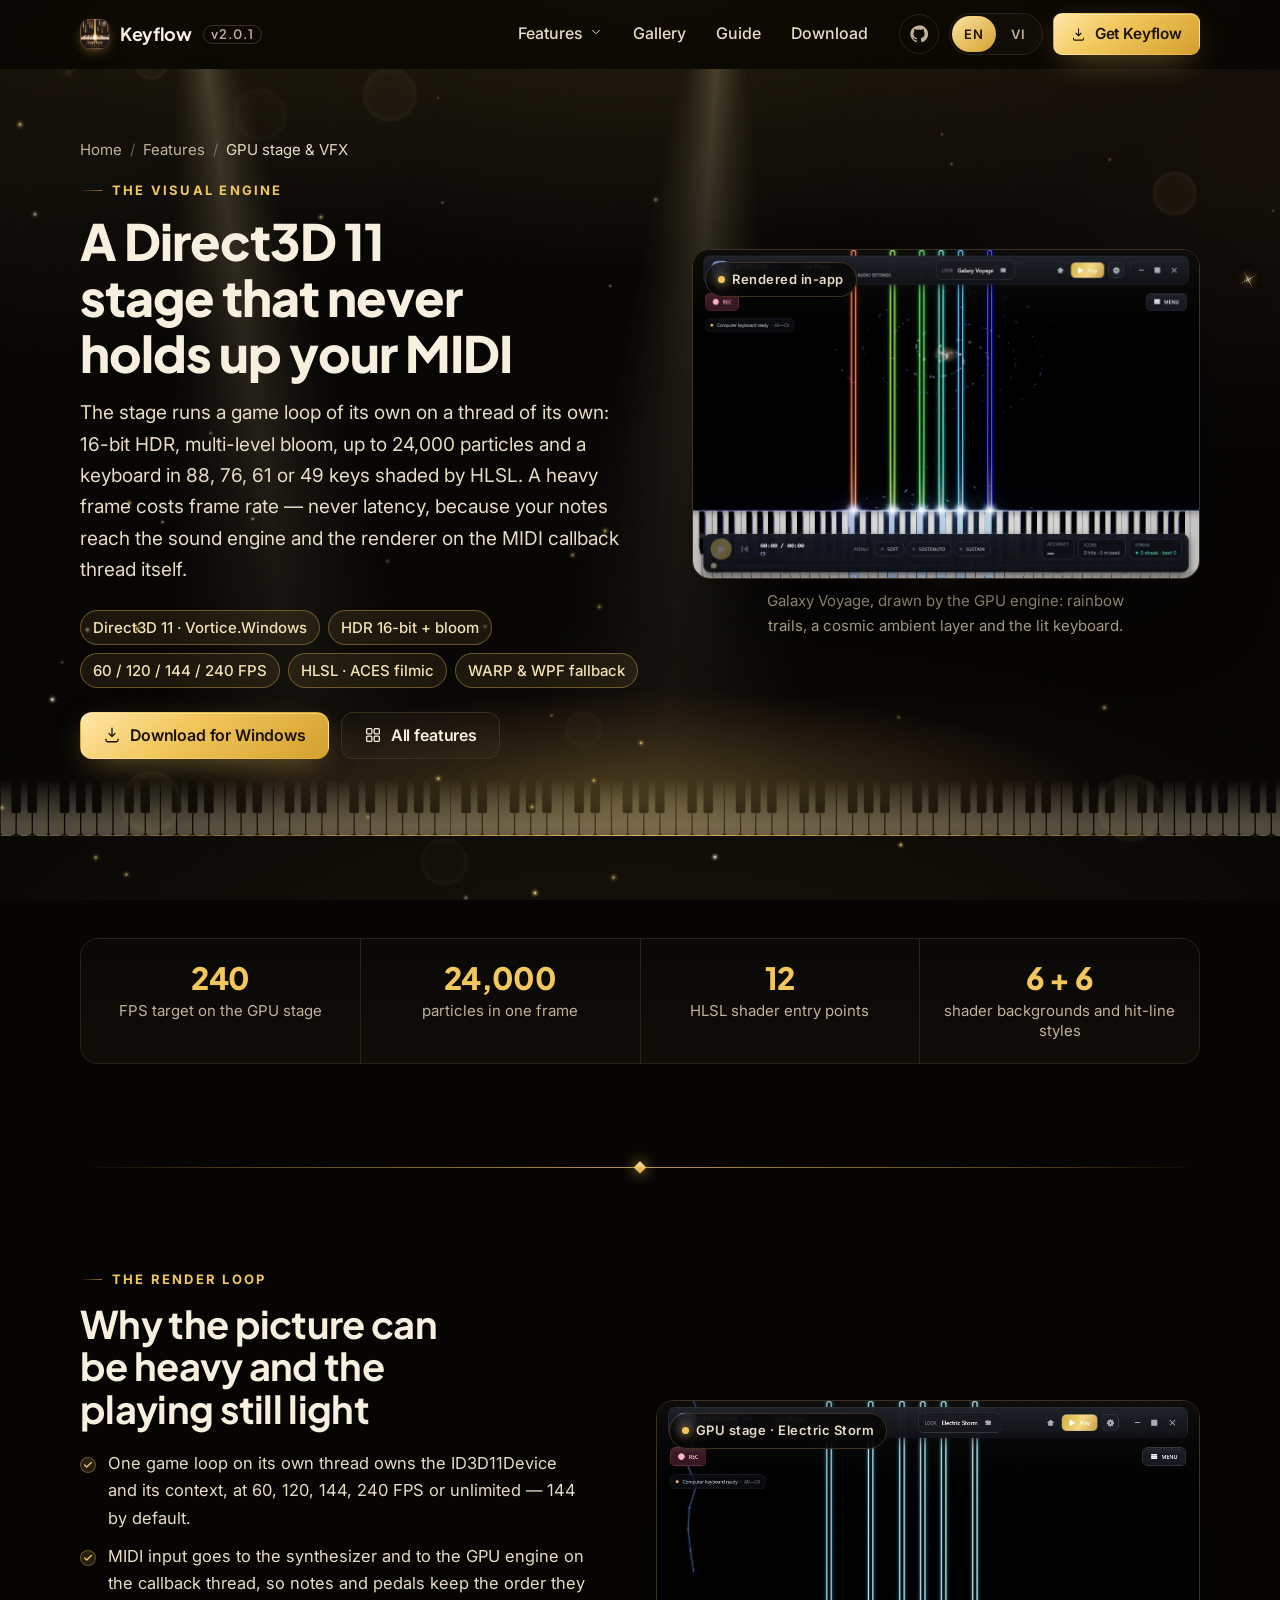
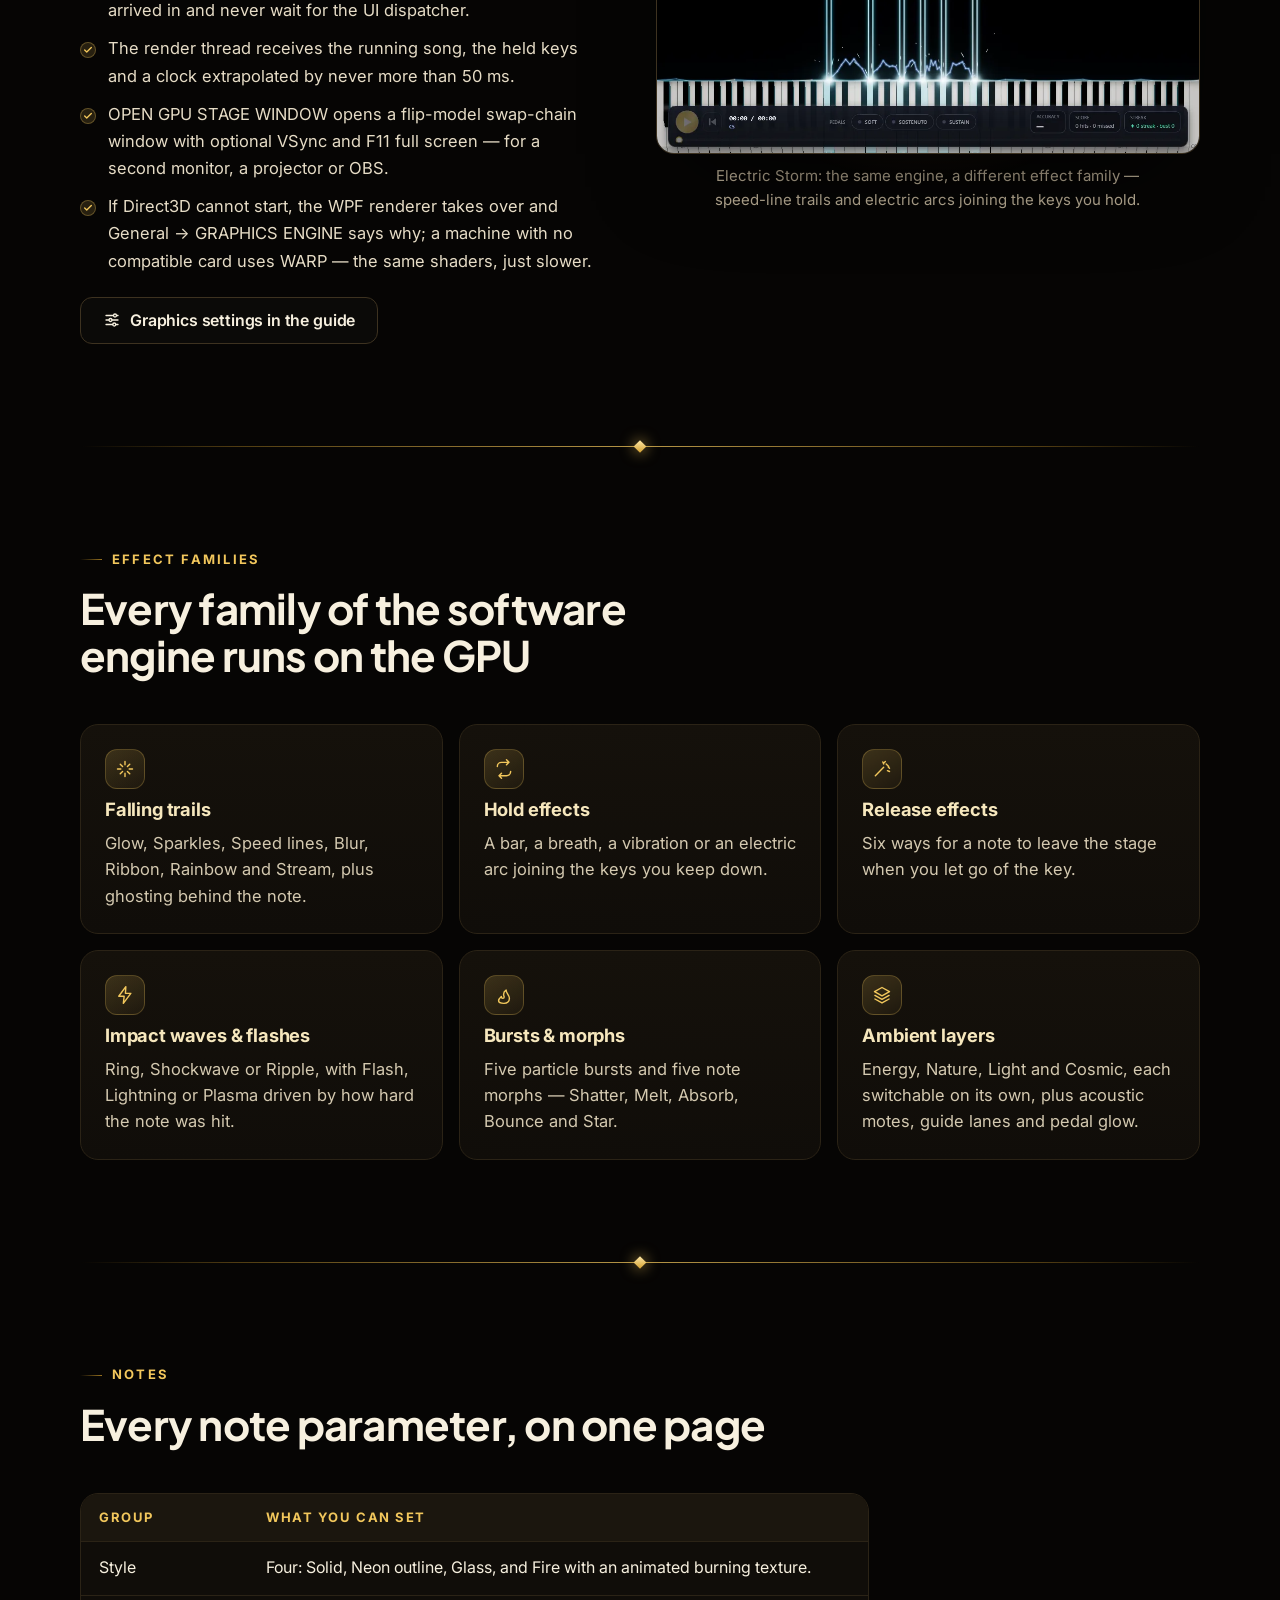
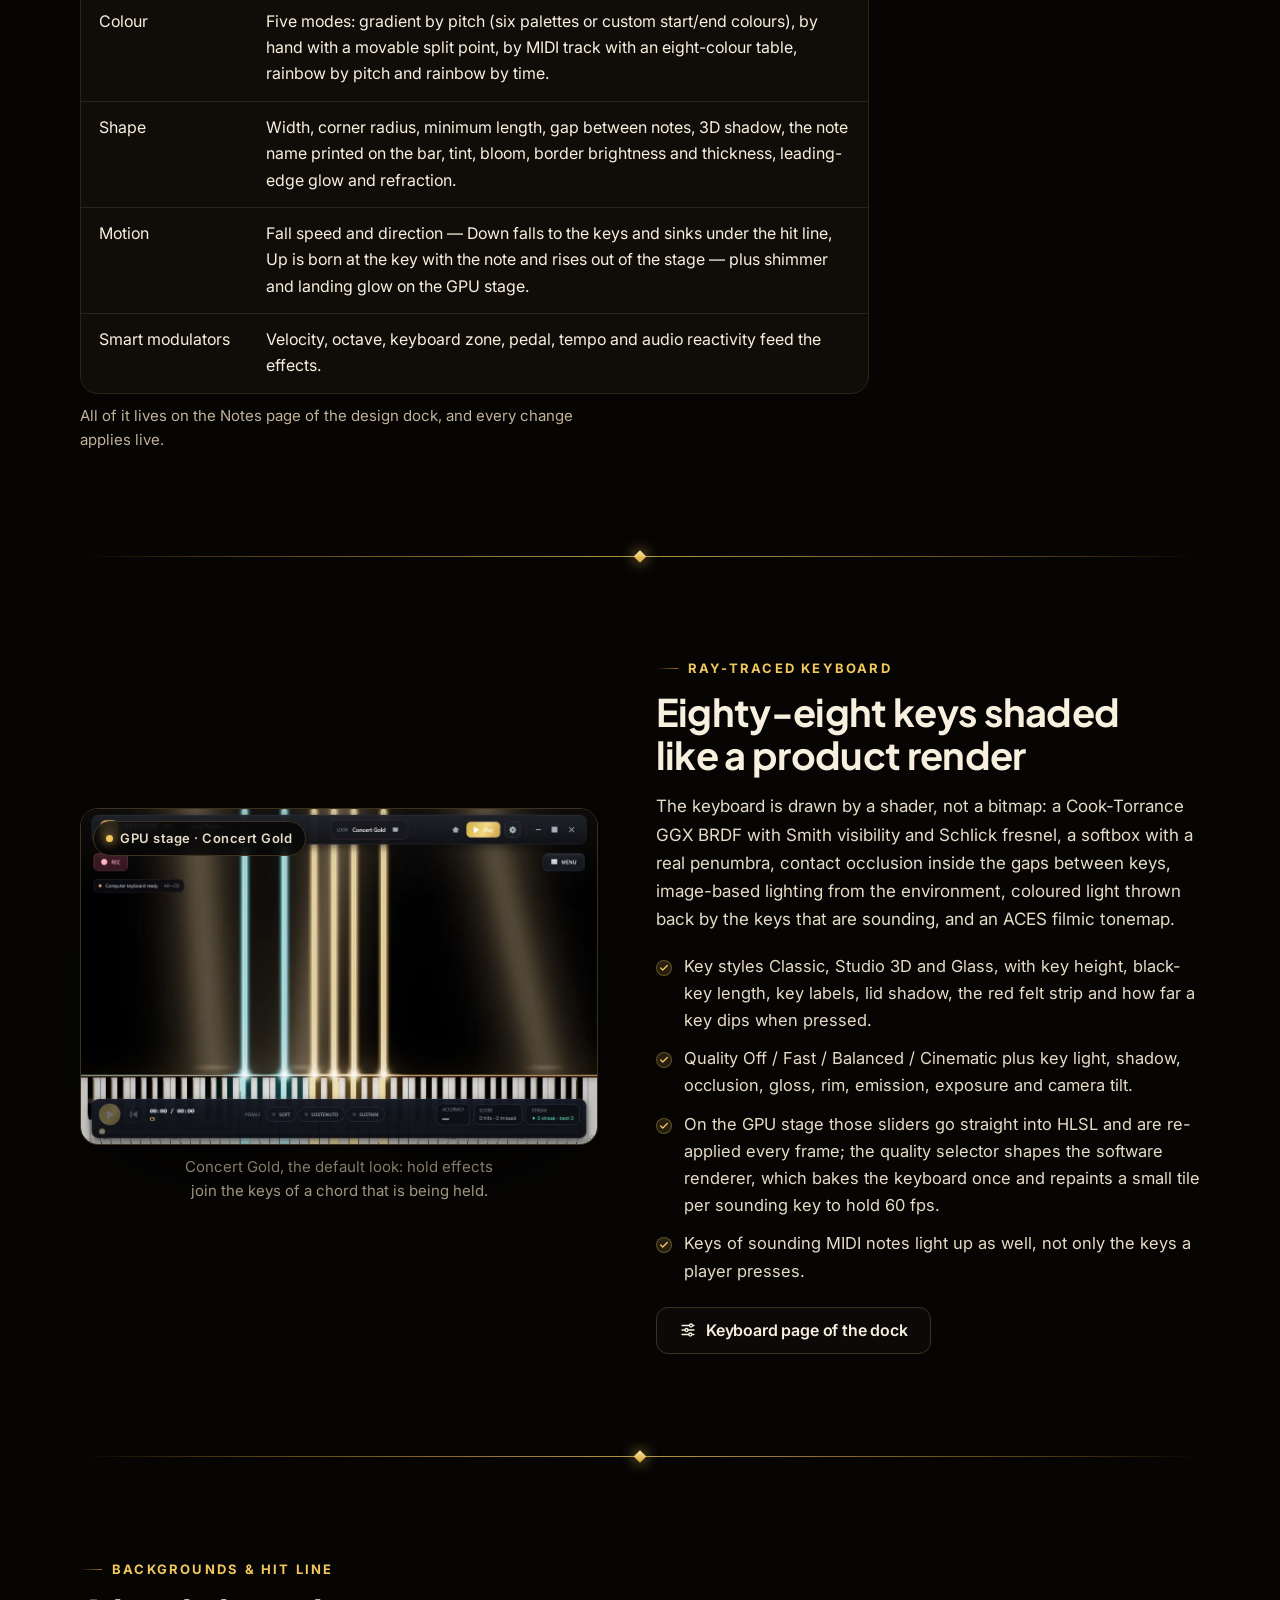
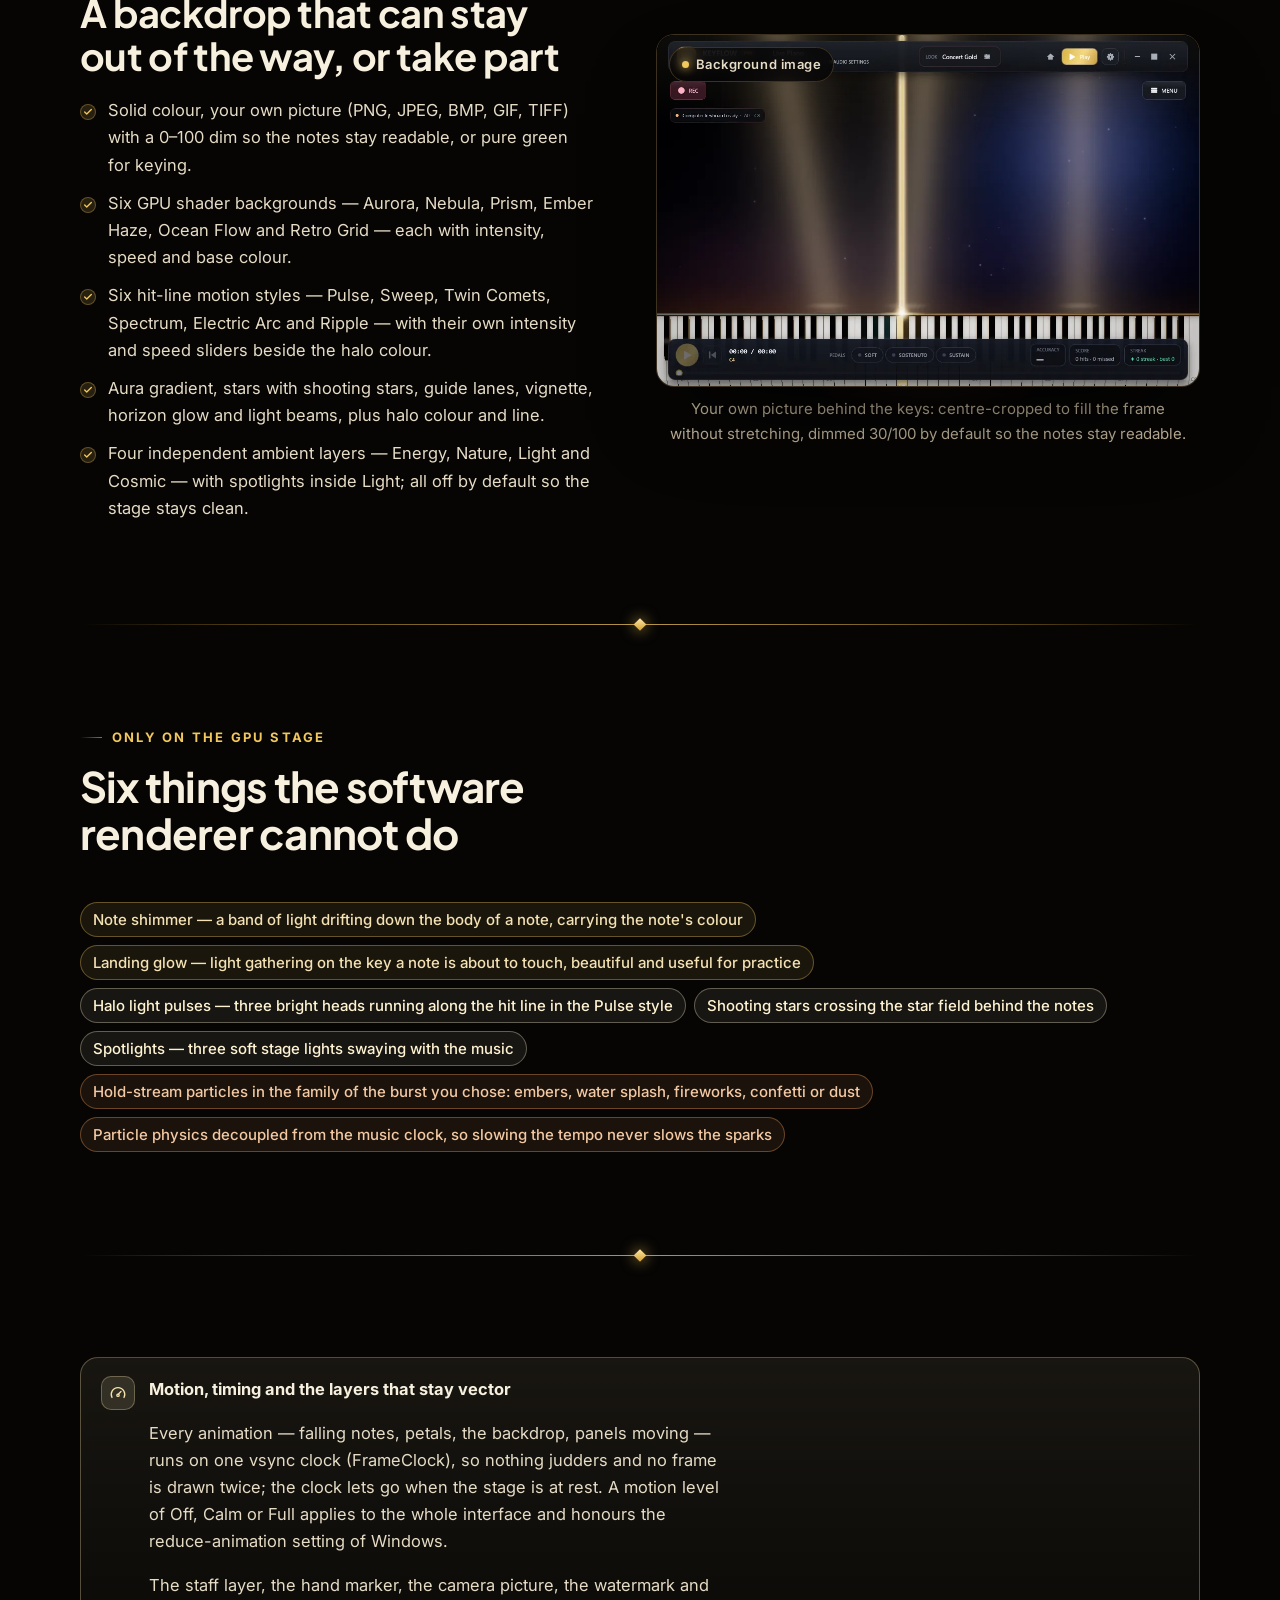
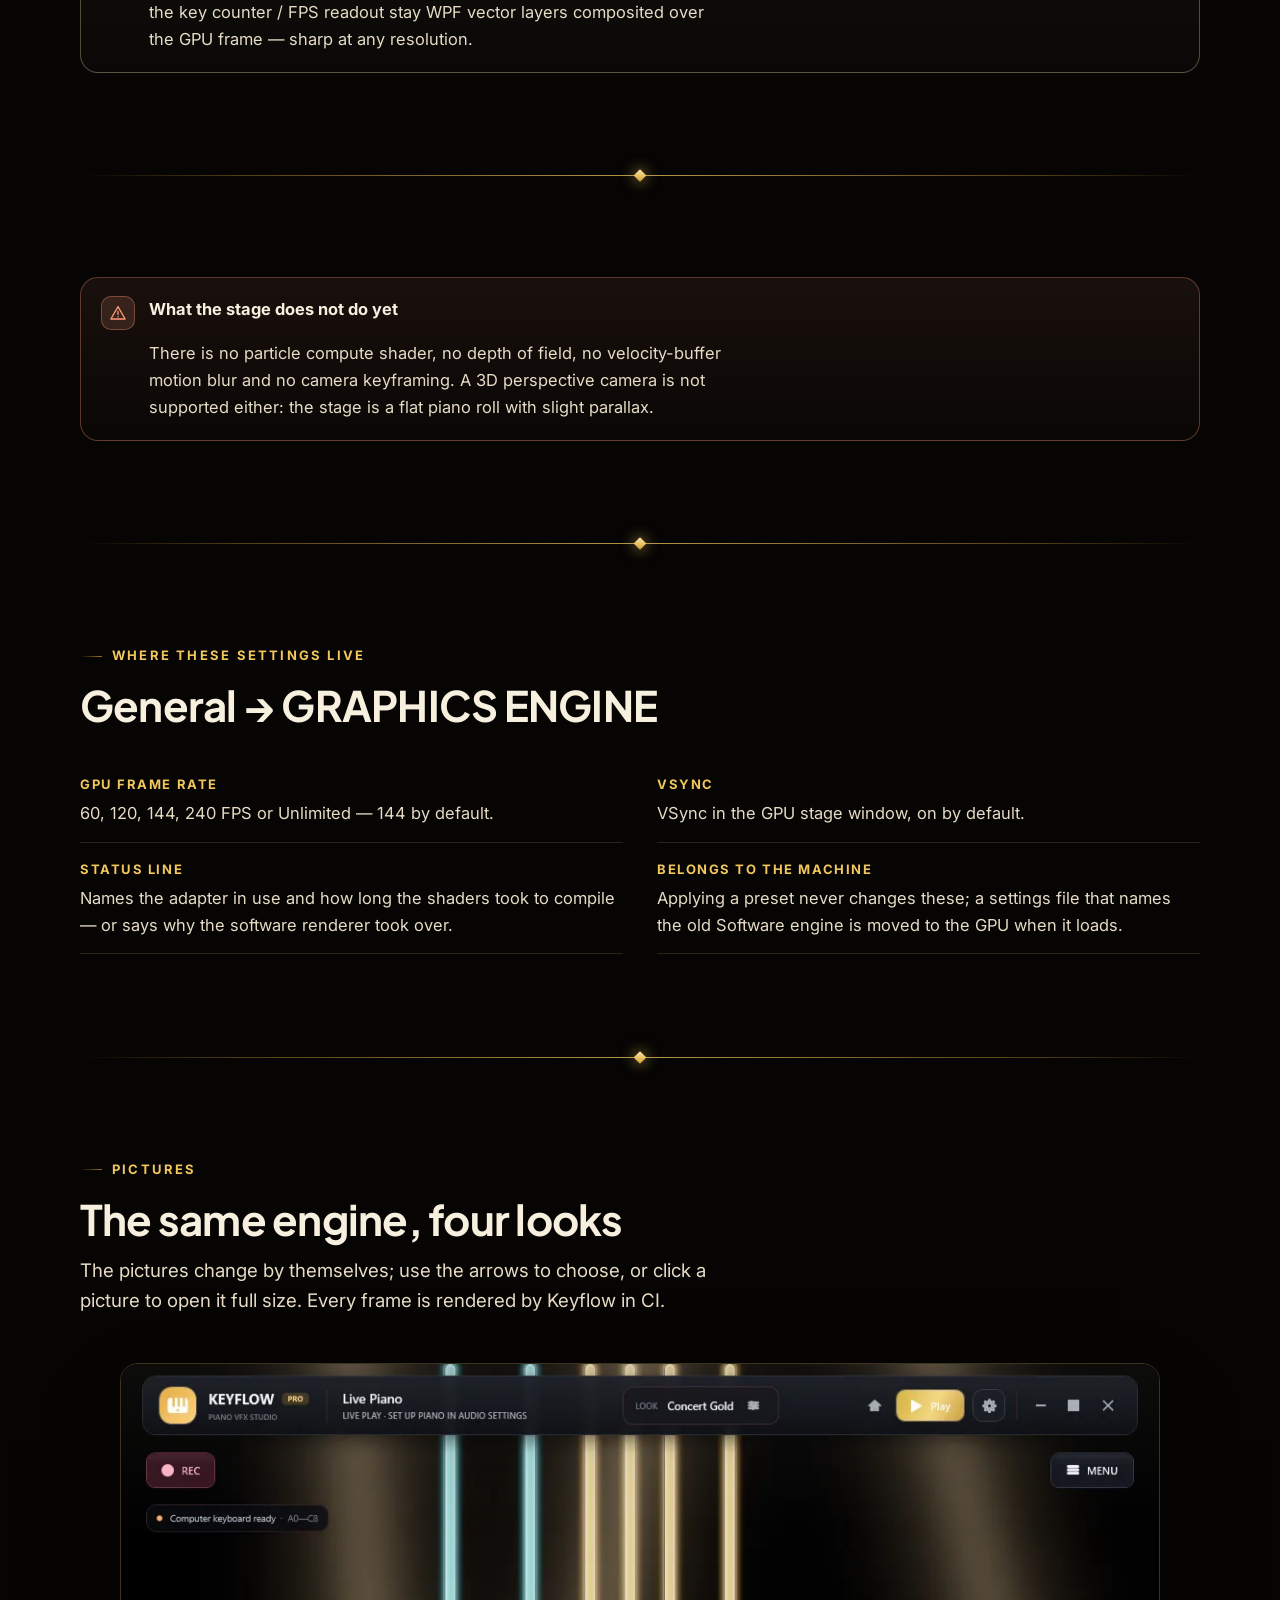
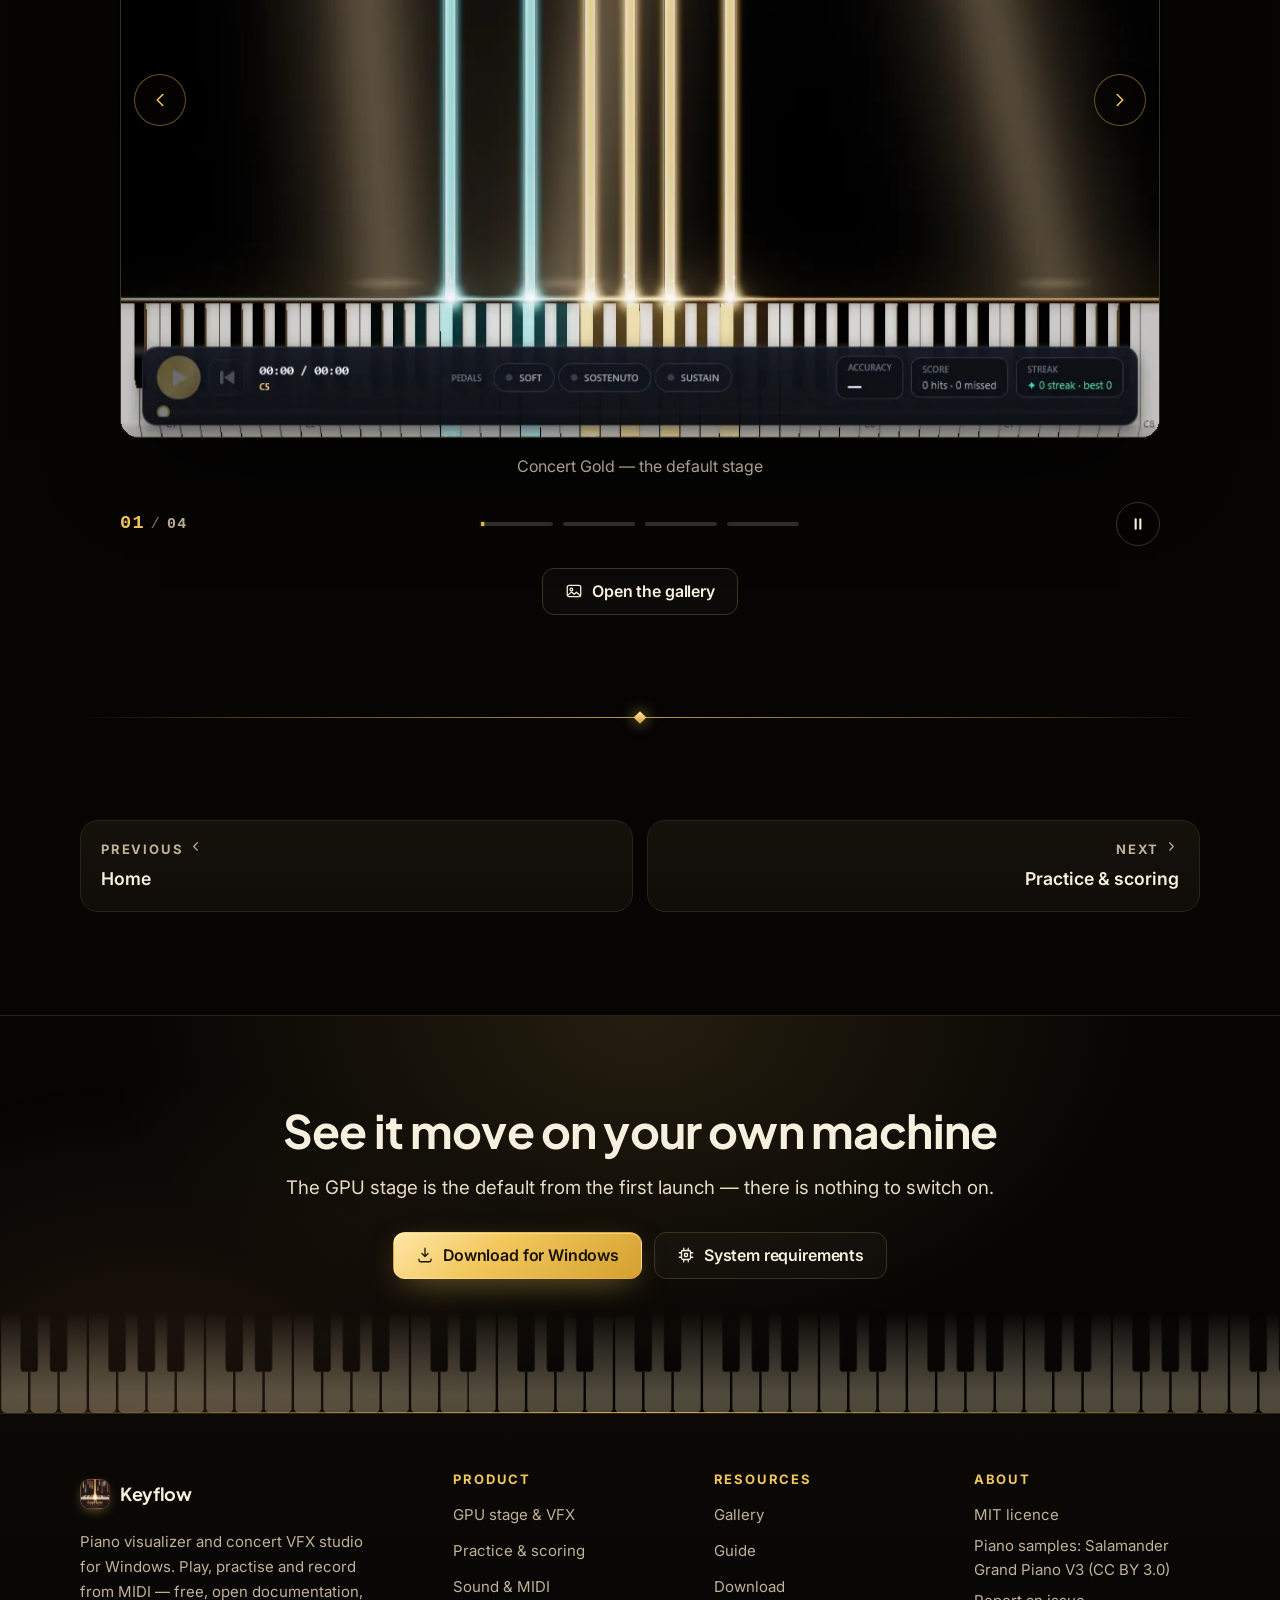
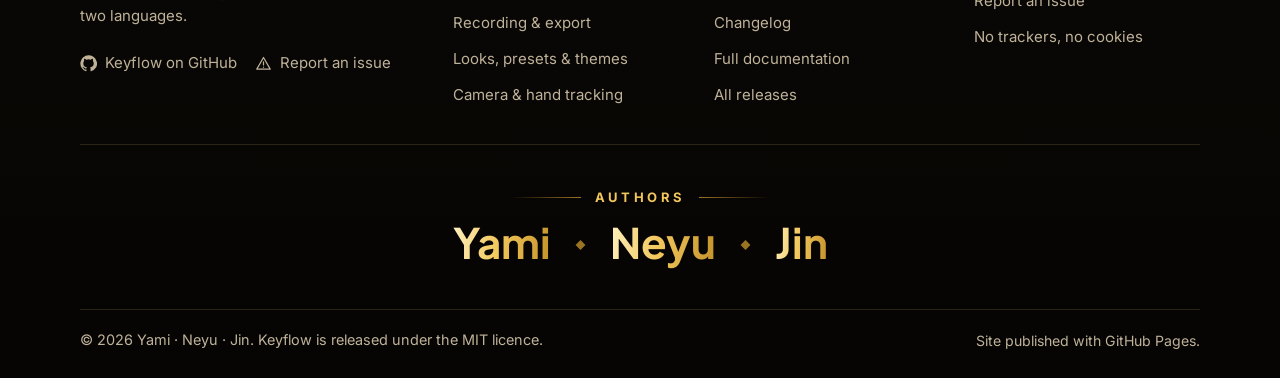
<file: features/stage.html>
<!doctype html>
<html lang="en" data-root="../">
<head>
<meta charset="utf-8">
<meta name="viewport" content="width=device-width, initial-scale=1">
<title data-i18n="ui.title">GPU stage &amp; concert VFX · Keyflow</title>
<meta name="description" content="Keyflow&#x27;s stage is a Direct3D 11 engine on its own thread: 16-bit HDR, multi-level bloom, 24,000 particles, seven trail families, six shader backgrounds and a keyboard in 88, 76, 61 or 49 keys shaded in HLSL with GGX, a softbox and an ACES tonemap." data-i18n-attr="content=ui.description">
<meta name="author" content="Yami, Neyu, Jin">
<meta name="copyright" content="© 2026 Yami, Neyu, Jin">
<link rel="canonical" href="https://ymkeyflow.online/features/stage.html">
<meta property="og:type" content="website">
<meta property="og:site_name" content="Keyflow">
<meta property="og:title" content="GPU stage &amp; concert VFX · Keyflow" data-i18n-attr="content=ui.title">
<meta property="og:description" content="Keyflow&#x27;s stage is a Direct3D 11 engine on its own thread: 16-bit HDR, multi-level bloom, 24,000 particles, seven trail families, six shader backgrounds and a keyboard in 88, 76, 61 or 49 keys shaded in HLSL with GGX, a softbox and an ACES tonemap." data-i18n-attr="content=ui.description">
<meta property="og:url" content="https://ymkeyflow.online/features/stage.html">
<meta property="og:image" content="https://ymkeyflow.online/previews/en/stage-gpu-galaxy.png">
<meta property="og:locale" content="en_US">
<meta property="og:locale:alternate" content="vi_VN">
<meta name="twitter:card" content="summary_large_image">
<meta name="twitter:title" content="GPU stage &amp; concert VFX · Keyflow" data-i18n-attr="content=ui.title">
<meta name="twitter:description" content="Keyflow&#x27;s stage is a Direct3D 11 engine on its own thread: 16-bit HDR, multi-level bloom, 24,000 particles, seven trail families, six shader backgrounds and a keyboard in 88, 76, 61 or 49 keys shaded in HLSL with GGX, a softbox and an ACES tonemap." data-i18n-attr="content=ui.description">
<meta name="theme-color" content="#060504">
<meta name="color-scheme" content="dark">
<link rel="icon" href="../logo.png" type="image/png">
<link rel="apple-touch-icon" href="../logo.png">
<link rel="preconnect" href="https://fonts.googleapis.com">
<link rel="preconnect" href="https://fonts.gstatic.com" crossorigin>
<link href="https://fonts.googleapis.com/css2?family=Inter:wght@400;500;600;700&family=Plus+Jakarta+Sans:wght@600;700;800&display=swap" rel="stylesheet">
<link rel="stylesheet" href="../style.css">
<script>/* Choose the language before the first paint; a timer lifts the veil if
        the dictionaries or site.js never arrive. */
(function () {
  try {
    var s = localStorage.getItem("keyflow-site-lang");
    var q = new URLSearchParams(location.search).get("lang");
    var want = q || s || ((navigator.language || "").toLowerCase().indexOf("vi") === 0 ? "vi" : "en");
    if (want === "vi") {
      document.documentElement.lang = "vi";
      document.documentElement.setAttribute("data-lang-pref", "vi");
      setTimeout(function () { document.documentElement.removeAttribute("data-lang-pref"); }, 2500);
    }
  } catch (e) { /* private mode */ }
})();</script>
<script defer src="../i18n/vi/ui.js"></script>
<script defer src="../i18n/vi/stage.js"></script>
<script defer src="../site.js"></script>
<script defer src="../stardust.js"></script>
<script type="application/ld+json">{
 "@context": "https://schema.org",
 "@type": "WebPage",
 "name": "GPU stage & concert VFX · Keyflow",
 "url": "https://ymkeyflow.online/features/stage.html",
 "inLanguage": [
  "en",
  "vi"
 ],
 "isPartOf": {
  "@type": "WebSite",
  "name": "Keyflow",
  "url": "https://ymkeyflow.online/"
 },
 "author": [
  {
   "@type": "Person",
   "name": "Yami"
  },
  {
   "@type": "Person",
   "name": "Neyu"
  },
  {
   "@type": "Person",
   "name": "Jin"
  }
 ],
 "copyrightHolder": [
  {
   "@type": "Person",
   "name": "Yami"
  },
  {
   "@type": "Person",
   "name": "Neyu"
  },
  {
   "@type": "Person",
   "name": "Jin"
  }
 ],
 "copyrightYear": 2026,
 "about": {
  "@context": "https://schema.org",
  "@type": "SoftwareApplication",
  "name": "Keyflow",
  "alternateName": "Keyflow · Piano Performance & Concert VFX Studio",
  "applicationCategory": "MultimediaApplication",
  "applicationSubCategory": "Piano visualization, practice and video production",
  "operatingSystem": "Windows 10 (22H2) or Windows 11, 64-bit",
  "softwareVersion": "2.0.1",
  "datePublished": "2026-10-13T10:42:59Z",
  "inLanguage": [
   "en",
   "vi"
  ],
  "isAccessibleForFree": true,
  "license": "https://github.com/lxmtuu/KeyFlow/blob/main/LICENSE",
  "downloadUrl": "https://github.com/lxmtuu/KeyFlow/releases/download/v2.0.1/Keyflow-Setup-2.0.1.exe",
  "softwareRequirements": "Windows 10 (22H2) or Windows 11, 64-bit; Direct3D 11 GPU (feature level 11_0, shader model 5.0); about 748 MB free for the piano samples",
  "screenshot": "https://ymkeyflow.online/previews/en/stage-gpu-galaxy.png",
  "author": [
   {
    "@type": "Person",
    "name": "Yami"
   },
   {
    "@type": "Person",
    "name": "Neyu"
   },
   {
    "@type": "Person",
    "name": "Jin"
   }
  ],
  "copyrightHolder": [
   {
    "@type": "Person",
    "name": "Yami"
   },
   {
    "@type": "Person",
    "name": "Neyu"
   },
   {
    "@type": "Person",
    "name": "Jin"
   }
  ],
  "copyrightYear": 2026,
  "featureList": [
   "Direct3D 11 GPU stage with 16-bit HDR and multi-level bloom",
   "Ray-traced keyboard in 88, 76, 61 or 49 keys (GGX, softbox penumbra, ACES tonemap)",
   "Practice modes: follow along, wait for my note, one hand, A-B loop",
   "Recording to MP4 (H.264 + AAC), AVI or 32-bit PNG sequence with alpha",
   "MIDI and MusicXML import; Salamander Grand Piano V3 downloaded on request",
   "Hall, convolution and impulse-response reverb, continuous damper, string resonance",
   "14 stage presets, three concert themes and a user theme studio",
   "Share a whole look as one KEYFLOW-LOOK-2 line of text",
   "Webcam overlay with green key, classical hand tracking and an AR overlay calibrated to the real keys",
   "English and Tiếng Việt, switched live without a restart"
  ],
  "url": "https://ymkeyflow.online/features/stage.html"
 }
}</script>
<script type="application/ld+json">{"@context": "https://schema.org", "@type": "BreadcrumbList", "itemListElement": [{"@type": "ListItem", "position": 1, "name": "Home", "item": "https://ymkeyflow.online/"}, {"@type": "ListItem", "position": 2, "name": "Features", "item": "https://ymkeyflow.online/index.html#features"}, {"@type": "ListItem", "position": 3, "name": "GPU stage & VFX", "item": "https://ymkeyflow.online/features/stage.html"}]}</script>
</head>
<body>

<a class="skip" href="#main" data-i18n="ui.skip">Skip to content</a>
<div class="progress" aria-hidden="true"></div>
<header class="nav">
  <div class="nav-in">
    <a class="brand" href="../index.html">
      <img src="../logo.png" width="30" height="30" alt="" decoding="async">
      <span>Keyflow</span><span class="ver">v<span data-release-tag>2.0.1</span></span>
    </a>
    <nav class="nav-links" aria-label="Main navigation" data-i18n-attr="aria-label=ui.nav.label">
      <div class="has-menu">
        <button type="button" class="menu-btn" aria-haspopup="true"><span data-i18n="ui.nav.features">Features</span>
          <span class="caret"><svg viewBox="0 0 24 24" width="14" height="14" aria-hidden="true" focusable="false" fill="none" stroke="currentColor" stroke-width="1.7" stroke-linecap="round" stroke-linejoin="round"><path d="m6 9 6 6 6-6"/></svg></span></button>
        <div class="menu">
          <div class="menu-grid"><a class="menu-item" href="../features/stage.html" aria-current="page"><span class="ico"><svg viewBox="0 0 24 24" width="18" height="18" aria-hidden="true" focusable="false" fill="none" stroke="currentColor" stroke-width="1.7" stroke-linecap="round" stroke-linejoin="round"><path d="M9 3v3M15 3v3M9 18v3M15 18v3M3 9h3M3 15h3M18 9h3M18 15h3"/><rect x="6" y="6" width="12" height="12" rx="2"/><rect x="10" y="10" width="4" height="4" rx="1"/></svg></span><span><b data-i18n="feature.stage">GPU stage & VFX</b><span data-i18n="feature.stage.d">Direct3D 11 render loop, HDR bloom, 24,000 particles, ray-traced keys</span></span></a><a class="menu-item" href="../features/practice.html"><span class="ico"><svg viewBox="0 0 24 24" width="18" height="18" aria-hidden="true" focusable="false" fill="none" stroke="currentColor" stroke-width="1.7" stroke-linecap="round" stroke-linejoin="round"><circle cx="12" cy="12" r="8.5"/><circle cx="12" cy="12" r="4.5"/><circle cx="12" cy="12" r="1" fill="currentColor" stroke="none"/></svg></span><span><b data-i18n="feature.practice">Practice & scoring</b><span data-i18n="feature.practice.d">Wait-for-note, one hand, A-B loop, history, ghost and staff layer</span></span></a><a class="menu-item" href="../features/sound.html"><span class="ico"><svg viewBox="0 0 24 24" width="18" height="18" aria-hidden="true" focusable="false" fill="none" stroke="currentColor" stroke-width="1.7" stroke-linecap="round" stroke-linejoin="round"><path d="M2 12h2.5l2-6 3 14 3-11 2.5 6 2-3H22"/></svg></span><span><b data-i18n="feature.sound">Sound & MIDI</b><span data-i18n="feature.sound.d">Salamander Grand Piano V3 (one-time download), hall and convolution reverb, three pedals, MIDI in and out</span></span></a><a class="menu-item" href="../features/recording.html"><span class="ico"><svg viewBox="0 0 24 24" width="18" height="18" aria-hidden="true" focusable="false" fill="none" stroke="currentColor" stroke-width="1.7" stroke-linecap="round" stroke-linejoin="round"><circle cx="12" cy="12" r="8.5"/><circle cx="12" cy="12" r="3.5" fill="currentColor" stroke="none"/></svg></span><span><b data-i18n="feature.recording">Recording & export</b><span data-i18n="feature.recording.d">MP4 with the sound inside, AVI, or 32-bit PNG with transparency</span></span></a><a class="menu-item" href="../features/design.html"><span class="ico"><svg viewBox="0 0 24 24" width="18" height="18" aria-hidden="true" focusable="false" fill="none" stroke="currentColor" stroke-width="1.7" stroke-linecap="round" stroke-linejoin="round"><path d="M12 21a9 9 0 1 1 9-9c0 2-1.6 3-3.4 3H16a2 2 0 0 0-1.4 3.4c.5.6.2 1.6-.6 2A8.9 8.9 0 0 1 12 21Z"/><circle cx="8" cy="10" r="1.2" fill="currentColor" stroke="none"/><circle cx="12" cy="7.5" r="1.2" fill="currentColor" stroke="none"/><circle cx="16" cy="10" r="1.2" fill="currentColor" stroke="none"/></svg></span><span><b data-i18n="feature.design">Looks, presets & themes</b><span data-i18n="feature.design.d">14 built-in presets, three concert themes, a theme studio and one-line share codes</span></span></a><a class="menu-item" href="../features/camera.html"><span class="ico"><svg viewBox="0 0 24 24" width="18" height="18" aria-hidden="true" focusable="false" fill="none" stroke="currentColor" stroke-width="1.7" stroke-linecap="round" stroke-linejoin="round"><path d="M3 8.5A2.5 2.5 0 0 1 5.5 6h1.8l1.3-2h6.8l1.3 2h1.8A2.5 2.5 0 0 1 21 8.5v9A2.5 2.5 0 0 1 18.5 20h-13A2.5 2.5 0 0 1 3 17.5v-9Z"/><circle cx="12" cy="13" r="3.6"/></svg></span><span><b data-i18n="feature.camera">Camera & hand tracking</b><span data-i18n="feature.camera.d">Webcam overlay with green key, classical hand tracking, and an AR overlay on the real keys</span></span></a></div>
          <div class="menu-foot"><span data-i18n="ui.menu.foot">Every feature ships in the same free download — English and Tiếng Việt included.</span>
            <a class="link-more" href="../index.html#features"><span data-i18n="ui.allfeatures">All features</span>
              <span class="arw"><svg viewBox="0 0 24 24" width="15" height="15" aria-hidden="true" focusable="false" fill="none" stroke="currentColor" stroke-width="1.7" stroke-linecap="round" stroke-linejoin="round"><path d="M4 12h15m0 0-6-6m6 6-6 6"/></svg></span></a></div>
        </div>
      </div>
      <a href="../gallery.html" data-i18n="ui.nav.gallery">Gallery</a>
      <a href="../guide.html" data-i18n="ui.nav.guide">Guide</a>
      <a href="../download.html" data-i18n="ui.nav.download">Download</a>
    </nav>
    <div class="nav-tools">
      <a class="icon-link" href="https://github.com/lxmtuu/KeyFlow" target="_blank" rel="noopener" title="GitHub"
         data-i18n-attr="aria-label=ui.github" aria-label="Keyflow on GitHub"><svg viewBox="0 0 24 24" width="18" height="18" aria-hidden="true" focusable="false" fill="none" stroke="currentColor" stroke-width="1.7" stroke-linecap="round" stroke-linejoin="round"><path fill="currentColor" stroke="none" d="M12 .5a11.5 11.5 0 0 0-3.64 22.41c.58.1.79-.25.79-.56v-2c-3.2.7-3.88-1.37-3.88-1.37-.52-1.33-1.28-1.69-1.28-1.69-1.04-.71.08-.7.08-.7 1.15.08 1.76 1.19 1.76 1.19 1.03 1.76 2.69 1.25 3.35.96.1-.74.4-1.25.73-1.54-2.55-.29-5.24-1.28-5.24-5.69 0-1.26.45-2.28 1.19-3.09-.12-.29-.52-1.46.11-3.05 0 0 .97-.31 3.17 1.18a11 11 0 0 1 5.77 0c2.2-1.49 3.17-1.18 3.17-1.18.63 1.59.23 2.76.11 3.05.74.81 1.19 1.83 1.19 3.09 0 4.42-2.7 5.4-5.27 5.68.41.36.78 1.06.78 2.14v3.17c0 .31.21.67.8.56A11.5 11.5 0 0 0 12 .5Z"/></svg></a>
      <div class="lang" role="group" data-i18n-attr="aria-label=ui.lang" aria-label="Language">
        <button type="button" data-lang="en" aria-pressed="true">EN</button>
        <button type="button" data-lang="vi" aria-pressed="false">VI</button>
      </div>
      <a class="btn btn-gold btn-sm" href="../download.html"><svg viewBox="0 0 24 24" width="15" height="15" aria-hidden="true" focusable="false" fill="none" stroke="currentColor" stroke-width="1.7" stroke-linecap="round" stroke-linejoin="round"><path d="M12 3v11m0 0 4-4m-4 4-4-4M4 17.5V19a2 2 0 0 0 2 2h12a2 2 0 0 0 2-2v-1.5"/></svg> <span data-i18n="ui.nav.cta">Get Keyflow</span></a>
      <button type="button" class="burger" data-i18n-attr="aria-label=ui.menu" aria-label="Menu"
              aria-controls="drawer"><svg viewBox="0 0 24 24" width="20" height="20" aria-hidden="true" focusable="false" fill="none" stroke="currentColor" stroke-width="1.7" stroke-linecap="round" stroke-linejoin="round"><path d="M3.5 6.5h17M3.5 12h17M3.5 17.5h17"/></svg></button>
    </div>
  </div>
</header>
<div class="drawer" id="drawer" role="dialog" aria-modal="true" aria-label="Site menu" data-i18n-attr="aria-label=ui.drawer.label"><div class="drawer-panel"><div class="drawer-top"><a class="brand" href="../index.html"><img src="../logo.png" width="28" height="28" alt=""><span>Keyflow</span></a><button type="button" class="drawer-close" data-i18n-attr="aria-label=ui.close" aria-label="Close"><svg viewBox="0 0 24 24" width="18" height="18" aria-hidden="true" focusable="false" fill="none" stroke="currentColor" stroke-width="1.7" stroke-linecap="round" stroke-linejoin="round"><path d="M18 6 6 18M6 6l12 12"/></svg></button></div><p class="dgroup" data-i18n="ui.nav.features">Features</p><a class="dlink dsub" href="../features/stage.html" aria-current="page" data-i18n="feature.stage">GPU stage & VFX</a><a class="dlink dsub" href="../features/practice.html" data-i18n="feature.practice">Practice & scoring</a><a class="dlink dsub" href="../features/sound.html" data-i18n="feature.sound">Sound & MIDI</a><a class="dlink dsub" href="../features/recording.html" data-i18n="feature.recording">Recording & export</a><a class="dlink dsub" href="../features/design.html" data-i18n="feature.design">Looks, presets & themes</a><a class="dlink dsub" href="../features/camera.html" data-i18n="feature.camera">Camera & hand tracking</a><p class="dgroup" data-i18n="ui.drawer.pages">Pages</p><a class="dlink" href="../index.html" data-i18n="ui.home">Home</a><a class="dlink" href="../gallery.html" data-i18n="ui.nav.gallery">Gallery</a><a class="dlink" href="../guide.html" data-i18n="ui.nav.guide">Guide</a><a class="dlink" href="../download.html" data-i18n="ui.nav.download">Download</a><div class="drawer-foot"><a class="btn btn-gold btn-block" href="../download.html"><svg viewBox="0 0 24 24" width="17" height="17" aria-hidden="true" focusable="false" fill="none" stroke="currentColor" stroke-width="1.7" stroke-linecap="round" stroke-linejoin="round"><path d="M12 3v11m0 0 4-4m-4 4-4-4M4 17.5V19a2 2 0 0 0 2 2h12a2 2 0 0 0 2-2v-1.5"/></svg> <span data-i18n="ui.nav.download">Download</span></a><a class="btn btn-ghost btn-block" href="https://github.com/lxmtuu/KeyFlow" target="_blank" rel="noopener"><svg viewBox="0 0 24 24" width="17" height="17" aria-hidden="true" focusable="false" fill="none" stroke="currentColor" stroke-width="1.7" stroke-linecap="round" stroke-linejoin="round"><path fill="currentColor" stroke="none" d="M12 .5a11.5 11.5 0 0 0-3.64 22.41c.58.1.79-.25.79-.56v-2c-3.2.7-3.88-1.37-3.88-1.37-.52-1.33-1.28-1.69-1.28-1.69-1.04-.71.08-.7.08-.7 1.15.08 1.76 1.19 1.76 1.19 1.03 1.76 2.69 1.25 3.35.96.1-.74.4-1.25.73-1.54-2.55-.29-5.24-1.28-5.24-5.69 0-1.26.45-2.28 1.19-3.09-.12-.29-.52-1.46.11-3.05 0 0 .97-.31 3.17 1.18a11 11 0 0 1 5.77 0c2.2-1.49 3.17-1.18 3.17-1.18.63 1.59.23 2.76.11 3.05.74.81 1.19 1.83 1.19 3.09 0 4.42-2.7 5.4-5.27 5.68.41.36.78 1.06.78 2.14v3.17c0 .31.21.67.8.56A11.5 11.5 0 0 0 12 .5Z"/></svg> GitHub</a><div class="lang" role="group" style="justify-content:center" data-i18n-attr="aria-label=ui.lang" aria-label="Language"><button type="button" data-lang="en" aria-pressed="true">EN</button><button type="button" data-lang="vi" aria-pressed="false">VI</button></div></div></div></div>
<main id="main">
<section class="pagehero"><div class="stage-fx stage-fx-page" aria-hidden="true"><i class="beam b1"></i><i class="beam b2"></i><i class="beam b3"></i><i class="floor"></i><i class="keys"></i></div><div class="container pagehero-in"><div class="split-copy"><nav class="crumbs" aria-label="Breadcrumb" data-i18n-attr="aria-label=ui.breadcrumb"><ol><li><a href="../index.html" data-i18n="ui.home">Home</a></li><li aria-hidden="true" class="sep">/</li><li><a href="../index.html#features" data-i18n="ui.nav.features">Features</a></li><li aria-hidden="true" class="sep">/</li><li aria-current="page" data-i18n="feature.stage">GPU stage & VFX</li></ol></nav><p class="eyebrow" data-i18n="stage.13">The visual engine</p><h1 data-i18n="stage.14">A Direct3D 11 stage that never holds up your MIDI</h1><p class="lead" data-i18n="stage.15">The stage runs a game loop of its own on a thread of its own: 16-bit HDR, multi-level bloom, up to 24,000 particles and a keyboard in 88, 76, 61 or 49 keys shaded by HLSL. A heavy frame costs frame rate — never latency, because your notes reach the sound engine and the renderer on the MIDI callback thread itself.</p><div class="meta-chips"><span class="chip gold" data-i18n="stage.16">Direct3D 11 · Vortice.Windows</span><span class="chip gold" data-i18n="stage.17">HDR 16-bit + bloom</span><span class="chip gold" data-i18n="stage.18">60 / 120 / 144 / 240 FPS</span><span class="chip gold" data-i18n="stage.19">HLSL · ACES filmic</span><span class="chip gold" data-i18n="stage.20">WARP & WPF fallback</span></div><div style="margin-top:24px"><div class="actions"><a class="btn btn-gold" href="../download.html"><svg viewBox="0 0 24 24" width="18" height="18" aria-hidden="true" focusable="false" fill="none" stroke="currentColor" stroke-width="1.7" stroke-linecap="round" stroke-linejoin="round"><path d="M12 3v11m0 0 4-4m-4 4-4-4M4 17.5V19a2 2 0 0 0 2 2h12a2 2 0 0 0 2-2v-1.5"/></svg> <span data-i18n="stage.21">Download for Windows</span></a><a class="btn btn-ghost" href="../index.html#features"><svg viewBox="0 0 24 24" width="18" height="18" aria-hidden="true" focusable="false" fill="none" stroke="currentColor" stroke-width="1.7" stroke-linecap="round" stroke-linejoin="round"><rect x="3.5" y="3.5" width="7" height="7" rx="1.6"/><rect x="13.5" y="3.5" width="7" height="7" rx="1.6"/><rect x="3.5" y="13.5" width="7" height="7" rx="1.6"/><rect x="13.5" y="13.5" width="7" height="7" rx="1.6"/></svg> <span data-i18n="ui.allfeatures">All features</span></a></div></div></div><div class="split-media"><figure class="shot" style="margin:0" data-lightbox data-lb-item><div class="frame" data-shot="stage-gpu-galaxy"><picture><source type="image/webp" srcset="../previews/webp/en/stage-gpu-galaxy.webp"><img src="../previews/en/stage-gpu-galaxy.png" width="1080" height="700" data-i18n-attr="alt=stage.1.alt" alt="The GPU stage running the Galaxy Voyage preset" decoding="async" fetchpriority="high"></picture><span class="frame-badge"><span class="dot"></span><span data-i18n="stage.2">Rendered in-app</span></span><button type="button" class="lb-trigger" data-i18n-attr="aria-label=ui.lb.enlarge" aria-label="Enlarge picture"><svg viewBox="0 0 24 24" width="20" height="20" aria-hidden="true" focusable="false" fill="none" stroke="currentColor" stroke-width="1.7" stroke-linecap="round" stroke-linejoin="round"><circle cx="11" cy="11" r="6.5"/><path d="m16 16 4.5 4.5M11 8.3v5.4M8.3 11h5.4"/></svg></button></div><figcaption class="frame-cap lb-caption" data-i18n="stage.3">Galaxy Voyage, drawn by the GPU engine: rainbow trails, a cosmic ambient layer and the lit keyboard.</figcaption></figure></div></div></section>
<section class="section band"><div class="container"><div class="stats four"><div class="stat"><b data-i18n="stage.22" data-count="240">240</b><span data-i18n="stage.23">FPS target on the GPU stage</span></div><div class="stat"><b data-i18n="stage.24">24,000</b><span data-i18n="stage.25">particles in one frame</span></div><div class="stat"><b data-i18n="stage.26" data-count="12">12</b><span data-i18n="stage.27">HLSL shader entry points</span></div><div class="stat"><b data-i18n="stage.28">6 + 6</b><span data-i18n="stage.29">shader backgrounds and hit-line styles</span></div></div></div></section>
<section id="engine" class="section"><div class="container split"><div class="split-copy reveal"><p class="eyebrow" data-i18n="stage.30">The render loop</p><h2 data-i18n="stage.31">Why the picture can be heavy and the playing still light</h2><ul class="ticks"><li data-i18n="stage.32">One game loop on its own thread owns the ID3D11Device and its context, at 60, 120, 144, 240 FPS or unlimited — 144 by default.</li><li data-i18n="stage.33">MIDI input goes to the synthesizer and to the GPU engine on the callback thread, so notes and pedals keep the order they arrived in and never wait for the UI dispatcher.</li><li data-i18n="stage.34">The render thread receives the running song, the held keys and a clock extrapolated by never more than 50 ms.</li><li data-i18n="stage.35">OPEN GPU STAGE WINDOW opens a flip-model swap-chain window with optional VSync and F11 full screen — for a second monitor, a projector or OBS.</li><li data-i18n="stage.36">If Direct3D cannot start, the WPF renderer takes over and General → GRAPHICS ENGINE says why; a machine with no compatible card uses WARP — the same shaders, just slower.</li></ul><div class="actions"><a class="btn btn-ghost" href="../guide.html#setup"><svg viewBox="0 0 24 24" width="18" height="18" aria-hidden="true" focusable="false" fill="none" stroke="currentColor" stroke-width="1.7" stroke-linecap="round" stroke-linejoin="round"><path d="M4 6h10M18 6h2M4 12h4M12 12h8M4 18h9M17 18h3"/><circle cx="16" cy="6" r="2"/><circle cx="10" cy="12" r="2"/><circle cx="15" cy="18" r="2"/></svg> <span data-i18n="stage.37">Graphics settings in the guide</span></a></div></div><div class="split-media reveal"><figure class="shot" style="margin:0" data-lightbox data-lb-item><div class="frame" data-shot="stage-gpu-storm"><picture><source type="image/webp" srcset="../previews/webp/en/stage-gpu-storm.webp"><img src="../previews/en/stage-gpu-storm.png" width="1080" height="700" data-i18n-attr="alt=stage.4.alt" alt="Electric Storm: speed lines and arcs between held keys" decoding="async" loading="lazy"></picture><span class="frame-badge"><span class="dot"></span><span data-i18n="stage.5">GPU stage · Electric Storm</span></span><button type="button" class="lb-trigger" data-i18n-attr="aria-label=ui.lb.enlarge" aria-label="Enlarge picture"><svg viewBox="0 0 24 24" width="20" height="20" aria-hidden="true" focusable="false" fill="none" stroke="currentColor" stroke-width="1.7" stroke-linecap="round" stroke-linejoin="round"><circle cx="11" cy="11" r="6.5"/><path d="m16 16 4.5 4.5M11 8.3v5.4M8.3 11h5.4"/></svg></button></div><figcaption class="frame-cap lb-caption" data-i18n="stage.6">Electric Storm: the same engine, a different effect family — speed-line trails and electric arcs joining the keys you hold.</figcaption></figure></div></div></section>
<section id="effects" class="section"><div class="container"><div class="section-head"><p class="eyebrow" data-i18n="stage.50">Effect families</p><h2 data-i18n="stage.51">Every family of the software engine runs on the GPU</h2></div><div class="grid"><article class="card reveal" style="--d:0ms"><span class="ico"><svg viewBox="0 0 24 24" width="20" height="20" aria-hidden="true" focusable="false" fill="none" stroke="currentColor" stroke-width="1.7" stroke-linecap="round" stroke-linejoin="round"><path d="M12 3v4M12 17v4M3 12h4M17 12h4M6.3 6.3l2.8 2.8M14.9 14.9l2.8 2.8M17.7 6.3l-2.8 2.8M9.1 14.9l-2.8 2.8"/></svg></span><h3 data-i18n="stage.38">Falling trails</h3><p data-i18n="stage.39">Glow, Sparkles, Speed lines, Blur, Ribbon, Rainbow and Stream, plus ghosting behind the note.</p></article><article class="card reveal" style="--d:70ms"><span class="ico"><svg viewBox="0 0 24 24" width="20" height="20" aria-hidden="true" focusable="false" fill="none" stroke="currentColor" stroke-width="1.7" stroke-linecap="round" stroke-linejoin="round"><path d="M4 9a5 5 0 0 1 5-5h9m0 0-3-3m3 3-3 3M20 15a5 5 0 0 1-5 5H6m0 0 3 3m-3-3 3-3"/></svg></span><h3 data-i18n="stage.40">Hold effects</h3><p data-i18n="stage.41">A bar, a breath, a vibration or an electric arc joining the keys you keep down.</p></article><article class="card reveal" style="--d:140ms"><span class="ico"><svg viewBox="0 0 24 24" width="20" height="20" aria-hidden="true" focusable="false" fill="none" stroke="currentColor" stroke-width="1.7" stroke-linecap="round" stroke-linejoin="round"><path d="m4 20 10-10M14.5 4.5 16 3M19.5 9.5 21 11M17 6l3 3M13 3.5 14 6M18.5 14 21 15"/></svg></span><h3 data-i18n="stage.42">Release effects</h3><p data-i18n="stage.43">Six ways for a note to leave the stage when you let go of the key.</p></article><article class="card reveal" style="--d:0ms"><span class="ico"><svg viewBox="0 0 24 24" width="20" height="20" aria-hidden="true" focusable="false" fill="none" stroke="currentColor" stroke-width="1.7" stroke-linecap="round" stroke-linejoin="round"><path d="M13 2 4.5 13.5H11L10 22l9-12h-6.5L13 2Z"/></svg></span><h3 data-i18n="stage.44">Impact waves & flashes</h3><p data-i18n="stage.45">Ring, Shockwave or Ripple, with Flash, Lightning or Plasma driven by how hard the note was hit.</p></article><article class="card reveal" style="--d:70ms"><span class="ico"><svg viewBox="0 0 24 24" width="20" height="20" aria-hidden="true" focusable="false" fill="none" stroke="currentColor" stroke-width="1.7" stroke-linecap="round" stroke-linejoin="round"><path d="M12 22c4 0 6.5-2.6 6.5-6 0-4.2-4-6-4-10 0 0-3 1.6-3 5 0 1.6.7 2.4.7 3.4 0 1-.8 1.6-1.6 1.6-1 0-1.8-.8-1.8-2.2C7 15.4 5.5 17 5.5 19c0 1.9 2.4 3 6.5 3Z"/></svg></span><h3 data-i18n="stage.46">Bursts & morphs</h3><p data-i18n="stage.47">Five particle bursts and five note morphs — Shatter, Melt, Absorb, Bounce and Star.</p></article><article class="card reveal" style="--d:140ms"><span class="ico"><svg viewBox="0 0 24 24" width="20" height="20" aria-hidden="true" focusable="false" fill="none" stroke="currentColor" stroke-width="1.7" stroke-linecap="round" stroke-linejoin="round"><path d="m12 3 9 5-9 5-9-5 9-5Z"/><path d="m3.5 12.5 8.5 4.7 8.5-4.7M3.5 16.8l8.5 4.7 8.5-4.7"/></svg></span><h3 data-i18n="stage.48">Ambient layers</h3><p data-i18n="stage.49">Energy, Nature, Light and Cosmic, each switchable on its own, plus acoustic motes, guide lanes and pedal glow.</p></article></div></div></section>
<section id="notes" class="section"><div class="container"><div class="section-head"><p class="eyebrow" data-i18n="stage.65">Notes</p><h2 data-i18n="stage.66">Every note parameter, on one page</h2></div><div class="table-wrap reveal"><table class="data"><thead><tr><th scope="col" data-i18n="stage.52">Group</th><th scope="col" data-i18n="stage.53">What you can set</th></tr></thead><tbody><tr><td data-i18n="stage.54">Style</td><td data-i18n="stage.55">Four: Solid, Neon outline, Glass, and Fire with an animated burning texture.</td></tr><tr><td data-i18n="stage.56">Colour</td><td data-i18n="stage.57">Five modes: gradient by pitch (six palettes or custom start/end colours), by hand with a movable split point, by MIDI track with an eight-colour table, rainbow by pitch and rainbow by time.</td></tr><tr><td data-i18n="stage.58">Shape</td><td data-i18n="stage.59">Width, corner radius, minimum length, gap between notes, 3D shadow, the note name printed on the bar, tint, bloom, border brightness and thickness, leading-edge glow and refraction.</td></tr><tr><td data-i18n="stage.60">Motion</td><td data-i18n="stage.61">Fall speed and direction — Down falls to the keys and sinks under the hit line, Up is born at the key with the note and rises out of the stage — plus shimmer and landing glow on the GPU stage.</td></tr><tr><td data-i18n="stage.62">Smart modulators</td><td data-i18n="stage.63">Velocity, octave, keyboard zone, pedal, tempo and audio reactivity feed the effects.</td></tr></tbody></table></div><p class="table-note" data-i18n="stage.64">All of it lives on the Notes page of the design dock, and every change applies live.</p></div></section>
<section id="keyboard" class="section"><div class="container split flip"><div class="split-copy reveal"><p class="eyebrow" data-i18n="stage.67">Ray-traced keyboard</p><h2 data-i18n="stage.68">Eighty-eight keys shaded like a product render</h2><p class="body" data-i18n="stage.69">The keyboard is drawn by a shader, not a bitmap: a Cook-Torrance GGX BRDF with Smith visibility and Schlick fresnel, a softbox with a real penumbra, contact occlusion inside the gaps between keys, image-based lighting from the environment, coloured light thrown back by the keys that are sounding, and an ACES filmic tonemap.</p><ul class="ticks"><li data-i18n="stage.70">Key styles Classic, Studio 3D and Glass, with key height, black-key length, key labels, lid shadow, the red felt strip and how far a key dips when pressed.</li><li data-i18n="stage.71">Quality Off / Fast / Balanced / Cinematic plus key light, shadow, occlusion, gloss, rim, emission, exposure and camera tilt.</li><li data-i18n="stage.72">On the GPU stage those sliders go straight into HLSL and are re-applied every frame; the quality selector shapes the software renderer, which bakes the keyboard once and repaints a small tile per sounding key to hold 60 fps.</li><li data-i18n="stage.73">Keys of sounding MIDI notes light up as well, not only the keys a player presses.</li></ul><div class="actions"><a class="btn btn-ghost" href="../features/design.html#dock"><svg viewBox="0 0 24 24" width="18" height="18" aria-hidden="true" focusable="false" fill="none" stroke="currentColor" stroke-width="1.7" stroke-linecap="round" stroke-linejoin="round"><path d="M4 6h10M18 6h2M4 12h4M12 12h8M4 18h9M17 18h3"/><circle cx="16" cy="6" r="2"/><circle cx="10" cy="12" r="2"/><circle cx="15" cy="18" r="2"/></svg> <span data-i18n="stage.74">Keyboard page of the dock</span></a></div></div><div class="split-media reveal"><figure class="shot" style="margin:0" data-lightbox data-lb-item><div class="frame" data-shot="stage-gpu"><picture><source type="image/webp" srcset="../previews/webp/en/stage-gpu.webp"><img src="../previews/en/stage-gpu.png" width="1080" height="700" data-i18n-attr="alt=stage.7.alt" alt="Concert Gold, the look the app opens on, with a held chord" decoding="async" loading="lazy"></picture><span class="frame-badge"><span class="dot"></span><span data-i18n="stage.8">GPU stage · Concert Gold</span></span><button type="button" class="lb-trigger" data-i18n-attr="aria-label=ui.lb.enlarge" aria-label="Enlarge picture"><svg viewBox="0 0 24 24" width="20" height="20" aria-hidden="true" focusable="false" fill="none" stroke="currentColor" stroke-width="1.7" stroke-linecap="round" stroke-linejoin="round"><circle cx="11" cy="11" r="6.5"/><path d="m16 16 4.5 4.5M11 8.3v5.4M8.3 11h5.4"/></svg></button></div><figcaption class="frame-cap lb-caption" data-i18n="stage.9">Concert Gold, the default look: hold effects join the keys of a chord that is being held.</figcaption></figure></div></div></section>
<section id="backgrounds" class="section"><div class="container split"><div class="split-copy reveal"><p class="eyebrow" data-i18n="stage.75">Backgrounds & hit line</p><h2 data-i18n="stage.76">A backdrop that can stay out of the way, or take part</h2><ul class="ticks"><li data-i18n="stage.77">Solid colour, your own picture (PNG, JPEG, BMP, GIF, TIFF) with a 0–100 dim so the notes stay readable, or pure green for keying.</li><li data-i18n="stage.78">Six GPU shader backgrounds — Aurora, Nebula, Prism, Ember Haze, Ocean Flow and Retro Grid — each with intensity, speed and base colour.</li><li data-i18n="stage.79">Six hit-line motion styles — Pulse, Sweep, Twin Comets, Spectrum, Electric Arc and Ripple — with their own intensity and speed sliders beside the halo colour.</li><li data-i18n="stage.80">Aura gradient, stars with shooting stars, guide lanes, vignette, horizon glow and light beams, plus halo colour and line.</li><li data-i18n="stage.81">Four independent ambient layers — Energy, Nature, Light and Cosmic — with spotlights inside Light; all off by default so the stage stays clean.</li></ul></div><div class="split-media reveal"><figure class="shot" style="margin:0" data-lightbox data-lb-item><div class="frame" data-shot="background-image"><picture><source type="image/webp" srcset="../previews/webp/en/background-image.webp"><img src="../previews/en/background-image.png" width="1080" height="700" data-i18n-attr="alt=stage.10.alt" alt="A user-chosen picture behind the keys" decoding="async" loading="lazy"></picture><span class="frame-badge"><span class="dot"></span><span data-i18n="stage.11">Background image</span></span><button type="button" class="lb-trigger" data-i18n-attr="aria-label=ui.lb.enlarge" aria-label="Enlarge picture"><svg viewBox="0 0 24 24" width="20" height="20" aria-hidden="true" focusable="false" fill="none" stroke="currentColor" stroke-width="1.7" stroke-linecap="round" stroke-linejoin="round"><circle cx="11" cy="11" r="6.5"/><path d="m16 16 4.5 4.5M11 8.3v5.4M8.3 11h5.4"/></svg></button></div><figcaption class="frame-cap lb-caption" data-i18n="stage.12">Your own picture behind the keys: centre-cropped to fill the frame without stretching, dimmed 30/100 by default so the notes stay readable.</figcaption></figure></div></div></section>
<section id="gpu-only" class="section"><div class="container"><div class="section-head"><p class="eyebrow" data-i18n="stage.89">Only on the GPU stage</p><h2 data-i18n="stage.90">Six things the software renderer cannot do</h2></div><div class="chips"><span class="chip gold" data-i18n="stage.82">Note shimmer — a band of light drifting down the body of a note, carrying the note's colour</span><span class="chip gold" data-i18n="stage.83">Landing glow — light gathering on the key a note is about to touch, beautiful and useful for practice</span><span class="chip ivory" data-i18n="stage.84">Halo light pulses — three bright heads running along the hit line in the Pulse style</span><span class="chip ivory" data-i18n="stage.85">Shooting stars crossing the star field behind the notes</span><span class="chip ivory" data-i18n="stage.86">Spotlights — three soft stage lights swaying with the music</span><span class="chip copper" data-i18n="stage.87">Hold-stream particles in the family of the burst you chose: embers, water splash, fireworks, confetti or dust</span><span class="chip copper" data-i18n="stage.88">Particle physics decoupled from the music clock, so slowing the tempo never slows the sparks</span></div></div></section>
<section class="section"><div class="container"><div class="callout tip reveal"><span class="ico"><svg viewBox="0 0 24 24" width="18" height="18" aria-hidden="true" focusable="false" fill="none" stroke="currentColor" stroke-width="1.7" stroke-linecap="round" stroke-linejoin="round"><path d="M4 18a9 9 0 1 1 16 0"/><path d="m12 14 4-4"/><circle cx="12" cy="15" r="1.6"/></svg></span><div><p><b data-i18n="stage.91">Motion, timing and the layers that stay vector</b></p><p data-i18n="stage.92">Every animation — falling notes, petals, the backdrop, panels moving — runs on one vsync clock (FrameClock), so nothing judders and no frame is drawn twice; the clock lets go when the stage is at rest. A motion level of Off, Calm or Full applies to the whole interface and honours the reduce-animation setting of Windows.</p><p data-i18n="stage.93">The staff layer, the hand marker, the camera picture, the watermark and the key counter / FPS readout stay WPF vector layers composited over the GPU frame — sharp at any resolution.</p></div></div></div></section>
<section class="section"><div class="container"><div class="callout warn reveal"><span class="ico"><svg viewBox="0 0 24 24" width="18" height="18" aria-hidden="true" focusable="false" fill="none" stroke="currentColor" stroke-width="1.7" stroke-linecap="round" stroke-linejoin="round"><path d="M12 3.5 21.5 20h-19L12 3.5Z"/><path d="M12 9.5v4.5M12 17v.3"/></svg></span><div><p><b data-i18n="stage.94">What the stage does not do yet</b></p><p data-i18n="stage.95">There is no particle compute shader, no depth of field, no velocity-buffer motion blur and no camera keyframing. A 3D perspective camera is not supported either: the stage is a flat piano roll with slight parallax.</p></div></div></div></section>
<section id="settings" class="section"><div class="container"><div class="section-head"><p class="eyebrow" data-i18n="stage.104">Where these settings live</p><h2 data-i18n="stage.105">General → GRAPHICS ENGINE</h2></div><dl class="spec"><div><dt data-i18n="stage.96">GPU frame rate</dt><dd data-i18n="stage.97">60, 120, 144, 240 FPS or Unlimited — 144 by default.</dd></div><div><dt data-i18n="stage.98">VSync</dt><dd data-i18n="stage.99">VSync in the GPU stage window, on by default.</dd></div><div><dt data-i18n="stage.100">Status line</dt><dd data-i18n="stage.101">Names the adapter in use and how long the shaders took to compile — or says why the software renderer took over.</dd></div><div><dt data-i18n="stage.102">Belongs to the machine</dt><dd data-i18n="stage.103">Applying a preset never changes these; a settings file that names the old Software engine is moved to the GPU when it loads.</dd></div></dl></div></section>
<section id="pictures" class="section slider-section"><div class="container"><div class="section-head"><p class="eyebrow" data-i18n="stage.115">Pictures</p><h2 data-i18n="stage.116">The same engine, four looks</h2><p class="sub" data-i18n="stage.117">The pictures change by themselves; use the arrows to choose, or click a picture to open it full size. Every frame is rendered by Keyflow in CI.</p></div><div class="slider slider-spotlight reveal" data-slider data-lightbox data-autoplay="on" data-interval="6000" role="region" aria-roledescription="carousel" data-i18n-attr="aria-label=stage.114" aria-label="The GPU stage: four looks"><button type="button" class="slider-play" aria-label="Pause slideshow"><span class="ic ic-pause"><svg viewBox="0 0 24 24" width="16" height="16" aria-hidden="true" focusable="false" fill="none" stroke="currentColor" stroke-width="1.7" stroke-linecap="round" stroke-linejoin="round"><path d="M8.5 5v14M15.5 5v14" stroke-width="3.2"/></svg></span><span class="ic ic-play"><svg viewBox="0 0 24 24" width="16" height="16" aria-hidden="true" focusable="false" fill="none" stroke="currentColor" stroke-width="1.7" stroke-linecap="round" stroke-linejoin="round"><path d="M8 5.2v13.6a.6.6 0 0 0 .9.5l10.8-6.8a.6.6 0 0 0 0-1L8.9 4.7a.6.6 0 0 0-.9.5Z" fill="currentColor"/></svg></span><span class="slider-play-label">Pause slideshow</span></button><span class="slider-count" aria-hidden="true"><b>01</b><i>/</i>04</span><div class="slider-stage"><div class="slider-viewport"><button type="button" class="slider-btn prev" data-i18n-attr="aria-label=ui.car.prev" aria-label="Previous picture"><svg viewBox="0 0 24 24" width="22" height="22" aria-hidden="true" focusable="false" fill="none" stroke="currentColor" stroke-width="1.7" stroke-linecap="round" stroke-linejoin="round"><path d="m15 18-6-6 6-6"/></svg></button><button type="button" class="slider-btn next" data-i18n-attr="aria-label=ui.car.next" aria-label="Next picture"><svg viewBox="0 0 24 24" width="22" height="22" aria-hidden="true" focusable="false" fill="none" stroke="currentColor" stroke-width="1.7" stroke-linecap="round" stroke-linejoin="round"><path d="m9 18 6-6-6-6"/></svg></button><ul class="slides" aria-live="off"><li class="slide" role="group" aria-roledescription="slide" aria-label="1 / 4"><figure data-lb-item><div class="frame" data-shot="stage-gpu"><picture><source type="image/webp" srcset="../previews/webp/en/stage-gpu.webp"><img src="../previews/en/stage-gpu.png" width="1080" height="700" data-i18n-attr="alt=stage.106.alt" alt="Concert Gold — the default stage" decoding="async" loading="lazy"></picture><button type="button" class="lb-trigger" data-i18n-attr="aria-label=ui.lb.enlarge" aria-label="Enlarge picture"><svg viewBox="0 0 24 24" width="20" height="20" aria-hidden="true" focusable="false" fill="none" stroke="currentColor" stroke-width="1.7" stroke-linecap="round" stroke-linejoin="round"><circle cx="11" cy="11" r="6.5"/><path d="m16 16 4.5 4.5M11 8.3v5.4M8.3 11h5.4"/></svg></button></div><figcaption class="lb-caption" data-i18n="stage.107">Concert Gold — the default stage</figcaption></figure></li><li class="slide" role="group" aria-roledescription="slide" aria-label="2 / 4"><figure data-lb-item><div class="frame" data-shot="stage-gpu-galaxy"><picture><source type="image/webp" srcset="../previews/webp/en/stage-gpu-galaxy.webp"><img src="../previews/en/stage-gpu-galaxy.png" width="1080" height="700" data-i18n-attr="alt=stage.108.alt" alt="Galaxy Voyage — rainbow trails and a cosmic layer" decoding="async" loading="lazy"></picture><button type="button" class="lb-trigger" data-i18n-attr="aria-label=ui.lb.enlarge" aria-label="Enlarge picture"><svg viewBox="0 0 24 24" width="20" height="20" aria-hidden="true" focusable="false" fill="none" stroke="currentColor" stroke-width="1.7" stroke-linecap="round" stroke-linejoin="round"><circle cx="11" cy="11" r="6.5"/><path d="m16 16 4.5 4.5M11 8.3v5.4M8.3 11h5.4"/></svg></button></div><figcaption class="lb-caption" data-i18n="stage.109">Galaxy Voyage — rainbow trails and a cosmic layer</figcaption></figure></li><li class="slide" role="group" aria-roledescription="slide" aria-label="3 / 4"><figure data-lb-item><div class="frame" data-shot="stage-gpu-storm"><picture><source type="image/webp" srcset="../previews/webp/en/stage-gpu-storm.webp"><img src="../previews/en/stage-gpu-storm.png" width="1080" height="700" data-i18n-attr="alt=stage.110.alt" alt="Electric Storm — speed lines and arcs between held keys" decoding="async" loading="lazy"></picture><button type="button" class="lb-trigger" data-i18n-attr="aria-label=ui.lb.enlarge" aria-label="Enlarge picture"><svg viewBox="0 0 24 24" width="20" height="20" aria-hidden="true" focusable="false" fill="none" stroke="currentColor" stroke-width="1.7" stroke-linecap="round" stroke-linejoin="round"><circle cx="11" cy="11" r="6.5"/><path d="m16 16 4.5 4.5M11 8.3v5.4M8.3 11h5.4"/></svg></button></div><figcaption class="lb-caption" data-i18n="stage.111">Electric Storm — speed lines and arcs between held keys</figcaption></figure></li><li class="slide" role="group" aria-roledescription="slide" aria-label="4 / 4"><figure data-lb-item><div class="frame" data-shot="stage-live"><picture><source type="image/webp" srcset="../previews/webp/en/stage-live.webp"><img src="../previews/en/stage-live.png" width="1080" height="700" data-i18n-attr="alt=stage.112.alt" alt="Live play — only the notes you play, with the transport bar below" decoding="async" loading="lazy"></picture><button type="button" class="lb-trigger" data-i18n-attr="aria-label=ui.lb.enlarge" aria-label="Enlarge picture"><svg viewBox="0 0 24 24" width="20" height="20" aria-hidden="true" focusable="false" fill="none" stroke="currentColor" stroke-width="1.7" stroke-linecap="round" stroke-linejoin="round"><circle cx="11" cy="11" r="6.5"/><path d="m16 16 4.5 4.5M11 8.3v5.4M8.3 11h5.4"/></svg></button></div><figcaption class="lb-caption" data-i18n="stage.113">Live play — only the notes you play, with the transport bar below</figcaption></figure></li></ul></div></div><div class="slider-nav" role="group" data-i18n-attr="aria-label=ui.car.choose" aria-label="Choose a picture"><button type="button" class="seg"><i></i></button><button type="button" class="seg"><i></i></button><button type="button" class="seg"><i></i></button><button type="button" class="seg"><i></i></button></div></div><div class="actions" style="margin-top:22px;justify-content:center"><a class="btn btn-ghost" href="../gallery.html"><svg viewBox="0 0 24 24" width="18" height="18" aria-hidden="true" focusable="false" fill="none" stroke="currentColor" stroke-width="1.7" stroke-linecap="round" stroke-linejoin="round"><rect x="3" y="4.5" width="18" height="15" rx="2.5"/><circle cx="8.5" cy="10" r="1.8"/><path d="m4 17.5 4.8-4.3 3.4 3 3-2.6 4.8 4.2"/></svg> <span data-i18n="stage.118">Open the gallery</span></a></div></div></section>
<section class="section"><div class="container"><div class="pagenav"><a class="pagenav-prev prev" href="../index.html"><span class="dir"><span data-i18n="ui.nav.prev">Previous</span> <svg viewBox="0 0 24 24" width="15" height="15" aria-hidden="true" focusable="false" fill="none" stroke="currentColor" stroke-width="1.7" stroke-linecap="round" stroke-linejoin="round"><path d="m15 18-6-6 6-6"/></svg></span><span class="ttl" data-i18n="ui.home">Home</span></a><a class="pagenav-next next" href="../features/practice.html"><span class="dir"><span data-i18n="ui.nav.next">Next</span> <svg viewBox="0 0 24 24" width="15" height="15" aria-hidden="true" focusable="false" fill="none" stroke="currentColor" stroke-width="1.7" stroke-linecap="round" stroke-linejoin="round"><path d="m9 18 6-6-6-6"/></svg></span><span class="ttl" data-i18n="feature.practice">Practice & scoring</span></a></div></div></section>
<section class="cta"><div class="container"><h2 data-i18n="stage.119">See it move on your own machine</h2><p class="sub" data-i18n="stage.120">The GPU stage is the default from the first launch — there is nothing to switch on.</p><div class="actions center"><a class="btn btn-gold" href="../download.html"><svg viewBox="0 0 24 24" width="18" height="18" aria-hidden="true" focusable="false" fill="none" stroke="currentColor" stroke-width="1.7" stroke-linecap="round" stroke-linejoin="round"><path d="M12 3v11m0 0 4-4m-4 4-4-4M4 17.5V19a2 2 0 0 0 2 2h12a2 2 0 0 0 2-2v-1.5"/></svg> <span data-i18n="stage.121">Download for Windows</span></a><a class="btn btn-ghost" href="../download.html#requirements"><svg viewBox="0 0 24 24" width="18" height="18" aria-hidden="true" focusable="false" fill="none" stroke="currentColor" stroke-width="1.7" stroke-linecap="round" stroke-linejoin="round"><path d="M9 3v3M15 3v3M9 18v3M15 18v3M3 9h3M3 15h3M18 9h3M18 15h3"/><rect x="6" y="6" width="12" height="12" rx="2"/><rect x="10" y="10" width="4" height="4" rx="1"/></svg> <span data-i18n="stage.122">System requirements</span></a></div></div><div class="keys" aria-hidden="true"></div></section>
</main>

<footer class="foot">
  <div class="container">
    <div class="foot-in">
      <div class="foot-brand">
        <a class="brand" href="../index.html">
          <img src="../logo.png" width="30" height="30" alt="" decoding="async"><span>Keyflow</span>
        </a>
        <p data-i18n="ui.foot.tagline">Piano visualizer and concert VFX studio for Windows. Play, practise and record from MIDI — free, open documentation, two languages.</p>
        <div class="social">
          <a href="https://github.com/lxmtuu/KeyFlow" target="_blank" rel="noopener"><svg viewBox="0 0 24 24" width="17" height="17" aria-hidden="true" focusable="false" fill="none" stroke="currentColor" stroke-width="1.7" stroke-linecap="round" stroke-linejoin="round"><path fill="currentColor" stroke="none" d="M12 .5a11.5 11.5 0 0 0-3.64 22.41c.58.1.79-.25.79-.56v-2c-3.2.7-3.88-1.37-3.88-1.37-.52-1.33-1.28-1.69-1.28-1.69-1.04-.71.08-.7.08-.7 1.15.08 1.76 1.19 1.76 1.19 1.03 1.76 2.69 1.25 3.35.96.1-.74.4-1.25.73-1.54-2.55-.29-5.24-1.28-5.24-5.69 0-1.26.45-2.28 1.19-3.09-.12-.29-.52-1.46.11-3.05 0 0 .97-.31 3.17 1.18a11 11 0 0 1 5.77 0c2.2-1.49 3.17-1.18 3.17-1.18.63 1.59.23 2.76.11 3.05.74.81 1.19 1.83 1.19 3.09 0 4.42-2.7 5.4-5.27 5.68.41.36.78 1.06.78 2.14v3.17c0 .31.21.67.8.56A11.5 11.5 0 0 0 12 .5Z"/></svg> <span data-i18n="ui.github">Keyflow on GitHub</span></a>
          <a href="https://github.com/lxmtuu/KeyFlow/issues" target="_blank" rel="noopener"><svg viewBox="0 0 24 24" width="17" height="17" aria-hidden="true" focusable="false" fill="none" stroke="currentColor" stroke-width="1.7" stroke-linecap="round" stroke-linejoin="round"><path d="M12 3.5 21.5 20h-19L12 3.5Z"/><path d="M12 9.5v4.5M12 17v.3"/></svg> <span data-i18n="ui.foot.issues">Report an issue</span></a>
        </div>
      </div>
      <div><h3 data-i18n="ui.foot.product">Product</h3><ul><li><a href="../features/stage.html" data-i18n="feature.stage">GPU stage & VFX</a></li><li><a href="../features/practice.html" data-i18n="feature.practice">Practice & scoring</a></li><li><a href="../features/sound.html" data-i18n="feature.sound">Sound & MIDI</a></li><li><a href="../features/recording.html" data-i18n="feature.recording">Recording & export</a></li><li><a href="../features/design.html" data-i18n="feature.design">Looks, presets & themes</a></li><li><a href="../features/camera.html" data-i18n="feature.camera">Camera & hand tracking</a></li></ul></div>
      <div><h3 data-i18n="ui.foot.resources">Resources</h3><ul><li><a href="../gallery.html" data-i18n="ui.nav.gallery">Gallery</a></li><li><a href="../guide.html" data-i18n="ui.nav.guide">Guide</a></li><li><a href="../download.html" data-i18n="ui.nav.download">Download</a></li><li><a href="https://github.com/lxmtuu/KeyFlow/blob/main/CHANGELOG.en.md" target="_blank" rel="noopener" data-i18n="ui.foot.changelog">Changelog</a></li><li><a href="https://github.com/lxmtuu/KeyFlow/blob/main/README.en.md" target="_blank" rel="noopener" data-i18n="ui.foot.readme">Full documentation</a></li><li><a href="https://github.com/lxmtuu/KeyFlow/releases" target="_blank" rel="noopener" data-i18n="ui.foot.releases">All releases</a></li></ul></div>
      <div><h3 data-i18n="ui.foot.about">About</h3><ul><li><a href="https://github.com/lxmtuu/KeyFlow/blob/main/LICENSE" target="_blank" rel="noopener" data-i18n="ui.foot.license">MIT licence</a></li><li><a href="https://github.com/sfzinstruments/SalamanderGrandPiano" target="_blank" rel="noopener" data-i18n="ui.foot.soundfont">Piano samples: Salamander Grand Piano V3 (CC BY 3.0)</a></li><li><a href="https://github.com/lxmtuu/KeyFlow/issues" target="_blank" rel="noopener" data-i18n="ui.foot.issues">Report an issue</a></li><li><a href="../guide.html#privacy" data-i18n="ui.foot.privacy">No trackers, no cookies</a></li></ul></div>
    </div>
    <div class="credits">
      <p class="credits-label" data-i18n="ui.foot.authors">Authors</p>
      <ul class="credits-names"><li>Yami</li><li>Neyu</li><li>Jin</li></ul>
    </div>
    <div class="foot-bottom">
      <span data-i18n="ui.foot.credits">© 2026 Yami · Neyu · Jin. Keyflow is released under the MIT licence.</span>
      <span class="muted tiny" data-i18n="ui.foot.made">Site published with GitHub Pages.</span>
    </div>
  </div>
</footer>
<button type="button" class="totop" data-i18n-attr="aria-label=ui.top" aria-label="Back to top"><svg viewBox="0 0 24 24" width="18" height="18" aria-hidden="true" focusable="false" fill="none" stroke="currentColor" stroke-width="1.7" stroke-linecap="round" stroke-linejoin="round"><path d="m18 15-6-6-6 6"/></svg></button>
</body>
</html>
</file>
<file: style.css>
/* ==========================================================================
   Keyflow · product site
   One stylesheet for every page.  Sections:
   1. tokens          6. navigation        11. tables & code
   2. base            7. hero              12. faq / callouts
   3. utilities       8. sections          13. sliders & lightbox
   4. buttons         9. cards & splits    14. footer
   5. header          10. steps & stats    15. stage lighting & polish
                                           16. responsive & motion
   ========================================================================== */

/* 1. tokens ---------------------------------------------------------------- */
:root {
  /* Concert grand: ebony black, warm gold, a little ivory and copper. */
  --bg: #060504;
  --bg-2: #0a0805;
  --surface: #100d09;
  --card: #15110b;
  --card-2: #1b160e;
  --line: #2b2316;
  --line-2: #3d3220;
  --text: #f7f0df;      /* 17.9:1 on --bg */
  --text-2: #e6dcc6;    /* 14.9:1 */
  --muted: #bfb299;     /*  9.7:1 (9.0:1 on --card) */
  --gold: #f2c75c;      /* 12.7:1 */
  --gold-2: #d4a02f;    /*  8.6:1 */
  --gold-3: #9a7420;    /* decorative lines only, not for text */
  --ivory: #fff3d2;
  --champagne: #f6e3b0;
  --copper: #d98a4e;
  --coral: #ff9a7a;     /* warnings: 9.1:1 on --card */
  --text-3: #d4c9b0;    /* 11.4:1 on --card: mid-emphasis reading text (card copy, answers) */
  /* Type scale in rem, so it follows the visitor's own browser setting (1rem = 17px by default). */
  --fs-label: .765rem;  /* 13px    uppercase, letter-spaced labels: eyebrows, table heads, badges */
  --fs-small: .882rem;  /* 15px    captions, notes, chips, footer and other secondary text */
  --fs-ui: .94rem;      /* 16px    navigation, buttons, links */
  --fs-text: .97rem;    /* 16.5px  copy inside cards, tables, answers and callouts */
  --fs-body: 1rem;      /* 17px    paragraphs and lists */
  --radius: 18px;
  --radius-sm: 12px;
  --radius-xs: 9px;
  --max: 1200px;
  --gutter: clamp(18px, 4vw, 40px);
  --head-h: 68px;
  --shadow-1: 0 1px 2px rgba(0, 0, 0, .4);
  --shadow-2: 0 18px 50px -24px rgba(0, 0, 0, .9);
  --shadow-3: 0 40px 100px -40px rgba(0, 0, 0, .95);
  --glow-gold: 0 10px 34px -12px rgba(242, 199, 92, .6);
  --ease: cubic-bezier(.22, .61, .36, 1);
  --font-body: "Inter", system-ui, -apple-system, "Segoe UI", Roboto, sans-serif;
  --font-display: "Plus Jakarta Sans", "Inter", system-ui, -apple-system, "Segoe UI", Roboto, sans-serif;
  --font-mono: ui-monospace, "Cascadia Mono", "JetBrains Mono", "SF Mono", Menlo, Consolas, monospace;
}

/* 2. base ------------------------------------------------------------------ */
*, *::before, *::after { box-sizing: border-box; }

html {
  font-size: 106.25%;   /* 17px base, still relative to the visitor's setting */
  overflow-x: clip;
  scroll-behavior: smooth;
  scroll-padding-top: calc(var(--head-h) + 18px);
  -webkit-text-size-adjust: 100%;
}

body {
  position: relative;
  isolation: isolate;
  margin: 0;
  background: var(--bg);
  color: var(--text);
  font: 400 var(--fs-body)/1.65 var(--font-body);
  -webkit-font-smoothing: antialiased;
  -moz-osx-font-smoothing: grayscale;
  overflow-x: hidden;
}

/* Stage ambience: a spotlight from above and a warm glow from the floor, fixed behind everything
   (stardust.js adds the drifting dust between this layer and the grain). */
body::before {
  content: "";
  position: fixed;
  inset: 0;
  z-index: -3;
  pointer-events: none;
  background:
    radial-gradient(64rem 38rem at 50% -16%, rgba(242, 199, 92, .17), transparent 64%),
    radial-gradient(38rem 30rem at 4% 6%, rgba(242, 199, 92, .06), transparent 62%),
    radial-gradient(40rem 30rem at 98% 16%, rgba(217, 138, 78, .06), transparent 62%),
    radial-gradient(80rem 36rem at 50% 114%, rgba(242, 199, 92, .08), transparent 66%),
    linear-gradient(180deg, #0a0805 0%, var(--bg) 40%, #050403 100%);
}
body::after {
  content: "";
  position: fixed;
  inset: 0;
  z-index: -1;
  pointer-events: none;
  opacity: .5;
  background-image: url("data:image/svg+xml,%3Csvg xmlns='http://www.w3.org/2000/svg' width='140' height='140'%3E%3Cfilter id='n'%3E%3CfeTurbulence type='fractalNoise' baseFrequency='.85' numOctaves='3'/%3E%3CfeColorMatrix type='saturate' values='0'/%3E%3C/filter%3E%3Crect width='140' height='140' filter='url(%23n)' opacity='.045'/%3E%3C/svg%3E");
}

/* The drifting dust (stardust.js): between the ambient light (-3) and the grain (-1), behind all content. */
.stardust { position: fixed; inset: 0; z-index: -2; display: block; width: 100%; height: 100%; pointer-events: none; }

img, video { max-width: 100%; height: auto; display: block; }
a { color: inherit; text-decoration: none; }
a:hover { color: var(--gold); }
h1, h2, h3, h4 { margin: 0; line-height: 1.12; font-weight: 700; letter-spacing: -.015em; }
h1, h2 { font-family: var(--font-display); }
h1 { font-weight: 800; letter-spacing: -.022em; }
h2 { letter-spacing: -.018em; }
h3, h4 { font-family: var(--font-body); letter-spacing: -.01em; }
p { margin: 0 0 1em; }
h1, h2, h3, figcaption { text-wrap: balance; }
p, li, dd, .lead { text-wrap: pretty; }
p:last-child { margin-bottom: 0; }
ul, ol { margin: 0; padding: 0; }
hr { border: 0; border-top: 1px solid var(--line); margin: 0; }
code, kbd, samp { font-family: var(--font-mono); font-size: .88em; }
/* Inline code is a pill that stays in one piece: it moves to the next line as a whole instead of
   breaking at a hyphen (`--snapshot`), and only breaks anywhere if it is wider than the column. */
:not(pre) > code {
  display: inline-block; max-width: 100%; vertical-align: baseline; overflow-wrap: anywhere;
  padding: .04em .4em; border-radius: 6px; border: 1px solid var(--line-2);
  background: rgba(255, 244, 214, .055); color: var(--champagne); font-size: .9em; line-height: 1.5;
}
kbd {
  display: inline-block; padding: 2px 7px; border-radius: 6px;
  background: var(--card-2); border: 1px solid var(--line-2); border-bottom-width: 2px;
  color: var(--text); font-size: .82rem; font-weight: 600; line-height: 1.5; white-space: nowrap;
}
em { font-style: normal; }
.gold-text {
  background:
    linear-gradient(104deg, transparent 38%, rgba(255, 255, 255, .9) 50%, transparent 62%) 100% 0 / 260% 100% no-repeat,
    linear-gradient(96deg, #fff0bd, var(--gold) 42%, #c4932b);
  -webkit-background-clip: text; background-clip: text; color: transparent;
  animation: foil 8s ease-in-out 1.8s infinite;
}
/* a glint of light crosses the gold lettering, rests, and crosses again; the last frame is the resting state */
@keyframes foil { 0%, 58% { background-position: 100% 0, 0 0; } 92%, 100% { background-position: 0% 0, 0 0; } }
::selection { background: rgba(242, 199, 92, .28); color: #fff; }
:focus-visible { outline: 2px solid var(--gold); outline-offset: 3px; border-radius: 4px; }

/* 3. utilities ------------------------------------------------------------- */
.container { width: 100%; max-width: var(--max); margin-inline: auto; padding-inline: var(--gutter); }
.section { padding-block: clamp(56px, 8vw, 104px); position: relative; }
.section + .section { border-top: 1px solid rgba(43, 35, 22, .7); }
.section-head { max-width: 70ch; margin-bottom: clamp(28px, 4vw, 46px); }
.section-head.center { margin-inline: auto; text-align: center; }
.section-head h2 { font-size: clamp(27px, 3.6vw, 42px); }
.section-head .sub { margin-top: 14px; max-width: 54ch; color: var(--text-2); font-size: clamp(1rem, .94rem + .35vw, 1.1rem); }
.section-head.center .sub { margin-inline: auto; }
.eyebrow {
  margin: 0 0 14px; color: var(--gold); font-size: var(--fs-label); font-weight: 700;
  letter-spacing: .17em; text-transform: uppercase;
  display: flex; align-items: center; gap: 10px;
}
.section-head.center .eyebrow { justify-content: center; }
.eyebrow::before {
  content: ""; width: 22px; height: 1px; flex: none;
  background: linear-gradient(90deg, transparent, var(--gold-3));
}
.section-head.center .eyebrow::before { display: none; }
.muted { color: var(--muted); }
.small { font-size: var(--fs-small); }
.tiny { font-size: .83rem; }
.nowrap { white-space: nowrap; }
.center { text-align: center; }
.skip {
  position: absolute; left: 12px; top: -60px; z-index: 100;
  padding: 10px 18px; border-radius: 0 0 10px 10px;
  background: var(--gold); color: #171103; font-weight: 700; font-size: var(--fs-ui);
  transition: top .18s var(--ease);
}
.skip:focus { top: 0; color: #171103; }
.visually-hidden {
  position: absolute !important; width: 1px; height: 1px; margin: -1px;
  padding: 0; overflow: hidden; clip: rect(0 0 0 0); white-space: nowrap; border: 0;
}

/* Scroll reveal ---------------------------------------------------------- */
.reveal { opacity: 1; transform: none; }
.motion-ready .reveal { opacity: 0; transform: translateY(18px); transition: opacity .6s var(--ease), transform .6s var(--ease); transition-delay: var(--d, 0ms); }
.motion-ready .reveal.is-in { opacity: 1; transform: none; }

/* 4. buttons --------------------------------------------------------------- */
.btn {
  --btn-bg: transparent;
  position: relative; display: inline-flex; align-items: center; justify-content: center; gap: 9px;
  padding: 13px 22px; border-radius: var(--radius-sm); border: 1px solid transparent;
  font: 600 var(--fs-ui)/1.2 var(--font-body); letter-spacing: -.01em; cursor: pointer;
  transition: transform .16s var(--ease), box-shadow .2s var(--ease), border-color .2s, background .2s, color .2s;
  white-space: nowrap;
}
.btn svg { flex: none; }
.btn-sm { padding: 11px 17px; font-size: .9rem; border-radius: var(--radius-xs); }
.btn-lg { padding: 16px 28px; font-size: 1.02rem; border-radius: 14px; }
.btn-gold {
  background: linear-gradient(140deg, #ffe7a8, var(--gold) 40%, var(--gold-2));
  color: #1a1305; box-shadow: var(--glow-gold), inset 0 1px 0 rgba(255, 244, 214, .45);
}
.btn-gold:hover { transform: translateY(-2px); color: #1a1305; box-shadow: 0 16px 40px -12px rgba(242, 199, 92, .75), inset 0 1px 0 rgba(255, 244, 214, .5); }
.btn-gold:active { transform: translateY(0); }
.btn-ghost { border-color: var(--line-2); background: rgba(255, 244, 214, .025); color: var(--text); }
.btn-ghost:hover { border-color: var(--gold-3); background: rgba(242, 199, 92, .08); color: var(--text); transform: translateY(-2px); }
.btn-quiet { border-color: var(--line); color: var(--muted); background: transparent; }
.btn-quiet:hover { color: var(--text); border-color: var(--line-2); background: rgba(255, 244, 214, .03); }
.btn-block { width: 100%; }
.actions { display: flex; flex-wrap: wrap; gap: 12px; align-items: center; }
.actions.center { justify-content: center; }
.link-more {
  position: relative; display: inline-flex; align-items: center; gap: 7px; color: var(--gold);
  font-size: var(--fs-ui); font-weight: 600; border-bottom: 1px solid rgba(242, 199, 92, .3);
  padding-bottom: 2px; transition: border-color .2s, gap .2s;
}
.link-more::before { content: ""; position: absolute; inset: -11px -6px -9px; }   /* a comfortable tap area */
.link-more:hover { border-color: var(--gold); gap: 11px; color: var(--gold); }
.link-plain { color: var(--gold); border-bottom: 1px solid rgba(242, 199, 92, .3); }
.link-plain:hover { border-color: var(--gold); }

/* 5. header ---------------------------------------------------------------- */
.progress {
  position: fixed; inset: 0 0 auto 0; height: 2px; z-index: 60; pointer-events: none;
  background: linear-gradient(90deg, var(--gold-2), var(--gold), #fff3cf);
  transform: scaleX(0); transform-origin: 0 50%; opacity: 0;
  transition: opacity .3s;
}
.progress.is-on { opacity: 1; }

.nav {
  position: sticky; top: 0; z-index: 50;
  background: rgba(6, 5, 4, .72);
  backdrop-filter: blur(16px) saturate(150%);
  -webkit-backdrop-filter: blur(16px) saturate(150%);
  border-bottom: 1px solid transparent;
  transition: background .25s, border-color .25s, box-shadow .25s;
}
.nav.is-stuck { background: rgba(6, 5, 4, .93); border-bottom-color: var(--line); box-shadow: 0 12px 34px -28px #000; }
.nav-in {
  display: flex; align-items: center; gap: 18px;
  height: var(--head-h); max-width: var(--max); margin-inline: auto; padding-inline: var(--gutter);
}
.brand { display: flex; align-items: center; gap: 10px; min-height: 44px; font: 700 18px/1 var(--font-display); letter-spacing: -.02em; }
.brand img { width: 30px; height: 30px; border-radius: 9px; box-shadow: 0 4px 14px -6px rgba(242, 199, 92, .8); }
.brand:hover { color: var(--text); }
.brand .ver {
  margin-left: 2px; padding: 2px 7px; border-radius: 999px; border: 1px solid var(--line-2);
  color: var(--muted); font-size: var(--fs-label); font-weight: 600; letter-spacing: .04em;
}

.nav-links { display: flex; align-items: center; gap: 4px; margin-left: auto; }
.nav-links > a, .menu-btn {
  position: relative; padding: 11px 13px; border-radius: 9px;
  color: var(--text-2); font-size: var(--fs-ui); font-weight: 500; background: none; border: 0; cursor: pointer;
  font-family: inherit; display: inline-flex; align-items: center; gap: 6px;
  transition: color .18s, background .18s;
}
.nav-links > a:hover, .menu-btn:hover, .nav-links > a[aria-current="page"] { color: var(--text); background: rgba(255, 244, 214, .05); }
.nav-links > a[aria-current="page"]::after {
  content: ""; position: absolute; left: 13px; right: 13px; bottom: 3px; height: 2px; border-radius: 2px;
  background: linear-gradient(90deg, var(--gold-2), var(--gold));
}
.menu-btn .caret { transition: transform .2s var(--ease); }
.has-menu:hover:not(.is-dismissed) .caret, .has-menu.is-open .caret { transform: rotate(180deg); }

.has-menu { position: static; }
.menu {
  position: absolute; left: 50%; top: calc(100% - 6px); z-index: 55;
  width: min(760px, calc(100vw - 24px)); padding: 14px;
  translate: -50% 8px; opacity: 0; visibility: hidden; pointer-events: none;
  background: rgba(16, 13, 9, .97); border: 1px solid var(--line-2); border-radius: var(--radius);
  box-shadow: var(--shadow-3);
  backdrop-filter: blur(18px);
  transition: opacity .18s var(--ease), translate .18s var(--ease), visibility .18s;
}
.has-menu:hover:not(.is-dismissed) .menu, .has-menu.is-open .menu {
  opacity: 1; visibility: visible; pointer-events: auto; translate: -50% 0;
}
.menu-grid { display: grid; grid-template-columns: 1fr 1fr; gap: 6px; }
.menu-item {
  display: grid; grid-template-columns: 34px 1fr; gap: 12px; align-items: start;
  padding: 11px 12px; border-radius: var(--radius-sm); border: 1px solid transparent;
  transition: background .18s, border-color .18s, transform .18s;
}
.menu-item:hover { background: rgba(242, 199, 92, .07); border-color: rgba(242, 199, 92, .22); transform: translateX(2px); color: var(--text); }
.menu-item .ico { margin-top: 1px; }
.menu-item b { display: block; font-size: var(--fs-ui); font-weight: 600; }
.menu-item span { display: block; color: var(--muted); font-size: var(--fs-small); line-height: 1.45; margin-top: 2px; }
.menu-foot {
  display: flex; flex-wrap: wrap; gap: 10px 18px; align-items: center; justify-content: space-between;
  margin-top: 10px; padding-top: 12px; border-top: 1px solid var(--line);
  color: var(--muted); font-size: var(--fs-small);
}

.nav-tools { display: flex; align-items: center; gap: 10px; }
.icon-link {
  display: inline-grid; place-items: center; width: 40px; height: 40px; flex: none;
  border: 1px solid var(--line); border-radius: 50%; color: var(--muted);
  transition: color .18s, border-color .18s, background .18s, transform .18s;
}
.icon-link:hover { color: var(--text); border-color: var(--line-2); background: rgba(255, 244, 214, .04); transform: translateY(-1px); }
.lang { display: flex; padding: 2px; gap: 2px; border: 1px solid var(--line); border-radius: 999px; background: rgba(255, 244, 214, .02); }
.lang button {
  all: unset; box-sizing: border-box; cursor: pointer; display: inline-grid; place-items: center; min-width: 42px; min-height: 36px; padding: 0 12px; border-radius: 999px;
  font: 600 var(--fs-label)/1 var(--font-body); letter-spacing: .06em; color: var(--muted);
  transition: background .18s, color .18s;
}
.lang button:hover { color: var(--text); }
.lang button[aria-pressed="true"] { background: linear-gradient(140deg, #fbe3a0, var(--gold-2)); color: #1a1305; }
.lang button:focus-visible { outline: 2px solid var(--gold); outline-offset: 2px; }
.burger { display: none; }

/* Mobile drawer */
.drawer {
  position: fixed; inset: 0; z-index: 70; display: none;
  background: rgba(3, 2, 2, .62); backdrop-filter: blur(4px);
  opacity: 0; transition: opacity .25s var(--ease);
}
.drawer.is-open { display: block; opacity: 1; }
.drawer-panel {
  position: absolute; inset: 0 0 0 auto; width: min(380px, 88vw); height: 100%;
  display: flex; flex-direction: column; gap: 4px; overflow-y: auto;
  padding: 18px 20px 28px; background: var(--bg-2); border-left: 1px solid var(--line);
  box-shadow: -30px 0 80px -40px #000;
  translate: 100% 0; transition: translate .3s var(--ease);
}
.drawer.is-open .drawer-panel { translate: 0 0; }
.drawer-top { display: flex; align-items: center; justify-content: space-between; margin-bottom: 12px; }
.drawer-close {
  all: unset; cursor: pointer; display: grid; place-items: center; width: 44px; height: 44px;
  border: 1px solid var(--line); border-radius: 50%; color: var(--muted);
}
.drawer-close:hover { color: var(--text); border-color: var(--line-2); }
.drawer a.dlink {
  display: flex; align-items: center; gap: 12px; padding: 13px 12px; border-radius: var(--radius-sm);
  color: var(--text-2); font-size: var(--fs-body); font-weight: 500; border: 1px solid transparent;
}
.drawer a.dlink:hover, .drawer a.dlink[aria-current="page"] { background: rgba(255, 244, 214, .045); color: var(--text); border-color: var(--line); }
.drawer a.dlink[aria-current="page"] { border-left: 2px solid var(--gold); }
.drawer .dgroup { margin: 14px 0 4px; color: var(--muted); font-size: var(--fs-label); font-weight: 700; letter-spacing: .16em; text-transform: uppercase; padding-left: 12px; }
.drawer .dsub { padding-left: 20px; }
.drawer .dsub a.dlink { font-size: var(--fs-ui); padding: 11px 12px; color: var(--text-3); }
.drawer-foot { margin-top: auto; padding-top: 18px; display: grid; gap: 10px; }

/* 6. hero ------------------------------------------------------------------ */
.hero { position: relative; padding-block: clamp(40px, 6vw, 78px) clamp(88px, 9vw, 130px); }
.hero-in { display: grid; grid-template-columns: minmax(0, 1fr) minmax(0, 1.12fr); gap: clamp(28px, 5vw, 62px); align-items: center; }
.hero h1 { font-size: clamp(38px, 5.6vw, 68px); letter-spacing: -.025em; }
.hero .lead { margin: 20px 0 28px; color: var(--text-2); font-size: clamp(1.04rem, .94rem + .5vw, 1.2rem); line-height: 1.62; max-width: 56ch; }
.facts { display: flex; flex-wrap: wrap; gap: 8px 20px; margin-top: 26px; list-style: none; color: var(--muted); font-size: var(--fs-small); }
.facts li { display: flex; align-items: center; gap: 8px; }
.facts li::before { content: ""; width: 6px; height: 6px; border-radius: 50%; background: var(--gold); box-shadow: 0 0 10px var(--gold); flex: none; }

.hero-media { position: relative; margin: 0; }
.hero-media::before {
  content: ""; position: absolute; inset: -10% -8%; z-index: -1; border-radius: 50%;
  background: radial-gradient(closest-side, rgba(242, 199, 92, .30), rgba(217, 138, 78, .09) 58%, transparent 74%);
  filter: blur(10px);
}
.frame {
  display: block;
  position: relative; border-radius: var(--radius); overflow: hidden;
  border: 1px solid var(--line-2); background: #000;
  box-shadow: var(--shadow-3), 0 0 0 1px rgba(255, 244, 214, .03) inset;
}
.frame img, .frame video { width: 100%; height: auto; display: block; }
picture.frame { width: 100%; }
.frame::after {
  content: ""; position: absolute; inset: 0; pointer-events: none; border-radius: inherit;
  background: linear-gradient(180deg, rgba(255, 244, 214, .05), transparent 26%);
}
.frame-cap { margin: 12px auto 0; max-width: 62ch; color: var(--muted); font-size: var(--fs-small); text-align: center; }
.frame-badge {
  position: absolute; z-index: 2; top: 12px; left: 12px; display: inline-flex; align-items: center; gap: 7px;
  padding: 6px 12px; border-radius: 999px; font-size: var(--fs-label); font-weight: 600; letter-spacing: .04em;
  background: rgba(6, 5, 4, .78); border: 1px solid var(--line-2); color: var(--text-2);
  backdrop-filter: blur(8px);
}
.frame-badge .dot { width: 7px; height: 7px; border-radius: 50%; background: var(--gold); box-shadow: 0 0 10px var(--gold); }

/* Page hero (subpages) */
.pagehero { position: relative; padding-block: clamp(34px, 5vw, 60px) clamp(58px, 6vw, 84px); }
.pagehero-in { display: grid; grid-template-columns: minmax(0, 1.05fr) minmax(0, .95fr); gap: clamp(26px, 4vw, 54px); align-items: center; }
.pagehero h1 { font-size: clamp(31px, 4.2vw, 50px); letter-spacing: -.02em; }
.pagehero .lead { margin: 16px 0 24px; color: var(--text-2); font-size: clamp(1.02rem, .95rem + .35vw, 1.12rem); max-width: 58ch; }
.crumbs { display: flex; flex-wrap: wrap; align-items: center; gap: 8px; margin-bottom: 8px; color: var(--muted); font-size: var(--fs-small); }
.crumbs ol { display: flex; flex-wrap: wrap; align-items: center; gap: 8px; list-style: none; margin: 0; padding: 0; }
.crumbs a { display: inline-block; padding-block: 9px; }
.crumbs a:hover { color: var(--gold); }
.crumbs .sep { opacity: .5; }
.crumbs [aria-current="page"] { color: var(--text-2); }
.meta-chips { display: flex; flex-wrap: wrap; gap: 8px; margin-top: 22px; }

.chip, .pill {
  display: inline-flex; align-items: center; gap: 7px; padding: 6px 12px; border-radius: 999px;
  border: 1px solid var(--line-2); background: rgba(255, 244, 214, .03);
  color: var(--text-2); font-size: var(--fs-small); font-weight: 500; line-height: 1.4;
}
.chip.gold { border-color: rgba(242, 199, 92, .35); background: rgba(242, 199, 92, .09); color: #f4e2b4; }
.chip.ivory { border-color: rgba(255, 243, 210, .32); background: rgba(255, 243, 210, .07); color: var(--ivory); }
.chip.copper { border-color: rgba(217, 138, 78, .42); background: rgba(217, 138, 78, .1); color: #f3c9a3; }
.chips { display: flex; flex-wrap: wrap; gap: 8px; }
.chips.tight { gap: 6px; }

/* 7. stats ----------------------------------------------------------------- */
.stats { display: grid; grid-template-columns: repeat(6, 1fr); gap: 1px; border: 1px solid var(--line); border-radius: var(--radius); overflow: hidden; background: var(--line); }
.stat { padding: 22px 14px; text-align: center; background: linear-gradient(180deg, var(--bg-2), var(--surface)); transition: background .25s; }
.stat:hover { background: linear-gradient(180deg, var(--card-2), var(--surface)); }
.stat b { display: block; font: 800 clamp(22px, 2.4vw, 31px)/1.1 var(--font-display); color: var(--gold); letter-spacing: -.02em; }
.stat span { display: block; margin-top: 6px; color: var(--muted); font-size: var(--fs-small); line-height: 1.35; }
.stats.four { grid-template-columns: repeat(4, 1fr); }

/* 8. cards & grids --------------------------------------------------------- */
.grid { display: grid; gap: 16px; grid-template-columns: repeat(3, minmax(0, 1fr)); }
.grid.two { grid-template-columns: repeat(2, minmax(0, 1fr)); }
.grid.four { grid-template-columns: repeat(4, minmax(0, 1fr)); }
.card {
  position: relative; display: flex; flex-direction: column; gap: 10px;
  padding: 24px; border-radius: var(--radius); border: 1px solid var(--line);
  background: linear-gradient(180deg, var(--card), var(--surface));
  transition: transform .22s var(--ease), border-color .22s, box-shadow .22s, background .22s;
  overflow: hidden;
}
.card::before {
  content: ""; position: absolute; inset: -1px; border-radius: inherit; pointer-events: none; opacity: 0;
  background: radial-gradient(22rem circle at var(--mx, 20%) var(--my, 0%), rgba(242, 199, 92, .15), transparent 68%);
  transition: opacity .25s;
}
.card:hover { transform: translateY(-3px); border-color: rgba(242, 199, 92, .3); box-shadow: var(--shadow-2); }
.card:hover::before { opacity: 1; }
.card h3 { font-size: 1.08rem; color: #f6e7bd; letter-spacing: -.01em; }
.card p { margin: 0; color: var(--text-3); font-size: var(--fs-text); line-height: 1.6; }
.card .ico { color: var(--gold); }
.card-more { margin-top: auto; padding-top: 6px; font-size: var(--fs-small); font-weight: 600; color: var(--gold); display: inline-flex; align-items: center; gap: 6px; }
.card-more .arw { transition: transform .2s var(--ease); }
.card:hover .card-more .arw { transform: translateX(4px); }
a.card:hover { color: inherit; }
.ico {
  display: inline-grid; place-items: center; width: 40px; height: 40px; flex: none;
  border-radius: 12px; color: var(--gold);
  background: linear-gradient(150deg, rgba(242, 199, 92, .18), rgba(242, 199, 92, .05));
  border: 1px solid rgba(242, 199, 92, .24);
}
.ico.sm { width: 34px; height: 34px; border-radius: 10px; }
.ico.ivory { color: var(--ivory); background: linear-gradient(150deg, rgba(255, 243, 210, .16), rgba(255, 243, 210, .04)); border-color: rgba(255, 243, 210, .28); }
.ico.copper { color: #f3c9a3; background: linear-gradient(150deg, rgba(217, 138, 78, .22), rgba(217, 138, 78, .06)); border-color: rgba(217, 138, 78, .34); }

/* Split (copy + picture) */
.split { display: grid; grid-template-columns: minmax(0, 1fr) minmax(0, 1.05fr); gap: clamp(26px, 4.5vw, 60px); align-items: center; }
.split.flip .split-media { order: -1; }
.split-copy h2 { font-size: clamp(25px, 3.1vw, 38px); }
.split-copy > .eyebrow { margin-bottom: 12px; }
.split-copy .body { margin-top: 16px; color: var(--text-2); font-size: var(--fs-body); }
.split-copy .actions { margin-top: 22px; }
.ticks { list-style: none; display: grid; gap: 11px; margin-top: 20px; }
.ticks li { position: relative; padding-left: 28px; color: var(--text-2); font-size: var(--fs-text); }
.ticks li::before {
  content: ""; position: absolute; left: 0; top: .42em; width: 16px; height: 16px; border-radius: 50%;
  background: rgba(242, 199, 92, .14) url("data:image/svg+xml,%3Csvg xmlns='http://www.w3.org/2000/svg' viewBox='0 0 24 24' fill='none' stroke='%23f2c75c' stroke-width='3.2' stroke-linecap='round' stroke-linejoin='round'%3E%3Cpath d='M20 6 9 17l-5-5'/%3E%3C/svg%3E") center / 10px no-repeat;
  border: 1px solid rgba(242, 199, 92, .3);
}
.ticks.notes li::before { content: "♪"; display: grid; place-items: center; font-size: 10px; color: var(--gold); background: rgba(242, 199, 92, .12); }
.split-media { position: relative; }
.split-media::before {
  content: ""; position: absolute; inset: -8% -6%; z-index: -1; border-radius: 40%;
  background: radial-gradient(closest-side, rgba(242, 199, 92, .17), rgba(217, 138, 78, .05) 60%, transparent 74%);
}

/* A picture with a caption (the zoom button inside .frame opens the viewer) */
.shot { margin: 0; }
.shot .frame { cursor: zoom-in; transition: transform .25s var(--ease), border-color .25s, box-shadow .25s; }
.shot:hover .frame { transform: translateY(-3px); border-color: rgba(242, 199, 92, .32); box-shadow: var(--shadow-2); }
.shot figcaption { margin: 10px auto 0; max-width: 62ch; color: var(--muted); font-size: var(--fs-small); text-align: center; }

/* 9. steps ----------------------------------------------------------------- */
.steps { list-style: none; counter-reset: st; display: grid; gap: 16px; grid-template-columns: repeat(3, minmax(0, 1fr)); }
.steps.four { grid-template-columns: repeat(4, minmax(0, 1fr)); }
.steps.two { grid-template-columns: repeat(2, minmax(0, 1fr)); }
.steps li {
  counter-increment: st; position: relative; display: grid; gap: 8px; align-content: start;
  padding: 24px; border-radius: var(--radius); border: 1px solid var(--line);
  background: linear-gradient(180deg, var(--card), var(--surface));
}
.steps li::before {
  content: counter(st, decimal-leading-zero);
  font: 700 13px/1 var(--font-mono); letter-spacing: .06em; color: var(--gold);
  display: inline-grid; place-items: center; width: 40px; height: 40px; border-radius: 12px;
  background: rgba(242, 199, 92, .1); border: 1px solid rgba(242, 199, 92, .25); margin-bottom: 4px;
}
.steps b { font-size: 1.04rem; }
.steps span, .steps p { color: var(--text-3); font-size: var(--fs-text); }
.steps-num { list-style: none; counter-reset: sn; display: grid; gap: 14px; max-width: 58ch; }
.steps-num li { counter-increment: sn; position: relative; padding-left: 42px; color: var(--text-2); font-size: var(--fs-text); }
.steps-num li::before {
  content: counter(sn); position: absolute; left: 0; top: 1px; width: 28px; height: 28px; border-radius: 50%;
  display: grid; place-items: center; font: 700 13px/1 var(--font-body); color: var(--gold);
  background: rgba(242, 199, 92, .12); border: 1px solid rgba(242, 199, 92, .28);
}
.steps-num b { color: var(--text); }

/* 10. tables & code -------------------------------------------------------- */
.table-wrap { overflow-x: auto; border: 1px solid var(--line); border-radius: var(--radius); background: var(--surface); -webkit-overflow-scrolling: touch;
  width: fit-content; min-width: min(100%, 760px); max-width: 100%; }   /* shrinks to its content, never wider than the page */
table.data td[data-i18n]:last-child { max-width: 62ch; }                /* prose cells keep a readable line length */
table.data { width: 100%; border-collapse: collapse; font-size: var(--fs-ui); }
table.data caption { caption-side: top; text-align: left; padding: 16px 18px 0; color: var(--muted); font-size: var(--fs-small); }
table.data th, table.data td { padding: 13px 18px; text-align: left; vertical-align: top; border-bottom: 1px solid var(--line); }
table.data thead th {
  position: sticky; top: 0; z-index: 1; background: var(--card-2); color: var(--gold);
  font-size: var(--fs-label); font-weight: 700; letter-spacing: .12em; text-transform: uppercase; white-space: nowrap;
}
table.data tbody tr:last-child td { border-bottom: 0; }
table.data tbody tr:hover { background: rgba(255, 244, 214, .022); }
table.data td b { color: var(--text); }
table.data td .muted { color: var(--muted); }
table.data .num { font-family: var(--font-mono); font-size: .84rem; color: var(--text-2); white-space: nowrap; }
table.data a { color: var(--gold); border-bottom: 1px solid rgba(242, 199, 92, .3); }
table.data td > .tiny { white-space: nowrap; }   /* file names stay in one piece */
table.data a:hover { border-color: var(--gold); }
.table-note { margin-top: 10px; max-width: 58ch; color: var(--muted); font-size: var(--fs-small); }

dl.spec { display: grid; grid-template-columns: repeat(2, minmax(0, 1fr)); gap: 16px 34px; margin: 0; }
dl.spec > div { padding-bottom: 14px; border-bottom: 1px solid var(--line); }
dl.spec dt { color: var(--gold); font-size: var(--fs-label); font-weight: 700; letter-spacing: .12em; text-transform: uppercase; }
dl.spec dd { margin: 5px 0 0; color: var(--text-2); font-size: var(--fs-text); }

pre.code {
  margin: 0; padding: 18px 20px; overflow-x: auto; border-radius: var(--radius-sm);
  background: #0a0805; border: 1px solid var(--line); color: var(--text-2);
  font: 400 .86rem/1.7 var(--font-mono); tab-size: 2;
}
pre.code .c { color: #a39682; }
pre.code .g { color: var(--gold); }
.code-head {
  display: flex; align-items: center; justify-content: space-between; gap: 12px;
  padding: 10px 14px; border: 1px solid var(--line); border-bottom: 0; border-radius: var(--radius-sm) var(--radius-sm) 0 0;
  background: #14100a; color: var(--muted); font: 600 var(--fs-label)/1 var(--font-mono); letter-spacing: .04em;
}
.code-head + pre.code { border-radius: 0 0 var(--radius-sm) var(--radius-sm); }
.copy-btn {
  all: unset; box-sizing: border-box; cursor: pointer; display: inline-grid; place-items: center; min-height: 36px; padding: 0 14px; border-radius: 8px; border: 1px solid var(--line-2);
  color: var(--muted); font: 600 var(--fs-label)/1 var(--font-body); transition: color .18s, border-color .18s;
}
.copy-btn:hover { color: var(--gold); border-color: rgba(242, 199, 92, .4); }

/* 11. callouts & faq ------------------------------------------------------- */
.callout {
  display: grid; grid-template-columns: auto minmax(0, 1fr); gap: 14px; align-items: start;
  padding: 18px 20px; border-radius: var(--radius); border: 1px solid var(--line);
  background: linear-gradient(180deg, var(--card), var(--surface)); color: var(--text-2); font-size: var(--fs-text);
}
.callout .ico { width: 34px; height: 34px; border-radius: 10px; }
.callout b { color: var(--text); }
.callout.warn { border-color: rgba(255, 154, 122, .32); background: linear-gradient(180deg, rgba(255, 154, 122, .08), rgba(255, 154, 122, .02)); }
.callout.warn .ico { color: var(--coral); background: rgba(255, 154, 122, .14); border-color: rgba(255, 154, 122, .34); }
.callout.tip { border-color: rgba(246, 227, 176, .3); background: linear-gradient(180deg, rgba(246, 227, 176, .08), rgba(246, 227, 176, .02)); }
.callout.tip .ico { color: var(--champagne); background: rgba(246, 227, 176, .13); border-color: rgba(246, 227, 176, .3); }
.callout.gold { border-color: rgba(242, 199, 92, .3); background: linear-gradient(180deg, rgba(242, 199, 92, .08), rgba(242, 199, 92, .02)); }
.callout p:last-child { margin-bottom: 0; }
.callout p, .callout li { max-width: 58ch; }

.faq { display: grid; gap: 10px; }
details.qa {
  border: 1px solid var(--line); border-radius: var(--radius-sm); background: var(--surface);
  transition: border-color .2s, background .2s;
}
details.qa[open] { border-color: rgba(242, 199, 92, .3); background: linear-gradient(180deg, var(--card), var(--surface)); }
details.qa summary {
  display: flex; align-items: center; gap: 14px; cursor: pointer; list-style: none;
  padding: 16px 18px; font-weight: 600; font-size: var(--fs-body); color: var(--text);
}
details.qa summary::-webkit-details-marker { display: none; }
details.qa summary::after {
  content: ""; margin-left: auto; flex: none; width: 20px; height: 20px; border-radius: 50%;
  border: 1px solid var(--line-2);
  background: url("data:image/svg+xml,%3Csvg xmlns='http://www.w3.org/2000/svg' viewBox='0 0 24 24' fill='none' stroke='%23f2c75c' stroke-width='2.4' stroke-linecap='round'%3E%3Cpath d='M6 9l6 6 6-6'/%3E%3C/svg%3E") center / 13px no-repeat;
  transition: transform .22s var(--ease), border-color .2s;
}
details.qa[open] summary::after { transform: rotate(180deg); border-color: rgba(242, 199, 92, .5); }
details.qa .a { padding: 0 18px 18px; max-width: 64ch; color: var(--text-3); font-size: var(--fs-text); }
details.qa .a p { margin-bottom: .7em; }
details.qa .a a { color: var(--gold); border-bottom: 1px solid rgba(242, 199, 92, .3); }

/* 12. sliders & lightbox --------------------------------------------------- */
/* One picture at a time.  Markup: tools/sitekit.py render_slider(); behaviour:
   site.js.  Without scripting the slides simply stack as a list. */
.slider { --p: 0; position: relative; display: grid; gap: 22px; width: 100%; max-width: 1040px; margin-inline: auto; }
/* the controls that are not arrows live outside the picture, so a screenshot is never covered */
.slider-spotlight {
  grid-template-columns: minmax(0, 1fr) auto minmax(0, 1fr); align-items: center;
  grid-template-areas: "stage stage stage" "count nav play";
}
.slider-tabs {
  max-width: none; align-items: start; column-gap: clamp(20px, 2.4vw, 32px); row-gap: 14px;
  grid-template-columns: minmax(0, 1fr) minmax(240px, 300px); grid-template-rows: auto 1fr;
  grid-template-areas: "stage nav" "stage play";
}
.slider-steps {
  align-items: start; row-gap: 30px; column-gap: 18px;
  grid-template-columns: minmax(0, 1fr) auto; grid-template-areas: "nav play" "stage stage";
}
.slider-stage { grid-area: stage; min-width: 0; }
.slider-nav { grid-area: nav; position: relative; min-width: 0; }
.slider-viewport { position: relative; container-type: inline-size; touch-action: pan-y; }

.slides { list-style: none; margin: 0; padding: 0; display: grid; }
.slide { grid-area: 1 / 1; min-width: 0; }
.slide figure { margin: 0; display: grid; gap: 16px; align-content: start; }
.slide .frame { -webkit-user-select: none; user-select: none; }
.slide figcaption {
  max-width: 68ch; margin-inline: auto; padding-inline: 8px; text-align: center;
  color: var(--text-2); font-size: var(--fs-ui); line-height: 1.6;
}

/* no scripting: a plain list of pictures */
.slider:not(.is-ready) .slides { gap: 34px; }
.slider:not(.is-ready) .slide { grid-area: auto; }
.slider:not(.is-ready) :is(.slider-play, .slider-btn, .slider-count, .slider-nav, .lb-trigger) { display: none; }

/* scripting: the slides share one cell and cross-fade */
.slider.is-ready .slide { opacity: 0; visibility: hidden; transition: opacity .7s var(--ease), visibility 0s linear .7s; }
.slider.is-ready .slide.is-active { opacity: 1; visibility: visible; z-index: 1; transition: opacity .7s var(--ease), visibility 0s; }
@keyframes slide-in-next { from { transform: translateX(34px); } to { transform: none; } }
@keyframes slide-in-prev { from { transform: translateX(-34px); } to { transform: none; } }
@keyframes slide-drift { from { transform: scale(1.04); } to { transform: scale(1); } }
.slider-tabs[data-dir] .slide.is-active .frame,
.slider-steps[data-dir] .slide.is-active .frame { animation: slide-in-next .75s var(--ease) both; }
.slider-tabs[data-dir="prev"] .slide.is-active .frame,
.slider-steps[data-dir="prev"] .slide.is-active .frame { animation-name: slide-in-prev; }
.slider-spotlight .slide.is-active .frame img { animation: slide-drift 7.5s var(--ease) both; }

/* arrows, counter, play / pause */
.slider-btn, .slider-play {
  display: grid; place-items: center; padding: 0; cursor: pointer; border-radius: 50%;
  color: var(--text); background: rgba(6, 5, 4, .74); border: 1px solid var(--line-2);
  -webkit-backdrop-filter: blur(10px); backdrop-filter: blur(10px);
  transition: background .2s, color .2s, border-color .2s, scale .2s;
}
.slider-btn {
  position: absolute; z-index: 5; width: 52px; height: 52px; translate: 0 -50%;
  top: 38%; top: calc(50cqw * 700 / 1080);   /* centred on the picture, not on its caption */
  color: var(--gold); border-color: rgba(242, 199, 92, .4); box-shadow: 0 10px 30px -10px #000;
}
.slider-btn.prev { left: 14px; }
.slider-btn.next { right: 14px; }
.slider-btn:hover { background: var(--gold); color: #1a1305; border-color: var(--gold); scale: 1.07; }
.slider-play { grid-area: play; width: 44px; height: 44px; }
.slider-spotlight .slider-play { justify-self: end; }
.slider-steps .slider-play { justify-self: end; margin-top: 2px; }
.slider-tabs .slider-play { justify-self: start; }
.slider-play:hover { color: var(--gold); border-color: var(--gold); }
.slider-play .ic { display: grid; place-items: center; }
.slider-play .ic-pause { display: none; }
.slider.is-playing .slider-play .ic-pause { display: grid; }
.slider.is-playing .slider-play .ic-play { display: none; }
.slider-play-label { display: none; }
.slider-tabs .slider-play {
  display: inline-flex; gap: 10px; width: auto; padding: 0 20px 0 16px; border-radius: 999px;
  font: 600 var(--fs-ui)/1 var(--font-body);
}
.slider-tabs .slider-play-label { display: inline; }
.slider-count {
  grid-area: count; justify-self: start; display: inline-flex; align-items: baseline; gap: 6px;
  font: 600 var(--fs-small)/1 var(--font-mono); letter-spacing: .08em; color: var(--muted);
}
.slider-count b { color: var(--gold); font-size: 1.1rem; font-weight: 700; }
.slider-count i { font-style: normal; opacity: .55; }

/* a real button laid over each picture: opens the viewer */
.lb-trigger {
  position: absolute; inset: 0; z-index: 3; width: 100%; height: 100%; padding: 0; border: 0;
  background: transparent; color: var(--gold); cursor: zoom-in; border-radius: inherit;
}
.lb-trigger svg {
  position: absolute; right: 12px; bottom: 12px; box-sizing: border-box; width: 40px; height: 40px; padding: 10px;
  border-radius: 50%; background: rgba(6, 5, 4, .76); border: 1px solid rgba(242, 199, 92, .4);
  opacity: 0; translate: 0 6px; transition: opacity .2s, translate .2s;
}
.frame:hover .lb-trigger svg, .lb-trigger:focus-visible svg { opacity: 1; translate: 0 0; }
.lb-trigger:focus-visible { outline: 3px solid var(--gold); outline-offset: -5px; }
@media (hover: none) { .lb-trigger svg { opacity: .92; translate: 0 0; } }

/* spotlight: a segmented progress bar is the picker */
.slider-spotlight .slider-nav { display: flex; justify-content: center; gap: 10px; }
.seg { position: relative; flex: 0 1 auto; width: 72px; min-width: 14px; height: 40px; padding: 0; border: 0; background: none; cursor: pointer; }
.seg::before, .seg i {
  content: ""; position: absolute; left: 0; right: 0; top: 50%; height: 4px; margin-top: -2px; border-radius: 4px;
}
.seg::before { background: rgba(255, 244, 214, .17); transition: background .2s; }
.seg:hover::before { background: rgba(255, 244, 214, .32); }
.seg i {
  background: linear-gradient(90deg, var(--gold-2), var(--gold)); box-shadow: 0 0 12px rgba(242, 199, 92, .55);
  transform-origin: 0 50%; transform: scaleX(0);
}
.seg.is-done i, .seg.is-current i { transform: scaleX(1); }
.slider.is-playing .seg.is-current i { transform: scaleX(var(--p)); }
.seg:focus-visible { outline: 2px solid var(--gold); outline-offset: 2px; border-radius: 6px; }

/* tabs: named pages beside the picture */
.slider-tabs .slider-nav { display: grid; gap: 10px; align-content: start; }
.tab {
  position: relative; overflow: hidden; display: grid; grid-template-columns: auto minmax(0, 1fr); gap: 14px; align-items: center;
  min-height: 66px; padding: 14px 16px; text-align: left; cursor: pointer; border-radius: 14px;
  color: var(--text-2); font: 600 16px/1.3 var(--font-body);
  background: rgba(255, 244, 214, .025); border: 1px solid var(--line);
  transition: border-color .2s, background .2s, color .2s, box-shadow .2s;
}
.tab:hover { color: var(--text); border-color: rgba(242, 199, 92, .42); }
.tab-n {
  display: grid; place-items: center; width: 38px; height: 38px; border-radius: 10px;
  font: 700 13px/1 var(--font-mono); letter-spacing: .04em; color: var(--gold);
  background: rgba(242, 199, 92, .08); border: 1px solid rgba(242, 199, 92, .3); transition: background .2s, color .2s;
}
.tab.is-current {
  color: var(--text); border-color: rgba(242, 199, 92, .64);
  background: linear-gradient(135deg, rgba(242, 199, 92, .15), rgba(242, 199, 92, .04));
  box-shadow: 0 16px 40px -22px rgba(242, 199, 92, .65);
}
.tab.is-current .tab-n { background: var(--gold); color: #1a1305; border-color: var(--gold); }
.tab .fill { display: none; }
.slider.is-playing .tab.is-current .fill {
  display: block; position: absolute; left: 0; bottom: 0; width: 100%; height: 3px;
  background: linear-gradient(90deg, var(--gold-2), var(--gold)); transform-origin: 0 50%; transform: scaleX(var(--p));
}
.tab:focus-visible, .step:focus-visible { outline: 2px solid var(--gold); outline-offset: 3px; }

/* steps: a numbered stepper above the picture */
.slider-steps .slider-nav { display: grid; grid-auto-flow: column; grid-auto-columns: minmax(0, 1fr); }
.step {
  position: relative; display: grid; justify-items: center; align-content: start; gap: 12px; padding: 0 6px;
  background: none; border: 0; cursor: pointer; text-align: center; color: var(--muted);
  font: 600 var(--fs-ui)/1.3 var(--font-body); transition: color .2s;
}
.step-n {
  position: relative; z-index: 1; display: grid; place-items: center; width: 48px; height: 48px; border-radius: 50%;
  font: 700 18px/1 var(--font-display); color: var(--text-2);
  background: var(--card-2); border: 1.5px solid var(--line-2); transition: background .25s, color .25s, border-color .25s, box-shadow .25s;
}
.step::before, .step .fill {
  content: ""; position: absolute; top: 23px; left: calc(50% + 24px); right: calc(-50% + 24px); height: 2px; border-radius: 2px;
}
.step::before { background: var(--line-2); }
.step .fill { background: linear-gradient(90deg, var(--gold-2), var(--gold)); transform-origin: 0 50%; transform: scaleX(0); }
.step:last-child::before, .step:last-child .fill { display: none; }
.step.is-done .fill { transform: scaleX(1); }
.slider.is-playing .step.is-current .fill { transform: scaleX(var(--p)); }
.step:hover { color: var(--text); }
.step:hover .step-n { border-color: var(--gold); }
.step.is-done .step-n { color: var(--gold); border-color: var(--gold-2); background: rgba(242, 199, 92, .1); }
.step.is-current { color: var(--text); }
.step.is-current .step-n {
  color: #1a1305; background: var(--gold); border-color: var(--gold);
  box-shadow: 0 0 0 6px rgba(242, 199, 92, .14), 0 10px 28px -8px rgba(242, 199, 92, .7);
}

/* the viewer */
.lightbox { position: fixed; inset: 0; z-index: 90; display: none; padding: clamp(12px, 4vw, 44px); background: rgba(3, 2, 1, .95); -webkit-backdrop-filter: blur(8px); backdrop-filter: blur(8px); }
.lightbox.is-open { display: grid; place-items: center; }
.lb-figure { margin: 0; max-width: min(1180px, 100%); max-height: 100%; display: grid; gap: 14px; justify-items: center; }
.lb-figure img { max-height: calc(100vh - 200px); width: auto; max-width: 100%; border-radius: var(--radius-sm); border: 1px solid var(--line-2); box-shadow: var(--shadow-3); }
.lb-cap { max-width: 70ch; text-align: center; color: var(--text-2); font-size: 16px; line-height: 1.55; }
.lb-count { color: var(--muted); font: 500 var(--fs-small)/1 var(--font-mono); letter-spacing: .06em; }
.lb-btn {
  position: absolute; display: grid; place-items: center; cursor: pointer; width: 48px; height: 48px; padding: 0;
  color: var(--text); background: rgba(24, 19, 11, .84); border: 1px solid var(--line-2); border-radius: 50%;
  transition: border-color .18s, background .18s, color .18s;
}
.lb-btn:hover { color: var(--gold); border-color: var(--gold); background: rgba(30, 24, 14, .96); }
.lb-btn:focus-visible { outline: 2px solid var(--gold); outline-offset: 3px; }
.lb-close { top: 18px; right: 18px; }
.lb-prev { left: clamp(8px, 2vw, 26px); top: 50%; translate: 0 -50%; }
.lb-next { right: clamp(8px, 2vw, 26px); top: 50%; translate: 0 -50%; }
.lightbox.is-single :is(.lb-prev, .lb-next) { display: none; }

/* 13. download cards ------------------------------------------------------- */
.dl-hero { display: grid; grid-template-columns: minmax(0, 1.25fr) minmax(0, .75fr); gap: 18px; align-items: stretch; }
.dl-card {
  position: relative; overflow: hidden; padding: clamp(22px, 3vw, 32px);
  border-radius: var(--radius); border: 1px solid rgba(242, 199, 92, .3);
  background:
    radial-gradient(40rem 18rem at 12% -10%, rgba(242, 199, 92, .16), transparent 70%),
    linear-gradient(180deg, var(--card), #0c0a06);
  box-shadow: var(--shadow-2);
}
.dl-card h2 { font-size: clamp(23px, 2.7vw, 32px); }
.dl-card .file { margin-top: 6px; font: 600 .86rem/1.5 var(--font-mono); color: var(--gold); word-break: break-all; }
.dl-side { display: grid; gap: 18px; align-content: start; }
.dl-mini {
  padding: 18px 20px; border-radius: var(--radius); border: 1px solid var(--line);
  background: linear-gradient(180deg, var(--card), var(--surface)); display: grid; gap: 6px;
}
.dl-mini b { font-size: var(--fs-ui); }
.dl-mini span { color: var(--muted); font-size: var(--fs-small); }
.badge-row { display: flex; flex-wrap: wrap; gap: 8px; margin-top: 16px; }
.badge {
  display: inline-flex; align-items: center; gap: 6px; padding: 5px 10px; border-radius: 7px;
  background: rgba(255, 244, 214, .045); border: 1px solid var(--line); color: var(--muted);
  font: 600 var(--fs-label)/1.4 var(--font-mono); letter-spacing: .02em;
}
.tag-rec {
  position: absolute; top: 16px; right: 16px; padding: 5px 11px; border-radius: 999px;
  background: linear-gradient(140deg, #ffe7a8, var(--gold-2)); color: #1a1305;
  font: 700 var(--fs-label)/1.4 var(--font-body); letter-spacing: .08em; text-transform: uppercase;
}

/* Dock map / group cards */
.groups { display: grid; gap: 16px; grid-template-columns: repeat(2, minmax(0, 1fr)); }
.group {
  padding: 22px; border-radius: var(--radius); border: 1px solid var(--line);
  background: linear-gradient(180deg, var(--card), var(--surface));
}
.group > h3 {
  display: flex; align-items: center; gap: 10px; font: 700 var(--fs-label)/1 var(--font-body);
  letter-spacing: .14em; text-transform: uppercase; color: var(--gold); margin-bottom: 14px;
}
.group ul { list-style: none; display: grid; gap: 10px; }
.group li { display: grid; grid-template-columns: minmax(96px, auto) minmax(0, 1fr); gap: 12px; font-size: var(--fs-ui); }
.group li b { color: var(--text); font-weight: 600; }
.group li span { color: var(--text-3); }

/* Page footer nav (prev / next) */
.pagenav { display: grid; grid-template-columns: repeat(2, minmax(0, 1fr)); gap: 14px; }
.pagenav a {
  display: grid; gap: 4px; padding: 18px 20px; border-radius: var(--radius); border: 1px solid var(--line);
  background: linear-gradient(180deg, var(--card), var(--surface)); transition: border-color .2s, transform .2s;
}
.pagenav a:hover { border-color: rgba(242, 199, 92, .32); transform: translateY(-2px); color: inherit; }
.pagenav .dir { color: var(--muted); font-size: var(--fs-label); font-weight: 700; letter-spacing: .14em; text-transform: uppercase; }
.pagenav .ttl { font-size: 1.04rem; font-weight: 600; color: var(--text); }
.pagenav a.next { text-align: right; }

/* CTA band */
.cta {
  --keys-h: clamp(64px, 8vw, 104px);
  position: relative; overflow: hidden; text-align: center;
  padding-block: clamp(52px, 7vw, 92px) calc(var(--keys-h) + 32px); border-top: 1px solid var(--line);
  background:
    radial-gradient(60% 130% at 50% 0%, rgba(242, 199, 92, .13), transparent 70%),
    radial-gradient(50% 120% at 12% 100%, rgba(217, 138, 78, .12), transparent 70%);
}
.cta h2 { font-size: clamp(28px, 4vw, 46px); }
.cta .sub { margin: 16px auto 28px; max-width: 62ch; color: var(--text-2); font-size: clamp(1rem, .94rem + .35vw, 1.1rem); }
.cta .container { position: relative; z-index: 1; }
.cta::after {                       /* front edge of the key bed, as under the heroes */
  content: ""; position: absolute; left: 0; right: 0; bottom: 0; height: 1px; pointer-events: none;
  background: linear-gradient(90deg, transparent, rgba(154, 116, 32, .5) 12%, rgba(242, 199, 92, .8) 50%, rgba(154, 116, 32, .5) 88%, transparent);
}

/* 14. footer --------------------------------------------------------------- */
.foot { border-top: 1px solid var(--line); background: linear-gradient(180deg, rgba(14, 11, 7, .6), rgba(6, 5, 4, .9)); }
.foot-in { display: grid; grid-template-columns: minmax(0, 1.5fr) repeat(3, minmax(0, 1fr)); gap: 34px; padding-block: clamp(38px, 5vw, 58px) 30px; }
.foot-brand p { margin: 14px 0 14px; color: var(--muted); font-size: var(--fs-small); max-width: 36ch; }
.foot h3 { margin-bottom: 10px; color: var(--gold); font: 700 var(--fs-label)/1.2 var(--font-body); letter-spacing: .14em; text-transform: uppercase; }
.foot ul { list-style: none; display: grid; gap: 0; }
.foot ul a { display: flex; align-items: center; min-height: 36px; color: var(--muted); font-size: var(--fs-small); transition: color .18s, padding-left .18s; }
.foot ul a:hover { color: var(--text); padding-left: 3px; }
.foot-bottom {
  display: flex; flex-wrap: wrap; gap: 10px 24px; align-items: center; justify-content: space-between;
  padding-block: 18px 26px; border-top: 1px solid var(--line); color: var(--muted); font-size: .85rem;
}
/* Closing credits: the authors' names, set like the end titles of a concert film. */
.credits { --gap: clamp(30px, 6vw, 60px); display: grid; justify-items: center; gap: 14px; text-align: center; padding-block: clamp(30px, 4.5vw, 46px) clamp(26px, 4vw, 40px); border-top: 1px solid var(--line); }
.credits-label {
  margin: 0; display: flex; align-items: center; gap: 14px; color: var(--gold);
  font: 700 var(--fs-label)/1 var(--font-body); letter-spacing: .26em; text-transform: uppercase;
}
.credits-label::before, .credits-label::after { content: ""; width: clamp(26px, 9vw, 70px); height: 1px; background: linear-gradient(90deg, transparent, var(--gold-3)); }
.credits-label::after { transform: scaleX(-1); }
.credits .credits-names { list-style: none; margin: 0; padding: 0; display: flex; flex-wrap: wrap; justify-content: center; gap: 6px var(--gap); }
.credits-names li {
  position: relative; padding-bottom: .08em; font: 700 clamp(27px, 4.2vw, 42px)/1.15 var(--font-display); letter-spacing: -.01em;
  background:
    linear-gradient(104deg, transparent 38%, rgba(255, 255, 255, .85) 50%, transparent 62%) 100% 0 / 260% 100% no-repeat,
    linear-gradient(96deg, #fff0bd, var(--gold) 46%, #c4932b);
  -webkit-background-clip: text; background-clip: text; color: transparent; animation: foil 9s ease-in-out infinite;
}
.credits-names li:nth-child(2) { animation-delay: 1.6s; }
.credits-names li:nth-child(3) { animation-delay: 3.2s; }
.credits-names li + li::before {          /* a small gold diamond between the names */
  content: ""; position: absolute; left: calc(var(--gap) / -2 - 3.5px); top: 52%; width: 7px; height: 7px;
  background: var(--gold-3); rotate: 45deg; translate: 0 -50%;
}
.social { display: flex; flex-wrap: wrap; gap: 8px 18px; align-items: center; }
.social a { display: inline-flex; align-items: center; gap: 8px; min-height: 40px; color: var(--muted); font-size: var(--fs-small); }
.social a:hover { color: var(--text); }

/* Back to top */
.totop {
  position: fixed; right: 18px; bottom: 18px; z-index: 45; width: 44px; height: 44px; border-radius: 50%;
  display: grid; place-items: center; cursor: pointer; color: var(--text);
  background: rgba(21, 17, 11, .92); border: 1px solid var(--line-2); backdrop-filter: blur(8px);
  box-shadow: var(--shadow-2); opacity: 0; visibility: hidden; translate: 0 8px;
  transition: opacity .25s, translate .25s, visibility .25s, border-color .2s;
}
.totop.is-on { opacity: 1; visibility: visible; translate: 0 0; }
.totop:hover { border-color: var(--gold); color: var(--gold); }

/* 404 */
.err { display: grid; place-items: center; text-align: center; padding-block: clamp(70px, 14vw, 150px); gap: 8px; }
.err .code { font: 700 clamp(70px, 16vw, 150px)/1 var(--font-display); color: transparent; background: linear-gradient(160deg, #fff0bd, var(--gold-2) 45%, #6d5320); -webkit-background-clip: text; background-clip: text; }
.err h1 { font-size: clamp(24px, 3.4vw, 38px); margin-top: 6px; }
.err p { color: var(--muted); max-width: 52ch; margin: 8px auto 24px; }

/* 15. stage lighting & polish ---------------------------------------------- */
/* Every hero is a concert stage: soft beams fall from above, a pool of light lies on the floor and a piano
   keyboard runs along the bottom edge (the closing call-to-action ends on the same keyboard).  The markup is
   tools/sitekit.py stage_fx().  It is decoration only: aria-hidden, no pointer events, painted behind the dust
   (z -2) and above the fixed ambient light (z -3).  Reduced motion freezes all of it (section 16). */
:root {
  --keys-face: url("data:image/svg+xml,%3Csvg xmlns='http://www.w3.org/2000/svg' width='168' height='84' viewBox='0 0 168 84'%3E%3Cdefs%3E%3ClinearGradient id='w' x1='0' y1='0' x2='0' y2='1'%3E%3Cstop offset='0' stop-color='%23fff4d6'/%3E%3Cstop offset='1' stop-color='%23cdbd96'/%3E%3C/linearGradient%3E%3ClinearGradient id='k' x1='0' y1='0' x2='0' y2='1'%3E%3Cstop offset='0' stop-color='%232e281c'/%3E%3Cstop offset='1' stop-color='%23080705'/%3E%3C/linearGradient%3E%3C/defs%3E%3Cg fill='url(%23w)'%3E%3Crect x='1' y='-8' width='22' height='92' rx='4'/%3E%3Crect x='25' y='-8' width='22' height='92' rx='4'/%3E%3Crect x='49' y='-8' width='22' height='92' rx='4'/%3E%3Crect x='73' y='-8' width='22' height='92' rx='4'/%3E%3Crect x='97' y='-8' width='22' height='92' rx='4'/%3E%3Crect x='121' y='-8' width='22' height='92' rx='4'/%3E%3Crect x='145' y='-8' width='22' height='92' rx='4'/%3E%3C/g%3E%3Cg fill='url(%23k)' stroke='%235a4e36' stroke-width='.6'%3E%3Crect x='17' y='-4' width='14' height='54' rx='2.5'/%3E%3Crect x='41' y='-4' width='14' height='54' rx='2.5'/%3E%3Crect x='89' y='-4' width='14' height='54' rx='2.5'/%3E%3Crect x='113' y='-4' width='14' height='54' rx='2.5'/%3E%3Crect x='137' y='-4' width='14' height='54' rx='2.5'/%3E%3C/g%3E%3C/svg%3E");    /* one octave: ivory and ebony keys */
  --keys-shape: url("data:image/svg+xml,%3Csvg xmlns='http://www.w3.org/2000/svg' width='168' height='84' viewBox='0 0 168 84'%3E%3Cg fill='%23000'%3E%3Crect x='1' y='-8' width='22' height='92' rx='4'/%3E%3Crect x='25' y='-8' width='22' height='92' rx='4'/%3E%3Crect x='49' y='-8' width='22' height='92' rx='4'/%3E%3Crect x='73' y='-8' width='22' height='92' rx='4'/%3E%3Crect x='97' y='-8' width='22' height='92' rx='4'/%3E%3Crect x='121' y='-8' width='22' height='92' rx='4'/%3E%3Crect x='145' y='-8' width='22' height='92' rx='4'/%3E%3C/g%3E%3Cg fill='%23000'%3E%3Crect x='17' y='-4' width='14' height='54' rx='2.5'/%3E%3Crect x='41' y='-4' width='14' height='54' rx='2.5'/%3E%3Crect x='89' y='-4' width='14' height='54' rx='2.5'/%3E%3Crect x='113' y='-4' width='14' height='54' rx='2.5'/%3E%3Crect x='137' y='-4' width='14' height='54' rx='2.5'/%3E%3C/g%3E%3C/svg%3E");  /* the same octave as a mask, so a glint only lights the keys */
}
.stage-fx { position: absolute; inset: 0; z-index: -3; overflow: hidden; pointer-events: none; }
.stage-fx::after {                  /* the front edge of the key bed */
  content: ""; position: absolute; left: 0; right: 0; bottom: 0; height: 1px;
  background: linear-gradient(90deg, transparent, rgba(154, 116, 32, .5) 12%, rgba(242, 199, 92, .8) 50%, rgba(154, 116, 32, .5) 88%, transparent);
}

/* light beams: a soft wedge hinged at the top edge, swaying slowly */
.beam {
  position: absolute; top: -26%; left: var(--x, 50%); width: min(640px, 150vw); height: 150%;
  margin-left: calc(min(640px, 150vw) / -2);
  transform-origin: 50% 0; rotate: var(--tilt, 0deg); will-change: rotate, opacity;
  background: conic-gradient(from 171deg at 50% 0, transparent 0, rgba(255, 226, 150, .04) 2deg, rgba(255, 226, 150, .12) 5deg,
    rgba(255, 233, 172, .26) 9deg, rgba(255, 226, 150, .12) 13deg, rgba(255, 226, 150, .04) 16deg, transparent 18deg 360deg);
  -webkit-mask-image: linear-gradient(180deg, #000 12%, transparent 88%); mask-image: linear-gradient(180deg, #000 12%, transparent 88%);
  animation: beam-in 2.4s ease-out both, beam-sway var(--t, 18s) ease-in-out var(--d, 0s) infinite alternate;
}
.beam.b1 { --x: 14%; --tilt: -8deg; --t: 19s; --d: -3s; }
.beam.b2 { --x: 57%; --tilt: 4deg;  --t: 23s; --d: -9s; }
.beam.b3 { --x: 91%; --tilt: 14deg; --t: 21s; --d: -6s; }
@keyframes beam-in { from { opacity: 0; } to { opacity: var(--beam-o, 1); } }
@keyframes beam-sway { from { rotate: calc(var(--tilt, 0deg) - 3.5deg); } to { rotate: calc(var(--tilt, 0deg) + 3.5deg); } }

/* the pool of light on the stage floor */
.floor {
  position: absolute; left: 50%; bottom: -16%; width: min(1240px, 98%); height: 52%; translate: -50% 0;
  background: radial-gradient(closest-side, rgba(242, 199, 92, .27), rgba(217, 138, 78, .09) 56%, transparent 76%);
  animation: floor-breathe 7s ease-in-out infinite alternate;
}
@keyframes floor-breathe { from { opacity: .7; } to { opacity: 1; } }

/* the keyboard: ivory and ebony keys fade up out of the dark; a gold glint travels across and lights them */
.keys {
  position: absolute; inset: auto 0 0 0; height: var(--keys-h, clamp(56px, 7vw, 92px)); pointer-events: none;
  -webkit-mask-image: linear-gradient(180deg, transparent, rgba(0, 0, 0, .5) 40%, #000 82%);
  mask-image: linear-gradient(180deg, transparent, rgba(0, 0, 0, .5) 40%, #000 82%);
}
.keys::before, .keys::after { content: ""; position: absolute; inset: 0; }
.keys::before { background: var(--keys-face) 0 100% / auto 100% repeat-x; opacity: .36; }
.keys::after {
  background: linear-gradient(100deg, transparent 0 40%, rgba(255, 226, 140, .95) 50%, transparent 60%) 0 0 / 260% 100% no-repeat;
  -webkit-mask: var(--keys-shape) 0 100% / auto 100% repeat-x; mask: var(--keys-shape) 0 100% / auto 100% repeat-x;
  opacity: .8; animation: keys-glint 12s cubic-bezier(.45, .05, .4, .95) 1.2s infinite;
}
/* the glint moves right to left across the strip, rests, and returns; the last frame is unlit */
@keyframes keys-glint { 0%, 8% { background-position: 0% 0; } 70%, 100% { background-position: 100% 0; } }

/* sub-pages: a lighter version of the same stage */
.stage-fx-page .b3 { display: none; }
.stage-fx-page .beam { --beam-o: .8; }
.stage-fx-page .keys { --keys-h: clamp(40px, 4.4vw, 58px); }
.stage-fx-page .floor { height: 40%; }

/* entrance: the hero copy rises line by line, the picture lights up */
@keyframes rise { from { opacity: 0; transform: translateY(18px); } to { opacity: 1; transform: none; } }
@keyframes ignite { from { opacity: 0; transform: translateY(26px) scale(.965); filter: brightness(.5) saturate(.8); } to { opacity: 1; transform: none; filter: none; } }
.hero-copy > *, .pagehero .split-copy > * { animation: rise .95s var(--ease) both; }
.hero-copy > :nth-child(2), .pagehero .split-copy > :nth-child(2) { animation-delay: .08s; }
.hero-copy > :nth-child(3), .pagehero .split-copy > :nth-child(3) { animation-delay: .16s; }
.hero-copy > :nth-child(4), .pagehero .split-copy > :nth-child(4) { animation-delay: .24s; }
.hero-copy > :nth-child(5), .pagehero .split-copy > :nth-child(5) { animation-delay: .32s; }
.hero-copy > :nth-child(n+6), .pagehero .split-copy > :nth-child(n+6) { animation-delay: .4s; }
.hero-media, .pagehero .split-media { animation: ignite 1.3s var(--ease) .14s both; }

/* sections are separated by a gilded hairline with a small diamond, not a hard rule */
.section + .section { border-top: 0; }
.section + .section::before {
  content: ""; position: absolute; top: 0; left: 50%; translate: -50% 0; height: 1px; pointer-events: none;
  width: min(calc(var(--max) - 2 * var(--gutter)), calc(100% - 2 * var(--gutter)));
  background: linear-gradient(90deg, transparent, rgba(154, 116, 32, .5) 14%, rgba(242, 199, 92, .75) 50%, rgba(154, 116, 32, .5) 86%, transparent);
}
.section + .section::after {
  content: ""; position: absolute; top: -4px; left: 50%; width: 9px; height: 9px; translate: -50% 0; rotate: 45deg; pointer-events: none;
  background: linear-gradient(135deg, #ffe9a8, var(--gold-2)); box-shadow: 0 0 14px 1px rgba(242, 199, 92, .6);
}

/* the gold button catches the light when you reach for it */
.btn-gold { overflow: hidden; }
.btn-gold::after {
  content: ""; position: absolute; inset: 0; border-radius: inherit; pointer-events: none;
  background: linear-gradient(110deg, transparent 32%, rgba(255, 255, 255, .6) 50%, transparent 68%);
  transform: translateX(-130%); transition: transform .8s var(--ease);
}
.btn-gold:hover::after, .btn-gold:focus-visible::after { transform: translateX(130%); }

/* panels glow along their edge where the pointer is (site.js sets --mx / --my) */
.group, .dl-mini, .pagenav a { position: relative; }
@media (hover: hover) and (pointer: fine) {
  .card::after, .group::after, .dl-mini::after, .dl-card::after, .pagenav a::after, .steps li::after {
    content: ""; position: absolute; inset: 0; padding: 1px; border-radius: inherit; pointer-events: none; opacity: 0;
    background: radial-gradient(15rem circle at var(--mx, 50%) var(--my, 0%), rgba(255, 228, 150, .85), rgba(242, 199, 92, .25) 45%, transparent 70%);
    -webkit-mask-image: linear-gradient(#000 0 0), linear-gradient(#000 0 0); -webkit-mask-clip: content-box, border-box; -webkit-mask-composite: xor;
    mask-image: linear-gradient(#000 0 0), linear-gradient(#000 0 0); mask-clip: content-box, border-box; mask-composite: exclude;
    transition: opacity .3s;
  }
  .card:hover::after, .group:hover::after, .dl-mini:hover::after, .dl-card:hover::after, .pagenav a:hover::after, .steps li:hover::after { opacity: 1; }
}

@media (max-width: 760px) {        /* copy runs the full width of a phone, so the shafts are dimmer there */
  .beam { --beam-o: .6; }
  .stage-fx-page .beam { --beam-o: .5; }
  .beam.b3 { display: none; }
  .floor { height: 38%; }
}

/* 16. responsive & motion -------------------------------------------------- */
@media (max-width: 1080px) {
  .grid.four { grid-template-columns: repeat(2, minmax(0, 1fr)); }
  .stats { grid-template-columns: repeat(3, 1fr); }
  .foot-in { grid-template-columns: minmax(0, 1fr) minmax(0, 1fr); gap: 28px; }
}

@media (max-width: 940px) {
  .nav-links, .nav-tools .icon-link { display: none; }
  .burger {
    all: unset; cursor: pointer; display: grid; place-items: center; width: 44px; height: 44px; margin-left: auto;
    border: 1px solid var(--line); border-radius: 11px; color: var(--text-2);
  }
  .burger:hover { border-color: var(--line-2); color: var(--text); }
  .nav-tools { margin-left: 0; }
  .hero-in, .pagehero-in, .split, .dl-hero, .groups { grid-template-columns: minmax(0, 1fr); }
  .hero-media { order: 1; }
  .split.flip .split-media { order: -1; }
  .split-media { max-width: 620px; }
  .grid, .grid.two, .grid.four, .steps, .steps.two, .steps.four, .pagenav { grid-template-columns: minmax(0, 1fr); }
  .stats, .stats.four { grid-template-columns: repeat(2, 1fr); }
  dl.spec { grid-template-columns: minmax(0, 1fr); }
  .slider-btn { width: 44px; height: 44px; }
  .slider-btn.prev { left: 8px; }
  .slider-btn.next { right: 8px; }
  .slider-tabs { grid-template-columns: minmax(0, 1fr); grid-template-rows: none; grid-template-areas: "stage" "nav" "play"; }
  .slider-tabs .slider-nav {
    display: flex; gap: 8px; overflow-x: auto; padding-bottom: 6px; scrollbar-width: none; scroll-snap-type: x proximity;
  }
  .slider-tabs .slider-nav::-webkit-scrollbar { display: none; }
  .tab { flex: 0 0 auto; min-height: 50px; padding: 8px 18px 8px 10px; scroll-snap-align: center; }
  .pagenav a.next { text-align: left; }
  .menu-grid { grid-template-columns: 1fr; }
}

@media (max-width: 560px) {
  :root { --head-h: 60px; }
  .brand .ver { display: none; }
  .nav-tools > .btn { display: none; }
  .btn { padding: 13px 18px; font-size: var(--fs-ui); white-space: normal; text-align: center; }   /* long labels wrap instead of overflowing */
  .actions .btn { flex: 1 1 auto; }
  .stats, .stats.four { grid-template-columns: repeat(2, 1fr); }
  .foot-in { grid-template-columns: minmax(0, 1fr); }
  .totop { right: 12px; bottom: 12px; }
  .lb-prev, .lb-next { width: 44px; height: 44px; }
  .slider { gap: 16px; }
  .slider-steps { gap: 22px; }
  .slider-btn { width: 44px; height: 44px; }
  .slider-spotlight { grid-template-columns: minmax(0, 1fr) auto; grid-template-areas: "stage stage" "nav play"; column-gap: 14px; }
  .slider-spotlight .slider-count { display: none; }
  .slide figcaption { font-size: var(--fs-small); }
  /* on a phone the stepper becomes a row of pills that scrolls sideways, like the tabs */
  .slider-steps .slider-nav {
    display: flex; gap: 8px; overflow-x: auto; padding: 2px 2px 6px; scrollbar-width: none; scroll-snap-type: x proximity;
  }
  .slider-steps .slider-nav::-webkit-scrollbar { display: none; }
  .step {
    flex: 0 0 auto; display: inline-flex; align-items: center; gap: 10px; min-height: 50px; padding: 6px 18px 6px 7px;
    overflow: hidden; scroll-snap-align: center; border-radius: 999px; text-align: left;
    background: rgba(255, 244, 214, .025); border: 1px solid var(--line);
  }
  .step.is-current { border-color: rgba(242, 199, 92, .64); background: linear-gradient(135deg, rgba(242, 199, 92, .15), rgba(242, 199, 92, .04)); }
  .step-n { width: 36px; height: 36px; font-size: 16px; }
  .step.is-current .step-n { box-shadow: none; }
  .step::before { display: none; }
  .step .fill { top: auto; bottom: 0; left: 0; right: 0; height: 3px; border-radius: 0; display: none; }
  .slider.is-playing .step.is-current .fill { display: block; transform: scaleX(var(--p)); }
}
@media (pointer: coarse), (max-width: 940px) {          /* fingers need room: 44px targets */
  .seg { height: 44px; }
  .foot ul a { min-height: 44px; }
  .copy-btn { min-height: 44px; }
  .crumbs a { padding-block: 12px; }
  .social a { min-height: 44px; }
  .lang button { min-width: 44px; min-height: 40px; }
}

/* Vietnamese: stacked tone marks need more air, and wide-tracked capitals read better a little tighter */
:lang(vi) body { line-height: 1.7; }
:lang(vi) :is(h1, h2) { line-height: 1.22; }
:lang(vi) :is(.eyebrow, .credits-label, .foot h3, .pagenav .dir, .drawer .dgroup, table.data thead th, dl.spec dt, .group > h3) { letter-spacing: .09em; }

@media (prefers-reduced-motion: reduce) {
  html { scroll-behavior: auto; }
  *, *::before, *::after { animation-duration: .01ms !important; animation-iteration-count: 1 !important; transition-duration: .01ms !important; }
  .reveal, .motion-ready .reveal { opacity: 1; transform: none; }
}

/* Anti-flash: while the Vietnamese strings have not been applied yet, keep the
   English text out of sight (layout stays put, so nothing shifts).  site.js
   removes the attribute as soon as it swaps the strings; a timer in <head>
   removes it anyway if scripting fails. */
html[data-lang-pref="vi"] [data-i18n],
html[data-lang-pref="vi"] [data-i18n-html] { visibility: hidden; }

@media print {
  .stardust, .nav, .drawer, .totop, .progress, .keys, .stage-fx, .slider-btn, .slider-play, .slider-nav, .slider-count, .lb-trigger { display: none !important; }
  .slider.is-ready .slide { opacity: 1; visibility: visible; grid-area: auto; margin-bottom: 18px; break-inside: avoid; }
  body { background: #fff; color: #000; }
  body::before, body::after { display: none; }
  a { color: #000; text-decoration: underline; }
}
</file>
